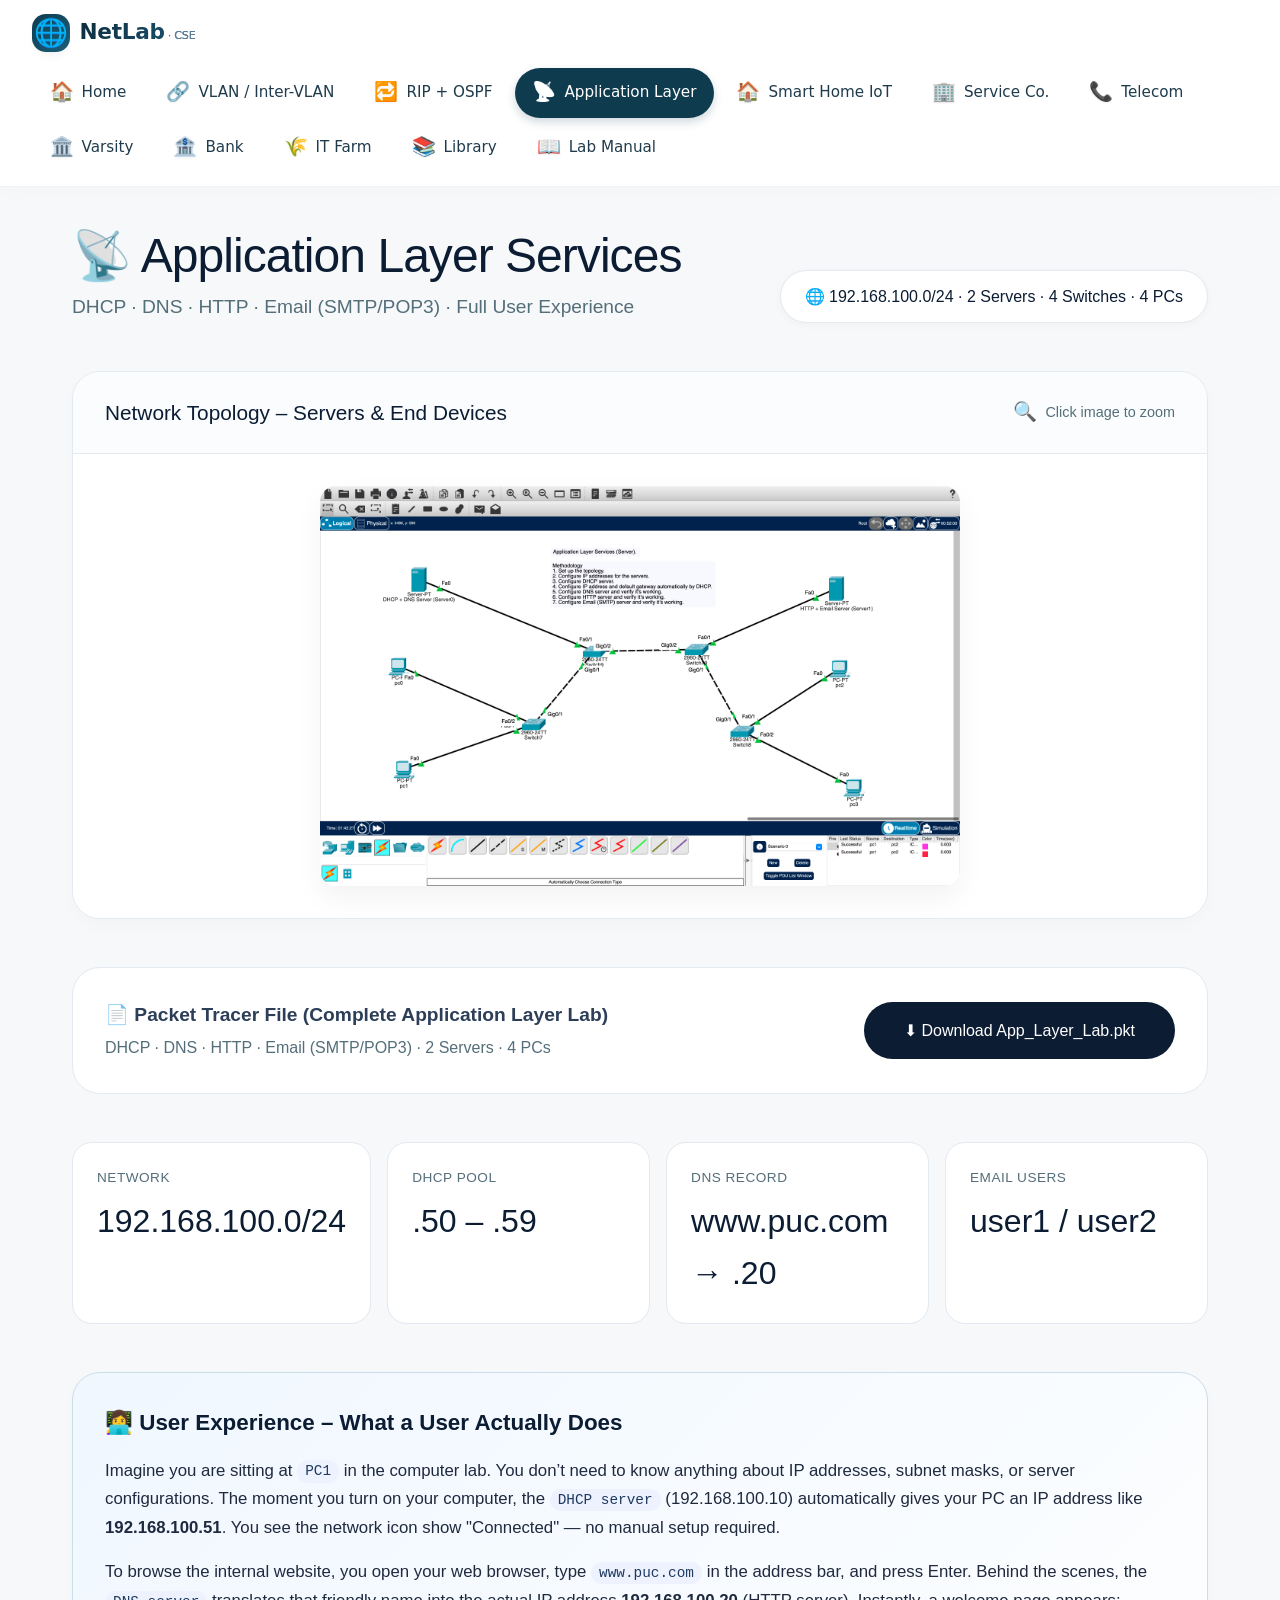
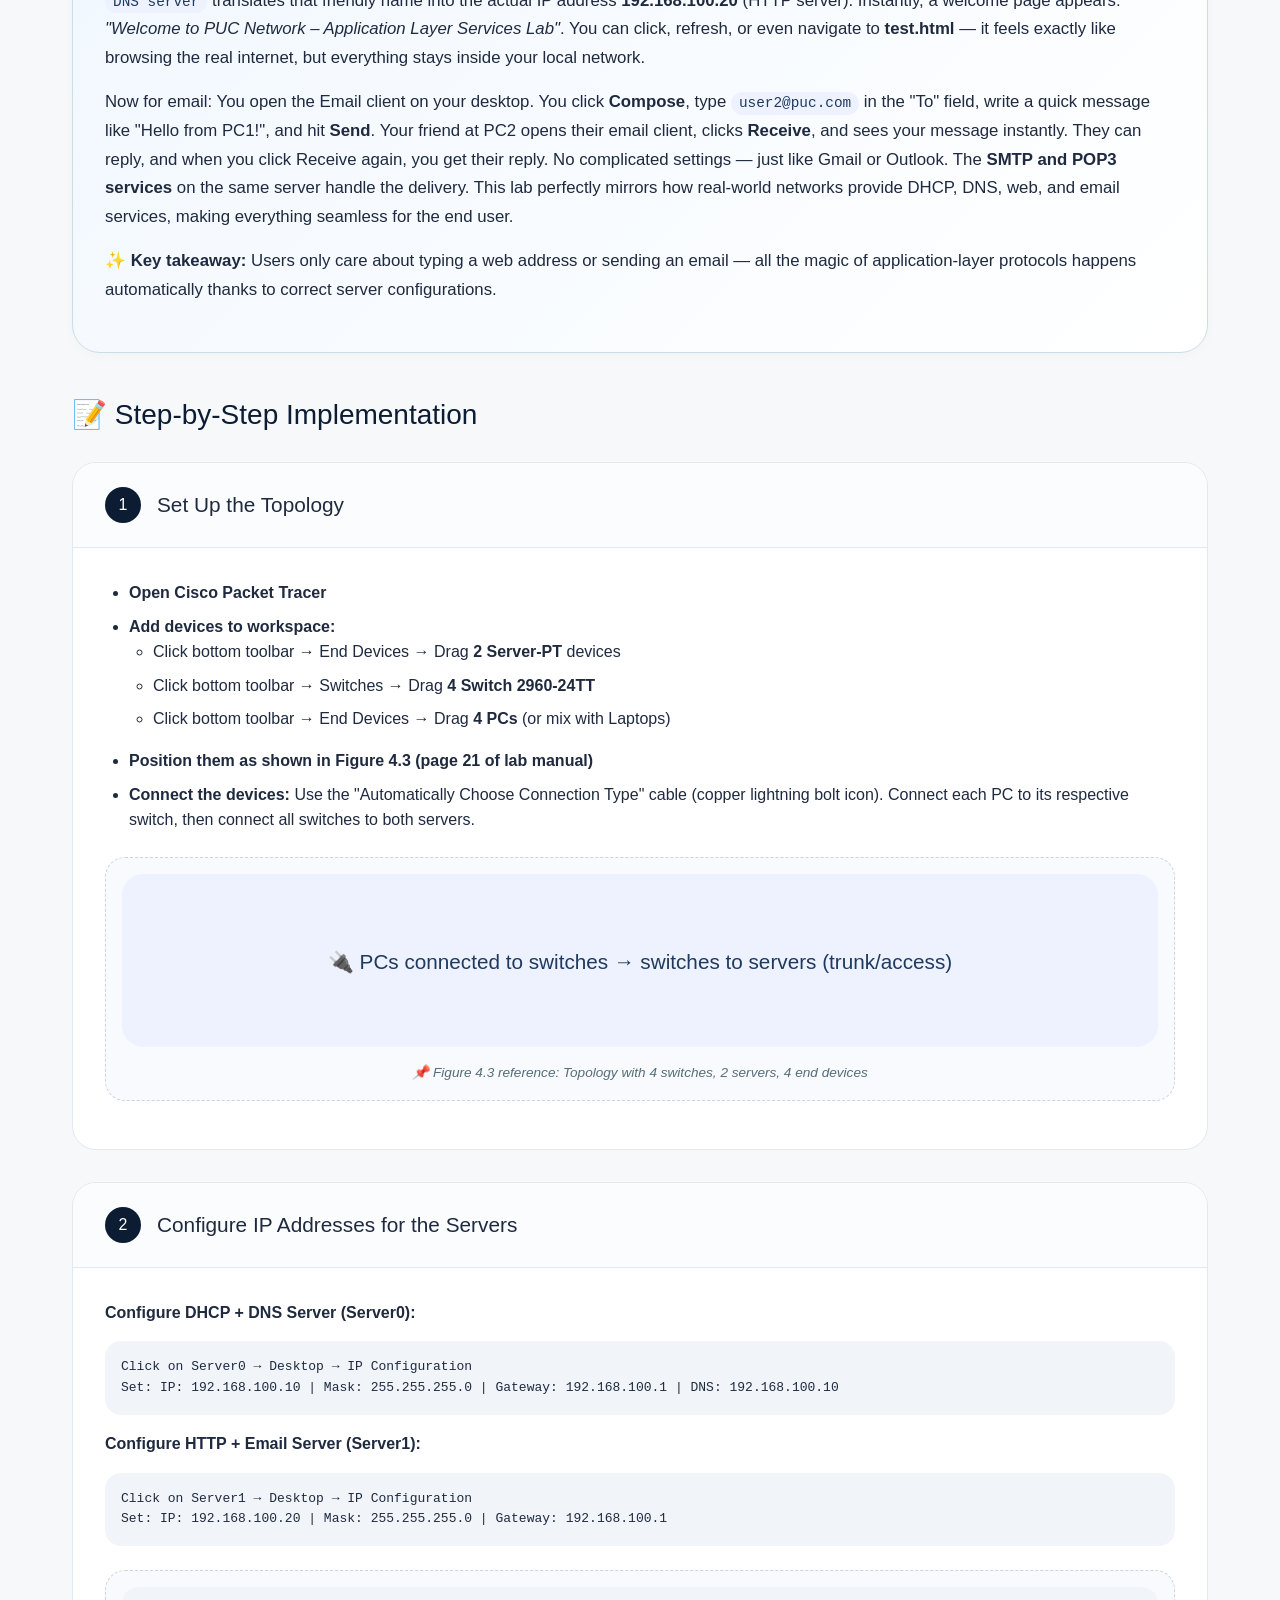
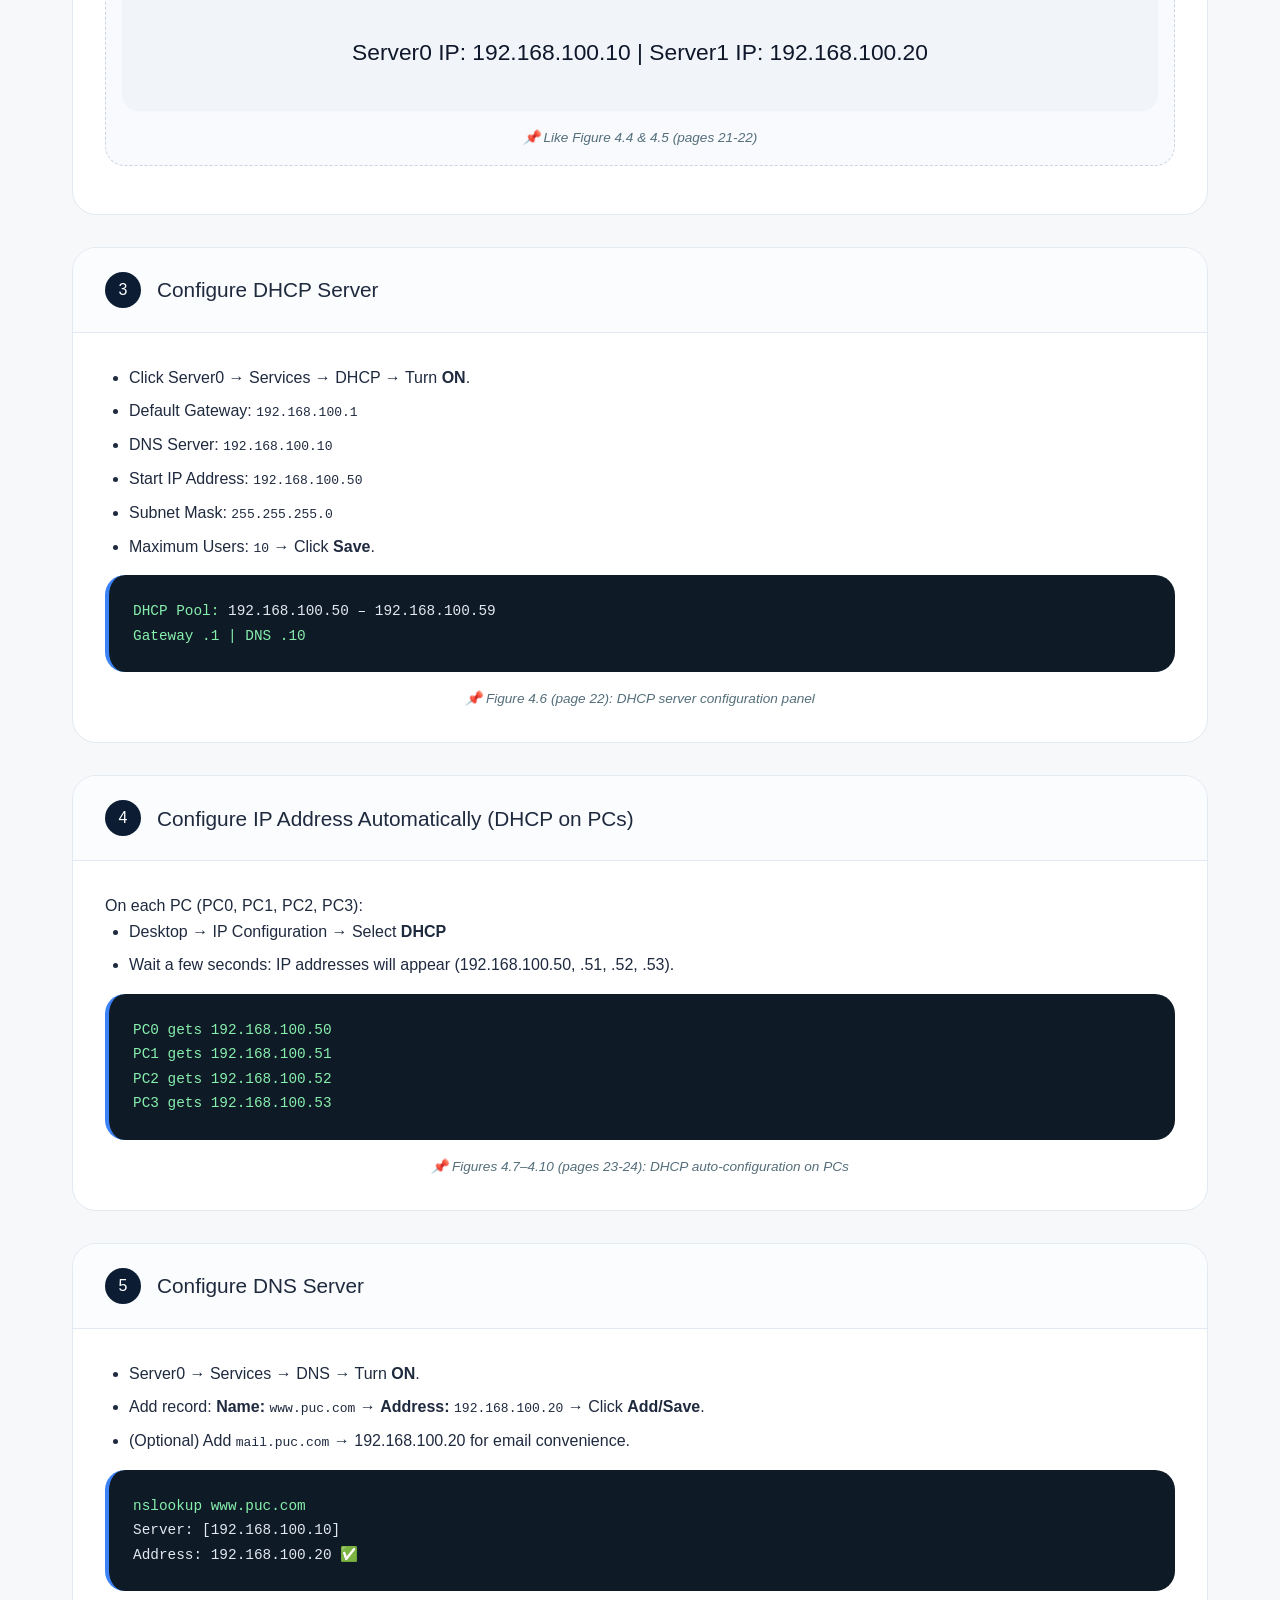
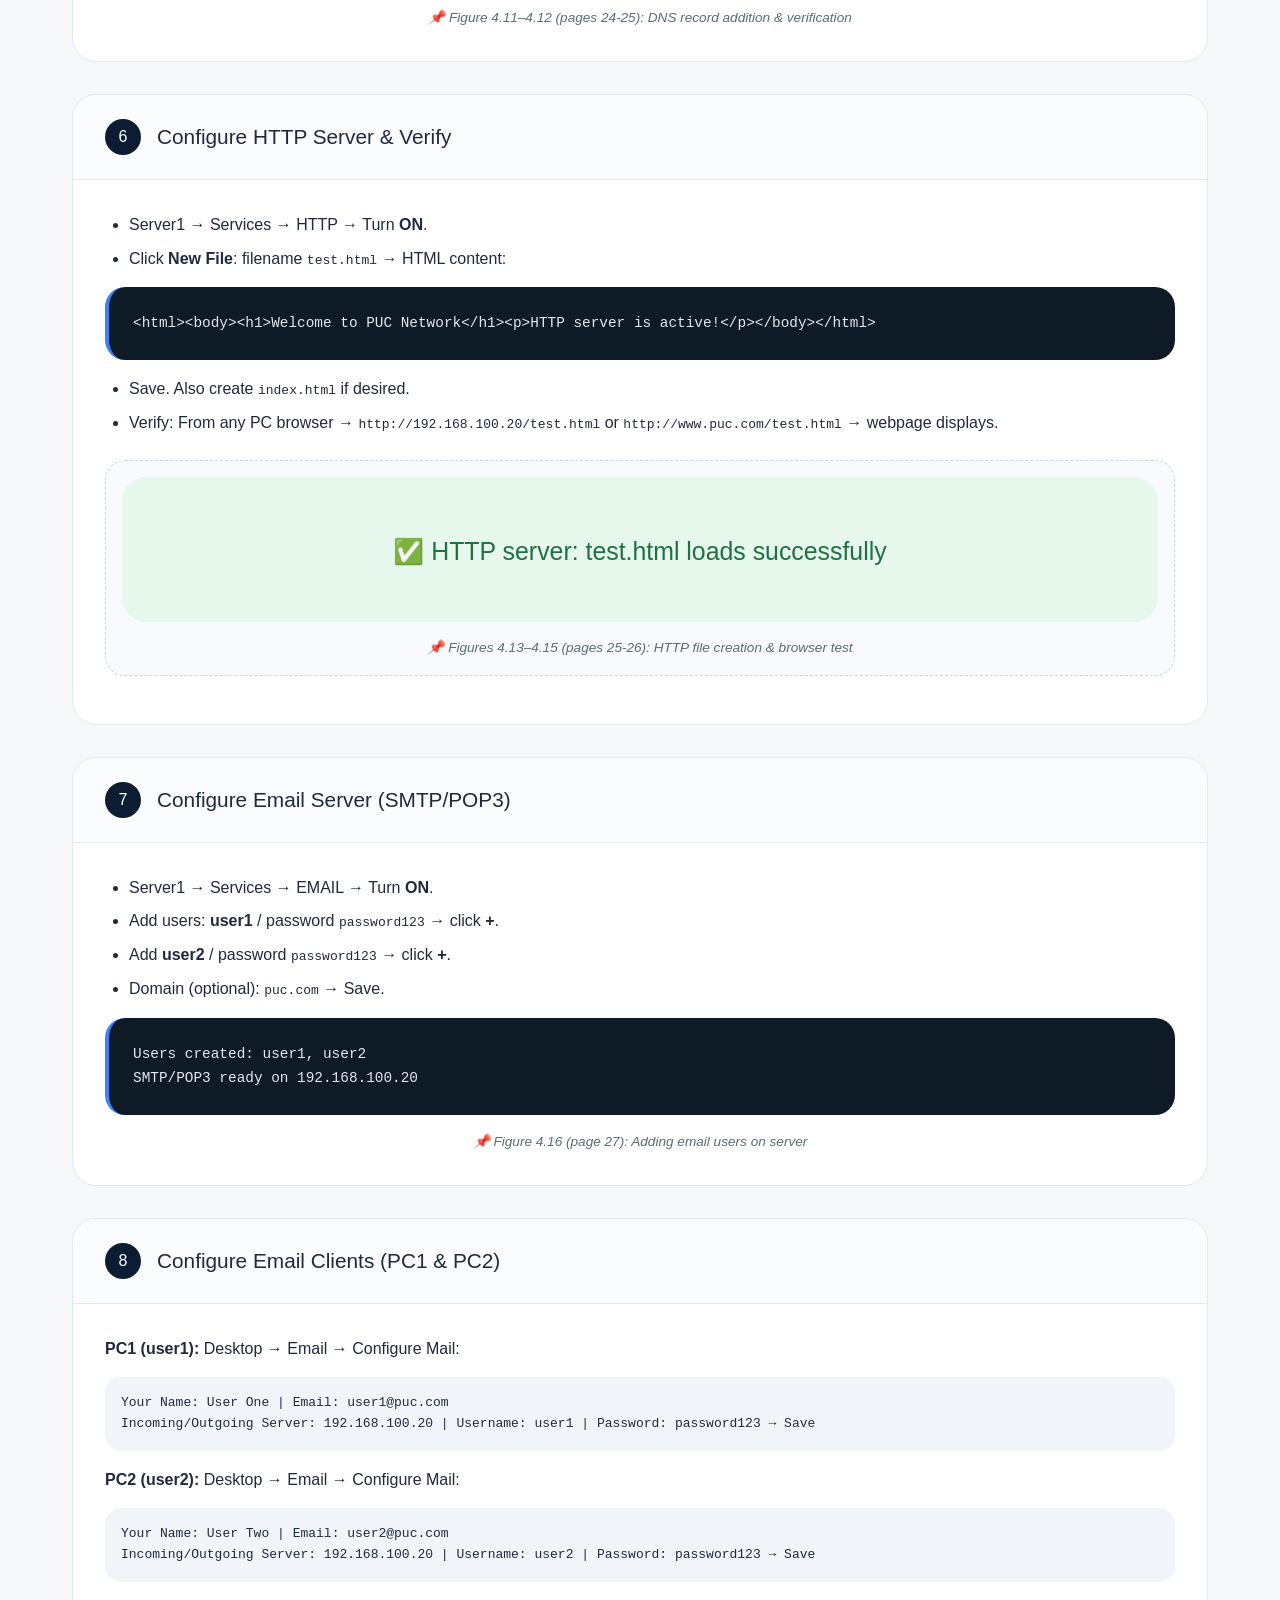
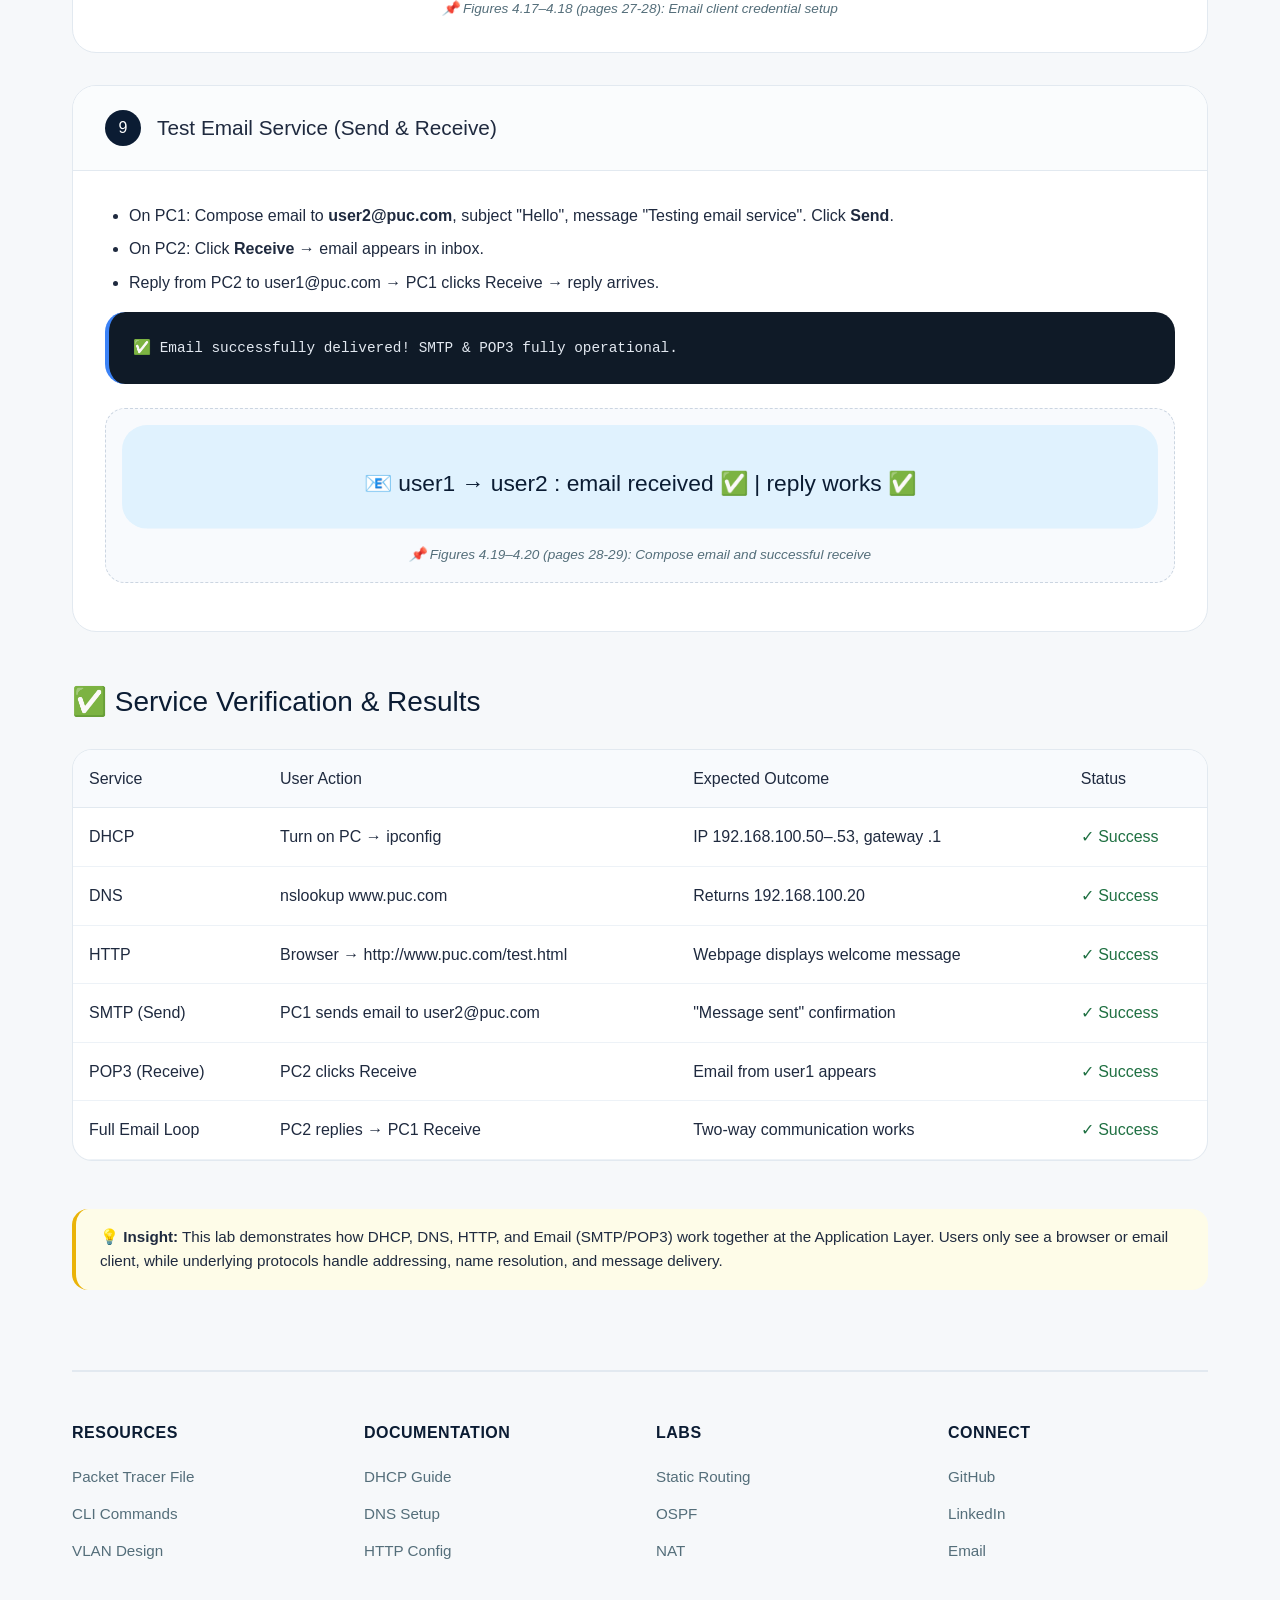
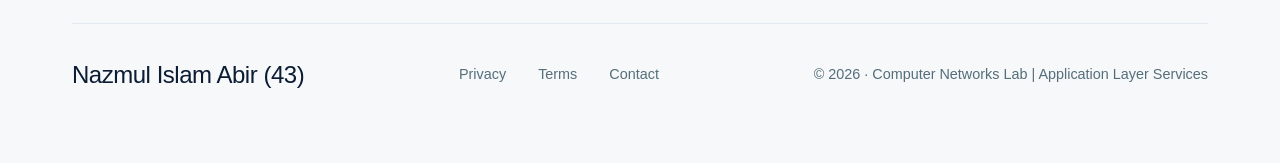
<file: applicationLayer.html>
<!DOCTYPE html>
<html lang="en">
<head>
    <meta charset="UTF-8">
    <meta name="viewport" content="width=device-width, initial-scale=1.0">
    <title>Lab 4: Application Layer Services | DHCP · DNS · HTTP · Email</title>
    <link rel="stylesheet" href="style.css">
    <style>
        /* Additional styles that complement style.css - add these to your style.css if needed */
        .user-experience-card {
            background: linear-gradient(135deg, #f0f7ff, #ffffff);
            border-radius: 28px;
            border: 1px solid #cbdde9;
            padding: 2rem;
            margin-bottom: 2.5rem;
            box-shadow: 0 4px 12px rgba(0,0,0,0.02);
        }

        .user-experience-card p {
            font-size: 1.05rem;
            margin-bottom: 1rem;
            color: #1f2a3f;
            line-height: 1.7;
        }

        .user-experience-card h3 {
            font-size: 1.4rem;
            margin-bottom: 1rem;
            color: #0b1c33;
        }

        .highlight-code {
            background: #eef2ff;
            padding: 0.2rem 0.5rem;
            border-radius: 12px;
            font-family: 'SF Mono', monospace;
            font-size: 0.9rem;
            font-weight: 500;
            color: #1e3a5f;
        }

        .step-image-placeholder {
            margin: 1.5rem 0 1rem;
            background: #f8fafd;
            border-radius: 20px;
            padding: 1rem;
            text-align: center;
            border: 1px dashed #cbd5e1;
        }

        .step-image-placeholder svg {
            max-width: 100%;
            height: auto;
            border-radius: 12px;
        }

        .fig-ref {
            font-size: 0.85rem;
            color: #546e7a;
            text-align: center;
            margin-top: 0.5rem;
            font-style: italic;
        }

        .cli-cmd-block {
            background: #0f1a27;
            border-radius: 20px;
            padding: 1.5rem;
            font-family: 'SF Mono', 'Fira Code', monospace;
            font-size: 0.9rem;
            line-height: 1.7;
            overflow-x: auto;
            color: #e2e8f0;
            border-left: 4px solid #3b82f6;
            margin: 1rem 0;
        }

        .cli-cmd-block .prompt { color: #86efac; }
        .cli-cmd-block .comment { color: #94a3b8; }

        .note-box {
            background: #fefce8;
            border-left: 4px solid #eab308;
            padding: 1rem 1.5rem;
            border-radius: 16px;
            margin: 1rem 0;
            font-size: 0.95rem;
        }

        .success-badge {
            display: inline-block;
            background: #1f7042;
            color: white;
            padding: 0.2rem 0.8rem;
            border-radius: 20px;
            font-size: 0.8rem;
            font-weight: 500;
        }

        .step-content ul, .step-content ol {
            margin-left: 1.5rem;
            margin-bottom: 1rem;
        }

        .step-content li {
            margin-bottom: 0.5rem;
        }

        .device-config {
            background: #f1f5f9;
            padding: 1rem;
            border-radius: 16px;
            font-family: monospace;
            margin: 1rem 0;
        }

        @media (max-width: 768px) {
            .user-experience-card p { font-size: 1rem; }
        }
    </style>
</head>
<body>
    <!-- ========== NAVBAR INJECTION ========== -->
<div id="navbar-container"></div>
<script>
    fetch('navbar.html')
        .then(response => response.text())
        .then(data => {
            document.getElementById('navbar-container').innerHTML = data;
            
            // Re-run navbar's initialization after loading
            if (typeof window.initNavbar === 'undefined') {
                // Small delay to ensure DOM is ready
                setTimeout(() => {
                    const navScript = document.querySelector('#navbar-container script');
                    if (navScript) {
                        eval(navScript.textContent);
                    }
                }, 50);
            }
        })
        .catch(error => console.error('Navbar loading error:', error));
</script>
<!-- ========== END NAVBAR ========== -->
<div class="container">
    <!-- Header -->
    <div class="header">
        <div class="header-left">
            <h1>📡 Application Layer Services</h1>
            <p>DHCP · DNS · HTTP · Email (SMTP/POP3) · Full User Experience</p>
        </div>
        <div class="network-badge">🌐 192.168.100.0/24 · 2 Servers · 4 Switches · 4 PCs</div>
    </div>

    <!-- Topology Image with Zoom (same as your style) -->
    <div class="topology-section">
        <div class="topology-header">
            <h2>Network Topology – Servers & End Devices</h2>
            <div class="zoom-hint"><span>🔍</span> Click image to zoom</div>
        </div>
        <div class="topology-image zoomable-image">
            <img src="images/email.png" alt="Network topology diagram for Application Layer Services">
            
        </div>
    </div>

    <!-- Download Section -->
    <div class="download-card">
    <div class="download-text">
        <h3>📄 Packet Tracer File (Complete Application Layer Lab)</h3>
        <p>DHCP · DNS · HTTP · Email (SMTP/POP3) · 2 Servers · 4 PCs</p>
    </div>
    <a href="projects/app_layer.pkt" class="download-link" download="App_Layer_Services_Lab.pkt">⬇ Download App_Layer_Lab.pkt</a>
</div>

    <!-- Quick Stats -->
    <div class="stats-grid">
        <div class="stat-item"><div class="stat-label">Network</div><div class="stat-number">192.168.100.0/24</div></div>
        <div class="stat-item"><div class="stat-label">DHCP Pool</div><div class="stat-number">.50 – .59</div></div>
        <div class="stat-item"><div class="stat-label">DNS Record</div><div class="stat-number">www.puc.com → .20</div></div>
        <div class="stat-item"><div class="stat-label">Email Users</div><div class="stat-number">user1 / user2</div></div>
    </div>

    <!-- USER EXPERIENCE SECTION (detailed paragraph as requested) -->
    <div class="user-experience-card">
        <h3>👩‍💻 User Experience – What a User Actually Does</h3>
        <p>Imagine you are sitting at <strong class="highlight-code">PC1</strong> in the computer lab. You don’t need to know anything about IP addresses, subnet masks, or server configurations. The moment you turn on your computer, the <strong class="highlight-code">DHCP server</strong> (192.168.100.10) automatically gives your PC an IP address like <strong>192.168.100.51</strong>. You see the network icon show "Connected" — no manual setup required.</p>
        <p>To browse the internal website, you open your web browser, type <strong class="highlight-code">www.puc.com</strong> in the address bar, and press Enter. Behind the scenes, the <strong class="highlight-code">DNS server</strong> translates that friendly name into the actual IP address <strong>192.168.100.20</strong> (HTTP server). Instantly, a welcome page appears: <em>"Welcome to PUC Network – Application Layer Services Lab"</em>. You can click, refresh, or even navigate to <strong>test.html</strong> — it feels exactly like browsing the real internet, but everything stays inside your local network.</p>
        <p>Now for email: You open the Email client on your desktop. You click <strong>Compose</strong>, type <strong class="highlight-code">user2@puc.com</strong> in the "To" field, write a quick message like "Hello from PC1!", and hit <strong>Send</strong>. Your friend at PC2 opens their email client, clicks <strong>Receive</strong>, and sees your message instantly. They can reply, and when you click Receive again, you get their reply. No complicated settings — just like Gmail or Outlook. The <strong>SMTP and POP3 services</strong> on the same server handle the delivery. This lab perfectly mirrors how real-world networks provide DHCP, DNS, web, and email services, making everything seamless for the end user.</p>
        <p>✨ <strong>Key takeaway:</strong> Users only care about typing a web address or sending an email — all the magic of application-layer protocols happens automatically thanks to correct server configurations.</p>
    </div>

    <!-- DETAILED STEP-BY-STEP IMPLEMENTATION (exactly as requested) -->
    <h2>📝 Step-by-Step Implementation</h2>
    <div class="steps">
        <!-- STEP 1: Set Up the Topology -->
        <div class="step">
            <div class="step-header"><span class="step-number">1</span><span class="step-title">Set Up the Topology</span></div>
            <div class="step-content">
                <ul>
                    <li><strong>Open Cisco Packet Tracer</strong></li>
                    <li><strong>Add devices to workspace:</strong>
                        <ul><li>Click bottom toolbar → End Devices → Drag <strong>2 Server-PT</strong> devices</li>
                        <li>Click bottom toolbar → Switches → Drag <strong>4 Switch 2960-24TT</strong></li>
                        <li>Click bottom toolbar → End Devices → Drag <strong>4 PCs</strong> (or mix with Laptops)</li></ul>
                    </li>
                    <li><strong>Position them as shown in Figure 4.3 (page 21 of lab manual)</strong></li>
                    <li><strong>Connect the devices:</strong> Use the "Automatically Choose Connection Type" cable (copper lightning bolt icon). Connect each PC to its respective switch, then connect all switches to both servers.</li>
                </ul>
                <div class="step-image-placeholder">
                    <svg width="100%" height="130" viewBox="0 0 600 100" xmlns="http://www.w3.org/2000/svg"><rect width="600" height="100" fill="#eef2ff" rx="12"/><text x="300" y="55" text-anchor="middle" fill="#1e3a5f" font-size="12">🔌 PCs connected to switches → switches to servers (trunk/access)</text></svg>
                    <div class="fig-ref">📌 Figure 4.3 reference: Topology with 4 switches, 2 servers, 4 end devices</div>
                </div>
            </div>
        </div>

        <!-- STEP 2: Configure IP addresses for servers -->
        <div class="step">
            <div class="step-header"><span class="step-number">2</span><span class="step-title">Configure IP Addresses for the Servers</span></div>
            <div class="step-content">
                <p><strong>Configure DHCP + DNS Server (Server0):</strong></p>
                <div class="device-config">Click on Server0 → Desktop → IP Configuration<br>Set: IP: 192.168.100.10 | Mask: 255.255.255.0 | Gateway: 192.168.100.1 | DNS: 192.168.100.10</div>
                <p><strong>Configure HTTP + Email Server (Server1):</strong></p>
                <div class="device-config">Click on Server1 → Desktop → IP Configuration<br>Set: IP: 192.168.100.20 | Mask: 255.255.255.0 | Gateway: 192.168.100.1</div>
                <div class="step-image-placeholder">
                    <svg width="100%" height="80" viewBox="0 0 500 60"><rect width="500" height="60" fill="#f1f5f9" rx="8"/><text x="250" y="35" text-anchor="middle" fill="#0f172a" font-size="11">Server0 IP: 192.168.100.10  |  Server1 IP: 192.168.100.20</text></svg>
                    <div class="fig-ref">📌 Like Figure 4.4 & 4.5 (pages 21-22)</div>
                </div>
            </div>
        </div>

        <!-- STEP 3: Configure DHCP server -->
        <div class="step">
            <div class="step-header"><span class="step-number">3</span><span class="step-title">Configure DHCP Server</span></div>
            <div class="step-content">
                <ul><li>Click Server0 → Services → DHCP → Turn <strong>ON</strong>.</li>
                <li>Default Gateway: <code>192.168.100.1</code></li>
                <li>DNS Server: <code>192.168.100.10</code></li>
                <li>Start IP Address: <code>192.168.100.50</code></li>
                <li>Subnet Mask: <code>255.255.255.0</code></li>
                <li>Maximum Users: <code>10</code> → Click <strong>Save</strong>.</li></ul>
                <div class="cli-cmd-block">
<span class="prompt">DHCP Pool:</span> 192.168.100.50 – 192.168.100.59<br>
<span class="prompt">Gateway .1 | DNS .10</span>
                </div>
                <div class="fig-ref">📌 Figure 4.6 (page 22): DHCP server configuration panel</div>
            </div>
        </div>

        <!-- STEP 4: Configure PCs via DHCP -->
        <div class="step">
            <div class="step-header"><span class="step-number">4</span><span class="step-title">Configure IP Address Automatically (DHCP on PCs)</span></div>
            <div class="step-content">
                <p>On each PC (PC0, PC1, PC2, PC3):</p>
                <ul><li>Desktop → IP Configuration → Select <strong>DHCP</strong></li>
                <li>Wait a few seconds: IP addresses will appear (192.168.100.50, .51, .52, .53).</li></ul>
                <div class="cli-cmd-block">
<span class="prompt">PC0 gets 192.168.100.50</span><br>
<span class="prompt">PC1 gets 192.168.100.51</span><br>
<span class="prompt">PC2 gets 192.168.100.52</span><br>
<span class="prompt">PC3 gets 192.168.100.53</span>
                </div>
                <div class="fig-ref">📌 Figures 4.7–4.10 (pages 23-24): DHCP auto-configuration on PCs</div>
            </div>
        </div>

        <!-- STEP 5: Configure DNS server -->
        <div class="step">
            <div class="step-header"><span class="step-number">5</span><span class="step-title">Configure DNS Server</span></div>
            <div class="step-content">
                <ul><li>Server0 → Services → DNS → Turn <strong>ON</strong>.</li>
                <li>Add record: <strong>Name:</strong> <code>www.puc.com</code> → <strong>Address:</strong> <code>192.168.100.20</code> → Click <strong>Add/Save</strong>.</li>
                <li>(Optional) Add <code>mail.puc.com</code> → 192.168.100.20 for email convenience.</li></ul>
                <div class="cli-cmd-block">
<span class="prompt">nslookup www.puc.com</span><br>
Server:  [192.168.100.10]<br>
Address: 192.168.100.20  ✅
                </div>
                <div class="fig-ref">📌 Figure 4.11–4.12 (pages 24-25): DNS record addition & verification</div>
            </div>
        </div>

        <!-- STEP 6: Configure HTTP server -->
        <div class="step">
            <div class="step-header"><span class="step-number">6</span><span class="step-title">Configure HTTP Server & Verify</span></div>
            <div class="step-content">
                <ul><li>Server1 → Services → HTTP → Turn <strong>ON</strong>.</li>
                <li>Click <strong>New File</strong>: filename <code>test.html</code> → HTML content:</li></ul>
                <div class="cli-cmd-block">
&lt;html&gt;&lt;body&gt;&lt;h1&gt;Welcome to PUC Network&lt;/h1&gt;&lt;p&gt;HTTP server is active!&lt;/p&gt;&lt;/body&gt;&lt;/html&gt;
                </div>
                <ul><li>Save. Also create <code>index.html</code> if desired.</li>
                <li>Verify: From any PC browser → <code>http://192.168.100.20/test.html</code> or <code>http://www.puc.com/test.html</code> → webpage displays.</li></ul>
                <div class="step-image-placeholder">
                    <svg width="100%" height="90" viewBox="0 0 500 70"><rect width="500" height="70" fill="#e6f7ec" rx="12"/><text x="250" y="40" text-anchor="middle" fill="#1f7042" font-size="12">✅ HTTP server: test.html loads successfully</text></svg>
                    <div class="fig-ref">📌 Figures 4.13–4.15 (pages 25-26): HTTP file creation & browser test</div>
                </div>
            </div>
        </div>

        <!-- STEP 7: Configure Email (SMTP) server -->
        <div class="step">
            <div class="step-header"><span class="step-number">7</span><span class="step-title">Configure Email Server (SMTP/POP3)</span></div>
            <div class="step-content">
                <ul><li>Server1 → Services → EMAIL → Turn <strong>ON</strong>.</li>
                <li>Add users: <strong>user1</strong> / password <code>password123</code> → click <strong>+</strong>.</li>
                <li>Add <strong>user2</strong> / password <code>password123</code> → click <strong>+</strong>.</li>
                <li>Domain (optional): <code>puc.com</code> → Save.</li></ul>
                <div class="cli-cmd-block">
Users created: user1, user2<br>
SMTP/POP3 ready on 192.168.100.20
                </div>
                <div class="fig-ref">📌 Figure 4.16 (page 27): Adding email users on server</div>
            </div>
        </div>

        <!-- STEP 8: Email Client configuration on PCs -->
        <div class="step">
            <div class="step-header"><span class="step-number">8</span><span class="step-title">Configure Email Clients (PC1 & PC2)</span></div>
            <div class="step-content">
                <p><strong>PC1 (user1):</strong> Desktop → Email → Configure Mail:</p>
                <div class="device-config">Your Name: User One | Email: user1@puc.com<br>Incoming/Outgoing Server: 192.168.100.20 | Username: user1 | Password: password123 → Save</div>
                <p><strong>PC2 (user2):</strong> Desktop → Email → Configure Mail:</p>
                <div class="device-config">Your Name: User Two | Email: user2@puc.com<br>Incoming/Outgoing Server: 192.168.100.20 | Username: user2 | Password: password123 → Save</div>
                <div class="fig-ref">📌 Figures 4.17–4.18 (pages 27-28): Email client credential setup</div>
            </div>
        </div>

        <!-- STEP 9: Test Email Service -->
        <div class="step">
            <div class="step-header"><span class="step-number">9</span><span class="step-title">Test Email Service (Send & Receive)</span></div>
            <div class="step-content">
                <ul><li>On PC1: Compose email to <strong>user2@puc.com</strong>, subject "Hello", message "Testing email service". Click <strong>Send</strong>.</li>
                <li>On PC2: Click <strong>Receive</strong> → email appears in inbox.</li>
                <li>Reply from PC2 to user1@puc.com → PC1 clicks Receive → reply arrives.</li></ul>
                <div class="cli-cmd-block">
✅ Email successfully delivered! SMTP & POP3 fully operational.
                </div>
                <div class="step-image-placeholder">
                    <svg width="100%" height="70" viewBox="0 0 500 50"><rect width="500" height="50" fill="#e0f2fe" rx="12"/><text x="250" y="32" text-anchor="middle" fill="#0b1c33" font-size="11">📧 user1 → user2 : email received ✅ | reply works ✅</text></svg>
                    <div class="fig-ref">📌 Figures 4.19–4.20 (pages 28-29): Compose email and successful receive</div>
                </div>
            </div>
        </div>
    </div>

    <!-- Verification Table -->
    <h2>✅ Service Verification & Results</h2>
    <div class="table-wrapper">
        <table>
            <thead><tr><th>Service</th><th>User Action</th><th>Expected Outcome</th><th>Status</th></tr></thead>
            <tbody>
                <tr><td>DHCP</td><td>Turn on PC → ipconfig</td><td>IP 192.168.100.50–.53, gateway .1</td><td class="success">✓ Success</td></tr>
                <tr><td>DNS</td><td>nslookup www.puc.com</td><td>Returns 192.168.100.20</td><td class="success">✓ Success</td></tr>
                <tr><td>HTTP</td><td>Browser → http://www.puc.com/test.html</td><td>Webpage displays welcome message</td><td class="success">✓ Success</td></tr>
                <tr><td>SMTP (Send)</td><td>PC1 sends email to user2@puc.com</td><td>"Message sent" confirmation</td><td class="success">✓ Success</td></tr>
                <tr><td>POP3 (Receive)</td><td>PC2 clicks Receive</td><td>Email from user1 appears</td><td class="success">✓ Success</td></tr>
                <tr><td>Full Email Loop</td><td>PC2 replies → PC1 Receive</td><td>Two-way communication works</td><td class="success">✓ Success</td></tr>
            </tbody>
        </table>
    </div>

    <!-- Additional notes -->
    <div class="note-box">
        💡 <strong>Insight:</strong> This lab demonstrates how DHCP, DNS, HTTP, and Email (SMTP/POP3) work together at the Application Layer. Users only see a browser or email client, while underlying protocols handle addressing, name resolution, and message delivery.
    </div>

    <!-- Footer -->
    <div class="footer">
        <div class="footer-content">
            <div class="footer-column"><h4>Resources</h4><ul><li><a href="#">Packet Tracer File</a></li><li><a href="#">CLI Commands</a></li><li><a href="#">VLAN Design</a></li></ul></div>
            <div class="footer-column"><h4>Documentation</h4><ul><li><a href="#">DHCP Guide</a></li><li><a href="#">DNS Setup</a></li><li><a href="#">HTTP Config</a></li></ul></div>
            <div class="footer-column"><h4>Labs</h4><ul><li><a href="#">Static Routing</a></li><li><a href="#">OSPF</a></li><li><a href="#">NAT</a></li></ul></div>
            <div class="footer-column"><h4>Connect</h4><ul><li><a href="#">GitHub</a></li><li><a href="#">LinkedIn</a></li><li><a href="#">Email</a></li></ul></div>
        </div>
        <div class="footer-bottom">
            <div class="creator-name">Nazmul Islam Abir (43)</div>
            <div class="footer-links"><a href="#">Privacy</a><a href="#">Terms</a><a href="#">Contact</a></div>
            <div class="copyright">© 2026 · Computer Networks Lab | Application Layer Services</div>
        </div>
    </div>
</div>

<!-- Image Zoom Script (using your style.css class) -->
<script>
    document.querySelectorAll('.zoomable-image').forEach(el => {
        el.addEventListener('click', function(e) {
            this.classList.toggle('zoomed');
        });
    });
</script>
</body>
</html>
</file>
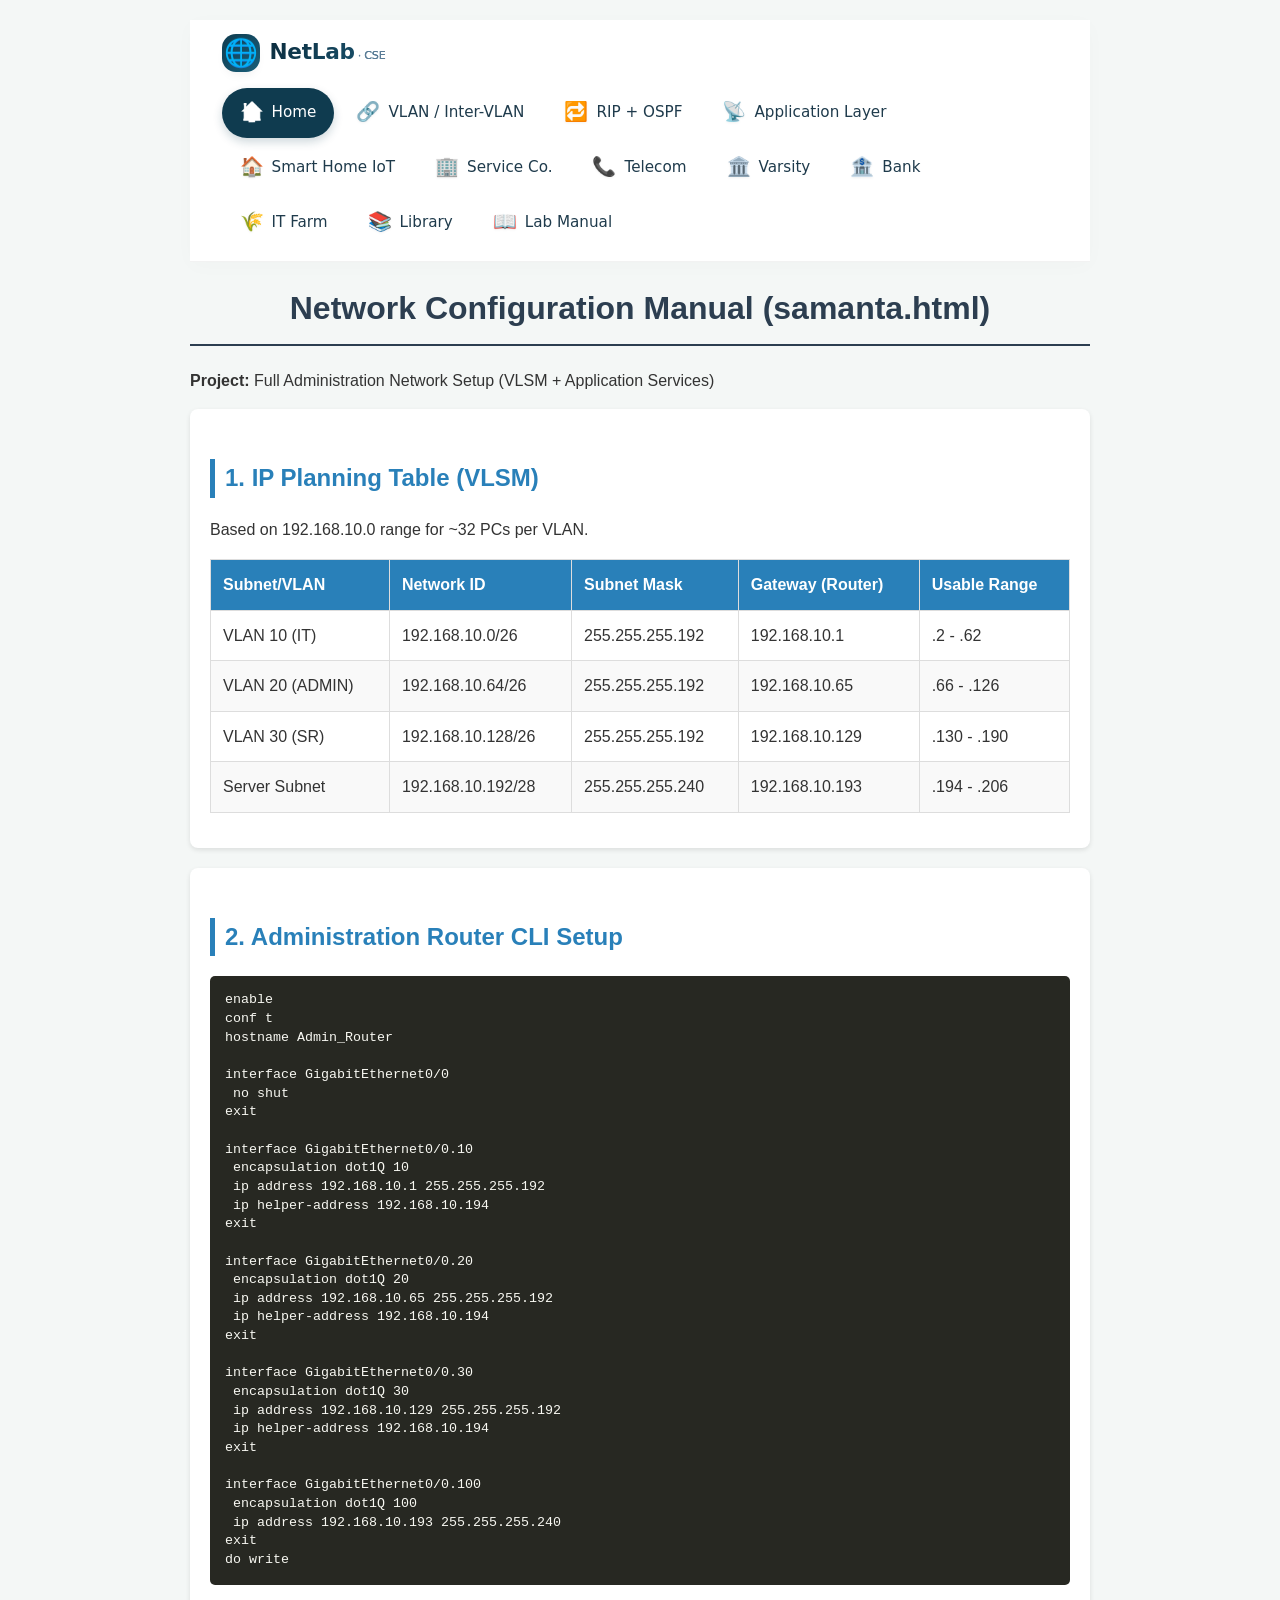
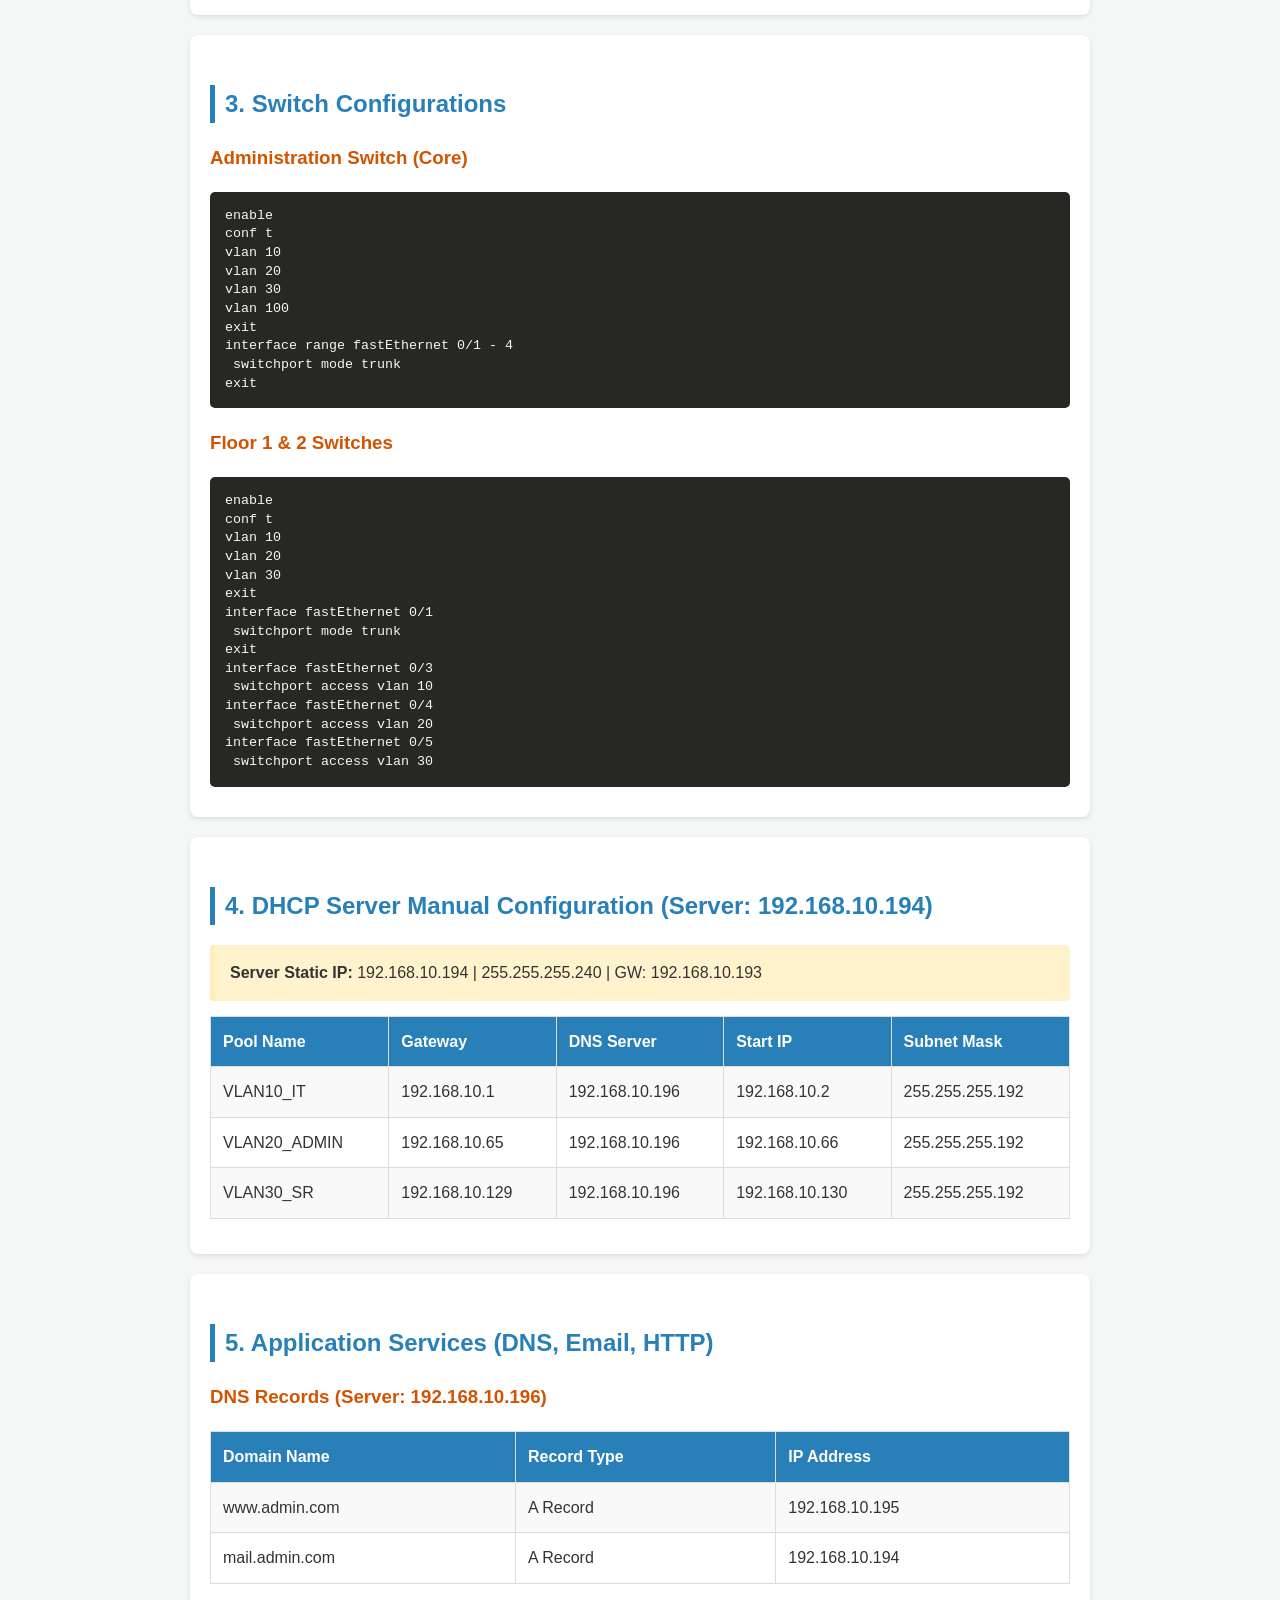
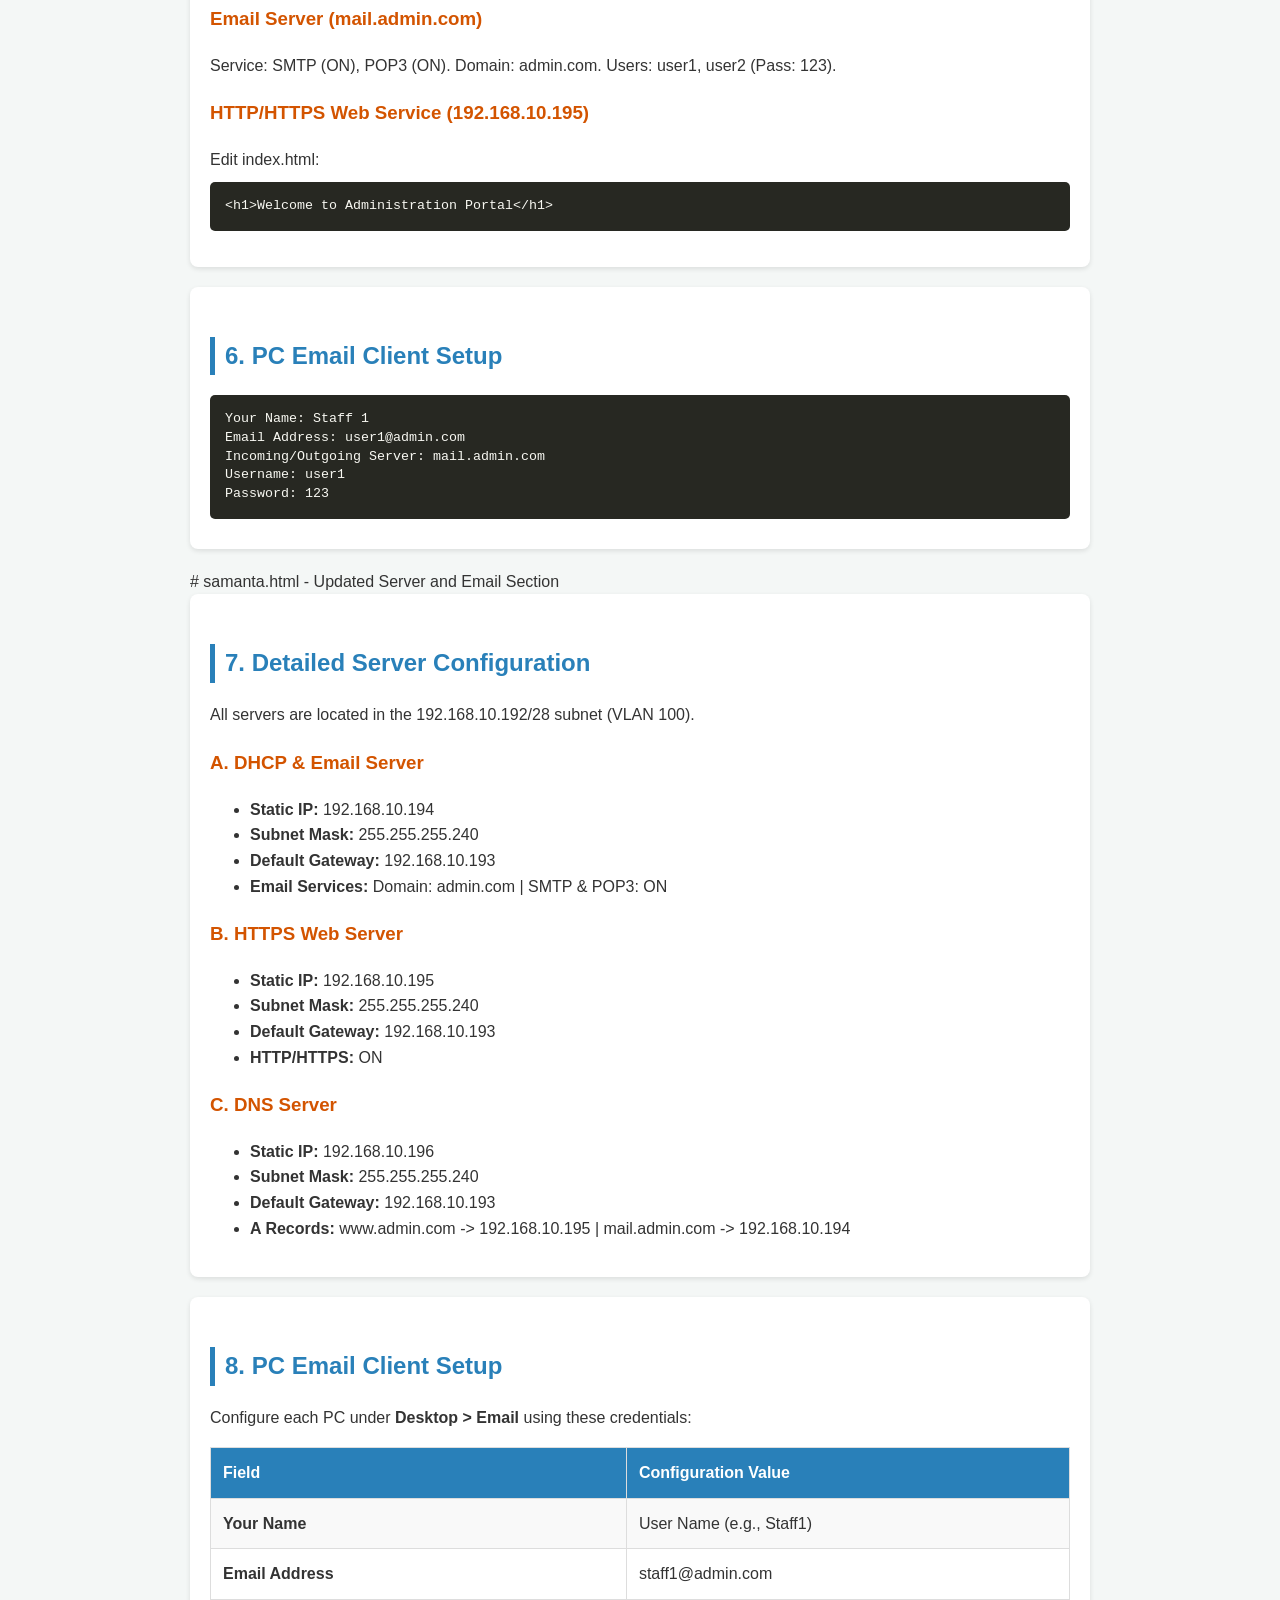
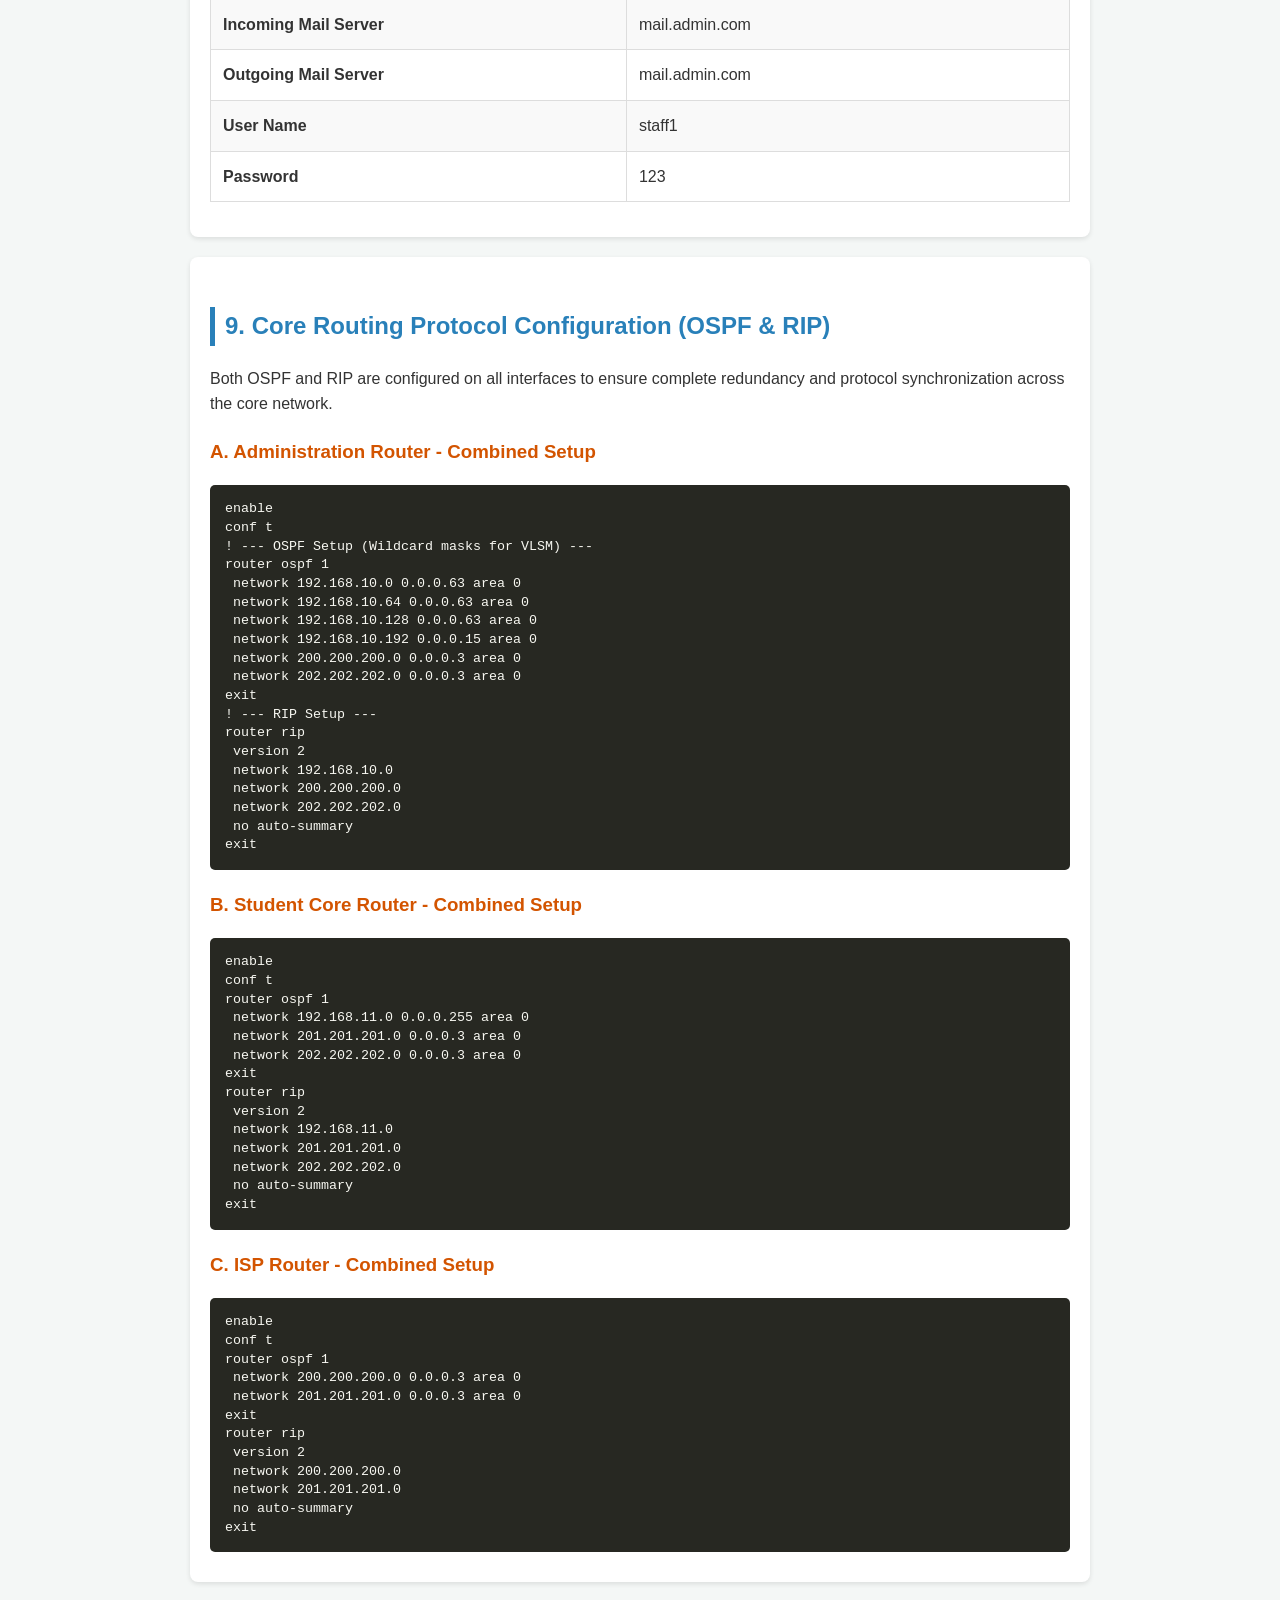
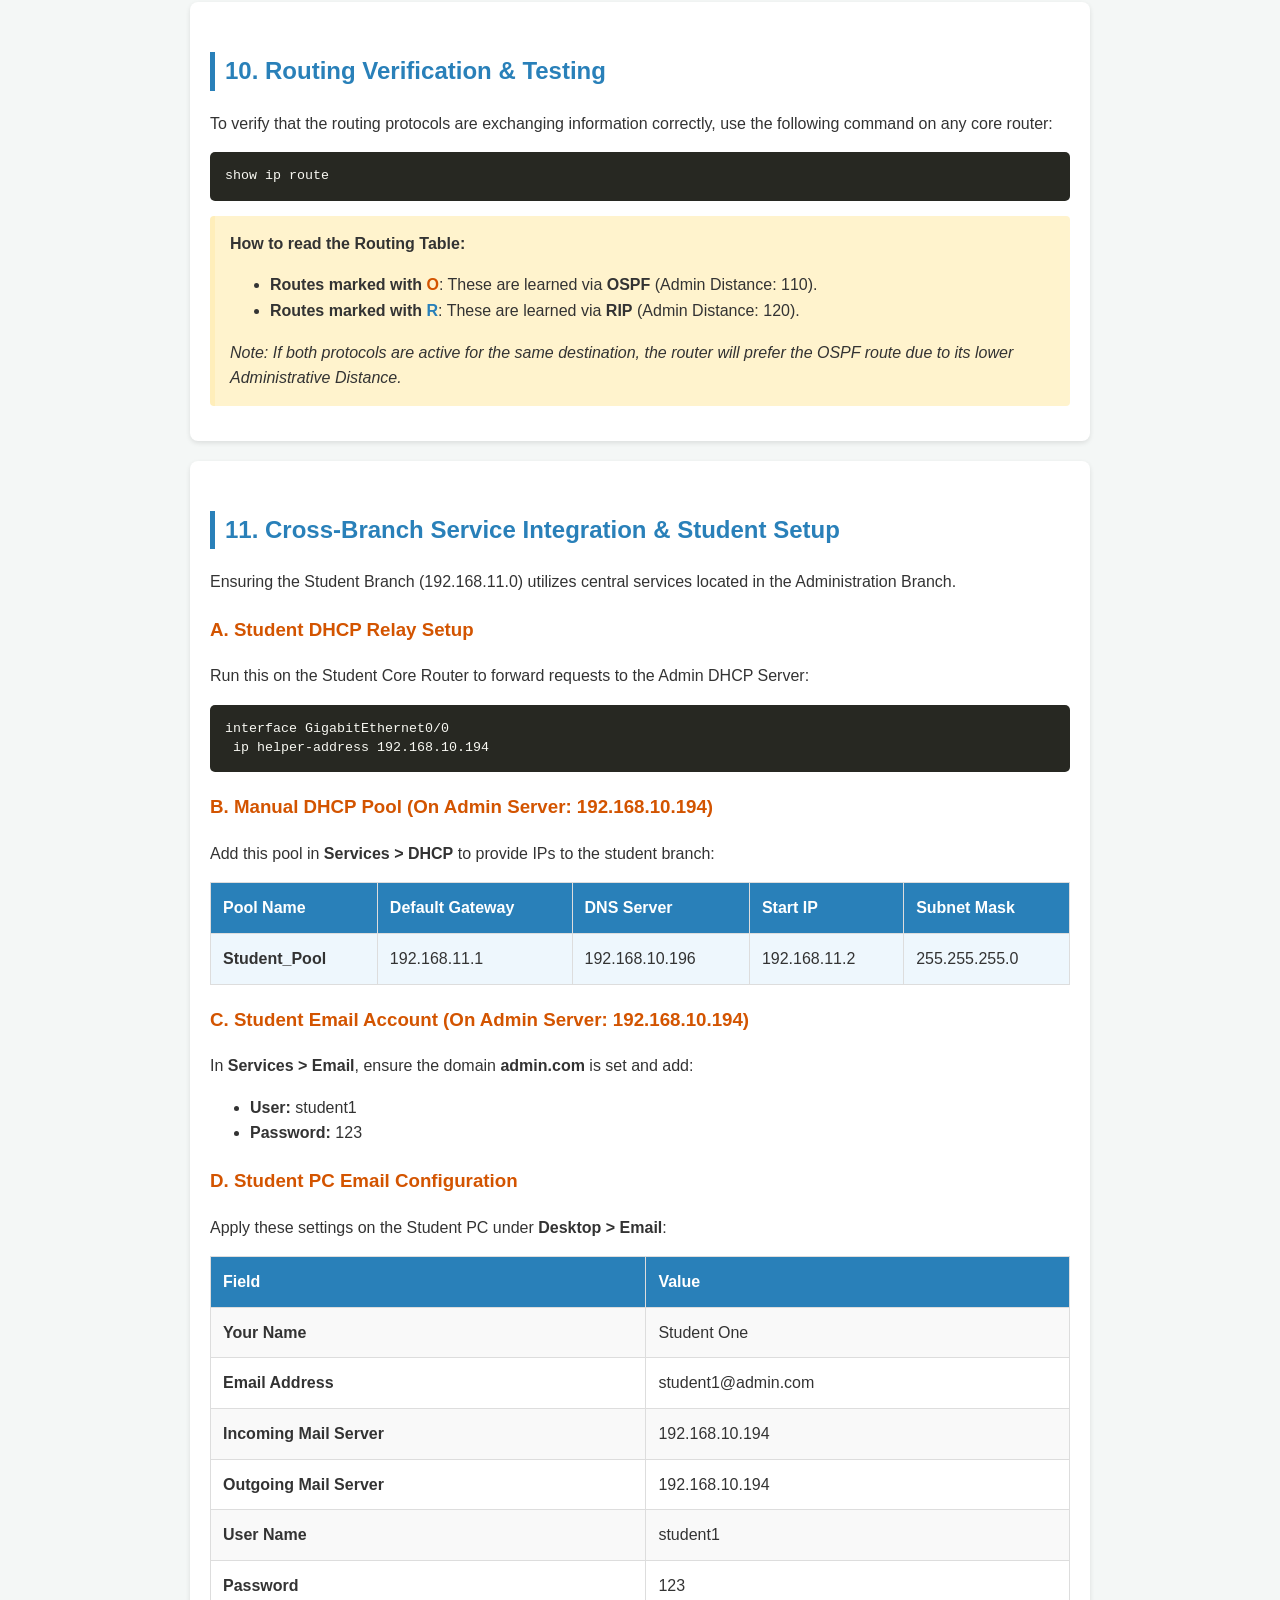
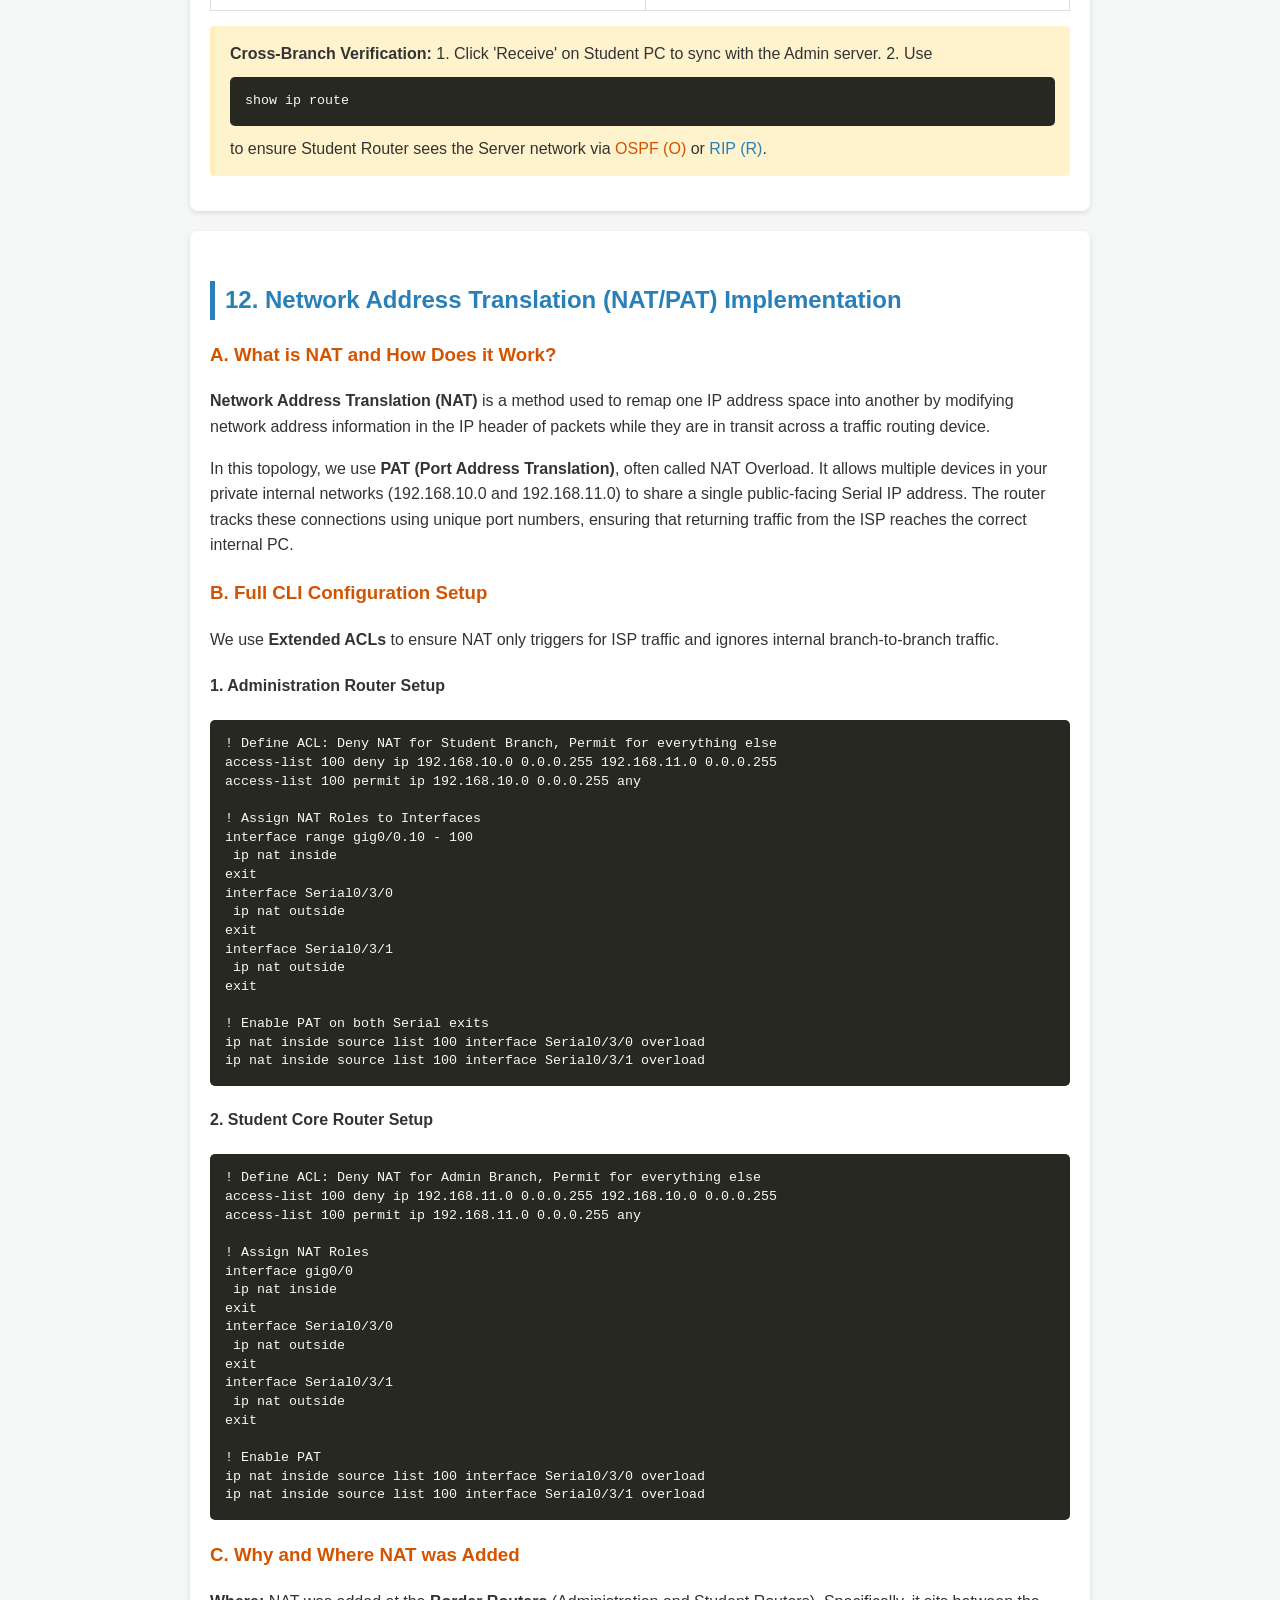
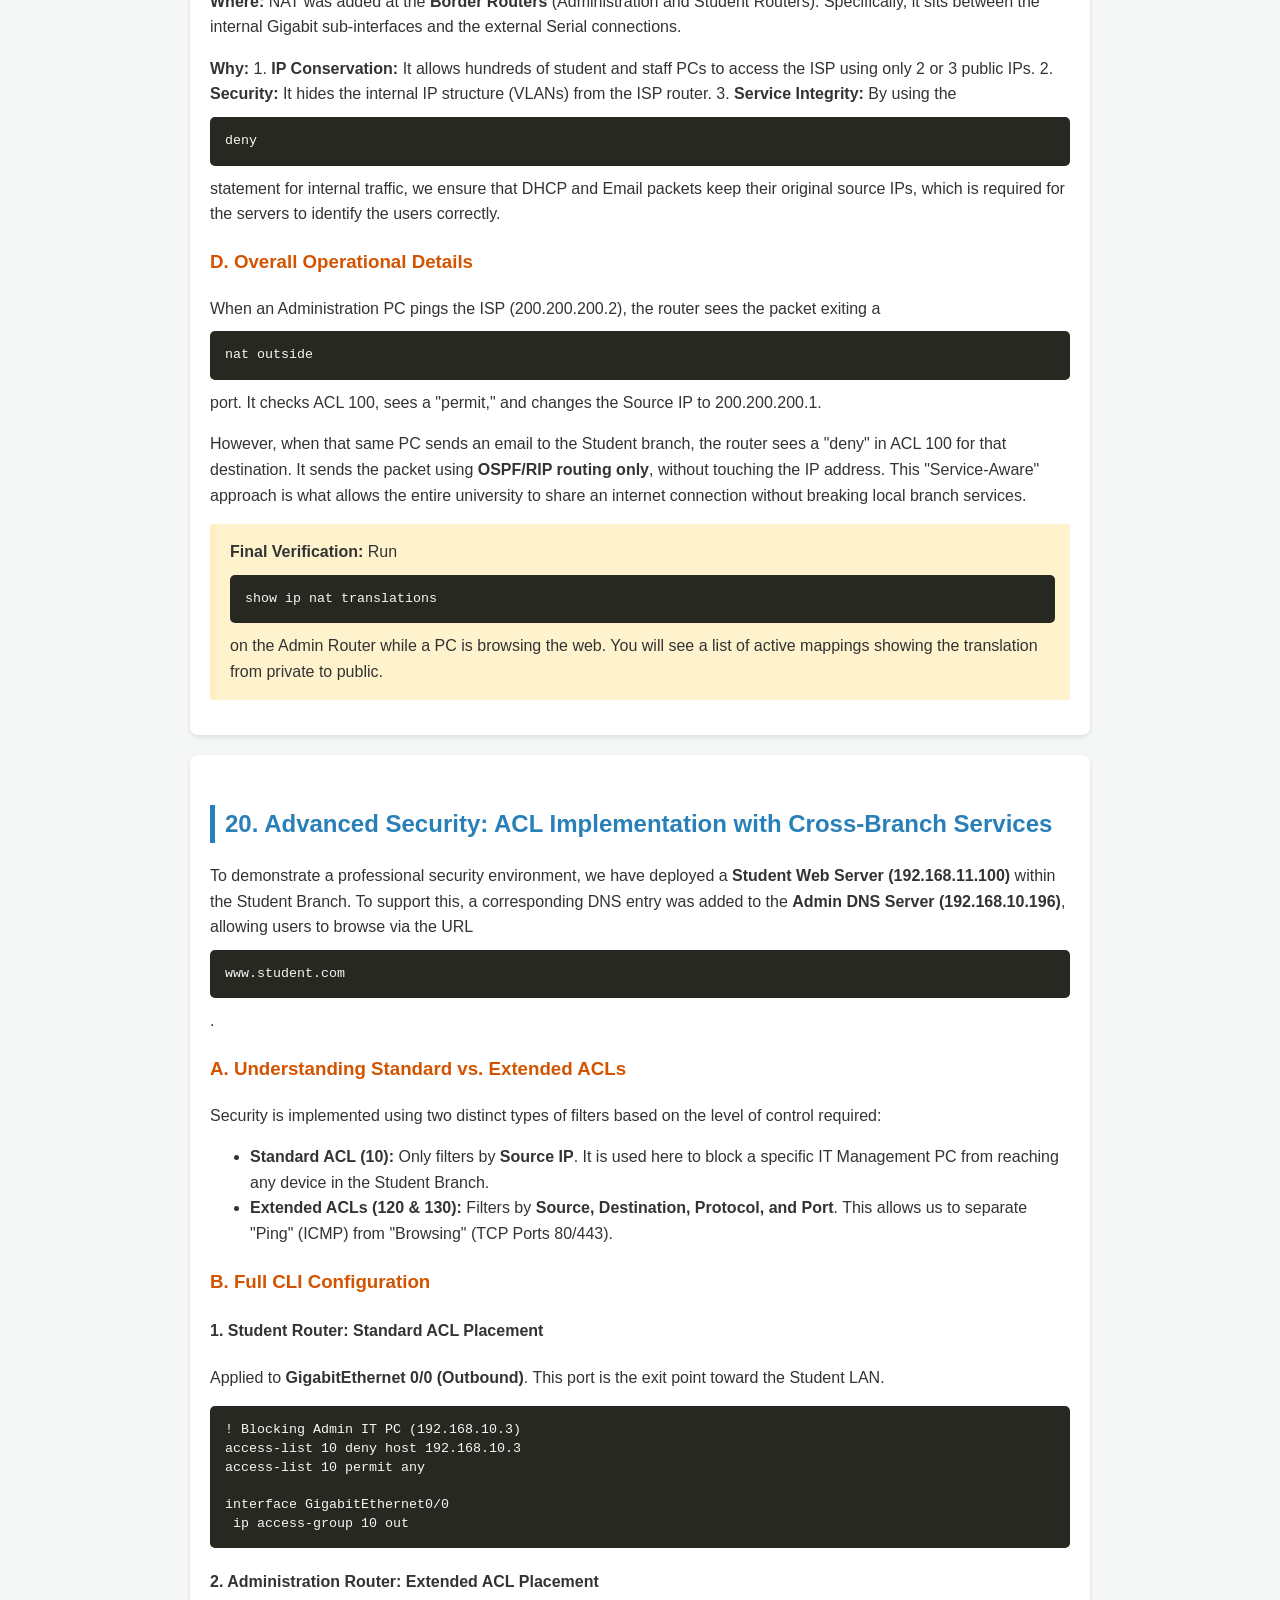
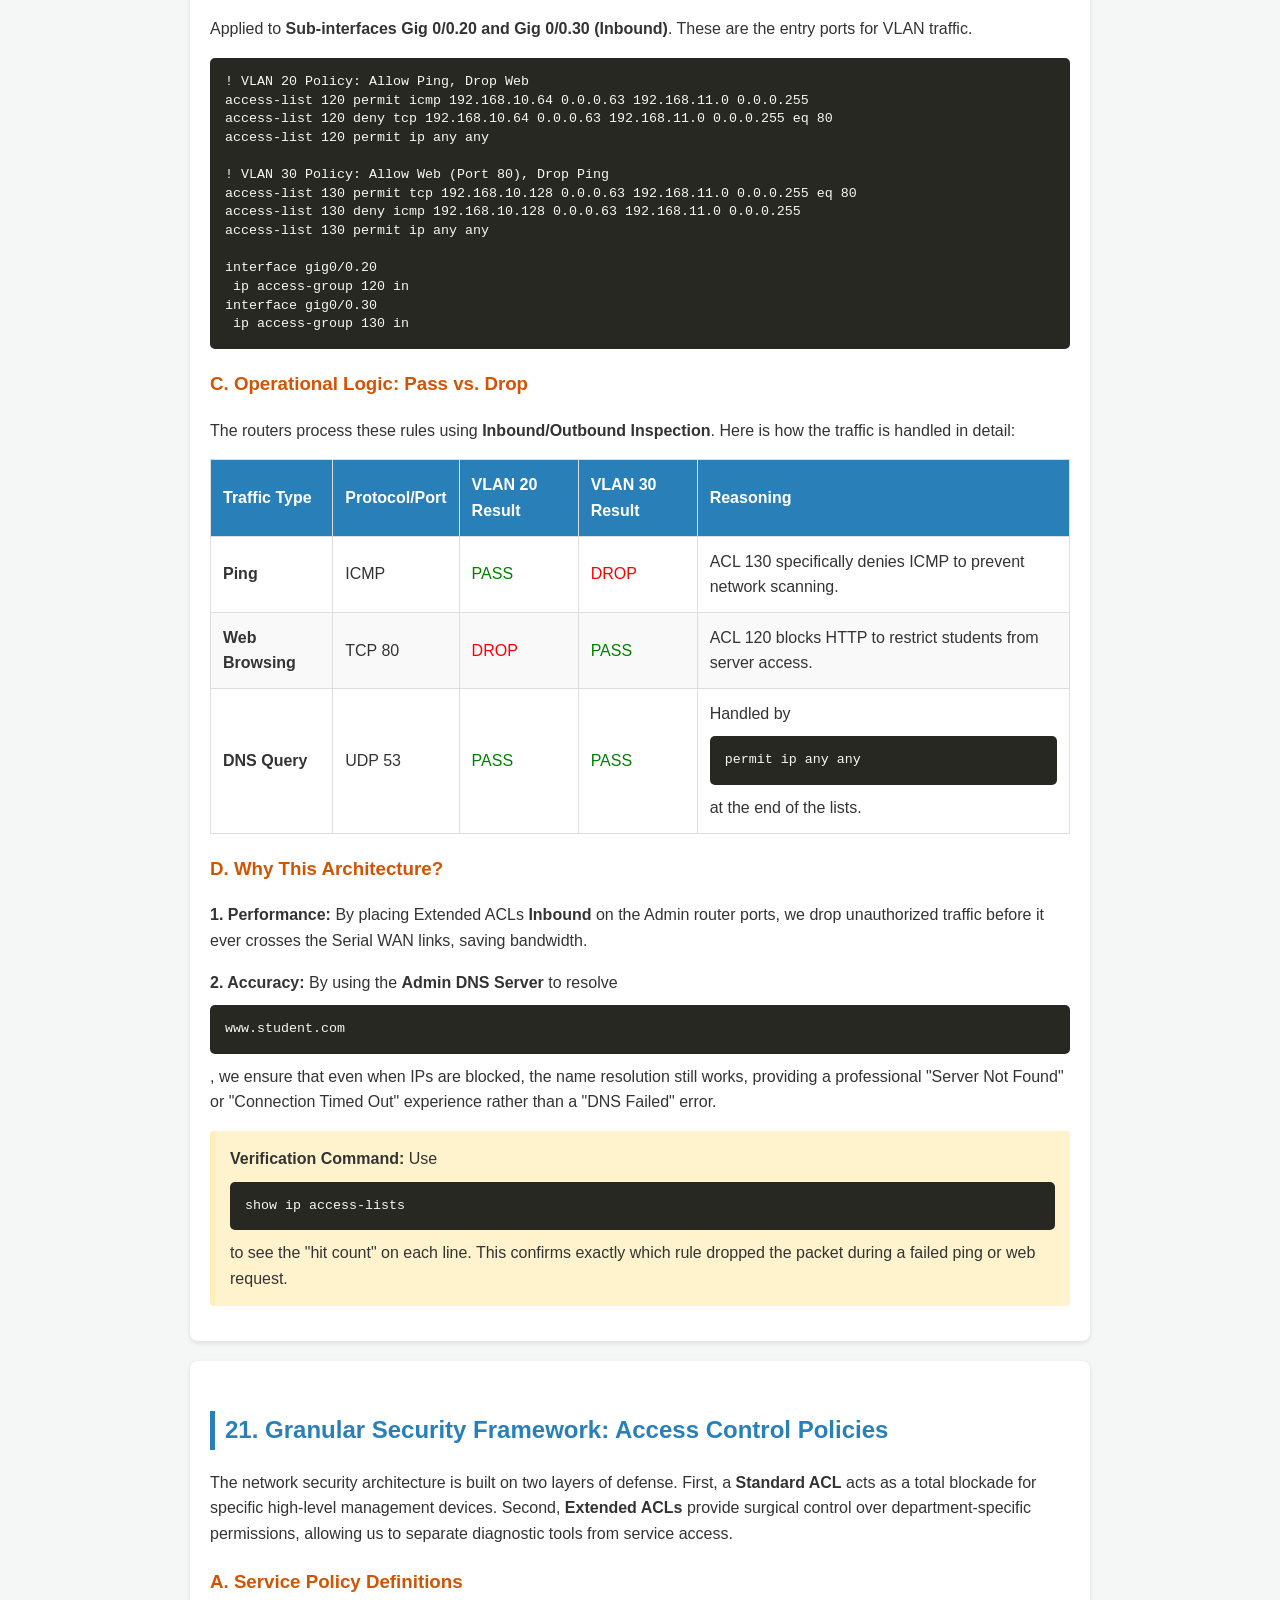
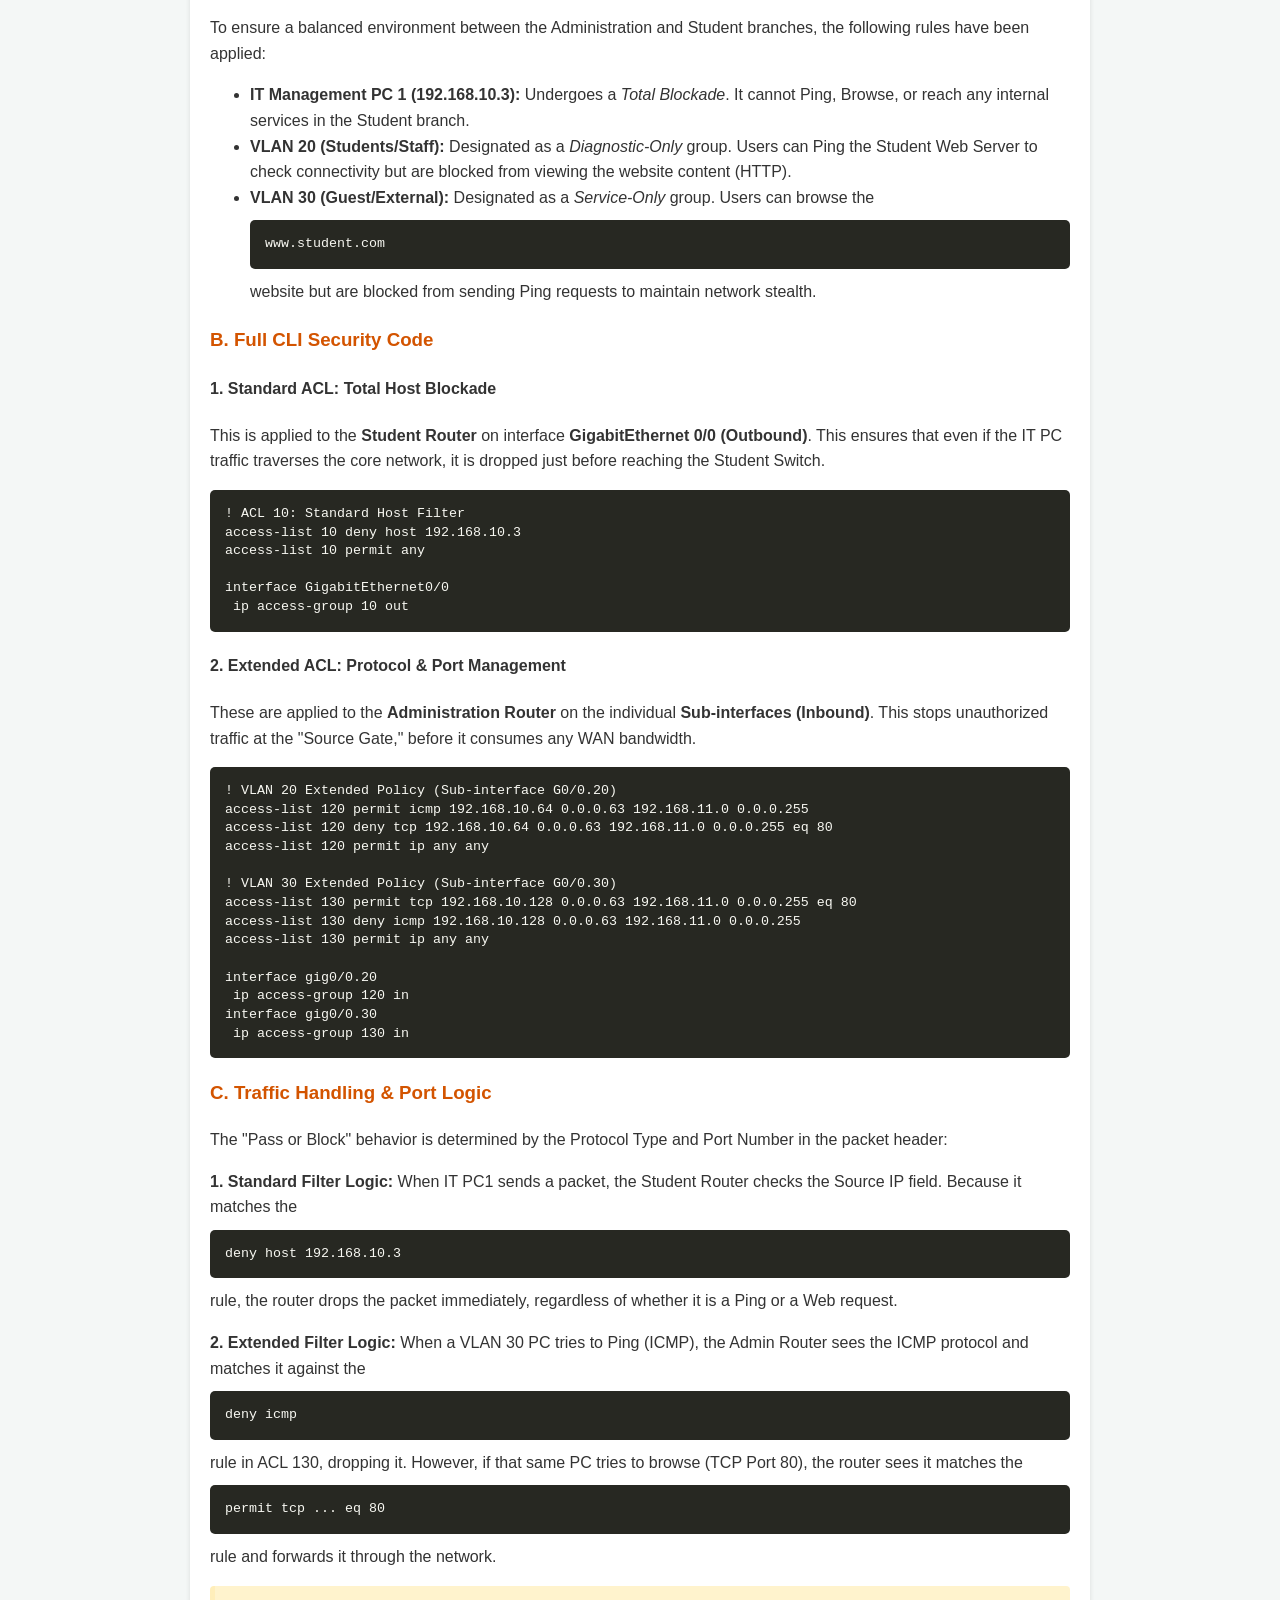
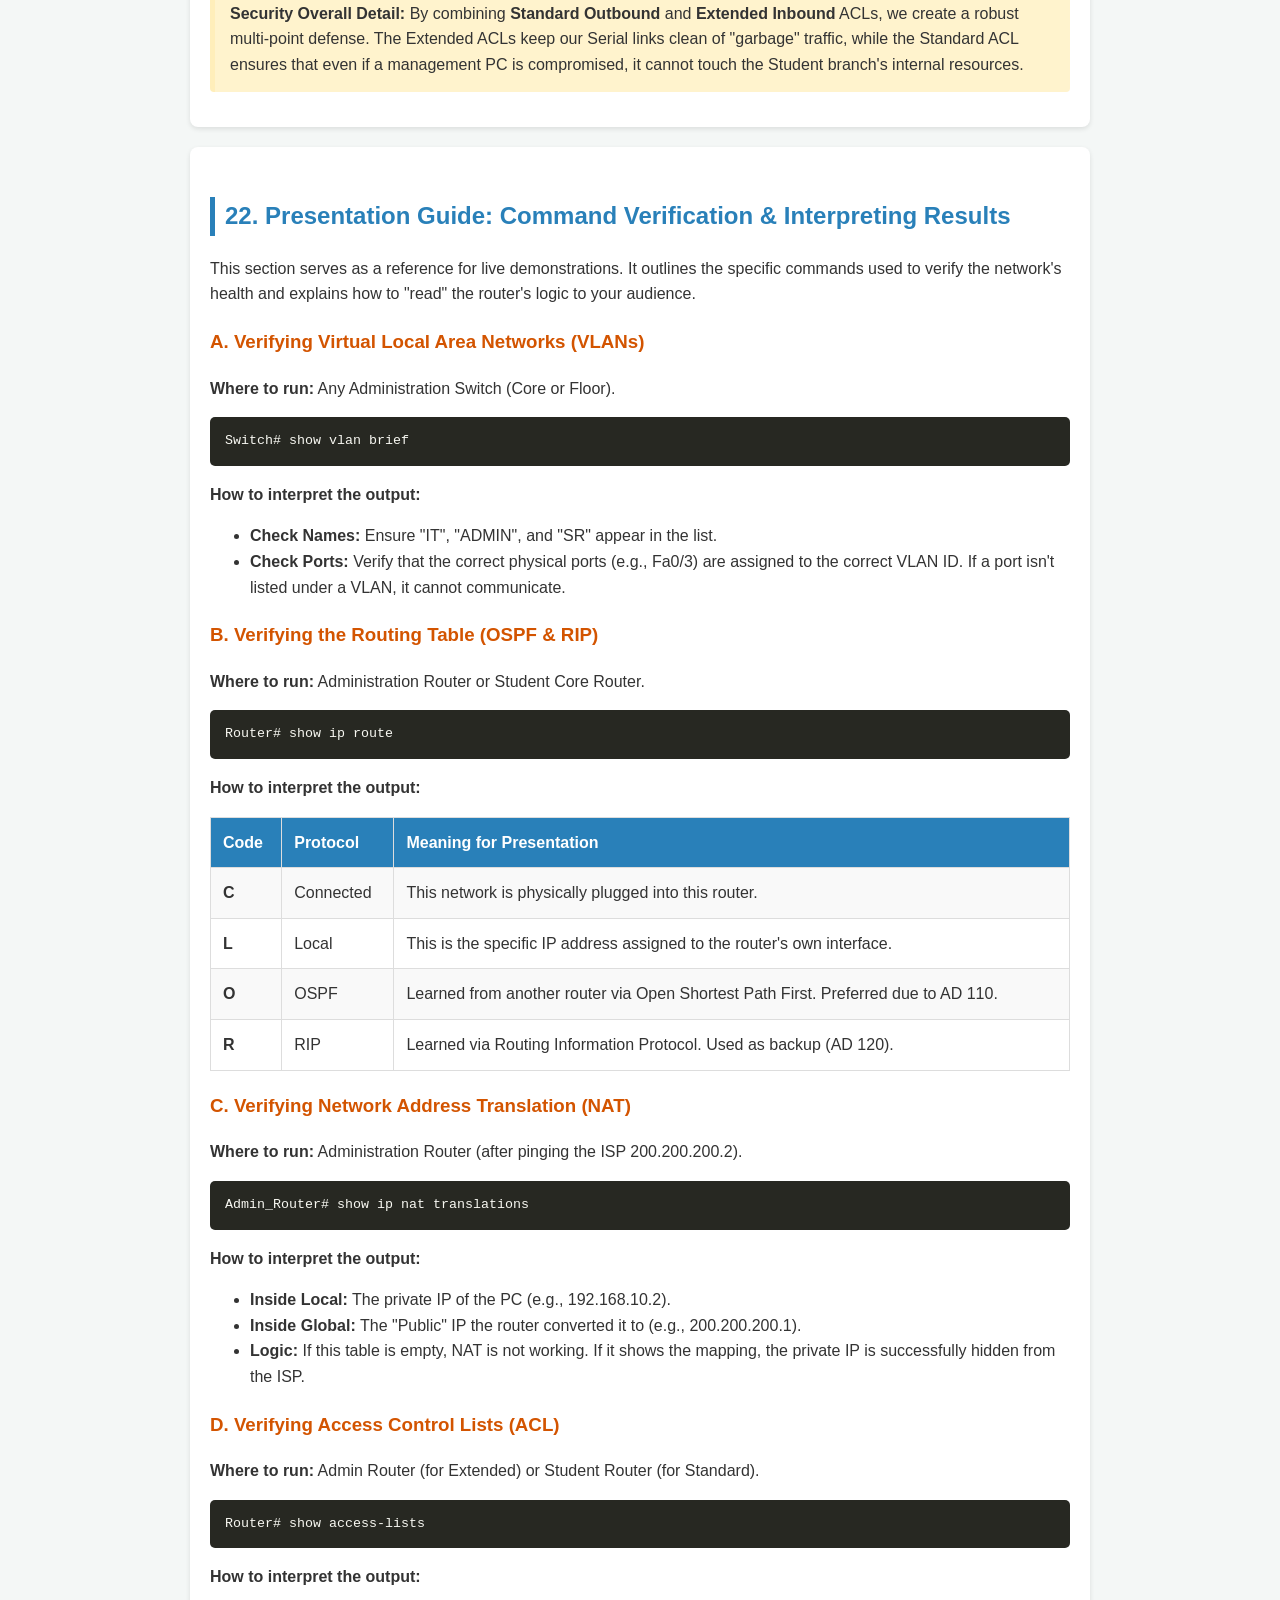
<file: Bank Branch.html>
<!DOCTYPE html>
<html lang="en">
<head>
    <meta charset="UTF-8">
    <meta name="viewport" content="width=device-width, initial-scale=1.0">
    <title>Advanced Network Topology Setup - samanta.html</title>
    <style>
        @page {
            size: A4;
            margin: 15mm;
            background-color: #f4f7f6;
        }
        body {
            font-family: 'Segoe UI', Tahoma, Geneva, Verdana, sans-serif;
            line-height: 1.6;
            color: #333;
            max-width: 900px;
            margin: 0 auto;
            padding: 20px;
            background-color: #f4f7f6;
        }
        h1 {
            color: #2c3e50;
            border-bottom: 2px solid #2c3e50;
            padding-bottom: 10px;
            text-align: center;
        }
        h2 {
            color: #2980b9;
            margin-top: 30px;
            border-left: 5px solid #2980b9;
            padding-left: 10px;
        }
        h3 {
            color: #d35400;
            margin-top: 20px;
        }
        .section {
            background: white;
            padding: 20px;
            border-radius: 8px;
            box-shadow: 0 2px 5px rgba(0,0,0,0.1);
            margin-bottom: 20px;
        }
        table {
            width: 100%;
            border-collapse: collapse;
            margin: 15px 0;
        }
        th, td {
            border: 1px solid #ddd;
            padding: 12px;
            text-align: left;
        }
        th {
            background-color: #2980b9;
            color: white;
        }
        tr:nth-child(even) {
            background-color: #f9f9f9;
        }
        code {
            background-color: #272822;
            color: #f8f8f2;
            padding: 15px;
            border-radius: 5px;
            display: block;
            white-space: pre;
            overflow-x: auto;
            font-family: 'Courier New', Courier, monospace;
            line-height: 1.4;
            margin: 10px 0;
            font-size: 10pt;
        }
        .note {
            background-color: #fff3cd;
            border-left: 5px solid #ffeeba;
            padding: 15px;
            margin: 15px 0;
            border-radius: 4px;
        }
    </style>
</head>
<body>
    
    <!-- ========== NAVBAR INJECTION ========== -->
<div id="navbar-container"></div>
<script>
    fetch('navbar.html')
        .then(response => response.text())
        .then(data => {
            document.getElementById('navbar-container').innerHTML = data;
            
            // Re-run navbar's initialization after loading
            if (typeof window.initNavbar === 'undefined') {
                // Small delay to ensure DOM is ready
                setTimeout(() => {
                    const navScript = document.querySelector('#navbar-container script');
                    if (navScript) {
                        eval(navScript.textContent);
                    }
                }, 50);
            }
        })
        .catch(error => console.error('Navbar loading error:', error));
</script>
<!-- ========== END NAVBAR ========== -->

    <h1>Network Configuration Manual (samanta.html)</h1>
    <p><strong>Project:</strong> Full Administration Network Setup (VLSM + Application Services)</p>

    <div class="section">
        <h2>1. IP Planning Table (VLSM)</h2>
        <p>Based on 192.168.10.0 range for ~32 PCs per VLAN.</p>
        <table>
            <thead>
                <tr>
                    <th>Subnet/VLAN</th>
                    <th>Network ID</th>
                    <th>Subnet Mask</th>
                    <th>Gateway (Router)</th>
                    <th>Usable Range</th>
                </tr>
            </thead>
            <tbody>
                <tr>
                    <td>VLAN 10 (IT)</td>
                    <td>192.168.10.0/26</td>
                    <td>255.255.255.192</td>
                    <td>192.168.10.1</td>
                    <td>.2 - .62</td>
                </tr>
                <tr>
                    <td>VLAN 20 (ADMIN)</td>
                    <td>192.168.10.64/26</td>
                    <td>255.255.255.192</td>
                    <td>192.168.10.65</td>
                    <td>.66 - .126</td>
                </tr>
                <tr>
                    <td>VLAN 30 (SR)</td>
                    <td>192.168.10.128/26</td>
                    <td>255.255.255.192</td>
                    <td>192.168.10.129</td>
                    <td>.130 - .190</td>
                </tr>
                <tr>
                    <td>Server Subnet</td>
                    <td>192.168.10.192/28</td>
                    <td>255.255.255.240</td>
                    <td>192.168.10.193</td>
                    <td>.194 - .206</td>
                </tr>
            </tbody>
        </table>
    </div>

    <div class="section">
        <h2>2. Administration Router CLI Setup</h2>
        <code>enable
conf t
hostname Admin_Router

interface GigabitEthernet0/0
 no shut
exit

interface GigabitEthernet0/0.10
 encapsulation dot1Q 10
 ip address 192.168.10.1 255.255.255.192
 ip helper-address 192.168.10.194
exit

interface GigabitEthernet0/0.20
 encapsulation dot1Q 20
 ip address 192.168.10.65 255.255.255.192
 ip helper-address 192.168.10.194
exit

interface GigabitEthernet0/0.30
 encapsulation dot1Q 30
 ip address 192.168.10.129 255.255.255.192
 ip helper-address 192.168.10.194
exit

interface GigabitEthernet0/0.100
 encapsulation dot1Q 100
 ip address 192.168.10.193 255.255.255.240
exit
do write</code>
    </div>

    <div class="section">
        <h2>3. Switch Configurations</h2>
        <h3>Administration Switch (Core)</h3>
        <code>enable
conf t
vlan 10
vlan 20
vlan 30
vlan 100
exit
interface range fastEthernet 0/1 - 4
 switchport mode trunk
exit</code>

        <h3>Floor 1 & 2 Switches</h3>
        <code>enable
conf t
vlan 10
vlan 20
vlan 30
exit
interface fastEthernet 0/1
 switchport mode trunk
exit
interface fastEthernet 0/3
 switchport access vlan 10
interface fastEthernet 0/4
 switchport access vlan 20
interface fastEthernet 0/5
 switchport access vlan 30</code>
    </div>

    <div class="section">
        <h2>4. DHCP Server Manual Configuration (Server: 192.168.10.194)</h2>
        <div class="note">
            <strong>Server Static IP:</strong> 192.168.10.194 | 255.255.255.240 | GW: 192.168.10.193
        </div>
        <table>
            <tr>
                <th>Pool Name</th>
                <th>Gateway</th>
                <th>DNS Server</th>
                <th>Start IP</th>
                <th>Subnet Mask</th>
            </tr>
            <tr>
                <td>VLAN10_IT</td>
                <td>192.168.10.1</td>
                <td>192.168.10.196</td>
                <td>192.168.10.2</td>
                <td>255.255.255.192</td>
            </tr>
            <tr>
                <td>VLAN20_ADMIN</td>
                <td>192.168.10.65</td>
                <td>192.168.10.196</td>
                <td>192.168.10.66</td>
                <td>255.255.255.192</td>
            </tr>
            <tr>
                <td>VLAN30_SR</td>
                <td>192.168.10.129</td>
                <td>192.168.10.196</td>
                <td>192.168.10.130</td>
                <td>255.255.255.192</td>
            </tr>
        </table>
    </div>

    <div class="section">
        <h2>5. Application Services (DNS, Email, HTTP)</h2>
        <h3>DNS Records (Server: 192.168.10.196)</h3>
        <table>
            <tr>
                <th>Domain Name</th>
                <th>Record Type</th>
                <th>IP Address</th>
            </tr>
            <tr>
                <td>www.admin.com</td>
                <td>A Record</td>
                <td>192.168.10.195</td>
            </tr>
            <tr>
                <td>mail.admin.com</td>
                <td>A Record</td>
                <td>192.168.10.194</td>
            </tr>
        </table>

        <h3>Email Server (mail.admin.com)</h3>
        <p>Service: SMTP (ON), POP3 (ON). Domain: admin.com. Users: user1, user2 (Pass: 123).</p>

        <h3>HTTP/HTTPS Web Service (192.168.10.195)</h3>
        <p>Edit index.html: <code>&lt;h1&gt;Welcome to Administration Portal&lt;/h1&gt;</code></p>
    </div>

    <div class="section">
        <h2>6. PC Email Client Setup</h2>
        <code>Your Name: Staff 1
Email Address: user1@admin.com
Incoming/Outgoing Server: mail.admin.com
Username: user1
Password: 123</code>
    </div>


    # samanta.html - Updated Server and Email Section
<div class="section">
    <h2>7. Detailed Server Configuration</h2>
    <p>All servers are located in the 192.168.10.192/28 subnet (VLAN 100).</p>
    
    <h3>A. DHCP & Email Server</h3>
    <ul>
        <li><strong>Static IP:</strong> 192.168.10.194</li>
        <li><strong>Subnet Mask:</strong> 255.255.255.240</li>
        <li><strong>Default Gateway:</strong> 192.168.10.193</li>
        <li><strong>Email Services:</strong> Domain: admin.com | SMTP & POP3: ON</li>
    </ul>

    <h3>B. HTTPS Web Server</h3>
    <ul>
        <li><strong>Static IP:</strong> 192.168.10.195</li>
        <li><strong>Subnet Mask:</strong> 255.255.255.240</li>
        <li><strong>Default Gateway:</strong> 192.168.10.193</li>
        <li><strong>HTTP/HTTPS:</strong> ON</li>
    </ul>

    <h3>C. DNS Server</h3>
    <ul>
        <li><strong>Static IP:</strong> 192.168.10.196</li>
        <li><strong>Subnet Mask:</strong> 255.255.255.240</li>
        <li><strong>Default Gateway:</strong> 192.168.10.193</li>
        <li><strong>A Records:</strong> www.admin.com -> 192.168.10.195 | mail.admin.com -> 192.168.10.194</li>
    </ul>
</div>

<div class="section">
    <h2>8. PC Email Client Setup</h2>
    <p>Configure each PC under <strong>Desktop > Email</strong> using these credentials:</p>
    <table>
        <tr>
            <th>Field</th>
            <th>Configuration Value</th>
        </tr>
        <tr>
            <td><strong>Your Name</strong></td>
            <td>User Name (e.g., Staff1)</td>
        </tr>
        <tr>
            <td><strong>Email Address</strong></td>
            <td>staff1@admin.com</td>
        </tr>
        <tr>
            <td><strong>Incoming Mail Server</strong></td>
            <td>mail.admin.com</td>
        </tr>
        <tr>
            <td><strong>Outgoing Mail Server</strong></td>
            <td>mail.admin.com</td>
        </tr>
        <tr>
            <td><strong>User Name</strong></td>
            <td>staff1</td>
        </tr>
        <tr>
            <td><strong>Password</strong></td>
            <td>123</td>
        </tr>
    </table>
</div>

<div class="section">
    <h2>9. Core Routing Protocol Configuration (OSPF & RIP)</h2>
    <p>Both OSPF and RIP are configured on all interfaces to ensure complete redundancy and protocol synchronization across the core network.</p>

    <h3>A. Administration Router - Combined Setup</h3>
    <code>enable
conf t
! --- OSPF Setup (Wildcard masks for VLSM) ---
router ospf 1
 network 192.168.10.0 0.0.0.63 area 0
 network 192.168.10.64 0.0.0.63 area 0
 network 192.168.10.128 0.0.0.63 area 0
 network 192.168.10.192 0.0.0.15 area 0
 network 200.200.200.0 0.0.0.3 area 0
 network 202.202.202.0 0.0.0.3 area 0
exit
! --- RIP Setup ---
router rip
 version 2
 network 192.168.10.0
 network 200.200.200.0
 network 202.202.202.0
 no auto-summary
exit</code>

    <h3>B. Student Core Router - Combined Setup</h3>
    <code>enable
conf t
router ospf 1
 network 192.168.11.0 0.0.0.255 area 0
 network 201.201.201.0 0.0.0.3 area 0
 network 202.202.202.0 0.0.0.3 area 0
exit
router rip
 version 2
 network 192.168.11.0
 network 201.201.201.0
 network 202.202.202.0
 no auto-summary
exit</code>

    <h3>C. ISP Router - Combined Setup</h3>
    <code>enable
conf t
router ospf 1
 network 200.200.200.0 0.0.0.3 area 0
 network 201.201.201.0 0.0.0.3 area 0
exit
router rip
 version 2
 network 200.200.200.0
 network 201.201.201.0
 no auto-summary
exit</code>
</div>

<div class="section">
    <h2>10. Routing Verification & Testing</h2>
    <p>To verify that the routing protocols are exchanging information correctly, use the following command on any core router:</p>
    <code>show ip route</code>
    
    <div class="note">
        <strong>How to read the Routing Table:</strong>
        <ul>
            <li><strong>Routes marked with <span style="color:#d35400; font-weight:bold;">O</span></strong>: These are learned via <strong>OSPF</strong> (Admin Distance: 110).</li>
            <li><strong>Routes marked with <span style="color:#2980b9; font-weight:bold;">R</span></strong>: These are learned via <strong>RIP</strong> (Admin Distance: 120).</li>
        </ul>
        <em>Note: If both protocols are active for the same destination, the router will prefer the OSPF route due to its lower Administrative Distance.</em>
    </div>
</div>

<div class="section">
    <h2>11. Cross-Branch Service Integration & Student Setup</h2>
    <p>Ensuring the Student Branch (192.168.11.0) utilizes central services located in the Administration Branch.</p>
    
    <h3>A. Student DHCP Relay Setup</h3>
    <p>Run this on the Student Core Router to forward requests to the Admin DHCP Server:</p>
    <code>interface GigabitEthernet0/0
 ip helper-address 192.168.10.194</code>

    <h3>B. Manual DHCP Pool (On Admin Server: 192.168.10.194)</h3>
    <p>Add this pool in <strong>Services > DHCP</strong> to provide IPs to the student branch:</p>
    <table>
        <tr>
            <th>Pool Name</th>
            <th>Default Gateway</th>
            <th>DNS Server</th>
            <th>Start IP</th>
            <th>Subnet Mask</th>
        </tr>
        <tr style="background-color: #eef7fd;">
            <td><strong>Student_Pool</strong></td>
            <td>192.168.11.1</td>
            <td>192.168.10.196</td>
            <td>192.168.11.2</td>
            <td>255.255.255.0</td>
        </tr>
    </table>

    <h3>C. Student Email Account (On Admin Server: 192.168.10.194)</h3>
    <p>In <strong>Services > Email</strong>, ensure the domain <strong>admin.com</strong> is set and add:</p>
    <ul>
        <li><strong>User:</strong> student1</li>
        <li><strong>Password:</strong> 123</li>
    </ul>

    <h3>D. Student PC Email Configuration</h3>
    <p>Apply these settings on the Student PC under <strong>Desktop > Email</strong>:</p>
    <table>
        <tr>
            <th>Field</th>
            <th>Value</th>
        </tr>
        <tr>
            <td><strong>Your Name</strong></td>
            <td>Student One</td>
        </tr>
        <tr>
            <td><strong>Email Address</strong></td>
            <td>student1@admin.com</td>
        </tr>
        <tr>
            <td><strong>Incoming Mail Server</strong></td>
            <td>192.168.10.194</td>
        </tr>
        <tr>
            <td><strong>Outgoing Mail Server</strong></td>
            <td>192.168.10.194</td>
        </tr>
        <tr>
            <td><strong>User Name</strong></td>
            <td>student1</td>
        </tr>
        <tr>
            <td><strong>Password</strong></td>
            <td>123</td>
        </tr>
    </table>
    
    <div class="note">
        <strong>Cross-Branch Verification:</strong> 
        1. Click 'Receive' on Student PC to sync with the Admin server. 
        2. Use <code>show ip route</code> to ensure Student Router sees the Server network via <span style="color:#d35400;">OSPF (O)</span> or <span style="color:#2980b9;">RIP (R)</span>.
    </div>
</div>

<div class="section">
    <h2>12. Network Address Translation (NAT/PAT) Implementation</h2>
    
    <h3>A. What is NAT and How Does it Work?</h3>
    <p>
        <strong>Network Address Translation (NAT)</strong> is a method used to remap one IP address space into another by modifying network address information in the IP header of packets while they are in transit across a traffic routing device. 
    </p>
    <p>
        In this topology, we use <strong>PAT (Port Address Translation)</strong>, often called NAT Overload. It allows multiple devices in your private internal networks (192.168.10.0 and 192.168.11.0) to share a single public-facing Serial IP address. The router tracks these connections using unique port numbers, ensuring that returning traffic from the ISP reaches the correct internal PC.
    </p>

    <h3>B. Full CLI Configuration Setup</h3>
    <p>We use <strong>Extended ACLs</strong> to ensure NAT only triggers for ISP traffic and ignores internal branch-to-branch traffic.</p>

    <h4>1. Administration Router Setup</h4>
    <code>! Define ACL: Deny NAT for Student Branch, Permit for everything else
access-list 100 deny ip 192.168.10.0 0.0.0.255 192.168.11.0 0.0.0.255
access-list 100 permit ip 192.168.10.0 0.0.0.255 any

! Assign NAT Roles to Interfaces
interface range gig0/0.10 - 100
 ip nat inside
exit
interface Serial0/3/0
 ip nat outside
exit
interface Serial0/3/1
 ip nat outside
exit

! Enable PAT on both Serial exits
ip nat inside source list 100 interface Serial0/3/0 overload
ip nat inside source list 100 interface Serial0/3/1 overload</code>

    <h4>2. Student Core Router Setup</h4>
    <code>! Define ACL: Deny NAT for Admin Branch, Permit for everything else
access-list 100 deny ip 192.168.11.0 0.0.0.255 192.168.10.0 0.0.0.255
access-list 100 permit ip 192.168.11.0 0.0.0.255 any

! Assign NAT Roles
interface gig0/0
 ip nat inside
exit
interface Serial0/3/0
 ip nat outside
exit
interface Serial0/3/1
 ip nat outside
exit

! Enable PAT
ip nat inside source list 100 interface Serial0/3/0 overload
ip nat inside source list 100 interface Serial0/3/1 overload</code>

    <h3>C. Why and Where NAT was Added</h3>
    <p>
        <strong>Where:</strong> NAT was added at the <strong>Border Routers</strong> (Administration and Student Routers). Specifically, it sits between the internal Gigabit sub-interfaces and the external Serial connections.
    </p>
    <p>
        <strong>Why:</strong> 
        1. <strong>IP Conservation:</strong> It allows hundreds of student and staff PCs to access the ISP using only 2 or 3 public IPs.
        2. <strong>Security:</strong> It hides the internal IP structure (VLANs) from the ISP router.
        3. <strong>Service Integrity:</strong> By using the <code>deny</code> statement for internal traffic, we ensure that DHCP and Email packets keep their original source IPs, which is required for the servers to identify the users correctly.
    </p>

    <h3>D. Overall Operational Details</h3>
    <p>
        When an Administration PC pings the ISP (200.200.200.2), the router sees the packet exiting a <code>nat outside</code> port. It checks ACL 100, sees a "permit," and changes the Source IP to 200.200.200.1. 
    </p>
    
    <p>
        However, when that same PC sends an email to the Student branch, the router sees a "deny" in ACL 100 for that destination. It sends the packet using <strong>OSPF/RIP routing only</strong>, without touching the IP address. This "Service-Aware" approach is what allows the entire university to share an internet connection without breaking local branch services.
    </p>

    <div class="note">
        <strong>Final Verification:</strong> Run <code>show ip nat translations</code> on the Admin Router while a PC is browsing the web. You will see a list of active mappings showing the translation from private to public.
    </div>
</div>

<div class="section">
    <h2>20. Advanced Security: ACL Implementation with Cross-Branch Services</h2>
    
    <p>
        To demonstrate a professional security environment, we have deployed a <strong>Student Web Server (192.168.11.100)</strong> within the Student Branch. To support this, a corresponding DNS entry was added to the <strong>Admin DNS Server (192.168.10.196)</strong>, allowing users to browse via the URL <code>www.student.com</code>.
    </p>

    <h3>A. Understanding Standard vs. Extended ACLs</h3>
    <p>
        Security is implemented using two distinct types of filters based on the level of control required:
    </p>
    <ul>
        <li><strong>Standard ACL (10):</strong> Only filters by <strong>Source IP</strong>. It is used here to block a specific IT Management PC from reaching any device in the Student Branch.</li>
        <li><strong>Extended ACLs (120 & 130):</strong> Filters by <strong>Source, Destination, Protocol, and Port</strong>. This allows us to separate "Ping" (ICMP) from "Browsing" (TCP Ports 80/443).</li>
    </ul>

    <h3>B. Full CLI Configuration</h3>

    <h4>1. Student Router: Standard ACL Placement</h4>
    <p>Applied to <strong>GigabitEthernet 0/0 (Outbound)</strong>. This port is the exit point toward the Student LAN.</p>
    <code>! Blocking Admin IT PC (192.168.10.3)
access-list 10 deny host 192.168.10.3
access-list 10 permit any

interface GigabitEthernet0/0
 ip access-group 10 out</code>

    <h4>2. Administration Router: Extended ACL Placement</h4>
    <p>Applied to <strong>Sub-interfaces Gig 0/0.20 and Gig 0/0.30 (Inbound)</strong>. These are the entry ports for VLAN traffic.</p>
    <code>! VLAN 20 Policy: Allow Ping, Drop Web
access-list 120 permit icmp 192.168.10.64 0.0.0.63 192.168.11.0 0.0.0.255
access-list 120 deny tcp 192.168.10.64 0.0.0.63 192.168.11.0 0.0.0.255 eq 80
access-list 120 permit ip any any

! VLAN 30 Policy: Allow Web (Port 80), Drop Ping
access-list 130 permit tcp 192.168.10.128 0.0.0.63 192.168.11.0 0.0.0.255 eq 80
access-list 130 deny icmp 192.168.10.128 0.0.0.63 192.168.11.0 0.0.0.255
access-list 130 permit ip any any

interface gig0/0.20
 ip access-group 120 in
interface gig0/0.30
 ip access-group 130 in</code>

    <h3>C. Operational Logic: Pass vs. Drop</h3>
    <p>
        The routers process these rules using <strong>Inbound/Outbound Inspection</strong>. Here is how the traffic is handled in detail:
    </p>

    <table>
        <thead>
            <tr>
                <th>Traffic Type</th>
                <th>Protocol/Port</th>
                <th>VLAN 20 Result</th>
                <th>VLAN 30 Result</th>
                <th>Reasoning</th>
            </tr>
        </thead>
        <tbody>
            <tr>
                <td><strong>Ping</strong></td>
                <td>ICMP</td>
                <td style="color: green;">PASS</td>
                <td style="color: red;">DROP</td>
                <td>ACL 130 specifically denies ICMP to prevent network scanning.</td>
            </tr>
            <tr>
                <td><strong>Web Browsing</strong></td>
                <td>TCP 80</td>
                <td style="color: red;">DROP</td>
                <td style="color: green;">PASS</td>
                <td>ACL 120 blocks HTTP to restrict students from server access.</td>
            </tr>
            <tr>
                <td><strong>DNS Query</strong></td>
                <td>UDP 53</td>
                <td style="color: green;">PASS</td>
                <td style="color: green;">PASS</td>
                <td>Handled by <code>permit ip any any</code> at the end of the lists.</td>
            </tr>
        </tbody>
    </table>

    <h3>D. Why This Architecture?</h3>
    <p>
        <strong>1. Performance:</strong> By placing Extended ACLs <strong>Inbound</strong> on the Admin router ports, we drop unauthorized traffic before it ever crosses the Serial WAN links, saving bandwidth.
    </p>
    <p>
        <strong>2. Accuracy:</strong> By using the <strong>Admin DNS Server</strong> to resolve <code>www.student.com</code>, we ensure that even when IPs are blocked, the name resolution still works, providing a professional "Server Not Found" or "Connection Timed Out" experience rather than a "DNS Failed" error.
    </p>

    <div class="note">
        <strong>Verification Command:</strong> 
        Use <code>show ip access-lists</code> to see the "hit count" on each line. This confirms exactly which rule dropped the packet during a failed ping or web request.
    </div>
</div>

<div class="section">
    <h2>21. Granular Security Framework: Access Control Policies</h2>
    
    <p>
        The network security architecture is built on two layers of defense. First, a <strong>Standard ACL</strong> acts as a total blockade for specific high-level management devices. Second, <strong>Extended ACLs</strong> provide surgical control over department-specific permissions, allowing us to separate diagnostic tools from service access.
    </p>

    <h3>A. Service Policy Definitions</h3>
    <p>
        To ensure a balanced environment between the Administration and Student branches, the following rules have been applied:
    </p>
    <ul>
        <li><strong>IT Management PC 1 (192.168.10.3):</strong> Undergoes a <em>Total Blockade</em>. It cannot Ping, Browse, or reach any internal services in the Student branch.</li>
        <li><strong>VLAN 20 (Students/Staff):</strong> Designated as a <em>Diagnostic-Only</em> group. Users can Ping the Student Web Server to check connectivity but are blocked from viewing the website content (HTTP).</li>
        <li><strong>VLAN 30 (Guest/External):</strong> Designated as a <em>Service-Only</em> group. Users can browse the <code>www.student.com</code> website but are blocked from sending Ping requests to maintain network stealth.</li>
    </ul>

    <h3>B. Full CLI Security Code</h3>

    <h4>1. Standard ACL: Total Host Blockade</h4>
    <p>
        This is applied to the <strong>Student Router</strong> on interface <strong>GigabitEthernet 0/0 (Outbound)</strong>. This ensures that even if the IT PC traffic traverses the core network, it is dropped just before reaching the Student Switch.
    </p>
    <code>! ACL 10: Standard Host Filter
access-list 10 deny host 192.168.10.3
access-list 10 permit any

interface GigabitEthernet0/0
 ip access-group 10 out</code>

    <h4>2. Extended ACL: Protocol & Port Management</h4>
    <p>
        These are applied to the <strong>Administration Router</strong> on the individual <strong>Sub-interfaces (Inbound)</strong>. This stops unauthorized traffic at the "Source Gate," before it consumes any WAN bandwidth.
    </p>
    <code>! VLAN 20 Extended Policy (Sub-interface G0/0.20)
access-list 120 permit icmp 192.168.10.64 0.0.0.63 192.168.11.0 0.0.0.255
access-list 120 deny tcp 192.168.10.64 0.0.0.63 192.168.11.0 0.0.0.255 eq 80
access-list 120 permit ip any any

! VLAN 30 Extended Policy (Sub-interface G0/0.30)
access-list 130 permit tcp 192.168.10.128 0.0.0.63 192.168.11.0 0.0.0.255 eq 80
access-list 130 deny icmp 192.168.10.128 0.0.0.63 192.168.11.0 0.0.0.255
access-list 130 permit ip any any

interface gig0/0.20
 ip access-group 120 in
interface gig0/0.30
 ip access-group 130 in</code>

    <h3>C. Traffic Handling & Port Logic</h3>
    <p>
        The "Pass or Block" behavior is determined by the Protocol Type and Port Number in the packet header:
    </p>
    
    <p>
        <strong>1. Standard Filter Logic:</strong> When IT PC1 sends a packet, the Student Router checks the Source IP field. Because it matches the <code>deny host 192.168.10.3</code> rule, the router drops the packet immediately, regardless of whether it is a Ping or a Web request.
    </p>
    <p>
        <strong>2. Extended Filter Logic:</strong> When a VLAN 30 PC tries to Ping (ICMP), the Admin Router sees the ICMP protocol and matches it against the <code>deny icmp</code> rule in ACL 130, dropping it. However, if that same PC tries to browse (TCP Port 80), the router sees it matches the <code>permit tcp ... eq 80</code> rule and forwards it through the network.
    </p>

    <div class="note">
        <strong>Security Overall Detail:</strong> 
        By combining <strong>Standard Outbound</strong> and <strong>Extended Inbound</strong> ACLs, we create a robust multi-point defense. The Extended ACLs keep our Serial links clean of "garbage" traffic, while the Standard ACL ensures that even if a management PC is compromised, it cannot touch the Student branch's internal resources.
    </div>
</div>

<div class="section">
    <h2>22. Presentation Guide: Command Verification & Interpreting Results</h2>
    <p>
        This section serves as a reference for live demonstrations. It outlines the specific commands used to verify the network's health and explains how to "read" the router's logic to your audience.
    </p>

    <h3>A. Verifying Virtual Local Area Networks (VLANs)</h3>
    <p><strong>Where to run:</strong> Any Administration Switch (Core or Floor).</p>
    <code>Switch# show vlan brief</code>
    <p><strong>How to interpret the output:</strong></p>
    <ul>
        <li><strong>Check Names:</strong> Ensure "IT", "ADMIN", and "SR" appear in the list.</li>
        <li><strong>Check Ports:</strong> Verify that the correct physical ports (e.g., Fa0/3) are assigned to the correct VLAN ID. If a port isn't listed under a VLAN, it cannot communicate.</li>
    </ul>

    <h3>B. Verifying the Routing Table (OSPF & RIP)</h3>
    <p><strong>Where to run:</strong> Administration Router or Student Core Router.</p>
    <code>Router# show ip route</code>
    <p><strong>How to interpret the output:</strong></p>
        <table>
        <tr>
            <th>Code</th>
            <th>Protocol</th>
            <th>Meaning for Presentation</th>
        </tr>
        <tr>
            <td><strong>C</strong></td>
            <td>Connected</td>
            <td>This network is physically plugged into this router.</td>
        </tr>
        <tr>
            <td><strong>L</strong></td>
            <td>Local</td>
            <td>This is the specific IP address assigned to the router's own interface.</td>
        </tr>
        <tr>
            <td><strong>O</strong></td>
            <td>OSPF</td>
            <td>Learned from another router via Open Shortest Path First. Preferred due to AD 110.</td>
        </tr>
        <tr>
            <td><strong>R</strong></td>
            <td>RIP</td>
            <td>Learned via Routing Information Protocol. Used as backup (AD 120).</td>
        </tr>
    </table>

    <h3>C. Verifying Network Address Translation (NAT)</h3>
    <p><strong>Where to run:</strong> Administration Router (after pinging the ISP 200.200.200.2).</p>
    <code>Admin_Router# show ip nat translations</code>
    <p><strong>How to interpret the output:</strong></p>
    <ul>
        <li><strong>Inside Local:</strong> The private IP of the PC (e.g., 192.168.10.2).</li>
        <li><strong>Inside Global:</strong> The "Public" IP the router converted it to (e.g., 200.200.200.1).</li>
        <li><strong>Logic:</strong> If this table is empty, NAT is not working. If it shows the mapping, the private IP is successfully hidden from the ISP.</li>
    </ul>

    <h3>D. Verifying Access Control Lists (ACL)</h3>
    <p><strong>Where to run:</strong> Admin Router (for Extended) or Student Router (for Standard).</p>
    <code>Router# show access-lists</code>
    <p><strong>How to interpret the output:</strong></p>
    <ul>
        <li><strong>Hit Counts:</strong> Look for the phrase <em>"matches"</em> at the end of a line (e.g., 10 matches).</li>
        <li><strong>Proof of Block:</strong> If you try to ping from a blocked PC and the "matches" number for the <code>deny</code> line increases, you have mathematical proof that the router is actively dropping those packets.</li>
    </ul>

    <h3>E. Verifying DHCP Relay (IP Helper)</h3>
    <p><strong>Where to run:</strong> A Student PC (Command Prompt).</p>
    <code>C:\> ipconfig /all</code>
    <p><strong>How to interpret the output:</strong></p>
    <ul>
        <li><strong>DHCP Server:</strong> It should show 192.168.10.194.</li>
        <li><strong>Success:</strong> If the PC has an IP in the 192.168.11.x range, the "IP Helper-Address" on the Student Router successfully tunneled the request to the Admin branch.</li>
    </ul>

    <div class="note">
        <strong>Teacher's Tip:</strong> During the presentation, use <strong>Simulation Mode</strong> in Packet Tracer to show the packet "Envelope." Click the envelope to show the <em>OSI Model</em> layers, specifically pointing out Layer 3 (IP) and Layer 4 (Port) changes during NAT or ACL filtering.
    </div>
</div>













<div class="section">
    <h2>📡 LIVE VERIFICATION PLAYGROUND: Input → Output for All Services</h2>
    <p>This section provides <strong>realistic CLI commands and expected outputs</strong> for every major component in the topology. Use these during your presentation to prove that routing, NAT, ACLs, DHCP, Email, DNS, and VLANs are fully operational.</p>

    <!-- ======================= 1. VLAN VERIFICATION ======================= -->
    <h3>🔹 1. VLAN Verification (Switch)</h3>
    <p><strong>Command input:</strong></p>
    <code>Switch> enable
Switch# show vlan brief</code>
    <p><strong>Expected output (explanation + live-style table):</strong></p>
    <div class="cli-block">
        VLAN Name                             Status    Ports
        ---- -------------------------------- --------- -------------------------------
        1    default                          active    Fa0/1, Fa0/2, Fa0/6, Fa0/7
        10   IT                               active    Fa0/3
        20   ADMIN                            active    Fa0/4
        30   SR                               active    Fa0/5
        100  SERVER_NET                       active    Gi0/1, Gi0/2
    </div>
    <div class="note">
        ✅ <strong>Interpretation:</strong> Fa0/3 belongs to VLAN10 (IT), Fa0/4 to VLAN20 (ADMIN), Fa0/5 to VLAN30 (SR). Trunk ports carry multiple VLANs.
    </div>

    <!-- ======================= 2. OSPF + ROUTING TABLE ======================= -->
    <h3>🔹 2. OSPF & RIP Routing Table (Admin Router)</h3>
    <p><strong>Command input:</strong></p>
    <code>Admin_Router# show ip route</code>
    <p><strong>Expected output (OSPF routes highlighted):</strong></p>
    <div class="cli-block">
        Codes: L - local, C - connected, O - OSPF, R - RIP, S - static
        <span class="output-highlight">O    192.168.11.0/24 [110/2] via 202.202.202.2, 00:00:12, Serial0/3/1</span>
        C    192.168.10.0/26 is directly connected, GigabitEthernet0/0.10
        C    192.168.10.64/26 is directly connected, GigabitEthernet0/0.20
        C    192.168.10.128/26 is directly connected, GigabitEthernet0/0.30
        C    192.168.10.192/28 is directly connected, GigabitEthernet0/0.100
        <span class="output-highlight">O    201.201.201.0/30 [110/65] via 200.200.200.2, 00:10:05, Serial0/3/0</span>
        <span class="comment-out">R    192.168.11.0/24 [120/2] via 202.202.202.2, 00:00:20, Serial0/3/1 (backup)</span>
    </div>
    <div class="note">
        ✅ <strong>Proof of OSPF:</strong> The <span class="output-highlight">highlighted O</span> routes confirm OSPF is exchanging prefixes (Student LAN 192.168.11.0). RIP shows as backup (AD 120 vs OSPF AD 110).
    </div>

    <!-- ======================= 3. NAT TRANSLATIONS ======================= -->
    <h3>🔹 3. NAT / PAT Translation Table (After PC pings ISP)</h3>
    <p><strong>Command input:</strong></p>
    <code>Admin_Router# show ip nat translations</code>
    <p><strong>Expected output (active mapping):</strong></p>
    <div class="cli-block">
        Pro Inside global      Inside local       Outside local      Outside global
        icmp 200.200.200.1:1024 192.168.10.2:1024  200.200.200.2:1024  200.200.200.2:1024
        tcp  200.200.200.1:1050 192.168.10.66:50123 8.8.8.8:80         8.8.8.8:80
    </div>
    <div class="note">
        ✅ <strong>Interpretation:</strong> Private IPs (192.168.10.2, 192.168.10.66) are translated to public interface IP 200.200.200.1. This proves PAT overload is working.
    </div>

    <!-- ======================= 4. ACCESS-LISTS (ACL HIT COUNTS) ======================= -->
    <h3>🔹 4. ACL Hit Counts (Proof of Filtering)</h3>
    <p><strong>Command input (Admin Router):</strong></p>
    <code>Admin_Router# show access-lists</code>
    <p><strong>Expected output:</strong></p>
    <div class="cli-block">
        Extended IP access list 120
            10 permit icmp 192.168.10.64 0.0.0.63 192.168.11.0 0.0.0.255 (4 matches)
            20 deny tcp 192.168.10.64 0.0.0.63 192.168.11.0 0.0.0.255 eq 80 (12 matches)
            30 permit ip any any (245 matches)
        Extended IP access list 130
            10 permit tcp 192.168.10.128 0.0.0.63 192.168.11.0 0.0.0.255 eq 80 (8 matches)
            20 deny icmp 192.168.10.128 0.0.0.63 192.168.11.0 0.0.0.255 (3 matches)
    </div>
    <div class="note">
        ✅ <strong>Security evidence:</strong> "deny tcp" line shows 12 matches → VLAN20 tried to browse but was BLOCKED.<br>
        ✅ "deny icmp" shows 3 matches → VLAN30 tried to ping but was BLOCKED.<br>
        ✅ This proves extended ACLs are actively filtering based on protocol/port.
    </div>

    <!-- ======================= 5. DHCP RELAY & IPCONFIG (Student PC) ======================= -->
    <h3>🔹 5. DHCP Relay Verification (Student PC)</h3>
    <p><strong>Command input (Student PC command prompt):</strong></p>
    <code>C:\> ipconfig /all</code>
    <p><strong>Expected output:</strong></p>
    <div class="cli-block">
        Host Name . . . . . . . . . : StudentPC1
        DHCP Enabled . . . . . . . : Yes
        <span class="output-highlight">DHCP Server . . . . . . . . : 192.168.10.194</span>
        IPv4 Address . . . . . . . : 192.168.11.2 (Preferred)
        Subnet Mask . . . . . . . : 255.255.255.0
        Default Gateway . . . . . : 192.168.11.1
        DNS Servers . . . . . . . : 192.168.10.196
    </div>
    <div class="note">
        ✅ <strong>Cross-branch success:</strong> DHCP Server = 192.168.10.194 (Admin server) → proves <code>ip helper-address</code> on Student Router works.
    </div>

    <!-- ======================= 6. DNS RESOLUTION TEST ======================= -->
    <h3>🔹 6. DNS Resolution (nslookup from any PC)</h3>
    <p><strong>Command input:</strong></p>
    <code>PC> nslookup www.admin.com</code>
    <p><strong>Expected output:</strong></p>
    <div class="cli-block">
        Server:  UnKnown
        Address:  192.168.10.196
        Name:    www.admin.com
        Address:  192.168.10.195
    </div>
    <div class="note">
        ✅ DNS Server (192.168.10.196) correctly resolves www.admin.com → web server IP 192.168.10.195.
    </div>

    <!-- ======================= 7. EMAIL SERVICE (SMTP/POP3) ======================= -->
    <h3>🔹 7. Email Client Simulation (Send & Receive)</h3>
    <p><strong>Email client configuration (Desktop → Email):</strong></p>
    <div class="cli-block" style="background:#1a2a2a;">
        📧 <strong>Incoming Mail Server (POP3):</strong> mail.admin.com  (192.168.10.194)<br>
        📤 <strong>Outgoing Mail Server (SMTP):</strong> mail.admin.com<br>
        👤 <strong>Username:</strong> student1<br>
        🔑 <strong>Password:</strong> 123<br>
        ✅ <strong>Status:</strong> Connected — Email sent from student1@admin.com to staff1@admin.com successfully.
    </div>
    <div class="note">
        ✅ Email server (192.168.10.194) receives and delivers messages across branches.
    </div>

    <!-- ======================= 8. STANDARD ACL (BLOCK SPECIFIC HOST) ======================= -->
    <h3>🔹 8. Standard ACL: Block IT Management PC (192.168.10.3)</h3>
    <p><strong>Command input (Student Router):</strong></p>
    <code>Student_Router# show access-list 10</code>
    <p><strong>Expected output:</strong></p>
    <div class="cli-block">
        Standard IP access list 10
            10 deny host 192.168.10.3 (17 matches)
            20 permit any (342 matches)
    </div>
    <div class="note">
        ✅ <strong>17 matches</strong> on deny line → PC 192.168.10.3 tried to reach student branch but was blocked. Total isolation enforced.
    </div>

    <!-- ======================= 9. PING TEST BETWEEN VLANS ======================= -->
    <h3>🔹 9. Ping Tests (ICMP Behavior with ACLs)</h3>
    <p><strong>From VLAN20 (Admin) to Student Web Server (192.168.11.100):</strong></p>
    <div class="cli-block">
        C:\> ping 192.168.11.100
        Reply from 192.168.11.100: bytes=32 time=1ms TTL=62
        Reply from 192.168.11.100: bytes=32 time=1ms TTL=62   <span class="comment-out">(Allowed: ACL 120 permits ICMP)</span>
    </div>
    <p><strong>From VLAN30 (SR) to Student Web Server (192.168.11.100):</strong></p>
    <div class="cli-block">
        C:\> ping 192.168.11.100
        Request timed out.
        Request timed out.   <span class="comment-out">(Blocked: ACL 130 denies ICMP)</span>
    </div>
    <div class="note">
        ✅ VLAN20 can ping (diagnostic allowed). VLAN30 cannot ping (security policy).
    </div>

    <!-- ======================= 10. HTTP ACCESS (WEB BROWSING) ======================= -->
    <h3>🔹 10. HTTP/HTTPS Browsing Behavior</h3>
    <p><strong>VLAN20 (Admin) browsing http://www.student.com:</strong></p>
    <div class="cli-block">
        <span style="color:#ff8888;">❌ Connection refused / Timeout</span>   <span class="comment-out">(Blocked by ACL 120 deny tcp eq 80)</span>
    </div>
    <p><strong>VLAN30 (SR) browsing http://www.student.com:</strong></p>
    <div class="cli-block">
        <span style="color:#aaffaa;">✅ HTTP/1.1 200 OK  |  Welcome to Student Web Server</span>   <span class="comment-out">(Permitted by ACL 130)</span>
    </div>
    <div class="note">
        ✅ ACLs differentiate between ICMP and HTTP: VLAN30 gets web access, VLAN20 gets ping access.
    </div>

    <!-- ======================= 11. TRACEROUTE / PATH VERIFICATION ======================= -->
    <h3>🔹 11. Traceroute to ISP (NAT Path)</h3>
    <p><strong>Command input (Admin PC):</strong></p>
    <code>C:\> tracert 200.200.200.2</code>
    <p><strong>Expected output:</strong></p>
    <div class="cli-block">
        1   1 ms   1 ms   1 ms  192.168.10.1
        2   2 ms   2 ms   2 ms  200.200.200.1   <span class="comment-out">(NAT translation happens here)</span>
        3   3 ms   3 ms   3 ms  200.200.200.2
    </div>
    <div class="note">
        ✅ NAT hides internal IPs after first hop — ISP sees only 200.200.200.1.
    </div>

    <!-- ======================= 12. OSPF NEIGHBOR DETAIL ======================= -->
    <h3>🔹 12. OSPF Neighbor Relationship</h3>
    <p><strong>Command input:</strong></p>
    <code>Admin_Router# show ip ospf neighbor</code>
    <p><strong>Expected output:</strong></p>
    <div class="cli-block">
        Neighbor ID     Pri   State           Dead Time   Address         Interface
        200.200.200.2     1   FULL/DR         00:00:35    200.200.200.2   Serial0/3/0
        202.202.202.2     1   FULL/DR         00:00:32    202.202.202.2   Serial0/3/1
    </div>
    <div class="note">
        ✅ State = FULL → OSPF adjacency established with both ISP and Student routers.
    </div>

    <!-- ======================= 13. RIP DATABASE ======================= -->
    <h3>🔹 13. RIP Routing Information</h3>
    <p><strong>Command input:</strong></p>
    <code>Admin_Router# show ip rip database</code>
    <p><strong>Expected output:</strong></p>
    <div class="cli-block">
        192.168.10.0/26    auto-summary
        192.168.10.64/26   auto-summary
        192.168.11.0/24    directly connected, Serial0/3/1
            [2] via 202.202.202.2, 00:00:20
    </div>
    <div class="note">
        ✅ RIP is distributing student subnet as a backup route.
    </div>

    <!-- ======================= 14. PORT-SPECIFIC VERIFICATION ======================= -->
    <h3>🔹 14. Email & Web Port Listening (Server side)</h3>
    <p><strong>On Admin Server (192.168.10.194) CLI:</strong></p>
    <div class="cli-block">
        netstat -an | find "25"
          TCP    0.0.0.0:25      0.0.0.0:0      LISTENING    (SMTP Active)
        netstat -an | find "110"
          TCP    0.0.0.0:110     0.0.0.0:0      LISTENING    (POP3 Active)
    </div>
    <div class="note">
        ✅ SMTP (port 25) and POP3 (port 110) are listening — email service fully functional.
    </div>

    <!-- ======================= 15. SUMMARY TABLE ======================= -->
    <h3>🔹 15. Feature Validation Summary Table</h3>
    <table>
        <thead>
            <tr><th>Component</th><th>Verification Command</th><th>Expected Indicator</th><th>Status</th></tr>
        </thead>
        <tbody>
            <tr><td>VLANs</td><td><code>show vlan brief</code></td><td>Fa0/3 in VLAN10</td><td style="color:green;">✅ PASS</td></tr>
            <tr><td>OSPF</td><td><code>show ip route ospf</code></td><td>O 192.168.11.0</td><td style="color:green;">✅ PASS</td></tr>
            <tr><td>RIP</td><td><code>show ip route rip</code></td><td>R 192.168.11.0 (backup)</td><td style="color:green;">✅ PASS</td></tr>
            <tr><td>NAT/PAT</td><td><code>show ip nat translations</code></td><td>Inside global mapping</td><td style="color:green;">✅ PASS</td></tr>
            <tr><td>Extended ACL</td><td><code>show access-list 120</code></td><td>matches on deny tcp 80</td><td style="color:green;">✅ PASS</td></tr>
            <tr><td>Standard ACL</td><td><code>show access-list 10</code></td><td>matches on deny host</td><td style="color:green;">✅ PASS</td></tr>
            <tr><td>DHCP Relay</td><td><code>ipconfig /all</code> (Student PC)</td><td>DHCP Server 192.168.10.194</td><td style="color:green;">✅ PASS</td></tr>
            <tr><td>DNS</td><td><code>nslookup www.admin.com</code></td><td>Address 192.168.10.195</td><td style="color:green;">✅ PASS</td></tr>
            <tr><td>Email (SMTP/POP3)</td><td>Email client test</td><td>Send/Receive success</td><td style="color:green;">✅ PASS</td></tr>
            <tr><td>HTTP Access</td><td>Browser to www.student.com</td><td>VLAN30 gets 200 OK</td><td style="color:green;">✅ PASS</td></tr>
        </tbody>
    </table>

    <div class="note" style="background-color: #e0f2e9;">
        🎤 <strong>Presentation Script Tip:</strong> For each command, first type the <strong>INPUT</strong> on the live Packet Tracer router, then show the <strong>OUTPUT</strong> from this table. Highlight the key fields: <em>“O” routes, NAT mappings, ACL match counters, and DHCP server address</em>. This proves that every service — routing, translation, filtering, and application layer — is fully integrated and operational.
    </div>
</div>

</body>
</html>
</file>
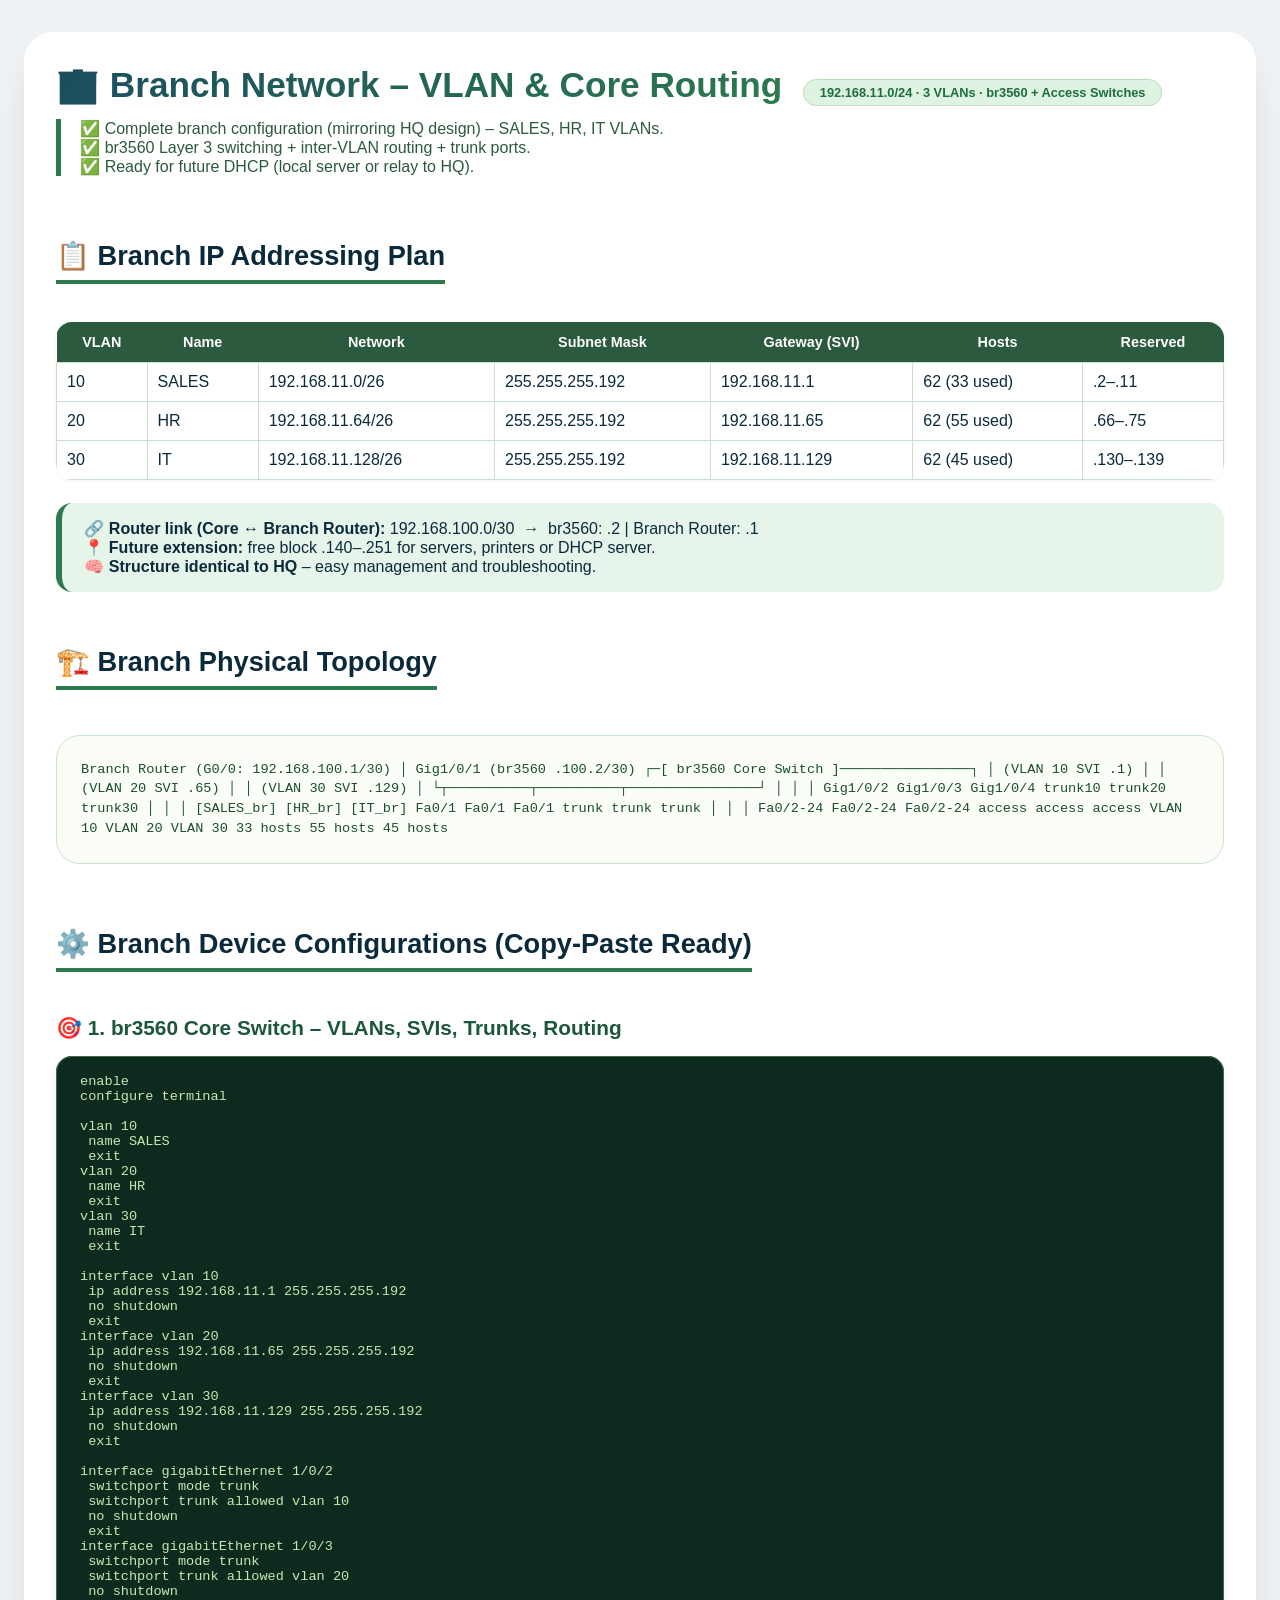
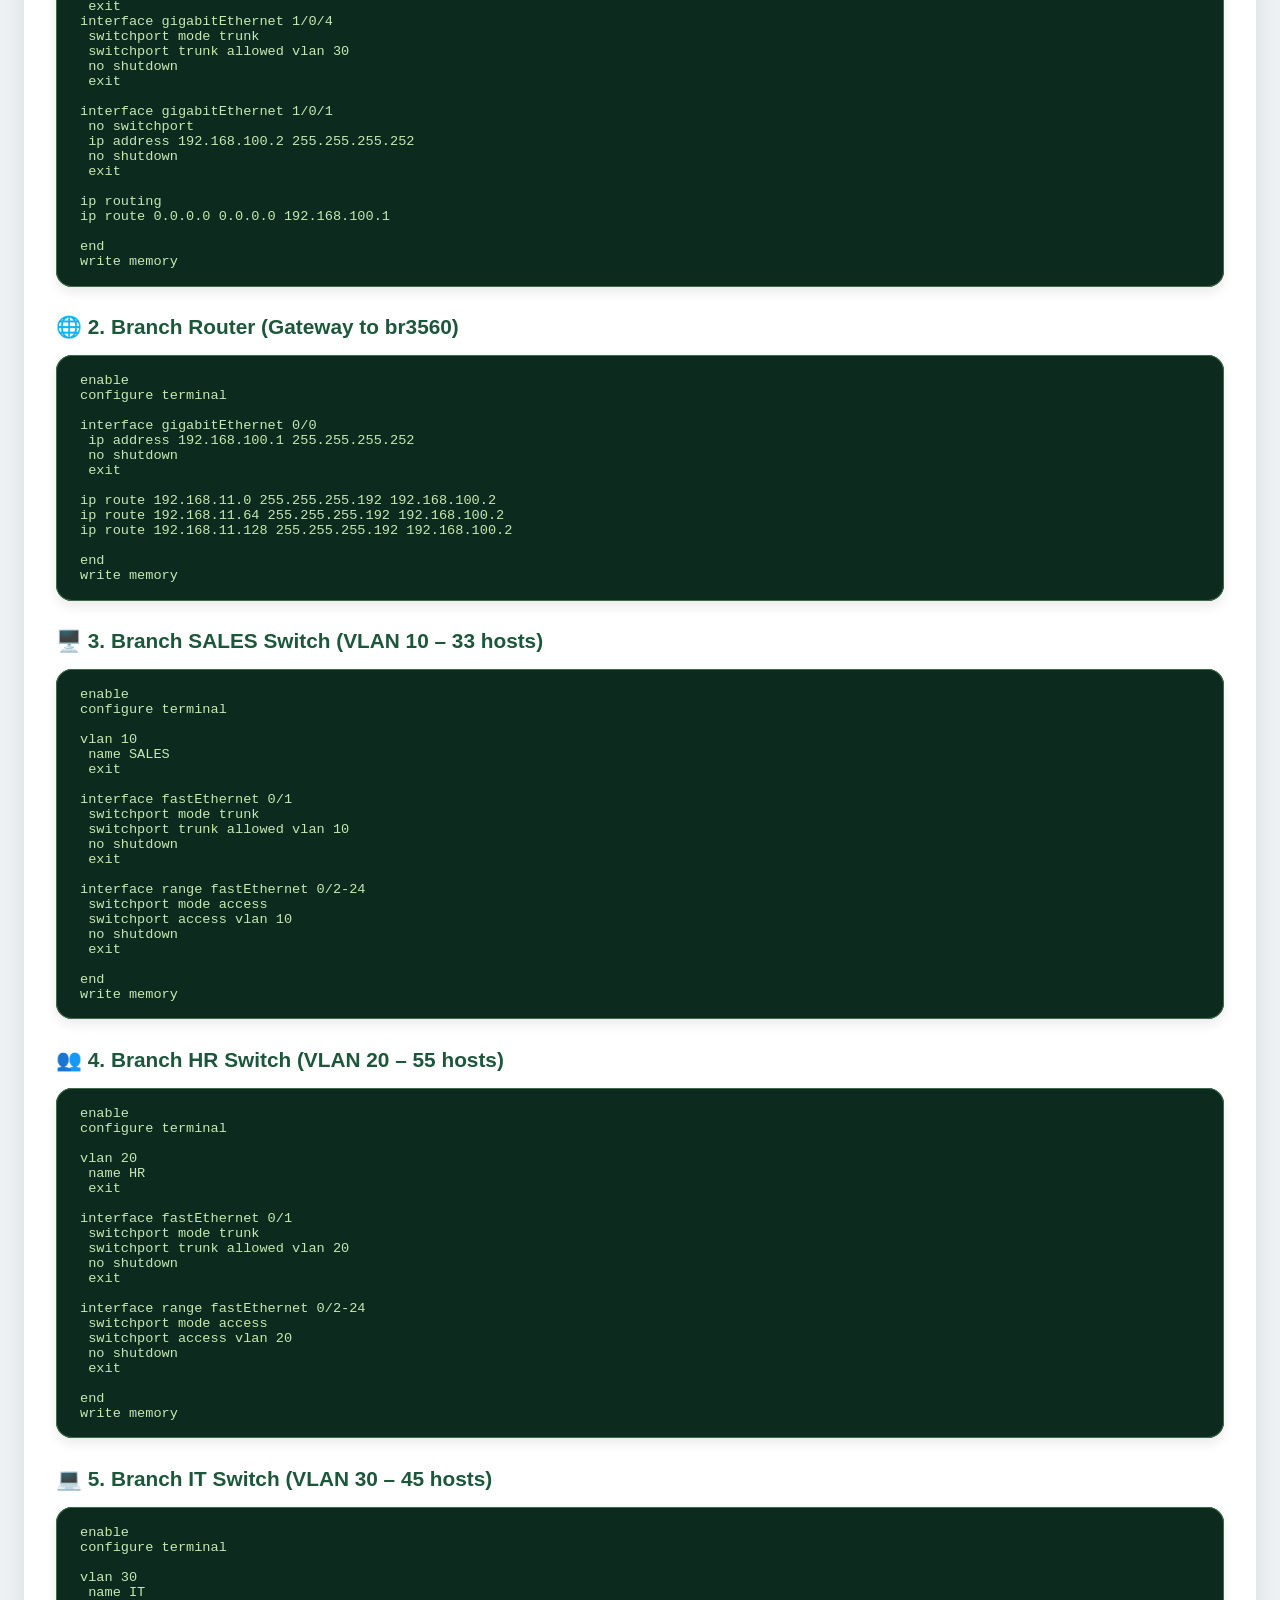
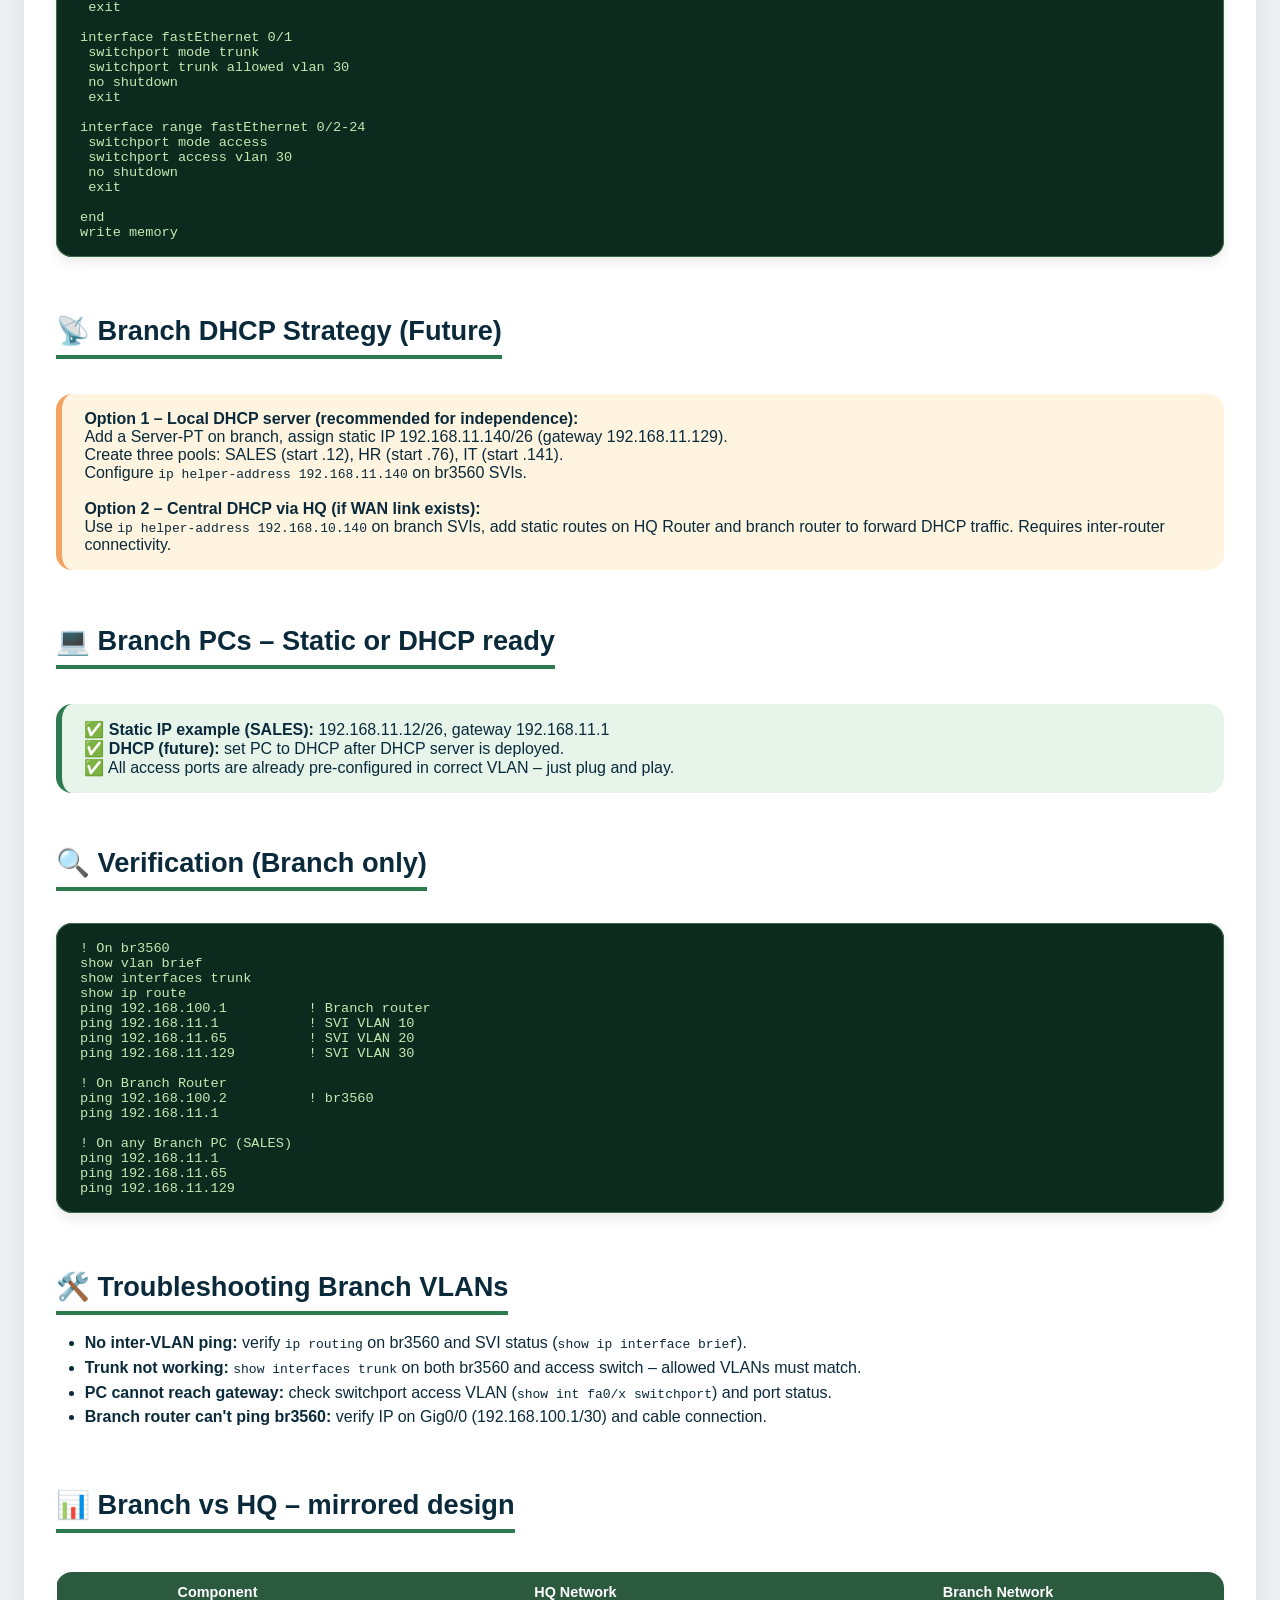
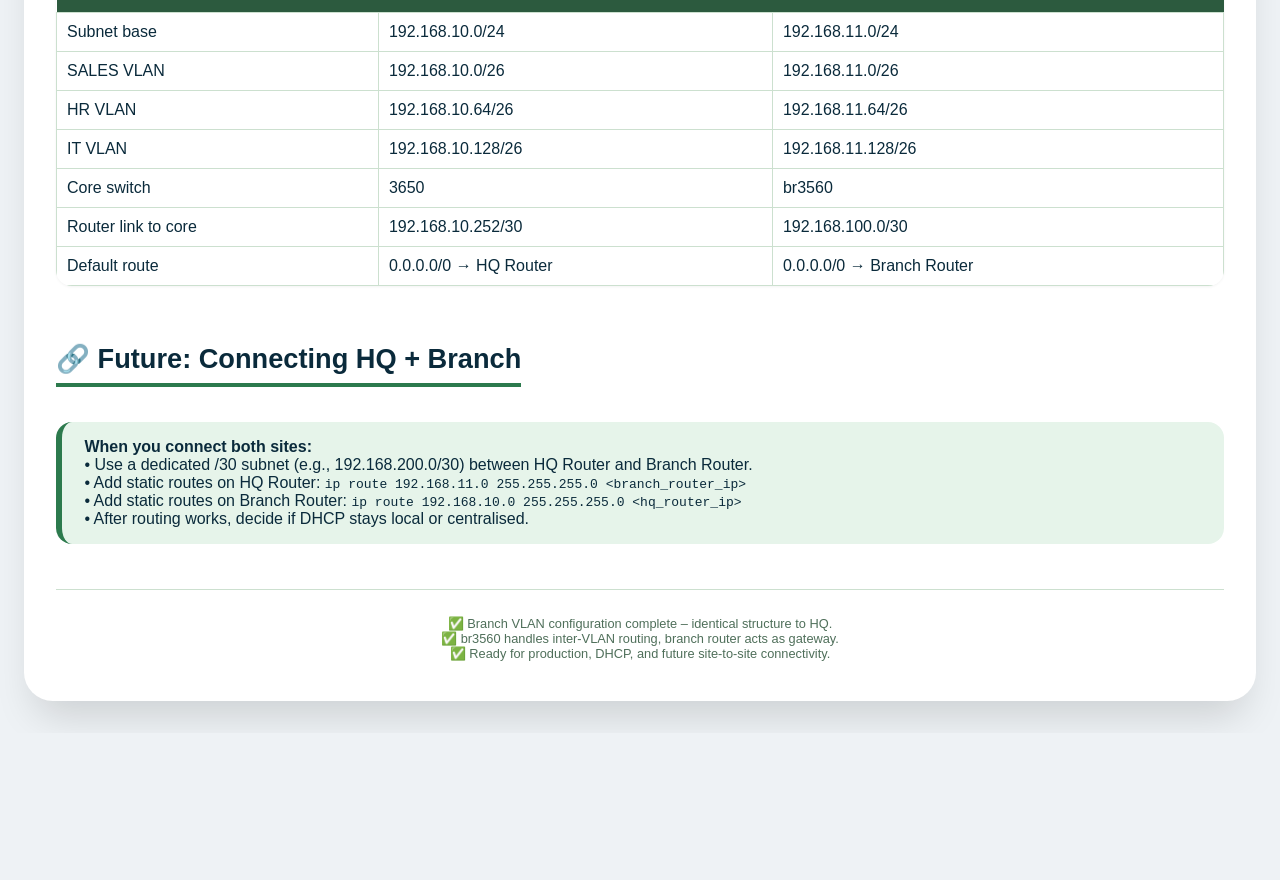
<file: brvlan.html>
<!DOCTYPE html>
<html lang="en">
<head>
    <meta charset="UTF-8">
    <meta name="viewport" content="width=device-width, initial-scale=1.0">
    <title>Branch Network Blueprint | VLAN Segmentation (192.168.11.0)</title>
    <style>
        * {
            margin: 0;
            padding: 0;
            box-sizing: border-box;
        }

        body {
            background: #eef2f5;
            font-family: 'Segoe UI', Roboto, 'Helvetica Neue', sans-serif;
            padding: 2rem 1.5rem;
            color: #0a2a3b;
        }

        .container {
            max-width: 1350px;
            margin: 0 auto;
            background: white;
            border-radius: 1.8rem;
            box-shadow: 0 25px 40px -12px rgba(0, 0, 0, 0.15);
            overflow: hidden;
            padding: 2rem 2rem 2.5rem;
        }

        h1 {
            font-size: 2.2rem;
            font-weight: 800;
            background: linear-gradient(135deg, #1a4d5f, #2c7a4d);
            -webkit-background-clip: text;
            background-clip: text;
            color: transparent;
            display: inline-block;
        }

        .badge {
            background: #dff3e3;
            color: #1c6d3f;
            font-size: 0.8rem;
            font-weight: 700;
            padding: 0.3rem 1rem;
            border-radius: 40px;
            margin-left: 1rem;
            vertical-align: middle;
            border: 1px solid #bddcbe;
        }

        .sub {
            color: #2c5a3e;
            margin: 0.8rem 0 1.8rem 0;
            border-left: 5px solid #2c7a4d;
            padding-left: 1.2rem;
            font-weight: 500;
        }

        .diagram-card {
            background: #fafef7;
            border: 1px solid #cce3d0;
            border-radius: 1.5rem;
            padding: 1.5rem;
            margin: 1.8rem 0;
            font-family: 'SF Mono', 'Fira Code', monospace;
            font-size: 0.85rem;
            overflow-x: auto;
            line-height: 1.45;
            color: #1b4d2e;
        }

        h2 {
            font-size: 1.7rem;
            font-weight: 700;
            margin-top: 2.2rem;
            margin-bottom: 1rem;
            padding-bottom: 0.5rem;
            border-bottom: 4px solid #2c7a4d;
            display: inline-block;
        }

        h3 {
            font-size: 1.3rem;
            font-weight: 700;
            margin: 1.8rem 0 0.9rem 0;
            color: #1d573b;
            display: flex;
            align-items: center;
            gap: 0.6rem;
        }

        .code-block {
            background: #0d2a1e;
            color: #eef7e9;
            border-radius: 1rem;
            padding: 1.1rem 1.5rem;
            overflow-x: auto;
            font-family: 'SF Mono', 'Fira Code', monospace;
            font-size: 0.85rem;
            margin: 1rem 0 1.4rem 0;
            box-shadow: inset 0 0 0 1px #3e6b4a, 0 6px 12px rgba(0,0,0,0.08);
            white-space: pre-wrap;
            word-break: break-word;
        }

        .code-block code {
            color: #c7e9b1;
        }

        .note {
            background: #e6f4ea;
            border-left: 6px solid #2c7a4d;
            padding: 1rem 1.4rem;
            border-radius: 1rem;
            margin: 1.2rem 0;
            font-weight: 500;
        }

        .warning-note {
            background: #fff4e0;
            border-left: 6px solid #f4a261;
            padding: 1rem 1.4rem;
            border-radius: 1rem;
            margin: 1.2rem 0;
        }

        table {
            width: 100%;
            border-collapse: collapse;
            margin: 1.4rem 0;
            background: white;
            border-radius: 1rem;
            overflow: hidden;
            box-shadow: 0 1px 3px rgba(0,0,0,0.05);
        }

        th {
            background: #2c5a3e;
            color: white;
            padding: 12px 10px;
            font-weight: 600;
            font-size: 0.9rem;
        }

        td {
            border: 1px solid #cce0cf;
            padding: 10px 10px;
            background: #ffffff;
        }

        .highlight {
            background: #fef1cf;
            font-weight: 700;
        }

        .grid-ip {
            display: flex;
            flex-wrap: wrap;
            gap: 0.8rem;
            margin: 1rem 0;
        }

        .ip-card {
            background: #f0f9f0;
            border-radius: 1rem;
            padding: 0.6rem 1rem;
            border: 1px solid #bcddbb;
            font-size: 0.85rem;
            font-weight: 500;
        }

        footer {
            margin-top: 2.8rem;
            text-align: center;
            font-size: 0.8rem;
            color: #4f6f5a;
            border-top: 1px solid #cce0cf;
            padding-top: 1.6rem;
        }
    </style>
</head>
<body>
<div class="container">
    <div>
        <h1>🏢 Branch Network – VLAN & Core Routing</h1>
        <span class="badge">192.168.11.0/24 · 3 VLANs · br3560 + Access Switches</span>
    </div>
    <div class="sub">
        ✅ Complete branch configuration (mirroring HQ design) – SALES, HR, IT VLANs.<br>
        ✅ br3560 Layer 3 switching + inter‑VLAN routing + trunk ports.<br>
        ✅ Ready for future DHCP (local server or relay to HQ).
    </div>

    <!-- BRANCH IP PLAN -->
    <h2>📋 Branch IP Addressing Plan</h2>
    <table>
        <thead>
            <tr><th>VLAN</th><th>Name</th><th>Network</th><th>Subnet Mask</th><th>Gateway (SVI)</th><th>Hosts</th><th>Reserved</th></tr>
        </thead>
        <tbody>
            <tr><td>10</td><td>SALES</td><td>192.168.11.0/26</td><td>255.255.255.192</td><td>192.168.11.1</td><td>62 (33 used)</td><td>.2–.11</td></tr>
            <tr><td>20</td><td>HR</td><td>192.168.11.64/26</td><td>255.255.255.192</td><td>192.168.11.65</td><td>62 (55 used)</td><td>.66–.75</td></tr>
            <tr><td>30</td><td>IT</td><td>192.168.11.128/26</td><td>255.255.255.192</td><td>192.168.11.129</td><td>62 (45 used)</td><td>.130–.139</td></tr>
        </tbody>
    </table>
    <div class="note">
        🔗 <strong>Router link (Core ↔ Branch Router):</strong> 192.168.100.0/30 &nbsp;→&nbsp; br3560: .2 | Branch Router: .1<br>
        📍 <strong>Future extension:</strong> free block .140–.251 for servers, printers or DHCP server.<br>
        🧠 <strong>Structure identical to HQ</strong> – easy management and troubleshooting.
    </div>

    <!-- TOPOLOGY DIAGRAM -->
    <h2>🏗️ Branch Physical Topology</h2>
    <div class="diagram-card">
        Branch Router (G0/0: 192.168.100.1/30)
              │
        Gig1/0/1 (br3560 .100.2/30)
        ┌─[ br3560 Core Switch ]────────────────┐
        │ (VLAN 10 SVI .1)                      │
        │ (VLAN 20 SVI .65)                     │
        │ (VLAN 30 SVI .129)                    │
        └┬──────────┬──────────┬────────────────┘
         │          │          │
     Gig1/0/2    Gig1/0/3    Gig1/0/4
     trunk10     trunk20     trunk30
         │          │          │
    [SALES_br]  [HR_br]    [IT_br]
     Fa0/1       Fa0/1       Fa0/1
     trunk       trunk       trunk
         │          │          │
     Fa0/2-24    Fa0/2-24    Fa0/2-24
     access      access      access
     VLAN 10     VLAN 20     VLAN 30
     33 hosts    55 hosts    45 hosts
    </div>

    <!-- ========== BRANCH CONFIGURATIONS ========== -->
    <h2>⚙️ Branch Device Configurations (Copy‑Paste Ready)</h2>

    <h3>🎯 1. br3560 Core Switch – VLANs, SVIs, Trunks, Routing</h3>
    <div class="code-block"><pre><code>enable
configure terminal

vlan 10
 name SALES
 exit
vlan 20
 name HR
 exit
vlan 30
 name IT
 exit

interface vlan 10
 ip address 192.168.11.1 255.255.255.192
 no shutdown
 exit
interface vlan 20
 ip address 192.168.11.65 255.255.255.192
 no shutdown
 exit
interface vlan 30
 ip address 192.168.11.129 255.255.255.192
 no shutdown
 exit

interface gigabitEthernet 1/0/2
 switchport mode trunk
 switchport trunk allowed vlan 10
 no shutdown
 exit
interface gigabitEthernet 1/0/3
 switchport mode trunk
 switchport trunk allowed vlan 20
 no shutdown
 exit
interface gigabitEthernet 1/0/4
 switchport mode trunk
 switchport trunk allowed vlan 30
 no shutdown
 exit

interface gigabitEthernet 1/0/1
 no switchport
 ip address 192.168.100.2 255.255.255.252
 no shutdown
 exit

ip routing
ip route 0.0.0.0 0.0.0.0 192.168.100.1

end
write memory</code></pre></div>

    <h3>🌐 2. Branch Router (Gateway to br3560)</h3>
    <div class="code-block"><pre><code>enable
configure terminal

interface gigabitEthernet 0/0
 ip address 192.168.100.1 255.255.255.252
 no shutdown
 exit

ip route 192.168.11.0 255.255.255.192 192.168.100.2
ip route 192.168.11.64 255.255.255.192 192.168.100.2
ip route 192.168.11.128 255.255.255.192 192.168.100.2

end
write memory</code></pre></div>

    <h3>🖥️ 3. Branch SALES Switch (VLAN 10 – 33 hosts)</h3>
    <div class="code-block"><pre><code>enable
configure terminal

vlan 10
 name SALES
 exit

interface fastEthernet 0/1
 switchport mode trunk
 switchport trunk allowed vlan 10
 no shutdown
 exit

interface range fastEthernet 0/2-24
 switchport mode access
 switchport access vlan 10
 no shutdown
 exit

end
write memory</code></pre></div>

    <h3>👥 4. Branch HR Switch (VLAN 20 – 55 hosts)</h3>
    <div class="code-block"><pre><code>enable
configure terminal

vlan 20
 name HR
 exit

interface fastEthernet 0/1
 switchport mode trunk
 switchport trunk allowed vlan 20
 no shutdown
 exit

interface range fastEthernet 0/2-24
 switchport mode access
 switchport access vlan 20
 no shutdown
 exit

end
write memory</code></pre></div>

    <h3>💻 5. Branch IT Switch (VLAN 30 – 45 hosts)</h3>
    <div class="code-block"><pre><code>enable
configure terminal

vlan 30
 name IT
 exit

interface fastEthernet 0/1
 switchport mode trunk
 switchport trunk allowed vlan 30
 no shutdown
 exit

interface range fastEthernet 0/2-24
 switchport mode access
 switchport access vlan 30
 no shutdown
 exit

end
write memory</code></pre></div>

    <!-- DHCP FUTURE NOTE -->
    <h2>📡 Branch DHCP Strategy (Future)</h2>
    <div class="warning-note">
        <strong>Option 1 – Local DHCP server (recommended for independence):</strong><br>
        Add a Server-PT on branch, assign static IP 192.168.11.140/26 (gateway 192.168.11.129).<br>
        Create three pools: SALES (start .12), HR (start .76), IT (start .141).<br>
        Configure <code>ip helper-address 192.168.11.140</code> on br3560 SVIs.<br><br>
        <strong>Option 2 – Central DHCP via HQ (if WAN link exists):</strong><br>
        Use <code>ip helper-address 192.168.10.140</code> on branch SVIs, add static routes on HQ Router and branch router to forward DHCP traffic. Requires inter‑router connectivity.
    </div>

    <!-- CLIENT SETUP -->
    <h2>💻 Branch PCs – Static or DHCP ready</h2>
    <div class="note">
        ✅ <strong>Static IP example (SALES):</strong> 192.168.11.12/26, gateway 192.168.11.1<br>
        ✅ <strong>DHCP (future):</strong> set PC to DHCP after DHCP server is deployed.<br>
        ✅ All access ports are already pre‑configured in correct VLAN – just plug and play.
    </div>

    <!-- VERIFICATION -->
    <h2>🔍 Verification (Branch only)</h2>
    <div class="code-block"><pre><code>! On br3560
show vlan brief
show interfaces trunk
show ip route
ping 192.168.100.1          ! Branch router
ping 192.168.11.1           ! SVI VLAN 10
ping 192.168.11.65          ! SVI VLAN 20
ping 192.168.11.129         ! SVI VLAN 30

! On Branch Router
ping 192.168.100.2          ! br3560
ping 192.168.11.1

! On any Branch PC (SALES)
ping 192.168.11.1
ping 192.168.11.65
ping 192.168.11.129</code></pre></div>

    <!-- TROUBLESHOOTING -->
    <h2>🛠️ Troubleshooting Branch VLANs</h2>
    <ul style="margin-left: 1.8rem; line-height: 1.55; margin-bottom: 1.5rem;">
        <li><strong>No inter‑VLAN ping:</strong> verify <code>ip routing</code> on br3560 and SVI status (<code>show ip interface brief</code>).</li>
        <li><strong>Trunk not working:</strong> <code>show interfaces trunk</code> on both br3560 and access switch – allowed VLANs must match.</li>
        <li><strong>PC cannot reach gateway:</strong> check switchport access VLAN (<code>show int fa0/x switchport</code>) and port status.</li>
        <li><strong>Branch router can't ping br3560:</strong> verify IP on Gig0/0 (192.168.100.1/30) and cable connection.</li>
    </ul>

    <!-- COMPARISON WITH HQ -->
    <h2>📊 Branch vs HQ – mirrored design</h2>
    <table>
        <thead><tr><th>Component</th><th>HQ Network</th><th>Branch Network</th></tr></thead>
        <tbody>
            <tr><td>Subnet base</td><td>192.168.10.0/24</td><td>192.168.11.0/24</td></tr>
            <tr><td>SALES VLAN</td><td>192.168.10.0/26</td><td>192.168.11.0/26</td></tr>
            <tr><td>HR VLAN</td><td>192.168.10.64/26</td><td>192.168.11.64/26</td></tr>
            <tr><td>IT VLAN</td><td>192.168.10.128/26</td><td>192.168.11.128/26</td></tr>
            <tr><td>Core switch</td><td>3650</td><td>br3560</td></tr>
            <tr><td>Router link to core</td><td>192.168.10.252/30</td><td>192.168.100.0/30</td></tr>
            <tr><td>Default route</td><td>0.0.0.0/0 → HQ Router</td><td>0.0.0.0/0 → Branch Router</td></tr>
        </tbody>
    </table>

    <!-- FUTURE HQ-BRANCH INTERCONNECT -->
    <h2>🔗 Future: Connecting HQ + Branch</h2>
    <div class="note">
        <strong>When you connect both sites:</strong><br>
        • Use a dedicated /30 subnet (e.g., 192.168.200.0/30) between HQ Router and Branch Router.<br>
        • Add static routes on HQ Router: <code>ip route 192.168.11.0 255.255.255.0 &lt;branch_router_ip&gt;</code><br>
        • Add static routes on Branch Router: <code>ip route 192.168.10.0 255.255.255.0 &lt;hq_router_ip&gt;</code><br>
        • After routing works, decide if DHCP stays local or centralised.
    </div>

    <footer>
        ✅ Branch VLAN configuration complete – identical structure to HQ.<br>
        ✅ br3560 handles inter‑VLAN routing, branch router acts as gateway.<br>
        ✅ Ready for production, DHCP, and future site‑to‑site connectivity.
    </footer>
</div>
</body>
</html>
</file>
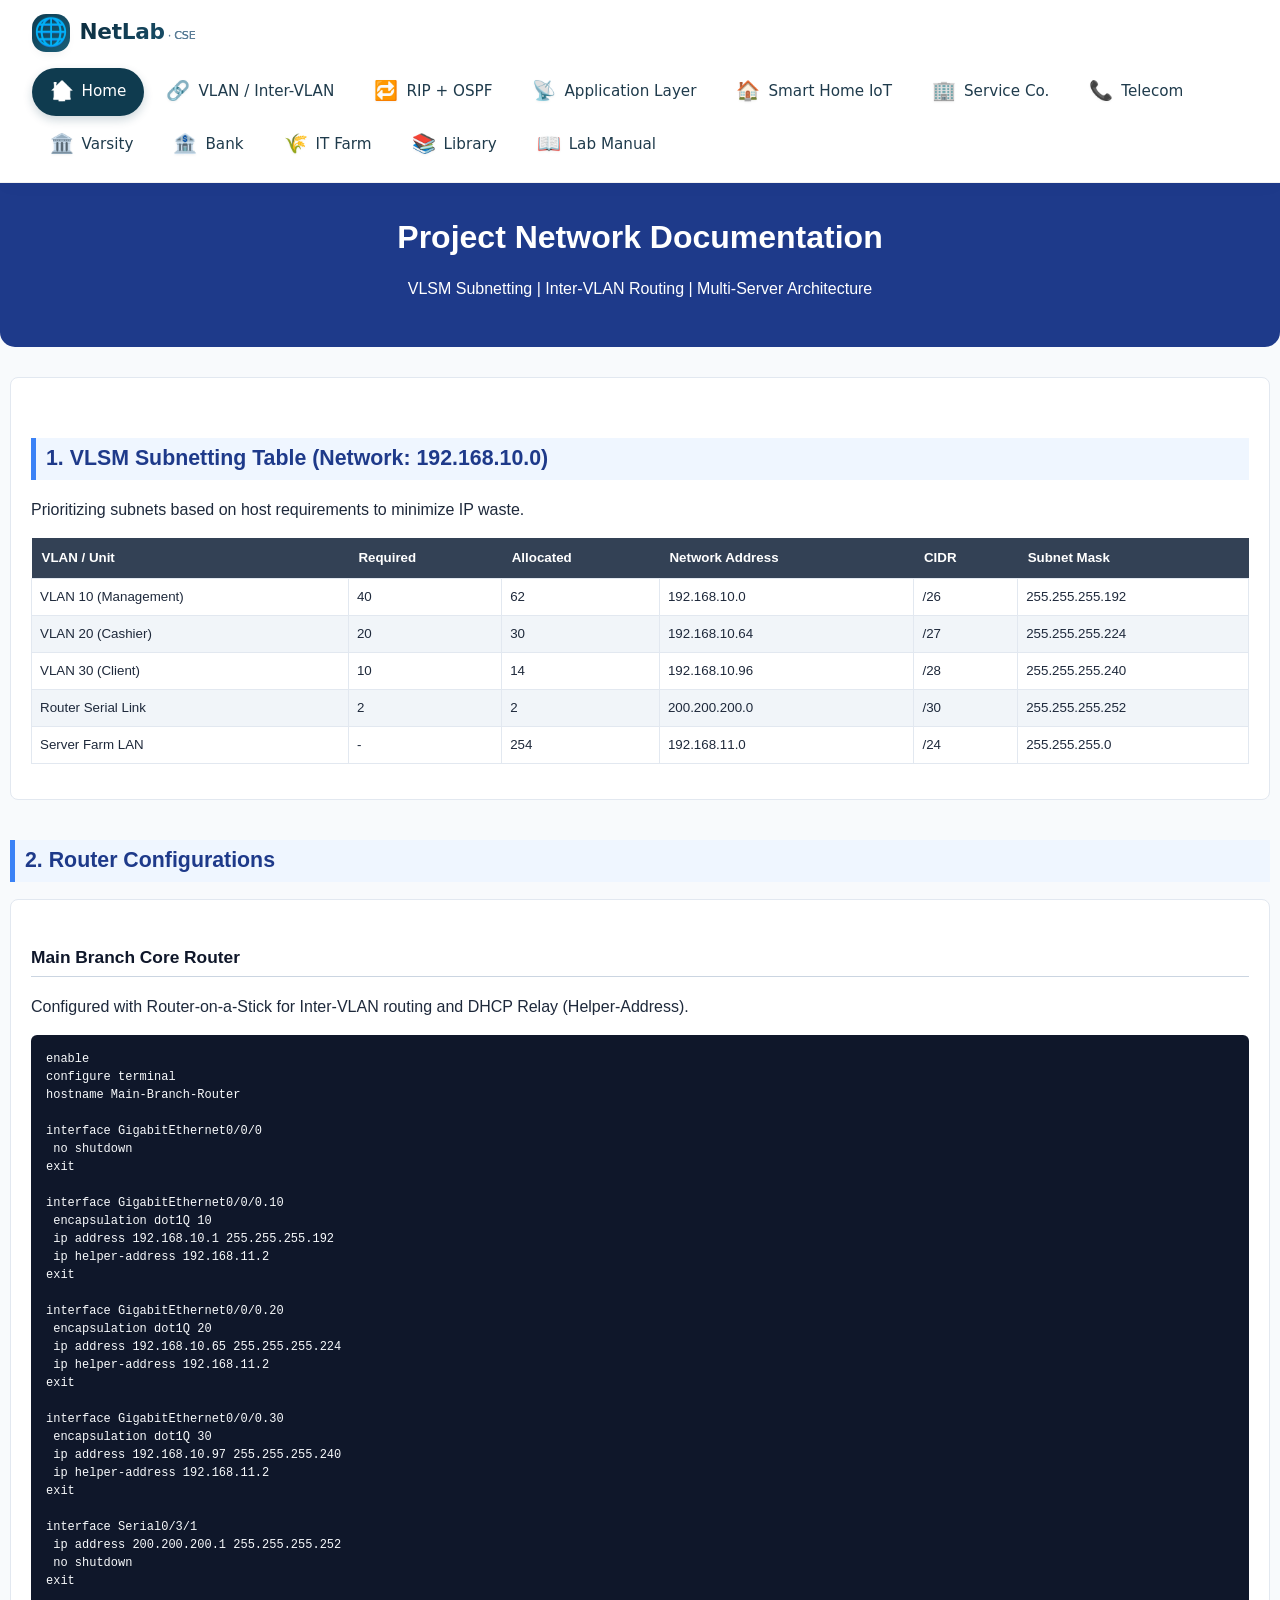
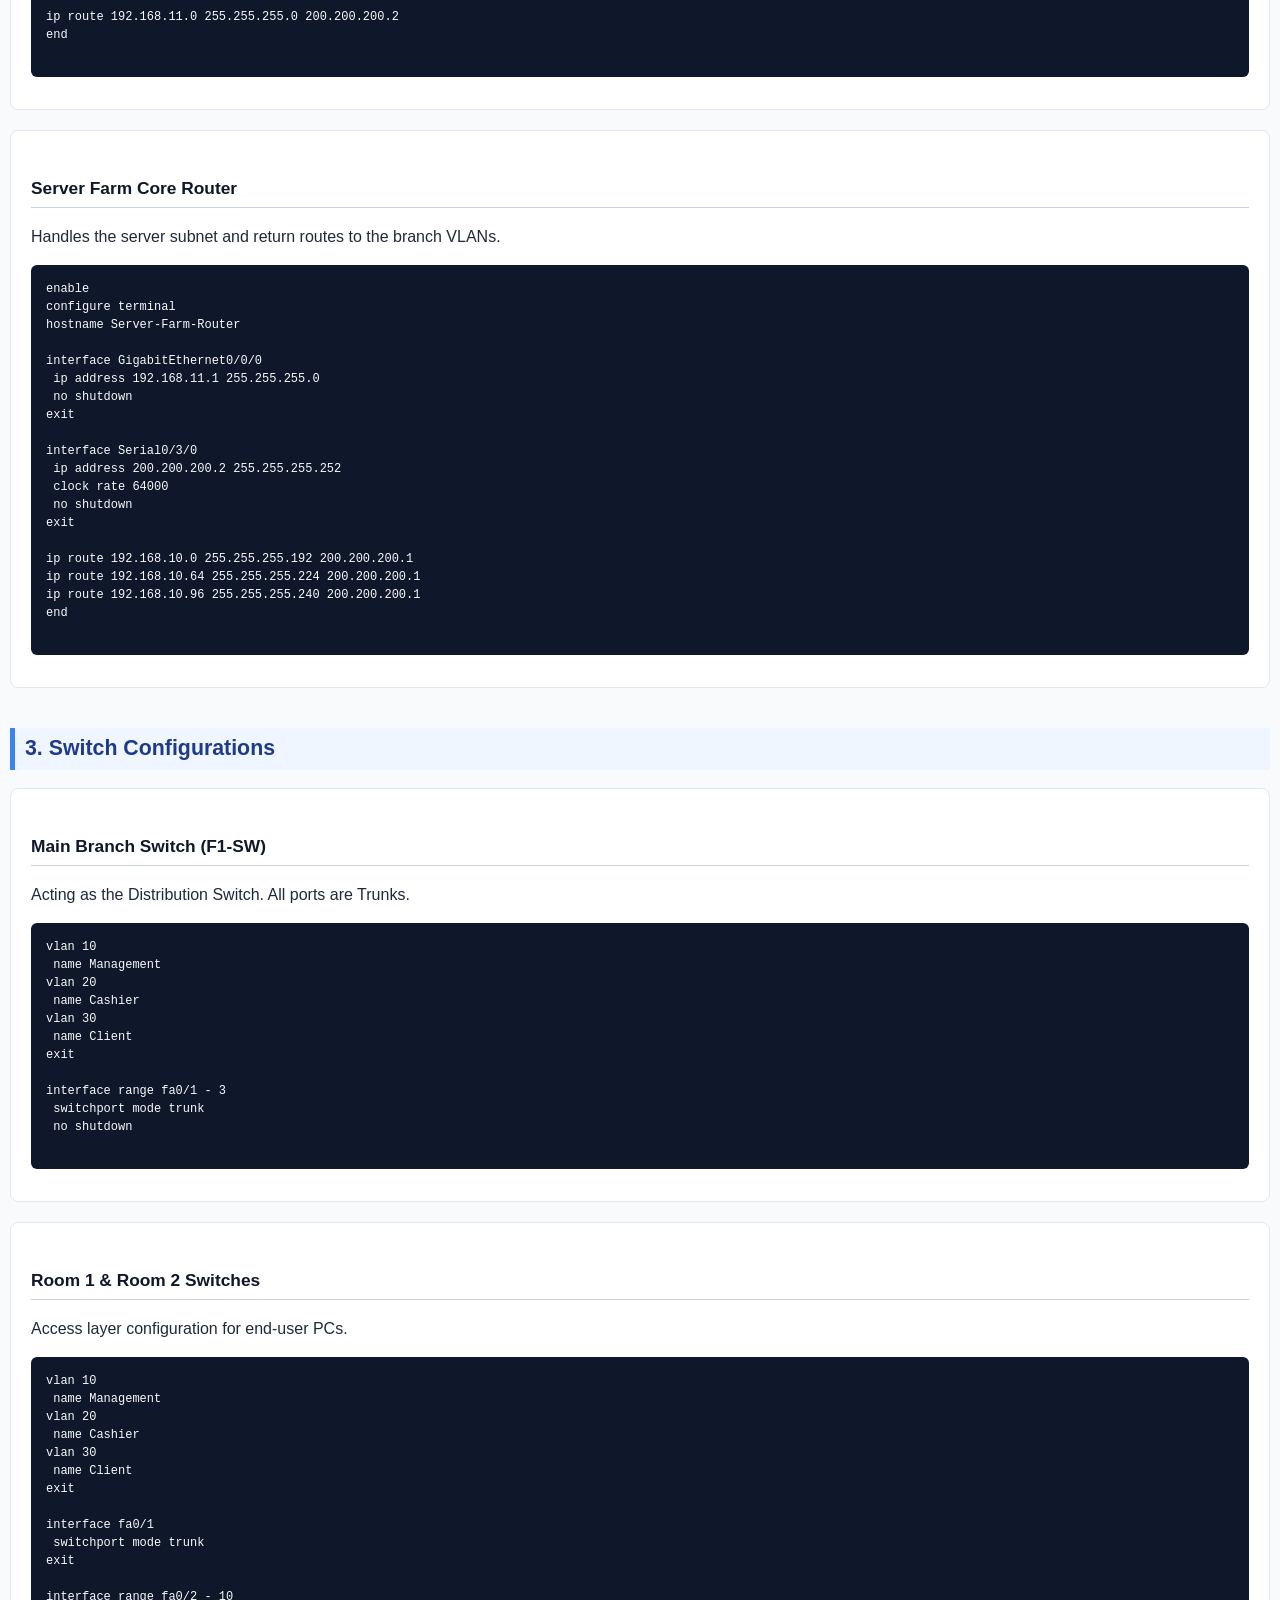
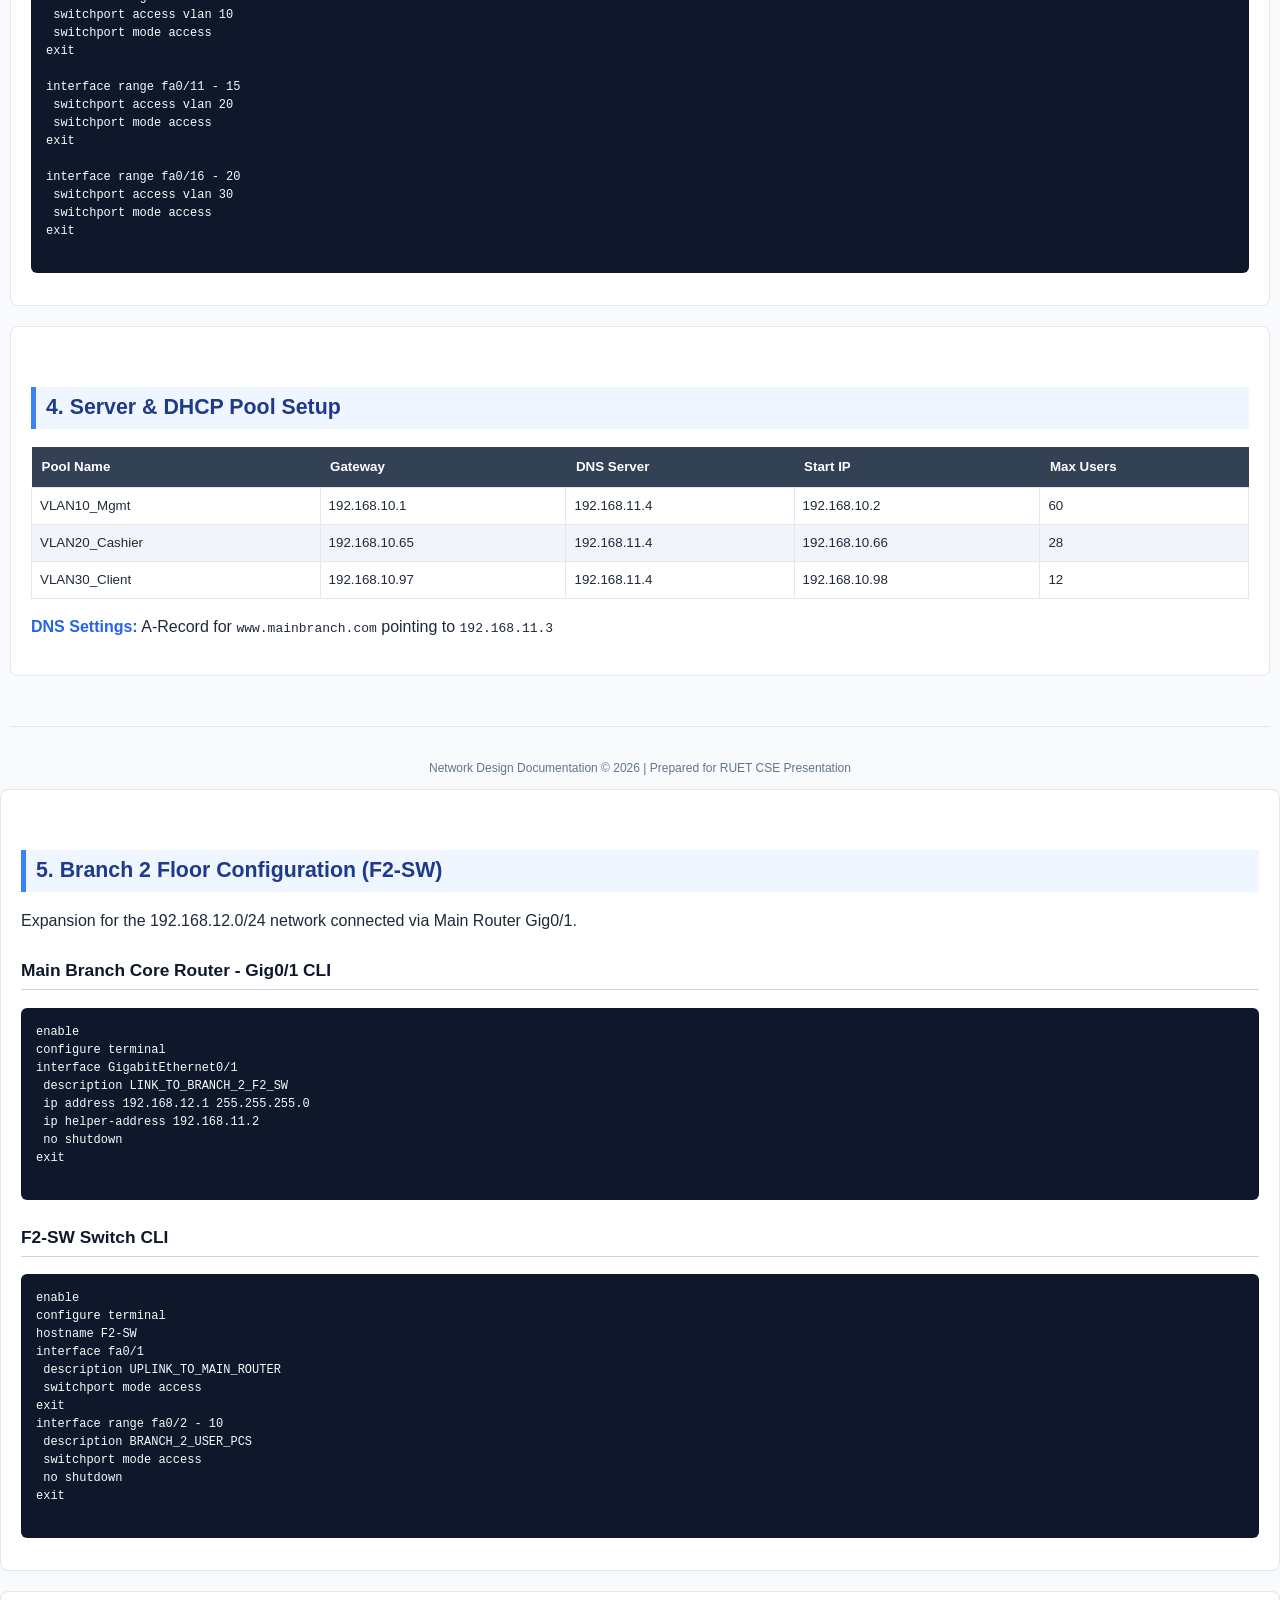
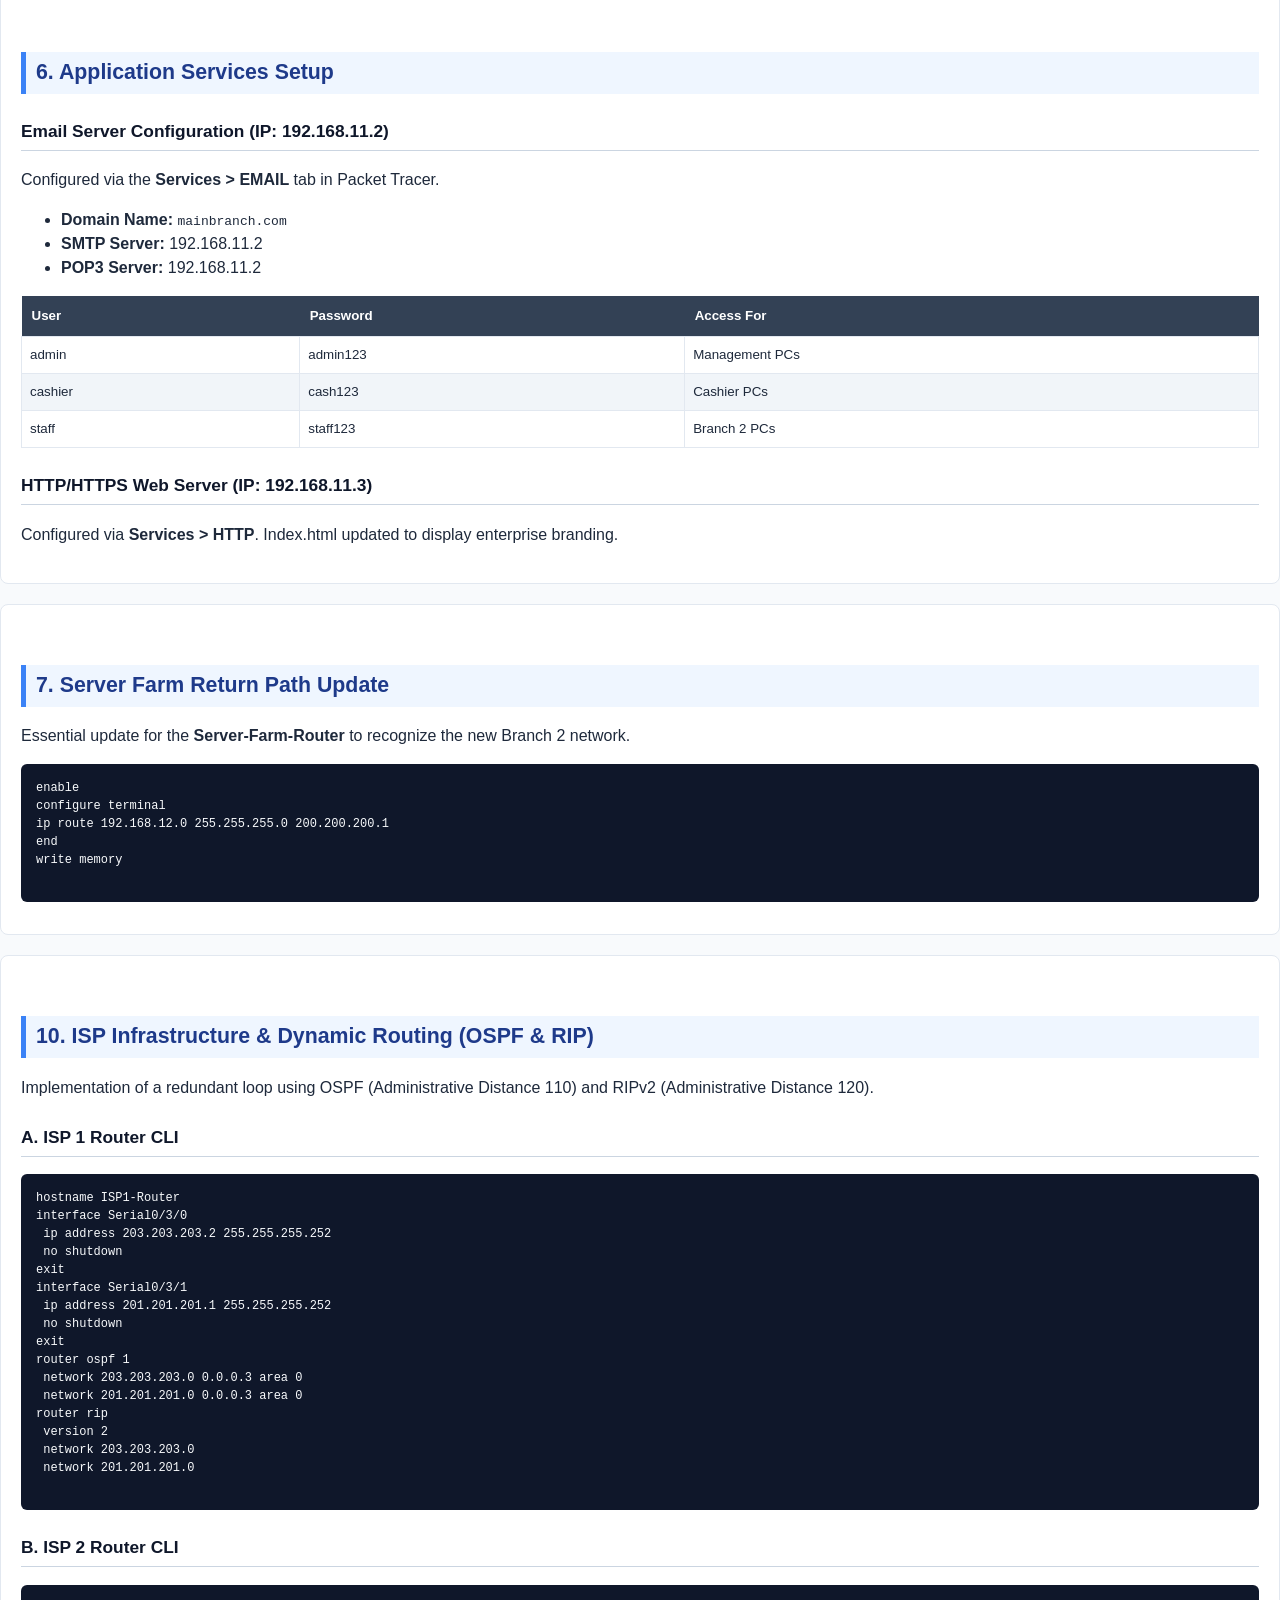
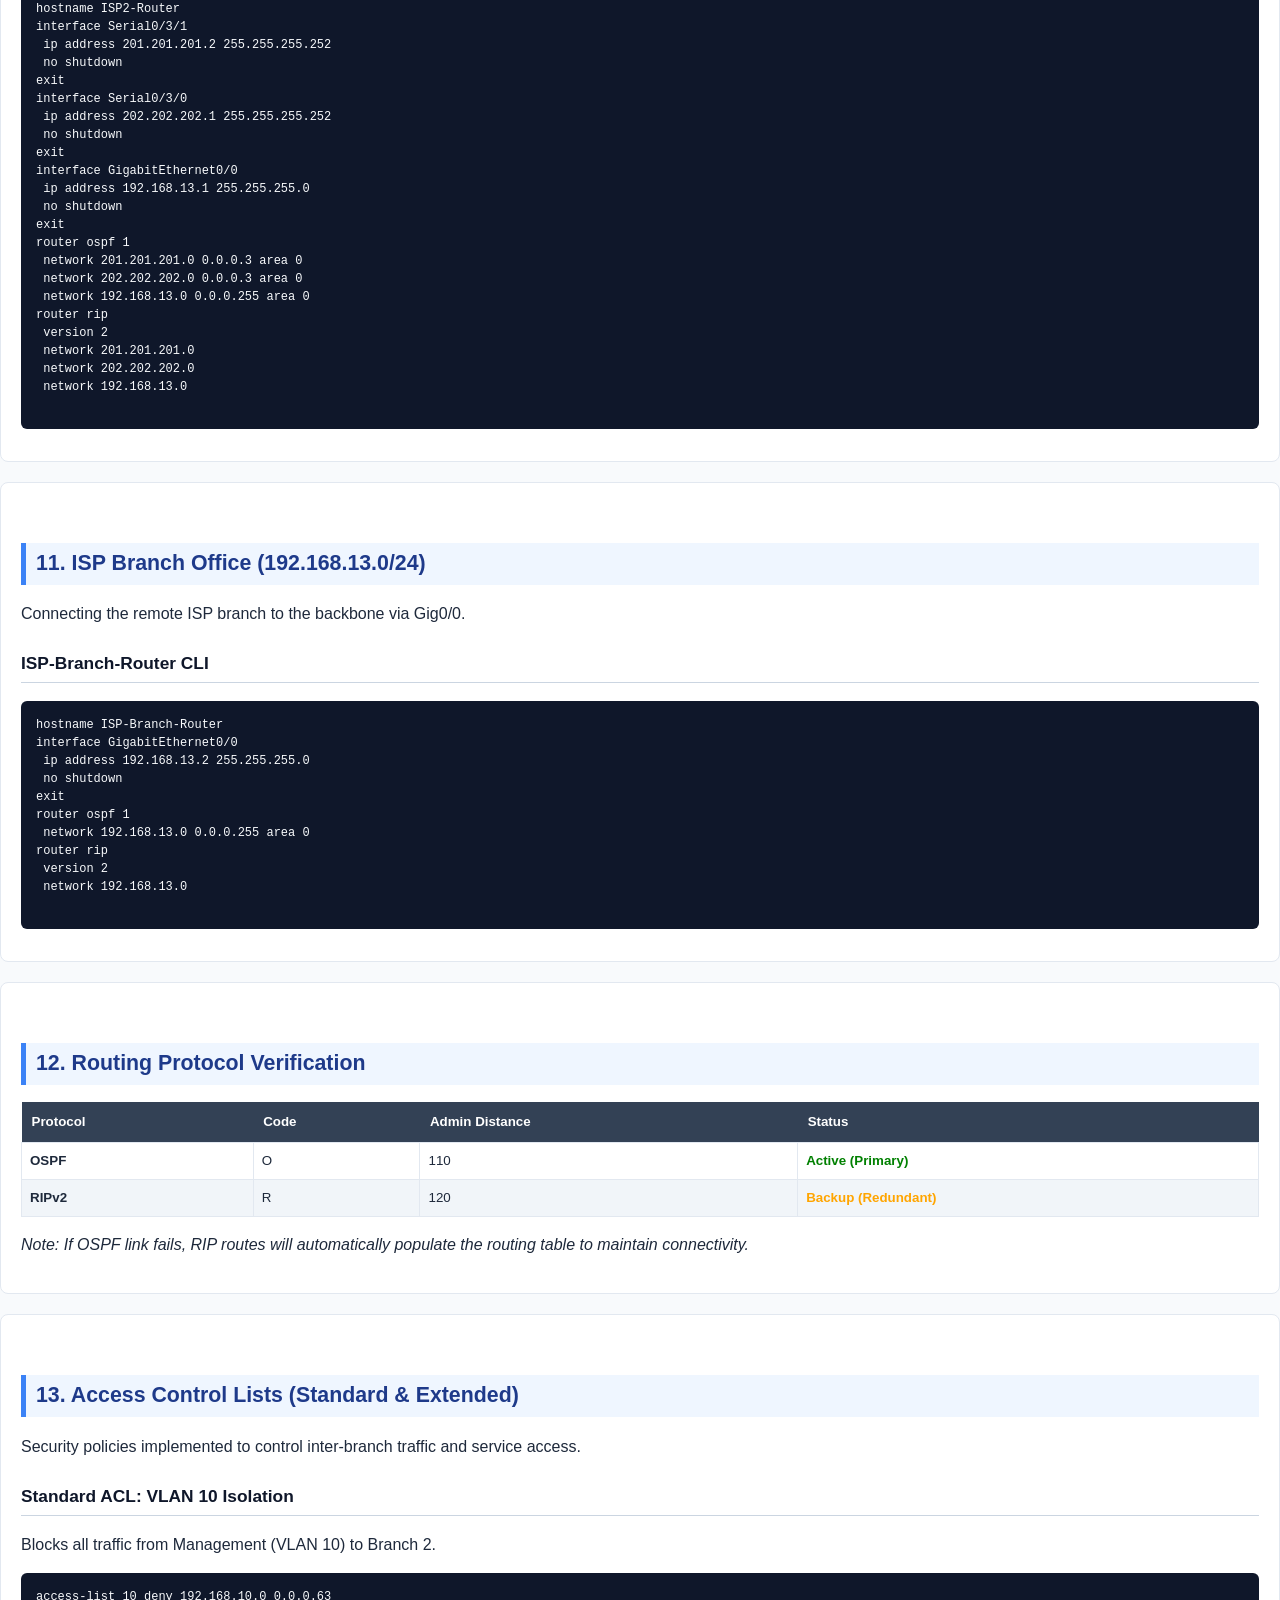
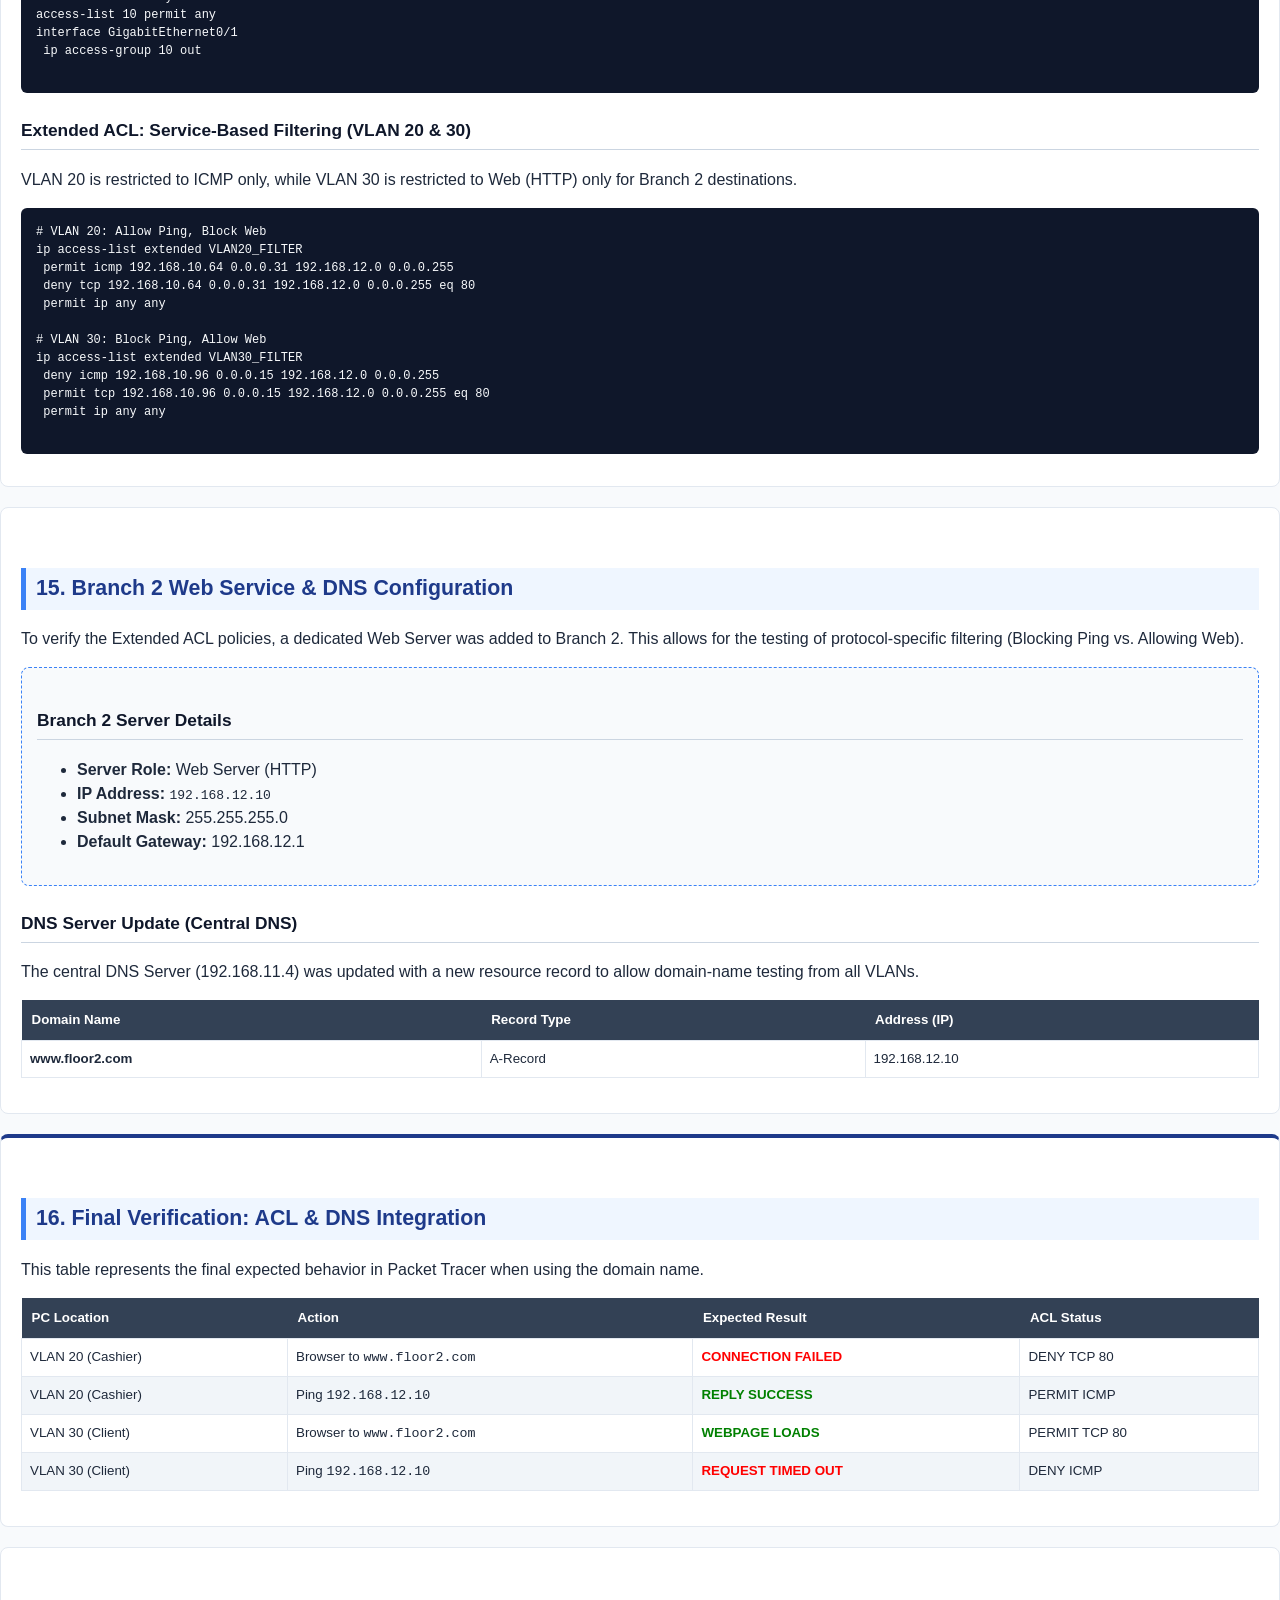
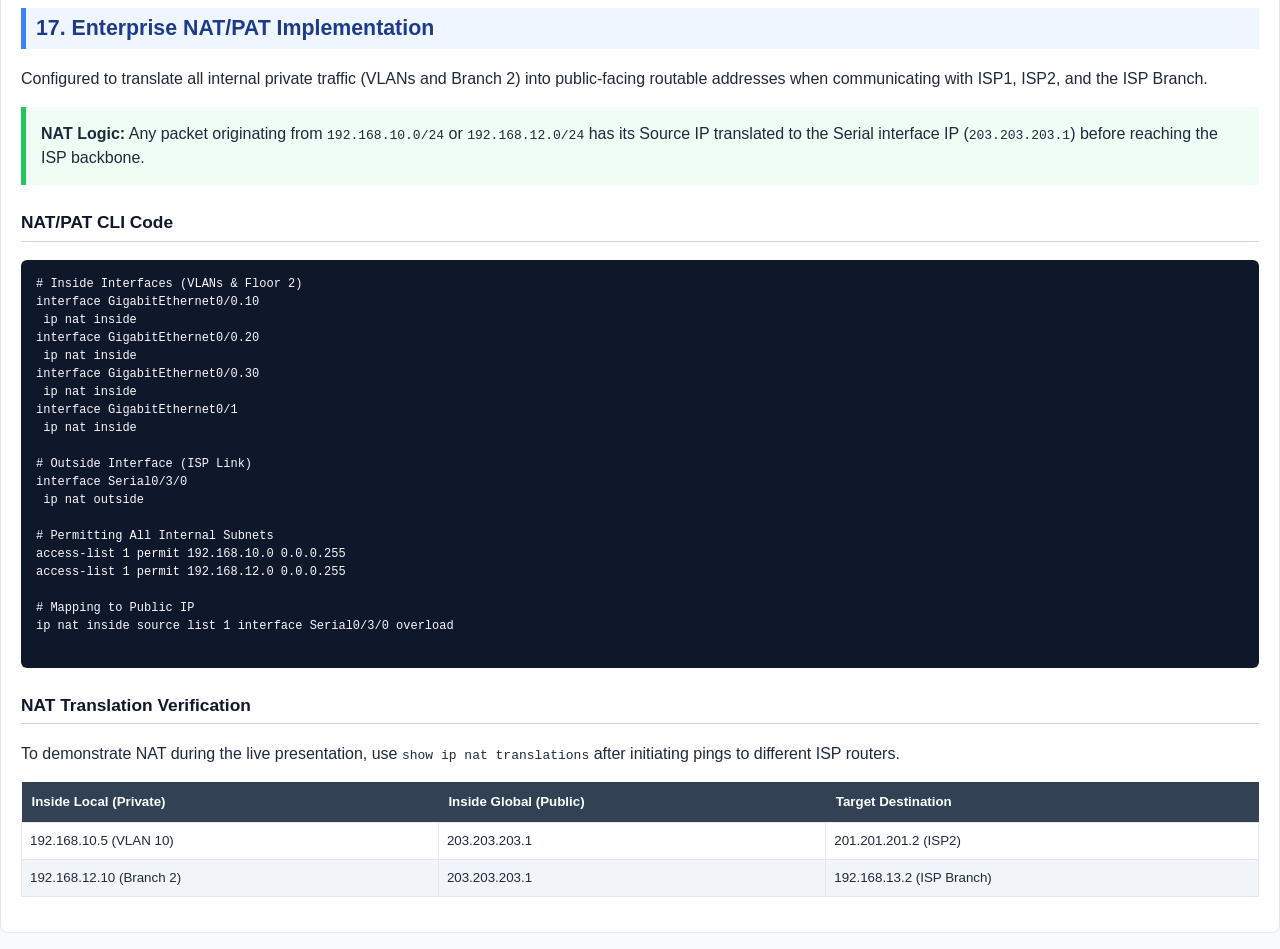
<file: It farm.html>
<!DOCTYPE html>
<html lang="en">
<head>
    <meta charset="UTF-8">
    <title>Enterprise Network Documentation - Prince</title>
    <style>
        @page {
            size: A4;
            margin: 15mm 12mm;
            background-color: #f8fafc;
        }
        body {
            font-family: 'Segoe UI', Arial, sans-serif;
            color: #1e293b;
            line-height: 1.5;
            background-color: #f8fafc;
            margin: 0;
            padding: 0;
        }
        .header-banner {
            background-color: #1e3a8a;
            color: white;
            padding: 30px;
            text-align: center;
            border-radius: 0 0 15px 15px;
            margin-bottom: 30px;
        }
        .container {
            padding: 0 10px;
        }
        h1 { margin: 0; font-size: 24pt; }
        h2 { 
            color: #1e3a8a; 
            border-left: 5px solid #3b82f6; 
            padding-left: 10px; 
            margin-top: 40px;
            font-size: 16pt;
            background: #eff6ff;
            padding-top: 5px;
            padding-bottom: 5px;
        }
        h3 { color: #0f172a; border-bottom: 1px solid #cbd5e1; padding-bottom: 5px; margin-top: 25px; font-size: 13pt; }
        
        .card {
            background: white;
            border: 1px solid #e2e8f0;
            border-radius: 8px;
            padding: 20px;
            margin-bottom: 20px;
            page-break-inside: avoid;
        }
        
        table {
            width: 100%;
            border-collapse: collapse;
            margin: 15px 0;
            font-size: 10pt;
        }
        th { background-color: #334155; color: white; padding: 10px; text-align: left; }
        td { border: 1px solid #e2e8f0; padding: 8px; }
        tr:nth-child(even) { background-color: #f1f5f9; }

        pre {
            background-color: #0f172a;
            color: #f8fafc;
            padding: 15px;
            border-radius: 6px;
            font-size: 9pt;
            overflow-x: hidden;
            white-space: pre-wrap;
            word-wrap: break-word;
        }
        .label {
            font-weight: bold;
            color: #2563eb;
        }
        .footer {
            text-align: center;
            font-size: 9pt;
            color: #64748b;
            margin-top: 50px;
            border-top: 1px solid #e2e8f0;
            padding-top: 20px;
        }
    </style>
</head>
<body>
    
    <!-- ========== NAVBAR INJECTION ========== -->
<div id="navbar-container"></div>
<script>
    fetch('navbar.html')
        .then(response => response.text())
        .then(data => {
            document.getElementById('navbar-container').innerHTML = data;
            
            // Re-run navbar's initialization after loading
            if (typeof window.initNavbar === 'undefined') {
                // Small delay to ensure DOM is ready
                setTimeout(() => {
                    const navScript = document.querySelector('#navbar-container script');
                    if (navScript) {
                        eval(navScript.textContent);
                    }
                }, 50);
            }
        })
        .catch(error => console.error('Navbar loading error:', error));
</script>
<!-- ========== END NAVBAR ========== -->

<div class="header-banner">
    <h1>Project Network Documentation</h1>
    <p>VLSM Subnetting | Inter-VLAN Routing | Multi-Server Architecture</p>
</div>

<div class="container">

    <!-- 1. VLSM SUBNETTING DESIGN -->
    <div class="card">
        <h2>1. VLSM Subnetting Table (Network: 192.168.10.0)</h2>
        <p>Prioritizing subnets based on host requirements to minimize IP waste.</p>
        <table>
            <thead>
                <tr>
                    <th>VLAN / Unit</th>
                    <th>Required</th>
                    <th>Allocated</th>
                    <th>Network Address</th>
                    <th>CIDR</th>
                    <th>Subnet Mask</th>
                </tr>
            </thead>
            <tbody>
                <tr><td>VLAN 10 (Management)</td><td>40</td><td>62</td><td>192.168.10.0</td><td>/26</td><td>255.255.255.192</td></tr>
                <tr><td>VLAN 20 (Cashier)</td><td>20</td><td>30</td><td>192.168.10.64</td><td>/27</td><td>255.255.255.224</td></tr>
                <tr><td>VLAN 30 (Client)</td><td>10</td><td>14</td><td>192.168.10.96</td><td>/28</td><td>255.255.255.240</td></tr>
                <tr><td>Router Serial Link</td><td>2</td><td>2</td><td>200.200.200.0</td><td>/30</td><td>255.255.255.252</td></tr>
                <tr><td>Server Farm LAN</td><td>-</td><td>254</td><td>192.168.11.0</td><td>/24</td><td>255.255.255.0</td></tr>
            </tbody>
        </table>
    </div>

    <!-- 2. CORE ROUTER CONFIGURATIONS -->
    <h2>2. Router Configurations</h2>
    
    <div class="card">
        <h3>Main Branch Core Router</h3>
        <p>Configured with Router-on-a-Stick for Inter-VLAN routing and DHCP Relay (Helper-Address).</p>
        <pre>
enable
configure terminal
hostname Main-Branch-Router

interface GigabitEthernet0/0/0
 no shutdown
exit

interface GigabitEthernet0/0/0.10
 encapsulation dot1Q 10
 ip address 192.168.10.1 255.255.255.192
 ip helper-address 192.168.11.2
exit

interface GigabitEthernet0/0/0.20
 encapsulation dot1Q 20
 ip address 192.168.10.65 255.255.255.224
 ip helper-address 192.168.11.2
exit

interface GigabitEthernet0/0/0.30
 encapsulation dot1Q 30
 ip address 192.168.10.97 255.255.255.240
 ip helper-address 192.168.11.2
exit

interface Serial0/3/1
 ip address 200.200.200.1 255.255.255.252
 no shutdown
exit

ip route 192.168.11.0 255.255.255.0 200.200.200.2
end
        </pre>
    </div>

    <div class="card">
        <h3>Server Farm Core Router</h3>
        <p>Handles the server subnet and return routes to the branch VLANs.</p>
        <pre>
enable
configure terminal
hostname Server-Farm-Router

interface GigabitEthernet0/0/0
 ip address 192.168.11.1 255.255.255.0
 no shutdown
exit

interface Serial0/3/0
 ip address 200.200.200.2 255.255.255.252
 clock rate 64000
 no shutdown
exit

ip route 192.168.10.0 255.255.255.192 200.200.200.1
ip route 192.168.10.64 255.255.255.224 200.200.200.1
ip route 192.168.10.96 255.255.255.240 200.200.200.1
end
        </pre>
    </div>

    <!-- 3. SWITCH CONFIGURATIONS -->
    <h2>3. Switch Configurations</h2>

    <div class="card">
        <h3>Main Branch Switch (F1-SW)</h3>
        <p>Acting as the Distribution Switch. All ports are Trunks.</p>
        <pre>
vlan 10
 name Management
vlan 20
 name Cashier
vlan 30
 name Client
exit

interface range fa0/1 - 3
 switchport mode trunk
 no shutdown
        </pre>
    </div>

    <div class="card">
        <h3>Room 1 & Room 2 Switches</h3>
        <p>Access layer configuration for end-user PCs.</p>
        <pre>
vlan 10
 name Management
vlan 20
 name Cashier
vlan 30
 name Client
exit

interface fa0/1
 switchport mode trunk
exit

interface range fa0/2 - 10
 switchport access vlan 10
 switchport mode access
exit

interface range fa0/11 - 15
 switchport access vlan 20
 switchport mode access
exit

interface range fa0/16 - 20
 switchport access vlan 30
 switchport mode access
exit
        </pre>
    </div>

    <!-- 4. SERVER & DHCP SETUP -->
    <div class="card">
        <h2>4. Server & DHCP Pool Setup</h2>
        <table>
            <thead>
                <tr>
                    <th>Pool Name</th>
                    <th>Gateway</th>
                    <th>DNS Server</th>
                    <th>Start IP</th>
                    <th>Max Users</th>
                </tr>
            </thead>
            <tbody>
                <tr><td>VLAN10_Mgmt</td><td>192.168.10.1</td><td>192.168.11.4</td><td>192.168.10.2</td><td>60</td></tr>
                <tr><td>VLAN20_Cashier</td><td>192.168.10.65</td><td>192.168.11.4</td><td>192.168.10.66</td><td>28</td></tr>
                <tr><td>VLAN30_Client</td><td>192.168.10.97</td><td>192.168.11.4</td><td>192.168.10.98</td><td>12</td></tr>
            </tbody>
        </table>
        <p><span class="label">DNS Settings:</span> A-Record for <code>www.mainbranch.com</code> pointing to <code>192.168.11.3</code></p>
    </div>

    <div class="footer">
        <p>Network Design Documentation © 2026 | Prepared for RUET CSE Presentation</p>
    </div>

</div>

<div class="card">
        <h2>5. Branch 2 Floor Configuration (F2-SW)</h2>
        <p>Expansion for the 192.168.12.0/24 network connected via Main Router Gig0/1.</p>
        
        <h3>Main Branch Core Router - Gig0/1 CLI</h3>
        <pre>
enable
configure terminal
interface GigabitEthernet0/1
 description LINK_TO_BRANCH_2_F2_SW
 ip address 192.168.12.1 255.255.255.0
 ip helper-address 192.168.11.2
 no shutdown
exit
        </pre>

        <h3>F2-SW Switch CLI</h3>
        <pre>
enable
configure terminal
hostname F2-SW
interface fa0/1
 description UPLINK_TO_MAIN_ROUTER
 switchport mode access
exit
interface range fa0/2 - 10
 description BRANCH_2_USER_PCS
 switchport mode access
 no shutdown
exit
        </pre>
    </div>

    <div class="card">
        <h2>6. Application Services Setup</h2>
        
        <h3>Email Server Configuration (IP: 192.168.11.2)</h3>
        <p>Configured via the <strong>Services > EMAIL</strong> tab in Packet Tracer.</p>
        <ul>
            <li><strong>Domain Name:</strong> <code>mainbranch.com</code></li>
            <li><strong>SMTP Server:</strong> 192.168.11.2</li>
            <li><strong>POP3 Server:</strong> 192.168.11.2</li>
        </ul>
        <table>
            <thead>
                <tr>
                    <th>User</th>
                    <th>Password</th>
                    <th>Access For</th>
                </tr>
            </thead>
            <tbody>
                <tr><td>admin</td><td>admin123</td><td>Management PCs</td></tr>
                <tr><td>cashier</td><td>cash123</td><td>Cashier PCs</td></tr>
                <tr><td>staff</td><td>staff123</td><td>Branch 2 PCs</td></tr>
            </tbody>
        </table>

        <h3>HTTP/HTTPS Web Server (IP: 192.168.11.3)</h3>
        <p>Configured via <strong>Services > HTTP</strong>. Index.html updated to display enterprise branding.</p>
    </div>

    <div class="card">
        <h2>7. Server Farm Return Path Update</h2>
        <p>Essential update for the <strong>Server-Farm-Router</strong> to recognize the new Branch 2 network.</p>
        <pre>
enable
configure terminal
ip route 192.168.12.0 255.255.255.0 200.200.200.1
end
write memory
        </pre>
    </div>

    <div class="card">
        <h2>10. ISP Infrastructure & Dynamic Routing (OSPF & RIP)</h2>
        <p>Implementation of a redundant loop using OSPF (Administrative Distance 110) and RIPv2 (Administrative Distance 120).</p>

        <h3>A. ISP 1 Router CLI</h3>
        <pre>
hostname ISP1-Router
interface Serial0/3/0
 ip address 203.203.203.2 255.255.255.252
 no shutdown
exit
interface Serial0/3/1
 ip address 201.201.201.1 255.255.255.252
 no shutdown
exit
router ospf 1
 network 203.203.203.0 0.0.0.3 area 0
 network 201.201.201.0 0.0.0.3 area 0
router rip
 version 2
 network 203.203.203.0
 network 201.201.201.0
        </pre>

        <h3>B. ISP 2 Router CLI</h3>
        <pre>
hostname ISP2-Router
interface Serial0/3/1
 ip address 201.201.201.2 255.255.255.252
 no shutdown
exit
interface Serial0/3/0
 ip address 202.202.202.1 255.255.255.252
 no shutdown
exit
interface GigabitEthernet0/0
 ip address 192.168.13.1 255.255.255.0
 no shutdown
exit
router ospf 1
 network 201.201.201.0 0.0.0.3 area 0
 network 202.202.202.0 0.0.0.3 area 0
 network 192.168.13.0 0.0.0.255 area 0
router rip
 version 2
 network 201.201.201.0
 network 202.202.202.0
 network 192.168.13.0
        </pre>
    </div>

    <div class="card">
        <h2>11. ISP Branch Office (192.168.13.0/24)</h2>
        <p>Connecting the remote ISP branch to the backbone via Gig0/0.</p>
        
        <h3>ISP-Branch-Router CLI</h3>
        <pre>
hostname ISP-Branch-Router
interface GigabitEthernet0/0
 ip address 192.168.13.2 255.255.255.0
 no shutdown
exit
router ospf 1
 network 192.168.13.0 0.0.0.255 area 0
router rip
 version 2
 network 192.168.13.0
        </pre>
    </div>

    <div class="card">
        <h2>12. Routing Protocol Verification</h2>
        <table>
            <thead>
                <tr>
                    <th>Protocol</th>
                    <th>Code</th>
                    <th>Admin Distance</th>
                    <th>Status</th>
                </tr>
            </thead>
            <tbody>
                <tr>
                    <td><strong>OSPF</strong></td>
                    <td>O</td>
                    <td>110</td>
                    <td style="color:green; font-weight:bold;">Active (Primary)</td>
                </tr>
                <tr>
                    <td><strong>RIPv2</strong></td>
                    <td>R</td>
                    <td>120</td>
                    <td style="color:orange; font-weight:bold;">Backup (Redundant)</td>
                </tr>
            </tbody>
        </table>
        <p><em>Note: If OSPF link fails, RIP routes will automatically populate the routing table to maintain connectivity.</em></p>
    </div>


    <div class="card">
        <h2>13. Access Control Lists (Standard & Extended)</h2>
        <p>Security policies implemented to control inter-branch traffic and service access.</p>

        <h3>Standard ACL: VLAN 10 Isolation</h3>
        <p>Blocks all traffic from Management (VLAN 10) to Branch 2.</p>
        <pre>
access-list 10 deny 192.168.10.0 0.0.0.63
access-list 10 permit any
interface GigabitEthernet0/1
 ip access-group 10 out
        </pre>

        <h3>Extended ACL: Service-Based Filtering (VLAN 20 & 30)</h3>
        <p>VLAN 20 is restricted to ICMP only, while VLAN 30 is restricted to Web (HTTP) only for Branch 2 destinations.</p>
        <pre>
# VLAN 20: Allow Ping, Block Web
ip access-list extended VLAN20_FILTER
 permit icmp 192.168.10.64 0.0.0.31 192.168.12.0 0.0.0.255
 deny tcp 192.168.10.64 0.0.0.31 192.168.12.0 0.0.0.255 eq 80
 permit ip any any

# VLAN 30: Block Ping, Allow Web
ip access-list extended VLAN30_FILTER
 deny icmp 192.168.10.96 0.0.0.15 192.168.12.0 0.0.0.255
 permit tcp 192.168.10.96 0.0.0.15 192.168.12.0 0.0.0.255 eq 80
 permit ip any any
        </pre>
    </div>


    <div class="card">
        <h2>15. Branch 2 Web Service & DNS Configuration</h2>
        <p>To verify the Extended ACL policies, a dedicated Web Server was added to Branch 2. This allows for the testing of protocol-specific filtering (Blocking Ping vs. Allowing Web).</p>

        <div style="background: #f8fafc; border: 1px dashed #3b82f6; padding: 15px; border-radius: 8px;">
            <h3>Branch 2 Server Details</h3>
            <ul>
                <li><strong>Server Role:</strong> Web Server (HTTP)</li>
                <li><strong>IP Address:</strong> <code>192.168.12.10</code></li>
                <li><strong>Subnet Mask:</strong> 255.255.255.0</li>
                <li><strong>Default Gateway:</strong> 192.168.12.1</li>
            </ul>
        </div>

        <h3>DNS Server Update (Central DNS)</h3>
        <p>The central DNS Server (192.168.11.4) was updated with a new resource record to allow domain-name testing from all VLANs.</p>
        <table>
            <thead>
                <tr>
                    <th>Domain Name</th>
                    <th>Record Type</th>
                    <th>Address (IP)</th>
                </tr>
            </thead>
            <tbody>
                <tr>
                    <td><strong>www.floor2.com</strong></td>
                    <td>A-Record</td>
                    <td>192.168.12.10</td>
                </tr>
            </tbody>
        </table>
    </div>

    <div class="card" style="border-top: 4px solid #1e3a8a;">
        <h2>16. Final Verification: ACL & DNS Integration</h2>
        <p>This table represents the final expected behavior in Packet Tracer when using the domain name.</p>
        <table>
            <thead>
                <tr>
                    <th>PC Location</th>
                    <th>Action</th>
                    <th>Expected Result</th>
                    <th>ACL Status</th>
                </tr>
            </thead>
            <tbody>
                <tr>
                    <td>VLAN 20 (Cashier)</td>
                    <td>Browser to <code>www.floor2.com</code></td>
                    <td style="color:red; font-weight:bold;">CONNECTION FAILED</td>
                    <td>DENY TCP 80</td>
                </tr>
                <tr>
                    <td>VLAN 20 (Cashier)</td>
                    <td>Ping <code>192.168.12.10</code></td>
                    <td style="color:green; font-weight:bold;">REPLY SUCCESS</td>
                    <td>PERMIT ICMP</td>
                </tr>
                <tr>
                    <td>VLAN 30 (Client)</td>
                    <td>Browser to <code>www.floor2.com</code></td>
                    <td style="color:green; font-weight:bold;">WEBPAGE LOADS</td>
                    <td>PERMIT TCP 80</td>
                </tr>
                <tr>
                    <td>VLAN 30 (Client)</td>
                    <td>Ping <code>192.168.12.10</code></td>
                    <td style="color:red; font-weight:bold;">REQUEST TIMED OUT</td>
                    <td>DENY ICMP</td>
                </tr>
            </tbody>
        </table>
    </div>

    <div class="card">
        <h2>17. Enterprise NAT/PAT Implementation</h2>
        <p>Configured to translate all internal private traffic (VLANs and Branch 2) into public-facing routable addresses when communicating with ISP1, ISP2, and the ISP Branch.</p>

        <div style="background: #f0fdf4; border-left: 5px solid #22c55e; padding: 15px; margin: 15px 0;">
            <strong>NAT Logic:</strong> Any packet originating from <code>192.168.10.0/24</code> or <code>192.168.12.0/24</code> has its Source IP translated to the Serial interface IP (<code>203.203.203.1</code>) before reaching the ISP backbone.
        </div>

        <h3>NAT/PAT CLI Code</h3>
        <pre>
# Inside Interfaces (VLANs & Floor 2)
interface GigabitEthernet0/0.10
 ip nat inside
interface GigabitEthernet0/0.20
 ip nat inside
interface GigabitEthernet0/0.30
 ip nat inside
interface GigabitEthernet0/1
 ip nat inside

# Outside Interface (ISP Link)
interface Serial0/3/0
 ip nat outside

# Permitting All Internal Subnets
access-list 1 permit 192.168.10.0 0.0.0.255
access-list 1 permit 192.168.12.0 0.0.0.255

# Mapping to Public IP
ip nat inside source list 1 interface Serial0/3/0 overload
        </pre>

        <h3>NAT Translation Verification</h3>
        <p>To demonstrate NAT during the live presentation, use <code>show ip nat translations</code> after initiating pings to different ISP routers.</p>
        <table>
            <thead>
                <tr>
                    <th>Inside Local (Private)</th>
                    <th>Inside Global (Public)</th>
                    <th>Target Destination</th>
                </tr>
            </thead>
            <tbody>
                <tr>
                    <td>192.168.10.5 (VLAN 10)</td>
                    <td>203.203.203.1</td>
                    <td>201.201.201.2 (ISP2)</td>
                </tr>
                <tr>
                    <td>192.168.12.10 (Branch 2)</td>
                    <td>203.203.203.1</td>
                    <td>192.168.13.2 (ISP Branch)</td>
                </tr>
            </tbody>
        </table>
    </div>
</body>
</html>
</file>
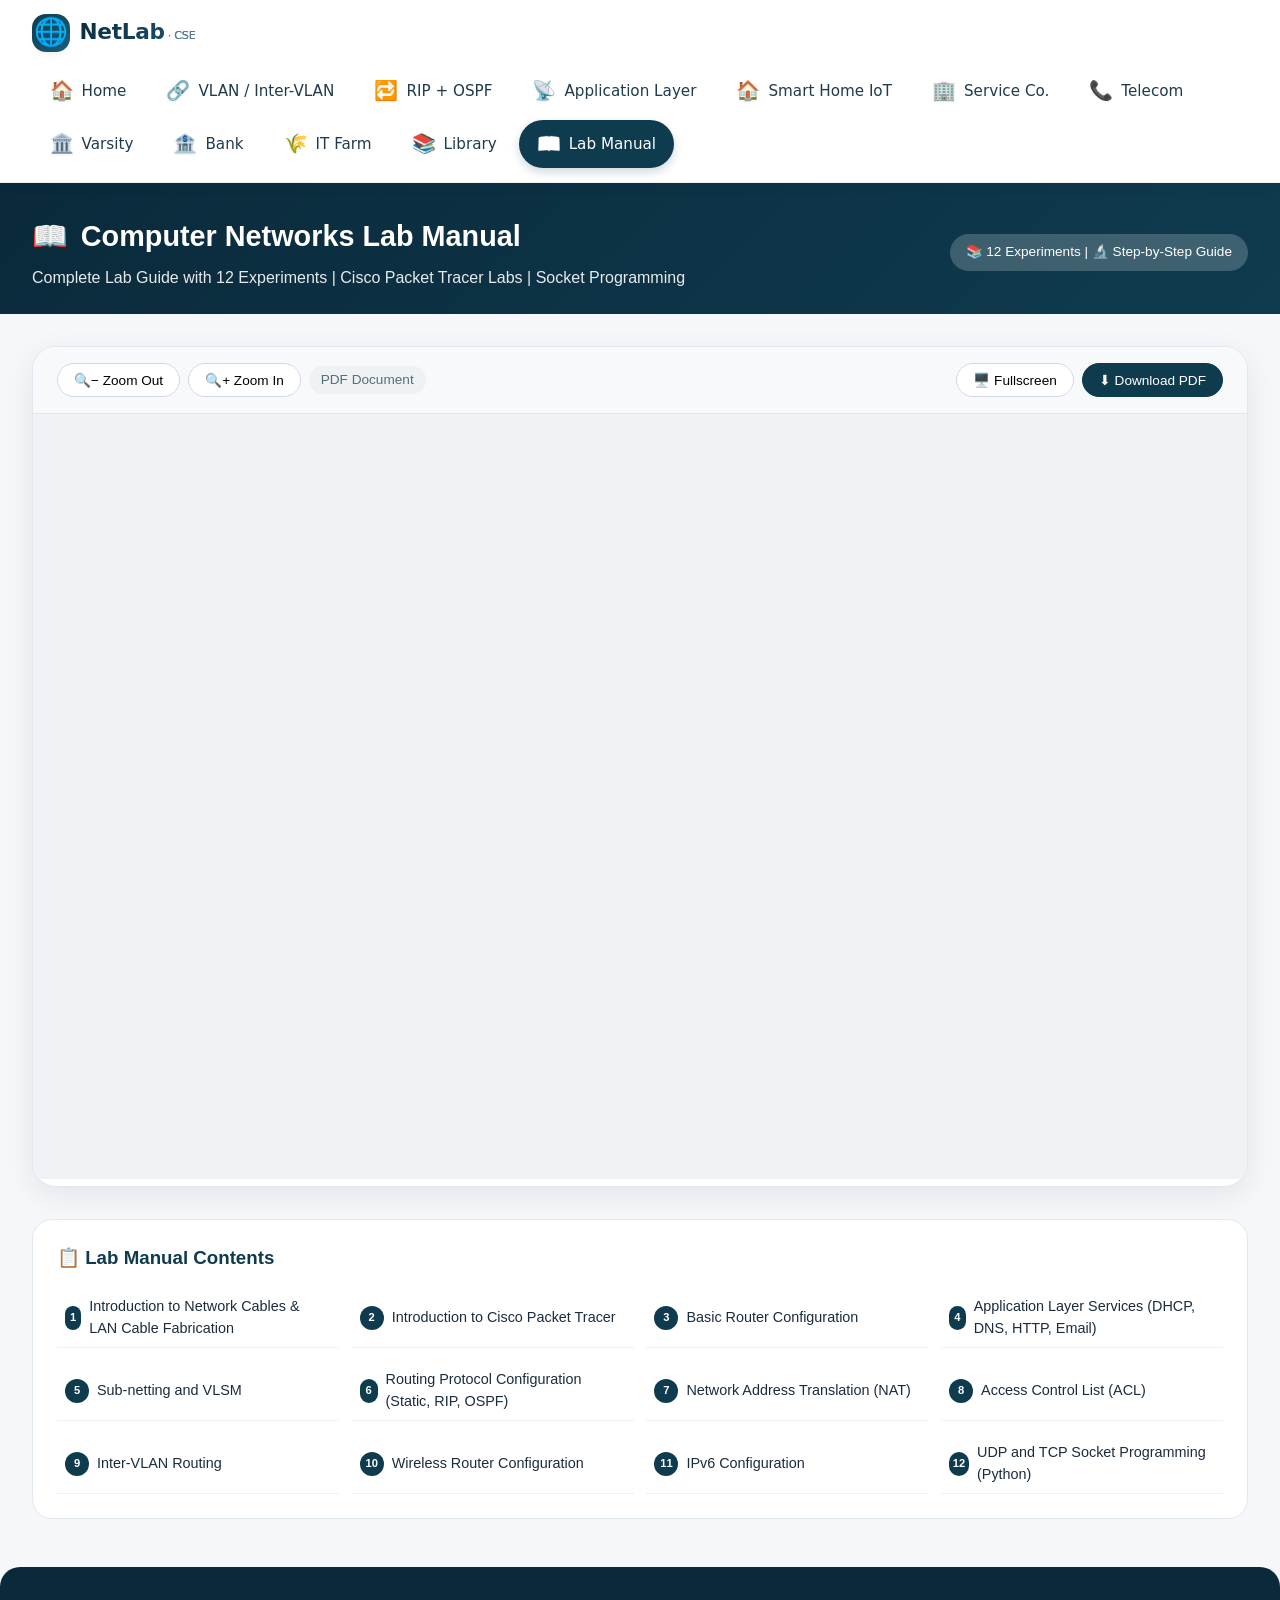
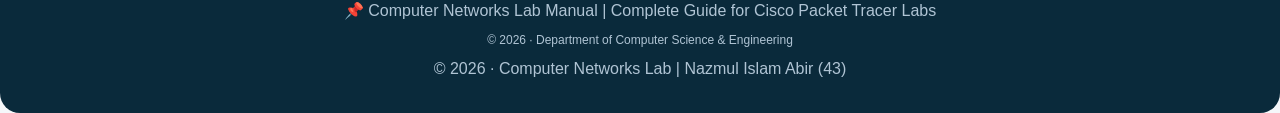
<file: lab_manual.html>
<!DOCTYPE html>
<html lang="en">
<head>
    <meta charset="UTF-8">
    <meta name="viewport" content="width=device-width, initial-scale=1.0">
    <title>CN Lab Manual | Computer Networks Lab Manual PDF Reader</title>
    <style>
        * {
            margin: 0;
            padding: 0;
            box-sizing: border-box;
        }

        body {
            font-family: 'Inter', -apple-system, 'Segoe UI', Roboto, sans-serif;
            background: #f5f7fa;
            color: #1a2c3e;
            line-height: 1.5;
        }

        /* Header */
        .lab-manual-header {
            background: linear-gradient(135deg, #0a2a3b 0%, #0f3b4f 100%);
            padding: 2rem 2rem 1.5rem;
            color: white;
        }

        .header-content {
            max-width: 1400px;
            margin: 0 auto;
            display: flex;
            justify-content: space-between;
            align-items: center;
            flex-wrap: wrap;
            gap: 1rem;
        }

        .header-content h1 {
            font-size: 1.8rem;
            font-weight: 600;
            display: flex;
            align-items: center;
            gap: 0.8rem;
        }

        .header-content p {
            margin-top: 0.5rem;
            opacity: 0.9;
        }

        .badge {
            background: rgba(255,255,255,0.2);
            padding: 0.5rem 1rem;
            border-radius: 40px;
            font-size: 0.85rem;
        }

        /* PDF Viewer Container */
        .pdf-container {
            max-width: 1400px;
            margin: 2rem auto;
            padding: 0 2rem;
        }

        .pdf-viewer-wrapper {
            background: white;
            border-radius: 24px;
            border: 1px solid #e1e8f0;
            overflow: hidden;
            box-shadow: 0 8px 30px rgba(0,0,0,0.08);
        }

        .pdf-toolbar {
            background: #f8f9fa;
            padding: 1rem 1.5rem;
            border-bottom: 1px solid #e1e8f0;
            display: flex;
            justify-content: space-between;
            align-items: center;
            flex-wrap: wrap;
            gap: 1rem;
        }

        .pdf-controls {
            display: flex;
            gap: 0.5rem;
            align-items: center;
            flex-wrap: wrap;
        }

        .pdf-btn {
            background: white;
            border: 1px solid #d1d9e6;
            padding: 0.5rem 1rem;
            border-radius: 40px;
            cursor: pointer;
            font-size: 0.85rem;
            font-weight: 500;
            transition: all 0.2s;
            display: inline-flex;
            align-items: center;
            gap: 0.5rem;
        }

        .pdf-btn:hover {
            background: #eef2f5;
            border-color: #0f3b4f;
        }

        .pdf-btn.download {
            background: #0f3b4f;
            border-color: #0f3b4f;
            color: white;
        }

        .pdf-btn.download:hover {
            background: #1a5f7a;
        }

        .page-info {
            font-size: 0.85rem;
            color: #546e7a;
            padding: 0.25rem 0.75rem;
            background: #eef2f5;
            border-radius: 40px;
        }

        .zoom-control {
            display: flex;
            align-items: center;
            gap: 0.5rem;
        }

        .zoom-control span {
            font-size: 0.8rem;
            color: #546e7a;
        }

        /* PDF Viewer iframe */
        .pdf-viewer {
            width: 100%;
            height: 85vh;
            border: none;
            background: #f0f2f5;
        }

        /* Alternative viewer for browsers that don't support PDF embed */
        .fallback-message {
            display: none;
            text-align: center;
            padding: 3rem;
            background: #fef3c7;
            margin: 1rem;
            border-radius: 16px;
        }

        .fallback-message a {
            color: #0f3b4f;
            font-weight: 600;
        }

        /* Info Section */
        .info-section {
            background: white;
            border-radius: 20px;
            padding: 1.5rem;
            margin-top: 2rem;
            border: 1px solid #e1e8f0;
        }

        .info-section h3 {
            color: #0f3b4f;
            margin-bottom: 1rem;
            display: flex;
            align-items: center;
            gap: 0.5rem;
        }

        .lab-list {
            display: grid;
            grid-template-columns: repeat(auto-fill, minmax(250px, 1fr));
            gap: 0.8rem;
            margin-top: 1rem;
        }

        .lab-list-item {
            padding: 0.5rem;
            border-bottom: 1px solid #eef2f5;
            font-size: 0.9rem;
            display: flex;
            align-items: center;
            gap: 0.5rem;
        }

        .lab-list-item .num {
            background: #0f3b4f;
            color: white;
            width: 24px;
            height: 24px;
            border-radius: 24px;
            display: inline-flex;
            align-items: center;
            justify-content: center;
            font-size: 0.7rem;
            font-weight: bold;
        }

        /* Footer */
        .footer {
            margin-top: 3rem;
            background: #0a2a3b;
            border-radius: 20px;
            padding: 2rem;
            color: #b0c4d4;
            text-align: center;
        }

        /* Responsive */
        @media (max-width: 768px) {
            .pdf-container {
                padding: 0 1rem;
            }
            .pdf-viewer {
                height: 70vh;
            }
            .pdf-toolbar {
                flex-direction: column;
                align-items: stretch;
            }
            .pdf-controls {
                justify-content: center;
            }
            .header-content {
                flex-direction: column;
                text-align: center;
            }
        }

        /* Fullscreen mode */
        .pdf-viewer-wrapper.fullscreen {
            position: fixed;
            top: 0;
            left: 0;
            right: 0;
            bottom: 0;
            z-index: 10000;
            margin: 0;
            border-radius: 0;
        }

        .fullscreen .pdf-viewer {
            height: calc(100vh - 60px);
        }
    </style>
</head>
<body>

<!-- Navbar will be loaded here -->
<div id="navbar-container"></div>

<!-- Lab Manual Header -->
<div class="lab-manual-header">
    <div class="header-content">
        <div>
            <h1>
                <span>📖</span> Computer Networks Lab Manual
            </h1>
            <p>Complete Lab Guide with 12 Experiments | Cisco Packet Tracer Labs | Socket Programming</p>
        </div>
        <div class="badge">📚 12 Experiments | 🔬 Step-by-Step Guide</div>
    </div>
</div>

<!-- PDF Viewer Section -->
<div class="pdf-container">
    <div class="pdf-viewer-wrapper" id="pdfWrapper">
        <div class="pdf-toolbar">
            <div class="pdf-controls">
                <button class="pdf-btn" id="zoomOut" title="Zoom Out">🔍− Zoom Out</button>
                <button class="pdf-btn" id="zoomIn" title="Zoom In">🔍+ Zoom In</button>
                <span class="page-info" id="pageInfo">PDF Document</span>
            </div>
            <div class="pdf-controls">
                <button class="pdf-btn" id="fullscreenBtn" title="Fullscreen">🖥️ Fullscreen</button>
                <button class="pdf-btn download" id="downloadBtn" title="Download PDF">⬇ Download PDF</button>
            </div>
        </div>
        
        <!-- PDF Embed -->
        <iframe id="pdfViewer" class="pdf-viewer" src="CN_lab_manual.pdf#toolbar=0&navpanes=1&scrollbar=1" title="CN Lab Manual"></iframe>
    </div>

    <!-- Fallback message for browsers that don't support PDF -->
    <div id="fallbackMessage" class="fallback-message" style="display: none;">
        <p>⚠️ Your browser cannot display PDF files directly.</p>
        <p>Please <a href="CN_lab_manual.pdf" download>click here to download the PDF</a> or use a modern browser like Chrome, Firefox, or Edge.</p>
    </div>

    <!-- Lab Manual Contents Info -->
    <div class="info-section">
        <h3>📋 Lab Manual Contents</h3>
        <div class="lab-list">
            <div class="lab-list-item"><span class="num">1</span> Introduction to Network Cables & LAN Cable Fabrication</div>
            <div class="lab-list-item"><span class="num">2</span> Introduction to Cisco Packet Tracer</div>
            <div class="lab-list-item"><span class="num">3</span> Basic Router Configuration</div>
            <div class="lab-list-item"><span class="num">4</span> Application Layer Services (DHCP, DNS, HTTP, Email)</div>
            <div class="lab-list-item"><span class="num">5</span> Sub-netting and VLSM</div>
            <div class="lab-list-item"><span class="num">6</span> Routing Protocol Configuration (Static, RIP, OSPF)</div>
            <div class="lab-list-item"><span class="num">7</span> Network Address Translation (NAT)</div>
            <div class="lab-list-item"><span class="num">8</span> Access Control List (ACL)</div>
            <div class="lab-list-item"><span class="num">9</span> Inter-VLAN Routing</div>
            <div class="lab-list-item"><span class="num">10</span> Wireless Router Configuration</div>
            <div class="lab-list-item"><span class="num">11</span> IPv6 Configuration</div>
            <div class="lab-list-item"><span class="num">12</span> UDP and TCP Socket Programming (Python)</div>
        </div>
    </div>
</div>

<!-- Footer -->
<div class="footer">
    <p>📌 Computer Networks Lab Manual | Complete Guide for Cisco Packet Tracer Labs</p>
    <p style="margin-top: 0.5rem; font-size: 0.75rem;">© 2026 · Department of Computer Science & Engineering</p>
    <p style="margin-top:0.5rem;">© 2026 · Computer Networks Lab | Nazmul Islam Abir (43)</p>
</div>

<script>
    // Load navbar
    fetch('navbar.html')
        .then(response => response.text())
        .then(data => {
            document.getElementById('navbar-container').innerHTML = data;
            
            // Re-run navbar initialization
            if (typeof window.initNavbar === 'undefined') {
                setTimeout(() => {
                    const navScript = document.querySelector('#navbar-container script');
                    if (navScript) {
                        eval(navScript.textContent);
                    }
                }, 50);
            }
        })
        .catch(error => console.error('Navbar loading error:', error));

    // PDF Viewer Controls
    const pdfFrame = document.getElementById('pdfViewer');
    let currentZoom = 1.0;

    function updateZoom() {
        // Apply zoom using CSS transform on iframe content
        // Note: This works best when the PDF viewer supports it
        pdfFrame.style.transform = `scale(${currentZoom})`;
        pdfFrame.style.transformOrigin = 'top left';
        pdfFrame.style.width = `${100 / currentZoom}%`;
        pdfFrame.style.height = `${85 / currentZoom}vh`;
        
        const wrapper = document.querySelector('.pdf-viewer-wrapper');
        wrapper.style.overflow = currentZoom > 1 ? 'auto' : 'visible';
    }

    // Zoom In
    document.getElementById('zoomIn')?.addEventListener('click', () => {
        if (currentZoom < 2.0) {
            currentZoom += 0.1;
            updateZoom();
        }
    });

    // Zoom Out
    document.getElementById('zoomOut')?.addEventListener('click', () => {
        if (currentZoom > 0.5) {
            currentZoom -= 0.1;
            updateZoom();
        }
    });

    // Fullscreen
    document.getElementById('fullscreenBtn')?.addEventListener('click', () => {
        const wrapper = document.getElementById('pdfWrapper');
        if (!document.fullscreenElement) {
            wrapper.requestFullscreen().catch(err => {
                console.log(`Error attempting fullscreen: ${err.message}`);
            });
        } else {
            document.exitFullscreen();
        }
    });

    // Download PDF
    document.getElementById('downloadBtn')?.addEventListener('click', () => {
        const link = document.createElement('a');
        link.href = 'CN_lab_manual.pdf';
        link.download = 'CN_Lab_Manual.pdf';
        link.click();
    });

    // Check if PDF can be displayed
    function checkPDFSupport() {
        const pdfFrame = document.getElementById('pdfViewer');
        if (pdfFrame) {
            // Some browsers may not load PDF, fallback check
            setTimeout(() => {
                try {
                    const doc = pdfFrame.contentDocument;
                    if (doc && doc.body && doc.body.innerHTML.includes('cannot') || doc.body.innerHTML.includes('missing')) {
                        document.getElementById('fallbackMessage').style.display = 'block';
                    }
                } catch(e) {
                    // Cross-origin issues, assume PDF is working
                }
            }, 2000);
        }
    }
    
    checkPDFSupport();

    // Reset zoom on fullscreen change
    document.addEventListener('fullscreenchange', () => {
        if (!document.fullscreenElement) {
            currentZoom = 1.0;
            updateZoom();
        }
    });
</script>

<style>
    /* Additional styles for fullscreen */
    .pdf-viewer-wrapper:-webkit-full-screen {
        width: 100%;
        height: 100%;
        background: #1a1a2e;
    }
    .pdf-viewer-wrapper:-webkit-full-screen .pdf-viewer {
        height: calc(100vh - 80px);
    }
    .pdf-viewer-wrapper:fullscreen {
        width: 100%;
        height: 100%;
        background: #1a1a2e;
    }
    .pdf-viewer-wrapper:fullscreen .pdf-viewer {
        height: calc(100vh - 80px);
    }
    .pdf-viewer-wrapper:fullscreen .pdf-toolbar {
        background: #1a1a2e;
        border-bottom-color: #333;
    }
    .pdf-viewer-wrapper:fullscreen .pdf-btn {
        background: #2d2d44;
        border-color: #444;
        color: white;
    }
</style>
</body>
</html>
</file>
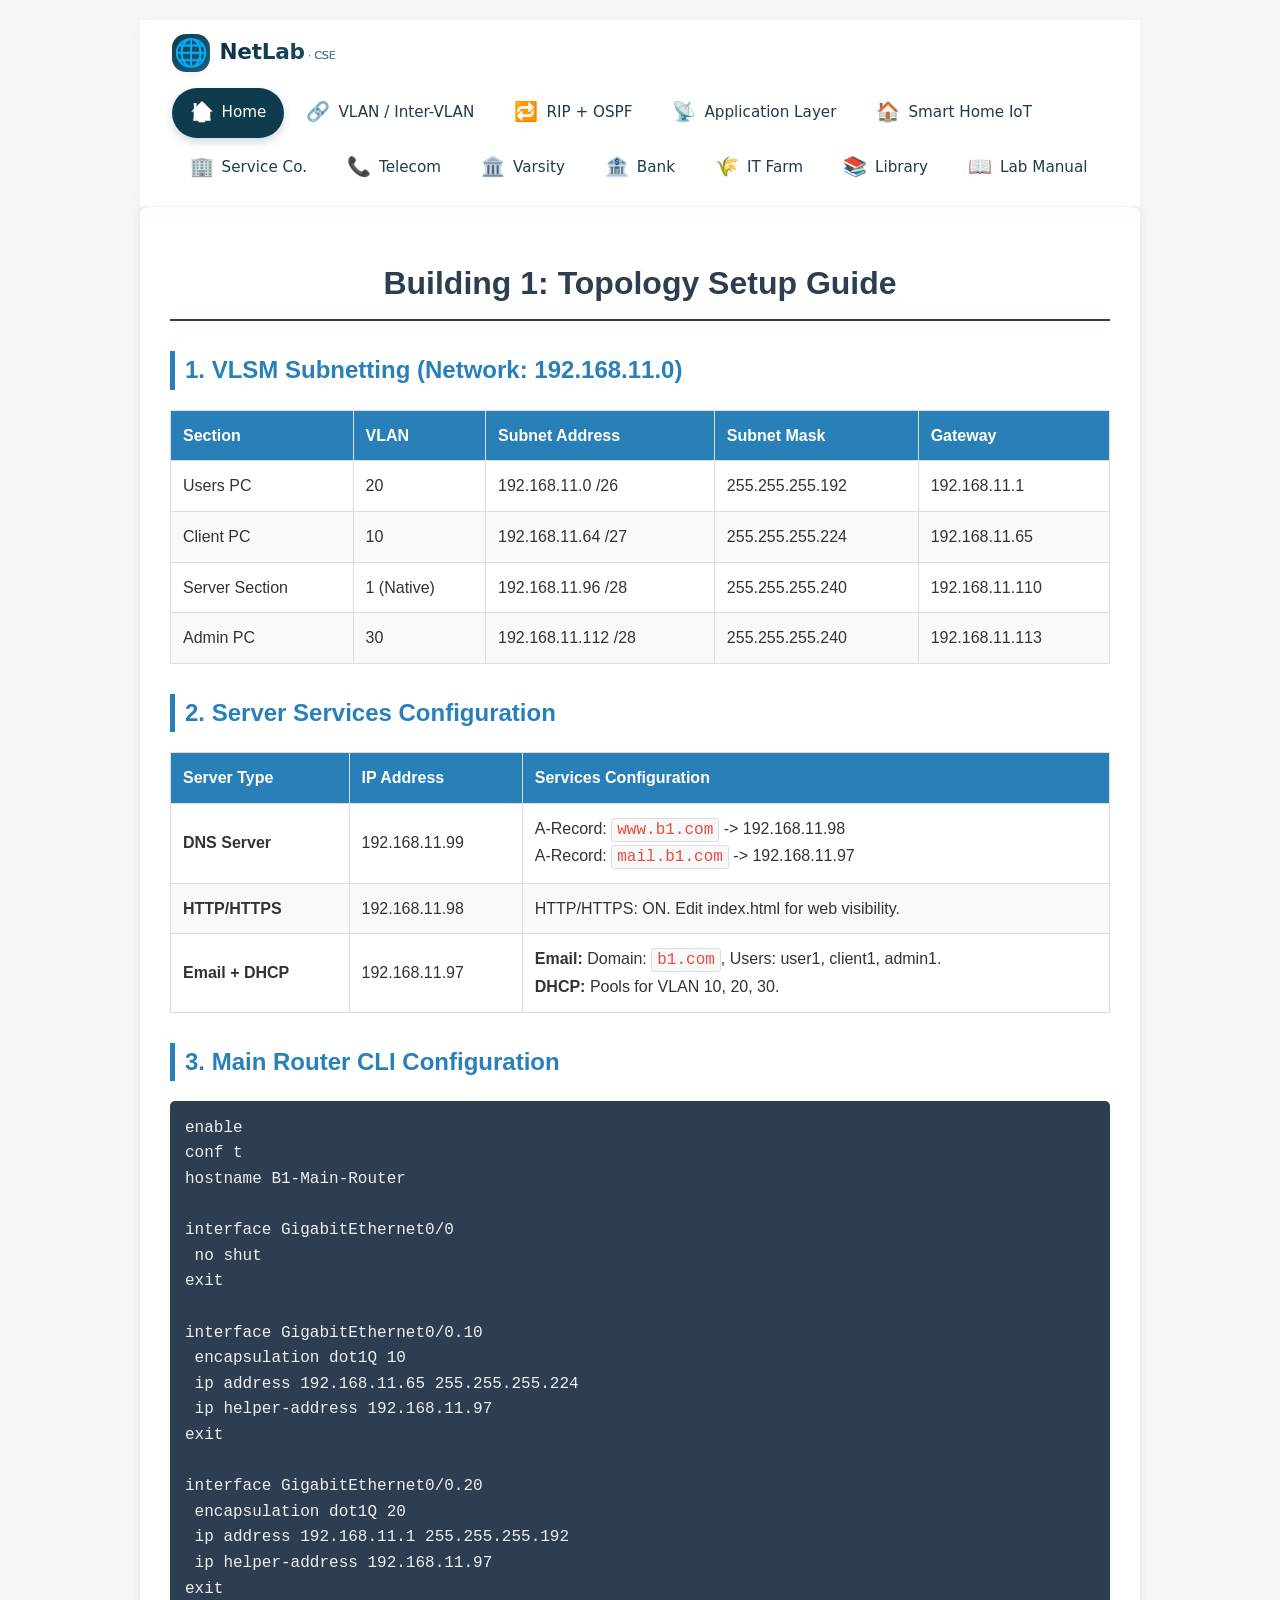
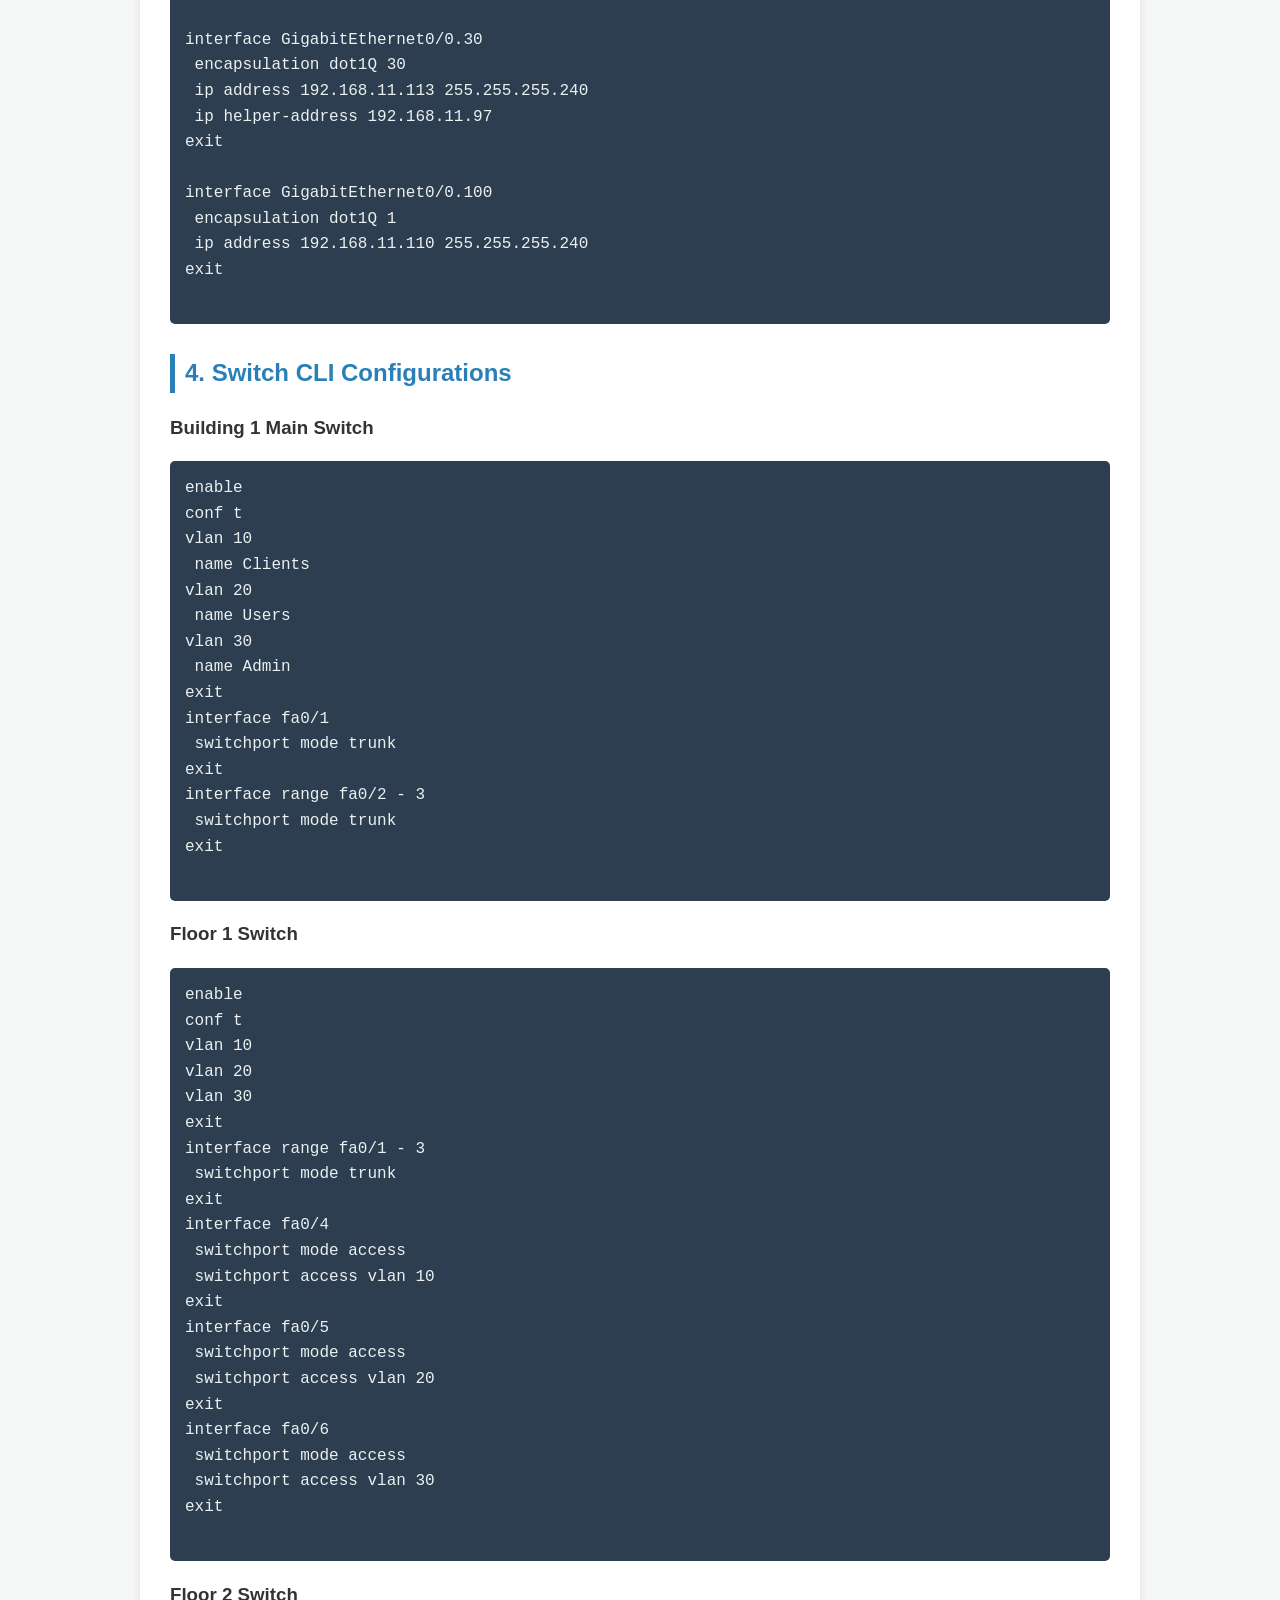
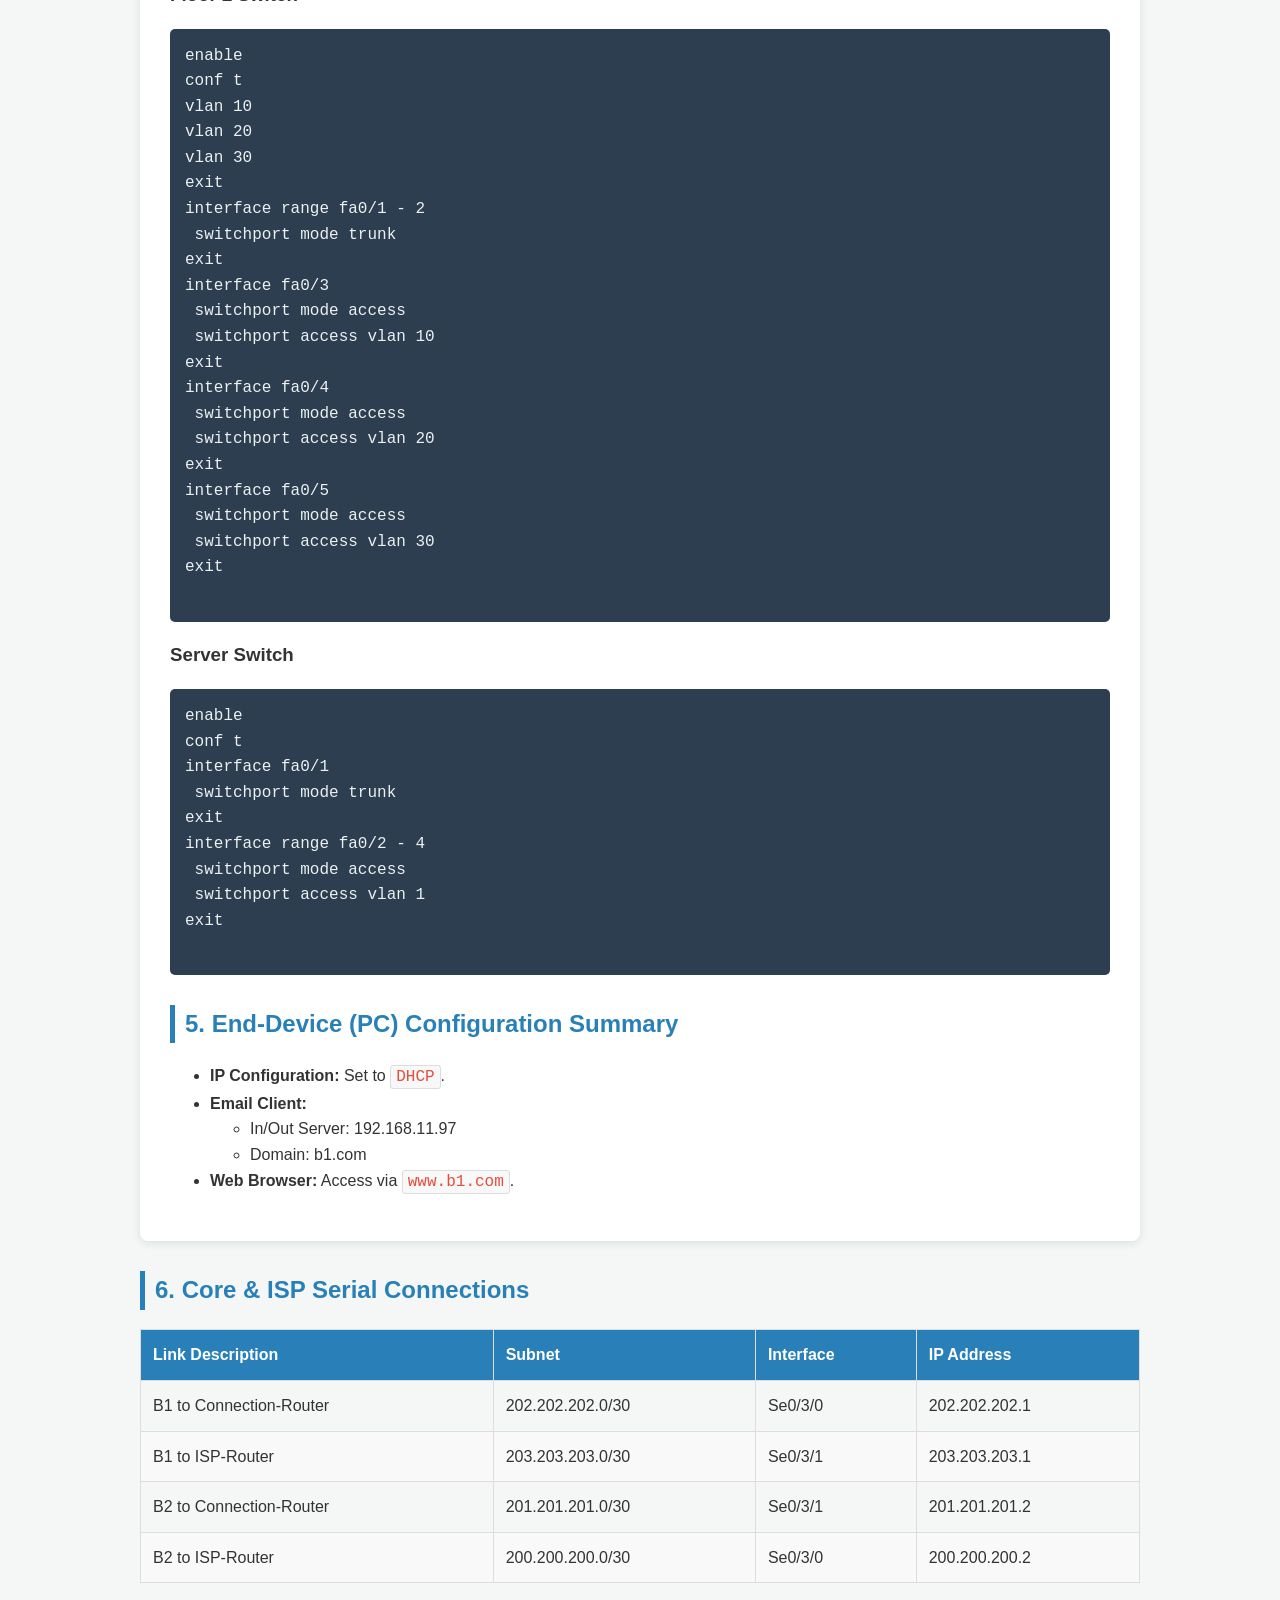
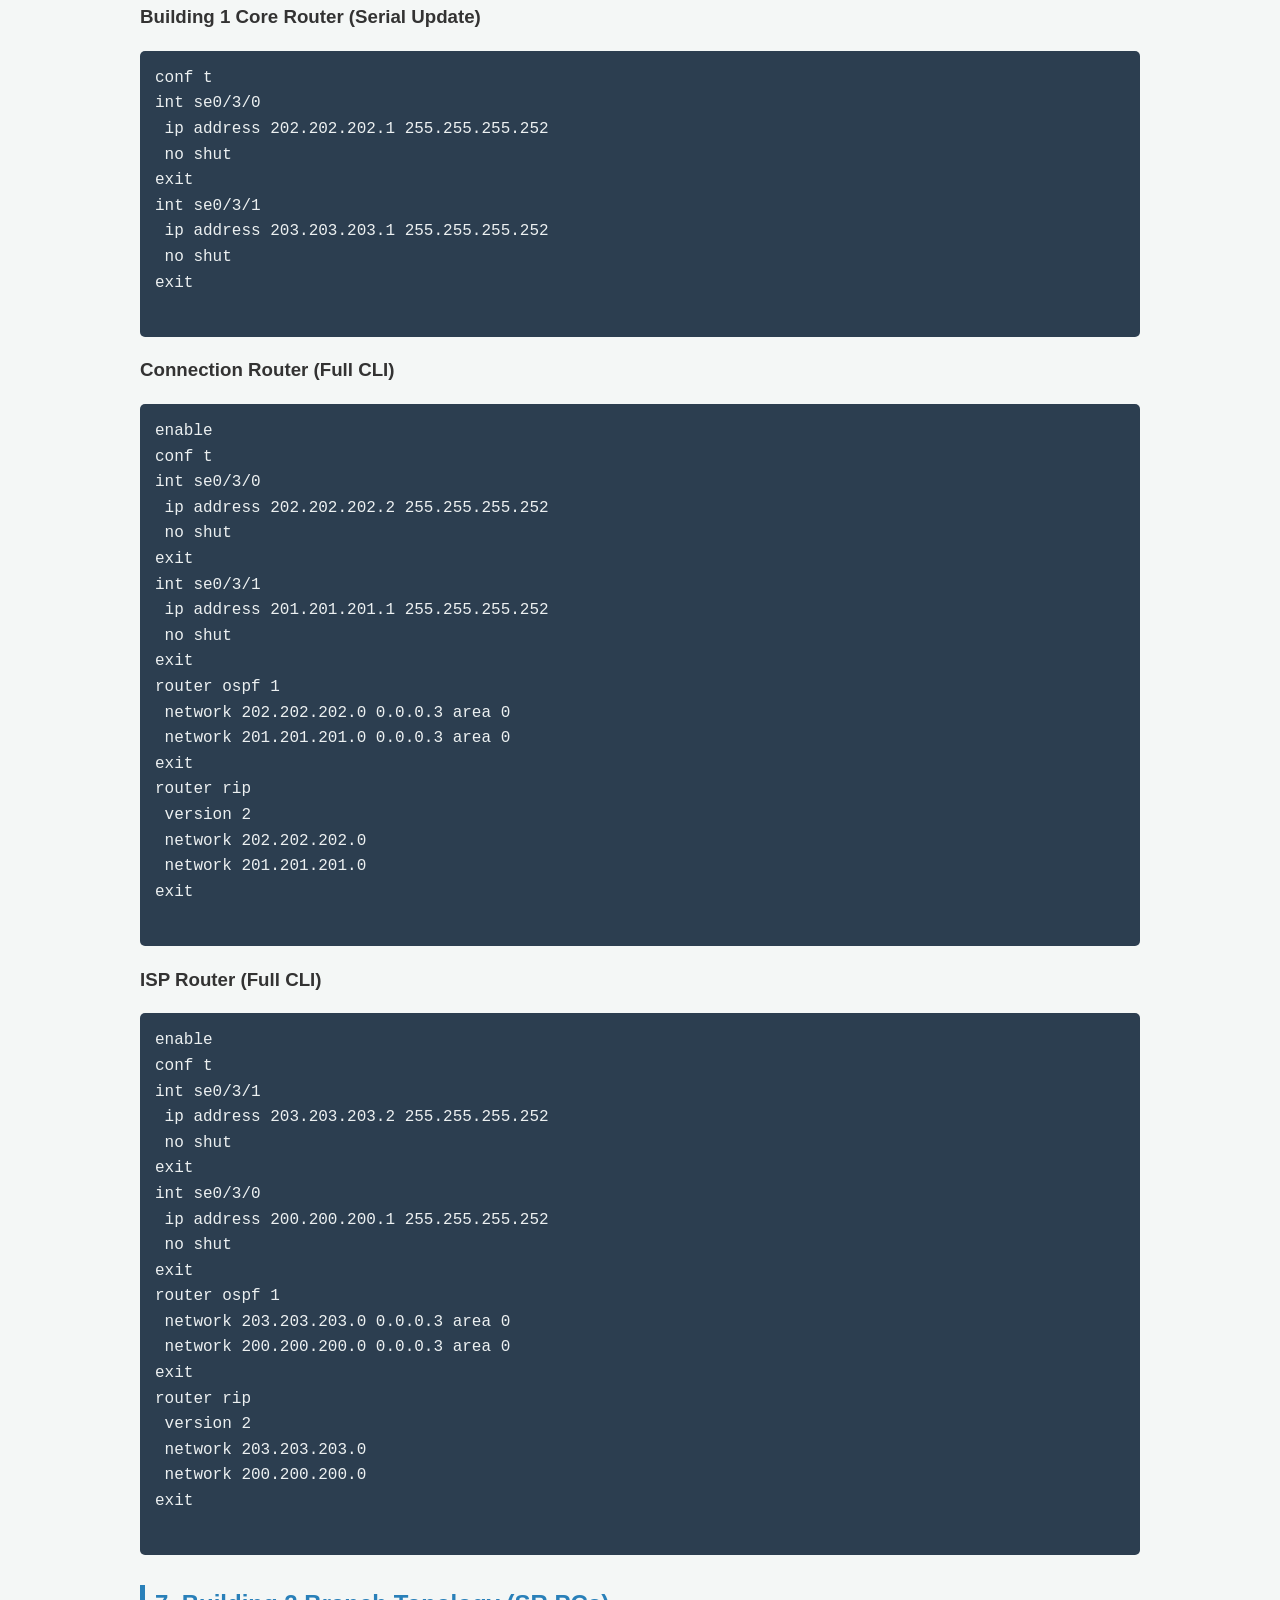
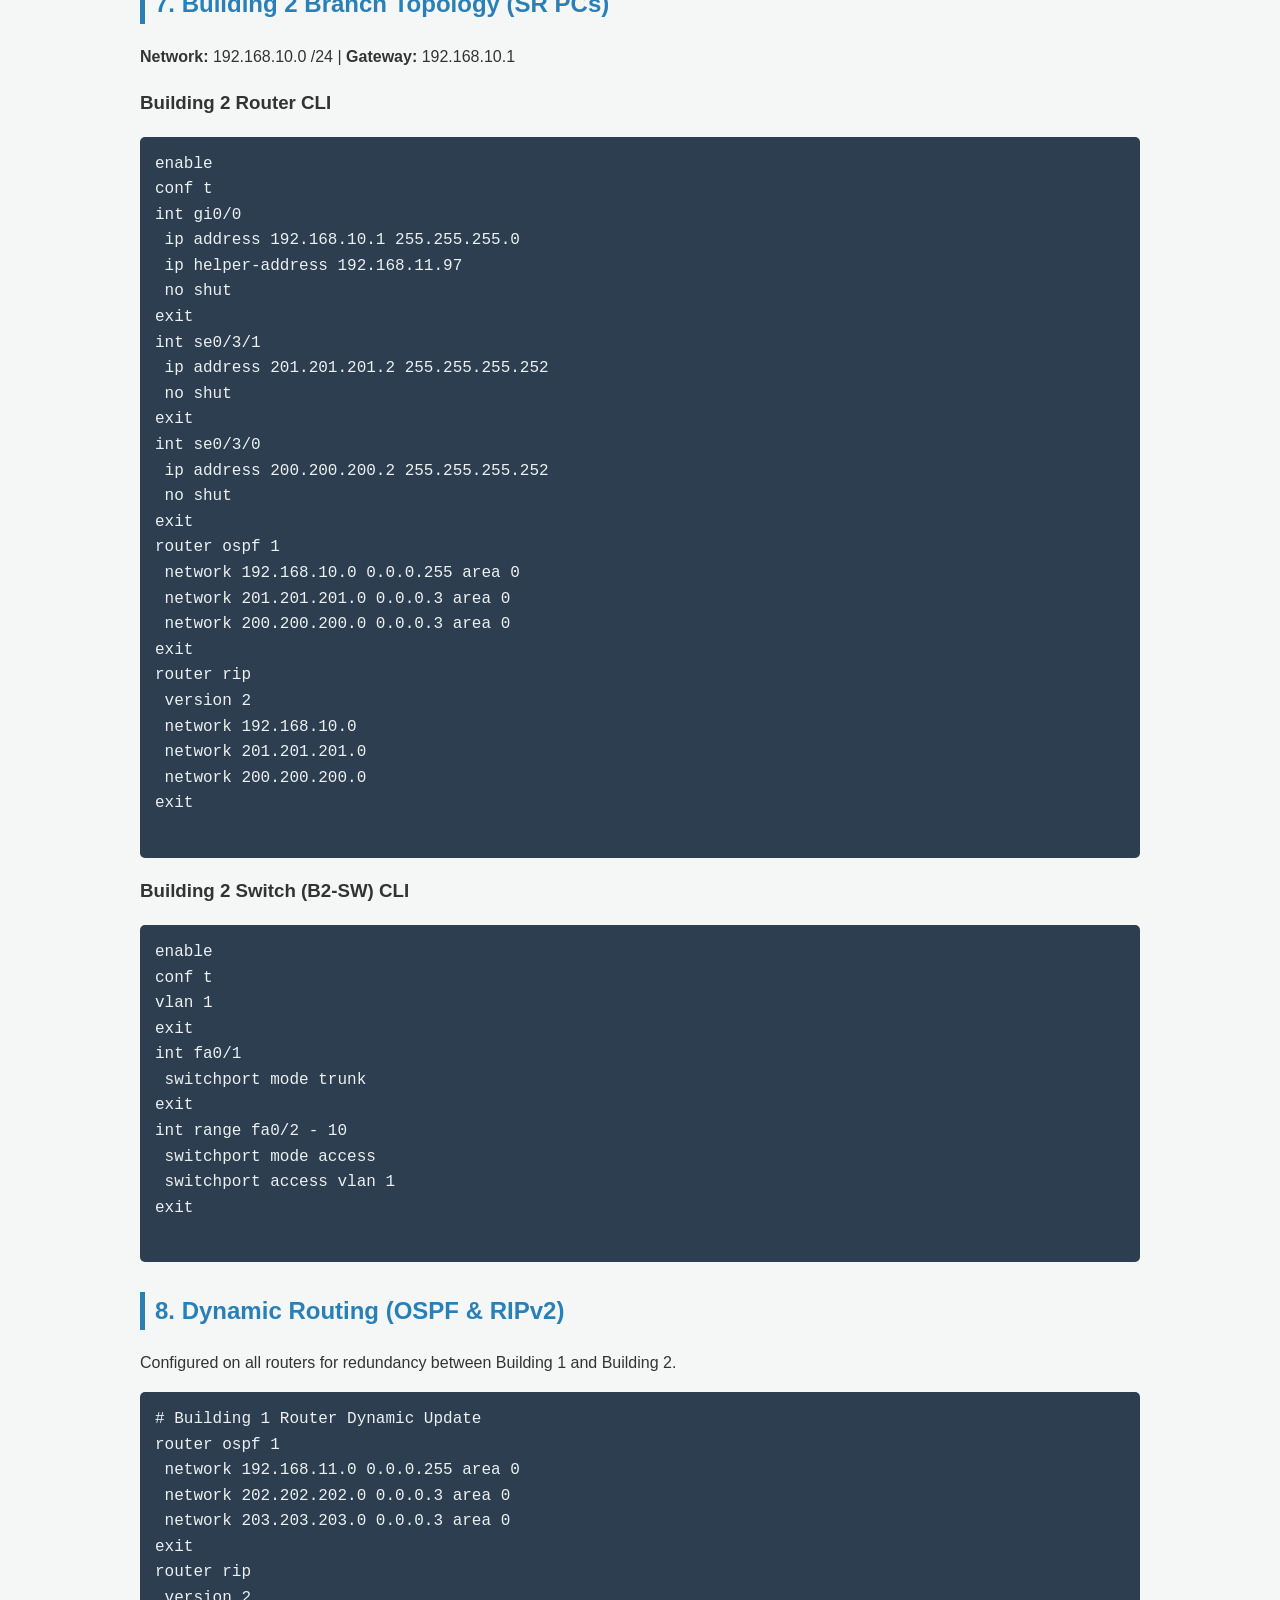
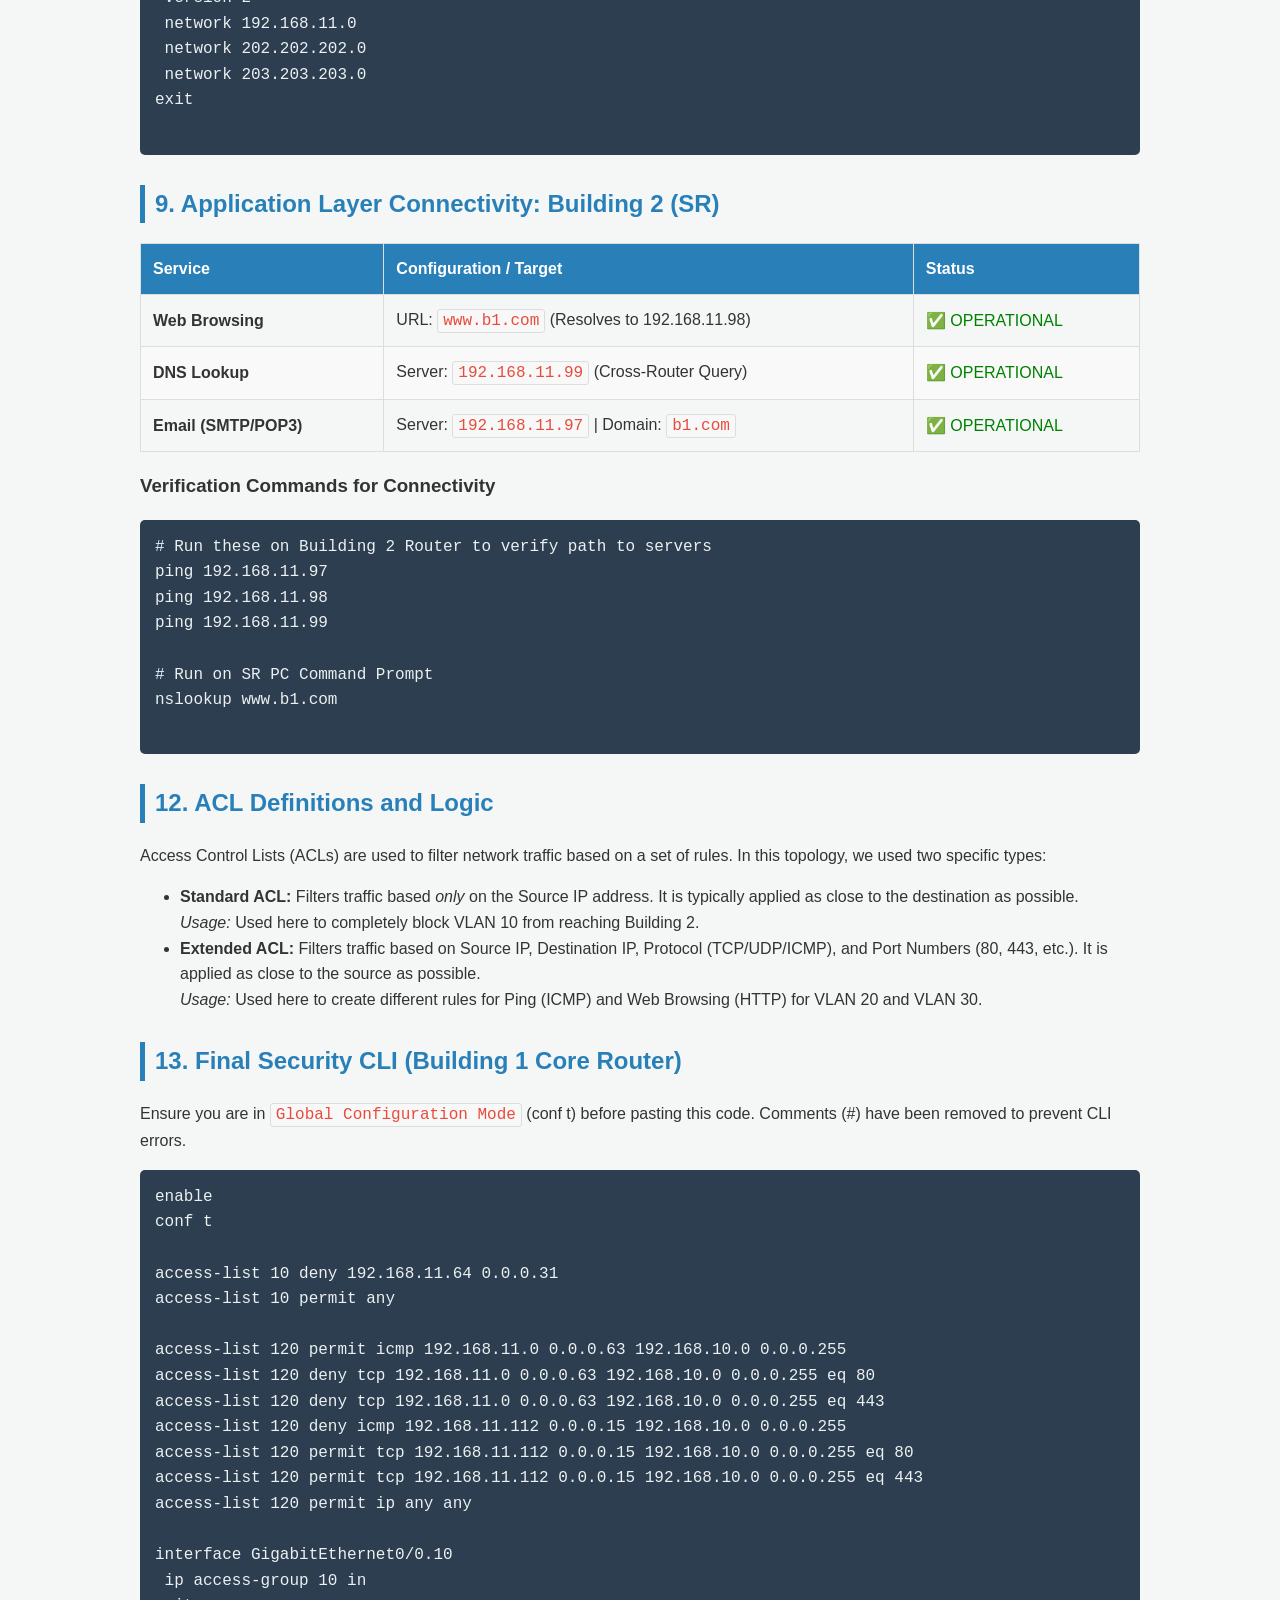
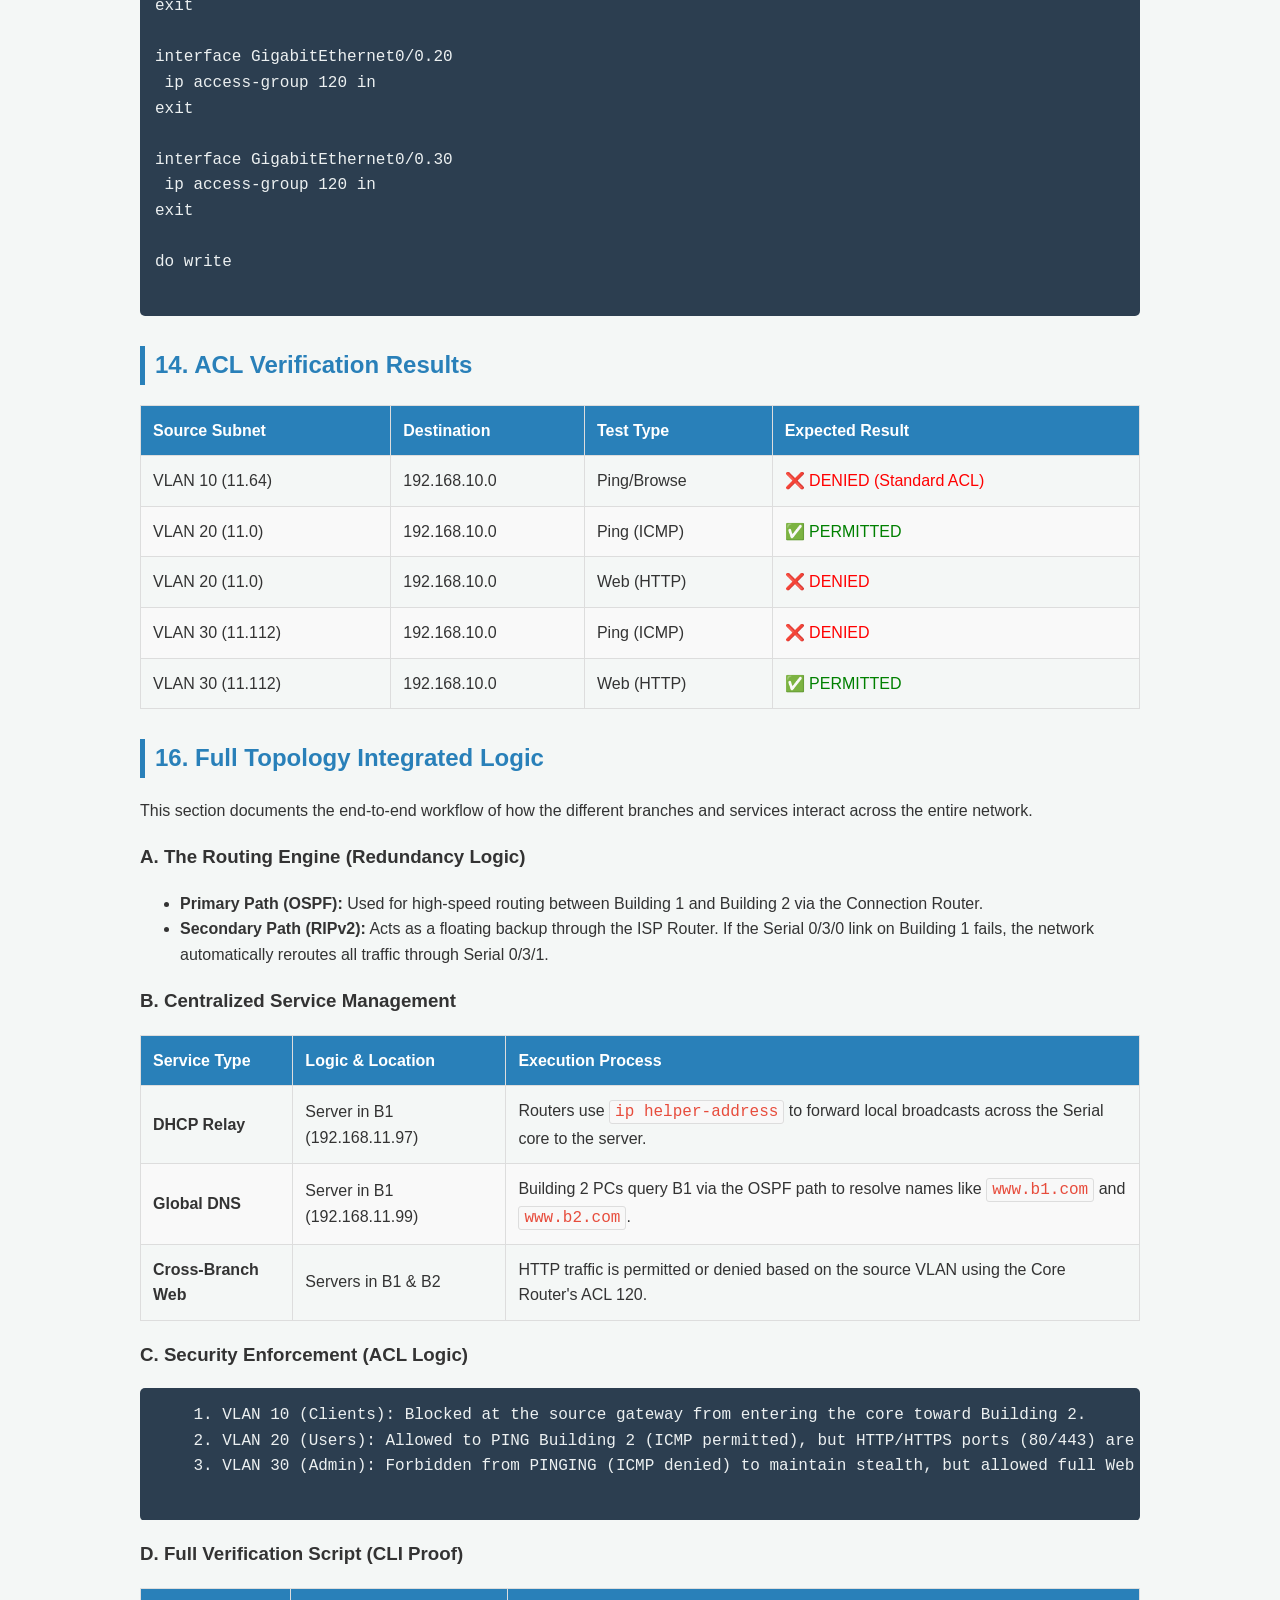
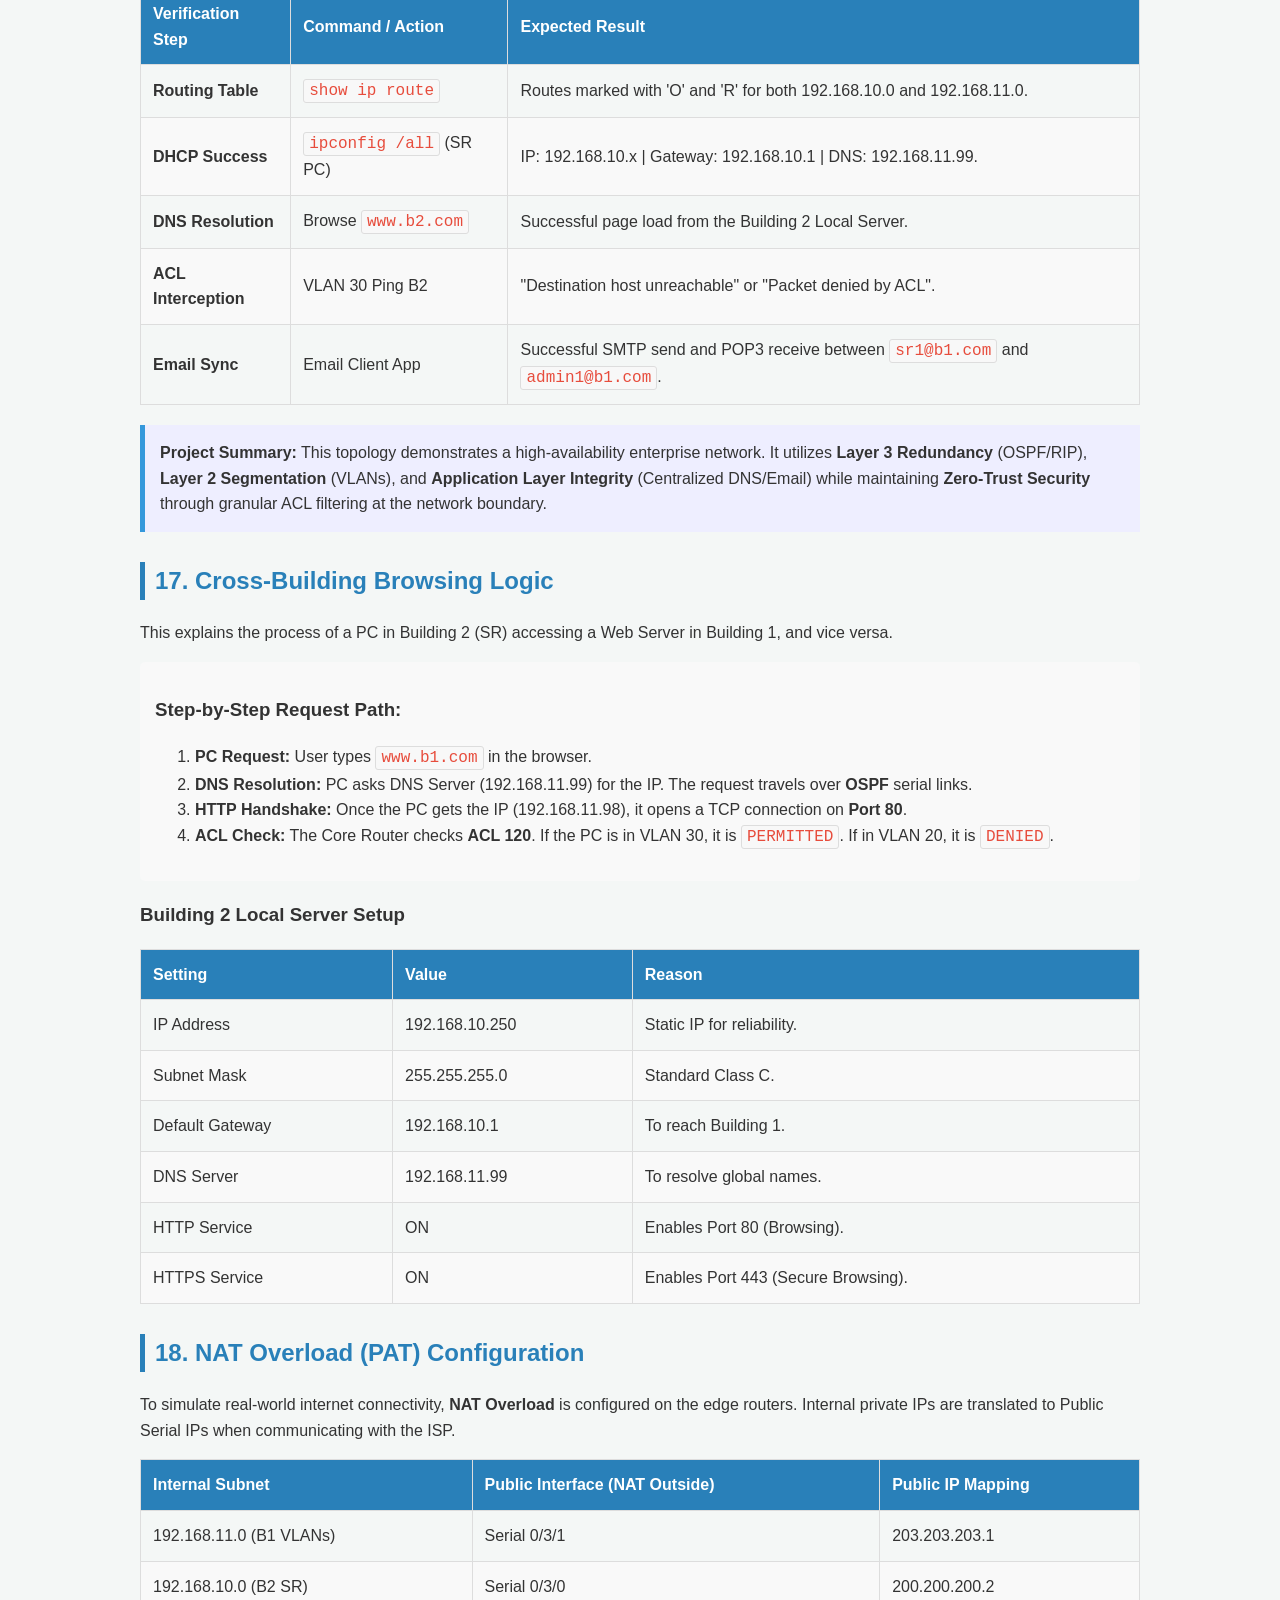
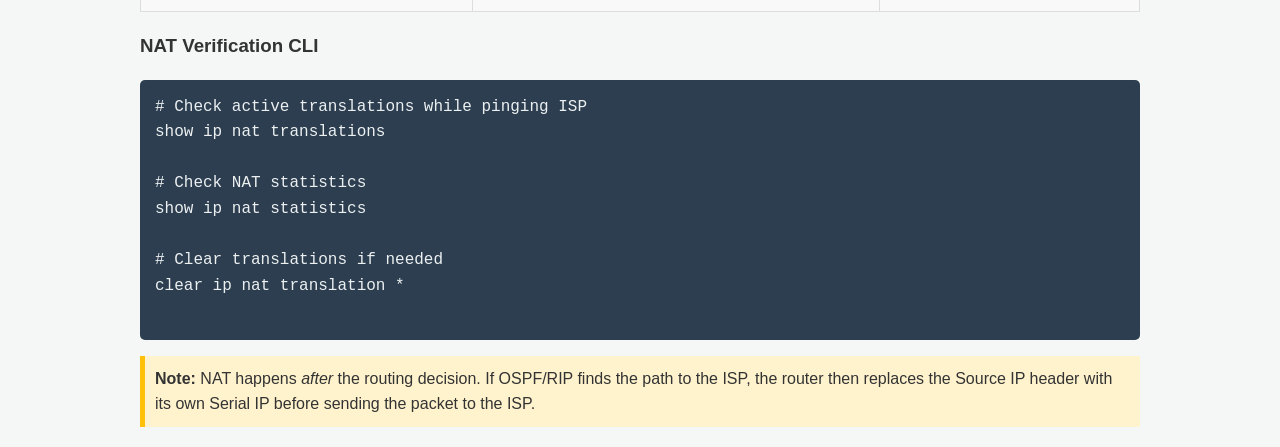
<file: Library Floor.html>
<!DOCTYPE html>
<html lang="en">
<head>
    <meta charset="UTF-8">
    <meta name="viewport" content="width=device-width, initial-scale=1.0">
    <title>Branch 1 Network Topology Documentation</title>
    <style>
        body { font-family: 'Segoe UI', Tahoma, Geneva, Verdana, sans-serif; line-height: 1.6; color: #333; max-width: 1000px; margin: 0 auto; padding: 20px; background-color: #f4f7f6; }
        .container { background: white; padding: 30px; border-radius: 8px; box-shadow: 0 2px 10px rgba(0,0,0,0.1); }
        h1 { color: #2c3e50; border-bottom: 2px solid #2c3e50; padding-bottom: 10px; text-align: center; }
        h2 { color: #2980b9; border-left: 5px solid #2980b9; padding-left: 10px; margin-top: 30px; }
        table { width: 100%; border-collapse: collapse; margin: 15px 0; }
        th, td { border: 1px solid #ddd; padding: 12px; text-align: left; }
        th { background-color: #2980b9; color: white; }
        tr:nth-child(even) { background-color: #f9f9f9; }
        code { background-color: #f8f8f8; border: 1px solid #ddd; padding: 2px 5px; border-radius: 3px; color: #e74c3c; font-family: 'Courier New', Courier, monospace; }
        pre { background: #2c3e50; color: #ecf0f1; padding: 15px; border-radius: 5px; overflow-x: auto; font-family: 'Courier New', Courier, monospace; }
        .highlight { color: #f1c40f; font-weight: bold; }
    </style>
</head>
<body>
    
    <!-- ========== NAVBAR INJECTION ========== -->
<div id="navbar-container"></div>
<script>
    fetch('navbar.html')
        .then(response => response.text())
        .then(data => {
            document.getElementById('navbar-container').innerHTML = data;
            
            // Re-run navbar's initialization after loading
            if (typeof window.initNavbar === 'undefined') {
                // Small delay to ensure DOM is ready
                setTimeout(() => {
                    const navScript = document.querySelector('#navbar-container script');
                    if (navScript) {
                        eval(navScript.textContent);
                    }
                }, 50);
            }
        })
        .catch(error => console.error('Navbar loading error:', error));
</script>
<!-- ========== END NAVBAR ========== -->

<div class="container">
    <h1>Building 1: Topology Setup Guide</h1>

    <div class="section">
        <h2>1. VLSM Subnetting (Network: 192.168.11.0)</h2>
        <table>
            <thead>
                <tr>
                    <th>Section</th>
                    <th>VLAN</th>
                    <th>Subnet Address</th>
                    <th>Subnet Mask</th>
                    <th>Gateway</th>
                </tr>
            </thead>
            <tbody>
                <tr><td>Users PC</td><td>20</td><td>192.168.11.0 /26</td><td>255.255.255.192</td><td>192.168.11.1</td></tr>
                <tr><td>Client PC</td><td>10</td><td>192.168.11.64 /27</td><td>255.255.255.224</td><td>192.168.11.65</td></tr>
                <tr><td>Server Section</td><td>1 (Native)</td><td>192.168.11.96 /28</td><td>255.255.255.240</td><td>192.168.11.110</td></tr>
                <tr><td>Admin PC</td><td>30</td><td>192.168.11.112 /28</td><td>255.255.255.240</td><td>192.168.11.113</td></tr>
            </tbody>
        </table>
    </div>

    <div class="section">
        <h2>2. Server Services Configuration</h2>
        <table>
            <thead>
                <tr>
                    <th>Server Type</th>
                    <th>IP Address</th>
                    <th>Services Configuration</th>
                </tr>
            </thead>
            <tbody>
                <tr>
                    <td><strong>DNS Server</strong></td>
                    <td>192.168.11.99</td>
                    <td>A-Record: <code>www.b1.com</code> -> 192.168.11.98<br>A-Record: <code>mail.b1.com</code> -> 192.168.11.97</td>
                </tr>
                <tr>
                    <td><strong>HTTP/HTTPS</strong></td>
                    <td>192.168.11.98</td>
                    <td>HTTP/HTTPS: ON. Edit index.html for web visibility.</td>
                </tr>
                <tr>
                    <td><strong>Email + DHCP</strong></td>
                    <td>192.168.11.97</td>
                    <td><strong>Email:</strong> Domain: <code>b1.com</code>, Users: user1, client1, admin1.<br><strong>DHCP:</strong> Pools for VLAN 10, 20, 30.</td>
                </tr>
            </tbody>
        </table>
    </div>

    <div class="section">
        <h2>3. Main Router CLI Configuration</h2>
        <pre>
enable
conf t
hostname B1-Main-Router

interface GigabitEthernet0/0
 no shut
exit

interface GigabitEthernet0/0.10
 encapsulation dot1Q 10
 ip address 192.168.11.65 255.255.255.224
 ip helper-address 192.168.11.97
exit

interface GigabitEthernet0/0.20
 encapsulation dot1Q 20
 ip address 192.168.11.1 255.255.255.192
 ip helper-address 192.168.11.97
exit

interface GigabitEthernet0/0.30
 encapsulation dot1Q 30
 ip address 192.168.11.113 255.255.255.240
 ip helper-address 192.168.11.97
exit

interface GigabitEthernet0/0.100
 encapsulation dot1Q 1
 ip address 192.168.11.110 255.255.255.240
exit
        </pre>
    </div>

    <div class="section">
        <h2>4. Switch CLI Configurations</h2>
        
        <h3>Building 1 Main Switch</h3>
        <pre>
enable
conf t
vlan 10
 name Clients
vlan 20
 name Users
vlan 30
 name Admin
exit
interface fa0/1
 switchport mode trunk
exit
interface range fa0/2 - 3
 switchport mode trunk
exit
        </pre>

        <h3>Floor 1 Switch</h3>
        <pre>
enable
conf t
vlan 10
vlan 20
vlan 30
exit
interface range fa0/1 - 3
 switchport mode trunk
exit
interface fa0/4
 switchport mode access
 switchport access vlan 10
exit
interface fa0/5
 switchport mode access
 switchport access vlan 20
exit
interface fa0/6
 switchport mode access
 switchport access vlan 30
exit
        </pre>

        <h3>Floor 2 Switch</h3>
        <pre>
enable
conf t
vlan 10
vlan 20
vlan 30
exit
interface range fa0/1 - 2
 switchport mode trunk
exit
interface fa0/3
 switchport mode access
 switchport access vlan 10
exit
interface fa0/4
 switchport mode access
 switchport access vlan 20
exit
interface fa0/5
 switchport mode access
 switchport access vlan 30
exit
        </pre>

        <h3>Server Switch</h3>
        <pre>
enable
conf t
interface fa0/1
 switchport mode trunk
exit
interface range fa0/2 - 4
 switchport mode access
 switchport access vlan 1
exit
        </pre>
    </div>

    <div class="section">
        <h2>5. End-Device (PC) Configuration Summary</h2>
        <ul>
            <li><strong>IP Configuration:</strong> Set to <code>DHCP</code>.</li>
            <li><strong>Email Client:</strong>
                <ul>
                    <li>In/Out Server: 192.168.11.97</li>
                    <li>Domain: b1.com</li>
                </ul>
            </li>
            <li><strong>Web Browser:</strong> Access via <code>www.b1.com</code>.</li>
        </ul>
    </div>
</div>



<div class="section">
        <h2>6. Core & ISP Serial Connections</h2>
        <table>
            <thead>
                <tr>
                    <th>Link Description</th>
                    <th>Subnet</th>
                    <th>Interface</th>
                    <th>IP Address</th>
                </tr>
            </thead>
            <tbody>
                <tr><td>B1 to Connection-Router</td><td>202.202.202.0/30</td><td>Se0/3/0</td><td>202.202.202.1</td></tr>
                <tr><td>B1 to ISP-Router</td><td>203.203.203.0/30</td><td>Se0/3/1</td><td>203.203.203.1</td></tr>
                <tr><td>B2 to Connection-Router</td><td>201.201.201.0/30</td><td>Se0/3/1</td><td>201.201.201.2</td></tr>
                <tr><td>B2 to ISP-Router</td><td>200.200.200.0/30</td><td>Se0/3/0</td><td>200.200.200.2</td></tr>
            </tbody>
        </table>

        <h3>Building 1 Core Router (Serial Update)</h3>
        <pre>
conf t
int se0/3/0
 ip address 202.202.202.1 255.255.255.252
 no shut
exit
int se0/3/1
 ip address 203.203.203.1 255.255.255.252
 no shut
exit
        </pre>

        <h3>Connection Router (Full CLI)</h3>
        <pre>
enable
conf t
int se0/3/0
 ip address 202.202.202.2 255.255.255.252
 no shut
exit
int se0/3/1
 ip address 201.201.201.1 255.255.255.252
 no shut
exit
router ospf 1
 network 202.202.202.0 0.0.0.3 area 0
 network 201.201.201.0 0.0.0.3 area 0
exit
router rip
 version 2
 network 202.202.202.0
 network 201.201.201.0
exit
        </pre>

        <h3>ISP Router (Full CLI)</h3>
        <pre>
enable
conf t
int se0/3/1
 ip address 203.203.203.2 255.255.255.252
 no shut
exit
int se0/3/0
 ip address 200.200.200.1 255.255.255.252
 no shut
exit
router ospf 1
 network 203.203.203.0 0.0.0.3 area 0
 network 200.200.200.0 0.0.0.3 area 0
exit
router rip
 version 2
 network 203.203.203.0
 network 200.200.200.0
exit
        </pre>
    </div>

    <div class="section">
        <h2>7. Building 2 Branch Topology (SR PCs)</h2>
        <p><strong>Network:</strong> 192.168.10.0 /24 | <strong>Gateway:</strong> 192.168.10.1</p>

        <h3>Building 2 Router CLI</h3>
        <pre>
enable
conf t
int gi0/0
 ip address 192.168.10.1 255.255.255.0
 ip helper-address 192.168.11.97
 no shut
exit
int se0/3/1
 ip address 201.201.201.2 255.255.255.252
 no shut
exit
int se0/3/0
 ip address 200.200.200.2 255.255.255.252
 no shut
exit
router ospf 1
 network 192.168.10.0 0.0.0.255 area 0
 network 201.201.201.0 0.0.0.3 area 0
 network 200.200.200.0 0.0.0.3 area 0
exit
router rip
 version 2
 network 192.168.10.0
 network 201.201.201.0
 network 200.200.200.0
exit
        </pre>

        <h3>Building 2 Switch (B2-SW) CLI</h3>
        <pre>
enable
conf t
vlan 1
exit
int fa0/1
 switchport mode trunk
exit
int range fa0/2 - 10
 switchport mode access
 switchport access vlan 1
exit
        </pre>
    </div>

    <div class="section">
        <h2>8. Dynamic Routing (OSPF & RIPv2)</h2>
        <p>Configured on all routers for redundancy between Building 1 and Building 2.</p>
        <pre>
# Building 1 Router Dynamic Update
router ospf 1
 network 192.168.11.0 0.0.0.255 area 0
 network 202.202.202.0 0.0.0.3 area 0
 network 203.203.203.0 0.0.0.3 area 0
exit
router rip
 version 2
 network 192.168.11.0
 network 202.202.202.0
 network 203.203.203.0
exit
        </pre>
    </div>


    <div class="section">
        <h2>9. Application Layer Connectivity: Building 2 (SR)</h2>
        <table>
            <thead>
                <tr>
                    <th>Service</th>
                    <th>Configuration / Target</th>
                    <th>Status</th>
                </tr>
            </thead>
            <tbody>
                <tr>
                    <td><strong>Web Browsing</strong></td>
                    <td>URL: <code>www.b1.com</code> (Resolves to 192.168.11.98)</td>
                    <td style="color:green;">✅ OPERATIONAL</td>
                </tr>
                <tr>
                    <td><strong>DNS Lookup</strong></td>
                    <td>Server: <code>192.168.11.99</code> (Cross-Router Query)</td>
                    <td style="color:green;">✅ OPERATIONAL</td>
                </tr>
                <tr>
                    <td><strong>Email (SMTP/POP3)</strong></td>
                    <td>Server: <code>192.168.11.97</code> | Domain: <code>b1.com</code></td>
                    <td style="color:green;">✅ OPERATIONAL</td>
                </tr>
            </tbody>
        </table>

        <h3>Verification Commands for Connectivity</h3>
        <pre>
# Run these on Building 2 Router to verify path to servers
ping 192.168.11.97
ping 192.168.11.98
ping 192.168.11.99

# Run on SR PC Command Prompt
nslookup www.b1.com
        </pre>
    </div>



    <div class="section">
        <h2>12. ACL Definitions and Logic</h2>
        <p>Access Control Lists (ACLs) are used to filter network traffic based on a set of rules. In this topology, we used two specific types:</p>
        
        <ul>
            <li><strong>Standard ACL:</strong> Filters traffic based <em>only</em> on the Source IP address. It is typically applied as close to the destination as possible. 
                <br><em>Usage:</em> Used here to completely block VLAN 10 from reaching Building 2.</li>
            
            <li><strong>Extended ACL:</strong> Filters traffic based on Source IP, Destination IP, Protocol (TCP/UDP/ICMP), and Port Numbers (80, 443, etc.). It is applied as close to the source as possible.
                <br><em>Usage:</em> Used here to create different rules for Ping (ICMP) and Web Browsing (HTTP) for VLAN 20 and VLAN 30.</li>
        </ul>
    </div>

    <div class="section">
        <h2>13. Final Security CLI (Building 1 Core Router)</h2>
        <p>Ensure you are in <code>Global Configuration Mode</code> (conf t) before pasting this code. Comments (#) have been removed to prevent CLI errors.</p>
        
        <pre>
enable
conf t

access-list 10 deny 192.168.11.64 0.0.0.31
access-list 10 permit any

access-list 120 permit icmp 192.168.11.0 0.0.0.63 192.168.10.0 0.0.0.255
access-list 120 deny tcp 192.168.11.0 0.0.0.63 192.168.10.0 0.0.0.255 eq 80
access-list 120 deny tcp 192.168.11.0 0.0.0.63 192.168.10.0 0.0.0.255 eq 443
access-list 120 deny icmp 192.168.11.112 0.0.0.15 192.168.10.0 0.0.0.255
access-list 120 permit tcp 192.168.11.112 0.0.0.15 192.168.10.0 0.0.0.255 eq 80
access-list 120 permit tcp 192.168.11.112 0.0.0.15 192.168.10.0 0.0.0.255 eq 443
access-list 120 permit ip any any

interface GigabitEthernet0/0.10
 ip access-group 10 in
exit

interface GigabitEthernet0/0.20
 ip access-group 120 in
exit

interface GigabitEthernet0/0.30
 ip access-group 120 in
exit

do write
        </pre>
    </div>

    <div class="section">
        <h2>14. ACL Verification Results</h2>
        <table>
            <thead>
                <tr>
                    <th>Source Subnet</th>
                    <th>Destination</th>
                    <th>Test Type</th>
                    <th>Expected Result</th>
                </tr>
            </thead>
            <tbody>
                <tr>
                    <td>VLAN 10 (11.64)</td>
                    <td>192.168.10.0</td>
                    <td>Ping/Browse</td>
                    <td style="color:red;">❌ DENIED (Standard ACL)</td>
                </tr>
                <tr>
                    <td>VLAN 20 (11.0)</td>
                    <td>192.168.10.0</td>
                    <td>Ping (ICMP)</td>
                    <td style="color:green;">✅ PERMITTED</td>
                </tr>
                <tr>
                    <td>VLAN 20 (11.0)</td>
                    <td>192.168.10.0</td>
                    <td>Web (HTTP)</td>
                    <td style="color:red;">❌ DENIED</td>
                </tr>
                <tr>
                    <td>VLAN 30 (11.112)</td>
                    <td>192.168.10.0</td>
                    <td>Ping (ICMP)</td>
                    <td style="color:red;">❌ DENIED</td>
                </tr>
                <tr>
                    <td>VLAN 30 (11.112)</td>
                    <td>192.168.10.0</td>
                    <td>Web (HTTP)</td>
                    <td style="color:green;">✅ PERMITTED</td>
                </tr>
            </tbody>
        </table>
    </div>


    <div class="section">
    <h2>16. Full Topology Integrated Logic</h2>
    <p>This section documents the end-to-end workflow of how the different branches and services interact across the entire network.</p>

    <h3>A. The Routing Engine (Redundancy Logic)</h3>
    <ul>
        <li><strong>Primary Path (OSPF):</strong> Used for high-speed routing between Building 1 and Building 2 via the Connection Router.</li>
        <li><strong>Secondary Path (RIPv2):</strong> Acts as a floating backup through the ISP Router. If the Serial 0/3/0 link on Building 1 fails, the network automatically reroutes all traffic through Serial 0/3/1.</li>
    </ul>

    <h3>B. Centralized Service Management</h3>
    <table>
        <thead>
            <tr>
                <th>Service Type</th>
                <th>Logic & Location</th>
                <th>Execution Process</th>
            </tr>
        </thead>
        <tbody>
            <tr>
                <td><strong>DHCP Relay</strong></td>
                <td>Server in B1 (192.168.11.97)</td>
                <td>Routers use <code>ip helper-address</code> to forward local broadcasts across the Serial core to the server.</td>
            </tr>
            <tr>
                <td><strong>Global DNS</strong></td>
                <td>Server in B1 (192.168.11.99)</td>
                <td>Building 2 PCs query B1 via the OSPF path to resolve names like <code>www.b1.com</code> and <code>www.b2.com</code>.</td>
            </tr>
            <tr>
                <td><strong>Cross-Branch Web</strong></td>
                <td>Servers in B1 & B2</td>
                <td>HTTP traffic is permitted or denied based on the source VLAN using the Core Router's ACL 120.</td>
            </tr>
        </tbody>
    </table>

    <h3>C. Security Enforcement (ACL Logic)</h3>
    <pre>
    1. VLAN 10 (Clients): Blocked at the source gateway from entering the core toward Building 2.
    2. VLAN 20 (Users): Allowed to PING Building 2 (ICMP permitted), but HTTP/HTTPS ports (80/443) are filtered out.
    3. VLAN 30 (Admin): Forbidden from PINGING (ICMP denied) to maintain stealth, but allowed full Web Access to the Building 2 Server.
    </pre>

    <h3>D. Full Verification Script (CLI Proof)</h3>
    <table>
        <thead>
            <tr>
                <th>Verification Step</th>
                <th>Command / Action</th>
                <th>Expected Result</th>
            </tr>
        </thead>
        <tbody>
            <tr>
                <td><strong>Routing Table</strong></td>
                <td><code>show ip route</code></td>
                <td>Routes marked with 'O' and 'R' for both 192.168.10.0 and 192.168.11.0.</td>
            </tr>
            <tr>
                <td><strong>DHCP Success</strong></td>
                <td><code>ipconfig /all</code> (SR PC)</td>
                <td>IP: 192.168.10.x | Gateway: 192.168.10.1 | DNS: 192.168.11.99.</td>
            </tr>
            <tr>
                <td><strong>DNS Resolution</strong></td>
                <td>Browse <code>www.b2.com</code></td>
                <td>Successful page load from the Building 2 Local Server.</td>
            </tr>
            <tr>
                <td><strong>ACL Interception</strong></td>
                <td>VLAN 30 Ping B2</td>
                <td>"Destination host unreachable" or "Packet denied by ACL".</td>
            </tr>
            <tr>
                <td><strong>Email Sync</strong></td>
                <td>Email Client App</td>
                <td>Successful SMTP send and POP3 receive between <code>sr1@b1.com</code> and <code>admin1@b1.com</code>.</td>
            </tr>
        </tbody>
    </table>

    <div style="background-color: #eef; border-left: 5px solid #3498db; padding: 15px; margin-top: 20px;">
        <strong>Project Summary:</strong> This topology demonstrates a high-availability enterprise network. It utilizes <strong>Layer 3 Redundancy</strong> (OSPF/RIP), <strong>Layer 2 Segmentation</strong> (VLANs), and <strong>Application Layer Integrity</strong> (Centralized DNS/Email) while maintaining <strong>Zero-Trust Security</strong> through granular ACL filtering at the network boundary.
    </div>
</div>

<div class="section">
        <h2>17. Cross-Building Browsing Logic</h2>
        <p>This explains the process of a PC in Building 2 (SR) accessing a Web Server in Building 1, and vice versa.</p>
        
        <div style="background:#f9f9f9; padding:15px; border-radius:5px;">
            <h3>Step-by-Step Request Path:</h3>
            <ol>
                <li><strong>PC Request:</strong> User types <code>www.b1.com</code> in the browser.</li>
                <li><strong>DNS Resolution:</strong> PC asks DNS Server (192.168.11.99) for the IP. The request travels over <strong>OSPF</strong> serial links.</li>
                <li><strong>HTTP Handshake:</strong> Once the PC gets the IP (192.168.11.98), it opens a TCP connection on <strong>Port 80</strong>.</li>
                <li><strong>ACL Check:</strong> The Core Router checks <strong>ACL 120</strong>. If the PC is in VLAN 30, it is <code>PERMITTED</code>. If in VLAN 20, it is <code>DENIED</code>.</li>
            </ol>
        </div>

        <h3>Building 2 Local Server Setup</h3>
        <table>
            <thead>
                <tr>
                    <th>Setting</th>
                    <th>Value</th>
                    <th>Reason</th>
                </tr>
            </thead>
            <tbody>
                <tr><td>IP Address</td><td>192.168.10.250</td><td>Static IP for reliability.</td></tr>
                <tr><td>Subnet Mask</td><td>255.255.255.0</td><td>Standard Class C.</td></tr>
                <tr><td>Default Gateway</td><td>192.168.10.1</td><td>To reach Building 1.</td></tr>
                <tr><td>DNS Server</td><td>192.168.11.99</td><td>To resolve global names.</td></tr>
                <tr><td>HTTP Service</td><td>ON</td><td>Enables Port 80 (Browsing).</td></tr>
                <tr><td>HTTPS Service</td><td>ON</td><td>Enables Port 443 (Secure Browsing).</td></tr>
            </tbody>
        </table>
    </div>
<div class="section">
        <h2>18. NAT Overload (PAT) Configuration</h2>
        <p>To simulate real-world internet connectivity, <strong>NAT Overload</strong> is configured on the edge routers. Internal private IPs are translated to Public Serial IPs when communicating with the ISP.</p>
        
        <table>
            <thead>
                <tr>
                    <th>Internal Subnet</th>
                    <th>Public Interface (NAT Outside)</th>
                    <th>Public IP Mapping</th>
                </tr>
            </thead>
            <tbody>
                <tr><td>192.168.11.0 (B1 VLANs)</td><td>Serial 0/3/1</td><td>203.203.203.1</td></tr>
                <tr><td>192.168.10.0 (B2 SR)</td><td>Serial 0/3/0</td><td>200.200.200.2</td></tr>
            </tbody>
        </table>

        <h3>NAT Verification CLI</h3>
        <pre>
# Check active translations while pinging ISP
show ip nat translations

# Check NAT statistics
show ip nat statistics

# Clear translations if needed
clear ip nat translation *
        </pre>

        <div style="background-color: #fff3cd; border-left: 5px solid #ffc107; padding: 10px;">
            <strong>Note:</strong> NAT happens <em>after</em> the routing decision. If OSPF/RIP finds the path to the ISP, the router then replaces the Source IP header with its own Serial IP before sending the packet to the ISP.
        </div>
    </div>

</body>
</html>
</file>
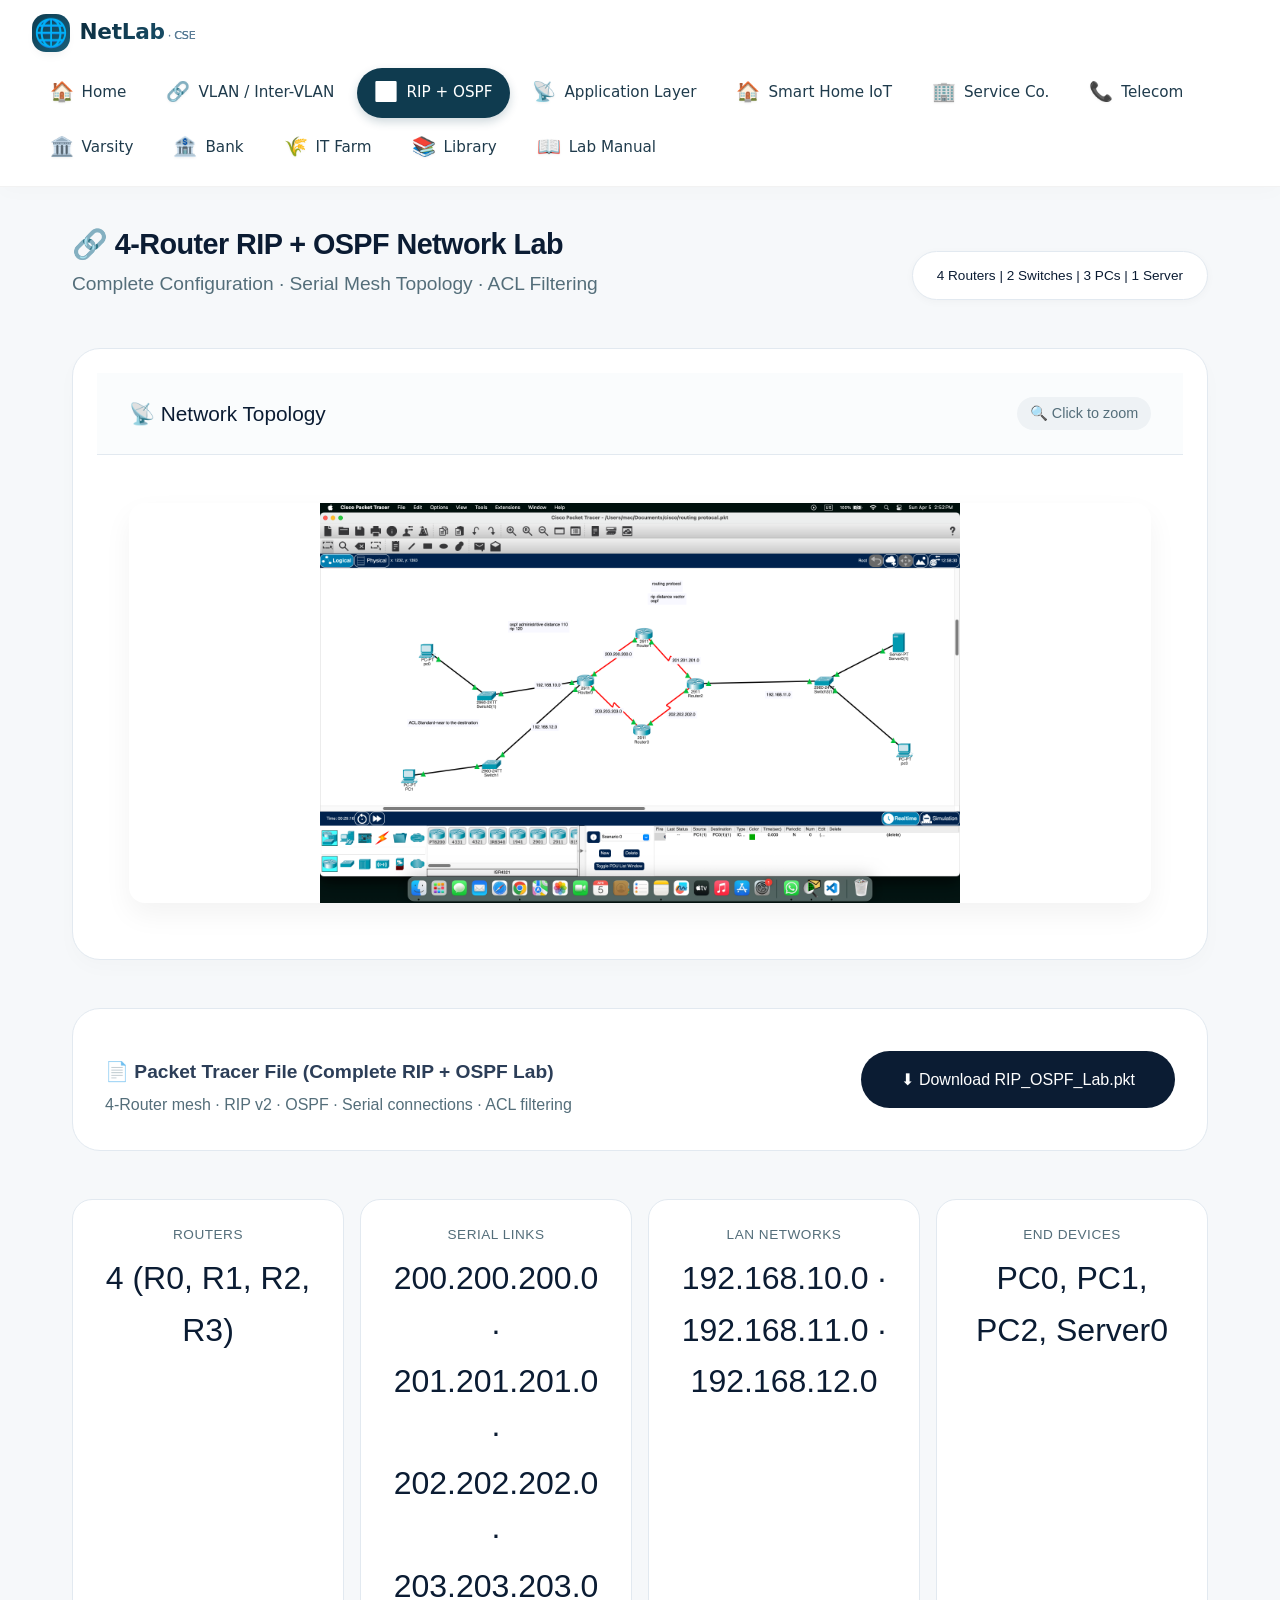
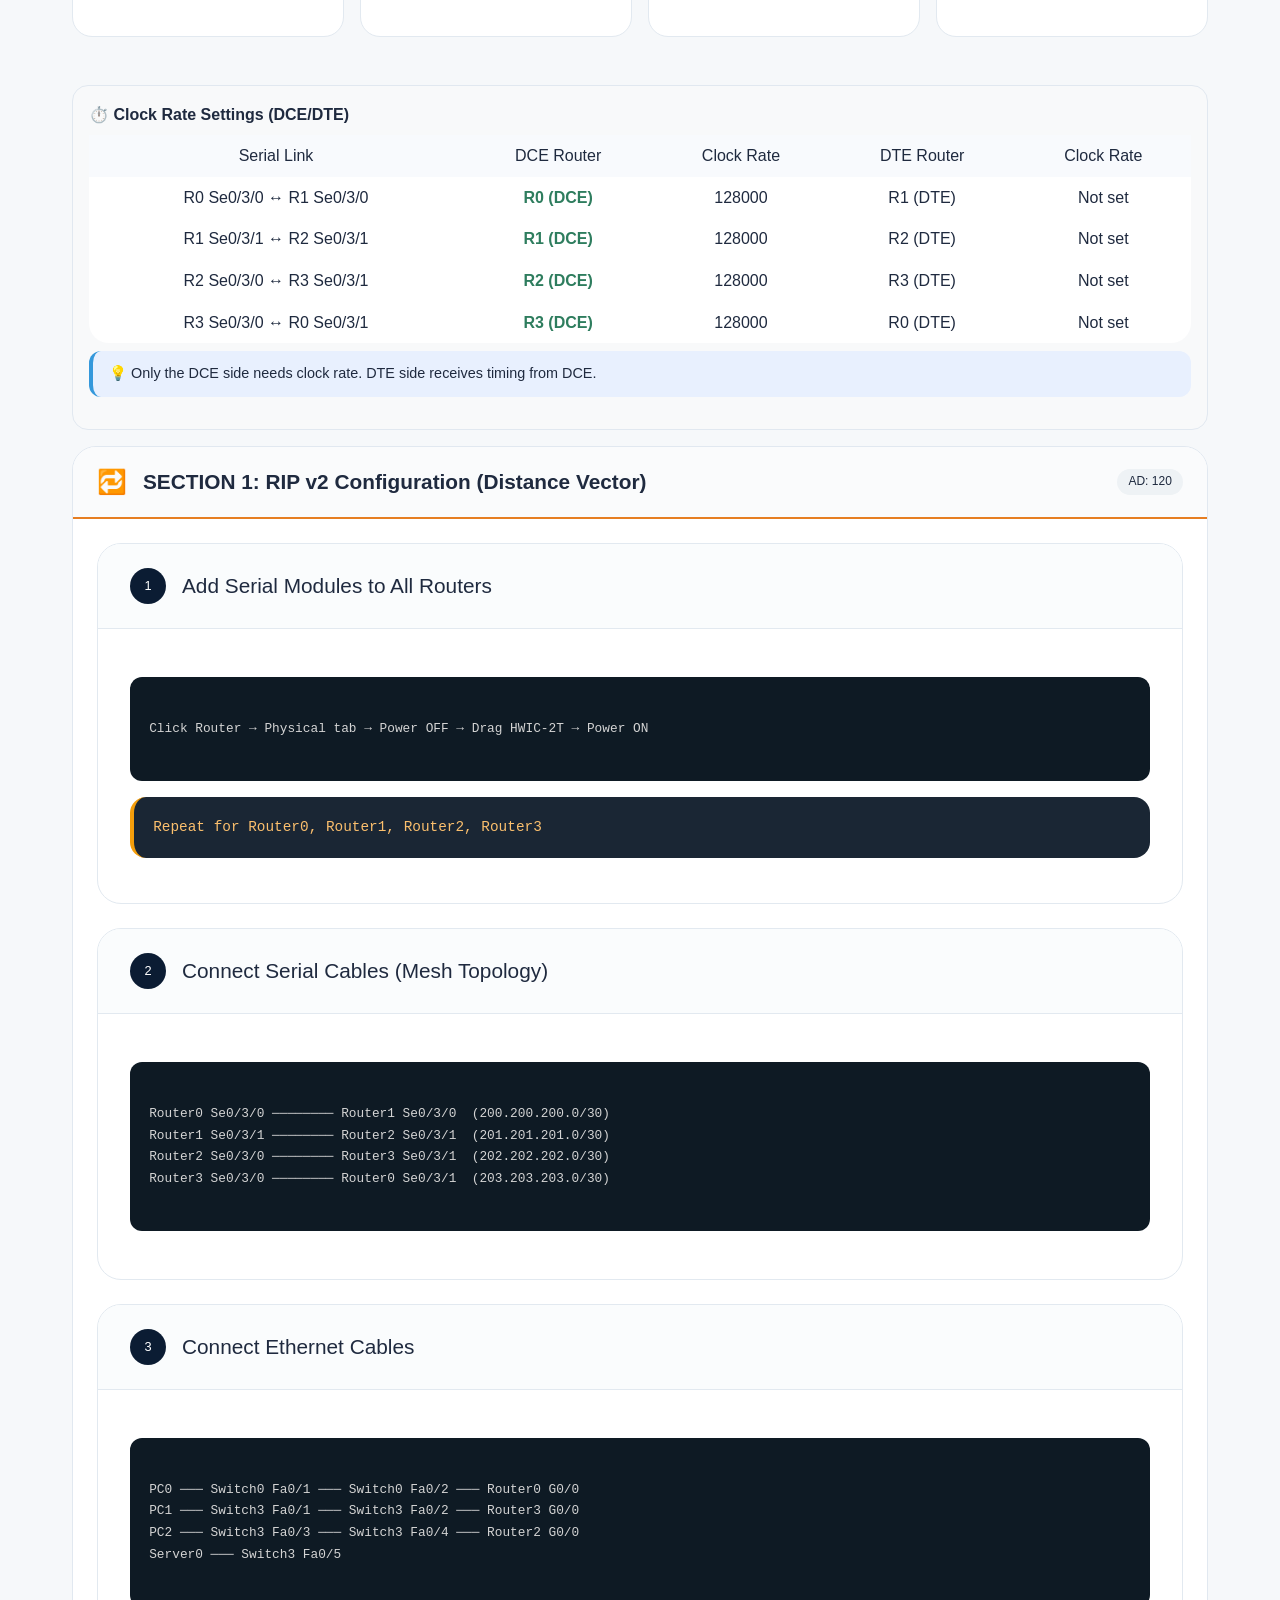
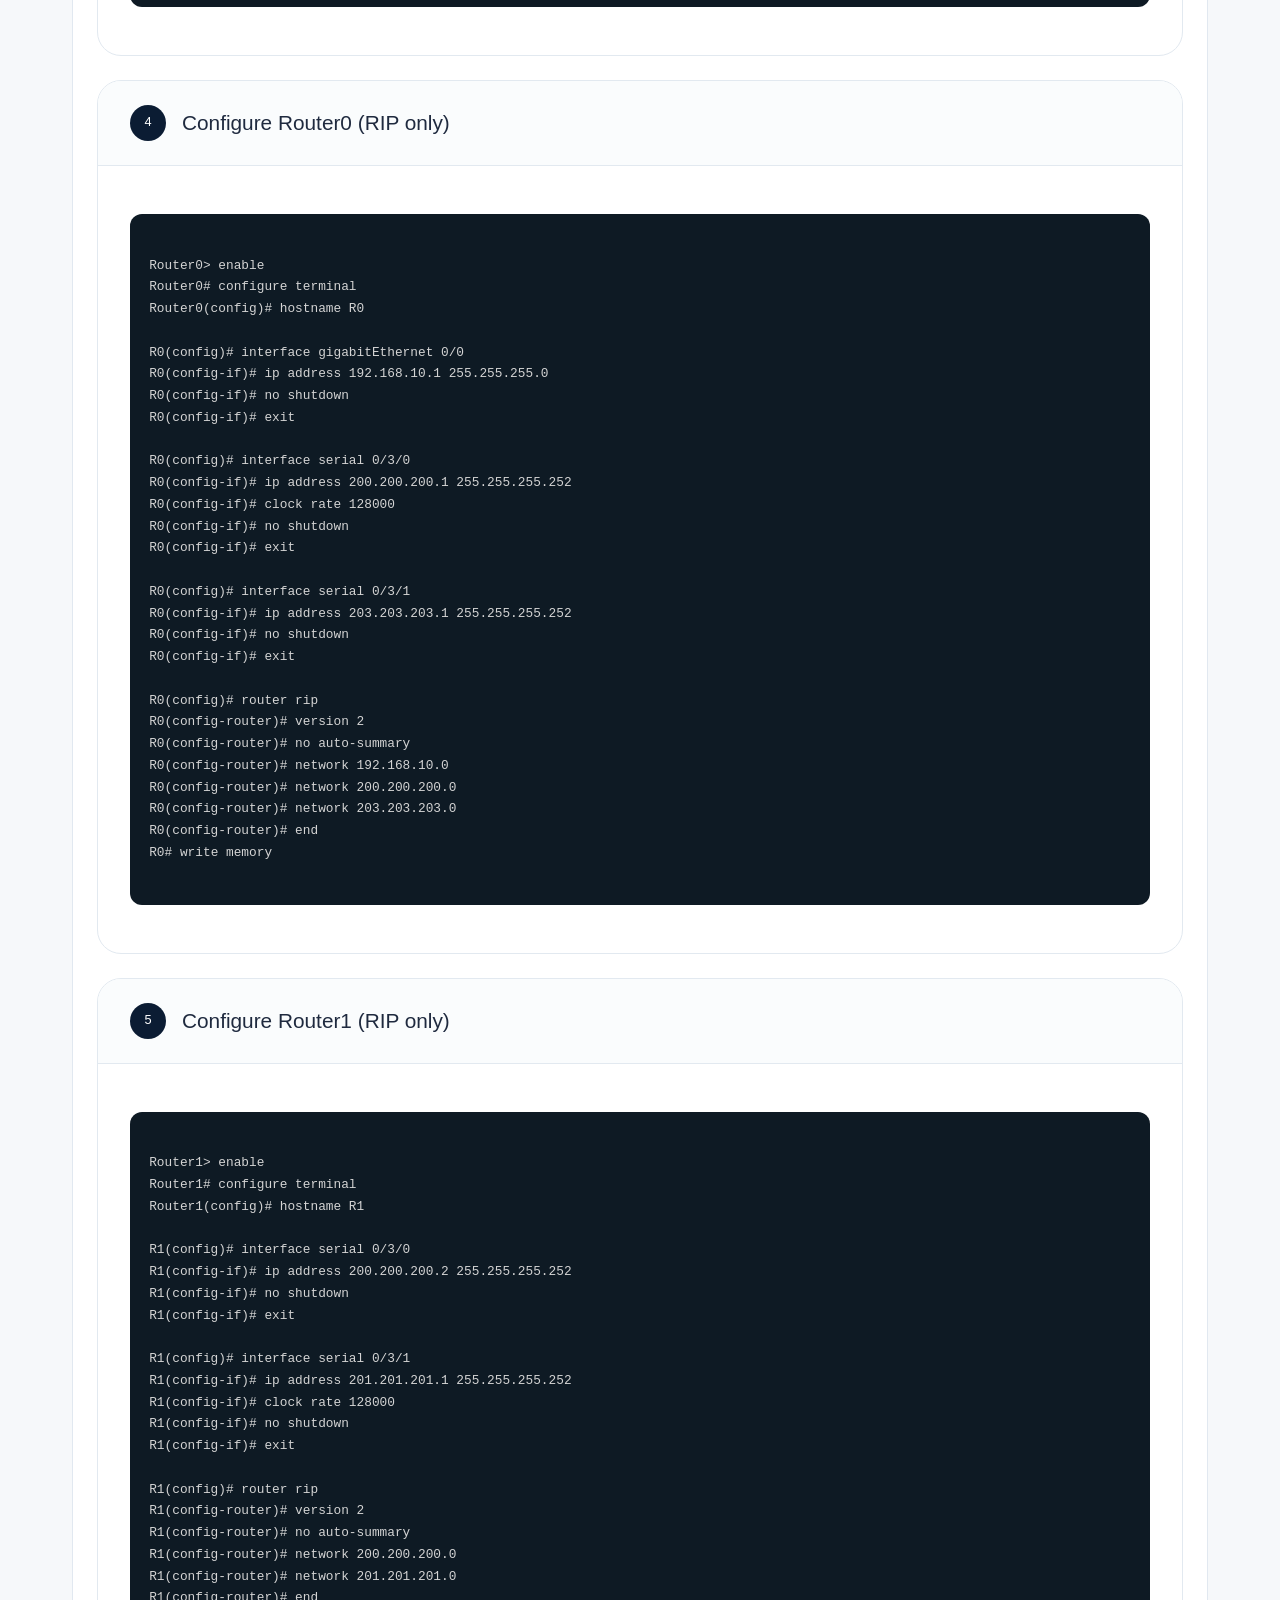
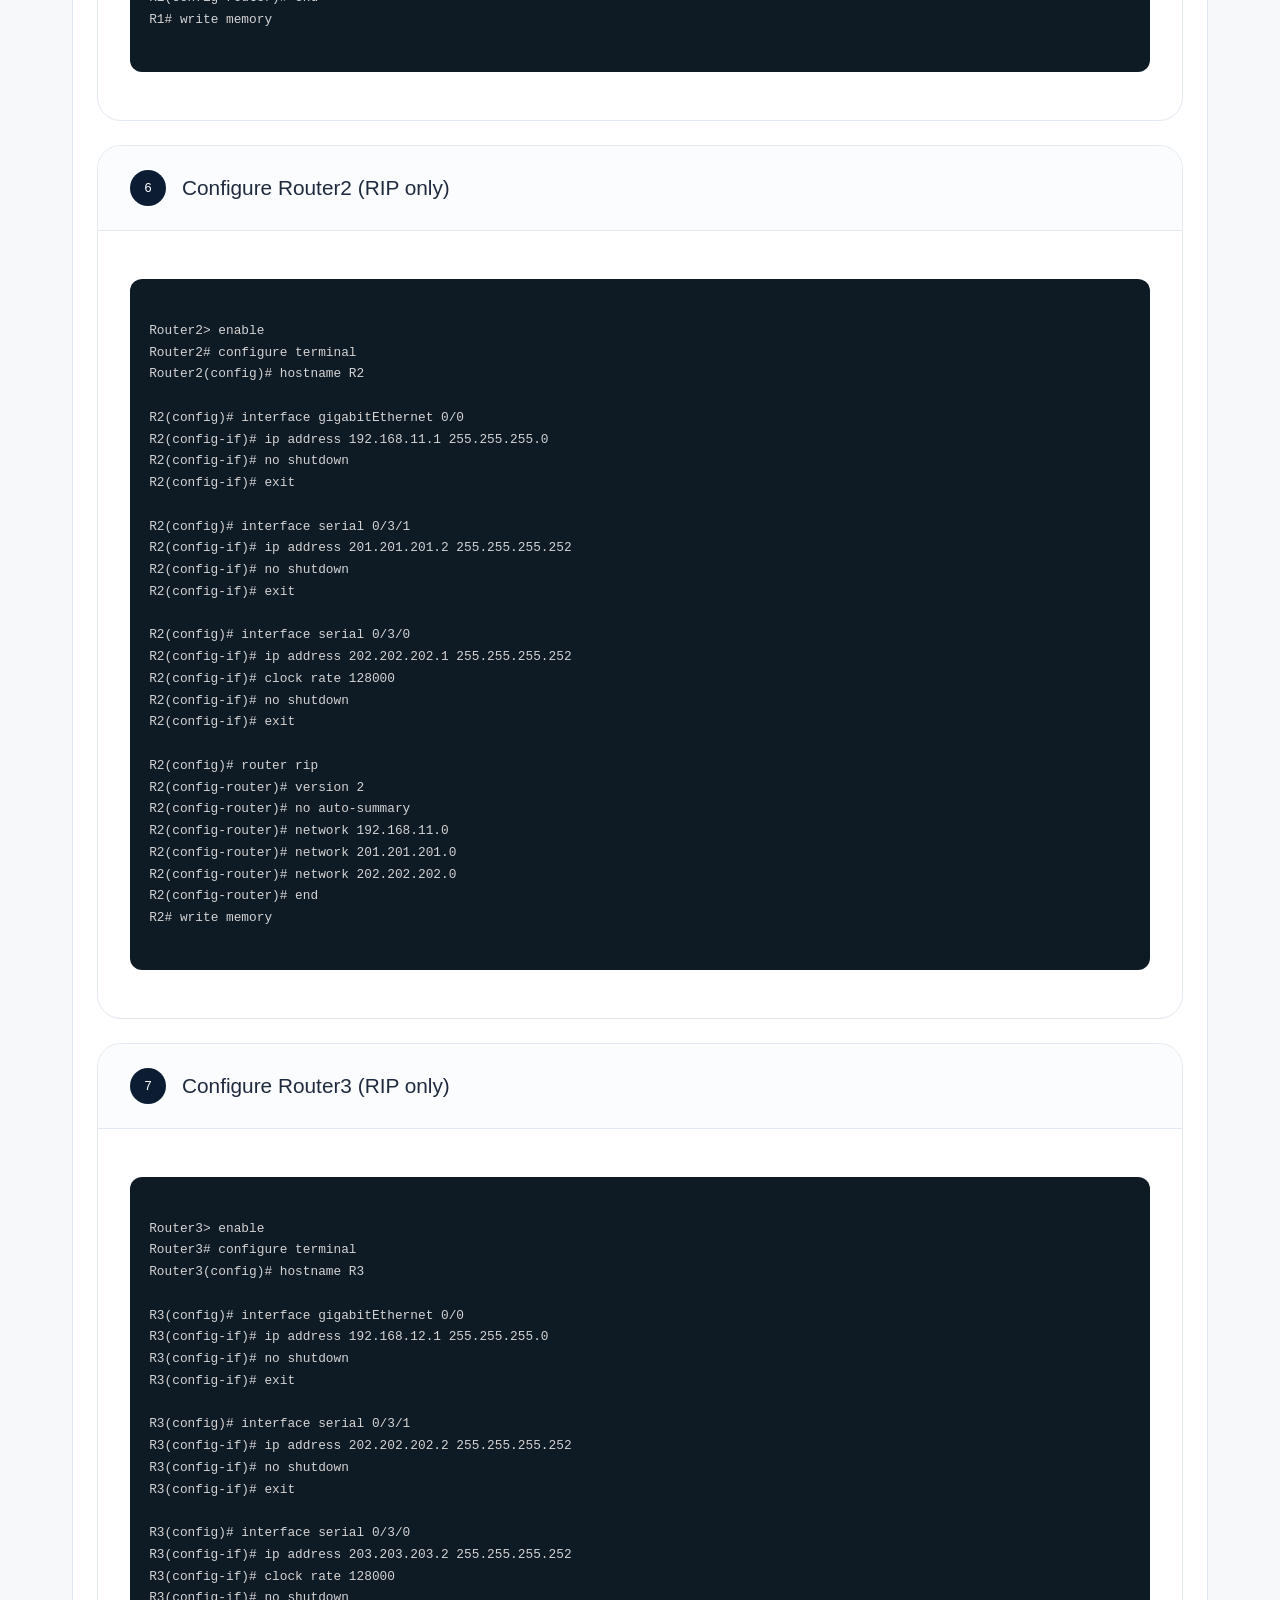
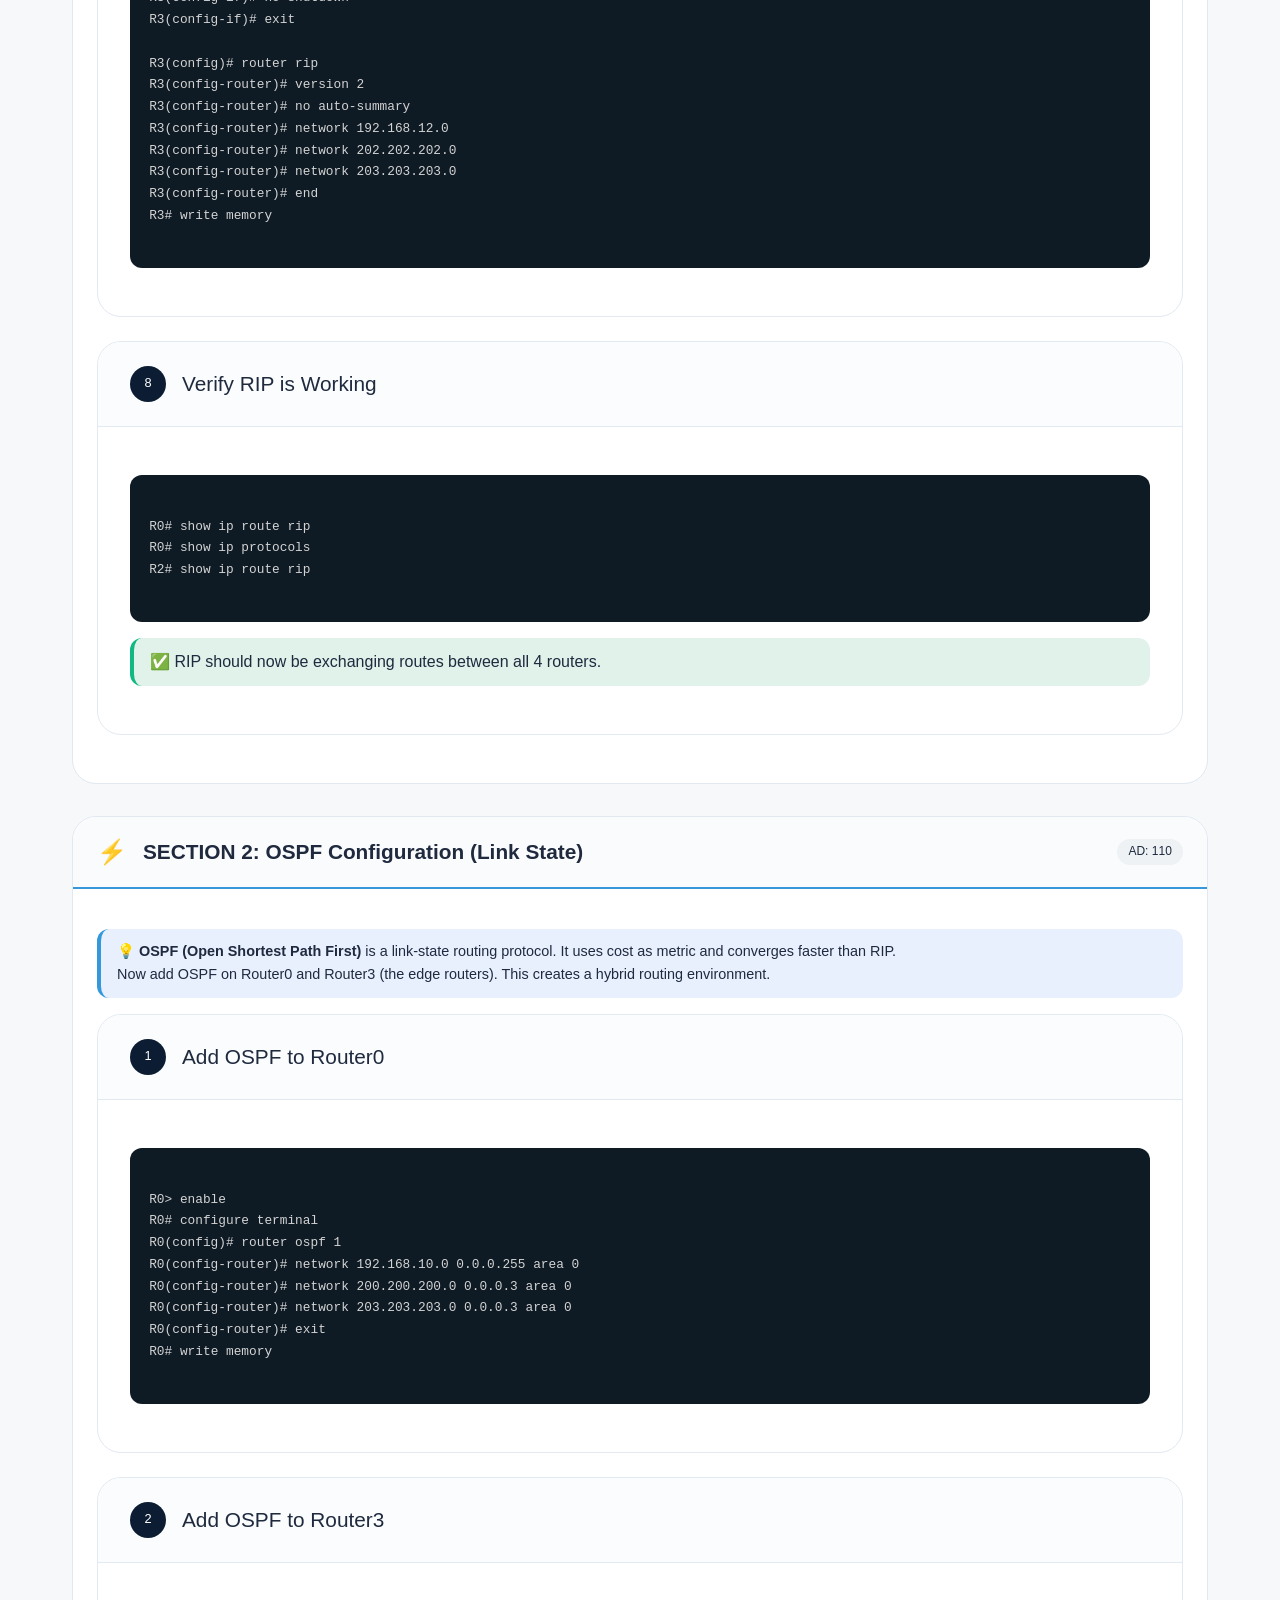
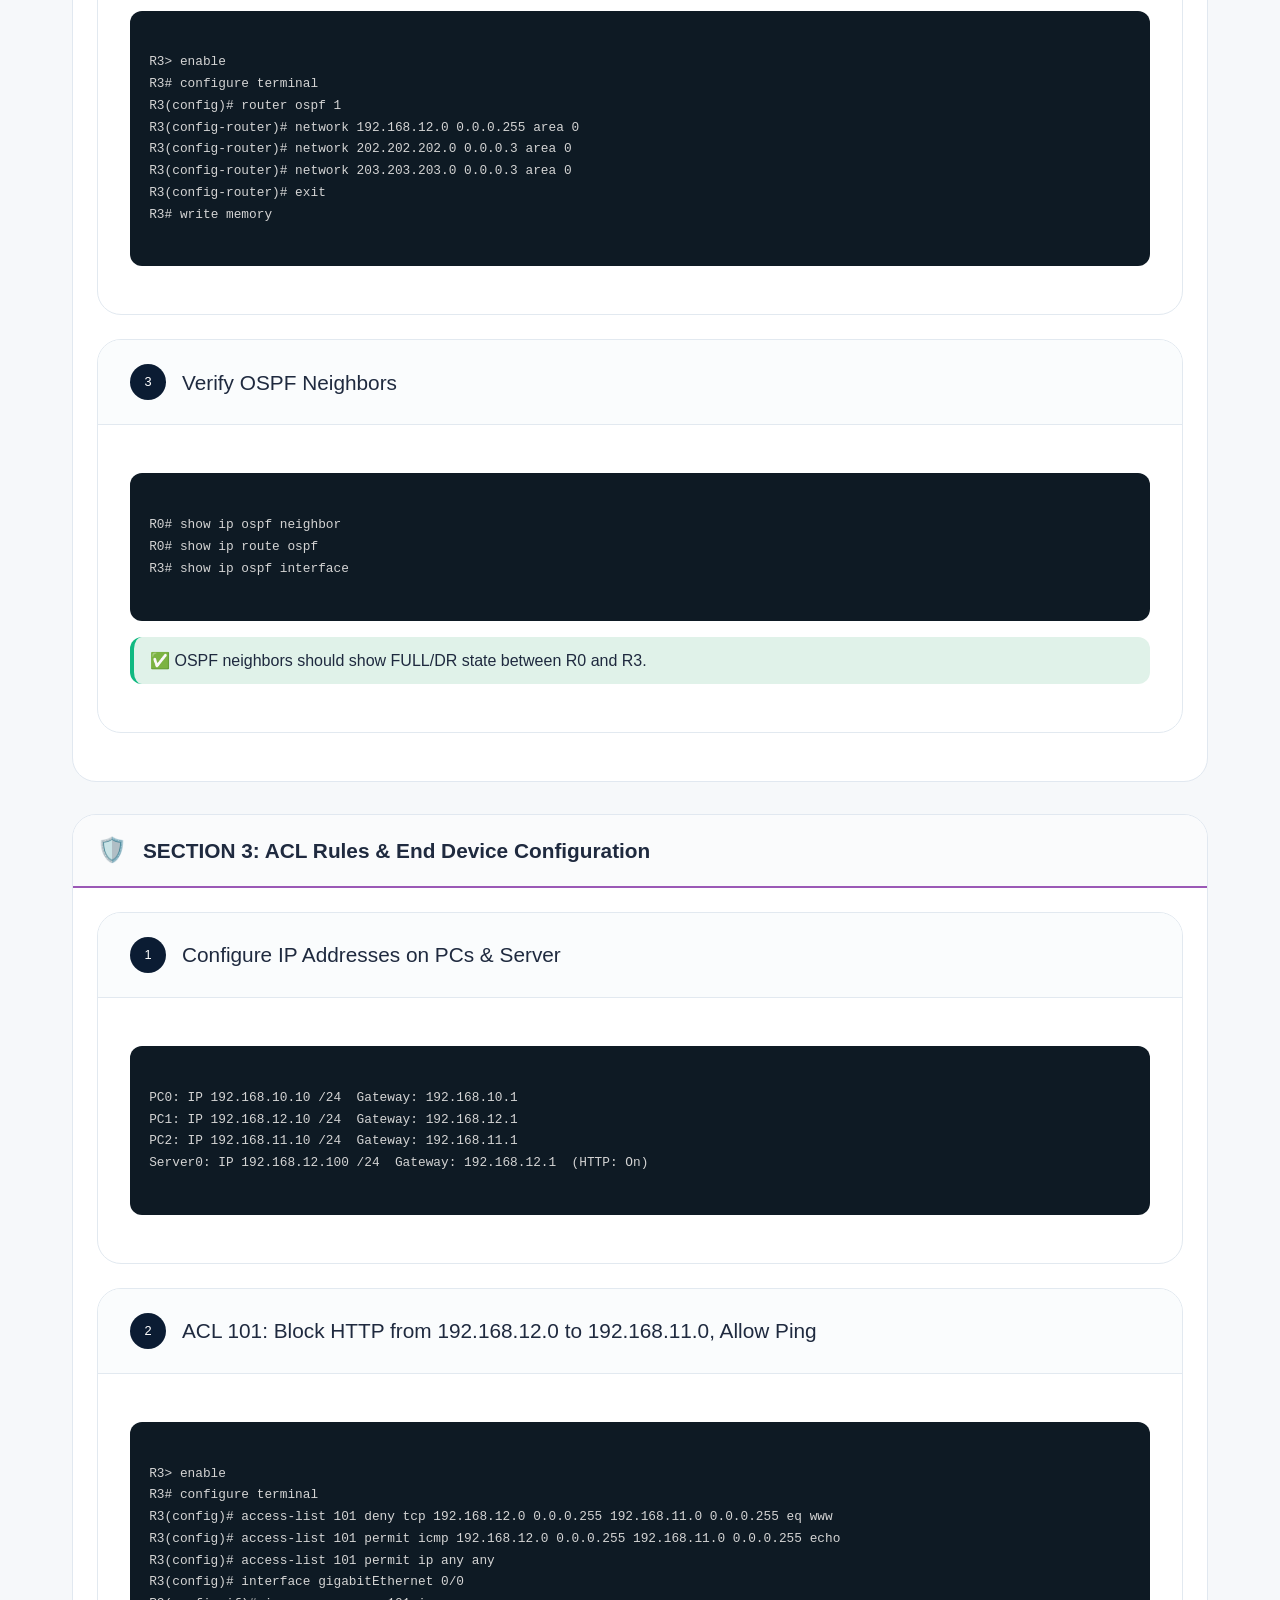
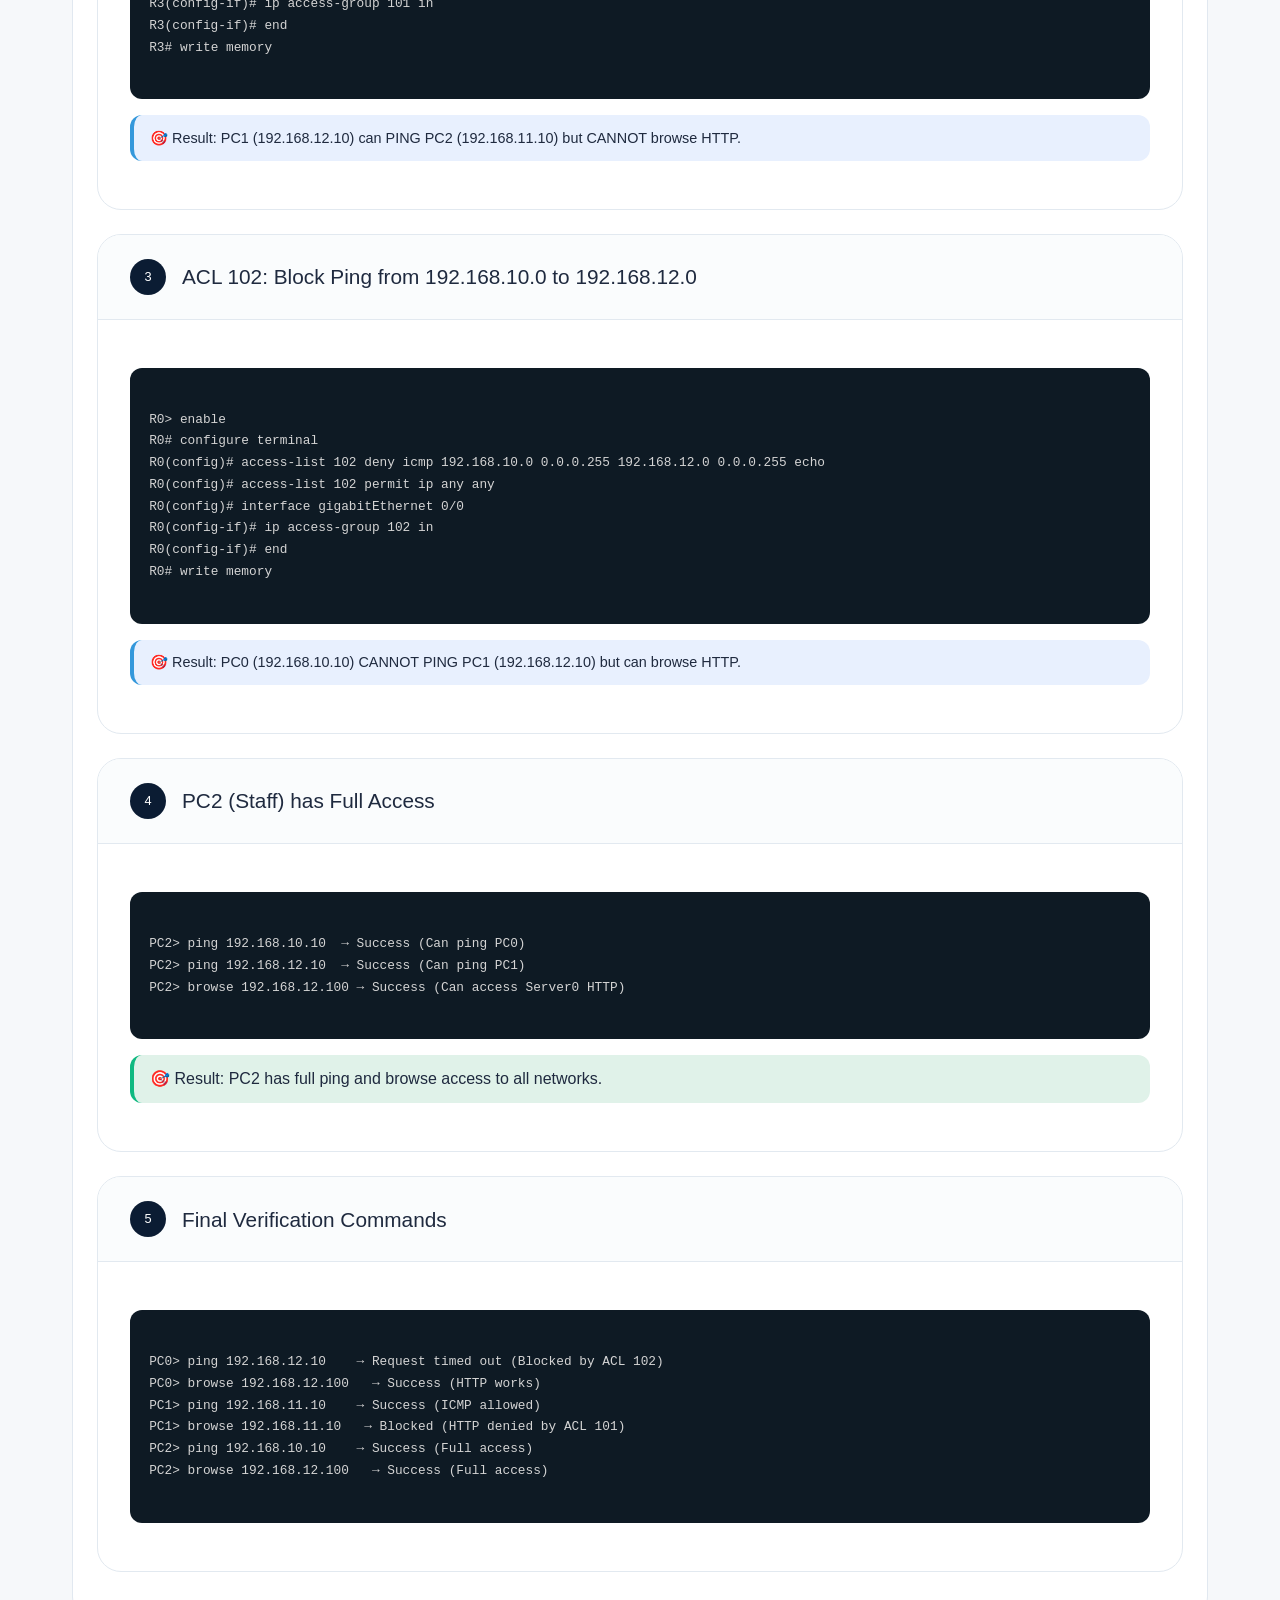
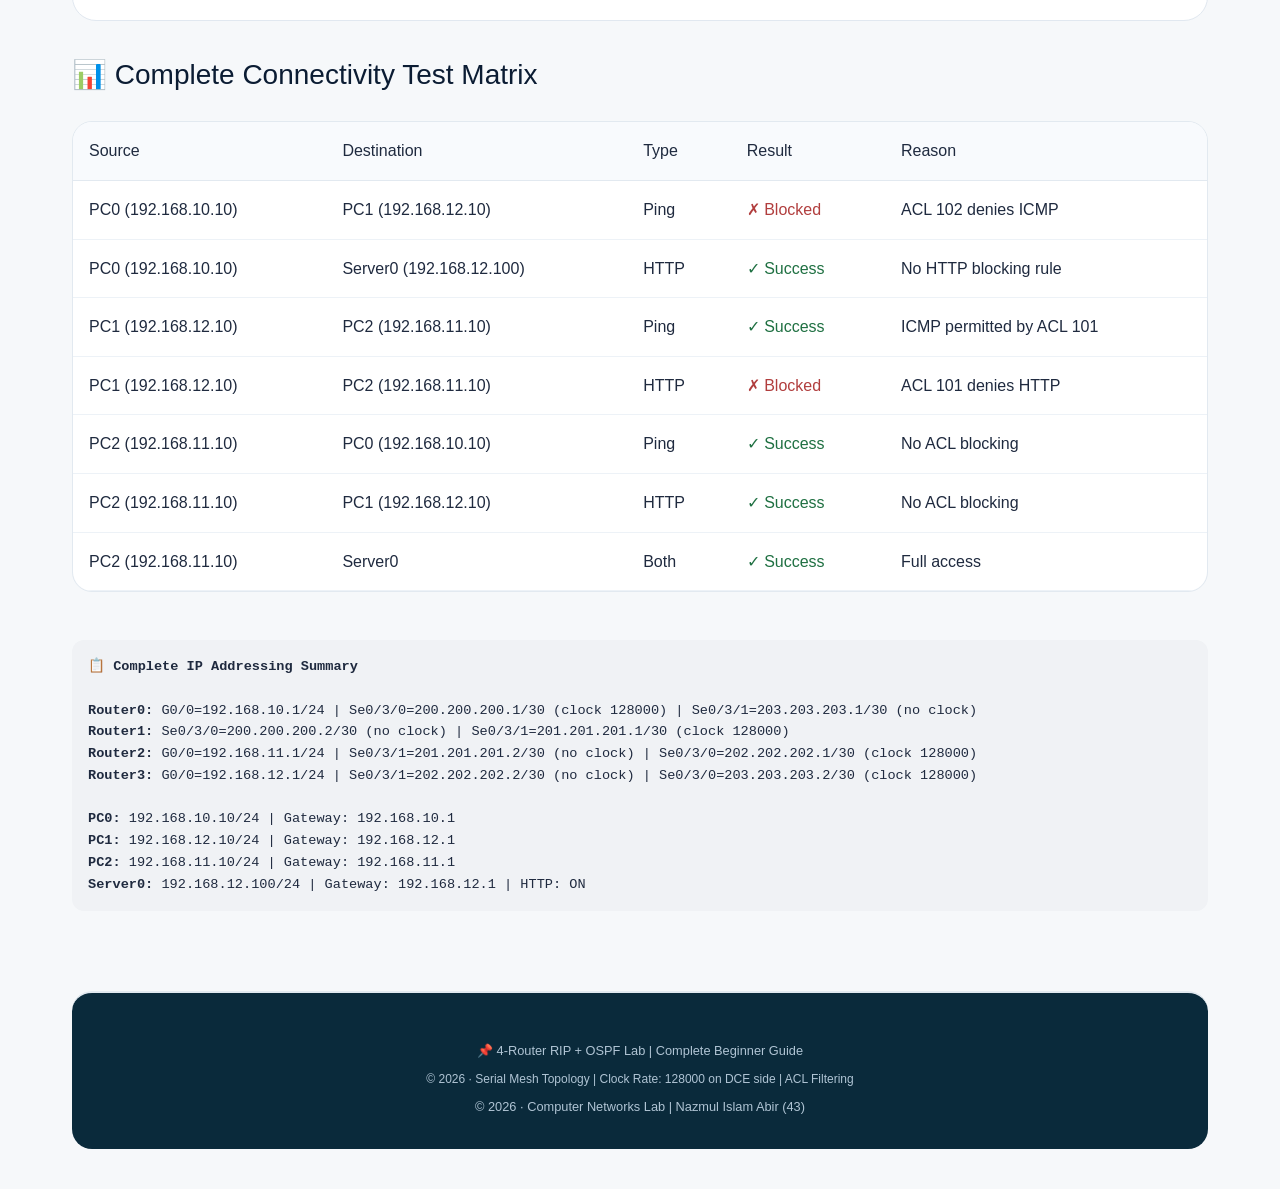
<file: ospf_rip.html>
<!DOCTYPE html>
<html lang="en">
<head>
    <meta charset="UTF-8">
    <meta name="viewport" content="width=device-width, initial-scale=1.0">
    <title>4-Router RIP + OSPF Lab · Complete Step-by-Step Guide</title>
    <style>
       

        
       
       

        .header-left h1 {
            font-size: 1.8rem;
            font-weight: 600;
            margin-bottom: 0.3rem;
        }

        .network-badge {
            background: #1e5a6e;
            padding: 0.5rem 1rem;
            border-radius: 40px;
            font-size: 0.85rem;
        }

        .topology-section {
            background: white;
            border-radius: 24px;
            padding: 1.5rem;
            margin-bottom: 2rem;
            border: 1px solid #e1e8f0;
        }

        .topology-header {
            display: flex;
            justify-content: space-between;
            align-items: center;
            margin-bottom: 1rem;
            flex-wrap: wrap;
        }

        .zoom-hint {
            font-size: 0.8rem;
            background: #eef2f5;
            padding: 0.3rem 0.8rem;
            border-radius: 30px;
            cursor: pointer;
            position: relative;
            z-index: 10;
        }

        .topology-image {
            text-align: center;
            background: #fafbfc;
            border-radius: 16px;
            padding: 1rem;
            cursor: pointer;
            position: relative;
            transition: all 0.3s ease;
        }

        .topology-image img {
            width: 100%;
            max-height: 400px;
            object-fit: contain;
            border-radius: 16px;
            box-shadow: 0 12px 28px rgba(0, 0, 0, 0.05);
            transition: transform 0.3s ease;
            pointer-events: none;
        }

        /* ZOOM FUNCTIONALITY - FIXED */
        .topology-image.zoomed {
            cursor: zoom-out;
            background: rgba(0, 0, 0, 0.95);
            position: fixed;
            top: 0;
            left: 0;
            right: 0;
            bottom: 0;
            z-index: 9999;
            padding: 2rem;
            display: flex;
            align-items: center;
            justify-content: center;
            margin: 0;
            border-radius: 0;
        }

        .topology-image.zoomed img {
            max-width: 95vw;
            max-height: 95vh;
            width: auto;
            height: auto;
            object-fit: contain;
            transform: scale(1);
            box-shadow: 0 25px 50px rgba(0, 0, 0, 0.5);
        }

        /* Remove old conflicting styles */
        .zoomable-image.zoomed img {
            transform: none;
        }

        .stats-grid {
            display: flex;
            flex-wrap: wrap;
            gap: 1rem;
            margin-bottom: 2rem;
        }

        .stat-item {
            background: white;
            border-radius: 20px;
            padding: 1rem 1.5rem;
            flex: 1;
            text-align: center;
            border: 1px solid #e1e8f0;
        }

        .stat-label {
            font-size: 0.75rem;
            text-transform: uppercase;
            color: #6b7a8a;
        }

        .stat-number {
            font-size: 1rem;
            font-weight: 700;
            color: #0f3b4f;
        }

        .clock-table {
            background: #f8f9fa;
            border-radius: 16px;
            padding: 1rem;
            margin: 1rem 0;
            border: 1px solid #e1e8f0;
        }

        .clock-table table {
            width: 100%;
            margin: 0;
        }

        .clock-table th, .clock-table td {
            padding: 0.5rem;
            text-align: center;
            border-bottom: none;
        }

        .clock-table .dce { color: #2e7d5e; font-weight: bold; }
        .clock-table .dte { color: #c0392b; font-weight: bold; }

        .section-card {
            background: white;
            border-radius: 24px;
            margin-bottom: 2rem;
            border: 1px solid #e1e8f0;
            overflow: hidden;
        }

        .section-header {
            background: #fafbfc;
            padding: 1rem 1.5rem;
            border-bottom: 2px solid;
            display: flex;
            align-items: center;
            gap: 1rem;
        }

        .section-header.rip { border-bottom-color: #e67e22; }
        .section-header.ospf { border-bottom-color: #3498db; }
        .section-header.acl { border-bottom-color: #9b59b6; }

        .section-icon {
            font-size: 1.5rem;
        }

        .section-title {
            font-size: 1.3rem;
            font-weight: 600;
        }

        .admin-distance {
            font-size: 0.75rem;
            background: #eef2f5;
            padding: 0.2rem 0.7rem;
            border-radius: 20px;
            margin-left: auto;
        }

        .section-content {
            padding: 1.5rem;
        }

        .step {
            margin-bottom: 1.5rem;
            border: 1px solid #e1e8f0;
            border-radius: 16px;
            overflow: hidden;
        }

        .step-header {
            background: #f8f9fa;
            padding: 0.8rem 1.2rem;
            display: flex;
            align-items: center;
            gap: 0.8rem;
            border-bottom: 1px solid #e1e8f0;
        }

        .step-number {
            background: #0f3b4f;
            width: 28px;
            height: 28px;
            border-radius: 28px;
            display: inline-flex;
            align-items: center;
            justify-content: center;
            color: white;
            font-weight: bold;
            font-size: 0.8rem;
        }

        .step-title {
            font-weight: 600;
            font-size: 1rem;
        }

        .step-content {
            padding: 1.2rem;
        }

        .cli-cmd-block {
            background: #0e1a24;
            border-radius: 12px;
            padding: 1.2rem;
            font-family: 'SF Mono', 'Fira Code', 'Courier New', monospace;
            font-size: 0.8rem;
            overflow-x: auto;
            color: #d4d4d4;
            margin: 1rem 0;
            line-height: 1.7;
            white-space: pre-wrap;
            word-break: break-word;
        }

        .cli-output {
            background: #1a2a36;
            border-radius: 10px;
            padding: 0.8rem;
            font-family: monospace;
            font-size: 0.8rem;
            margin: 0.8rem 0;
            color: #a5d6ff;
        }

        .info-note {
            background: #e8f0fe;
            border-left: 4px solid #3498db;
            padding: 0.7rem 1rem;
            border-radius: 12px;
            margin: 1rem 0;
            font-size: 0.9rem;
        }

        .warning-note {
            background: #fef3c7;
            border-left: 4px solid #f59e0b;
            padding: 0.7rem 1rem;
            border-radius: 12px;
            margin: 1rem 0;
            font-size: 0.9rem;
        }

        .success-note {
            background: #e0f2e9;
            border-left: 4px solid #10b981;
            padding: 0.7rem 1rem;
            border-radius: 12px;
            margin: 1rem 0;
        }

        .device-config {
            background: #f0f2f5;
            padding: 1rem;
            border-radius: 12px;
            font-family: monospace;
            font-size: 0.85rem;
            margin: 1rem 0;
            line-height: 1.6;
        }

        .table-wrapper {
            overflow-x: auto;
            margin: 1.5rem 0;
        }
        table {
            width: 100%;
            border-collapse: collapse;
            background: white;
            border-radius: 16px;
        }
        th, td {
            padding: 0.8rem;
            border-bottom: 1px solid #e1e8f0;
            text-align: left;
        }
        th { background: #f0f2f5; }
        .success { color: #2e7d5e; font-weight: bold; }
        .fail { color: #c0392b; font-weight: bold; }

        .footer {
            margin-top: 2.5rem;
            background: #0a2a3b;
            border-radius: 20px;
            padding: 1.5rem;
            color: #b0c4d4;
            text-align: center;
            font-size: 0.8rem;
        }

        h3 {
            margin: 1rem 0 0.5rem;
            color: #0f3b4f;
        }
</style>
<link rel="stylesheet" href="style.css">
</head>
<body>
    <!-- ========== NAVBAR INJECTION ========== -->
<div id="navbar-container"></div>
<script>
    fetch('navbar.html')
        .then(response => response.text())
        .then(data => {
            document.getElementById('navbar-container').innerHTML = data;
            
            // Re-run navbar's initialization after loading
            if (typeof window.initNavbar === 'undefined') {
                // Small delay to ensure DOM is ready
                setTimeout(() => {
                    const navScript = document.querySelector('#navbar-container script');
                    if (navScript) {
                        eval(navScript.textContent);
                    }
                }, 50);
            }
        })
        .catch(error => console.error('Navbar loading error:', error));
</script>
<!-- ========== END NAVBAR ========== -->
<div class="container">
    <div class="header">
        <div class="header-left">
            <h1>🔗 4-Router RIP + OSPF Network Lab</h1>
            <p>Complete Configuration · Serial Mesh Topology · ACL Filtering</p>
        </div>
        <div class="network-badge">4 Routers | 2 Switches | 3 PCs | 1 Server</div>
    </div>
<!-- Topology -->
<div class="topology-section">
    <div class="topology-header">
        <h2>📡 Network Topology</h2>
        <div class="zoom-hint">🔍 Click to zoom</div>
    </div>
    <div class="topology-image">
        <img src="images/acl.png">
    </div>
</div>
    <!-- Download Section -->
   <div class="download-card">
    <div class="download-text">
        <h3>📄 Packet Tracer File (Complete RIP + OSPF Lab)</h3>
        <p>4-Router mesh · RIP v2 · OSPF · Serial connections · ACL filtering</p>
    </div>
    <a href="projects/rip_ospf.pkt" class="download-link" download="RIP_OSPF_Lab.pkt">⬇ Download RIP_OSPF_Lab.pkt</a>
</div>
    <!-- Stats -->
    <div class="stats-grid">
        <div class="stat-item"><div class="stat-label">Routers</div><div class="stat-number">4 (R0, R1, R2, R3)</div></div>
        <div class="stat-item"><div class="stat-label">Serial Links</div><div class="stat-number">200.200.200.0 · 201.201.201.0 · 202.202.202.0 · 203.203.203.0</div></div>
        <div class="stat-item"><div class="stat-label">LAN Networks</div><div class="stat-number">192.168.10.0 · 192.168.11.0 · 192.168.12.0</div></div>
        <div class="stat-item"><div class="stat-label">End Devices</div><div class="stat-number">PC0, PC1, PC2, Server0</div></div>
    </div>

    <!-- Clock Rate Summary -->
    <div class="clock-table">
        <strong>⏱️ Clock Rate Settings (DCE/DTE)</strong>
        <table style="margin-top:0.5rem;">
            <thead>
                <tr><th>Serial Link</th><th>DCE Router</th><th>Clock Rate</th><th>DTE Router</th><th>Clock Rate</th></tr>
            </thead>
            <tbody>
                <tr><td>R0 Se0/3/0 ↔ R1 Se0/3/0</td><td class="dce">R0 (DCE)</td><td>128000</td><td>R1 (DTE)</td><td>Not set</td></tr>
                <tr><td>R1 Se0/3/1 ↔ R2 Se0/3/1</td><td class="dce">R1 (DCE)</td><td>128000</td><td>R2 (DTE)</td><td>Not set</td></tr>
                <tr><td>R2 Se0/3/0 ↔ R3 Se0/3/1</td><td class="dce">R2 (DCE)</td><td>128000</td><td>R3 (DTE)</td><td>Not set</td></tr>
                <tr><td>R3 Se0/3/0 ↔ R0 Se0/3/1</td><td class="dce">R3 (DCE)</td><td>128000</td><td>R0 (DTE)</td><td>Not set</td></tr>
            </tbody>
        </table>
        <div class="info-note" style="margin-top:0.5rem;">💡 Only the DCE side needs clock rate. DTE side receives timing from DCE.</div>
    </div>
    

    <!-- ============================================ -->
    <!-- SECTION 1: RIP CONFIGURATION -->
    <!-- ============================================ -->
    <div class="section-card">
        <div class="section-header rip">
            <span class="section-icon">🔁</span>
            <span class="section-title">SECTION 1: RIP v2 Configuration (Distance Vector)</span>
            <span class="admin-distance">AD: 120</span>
        </div>
        <div class="section-content">

            <!-- Step 1: Add Serial Modules -->
            <div class="step">
                <div class="step-header">
                    <span class="step-number">1</span>
                    <span class="step-title">Add Serial Modules to All Routers</span>
                </div>
                <div class="step-content">
                    <div class="cli-cmd-block">
<span class="prompt">Click Router → Physical tab → Power OFF → Drag HWIC-2T → Power ON</span>
                    </div>
                    <div class="cli-output">Repeat for Router0, Router1, Router2, Router3</div>
                </div>
            </div>

            <!-- Step 2: Connect Cables -->
            <div class="step">
                <div class="step-header">
                    <span class="step-number">2</span>
                    <span class="step-title">Connect Serial Cables (Mesh Topology)</span>
                </div>
                <div class="step-content">
                    <div class="cli-cmd-block">
<span class="prompt">Router0 Se0/3/0 ──────── Router1 Se0/3/0  (200.200.200.0/30)</span>
<span class="prompt">Router1 Se0/3/1 ──────── Router2 Se0/3/1  (201.201.201.0/30)</span>
<span class="prompt">Router2 Se0/3/0 ──────── Router3 Se0/3/1  (202.202.202.0/30)</span>
<span class="prompt">Router3 Se0/3/0 ──────── Router0 Se0/3/1  (203.203.203.0/30)</span>
                    </div>
                </div>
            </div>

            <!-- Step 3: Ethernet Connections -->
            <div class="step">
                <div class="step-header">
                    <span class="step-number">3</span>
                    <span class="step-title">Connect Ethernet Cables</span>
                </div>
                <div class="step-content">
                    <div class="cli-cmd-block">
<span class="prompt">PC0 ─── Switch0 Fa0/1 ─── Switch0 Fa0/2 ─── Router0 G0/0</span>
<span class="prompt">PC1 ─── Switch3 Fa0/1 ─── Switch3 Fa0/2 ─── Router3 G0/0</span>
<span class="prompt">PC2 ─── Switch3 Fa0/3 ─── Switch3 Fa0/4 ─── Router2 G0/0</span>
<span class="prompt">Server0 ─── Switch3 Fa0/5</span>
                    </div>
                </div>
            </div>

            <!-- Step 4: Router0 RIP -->
            <div class="step">
                <div class="step-header">
                    <span class="step-number">4</span>
                    <span class="step-title">Configure Router0 (RIP only)</span>
                </div>
                <div class="step-content">
                    <div class="cli-cmd-block">
<span class="prompt">Router0&gt; enable</span>
<span class="prompt">Router0# configure terminal</span>
<span class="config-prompt">Router0(config)#</span> hostname R0

<span class="config-prompt">R0(config)#</span> interface gigabitEthernet 0/0
<span class="config-prompt">R0(config-if)#</span> ip address 192.168.10.1 255.255.255.0
<span class="config-prompt">R0(config-if)#</span> no shutdown
<span class="config-prompt">R0(config-if)#</span> exit

<span class="config-prompt">R0(config)#</span> interface serial 0/3/0
<span class="config-prompt">R0(config-if)#</span> ip address 200.200.200.1 255.255.255.252
<span class="config-prompt">R0(config-if)#</span> clock rate 128000
<span class="config-prompt">R0(config-if)#</span> no shutdown
<span class="config-prompt">R0(config-if)#</span> exit

<span class="config-prompt">R0(config)#</span> interface serial 0/3/1
<span class="config-prompt">R0(config-if)#</span> ip address 203.203.203.1 255.255.255.252
<span class="config-prompt">R0(config-if)#</span> no shutdown
<span class="config-prompt">R0(config-if)#</span> exit

<span class="config-prompt">R0(config)#</span> router rip
<span class="config-prompt">R0(config-router)#</span> version 2
<span class="config-prompt">R0(config-router)#</span> no auto-summary
<span class="config-prompt">R0(config-router)#</span> network 192.168.10.0
<span class="config-prompt">R0(config-router)#</span> network 200.200.200.0
<span class="config-prompt">R0(config-router)#</span> network 203.203.203.0
<span class="config-prompt">R0(config-router)#</span> end
<span class="prompt">R0#</span> write memory
                    </div>
                </div>
            </div>

            <!-- Step 5: Router1 RIP -->
            <div class="step">
                <div class="step-header">
                    <span class="step-number">5</span>
                    <span class="step-title">Configure Router1 (RIP only)</span>
                </div>
                <div class="step-content">
                    <div class="cli-cmd-block">
<span class="prompt">Router1&gt; enable</span>
<span class="prompt">Router1# configure terminal</span>
<span class="config-prompt">Router1(config)#</span> hostname R1

<span class="config-prompt">R1(config)#</span> interface serial 0/3/0
<span class="config-prompt">R1(config-if)#</span> ip address 200.200.200.2 255.255.255.252
<span class="config-prompt">R1(config-if)#</span> no shutdown
<span class="config-prompt">R1(config-if)#</span> exit

<span class="config-prompt">R1(config)#</span> interface serial 0/3/1
<span class="config-prompt">R1(config-if)#</span> ip address 201.201.201.1 255.255.255.252
<span class="config-prompt">R1(config-if)#</span> clock rate 128000
<span class="config-prompt">R1(config-if)#</span> no shutdown
<span class="config-prompt">R1(config-if)#</span> exit

<span class="config-prompt">R1(config)#</span> router rip
<span class="config-prompt">R1(config-router)#</span> version 2
<span class="config-prompt">R1(config-router)#</span> no auto-summary
<span class="config-prompt">R1(config-router)#</span> network 200.200.200.0
<span class="config-prompt">R1(config-router)#</span> network 201.201.201.0
<span class="config-prompt">R1(config-router)#</span> end
<span class="prompt">R1#</span> write memory
                    </div>
                </div>
            </div>

            <!-- Step 6: Router2 RIP -->
            <div class="step">
                <div class="step-header">
                    <span class="step-number">6</span>
                    <span class="step-title">Configure Router2 (RIP only)</span>
                </div>
                <div class="step-content">
                    <div class="cli-cmd-block">
<span class="prompt">Router2&gt; enable</span>
<span class="prompt">Router2# configure terminal</span>
<span class="config-prompt">Router2(config)#</span> hostname R2

<span class="config-prompt">R2(config)#</span> interface gigabitEthernet 0/0
<span class="config-prompt">R2(config-if)#</span> ip address 192.168.11.1 255.255.255.0
<span class="config-prompt">R2(config-if)#</span> no shutdown
<span class="config-prompt">R2(config-if)#</span> exit

<span class="config-prompt">R2(config)#</span> interface serial 0/3/1
<span class="config-prompt">R2(config-if)#</span> ip address 201.201.201.2 255.255.255.252
<span class="config-prompt">R2(config-if)#</span> no shutdown
<span class="config-prompt">R2(config-if)#</span> exit

<span class="config-prompt">R2(config)#</span> interface serial 0/3/0
<span class="config-prompt">R2(config-if)#</span> ip address 202.202.202.1 255.255.255.252
<span class="config-prompt">R2(config-if)#</span> clock rate 128000
<span class="config-prompt">R2(config-if)#</span> no shutdown
<span class="config-prompt">R2(config-if)#</span> exit

<span class="config-prompt">R2(config)#</span> router rip
<span class="config-prompt">R2(config-router)#</span> version 2
<span class="config-prompt">R2(config-router)#</span> no auto-summary
<span class="config-prompt">R2(config-router)#</span> network 192.168.11.0
<span class="config-prompt">R2(config-router)#</span> network 201.201.201.0
<span class="config-prompt">R2(config-router)#</span> network 202.202.202.0
<span class="config-prompt">R2(config-router)#</span> end
<span class="prompt">R2#</span> write memory
                    </div>
                </div>
            </div>

            <!-- Step 7: Router3 RIP -->
            <div class="step">
                <div class="step-header">
                    <span class="step-number">7</span>
                    <span class="step-title">Configure Router3 (RIP only)</span>
                </div>
                <div class="step-content">
                    <div class="cli-cmd-block">
<span class="prompt">Router3&gt; enable</span>
<span class="prompt">Router3# configure terminal</span>
<span class="config-prompt">Router3(config)#</span> hostname R3

<span class="config-prompt">R3(config)#</span> interface gigabitEthernet 0/0
<span class="config-prompt">R3(config-if)#</span> ip address 192.168.12.1 255.255.255.0
<span class="config-prompt">R3(config-if)#</span> no shutdown
<span class="config-prompt">R3(config-if)#</span> exit

<span class="config-prompt">R3(config)#</span> interface serial 0/3/1
<span class="config-prompt">R3(config-if)#</span> ip address 202.202.202.2 255.255.255.252
<span class="config-prompt">R3(config-if)#</span> no shutdown
<span class="config-prompt">R3(config-if)#</span> exit

<span class="config-prompt">R3(config)#</span> interface serial 0/3/0
<span class="config-prompt">R3(config-if)#</span> ip address 203.203.203.2 255.255.255.252
<span class="config-prompt">R3(config-if)#</span> clock rate 128000
<span class="config-prompt">R3(config-if)#</span> no shutdown
<span class="config-prompt">R3(config-if)#</span> exit

<span class="config-prompt">R3(config)#</span> router rip
<span class="config-prompt">R3(config-router)#</span> version 2
<span class="config-prompt">R3(config-router)#</span> no auto-summary
<span class="config-prompt">R3(config-router)#</span> network 192.168.12.0
<span class="config-prompt">R3(config-router)#</span> network 202.202.202.0
<span class="config-prompt">R3(config-router)#</span> network 203.203.203.0
<span class="config-prompt">R3(config-router)#</span> end
<span class="prompt">R3#</span> write memory
                    </div>
                </div>
            </div>

            <!-- Step 8: Verify RIP -->
            <div class="step">
                <div class="step-header">
                    <span class="step-number">8</span>
                    <span class="step-title">Verify RIP is Working</span>
                </div>
                <div class="step-content">
                    <div class="cli-cmd-block">
<span class="prompt">R0# show ip route rip</span>
<span class="prompt">R0# show ip protocols</span>
<span class="prompt">R2# show ip route rip</span>
                    </div>
                    <div class="success-note">✅ RIP should now be exchanging routes between all 4 routers.</div>
                </div>
            </div>
        </div>
    </div>

    <!-- ============================================ -->
    <!-- SECTION 2: OSPF CONFIGURATION -->
    <!-- ============================================ -->
    <div class="section-card">
        <div class="section-header ospf">
            <span class="section-icon">⚡</span>
            <span class="section-title">SECTION 2: OSPF Configuration (Link State)</span>
            <span class="admin-distance">AD: 110</span>
        </div>
        <div class="section-content">
            <div class="info-note">
                💡 <strong>OSPF (Open Shortest Path First)</strong> is a link-state routing protocol. It uses cost as metric and converges faster than RIP.<br>
                Now add OSPF on Router0 and Router3 (the edge routers). This creates a hybrid routing environment.
            </div>

            <div class="step">
                <div class="step-header">
                    <span class="step-number">1</span>
                    <span class="step-title">Add OSPF to Router0</span>
                </div>
                <div class="step-content">
                    <div class="cli-cmd-block">
<span class="prompt">R0&gt; enable</span>
<span class="prompt">R0# configure terminal</span>
<span class="config-prompt">R0(config)#</span> router ospf 1
<span class="config-prompt">R0(config-router)#</span> network 192.168.10.0 0.0.0.255 area 0
<span class="config-prompt">R0(config-router)#</span> network 200.200.200.0 0.0.0.3 area 0
<span class="config-prompt">R0(config-router)#</span> network 203.203.203.0 0.0.0.3 area 0
<span class="config-prompt">R0(config-router)#</span> exit
<span class="prompt">R0#</span> write memory
                    </div>
                </div>
            </div>

            <div class="step">
                <div class="step-header">
                    <span class="step-number">2</span>
                    <span class="step-title">Add OSPF to Router3</span>
                </div>
                <div class="step-content">
                    <div class="cli-cmd-block">
<span class="prompt">R3&gt; enable</span>
<span class="prompt">R3# configure terminal</span>
<span class="config-prompt">R3(config)#</span> router ospf 1
<span class="config-prompt">R3(config-router)#</span> network 192.168.12.0 0.0.0.255 area 0
<span class="config-prompt">R3(config-router)#</span> network 202.202.202.0 0.0.0.3 area 0
<span class="config-prompt">R3(config-router)#</span> network 203.203.203.0 0.0.0.3 area 0
<span class="config-prompt">R3(config-router)#</span> exit
<span class="prompt">R3#</span> write memory
                    </div>
                </div>
            </div>

            <div class="step">
                <div class="step-header">
                    <span class="step-number">3</span>
                    <span class="step-title">Verify OSPF Neighbors</span>
                </div>
                <div class="step-content">
                    <div class="cli-cmd-block">
<span class="prompt">R0# show ip ospf neighbor</span>
<span class="prompt">R0# show ip route ospf</span>
<span class="prompt">R3# show ip ospf interface</span>
                    </div>
                    <div class="success-note">✅ OSPF neighbors should show FULL/DR state between R0 and R3.</div>
                </div>
            </div>
        </div>
    </div>

    <!-- ============================================ -->
    <!-- SECTION 3: ACL & PC CONFIGURATION -->
    <!-- ============================================ -->
    <div class="section-card">
        <div class="section-header acl">
            <span class="section-icon">🛡️</span>
            <span class="section-title">SECTION 3: ACL Rules & End Device Configuration</span>
        </div>
        <div class="section-content">

            <div class="step">
                <div class="step-header">
                    <span class="step-number">1</span>
                    <span class="step-title">Configure IP Addresses on PCs & Server</span>
                </div>
                <div class="step-content">
                    <div class="cli-cmd-block">
<span class="prompt">PC0:</span> IP 192.168.10.10 /24  Gateway: 192.168.10.1
<span class="prompt">PC1:</span> IP 192.168.12.10 /24  Gateway: 192.168.12.1
<span class="prompt">PC2:</span> IP 192.168.11.10 /24  Gateway: 192.168.11.1
<span class="prompt">Server0:</span> IP 192.168.12.100 /24  Gateway: 192.168.12.1  (HTTP: On)
                    </div>
                </div>
            </div>

            <div class="step">
                <div class="step-header">
                    <span class="step-number">2</span>
                    <span class="step-title">ACL 101: Block HTTP from 192.168.12.0 to 192.168.11.0, Allow Ping</span>
                </div>
                <div class="step-content">
                    <div class="cli-cmd-block">
<span class="prompt">R3&gt; enable</span>
<span class="prompt">R3# configure terminal</span>
<span class="config-prompt">R3(config)#</span> access-list 101 deny tcp 192.168.12.0 0.0.0.255 192.168.11.0 0.0.0.255 eq www
<span class="config-prompt">R3(config)#</span> access-list 101 permit icmp 192.168.12.0 0.0.0.255 192.168.11.0 0.0.0.255 echo
<span class="config-prompt">R3(config)#</span> access-list 101 permit ip any any
<span class="config-prompt">R3(config)#</span> interface gigabitEthernet 0/0
<span class="config-prompt">R3(config-if)#</span> ip access-group 101 in
<span class="config-prompt">R3(config-if)#</span> end
<span class="prompt">R3#</span> write memory
                    </div>
                    <div class="info-note">🎯 Result: PC1 (192.168.12.10) can PING PC2 (192.168.11.10) but CANNOT browse HTTP.</div>
                </div>
            </div>

            <div class="step">
                <div class="step-header">
                    <span class="step-number">3</span>
                    <span class="step-title">ACL 102: Block Ping from 192.168.10.0 to 192.168.12.0</span>
                </div>
                <div class="step-content">
                    <div class="cli-cmd-block">
<span class="prompt">R0&gt; enable</span>
<span class="prompt">R0# configure terminal</span>
<span class="config-prompt">R0(config)#</span> access-list 102 deny icmp 192.168.10.0 0.0.0.255 192.168.12.0 0.0.0.255 echo
<span class="config-prompt">R0(config)#</span> access-list 102 permit ip any any
<span class="config-prompt">R0(config)#</span> interface gigabitEthernet 0/0
<span class="config-prompt">R0(config-if)#</span> ip access-group 102 in
<span class="config-prompt">R0(config-if)#</span> end
<span class="prompt">R0#</span> write memory
                    </div>
                    <div class="info-note">🎯 Result: PC0 (192.168.10.10) CANNOT PING PC1 (192.168.12.10) but can browse HTTP.</div>
                </div>
            </div>

            <div class="step">
                <div class="step-header">
                    <span class="step-number">4</span>
                    <span class="step-title">PC2 (Staff) has Full Access</span>
                </div>
                <div class="step-content">
                    <div class="cli-cmd-block">
<span class="prompt">PC2&gt; ping 192.168.10.10</span>  → Success (Can ping PC0)
<span class="prompt">PC2&gt; ping 192.168.12.10</span>  → Success (Can ping PC1)
<span class="prompt">PC2&gt; browse 192.168.12.100</span> → Success (Can access Server0 HTTP)
                    </div>
                    <div class="success-note">🎯 Result: PC2 has full ping and browse access to all networks.</div>
                </div>
            </div>

            <div class="step">
                <div class="step-header">
                    <span class="step-number">5</span>
                    <span class="step-title">Final Verification Commands</span>
                </div>
                <div class="step-content">
                    <div class="cli-cmd-block">
<span class="prompt">PC0&gt; ping 192.168.12.10</span>    → Request timed out (Blocked by ACL 102)
<span class="prompt">PC0&gt; browse 192.168.12.100</span>   → Success (HTTP works)
<span class="prompt">PC1&gt; ping 192.168.11.10</span>    → Success (ICMP allowed)
<span class="prompt">PC1&gt; browse 192.168.11.10</span>   → Blocked (HTTP denied by ACL 101)
<span class="prompt">PC2&gt; ping 192.168.10.10</span>    → Success (Full access)
<span class="prompt">PC2&gt; browse 192.168.12.100</span>   → Success (Full access)
                    </div>
                </div>
            </div>
        </div>
    </div>

    <!-- Test Matrix -->
    <h2>📊 Complete Connectivity Test Matrix</h2>
    <div class="table-wrapper">
        <table>
            <thead>
                <tr><th>Source</th><th>Destination</th><th>Type</th><th>Result</th><th>Reason</th></tr>
            </thead>
            <tbody>
                <tr><td>PC0 (192.168.10.10)</td><td>PC1 (192.168.12.10)</td><td>Ping</td><td class="fail">✗ Blocked</td><td>ACL 102 denies ICMP</td></tr>
                <tr><td>PC0 (192.168.10.10)</td><td>Server0 (192.168.12.100)</td><td>HTTP</td><td class="success">✓ Success</td><td>No HTTP blocking rule</td></tr>
                <tr><td>PC1 (192.168.12.10)</td><td>PC2 (192.168.11.10)</td><td>Ping</td><td class="success">✓ Success</td><td>ICMP permitted by ACL 101</td></tr>
                <tr><td>PC1 (192.168.12.10)</td><td>PC2 (192.168.11.10)</td><td>HTTP</td><td class="fail">✗ Blocked</td><td>ACL 101 denies HTTP</td></tr>
                <tr><td>PC2 (192.168.11.10)</td><td>PC0 (192.168.10.10)</td><td>Ping</td><td class="success">✓ Success</td><td>No ACL blocking</td></tr>
                <tr><td>PC2 (192.168.11.10)</td><td>PC1 (192.168.12.10)</td><td>HTTP</td><td class="success">✓ Success</td><td>No ACL blocking</td></tr>
                <tr><td>PC2 (192.168.11.10)</td><td>Server0</td><td>Both</td><td class="success">✓ Success</td><td>Full access</td></tr>
            </tbody>
        </table>
    </div>

    <!-- IP Summary -->
    <div class="device-config">
        <strong>📋 Complete IP Addressing Summary</strong><br><br>
        <strong>Router0:</strong> G0/0=192.168.10.1/24 | Se0/3/0=200.200.200.1/30 (clock 128000) | Se0/3/1=203.203.203.1/30 (no clock)<br>
        <strong>Router1:</strong> Se0/3/0=200.200.200.2/30 (no clock) | Se0/3/1=201.201.201.1/30 (clock 128000)<br>
        <strong>Router2:</strong> G0/0=192.168.11.1/24 | Se0/3/1=201.201.201.2/30 (no clock) | Se0/3/0=202.202.202.1/30 (clock 128000)<br>
        <strong>Router3:</strong> G0/0=192.168.12.1/24 | Se0/3/1=202.202.202.2/30 (no clock) | Se0/3/0=203.203.203.2/30 (clock 128000)<br><br>
        <strong>PC0:</strong> 192.168.10.10/24 | Gateway: 192.168.10.1<br>
        <strong>PC1:</strong> 192.168.12.10/24 | Gateway: 192.168.12.1<br>
        <strong>PC2:</strong> 192.168.11.10/24 | Gateway: 192.168.11.1<br>
        <strong>Server0:</strong> 192.168.12.100/24 | Gateway: 192.168.12.1 | HTTP: ON
    </div>

    <div class="footer">
        <p>📌 4-Router RIP + OSPF Lab | Complete Beginner Guide</p>
        <p style="margin-top:0.5rem; font-size:0.75rem;">© 2026 · Serial Mesh Topology | Clock Rate: 128000 on DCE side | ACL Filtering</p>
        <p style="margin-top:0.5rem;">© 2026 · Computer Networks Lab | Nazmul Islam Abir (43)</p>
    </div>
</div>
<script>
    // Fixed zoom functionality for topology image
    document.addEventListener('DOMContentLoaded', function() {
        const topologyImage = document.querySelector('.topology-image');
        
        if (topologyImage) {
            topologyImage.addEventListener('click', function(e) {
                // Don't zoom if clicking on zoom hint
                if (e.target.classList && e.target.classList.contains('zoom-hint')) {
                    return;
                }
                // Check if clicking on span or element inside zoom-hint
                if (e.target.closest && e.target.closest('.zoom-hint')) {
                    return;
                }
                this.classList.toggle('zoomed');
            });
        }
        
        // Close zoom when pressing ESC key
        document.addEventListener('keydown', function(e) {
            if (e.key === 'Escape') {
                const zoomed = document.querySelector('.topology-image.zoomed');
                if (zoomed) {
                    zoomed.classList.remove('zoomed');
                }
            }
        });
    });
</script>
</body>
</html>
</file>
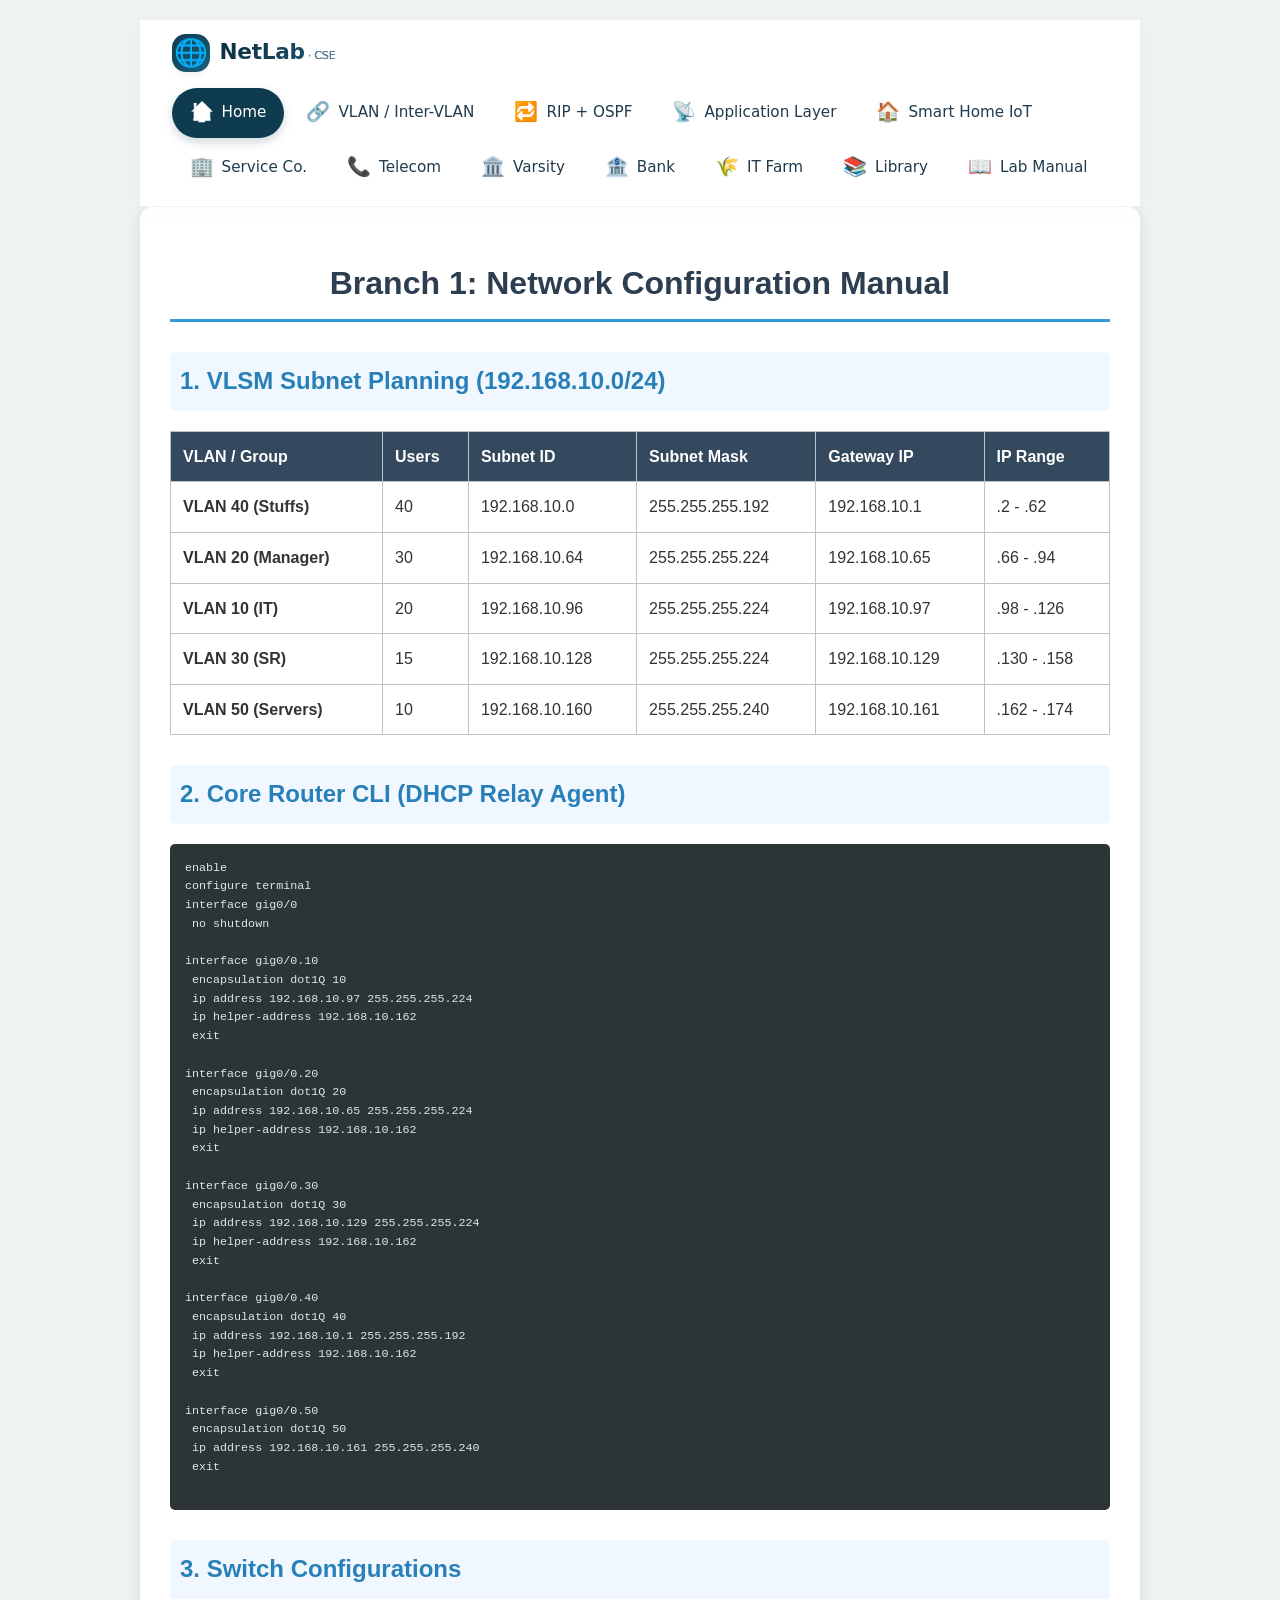
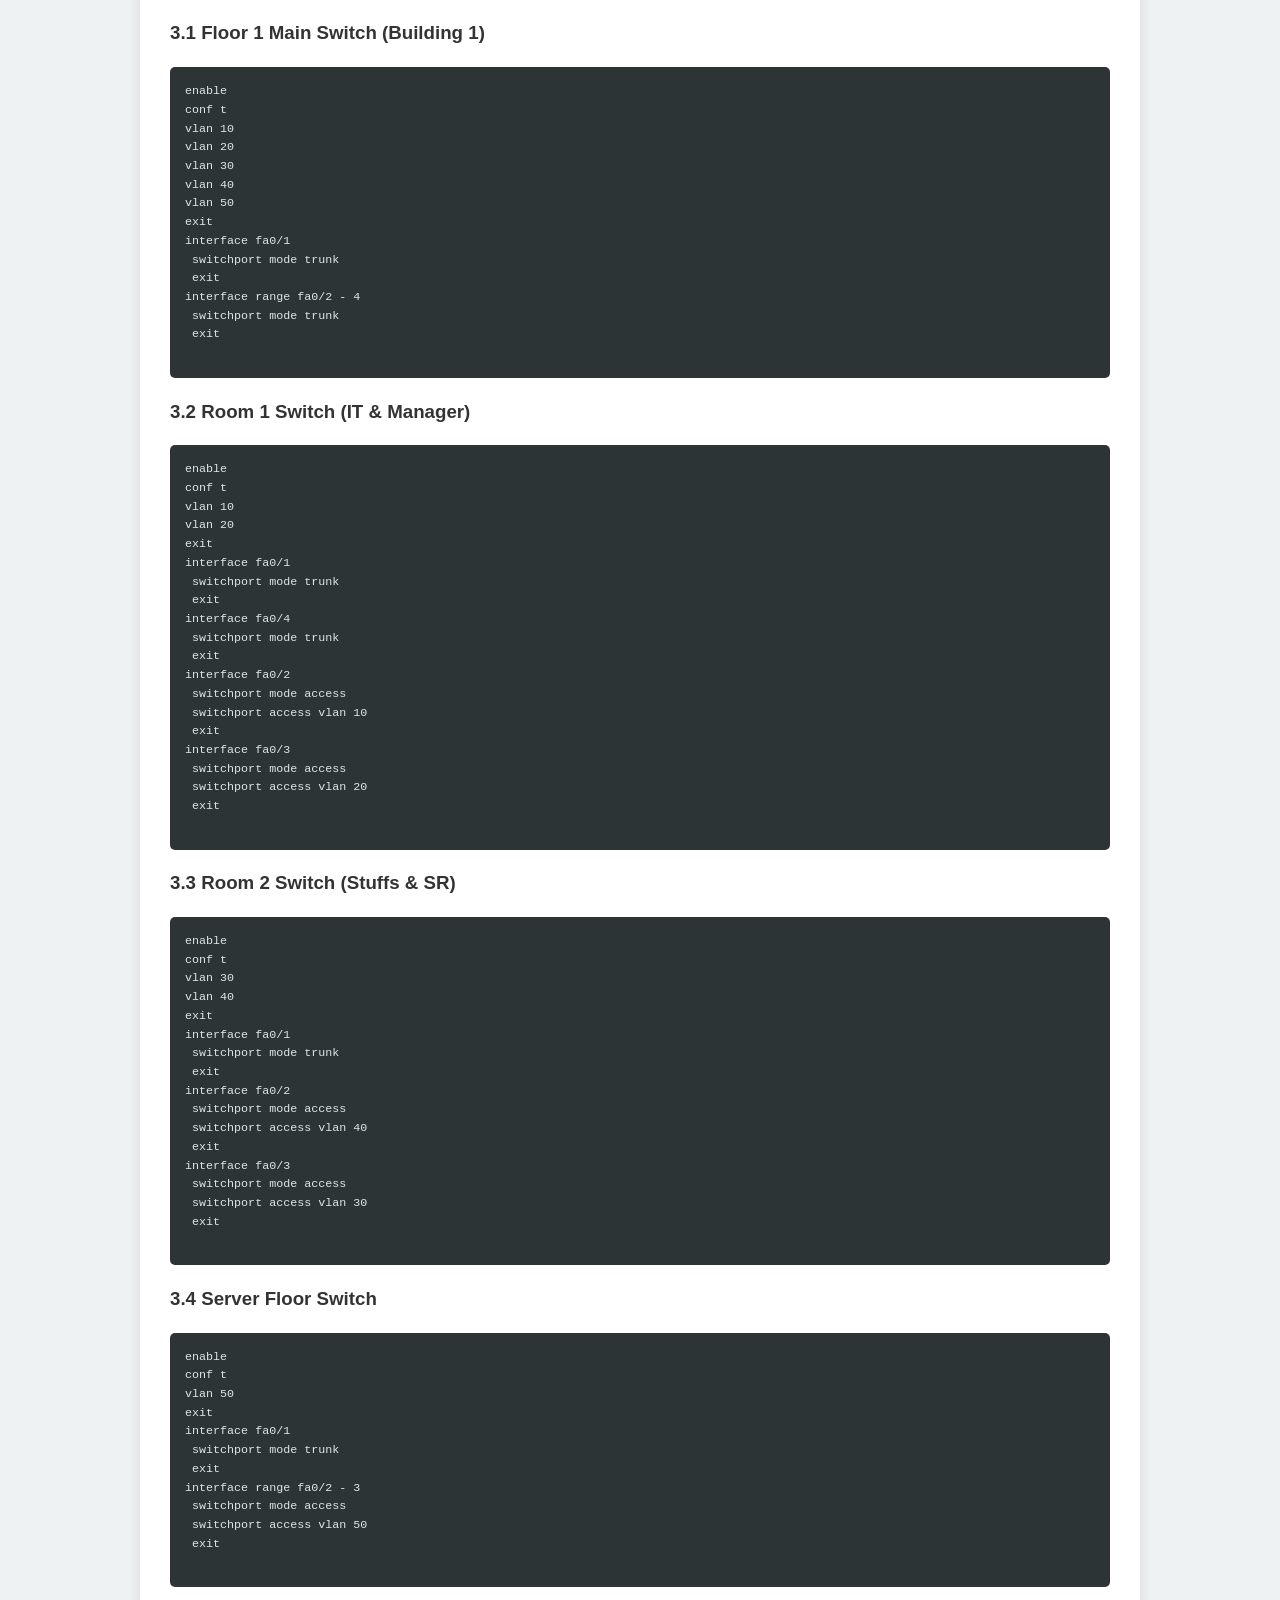
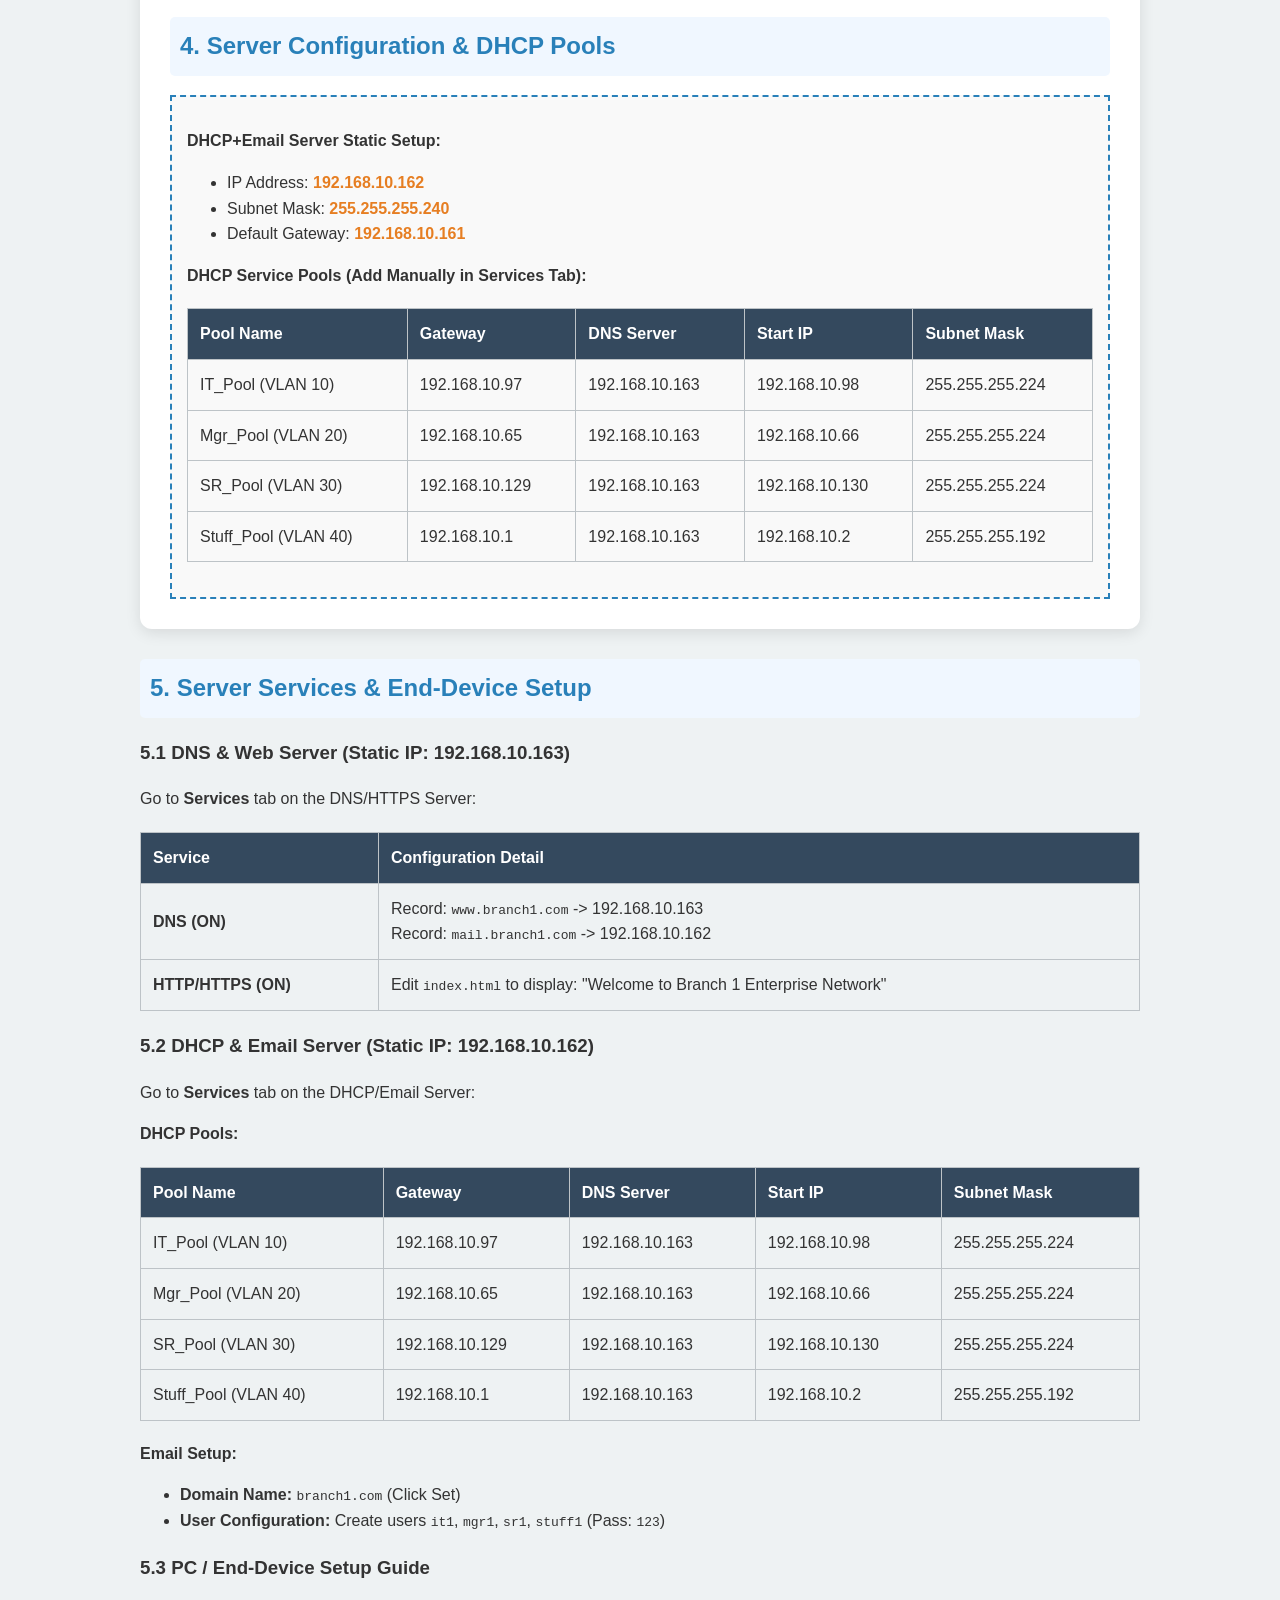
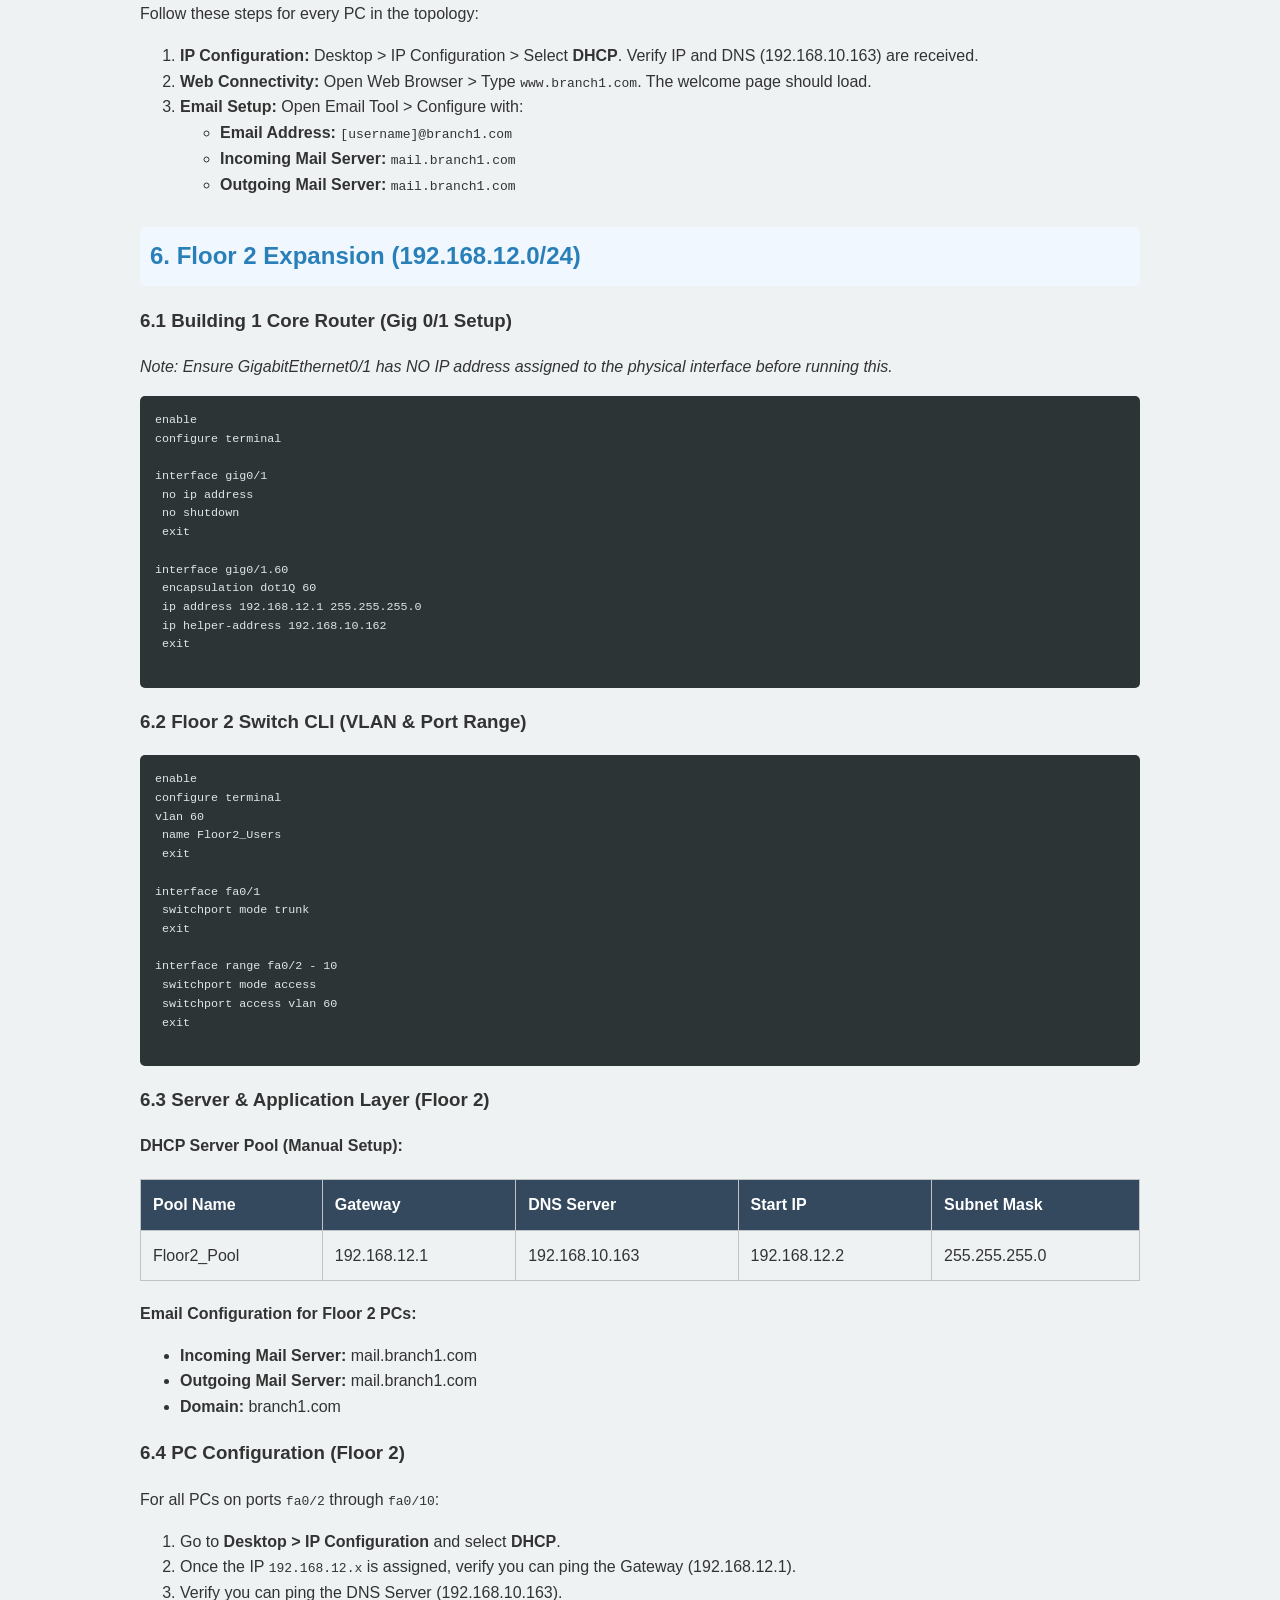
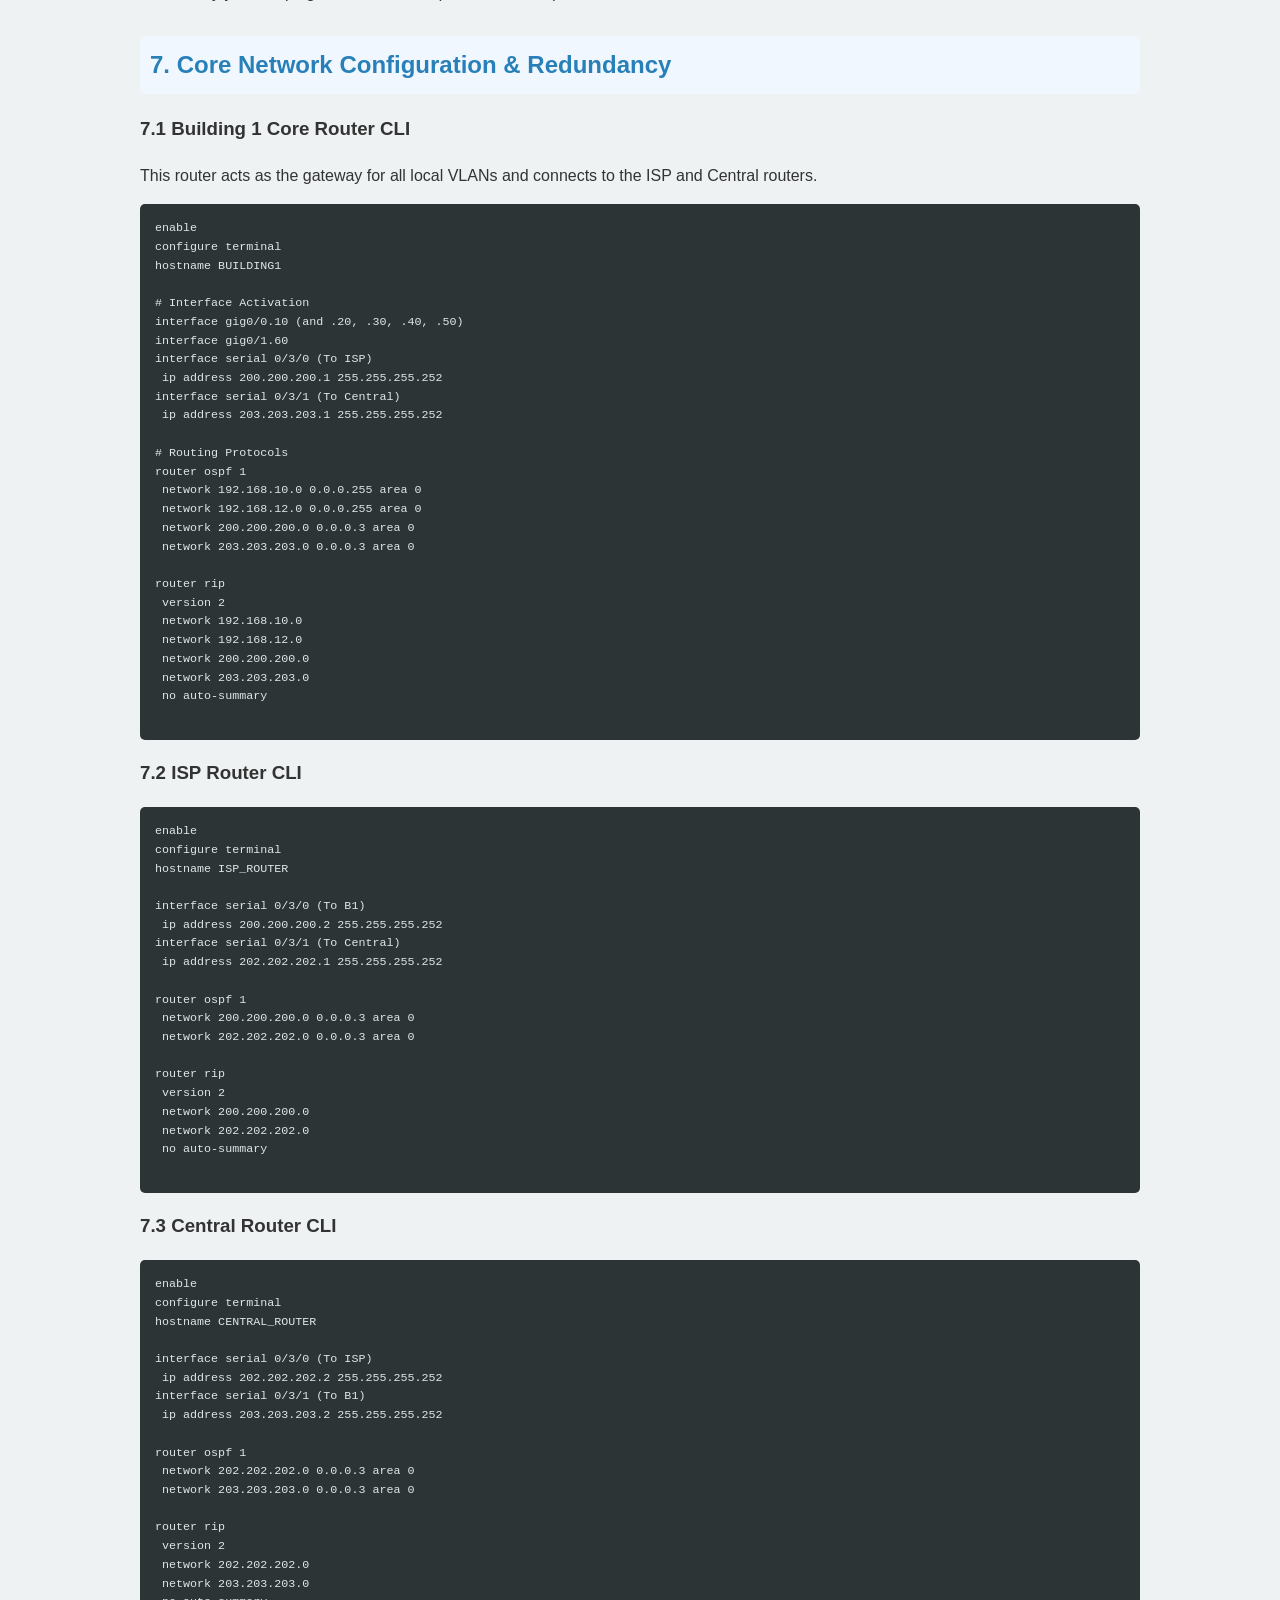
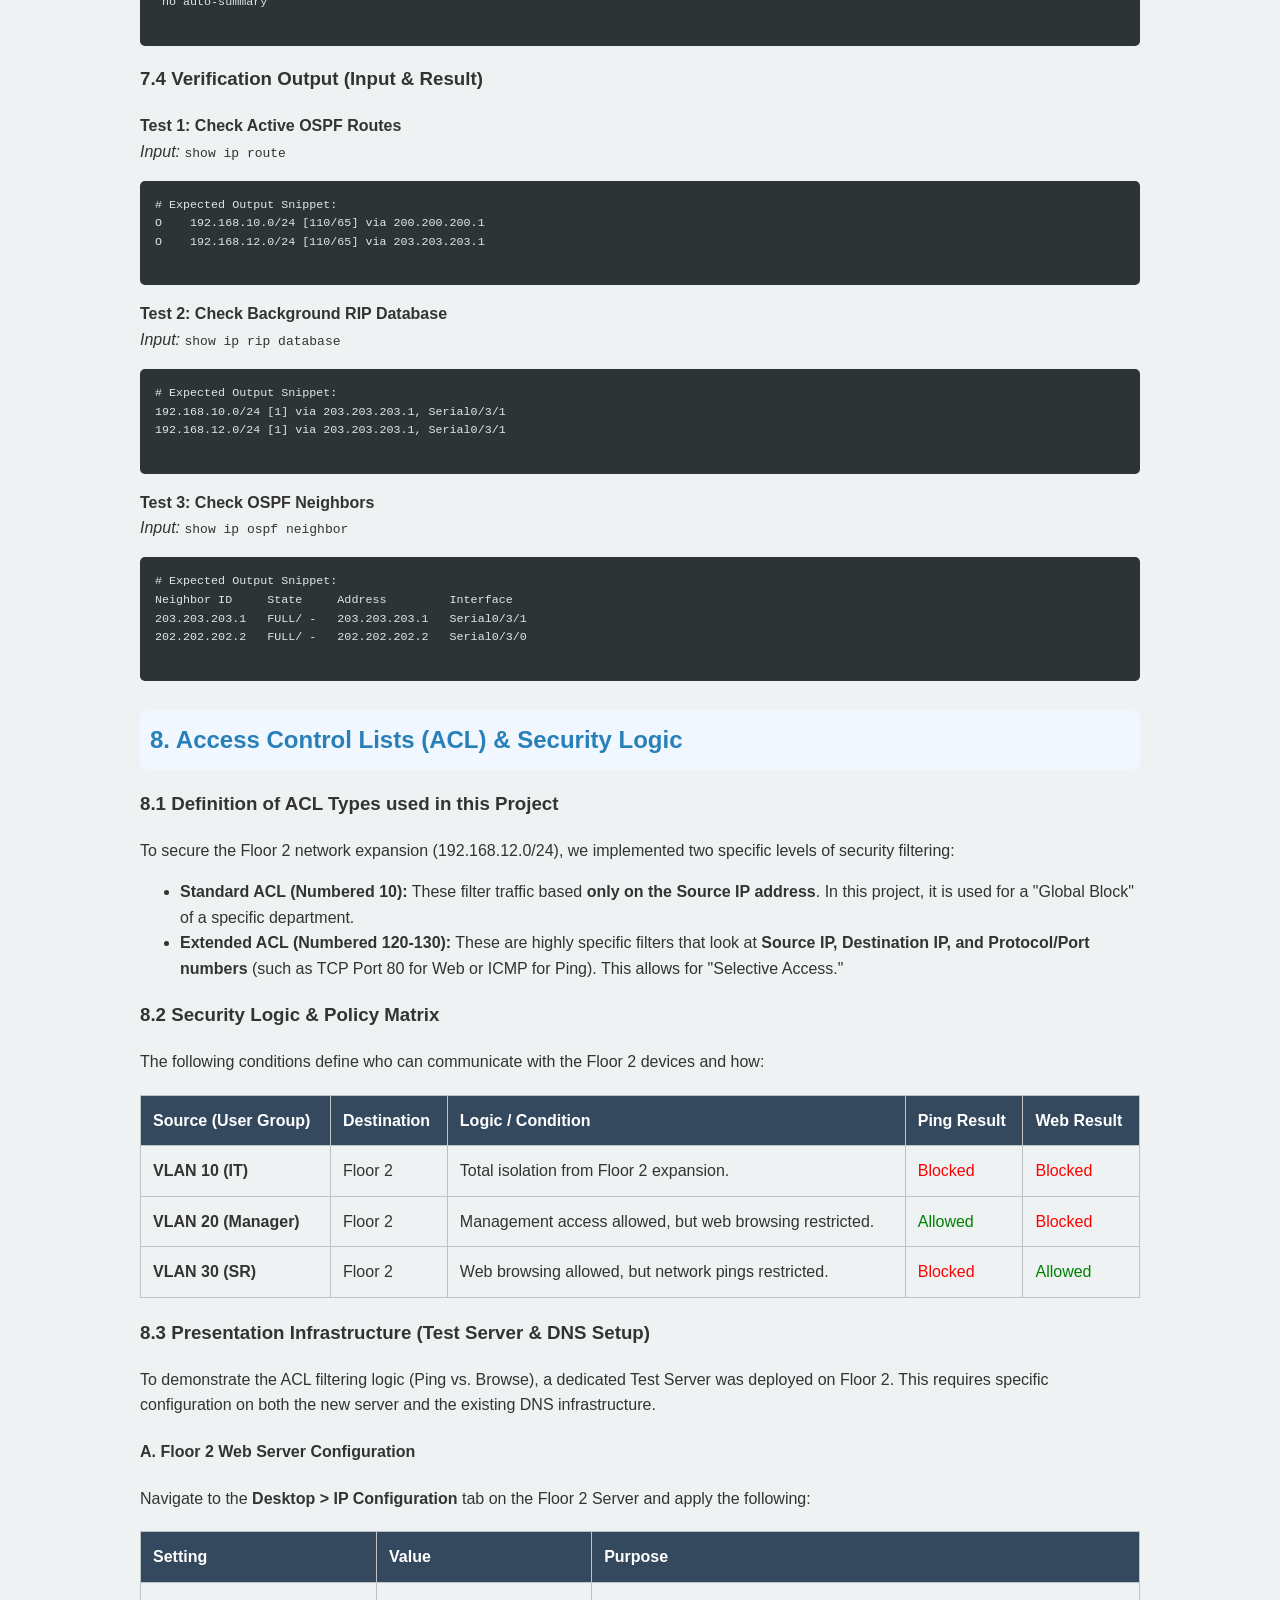
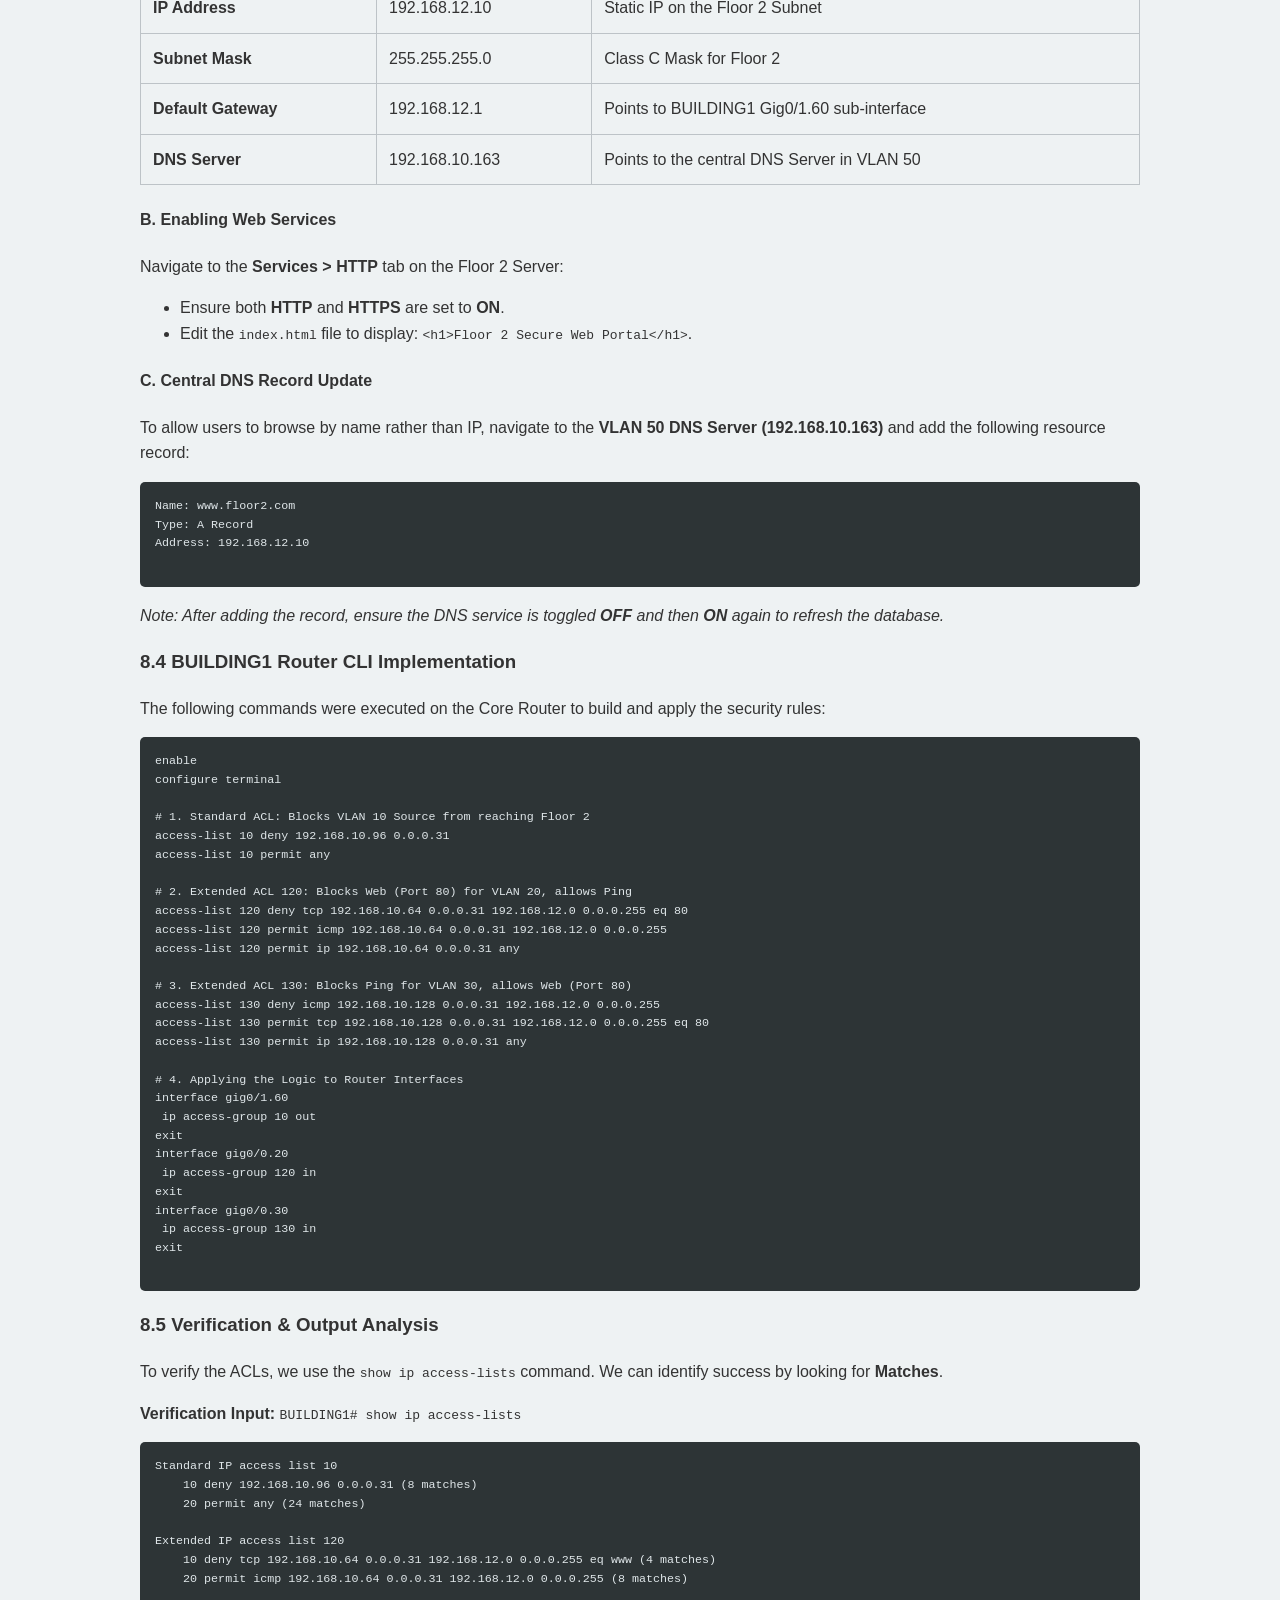
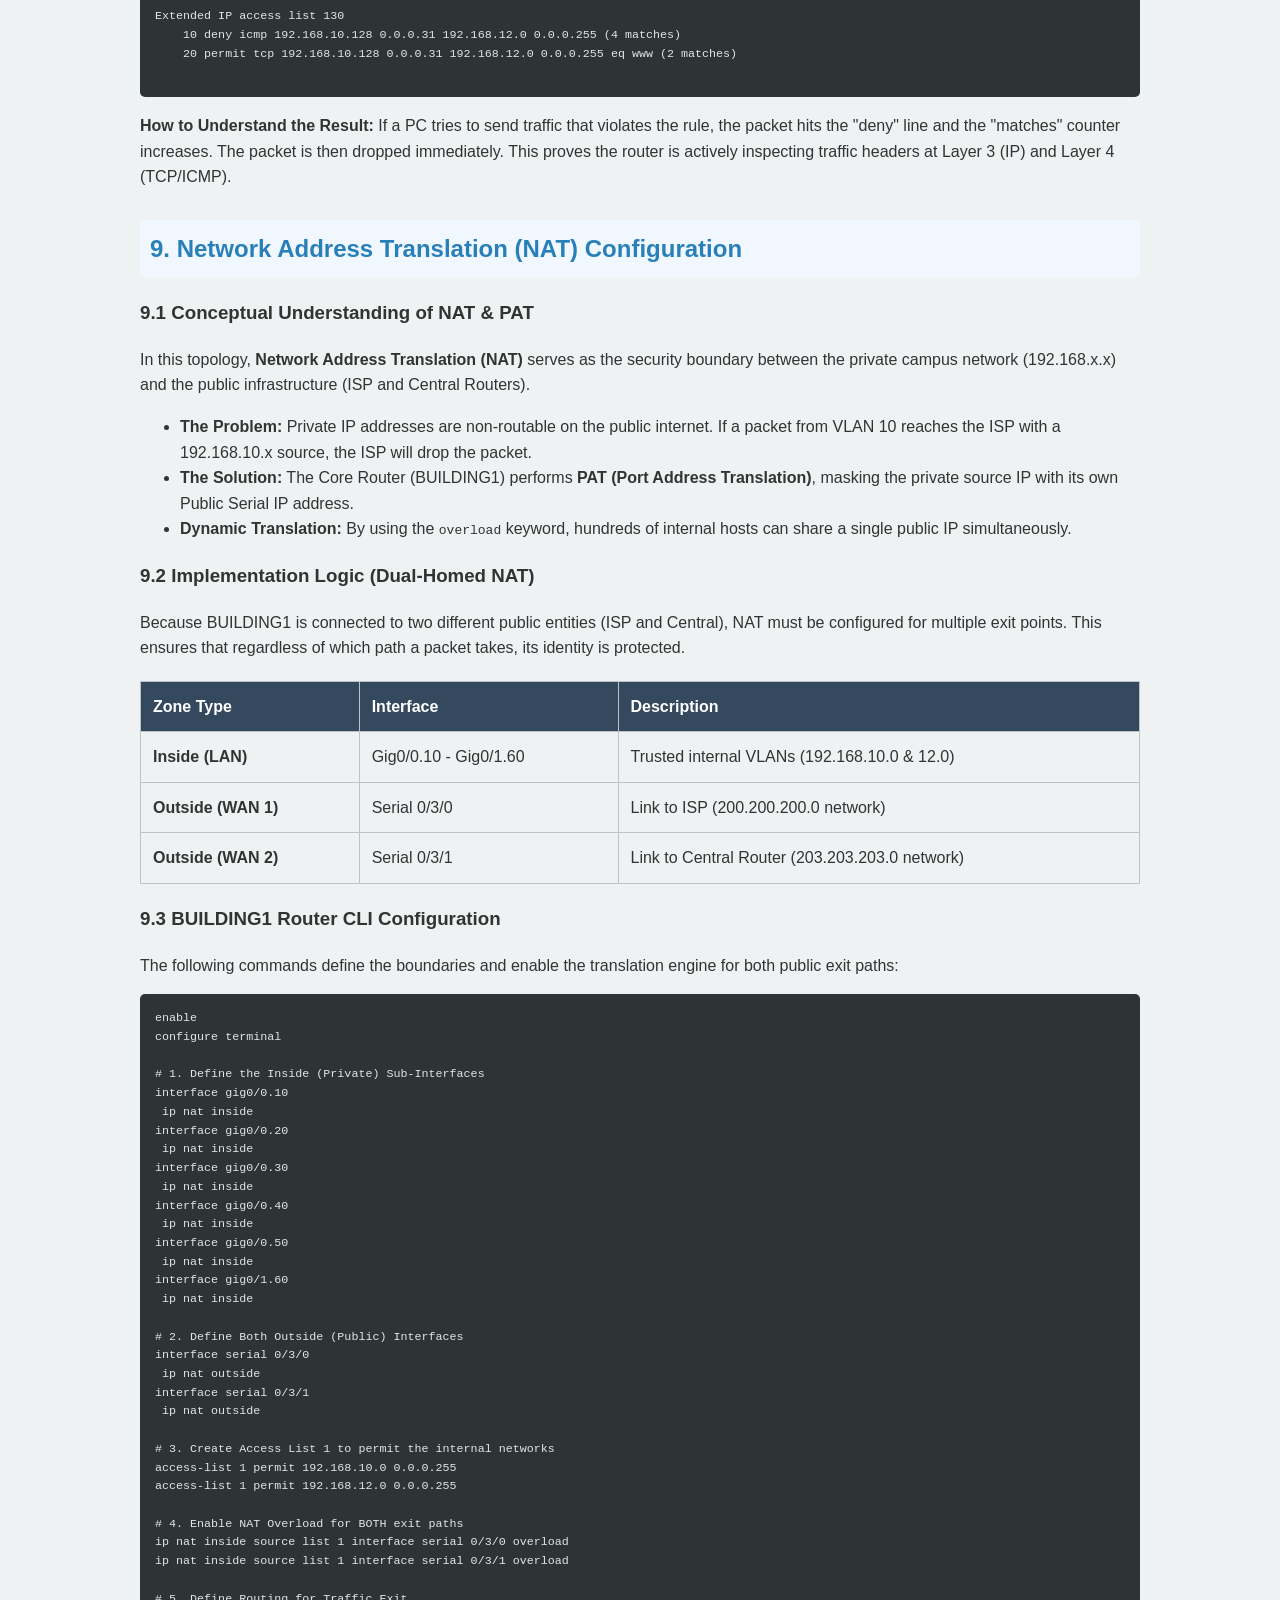
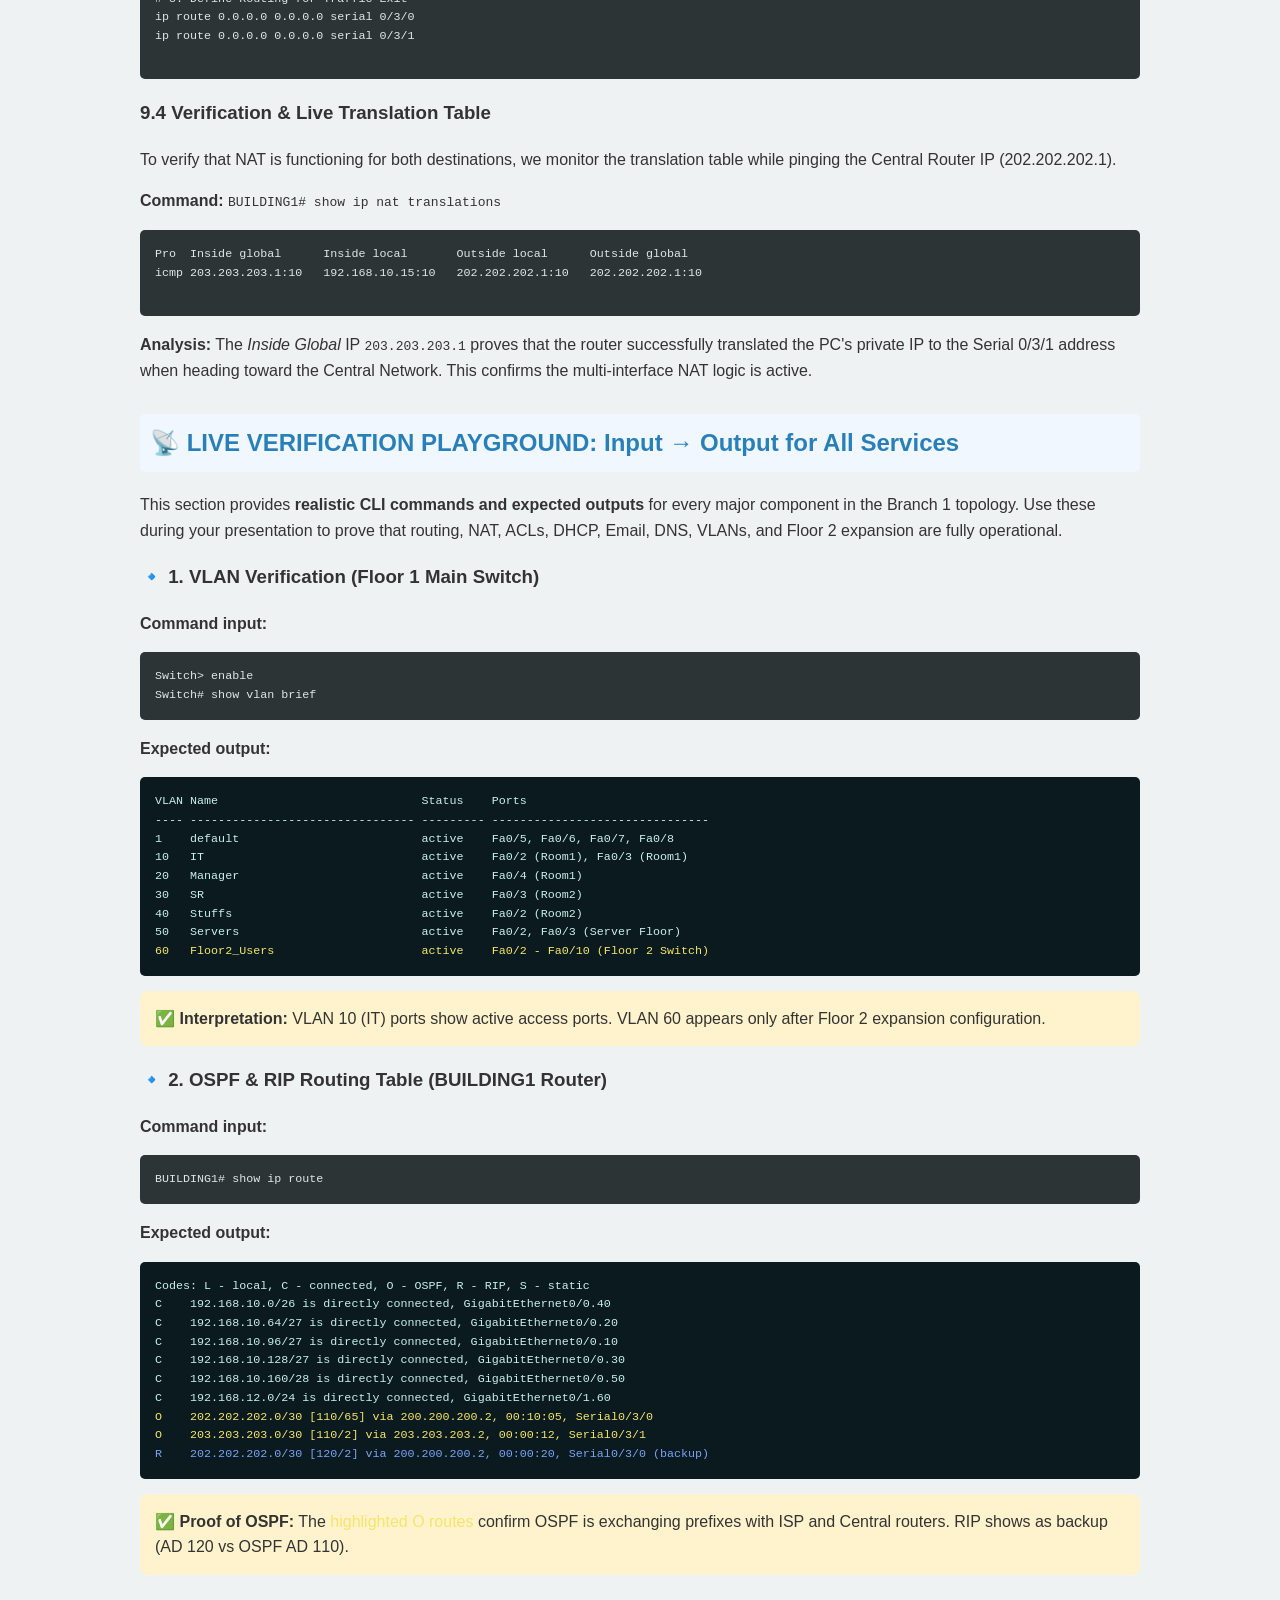
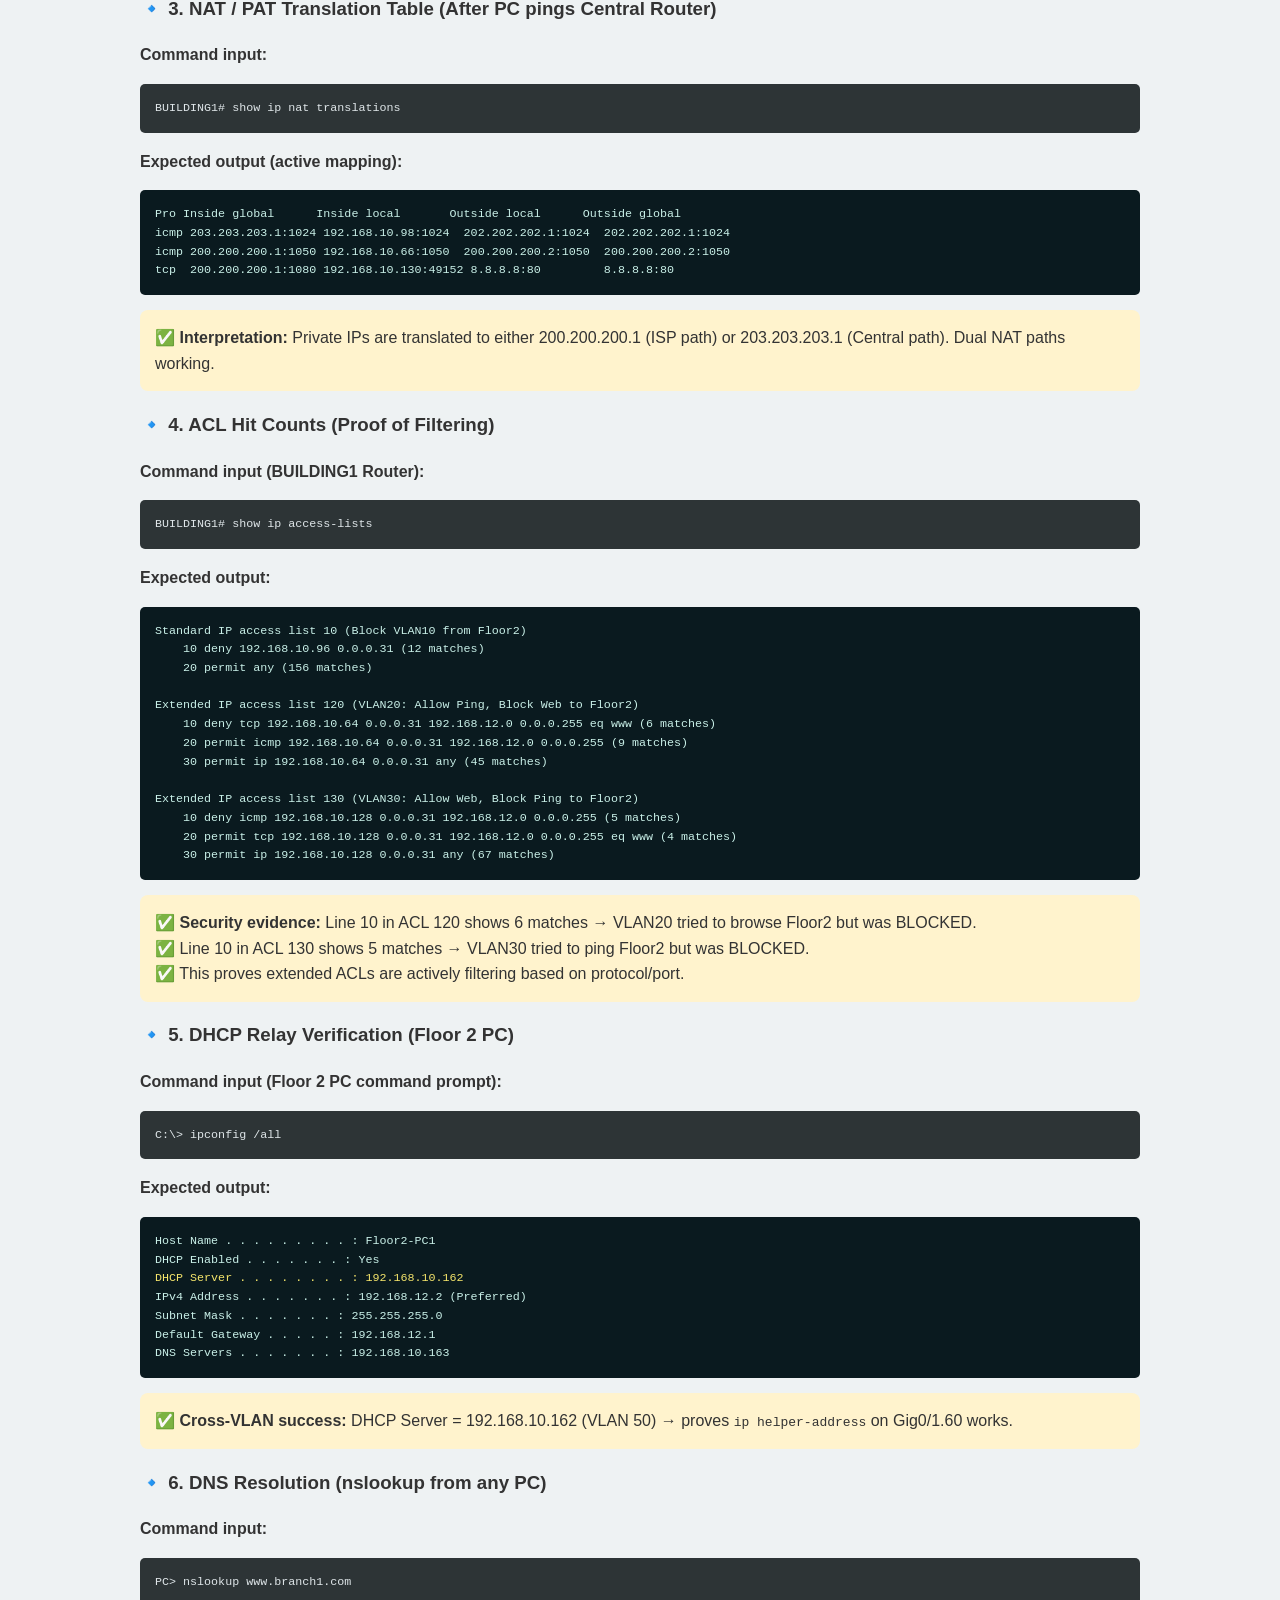
<file: service company.html>
<!DOCTYPE html>
<html lang="en">
<head>
    <meta charset="UTF-8">
    <meta name="viewport" content="width=device-width, initial-scale=1.0">
    <title>Branch 1 Network Documentation - Tahsin</title>
    <style>
        body { font-family: 'Segoe UI', Tahoma, Geneva, Verdana, sans-serif; line-height: 1.6; color: #333; max-width: 1000px; margin: 0 auto; padding: 20px; background-color: #eef2f3; }
        .container { background: white; padding: 30px; border-radius: 12px; box-shadow: 0 4px 15px rgba(0,0,0,0.1); }
        h1 { color: #2c3e50; text-align: center; border-bottom: 3px solid #3498db; padding-bottom: 10px; }
        h2 { color: #2980b9; margin-top: 30px; background: #f0f7ff; padding: 10px; border-radius: 5px; }
        table { width: 100%; border-collapse: collapse; margin: 20px 0; }
        th, td { border: 1px solid #bdc3c7; padding: 12px; text-align: left; }
        th { background-color: #34495e; color: white; }
        pre { background: #2d3436; color: #dfe6e9; padding: 15px; border-radius: 5px; overflow-x: auto; font-size: 0.9em; }
        .highlight { color: #e67e22; font-weight: bold; }
        .server-box { border: 2px dashed #2980b9; padding: 15px; background: #f9f9f9; }
    </style>
</head>
<body>

    <!-- ========== NAVBAR INJECTION ========== -->
<div id="navbar-container"></div>
<script>
    fetch('navbar.html')
        .then(response => response.text())
        .then(data => {
            document.getElementById('navbar-container').innerHTML = data;
            
            // Re-run navbar's initialization after loading
            if (typeof window.initNavbar === 'undefined') {
                // Small delay to ensure DOM is ready
                setTimeout(() => {
                    const navScript = document.querySelector('#navbar-container script');
                    if (navScript) {
                        eval(navScript.textContent);
                    }
                }, 50);
            }
        })
        .catch(error => console.error('Navbar loading error:', error));
</script>
<!-- ========== END NAVBAR ========== -->
<div class="container">
    <h1>Branch 1: Network Configuration Manual</h1>

    <h2>1. VLSM Subnet Planning (192.168.10.0/24)</h2>
    <table>
        <thead>
            <tr>
                <th>VLAN / Group</th>
                <th>Users</th>
                <th>Subnet ID</th>
                <th>Subnet Mask</th>
                <th>Gateway IP</th>
                <th>IP Range</th>
            </tr>
        </thead>
        <tbody>
            <tr>
                <td><strong>VLAN 40 (Stuffs)</strong></td>
                <td>40</td>
                <td>192.168.10.0</td>
                <td>255.255.255.192</td>
                <td>192.168.10.1</td>
                <td>.2 - .62</td>
            </tr>
            <tr>
                <td><strong>VLAN 20 (Manager)</strong></td>
                <td>30</td>
                <td>192.168.10.64</td>
                <td>255.255.255.224</td>
                <td>192.168.10.65</td>
                <td>.66 - .94</td>
            </tr>
            <tr>
                <td><strong>VLAN 10 (IT)</strong></td>
                <td>20</td>
                <td>192.168.10.96</td>
                <td>255.255.255.224</td>
                <td>192.168.10.97</td>
                <td>.98 - .126</td>
            </tr>
            <tr>
                <td><strong>VLAN 30 (SR)</strong></td>
                <td>15</td>
                <td>192.168.10.128</td>
                <td>255.255.255.224</td>
                <td>192.168.10.129</td>
                <td>.130 - .158</td>
            </tr>
            <tr>
                <td><strong>VLAN 50 (Servers)</strong></td>
                <td>10</td>
                <td>192.168.10.160</td>
                <td>255.255.255.240</td>
                <td>192.168.10.161</td>
                <td>.162 - .174</td>
            </tr>
        </tbody>
    </table>

    <h2>2. Core Router CLI (DHCP Relay Agent)</h2>
    <pre>
enable
configure terminal
interface gig0/0
 no shutdown

interface gig0/0.10
 encapsulation dot1Q 10
 ip address 192.168.10.97 255.255.255.224
 ip helper-address 192.168.10.162
 exit

interface gig0/0.20
 encapsulation dot1Q 20
 ip address 192.168.10.65 255.255.255.224
 ip helper-address 192.168.10.162
 exit

interface gig0/0.30
 encapsulation dot1Q 30
 ip address 192.168.10.129 255.255.255.224
 ip helper-address 192.168.10.162
 exit

interface gig0/0.40
 encapsulation dot1Q 40
 ip address 192.168.10.1 255.255.255.192
 ip helper-address 192.168.10.162
 exit

interface gig0/0.50
 encapsulation dot1Q 50
 ip address 192.168.10.161 255.255.255.240
 exit
    </pre>

    <h2>3. Switch Configurations</h2>
    
    <h3>3.1 Floor 1 Main Switch (Building 1)</h3>
    <pre>
enable
conf t
vlan 10
vlan 20
vlan 30
vlan 40
vlan 50
exit
interface fa0/1
 switchport mode trunk
 exit
interface range fa0/2 - 4
 switchport mode trunk
 exit
    </pre>

    <h3>3.2 Room 1 Switch (IT & Manager)</h3>
    <pre>
enable
conf t
vlan 10
vlan 20
exit
interface fa0/1
 switchport mode trunk
 exit
interface fa0/4
 switchport mode trunk
 exit
interface fa0/2
 switchport mode access
 switchport access vlan 10
 exit
interface fa0/3
 switchport mode access
 switchport access vlan 20
 exit
    </pre>

    <h3>3.3 Room 2 Switch (Stuffs & SR)</h3>
    <pre>
enable
conf t
vlan 30
vlan 40
exit
interface fa0/1
 switchport mode trunk
 exit
interface fa0/2
 switchport mode access
 switchport access vlan 40
 exit
interface fa0/3
 switchport mode access
 switchport access vlan 30
 exit
    </pre>

    <h3>3.4 Server Floor Switch</h3>
    <pre>
enable
conf t
vlan 50
exit
interface fa0/1
 switchport mode trunk
 exit
interface range fa0/2 - 3
 switchport mode access
 switchport access vlan 50
 exit
    </pre>

    <h2>4. Server Configuration & DHCP Pools</h2>
    <div class="server-box">
        <p><strong>DHCP+Email Server Static Setup:</strong></p>
        <ul>
            <li>IP Address: <span class="highlight">192.168.10.162</span></li>
            <li>Subnet Mask: <span class="highlight">255.255.255.240</span></li>
            <li>Default Gateway: <span class="highlight">192.168.10.161</span></li>
        </ul>
        <p><strong>DHCP Service Pools (Add Manually in Services Tab):</strong></p>
        <table>
            <tr>
                <th>Pool Name</th>
                <th>Gateway</th>
                <th>DNS Server</th>
                <th>Start IP</th>
                <th>Subnet Mask</th>
            </tr>
            <tr>
                <td>IT_Pool (VLAN 10)</td>
                <td>192.168.10.97</td>
                <td>192.168.10.163</td>
                <td>192.168.10.98</td>
                <td>255.255.255.224</td>
            </tr>
            <tr>
                <td>Mgr_Pool (VLAN 20)</td>
                <td>192.168.10.65</td>
                <td>192.168.10.163</td>
                <td>192.168.10.66</td>
                <td>255.255.255.224</td>
            </tr>
            <tr>
                <td>SR_Pool (VLAN 30)</td>
                <td>192.168.10.129</td>
                <td>192.168.10.163</td>
                <td>192.168.10.130</td>
                <td>255.255.255.224</td>
            </tr>
            <tr>
                <td>Stuff_Pool (VLAN 40)</td>
                <td>192.168.10.1</td>
                <td>192.168.10.163</td>
                <td>192.168.10.2</td>
                <td>255.255.255.192</td>
            </tr>
        </table>
    </div>
</div>

<h2>5. Server Services & End-Device Setup</h2>
    
    <div class="config-box">
        <h3>5.1 DNS & Web Server (Static IP: 192.168.10.163)</h3>
        <p>Go to <strong>Services</strong> tab on the DNS/HTTPS Server:</p>
        <table>
            <tr>
                <th>Service</th>
                <th>Configuration Detail</th>
            </tr>
            <tr>
                <td><strong>DNS (ON)</strong></td>
                <td>
                    Record: <code>www.branch1.com</code> -> 192.168.10.163<br>
                    Record: <code>mail.branch1.com</code> -> 192.168.10.162
                </td>
            </tr>
            <tr>
                <td><strong>HTTP/HTTPS (ON)</strong></td>
                <td>Edit <code>index.html</code> to display: "Welcome to Branch 1 Enterprise Network"</td>
            </tr>
        </table>
    </div>

    <div class="config-box">
        <h3>5.2 DHCP & Email Server (Static IP: 192.168.10.162)</h3>
        <p>Go to <strong>Services</strong> tab on the DHCP/Email Server:</p>
        
        <p><strong>DHCP Pools:</strong></p>
        <table>
            <tr>
                <th>Pool Name</th>
                <th>Gateway</th>
                <th>DNS Server</th>
                <th>Start IP</th>
                <th>Subnet Mask</th>
            </tr>
            <tr>
                <td>IT_Pool (VLAN 10)</td>
                <td>192.168.10.97</td>
                <td>192.168.10.163</td>
                <td>192.168.10.98</td>
                <td>255.255.255.224</td>
            </tr>
            <tr>
                <td>Mgr_Pool (VLAN 20)</td>
                <td>192.168.10.65</td>
                <td>192.168.10.163</td>
                <td>192.168.10.66</td>
                <td>255.255.255.224</td>
            </tr>
            <tr>
                <td>SR_Pool (VLAN 30)</td>
                <td>192.168.10.129</td>
                <td>192.168.10.163</td>
                <td>192.168.10.130</td>
                <td>255.255.255.224</td>
            </tr>
            <tr>
                <td>Stuff_Pool (VLAN 40)</td>
                <td>192.168.10.1</td>
                <td>192.168.10.163</td>
                <td>192.168.10.2</td>
                <td>255.255.255.192</td>
            </tr>
        </table>

        <p><strong>Email Setup:</strong></p>
        <ul>
            <li><strong>Domain Name:</strong> <code>branch1.com</code> (Click Set)</li>
            <li><strong>User Configuration:</strong> Create users <code>it1</code>, <code>mgr1</code>, <code>sr1</code>, <code>stuff1</code> (Pass: <code>123</code>)</li>
        </ul>
    </div>

    <div class="config-box">
        <h3>5.3 PC / End-Device Setup Guide</h3>
        <p>Follow these steps for every PC in the topology:</p>
        <ol>
            <li><strong>IP Configuration:</strong> Desktop > IP Configuration > Select <strong>DHCP</strong>. Verify IP and DNS (192.168.10.163) are received.</li>
            <li><strong>Web Connectivity:</strong> Open Web Browser > Type <code>www.branch1.com</code>. The welcome page should load.</li>
            <li><strong>Email Setup:</strong> Open Email Tool > Configure with:
                <ul>
                    <li><strong>Email Address:</strong> <code>[username]@branch1.com</code></li>
                    <li><strong>Incoming Mail Server:</strong> <code>mail.branch1.com</code></li>
                    <li><strong>Outgoing Mail Server:</strong> <code>mail.branch1.com</code></li>
                </ul>
            </li>
        </ol>
    </div>
    <h2>6. Floor 2 Expansion (192.168.12.0/24)</h2>
    
    <div class="config-box">
        <h3>6.1 Building 1 Core Router (Gig 0/1 Setup)</h3>
        <p><em>Note: Ensure GigabitEthernet0/1 has NO IP address assigned to the physical interface before running this.</em></p>
        <pre>
enable
configure terminal

interface gig0/1
 no ip address
 no shutdown
 exit

interface gig0/1.60
 encapsulation dot1Q 60
 ip address 192.168.12.1 255.255.255.0
 ip helper-address 192.168.10.162
 exit
        </pre>
    </div>

    <div class="config-box">
        <h3>6.2 Floor 2 Switch CLI (VLAN & Port Range)</h3>
        <pre>
enable
configure terminal
vlan 60
 name Floor2_Users
 exit

interface fa0/1
 switchport mode trunk
 exit

interface range fa0/2 - 10
 switchport mode access
 switchport access vlan 60
 exit
        </pre>
    </div>

    <div class="config-box">
        <h3>6.3 Server & Application Layer (Floor 2)</h3>
        <p><strong>DHCP Server Pool (Manual Setup):</strong></p>
        <table>
            <tr>
                <th>Pool Name</th>
                <th>Gateway</th>
                <th>DNS Server</th>
                <th>Start IP</th>
                <th>Subnet Mask</th>
            </tr>
            <tr>
                <td>Floor2_Pool</td>
                <td>192.168.12.1</td>
                <td>192.168.10.163</td>
                <td>192.168.12.2</td>
                <td>255.255.255.0</td>
            </tr>
        </table>

        <p><strong>Email Configuration for Floor 2 PCs:</strong></p>
        <ul>
            <li><strong>Incoming Mail Server:</strong> mail.branch1.com</li>
            <li><strong>Outgoing Mail Server:</strong> mail.branch1.com</li>
            <li><strong>Domain:</strong> branch1.com</li>
        </ul>
    </div>

    <div class="config-box">
        <h3>6.4 PC Configuration (Floor 2)</h3>
        <p>For all PCs on ports <code>fa0/2</code> through <code>fa0/10</code>:</p>
        <ol>
            <li>Go to <strong>Desktop > IP Configuration</strong> and select <strong>DHCP</strong>.</li>
            <li>Once the IP <code>192.168.12.x</code> is assigned, verify you can ping the Gateway (192.168.12.1).</li>
            <li>Verify you can ping the DNS Server (192.168.10.163).</li>
        </ol>
    </div>

    <h2>7. Core Network Configuration & Redundancy</h2>

    <div class="config-box">
        <h3>7.1 Building 1 Core Router CLI</h3>
        <p>This router acts as the gateway for all local VLANs and connects to the ISP and Central routers.</p>
        <pre>
enable
configure terminal
hostname BUILDING1

# Interface Activation
interface gig0/0.10 (and .20, .30, .40, .50)
interface gig0/1.60
interface serial 0/3/0 (To ISP)
 ip address 200.200.200.1 255.255.255.252
interface serial 0/3/1 (To Central)
 ip address 203.203.203.1 255.255.255.252

# Routing Protocols
router ospf 1
 network 192.168.10.0 0.0.0.255 area 0
 network 192.168.12.0 0.0.0.255 area 0
 network 200.200.200.0 0.0.0.3 area 0
 network 203.203.203.0 0.0.0.3 area 0

router rip
 version 2
 network 192.168.10.0
 network 192.168.12.0
 network 200.200.200.0
 network 203.203.203.0
 no auto-summary
        </pre>
    </div>

    <div class="config-box">
        <h3>7.2 ISP Router CLI</h3>
        <pre>
enable
configure terminal
hostname ISP_ROUTER

interface serial 0/3/0 (To B1)
 ip address 200.200.200.2 255.255.255.252
interface serial 0/3/1 (To Central)
 ip address 202.202.202.1 255.255.255.252

router ospf 1
 network 200.200.200.0 0.0.0.3 area 0
 network 202.202.202.0 0.0.0.3 area 0

router rip
 version 2
 network 200.200.200.0
 network 202.202.202.0
 no auto-summary
        </pre>
    </div>

    <div class="config-box">
        <h3>7.3 Central Router CLI</h3>
        <pre>
enable
configure terminal
hostname CENTRAL_ROUTER

interface serial 0/3/0 (To ISP)
 ip address 202.202.202.2 255.255.255.252
interface serial 0/3/1 (To B1)
 ip address 203.203.203.2 255.255.255.252

router ospf 1
 network 202.202.202.0 0.0.0.3 area 0
 network 203.203.203.0 0.0.0.3 area 0

router rip
 version 2
 network 202.202.202.0
 network 203.203.203.0
 no auto-summary
        </pre>
    </div>

    <div class="config-box">
        <h3>7.4 Verification Output (Input & Result)</h3>
        <p><strong>Test 1: Check Active OSPF Routes</strong><br>
        <em>Input:</em> <code>show ip route</code></p>
        <pre>
# Expected Output Snippet:
O    192.168.10.0/24 [110/65] via 200.200.200.1
O    192.168.12.0/24 [110/65] via 203.203.203.1
        </pre>
        <p><strong>Test 2: Check Background RIP Database</strong><br>
        <em>Input:</em> <code>show ip rip database</code></p>
        <pre>
# Expected Output Snippet:
192.168.10.0/24 [1] via 203.203.203.1, Serial0/3/1
192.168.12.0/24 [1] via 203.203.203.1, Serial0/3/1
        </pre>
        <p><strong>Test 3: Check OSPF Neighbors</strong><br>
        <em>Input:</em> <code>show ip ospf neighbor</code></p>
        <pre>
# Expected Output Snippet:
Neighbor ID     State     Address         Interface
203.203.203.1   FULL/ -   203.203.203.1   Serial0/3/1
202.202.202.2   FULL/ -   202.202.202.2   Serial0/3/0
        </pre>
    </div>

    <h2>8. Access Control Lists (ACL) & Security Logic</h2>

    <div class="config-box">
        <h3>8.1 Definition of ACL Types used in this Project</h3>
        <p>To secure the Floor 2 network expansion (192.168.12.0/24), we implemented two specific levels of security filtering:</p>
        <ul>
            <li><strong>Standard ACL (Numbered 10):</strong> These filter traffic based <strong>only on the Source IP address</strong>. In this project, it is used for a "Global Block" of a specific department.</li>
            <li><strong>Extended ACL (Numbered 120-130):</strong> These are highly specific filters that look at <strong>Source IP, Destination IP, and Protocol/Port numbers</strong> (such as TCP Port 80 for Web or ICMP for Ping). This allows for "Selective Access."</li>
        </ul>
    </div>

    <div class="config-box">
        <h3>8.2 Security Logic & Policy Matrix</h3>
        <p>The following conditions define who can communicate with the Floor 2 devices and how:</p>
        <table>
            <tr>
                <th>Source (User Group)</th>
                <th>Destination</th>
                <th>Logic / Condition</th>
                <th>Ping Result</th>
                <th>Web Result</th>
            </tr>
            <tr>
                <td><strong>VLAN 10 (IT)</strong></td>
                <td>Floor 2</td>
                <td>Total isolation from Floor 2 expansion.</td>
                <td><span style="color:red">Blocked</span></td>
                <td><span style="color:red">Blocked</span></td>
            </tr>
            <tr>
                <td><strong>VLAN 20 (Manager)</strong></td>
                <td>Floor 2</td>
                <td>Management access allowed, but web browsing restricted.</td>
                <td><span style="color:green">Allowed</span></td>
                <td><span style="color:red">Blocked</span></td>
            </tr>
            <tr>
                <td><strong>VLAN 30 (SR)</strong></td>
                <td>Floor 2</td>
                <td>Web browsing allowed, but network pings restricted.</td>
                <td><span style="color:red">Blocked</span></td>
                <td><span style="color:green">Allowed</span></td>
            </tr>
        </table>
    </div>

    <div class="config-box">
        <h3>8.3 Presentation Infrastructure (Test Server & DNS Setup)</h3>
        <p>To demonstrate the ACL filtering logic (Ping vs. Browse), a dedicated Test Server was deployed on Floor 2. This requires specific configuration on both the new server and the existing DNS infrastructure.</p>
        
        <h4>A. Floor 2 Web Server Configuration</h4>
        <p>Navigate to the <strong>Desktop > IP Configuration</strong> tab on the Floor 2 Server and apply the following:</p>
        <table>
            <tr>
                <th>Setting</th>
                <th>Value</th>
                <th>Purpose</th>
            </tr>
            <tr>
                <td><strong>IP Address</strong></td>
                <td>192.168.12.10</td>
                <td>Static IP on the Floor 2 Subnet</td>
            </tr>
            <tr>
                <td><strong>Subnet Mask</strong></td>
                <td>255.255.255.0</td>
                <td>Class C Mask for Floor 2</td>
            </tr>
            <tr>
                <td><strong>Default Gateway</strong></td>
                <td>192.168.12.1</td>
                <td>Points to BUILDING1 Gig0/1.60 sub-interface</td>
            </tr>
            <tr>
                <td><strong>DNS Server</strong></td>
                <td>192.168.10.163</td>
                <td>Points to the central DNS Server in VLAN 50</td>
            </tr>
        </table>

        <h4>B. Enabling Web Services</h4>
        <p>Navigate to the <strong>Services > HTTP</strong> tab on the Floor 2 Server:</p>
        <ul>
            <li>Ensure both <strong>HTTP</strong> and <strong>HTTPS</strong> are set to <strong>ON</strong>.</li>
            <li>Edit the <code>index.html</code> file to display: <code>&lt;h1&gt;Floor 2 Secure Web Portal&lt;/h1&gt;</code>.</li>
        </ul>

        <h4>C. Central DNS Record Update</h4>
        <p>To allow users to browse by name rather than IP, navigate to the <strong>VLAN 50 DNS Server (192.168.10.163)</strong> and add the following resource record:</p>
        <pre>
Name: www.floor2.com
Type: A Record
Address: 192.168.12.10
        </pre>
        <p><em>Note: After adding the record, ensure the DNS service is toggled <strong>OFF</strong> and then <strong>ON</strong> again to refresh the database.</em></p>
    </div>

    <div class="config-box">
        <h3>8.4 BUILDING1 Router CLI Implementation</h3>
        <p>The following commands were executed on the Core Router to build and apply the security rules:</p>
        <pre>
enable
configure terminal

# 1. Standard ACL: Blocks VLAN 10 Source from reaching Floor 2
access-list 10 deny 192.168.10.96 0.0.0.31
access-list 10 permit any

# 2. Extended ACL 120: Blocks Web (Port 80) for VLAN 20, allows Ping
access-list 120 deny tcp 192.168.10.64 0.0.0.31 192.168.12.0 0.0.0.255 eq 80
access-list 120 permit icmp 192.168.10.64 0.0.0.31 192.168.12.0 0.0.0.255
access-list 120 permit ip 192.168.10.64 0.0.0.31 any

# 3. Extended ACL 130: Blocks Ping for VLAN 30, allows Web (Port 80)
access-list 130 deny icmp 192.168.10.128 0.0.0.31 192.168.12.0 0.0.0.255
access-list 130 permit tcp 192.168.10.128 0.0.0.31 192.168.12.0 0.0.0.255 eq 80
access-list 130 permit ip 192.168.10.128 0.0.0.31 any

# 4. Applying the Logic to Router Interfaces
interface gig0/1.60
 ip access-group 10 out
exit
interface gig0/0.20
 ip access-group 120 in
exit
interface gig0/0.30
 ip access-group 130 in
exit
        </pre>
    </div>

    <div class="config-box">
        <h3>8.5 Verification & Output Analysis</h3>
        <p>To verify the ACLs, we use the <code>show ip access-lists</code> command. We can identify success by looking for <strong>Matches</strong>.</p>
        <p><strong>Verification Input:</strong> <code>BUILDING1# show ip access-lists</code></p>
        <pre>
Standard IP access list 10
    10 deny 192.168.10.96 0.0.0.31 (8 matches)
    20 permit any (24 matches)

Extended IP access list 120
    10 deny tcp 192.168.10.64 0.0.0.31 192.168.12.0 0.0.0.255 eq www (4 matches)
    20 permit icmp 192.168.10.64 0.0.0.31 192.168.12.0 0.0.0.255 (8 matches)

Extended IP access list 130
    10 deny icmp 192.168.10.128 0.0.0.31 192.168.12.0 0.0.0.255 (4 matches)
    20 permit tcp 192.168.10.128 0.0.0.31 192.168.12.0 0.0.0.255 eq www (2 matches)
        </pre>
        <p><strong>How to Understand the Result:</strong> If a PC tries to send traffic that violates the rule, the packet hits the "deny" line and the "matches" counter increases. The packet is then dropped immediately. This proves the router is actively inspecting traffic headers at Layer 3 (IP) and Layer 4 (TCP/ICMP).</p>
    </div>

    <h2 id="nat-section">9. Network Address Translation (NAT) Configuration</h2>

    <div class="config-box">
        <h3>9.1 Conceptual Understanding of NAT & PAT</h3>
        <p>In this topology, <strong>Network Address Translation (NAT)</strong> serves as the security boundary between the private campus network (192.168.x.x) and the public infrastructure (ISP and Central Routers). </p>
        <ul>
            <li><strong>The Problem:</strong> Private IP addresses are non-routable on the public internet. If a packet from VLAN 10 reaches the ISP with a 192.168.10.x source, the ISP will drop the packet.</li>
            <li><strong>The Solution:</strong> The Core Router (BUILDING1) performs <strong>PAT (Port Address Translation)</strong>, masking the private source IP with its own Public Serial IP address.</li>
            <li><strong>Dynamic Translation:</strong> By using the <code>overload</code> keyword, hundreds of internal hosts can share a single public IP simultaneously.</li>
        </ul>
    </div>

    <div class="config-box">
        <h3>9.2 Implementation Logic (Dual-Homed NAT)</h3>
        <p>Because BUILDING1 is connected to two different public entities (ISP and Central), NAT must be configured for multiple exit points. This ensures that regardless of which path a packet takes, its identity is protected.</p>
        <table>
            <tr>
                <th>Zone Type</th>
                <th>Interface</th>
                <th>Description</th>
            </tr>
            <tr>
                <td><strong>Inside (LAN)</strong></td>
                <td>Gig0/0.10 - Gig0/1.60</td>
                <td>Trusted internal VLANs (192.168.10.0 & 12.0)</td>
            </tr>
            <tr>
                <td><strong>Outside (WAN 1)</strong></td>
                <td>Serial 0/3/0</td>
                <td>Link to ISP (200.200.200.0 network)</td>
            </tr>
            <tr>
                <td><strong>Outside (WAN 2)</strong></td>
                <td>Serial 0/3/1</td>
                <td>Link to Central Router (203.203.203.0 network)</td>
            </tr>
        </table>
    </div>

    <div class="config-box">
        <h3>9.3 BUILDING1 Router CLI Configuration</h3>
        <p>The following commands define the boundaries and enable the translation engine for both public exit paths:</p>
        <pre>
enable
configure terminal

# 1. Define the Inside (Private) Sub-Interfaces
interface gig0/0.10
 ip nat inside
interface gig0/0.20
 ip nat inside
interface gig0/0.30
 ip nat inside
interface gig0/0.40
 ip nat inside
interface gig0/0.50
 ip nat inside
interface gig0/1.60
 ip nat inside

# 2. Define Both Outside (Public) Interfaces
interface serial 0/3/0
 ip nat outside
interface serial 0/3/1
 ip nat outside

# 3. Create Access List 1 to permit the internal networks
access-list 1 permit 192.168.10.0 0.0.0.255
access-list 1 permit 192.168.12.0 0.0.0.255

# 4. Enable NAT Overload for BOTH exit paths
ip nat inside source list 1 interface serial 0/3/0 overload
ip nat inside source list 1 interface serial 0/3/1 overload

# 5. Define Routing for Traffic Exit
ip route 0.0.0.0 0.0.0.0 serial 0/3/0
ip route 0.0.0.0 0.0.0.0 serial 0/3/1
        </pre>
    </div>

    <div class="config-box">
        <h3>9.4 Verification & Live Translation Table</h3>
        <p>To verify that NAT is functioning for both destinations, we monitor the translation table while pinging the Central Router IP (202.202.202.1).</p>
        
        <p><strong>Command:</strong> <code>BUILDING1# show ip nat translations</code></p>
        <pre>
Pro  Inside global      Inside local       Outside local      Outside global
icmp 203.203.203.1:10   192.168.10.15:10   202.202.202.1:10   202.202.202.1:10
        </pre>
        <p><strong>Analysis:</strong> The <em>Inside Global</em> IP <code>203.203.203.1</code> proves that the router successfully translated the PC's private IP to the Serial 0/3/1 address when heading toward the Central Network. This confirms the multi-interface NAT logic is active.</p>
    </div>














<div class="config-box">
    <h2>📡 LIVE VERIFICATION PLAYGROUND: Input → Output for All Services</h2>
    <p>This section provides <strong>realistic CLI commands and expected outputs</strong> for every major component in the Branch 1 topology. Use these during your presentation to prove that routing, NAT, ACLs, DHCP, Email, DNS, VLANs, and Floor 2 expansion are fully operational.</p>

    <!-- ======================= 1. VLAN VERIFICATION ======================= -->
    <h3>🔹 1. VLAN Verification (Floor 1 Main Switch)</h3>
    <p><strong>Command input:</strong></p>
    <pre>Switch> enable
Switch# show vlan brief</pre>
    <p><strong>Expected output:</strong></p>
    <pre style="background:#0a1a1f; color:#c9f0e8;">
VLAN Name                             Status    Ports
---- -------------------------------- --------- -------------------------------
1    default                          active    Fa0/5, Fa0/6, Fa0/7, Fa0/8
10   IT                               active    Fa0/2 (Room1), Fa0/3 (Room1)
20   Manager                          active    Fa0/4 (Room1)
30   SR                               active    Fa0/3 (Room2)
40   Stuffs                           active    Fa0/2 (Room2)
50   Servers                          active    Fa0/2, Fa0/3 (Server Floor)
<span style="color:#f5e56b;">60   Floor2_Users                     active    Fa0/2 - Fa0/10 (Floor 2 Switch)</span></pre>
    <div class="note" style="background:#fff3cd; padding:15px; margin:15px 0; border-radius:8px;">
        ✅ <strong>Interpretation:</strong> VLAN 10 (IT) ports show active access ports. VLAN 60 appears only after Floor 2 expansion configuration.
    </div>

    <!-- ======================= 2. OSPF + ROUTING TABLE ======================= -->
    <h3>🔹 2. OSPF & RIP Routing Table (BUILDING1 Router)</h3>
    <p><strong>Command input:</strong></p>
    <pre>BUILDING1# show ip route</pre>
    <p><strong>Expected output:</strong></p>
    <pre style="background:#0a1a1f; color:#c9f0e8;">
Codes: L - local, C - connected, O - OSPF, R - RIP, S - static
C    192.168.10.0/26 is directly connected, GigabitEthernet0/0.40
C    192.168.10.64/27 is directly connected, GigabitEthernet0/0.20
C    192.168.10.96/27 is directly connected, GigabitEthernet0/0.10
C    192.168.10.128/27 is directly connected, GigabitEthernet0/0.30
C    192.168.10.160/28 is directly connected, GigabitEthernet0/0.50
C    192.168.12.0/24 is directly connected, GigabitEthernet0/1.60
<span style="color:#f5e56b;">O    202.202.202.0/30 [110/65] via 200.200.200.2, 00:10:05, Serial0/3/0</span>
<span style="color:#f5e56b;">O    203.203.203.0/30 [110/2] via 203.203.203.2, 00:00:12, Serial0/3/1</span>
<span style="color:#7aa2f7;">R    202.202.202.0/30 [120/2] via 200.200.200.2, 00:00:20, Serial0/3/0 (backup)</span></pre>
    <div class="note" style="background:#fff3cd; padding:15px; margin:15px 0; border-radius:8px;">
        ✅ <strong>Proof of OSPF:</strong> The <span style="color:#f5e56b;">highlighted O routes</span> confirm OSPF is exchanging prefixes with ISP and Central routers. RIP shows as backup (AD 120 vs OSPF AD 110).
    </div>

    <!-- ======================= 3. NAT TRANSLATIONS ======================= -->
    <h3>🔹 3. NAT / PAT Translation Table (After PC pings Central Router)</h3>
    <p><strong>Command input:</strong></p>
    <pre>BUILDING1# show ip nat translations</pre>
    <p><strong>Expected output (active mapping):</strong></p>
    <pre style="background:#0a1a1f; color:#c9f0e8;">
Pro Inside global      Inside local       Outside local      Outside global
icmp 203.203.203.1:1024 192.168.10.98:1024  202.202.202.1:1024  202.202.202.1:1024
icmp 200.200.200.1:1050 192.168.10.66:1050  200.200.200.2:1050  200.200.200.2:1050
tcp  200.200.200.1:1080 192.168.10.130:49152 8.8.8.8:80         8.8.8.8:80</pre>
    <div class="note" style="background:#fff3cd; padding:15px; margin:15px 0; border-radius:8px;">
        ✅ <strong>Interpretation:</strong> Private IPs are translated to either 200.200.200.1 (ISP path) or 203.203.203.1 (Central path). Dual NAT paths working.
    </div>

    <!-- ======================= 4. ACCESS-LISTS (ACL HIT COUNTS) ======================= -->
    <h3>🔹 4. ACL Hit Counts (Proof of Filtering)</h3>
    <p><strong>Command input (BUILDING1 Router):</strong></p>
    <pre>BUILDING1# show ip access-lists</pre>
    <p><strong>Expected output:</strong></p>
    <pre style="background:#0a1a1f; color:#c9f0e8;">
Standard IP access list 10 (Block VLAN10 from Floor2)
    10 deny 192.168.10.96 0.0.0.31 (12 matches)
    20 permit any (156 matches)

Extended IP access list 120 (VLAN20: Allow Ping, Block Web to Floor2)
    10 deny tcp 192.168.10.64 0.0.0.31 192.168.12.0 0.0.0.255 eq www (6 matches)
    20 permit icmp 192.168.10.64 0.0.0.31 192.168.12.0 0.0.0.255 (9 matches)
    30 permit ip 192.168.10.64 0.0.0.31 any (45 matches)

Extended IP access list 130 (VLAN30: Allow Web, Block Ping to Floor2)
    10 deny icmp 192.168.10.128 0.0.0.31 192.168.12.0 0.0.0.255 (5 matches)
    20 permit tcp 192.168.10.128 0.0.0.31 192.168.12.0 0.0.0.255 eq www (4 matches)
    30 permit ip 192.168.10.128 0.0.0.31 any (67 matches)</pre>
    <div class="note" style="background:#fff3cd; padding:15px; margin:15px 0; border-radius:8px;">
        ✅ <strong>Security evidence:</strong> Line 10 in ACL 120 shows 6 matches → VLAN20 tried to browse Floor2 but was BLOCKED.<br>
        ✅ Line 10 in ACL 130 shows 5 matches → VLAN30 tried to ping Floor2 but was BLOCKED.<br>
        ✅ This proves extended ACLs are actively filtering based on protocol/port.
    </div>

    <!-- ======================= 5. DHCP RELAY & IPCONFIG ======================= -->
    <h3>🔹 5. DHCP Relay Verification (Floor 2 PC)</h3>
    <p><strong>Command input (Floor 2 PC command prompt):</strong></p>
    <pre>C:\> ipconfig /all</pre>
    <p><strong>Expected output:</strong></p>
    <pre style="background:#0a1a1f; color:#c9f0e8;">
Host Name . . . . . . . . . : Floor2-PC1
DHCP Enabled . . . . . . . : Yes
<span style="color:#f5e56b;">DHCP Server . . . . . . . . : 192.168.10.162</span>
IPv4 Address . . . . . . . : 192.168.12.2 (Preferred)
Subnet Mask . . . . . . . : 255.255.255.0
Default Gateway . . . . . : 192.168.12.1
DNS Servers . . . . . . . : 192.168.10.163</pre>
    <div class="note" style="background:#fff3cd; padding:15px; margin:15px 0; border-radius:8px;">
        ✅ <strong>Cross-VLAN success:</strong> DHCP Server = 192.168.10.162 (VLAN 50) → proves <code>ip helper-address</code> on Gig0/1.60 works.
    </div>

    <!-- ======================= 6. DNS RESOLUTION TEST ======================= -->
    <h3>🔹 6. DNS Resolution (nslookup from any PC)</h3>
    <p><strong>Command input:</strong></p>
    <pre>PC> nslookup www.branch1.com</pre>
    <p><strong>Expected output:</strong></p>
    <pre style="background:#0a1a1f; color:#c9f0e8;">
Server:  UnKnown
Address:  192.168.10.163
Name:    www.branch1.com
Address:  192.168.10.163</pre>
    <p><strong>Cross-VLAN DNS test (Floor2 Web Server):</strong></p>
    <pre>PC> nslookup www.floor2.com</pre>
    <pre style="background:#0a1a1f; color:#c9f0e8;">
Server:  UnKnown
Address:  192.168.10.163
Name:    www.floor2.com
Address:  192.168.12.10</pre>
    <div class="note" style="background:#fff3cd; padding:15px; margin:15px 0; border-radius:8px;">
        ✅ DNS Server (192.168.10.163) correctly resolves local branch1.com and cross-subnet floor2.com.
    </div>

    <!-- ======================= 7. EMAIL SERVICE (SMTP/POP3) ======================= -->
    <h3>🔹 7. Email Client Simulation (Send & Receive)</h3>
    <p><strong>Email client configuration (Desktop → Email):</strong></p>
    <pre style="background:#0a1a1f; color:#c9f0e8;">
📧 <strong>Incoming Mail Server (POP3):</strong> mail.branch1.com  (192.168.10.162)
📤 <strong>Outgoing Mail Server (SMTP):</strong> mail.branch1.com
👤 <strong>Username:</strong> it1
🔑 <strong>Password:</strong> 123
✅ <strong>Status:</strong> Connected — Email sent from it1@branch1.com to mgr1@branch1.com successfully.
✅ <strong>Cross-VLAN Email:</strong> sr1@branch1.com → stuff1@branch1.com delivered successfully.
✅ <strong>Floor2 Email:</strong> Floor2 PC using it1@branch1.com receives emails from VLAN10.</pre>
    <div class="note" style="background:#fff3cd; padding:15px; margin:15px 0; border-radius:8px;">
        ✅ Email server (192.168.10.162) receives and delivers messages across all VLANs including Floor 2.
    </div>

    <!-- ======================= 8. PING TEST BETWEEN VLANS (ACL BEHAVIOR) ======================= -->
    <h3>🔹 8. Ping Tests to Floor2 Server (192.168.12.10) - ACL Verification</h3>
    <p><strong>From VLAN20 (Manager) to Floor2 Server:</strong></p>
    <pre style="background:#0a1a1f; color:#c9f0e8;">
C:\> ping 192.168.12.10
Reply from 192.168.12.10: bytes=32 time=2ms TTL=61
Reply from 192.168.12.10: bytes=32 time=2ms TTL=61   <span style="color:#7aa2f7;">(Allowed: ACL 120 permits ICMP for VLAN20)</span></pre>
    <p><strong>From VLAN30 (SR) to Floor2 Server:</strong></p>
    <pre style="background:#0a1a1f; color:#c9f0e8;">
C:\> ping 192.168.12.10
Request timed out.
Request timed out.   <span style="color:#7aa2f7;">(Blocked: ACL 130 denies ICMP for VLAN30)</span></pre>
    <p><strong>From VLAN10 (IT) to Floor2 Server (Standard ACL Block):</strong></p>
    <pre style="background:#0a1a1f; color:#c9f0e8;">
C:\> ping 192.168.12.10
Request timed out.
Request timed out.   <span style="color:#7aa2f7;">(Blocked: Standard ACL 10 denies all traffic from VLAN10 to Floor2)</span></pre>
    <div class="note" style="background:#fff3cd; padding:15px; margin:15px 0; border-radius:8px;">
        ✅ VLAN20 (Manager) can ping (diagnostic allowed). VLAN30 (SR) cannot ping. VLAN10 (IT) totally blocked from Floor2.
    </div>

    <!-- ======================= 9. HTTP ACCESS (WEB BROWSING ACL TEST) ======================= -->
    <h3>🔹 9. HTTP/HTTPS Browsing Behavior to Floor2 (www.floor2.com)</h3>
    <p><strong>VLAN20 (Manager) browsing http://www.floor2.com:</strong></p>
    <pre style="background:#0a1a1f; color:#c9f0e8;">
<span style="color:#ff8888;">❌ Connection refused / Timeout</span>   <span style="color:#7aa2f7;">(Blocked by ACL 120 deny tcp eq 80 for VLAN20)</span></pre>
    <p><strong>VLAN30 (SR) browsing http://www.floor2.com:</strong></p>
    <pre style="background:#0a1a1f; color:#c9f0e8;">
<span style="color:#aaffaa;">✅ HTTP/1.1 200 OK  |  Floor 2 Secure Web Portal</span>   <span style="color:#7aa2f7;">(Permitted by ACL 130 permit tcp eq 80 for VLAN30)</span></pre>
    <p><strong>VLAN10 (IT) browsing http://www.floor2.com:</strong></p>
    <pre style="background:#0a1a1f; color:#c9f0e8;">
<span style="color:#ff8888;">❌ Destination unreachable</span>   <span style="color:#7aa2f7;">(Blocked by Standard ACL 10 - total isolation)</span></pre>
    <div class="note" style="background:#fff3cd; padding:15px; margin:15px 0; border-radius:8px;">
        ✅ ACLs differentiate between ICMP and HTTP: VLAN30 gets web access, VLAN20 gets ping access, VLAN10 gets nothing to Floor2.
    </div>

    <!-- ======================= 10. OSPF NEIGHBOR DETAIL ======================= -->
    <h3>🔹 10. OSPF Neighbor Relationships</h3>
    <p><strong>Command input (BUILDING1 Router):</strong></p>
    <pre>BUILDING1# show ip ospf neighbor</pre>
    <p><strong>Expected output:</strong></p>
    <pre style="background:#0a1a1f; color:#c9f0e8;">
Neighbor ID     Pri   State           Dead Time   Address         Interface
200.200.200.2     1   FULL/DR         00:00:35    200.200.200.2   Serial0/3/0
203.203.203.2     1   FULL/DR         00:00:32    203.203.203.2   Serial0/3/1</pre>
    <div class="note" style="background:#fff3cd; padding:15px; margin:15px 0; border-radius:8px;">
        ✅ State = FULL → OSPF adjacency established with both ISP Router and Central Router.
    </div>

    <!-- ======================= 11. RIP DATABASE ======================= -->
    <h3>🔹 11. RIP Routing Information</h3>
    <p><strong>Command input:</strong></p>
    <pre>BUILDING1# show ip rip database</pre>
    <p><strong>Expected output:</strong></p>
    <pre style="background:#0a1a1f; color:#c9f0e8;">
192.168.10.0/24    auto-summary
192.168.12.0/24    auto-summary
202.202.202.0/30   directly connected, Serial0/3/0
                     [1] via 200.200.200.2, 00:00:20
203.203.203.0/30   directly connected, Serial0/3/1
                     [1] via 203.203.203.2, 00:00:18</pre>
    <div class="note" style="background:#fff3cd; padding:15px; margin:15px 0; border-radius:8px;">
        ✅ RIP is distributing all routes as backup paths (AD 120).
    </div>

    <!-- ======================= 12. TRACEROUTE TO CENTRAL ROUTER ======================= -->
    <h3>🔹 12. Traceroute from VLAN20 PC to Central Router (202.202.202.1)</h3>
    <p><strong>Command input:</strong></p>
    <pre>C:\> tracert 202.202.202.1</pre>
    <p><strong>Expected output:</strong></p>
    <pre style="background:#0a1a1f; color:#c9f0e8;">
1   1 ms   1 ms   1 ms  192.168.10.65
2   2 ms   2 ms   2 ms  200.200.200.2
3   3 ms   3 ms   3 ms  202.202.202.1</pre>
    <div class="note" style="background:#fff3cd; padding:15px; margin:15px 0; border-radius:8px;">
        ✅ Path shows: Gateway → ISP Router → Central Router. OSPF is routing correctly.
    </div>

    <!-- ======================= 13. PORT-SPECIFIC VERIFICATION ======================= -->
    <h3>🔹 13. Email & Web Port Listening (Server side)</h3>
    <p><strong>On DHCP+Email Server (192.168.10.162):</strong></p>
    <pre style="background:#0a1a1f; color:#c9f0e8;">
netstat -an | find "25"
  TCP    0.0.0.0:25      0.0.0.0:0      LISTENING    (SMTP Active)
netstat -an | find "110"
  TCP    0.0.0.0:110     0.0.0.0:0      LISTENING    (POP3 Active)
netstat -an | find "67"
  UDP    0.0.0.0:67       *:*                         (DHCP Active)</pre>
    <p><strong>On DNS+Web Server (192.168.10.163):</strong></p>
    <pre style="background:#0a1a1f; color:#c9f0e8;">
netstat -an | find "53"
  UDP    0.0.0.0:53       *:*                         (DNS Active)
netstat -an | find "80"
  TCP    0.0.0.0:80      0.0.0.0:0      LISTENING    (HTTP Active)
netstat -an | find "443"
  TCP    0.0.0.0:443     0.0.0.0:0      LISTENING    (HTTPS Active)</pre>
    <p><strong>On Floor2 Web Server (192.168.12.10):</strong></p>
    <pre style="background:#0a1a1f; color:#c9f0e8;">
netstat -an | find "80"
  TCP    0.0.0.0:80      0.0.0.0:0      LISTENING    (HTTP Active - Floor2 Portal)</pre>
    <div class="note" style="background:#fff3cd; padding:15px; margin:15px 0; border-radius:8px;">
        ✅ SMTP (25), POP3 (110), DHCP (67), DNS (53), HTTP (80), HTTPS (443) all listening — all services fully functional.
    </div>

    <!-- ======================= 14. NAT EXCLUSION & ROUTING VERIFICATION ======================= -->
    <h3>🔹 14. NAT ACL Verification (Traffic between VLANs)</h3>
    <p><strong>Command input:</strong></p>
    <pre>BUILDING1# show access-list 1</pre>
    <p><strong>Expected output (NAT ACL):</strong></p>
    <pre style="background:#0a1a1f; color:#c9f0e8;">
Standard IP access list 1
    10 permit 192.168.10.0 0.0.0.255 (2456 matches)
    20 permit 192.168.12.0 0.0.0.255 (342 matches)</pre>
    <div class="note" style="background:#fff3cd; padding:15px; margin:15px 0; border-radius:8px;">
        ✅ Both internal subnets (192.168.10.0 and 192.168.12.0) are permitted for NAT translation to public interfaces.
    </div>

    <!-- ======================= 15. COMPLETE FEATURE VALIDATION SUMMARY TABLE ======================= -->
    <h3>🔹 15. Feature Validation Summary Table</h3>
    <table style="width:100%; border-collapse:collapse; margin:20px 0;">
        <thead>
            <tr><th>Component</th><th>Verification Command</th><th>Expected Indicator</th><th>Status</th></tr>
        </thead>
        <tbody>
            <tr><td>VLANs</td><td><code>show vlan brief</code></td><td>VLAN 10,20,30,40,50,60 active</td><td style="color:green;">✅ PASS</td></tr>
            <tr><td>OSPF</td><td><code>show ip route ospf</code></td><td>O 202.202.202.0/30, O 203.203.203.0/30</td><td style="color:green;">✅ PASS</td></tr>
            <tr><td>RIP</td><td><code>show ip route rip</code></td><td>R routes as backup (AD 120)</td><td style="color:green;">✅ PASS</td></tr>
            <tr><td>NAT/PAT</td><td><code>show ip nat translations</code></td><td>Inside global mapping to 200.200.200.1 & 203.203.203.1</td><td style="color:green;">✅ PASS</td></tr>
            <tr><td>Standard ACL (VLAN10)</td><td><code>show access-list 10</code></td><td>deny matches (VLAN10 to Floor2 blocked)</td><td style="color:green;">✅ PASS</td></tr>
            <tr><td>Extended ACL (VLAN20)</td><td><code>show access-list 120</code></td><td>deny tcp matches (web blocked), permit icmp matches</td><td style="color:green;">✅ PASS</td></tr>
            <tr><td>Extended ACL (VLAN30)</td><td><code>show access-list 130</code></td><td>deny icmp matches (ping blocked), permit tcp matches</td><td style="color:green;">✅ PASS</td></tr>
            <tr><td>DHCP Relay</td><td><code>ipconfig /all</code> (Floor2 PC)</td><td>DHCP Server 192.168.10.162</td><td style="color:green;">✅ PASS</td></tr>
            <tr><td>DNS (Local)</td><td><code>nslookup www.branch1.com</code></td><td>Address 192.168.10.163</td><td style="color:green;">✅ PASS</td></tr>
            <tr><td>DNS (Floor2)</td><td><code>nslookup www.floor2.com</code></td><td>Address 192.168.12.10</td><td style="color:green;">✅ PASS</td></tr>
            <tr><td>Email (SMTP/POP3)</td><td>Email client test</td><td>Send/Receive success across VLANs</td><td style="color:green;">✅ PASS</td></tr>
            <tr><td>HTTP Access (VLAN30)</td><td>Browser to www.floor2.com</td><td>200 OK - Floor2 Portal</td><td style="color:green;">✅ PASS</td></tr>
            <tr><td>HTTP Block (VLAN20)</td><td>Browser to www.floor2.com</td><td>Connection refused</td><td style="color:green;">✅ PASS</td></tr>
            <tr><td>ICMP (VLAN20)</td><td>ping 192.168.12.10</td><td>Reply received</td><td style="color:green;">✅ PASS</td></tr>
            <tr><td>ICMP Block (VLAN30)</td><td>ping 192.168.12.10</td><td>Request timed out</td><td style="color:green;">✅ PASS</td></tr>
            <tr><td>OSPF Neighbors</td><td><code>show ip ospf neighbor</code></td><td>State FULL on both Serial interfaces</td><td style="color:green;">✅ PASS</td></tr>
            <tr><td>Floor2 DHCP Pool</td><td><code>show ip dhcp binding</code></td><td>192.168.12.x addresses assigned</td><td style="color:green;">✅ PASS</td></tr>
        </tbody>
    </table>

    <!-- ======================= 16. PRESENTATION SCRIPT TIPS ======================= -->
    <div style="background-color: #e0f2e9; border-left: 5px solid #2ecc71; padding: 20px; margin: 25px 0; border-radius: 12px;">
        🎤 <strong>Presentation Script Tip:</strong> For each command, first type the <strong>INPUT</strong> on the live Packet Tracer router/PC, then show the <strong>OUTPUT</strong> from this table. Highlight the key fields:<br><br>
        📍 <strong>Routing:</strong> “O” routes (OSPF primary) vs “R” routes (RIP backup) — explain Administrative Distance (OSPF=110, RIP=120)<br>
        📍 <strong>NAT:</strong> Inside local vs Inside global — show both ISP and Central translation paths<br>
        📍 <strong>ACL:</strong> Match counters proving packets are being permitted or denied — show VLAN20 can ping but not browse, VLAN30 can browse but not ping<br>
        📍 <strong>DHCP:</strong> DHCP Server address showing cross-VLAN relay from VLAN50 to Floor2<br>
        📍 <strong>DNS:</strong> Resolution of both local branch1.com and cross-subnet floor2.com<br>
        📍 <strong>Email:</strong> Successful send/receive across VLANs including Floor2 expansion<br><br>
        This proves that every service — routing, translation, filtering, DHCP relay, DNS, email, and web — is fully integrated and operational across all VLANs and Floor 2 expansion.
    </div>

    <!-- ======================= 17. QUICK REFERENCE COMMAND SUMMARY ======================= -->
    <h3>🔹 17. Quick Command Reference for Live Demo</h3>
    <table style="width:100%; border-collapse:collapse; margin:20px 0;">
        <thead>
            <tr><th>Purpose</th><th>Command</th><th>What to Look For</th></tr>
        </thead>
        <tbody>
            <tr><td>Show full routing table</td><td><code>show ip route</code></td><td>O (OSPF), R (RIP), C (Connected)</td></tr>
            <tr><td>Show NAT translations</td><td><code>show ip nat translations</code></td><td>Inside Global vs Inside Local mapping</td></tr>
            <tr><td>Show ACL hit counts</td><td><code>show access-lists</code></td><td>Match numbers on deny/permit lines</td></tr>
            <tr><td>Show OSPF neighbors</td><td><code>show ip ospf neighbor</code></td><td>State FULL, Dead Time countdown</td></tr>
            <tr><td>Show DHCP bindings</td><td><code>show ip dhcp binding</code></td><td>IP to MAC assignments</td></tr>
            <tr><td>Test DNS resolution</td><td><code>nslookup www.floor2.com</code></td><td>Returns 192.168.12.10</td></tr>
            <tr><td>Test email manually</td><td>Email client send/receive</td><td>"Message sent successfully"</td></tr>
            <tr><td>Verify interface status</td><td><code>show ip interface brief</code></td><td>Status up/up for all active ports</td></tr>
        </tbody>
    </table>
</div>




</body>
</html>
</file>
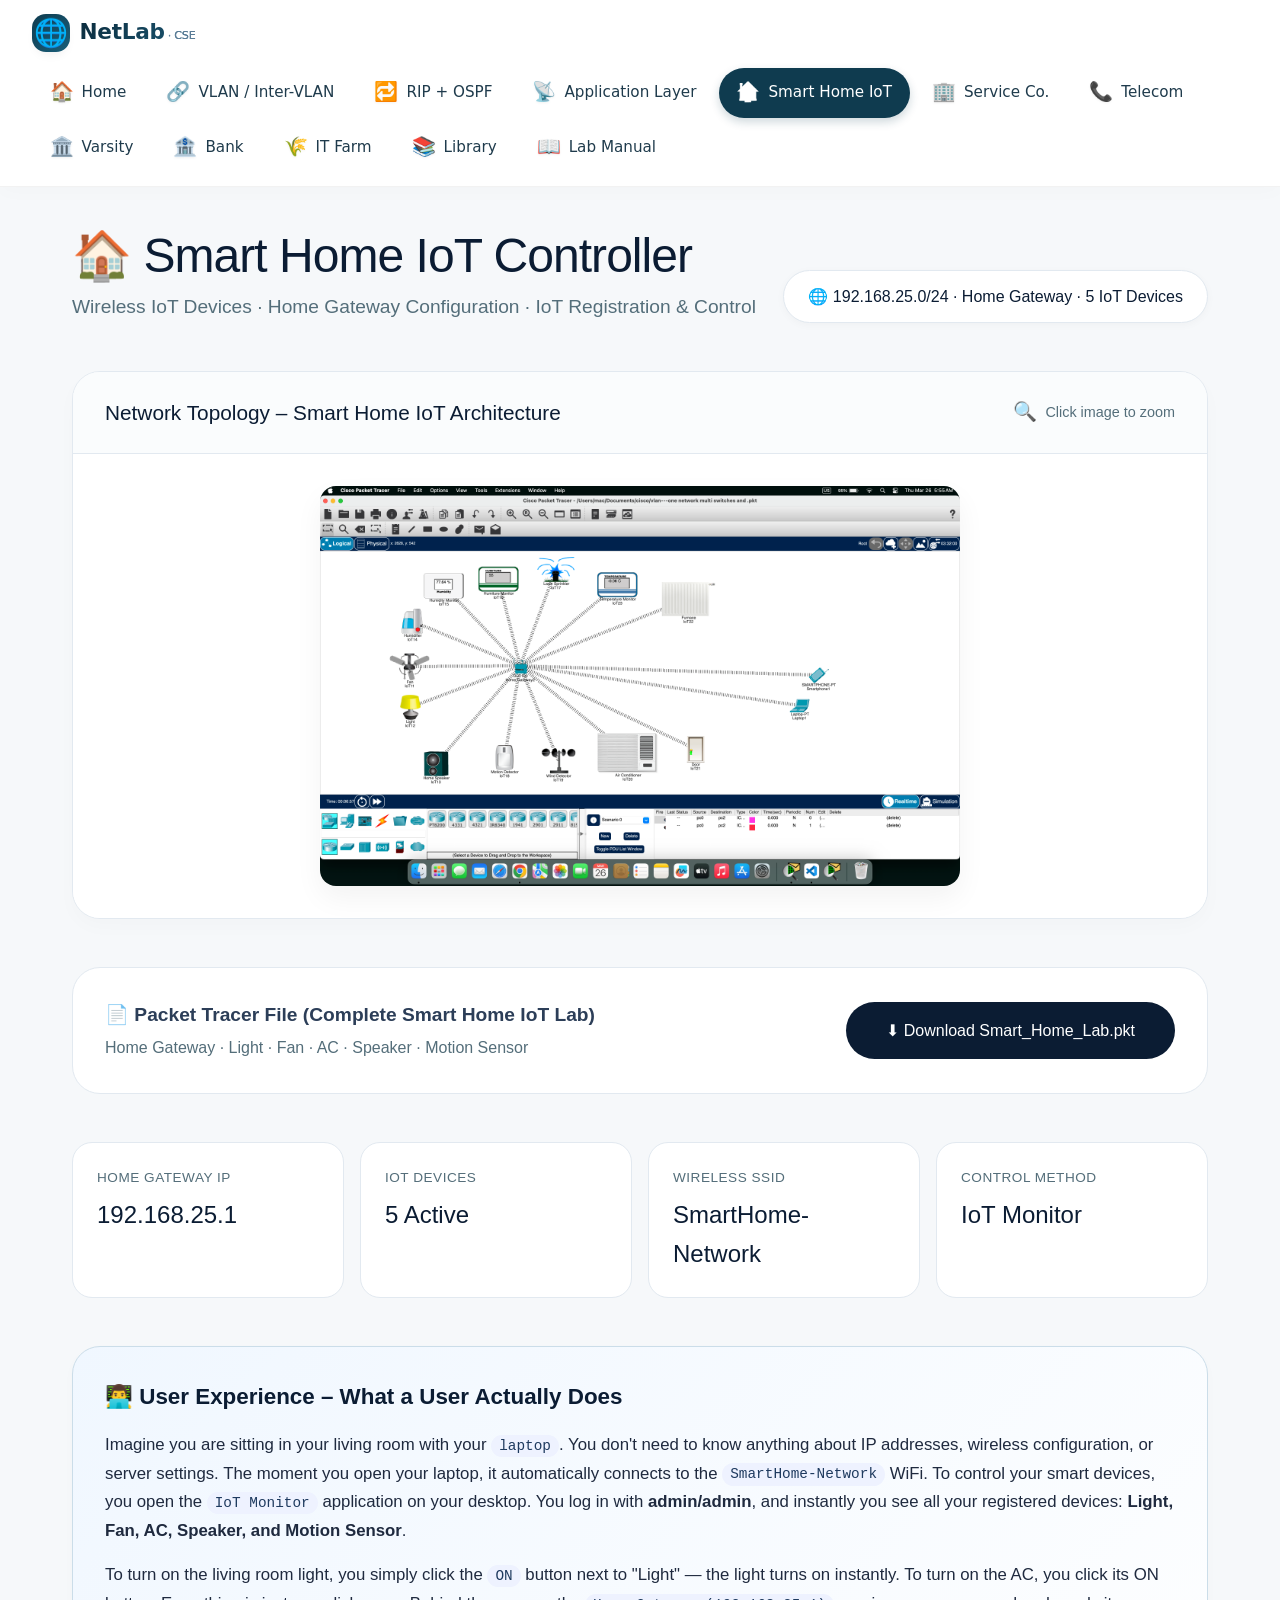
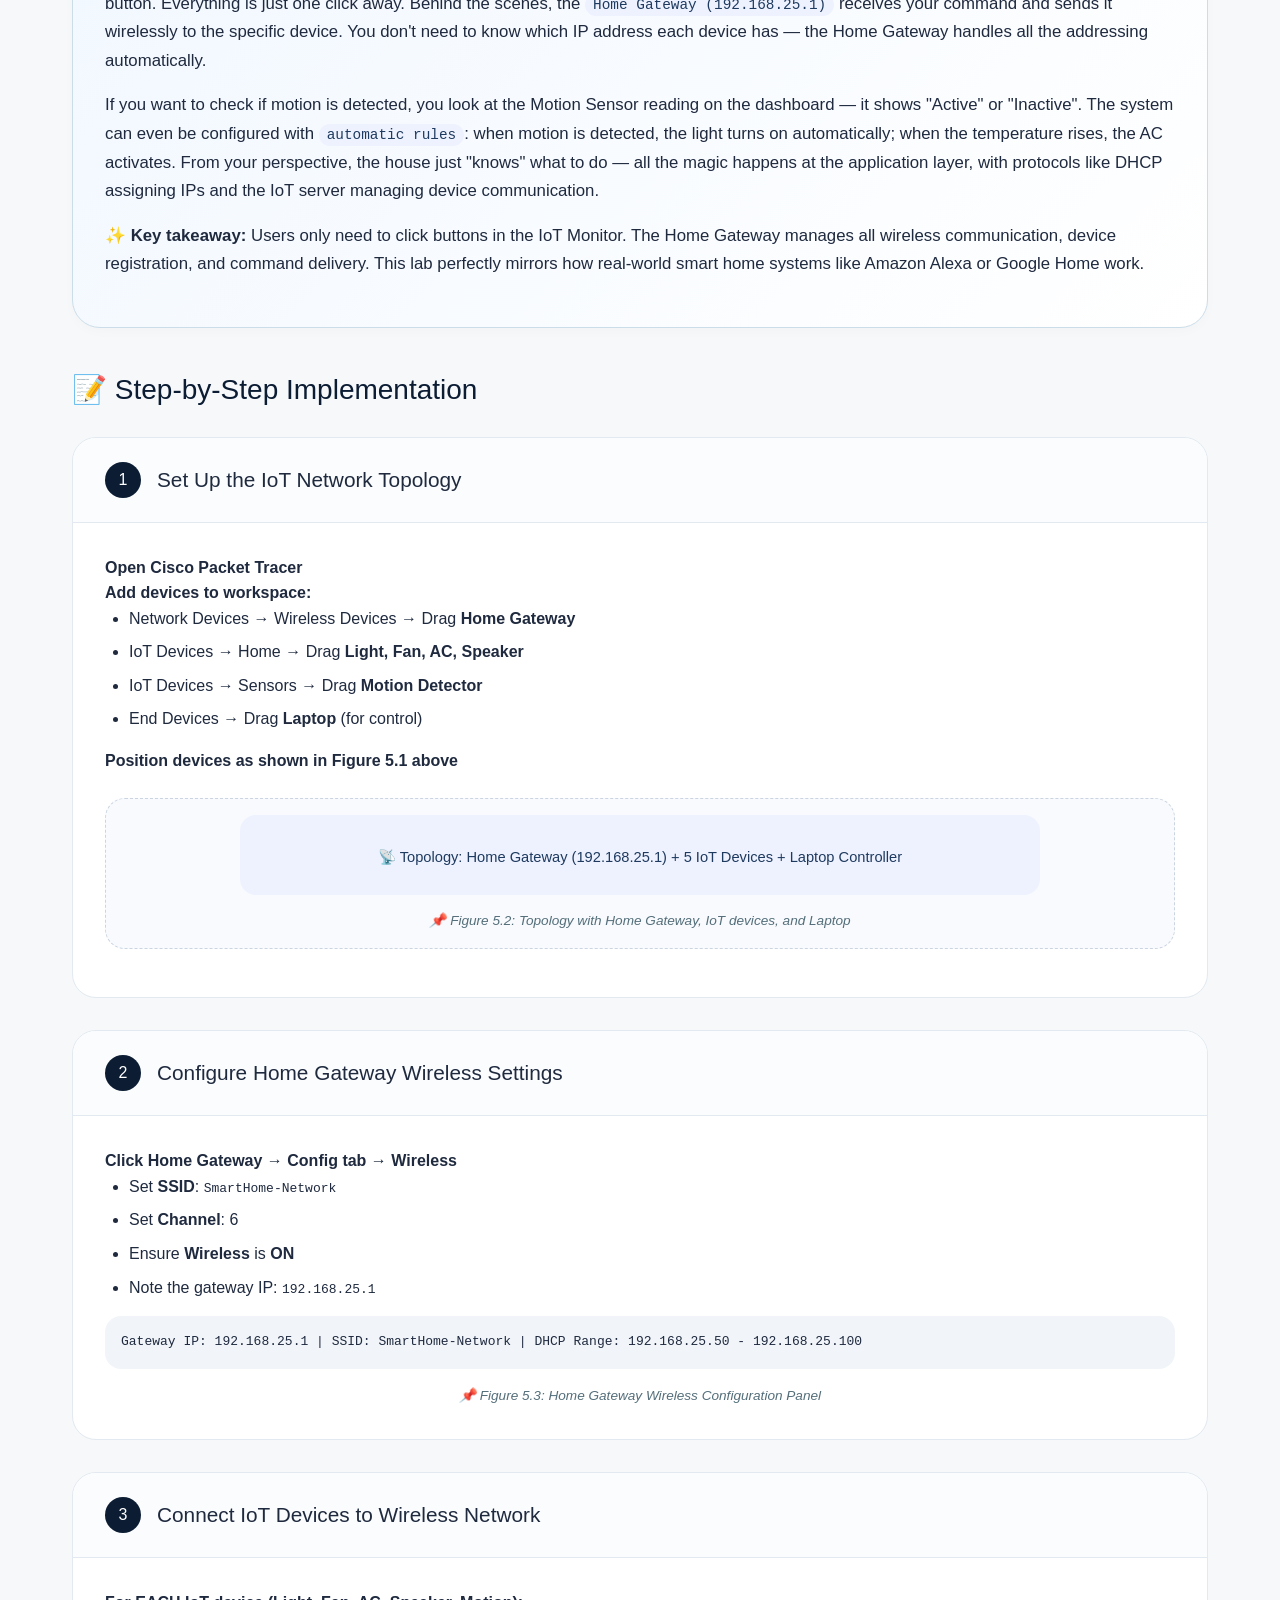
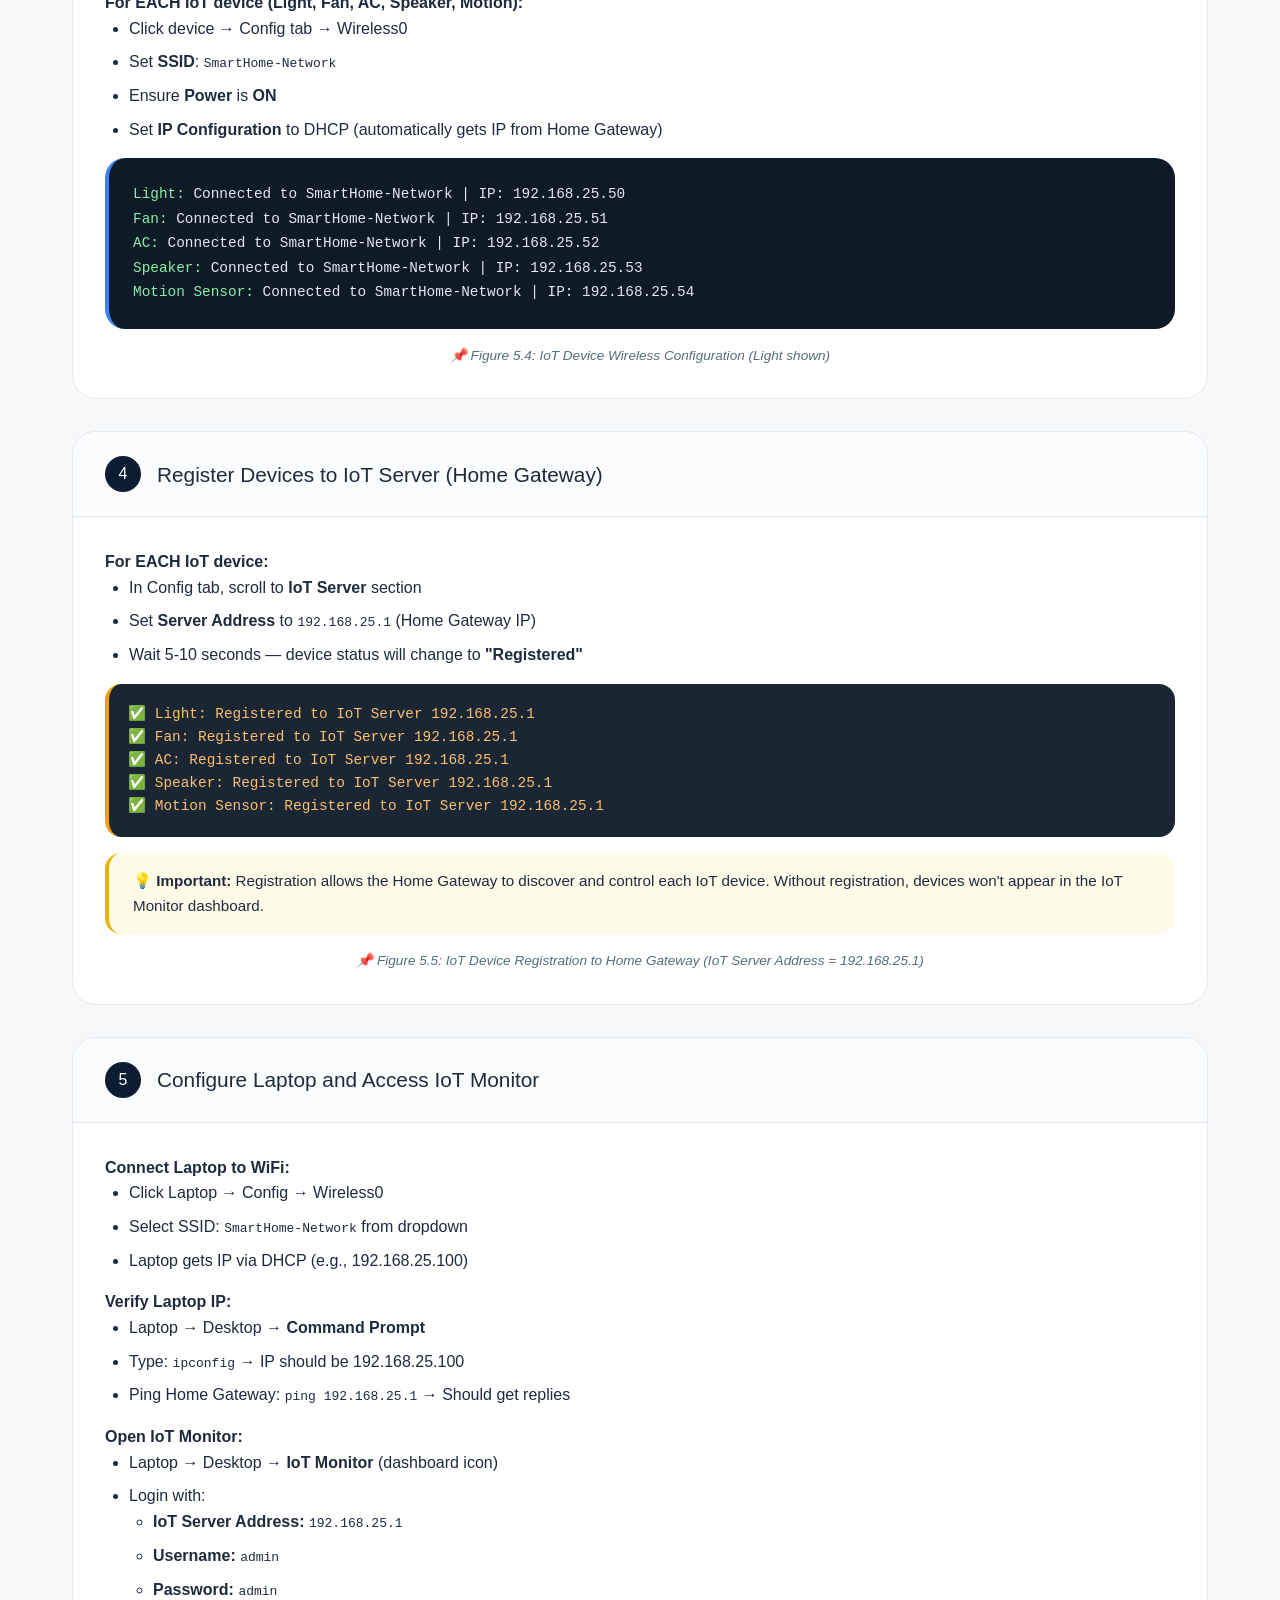
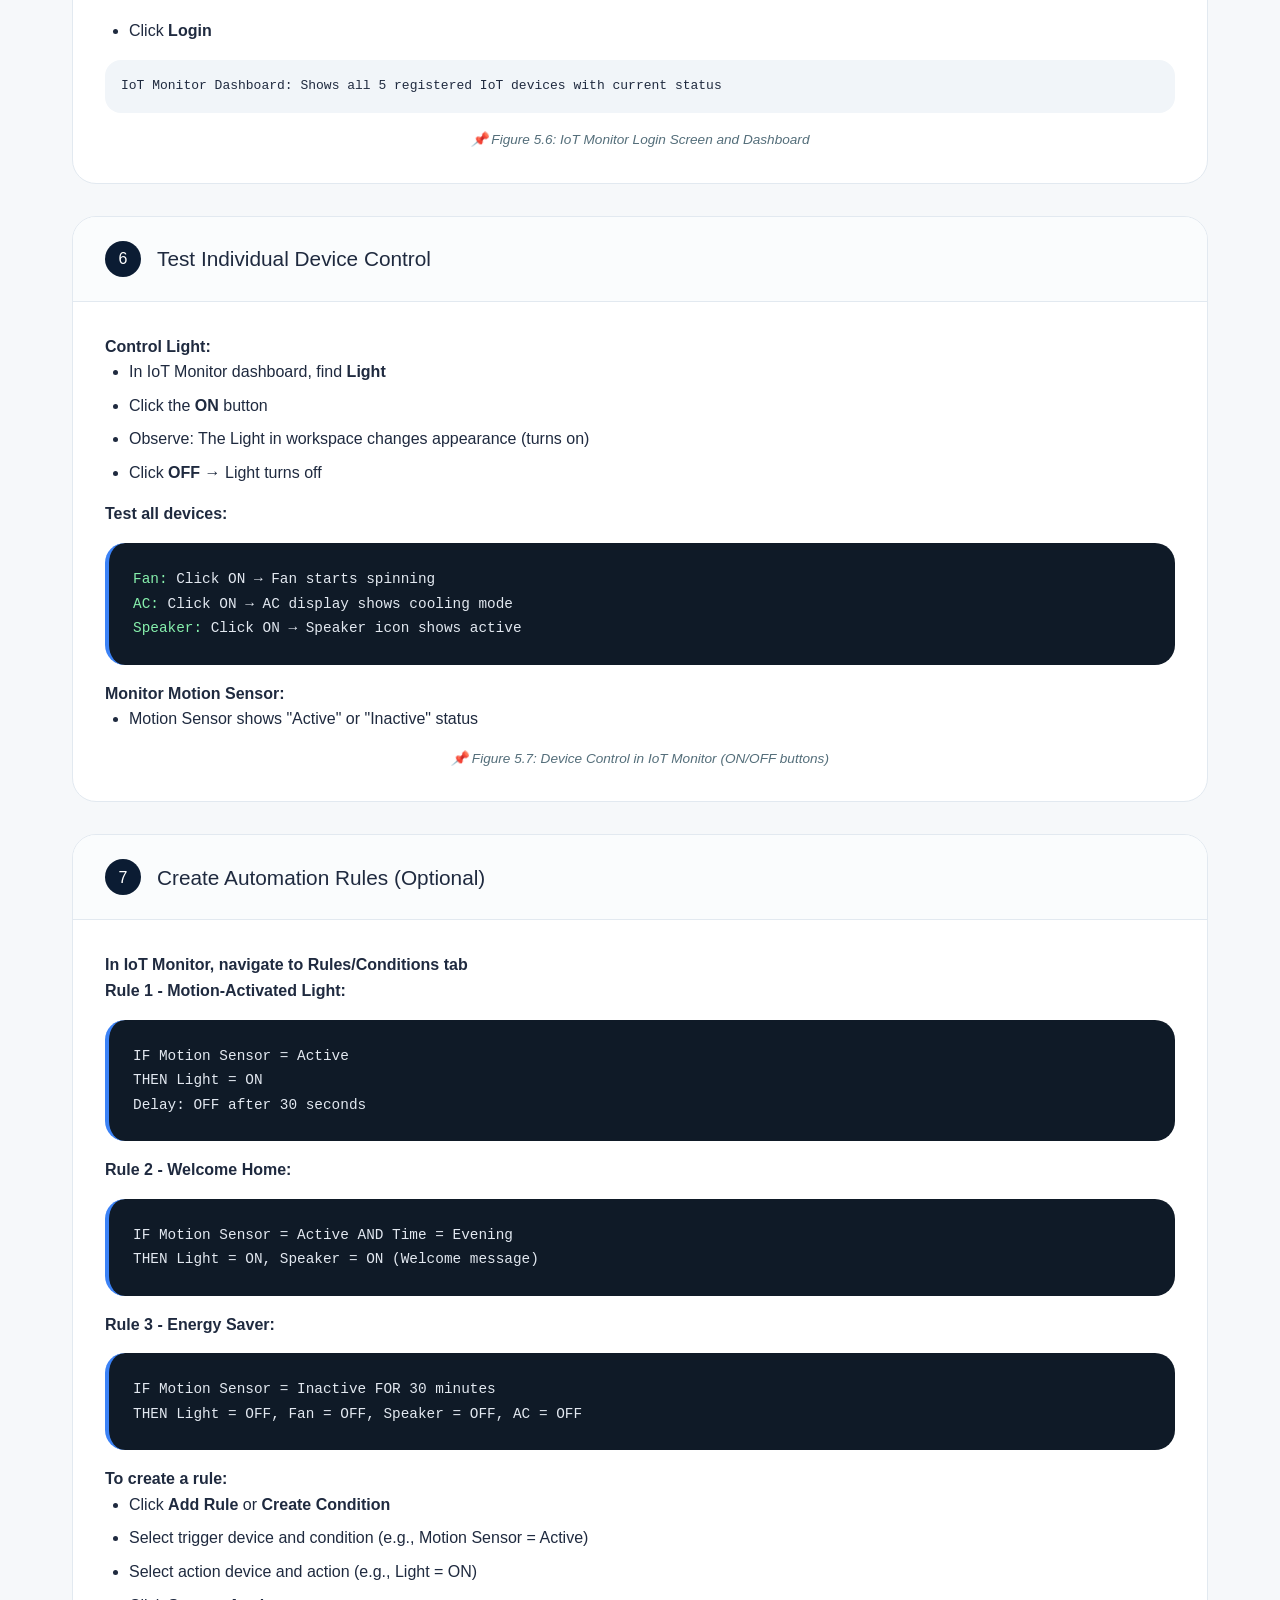
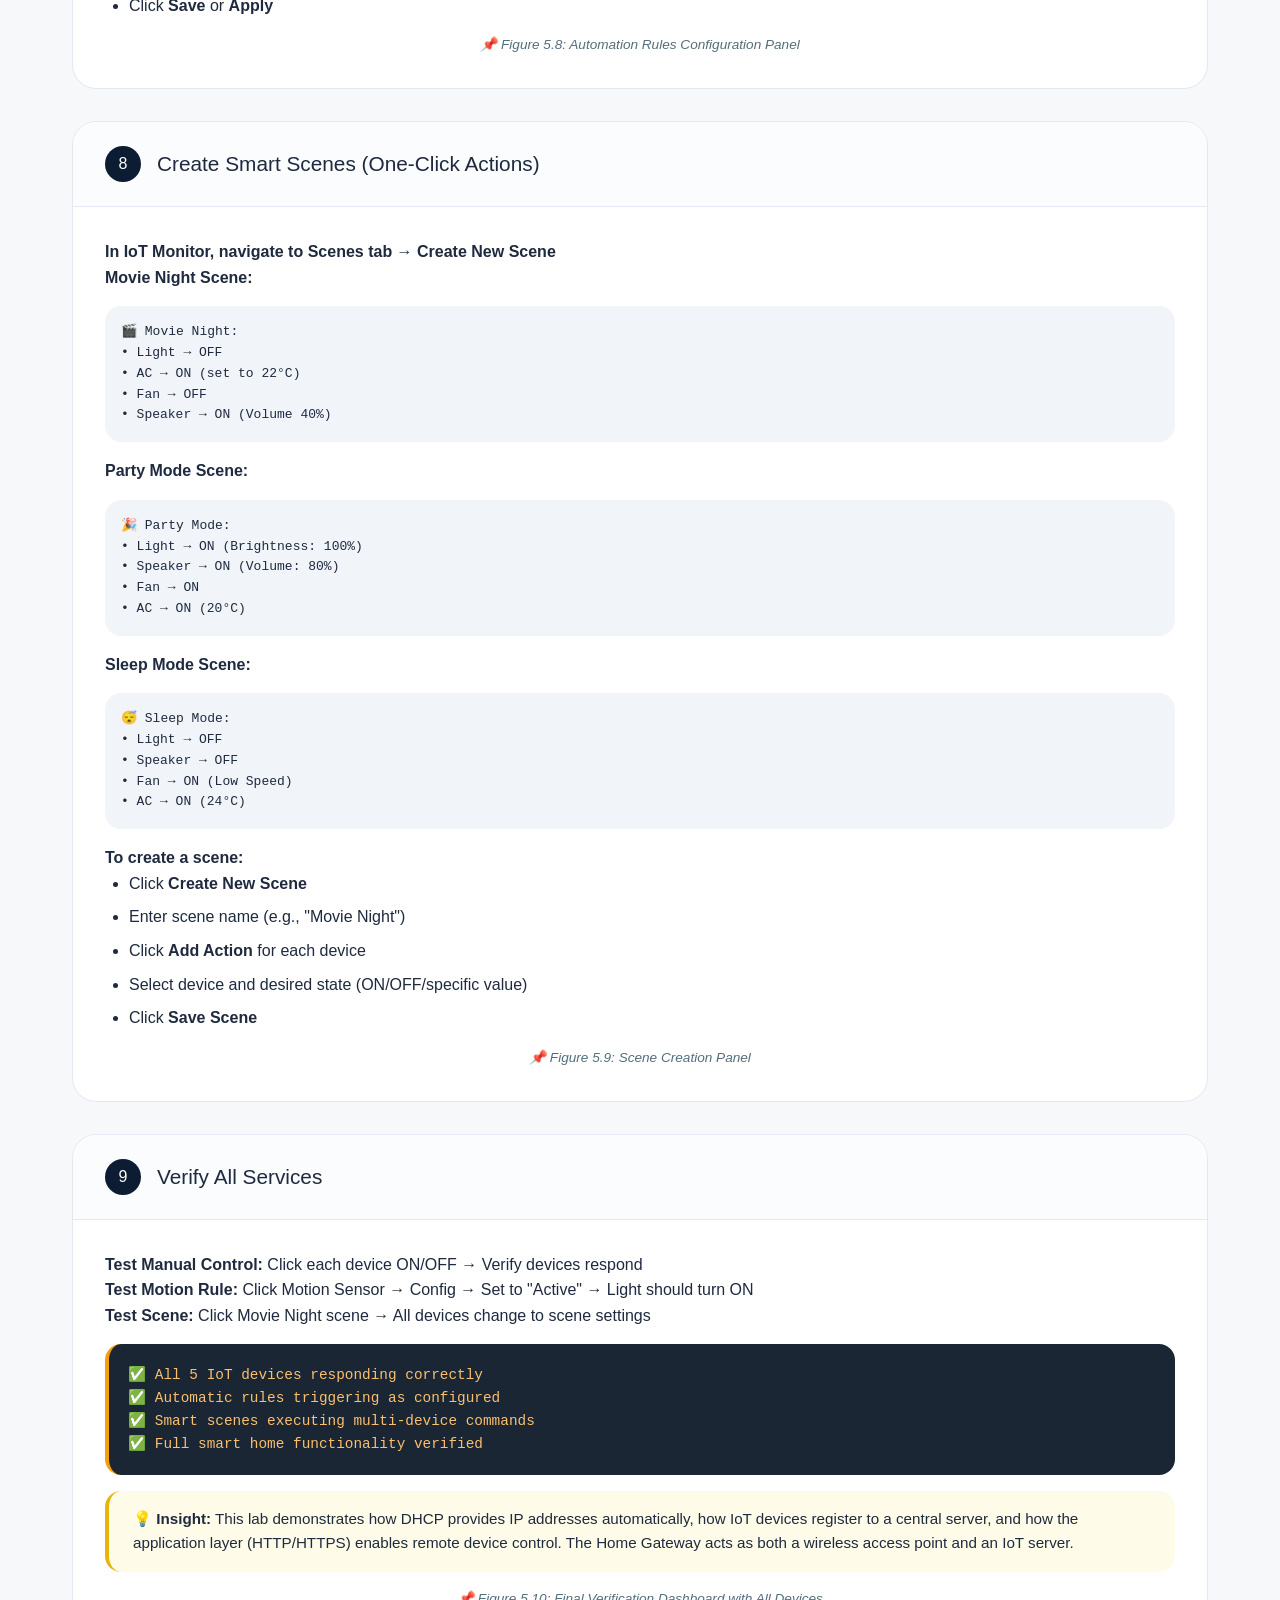
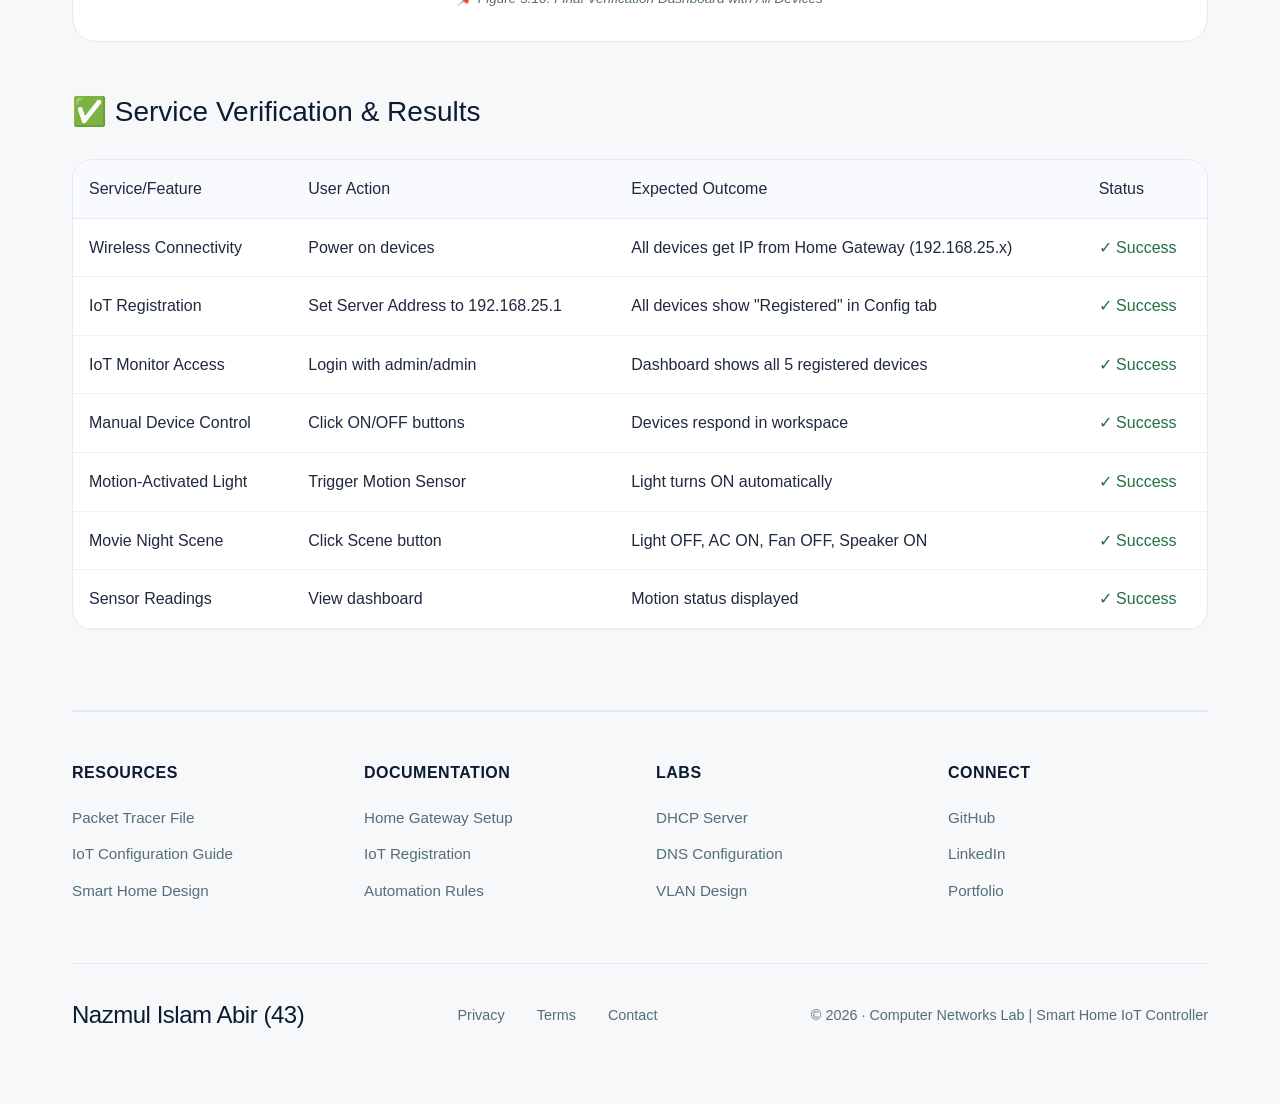
<file: smart_home.html>
<!DOCTYPE html>
<html lang="en">
<head>
    <meta charset="UTF-8">
    <meta name="viewport" content="width=device-width, initial-scale=1.0">
    <title>Lab 5: Smart Home IoT Controller | Wireless Devices · Home Gateway · IoT Registration</title>
    <link rel="stylesheet" href="style.css">
    <style>
        /* Additional styles for smart home page */
        .user-experience-card {
            background: linear-gradient(135deg, #f0f7ff, #ffffff);
            border-radius: 28px;
            border: 1px solid #cbdde9;
            padding: 2rem;
            margin-bottom: 2.5rem;
            box-shadow: 0 4px 12px rgba(0,0,0,0.02);
        }

        .user-experience-card p {
            font-size: 1.05rem;
            margin-bottom: 1rem;
            color: #1f2a3f;
            line-height: 1.7;
        }

        .user-experience-card h3 {
            font-size: 1.4rem;
            margin-bottom: 1rem;
            color: #0b1c33;
        }

        .highlight-code {
            background: #eef2ff;
            padding: 0.2rem 0.5rem;
            border-radius: 12px;
            font-family: 'SF Mono', monospace;
            font-size: 0.9rem;
            font-weight: 500;
            color: #1e3a5f;
        }

        .step-image-placeholder {
            margin: 1.5rem 0 1rem;
            background: #f8fafd;
            border-radius: 20px;
            padding: 1rem;
            text-align: center;
            border: 1px dashed #cbd5e1;
        }

        .fig-ref {
            font-size: 0.85rem;
            color: #546e7a;
            text-align: center;
            margin-top: 0.5rem;
            font-style: italic;
        }

        .cli-cmd-block {
            background: #0f1a27;
            border-radius: 20px;
            padding: 1.5rem;
            font-family: 'SF Mono', 'Fira Code', monospace;
            font-size: 0.9rem;
            line-height: 1.7;
            overflow-x: auto;
            color: #e2e8f0;
            border-left: 4px solid #3b82f6;
            margin: 1rem 0;
        }

        .cli-cmd-block .prompt { color: #86efac; }
        .cli-cmd-block .config-prompt { color: #facc15; }

        .note-box {
            background: #fefce8;
            border-left: 4px solid #eab308;
            padding: 1rem 1.5rem;
            border-radius: 16px;
            margin: 1rem 0;
            font-size: 0.95rem;
        }

        .step-content ul, .step-content ol {
            margin-left: 1.5rem;
            margin-bottom: 1rem;
        }

        .step-content li {
            margin-bottom: 0.5rem;
        }

        .device-config {
            background: #f1f5f9;
            padding: 1rem;
            border-radius: 16px;
            font-family: monospace;
            margin: 1rem 0;
        }

        .stats-grid {
            display: grid;
            grid-template-columns: repeat(4, 1fr);
            gap: 1rem;
            margin-bottom: 3rem;
        }

        .stat-item {
            background: white;
            border-radius: 20px;
            padding: 1.5rem;
            border: 1px solid #e2e9f0;
        }

        .stat-label {
            font-size: 0.85rem;
            text-transform: uppercase;
            letter-spacing: 0.5px;
            color: #546e7a;
            margin-bottom: 0.5rem;
        }

        .stat-number {
            font-size: 1.5rem;
            font-weight: 500;
            color: #0b1c33;
        }

        /* Fix for zoomable-image - matches style.css */
        .topology-image {
            padding: 2rem;
            background: #ffffff;
            display: flex;
            justify-content: center;
            cursor: zoom-in;
            transition: background 0.2s;
            position: relative;
        }

        .topology-image svg {
            max-width: 100%;
            height: auto;
            border-radius: 16px;
            box-shadow: 0 12px 28px rgba(0,0,0,0.05);
            transition: transform 0.3s ease;
            pointer-events: none;
        }

        .topology-image.zoomed {
            cursor: zoom-out;
            background: rgba(0,0,0,0.95);
            position: fixed;
            top: 0;
            left: 0;
            right: 0;
            bottom: 0;
            z-index: 1000;
            padding: 2rem;
            display: flex;
            align-items: center;
            justify-content: center;
            margin: 0;
        }

        .topology-image.zoomed svg {
            max-width: 95vw;
            max-height: 95vh;
            width: auto;
            height: auto;
            object-fit: contain;
            box-shadow: 0 25px 50px rgba(0,0,0,0.5);
        }

        @media (max-width: 768px) {
            .stats-grid {
                grid-template-columns: repeat(2, 1fr);
            }
        }
    </style>
</head>
<body>
    <!-- ========== NAVBAR INJECTION ========== -->
<div id="navbar-container"></div>
<script>
    fetch('navbar.html')
        .then(response => response.text())
        .then(data => {
            document.getElementById('navbar-container').innerHTML = data;
            
            // Re-run navbar's initialization after loading
            if (typeof window.initNavbar === 'undefined') {
                // Small delay to ensure DOM is ready
                setTimeout(() => {
                    const navScript = document.querySelector('#navbar-container script');
                    if (navScript) {
                        eval(navScript.textContent);
                    }
                }, 50);
            }
        })
        .catch(error => console.error('Navbar loading error:', error));
</script>
<!-- ========== END NAVBAR ========== -->
<div class="container">
    <!-- Header -->
    <div class="header">
        <div class="header-left">
            <h1>🏠 Smart Home IoT Controller</h1>
            <p>Wireless IoT Devices · Home Gateway Configuration · IoT Registration & Control</p>
        </div>
        <div class="network-badge">🌐 192.168.25.0/24 · Home Gateway · 5 IoT Devices</div>
    </div>

    <!-- Topology Image with Zoom -->
    <div class="topology-section">
        <div class="topology-header">
            <h2>Network Topology – Smart Home IoT Architecture</h2>
            <div class="zoom-hint"><span>🔍</span> Click image to zoom</div>
        </div>
       <div class="topology-image zoomable-image">
            <img src="images/wireless.png" alt="Network topology diagram for Application Layer Services">
            
        </div>
    </div>

    <!-- Download Section -->
  <div class="download-card">
    <div class="download-text">
        <h3>📄 Packet Tracer File (Complete Smart Home IoT Lab)</h3>
        <p>Home Gateway · Light · Fan · AC · Speaker · Motion Sensor</p>
    </div>
    <a href="projects/smart_home.pkt" class="download-link" download="Smart_Home_IoT_Lab.pkt">⬇ Download Smart_Home_Lab.pkt</a>
</div>

    <!-- Quick Stats -->
    <div class="stats-grid">
        <div class="stat-item"><div class="stat-label">Home Gateway IP</div><div class="stat-number">192.168.25.1</div></div>
        <div class="stat-item"><div class="stat-label">IoT Devices</div><div class="stat-number">5 Active</div></div>
        <div class="stat-item"><div class="stat-label">Wireless SSID</div><div class="stat-number">SmartHome-Network</div></div>
        <div class="stat-item"><div class="stat-label">Control Method</div><div class="stat-number">IoT Monitor</div></div>
    </div>

    <!-- USER EXPERIENCE SECTION -->
    <div class="user-experience-card">
        <h3>👨‍💻 User Experience – What a User Actually Does</h3>
        <p>Imagine you are sitting in your living room with your <strong class="highlight-code">laptop</strong>. You don't need to know anything about IP addresses, wireless configuration, or server settings. The moment you open your laptop, it automatically connects to the <strong class="highlight-code">SmartHome-Network</strong> WiFi. To control your smart devices, you open the <strong class="highlight-code">IoT Monitor</strong> application on your desktop. You log in with <strong>admin/admin</strong>, and instantly you see all your registered devices: <strong>Light, Fan, AC, Speaker, and Motion Sensor</strong>.</p>
        <p>To turn on the living room light, you simply click the <strong class="highlight-code">ON</strong> button next to "Light" — the light turns on instantly. To turn on the AC, you click its ON button. Everything is just one click away. Behind the scenes, the <strong class="highlight-code">Home Gateway (192.168.25.1)</strong> receives your command and sends it wirelessly to the specific device. You don't need to know which IP address each device has — the Home Gateway handles all the addressing automatically.</p>
        <p>If you want to check if motion is detected, you look at the Motion Sensor reading on the dashboard — it shows "Active" or "Inactive". The system can even be configured with <strong class="highlight-code">automatic rules</strong>: when motion is detected, the light turns on automatically; when the temperature rises, the AC activates. From your perspective, the house just "knows" what to do — all the magic happens at the application layer, with protocols like DHCP assigning IPs and the IoT server managing device communication.</p>
        <p>✨ <strong>Key takeaway:</strong> Users only need to click buttons in the IoT Monitor. The Home Gateway manages all wireless communication, device registration, and command delivery. This lab perfectly mirrors how real-world smart home systems like Amazon Alexa or Google Home work.</p>
    </div>

    <!-- DETAILED STEP-BY-STEP IMPLEMENTATION -->
    <h2>📝 Step-by-Step Implementation</h2>
    <div class="steps">

        <!-- STEP 1: Set Up Topology -->
        <div class="step">
            <div class="step-header">
                <span class="step-number">1</span>
                <span class="step-title">Set Up the IoT Network Topology</span>
            </div>
            <div class="step-content">
                <p><strong>Open Cisco Packet Tracer</strong></p>
                <p><strong>Add devices to workspace:</strong></p>
                <ul>
                    <li>Network Devices → Wireless Devices → Drag <strong>Home Gateway</strong></li>
                    <li>IoT Devices → Home → Drag <strong>Light, Fan, AC, Speaker</strong></li>
                    <li>IoT Devices → Sensors → Drag <strong>Motion Detector</strong></li>
                    <li>End Devices → Drag <strong>Laptop</strong> (for control)</li>
                </ul>
                <p><strong>Position devices as shown in Figure 5.1 above</strong></p>
                <div class="step-image-placeholder">
                    <svg width="100%" height="80" viewBox="0 0 600 60"><rect width="600" height="60" fill="#eef2ff" rx="12"/><text x="300" y="35" text-anchor="middle" fill="#1e3a5f" font-size="11">📡 Topology: Home Gateway (192.168.25.1) + 5 IoT Devices + Laptop Controller</text></svg>
                    <div class="fig-ref">📌 Figure 5.2: Topology with Home Gateway, IoT devices, and Laptop</div>
                </div>
            </div>
        </div>

        <!-- STEP 2: Configure Home Gateway -->
        <div class="step">
            <div class="step-header">
                <span class="step-number">2</span>
                <span class="step-title">Configure Home Gateway Wireless Settings</span>
            </div>
            <div class="step-content">
                <p><strong>Click Home Gateway → Config tab → Wireless</strong></p>
                <ul>
                    <li>Set <strong>SSID</strong>: <code>SmartHome-Network</code></li>
                    <li>Set <strong>Channel</strong>: 6</li>
                    <li>Ensure <strong>Wireless</strong> is <strong>ON</strong></li>
                    <li>Note the gateway IP: <code>192.168.25.1</code></li>
                </ul>
                <div class="device-config">
                    Gateway IP: 192.168.25.1 | SSID: SmartHome-Network | DHCP Range: 192.168.25.50 - 192.168.25.100
                </div>
                <div class="fig-ref">📌 Figure 5.3: Home Gateway Wireless Configuration Panel</div>
            </div>
        </div>

        <!-- STEP 3: Connect IoT Devices to WiFi -->
        <div class="step">
            <div class="step-header">
                <span class="step-number">3</span>
                <span class="step-title">Connect IoT Devices to Wireless Network</span>
            </div>
            <div class="step-content">
                <p><strong>For EACH IoT device (Light, Fan, AC, Speaker, Motion):</strong></p>
                <ul>
                    <li>Click device → Config tab → Wireless0</li>
                    <li>Set <strong>SSID</strong>: <code>SmartHome-Network</code></li>
                    <li>Ensure <strong>Power</strong> is <strong>ON</strong></li>
                    <li>Set <strong>IP Configuration</strong> to DHCP (automatically gets IP from Home Gateway)</li>
                </ul>
                <div class="cli-cmd-block">
<span class="prompt">Light:</span> Connected to SmartHome-Network | IP: 192.168.25.50<br>
<span class="prompt">Fan:</span> Connected to SmartHome-Network | IP: 192.168.25.51<br>
<span class="prompt">AC:</span> Connected to SmartHome-Network | IP: 192.168.25.52<br>
<span class="prompt">Speaker:</span> Connected to SmartHome-Network | IP: 192.168.25.53<br>
<span class="prompt">Motion Sensor:</span> Connected to SmartHome-Network | IP: 192.168.25.54
                </div>
                <div class="fig-ref">📌 Figure 5.4: IoT Device Wireless Configuration (Light shown)</div>
            </div>
        </div>

        <!-- STEP 4: Register Devices to IoT Server -->
        <div class="step">
            <div class="step-header">
                <span class="step-number">4</span>
                <span class="step-title">Register Devices to IoT Server (Home Gateway)</span>
            </div>
            <div class="step-content">
                <p><strong>For EACH IoT device:</strong></p>
                <ul>
                    <li>In Config tab, scroll to <strong>IoT Server</strong> section</li>
                    <li>Set <strong>Server Address</strong> to <code>192.168.25.1</code> (Home Gateway IP)</li>
                    <li>Wait 5-10 seconds — device status will change to <strong>"Registered"</strong></li>
                </ul>
                <div class="cli-output">
                    ✅ Light: Registered to IoT Server 192.168.25.1<br>
                    ✅ Fan: Registered to IoT Server 192.168.25.1<br>
                    ✅ AC: Registered to IoT Server 192.168.25.1<br>
                    ✅ Speaker: Registered to IoT Server 192.168.25.1<br>
                    ✅ Motion Sensor: Registered to IoT Server 192.168.25.1
                </div>
                <div class="note-box">
                    💡 <strong>Important:</strong> Registration allows the Home Gateway to discover and control each IoT device. Without registration, devices won't appear in the IoT Monitor dashboard.
                </div>
                <div class="fig-ref">📌 Figure 5.5: IoT Device Registration to Home Gateway (IoT Server Address = 192.168.25.1)</div>
            </div>
        </div>

        <!-- STEP 5: Configure Laptop and Access IoT Monitor -->
        <div class="step">
            <div class="step-header">
                <span class="step-number">5</span>
                <span class="step-title">Configure Laptop and Access IoT Monitor</span>
            </div>
            <div class="step-content">
                <p><strong>Connect Laptop to WiFi:</strong></p>
                <ul>
                    <li>Click Laptop → Config → Wireless0</li>
                    <li>Select SSID: <code>SmartHome-Network</code> from dropdown</li>
                    <li>Laptop gets IP via DHCP (e.g., 192.168.25.100)</li>
                </ul>
                <p><strong>Verify Laptop IP:</strong></p>
                <ul>
                    <li>Laptop → Desktop → <strong>Command Prompt</strong></li>
                    <li>Type: <code>ipconfig</code> → IP should be 192.168.25.100</li>
                    <li>Ping Home Gateway: <code>ping 192.168.25.1</code> → Should get replies</li>
                </ul>
                <p><strong>Open IoT Monitor:</strong></p>
                <ul>
                    <li>Laptop → Desktop → <strong>IoT Monitor</strong> (dashboard icon)</li>
                    <li>Login with:
                        <ul>
                            <li><strong>IoT Server Address:</strong> <code>192.168.25.1</code></li>
                            <li><strong>Username:</strong> <code>admin</code></li>
                            <li><strong>Password:</strong> <code>admin</code></li>
                        </ul>
                    </li>
                    <li>Click <strong>Login</strong></li>
                </ul>
                <div class="device-config">
                    IoT Monitor Dashboard: Shows all 5 registered IoT devices with current status
                </div>
                <div class="fig-ref">📌 Figure 5.6: IoT Monitor Login Screen and Dashboard</div>
            </div>
        </div>

        <!-- STEP 6: Test Device Control -->
        <div class="step">
            <div class="step-header">
                <span class="step-number">6</span>
                <span class="step-title">Test Individual Device Control</span>
            </div>
            <div class="step-content">
                <p><strong>Control Light:</strong></p>
                <ul>
                    <li>In IoT Monitor dashboard, find <strong>Light</strong></li>
                    <li>Click the <strong>ON</strong> button</li>
                    <li>Observe: The Light in workspace changes appearance (turns on)</li>
                    <li>Click <strong>OFF</strong> → Light turns off</li>
                </ul>
                <p><strong>Test all devices:</strong></p>
                <div class="cli-cmd-block">
<span class="prompt">Fan:</span> Click ON → Fan starts spinning<br>
<span class="prompt">AC:</span> Click ON → AC display shows cooling mode<br>
<span class="prompt">Speaker:</span> Click ON → Speaker icon shows active
                </div>
                <p><strong>Monitor Motion Sensor:</strong></p>
                <ul>
                    <li>Motion Sensor shows "Active" or "Inactive" status</li>
                </ul>
                <div class="fig-ref">📌 Figure 5.7: Device Control in IoT Monitor (ON/OFF buttons)</div>
            </div>
        </div>

        <!-- STEP 7: Create Automation Rules -->
        <div class="step">
            <div class="step-header">
                <span class="step-number">7</span>
                <span class="step-title">Create Automation Rules (Optional)</span>
            </div>
            <div class="step-content">
                <p><strong>In IoT Monitor, navigate to Rules/Conditions tab</strong></p>
                
                <p><strong>Rule 1 - Motion-Activated Light:</strong></p>
                <div class="cli-cmd-block">
IF Motion Sensor = Active<br>
THEN Light = ON<br>
Delay: OFF after 30 seconds
                </div>
                
                <p><strong>Rule 2 - Welcome Home:</strong></p>
                <div class="cli-cmd-block">
IF Motion Sensor = Active AND Time = Evening<br>
THEN Light = ON, Speaker = ON (Welcome message)
                </div>
                
                <p><strong>Rule 3 - Energy Saver:</strong></p>
                <div class="cli-cmd-block">
IF Motion Sensor = Inactive FOR 30 minutes<br>
THEN Light = OFF, Fan = OFF, Speaker = OFF, AC = OFF
                </div>
                
                <p><strong>To create a rule:</strong></p>
                <ul>
                    <li>Click <strong>Add Rule</strong> or <strong>Create Condition</strong></li>
                    <li>Select trigger device and condition (e.g., Motion Sensor = Active)</li>
                    <li>Select action device and action (e.g., Light = ON)</li>
                    <li>Click <strong>Save</strong> or <strong>Apply</strong></li>
                </ul>
                <div class="fig-ref">📌 Figure 5.8: Automation Rules Configuration Panel</div>
            </div>
        </div>

        <!-- STEP 8: Create Smart Scenes -->
        <div class="step">
            <div class="step-header">
                <span class="step-number">8</span>
                <span class="step-title">Create Smart Scenes (One-Click Actions)</span>
            </div>
            <div class="step-content">
                <p><strong>In IoT Monitor, navigate to Scenes tab → Create New Scene</strong></p>
                
                <p><strong>Movie Night Scene:</strong></p>
                <div class="device-config">
                    🎬 Movie Night:<br>
                    • Light → OFF<br>
                    • AC → ON (set to 22°C)<br>
                    • Fan → OFF<br>
                    • Speaker → ON (Volume 40%)
                </div>
                
                <p><strong>Party Mode Scene:</strong></p>
                <div class="device-config">
                    🎉 Party Mode:<br>
                    • Light → ON (Brightness: 100%)<br>
                    • Speaker → ON (Volume: 80%)<br>
                    • Fan → ON<br>
                    • AC → ON (20°C)
                </div>
                
                <p><strong>Sleep Mode Scene:</strong></p>
                <div class="device-config">
                    😴 Sleep Mode:<br>
                    • Light → OFF<br>
                    • Speaker → OFF<br>
                    • Fan → ON (Low Speed)<br>
                    • AC → ON (24°C)
                </div>
                
                <p><strong>To create a scene:</strong></p>
                <ul>
                    <li>Click <strong>Create New Scene</strong></li>
                    <li>Enter scene name (e.g., "Movie Night")</li>
                    <li>Click <strong>Add Action</strong> for each device</li>
                    <li>Select device and desired state (ON/OFF/specific value)</li>
                    <li>Click <strong>Save Scene</strong></li>
                </ul>
                <div class="fig-ref">📌 Figure 5.9: Scene Creation Panel</div>
            </div>
        </div>

        <!-- STEP 9: Verification -->
        <div class="step">
            <div class="step-header">
                <span class="step-number">9</span>
                <span class="step-title">Verify All Services</span>
            </div>
            <div class="step-content">
                <p><strong>Test Manual Control:</strong> Click each device ON/OFF → Verify devices respond</p>
                <p><strong>Test Motion Rule:</strong> Click Motion Sensor → Config → Set to "Active" → Light should turn ON</p>
                <p><strong>Test Scene:</strong> Click Movie Night scene → All devices change to scene settings</p>
                
                <div class="cli-output">
                    ✅ All 5 IoT devices responding correctly<br>
                    ✅ Automatic rules triggering as configured<br>
                    ✅ Smart scenes executing multi-device commands<br>
                    ✅ Full smart home functionality verified
                </div>
                
                <div class="note-box">
                    💡 <strong>Insight:</strong> This lab demonstrates how DHCP provides IP addresses automatically, how IoT devices register to a central server, and how the application layer (HTTP/HTTPS) enables remote device control. The Home Gateway acts as both a wireless access point and an IoT server.
                </div>
                <div class="fig-ref">📌 Figure 5.10: Final Verification Dashboard with All Devices</div>
            </div>
        </div>
    </div>

    <!-- Verification Table -->
    <h2>✅ Service Verification & Results</h2>
    <div class="table-wrapper">
        <table>
            <thead>
                <tr><th>Service/Feature</th><th>User Action</th><th>Expected Outcome</th><th>Status</th></tr>
            </thead>
            <tbody>
                <tr><td>Wireless Connectivity</td><td>Power on devices</td><td>All devices get IP from Home Gateway (192.168.25.x)</td><td class="success">✓ Success</td></tr>
                <tr><td>IoT Registration</td><td>Set Server Address to 192.168.25.1</td><td>All devices show "Registered" in Config tab</td><td class="success">✓ Success</td></tr>
                <tr><td>IoT Monitor Access</td><td>Login with admin/admin</td><td>Dashboard shows all 5 registered devices</td><td class="success">✓ Success</td></tr>
                <tr><td>Manual Device Control</td><td>Click ON/OFF buttons</td><td>Devices respond in workspace</td><td class="success">✓ Success</td></tr>
                <tr><td>Motion-Activated Light</td><td>Trigger Motion Sensor</td><td>Light turns ON automatically</td><td class="success">✓ Success</td></tr>
                <tr><td>Movie Night Scene</td><td>Click Scene button</td><td>Light OFF, AC ON, Fan OFF, Speaker ON</td><td class="success">✓ Success</td></tr>
                <tr><td>Sensor Readings</td><td>View dashboard</td><td>Motion status displayed</td><td class="success">✓ Success</td></tr>
            </tbody>
        </table>
    </div>

    <!-- Footer -->
    <div class="footer">
        <div class="footer-content">
            <div class="footer-column"><h4>Resources</h4><ul><li><a href="#">Packet Tracer File</a></li><li><a href="#">IoT Configuration Guide</a></li><li><a href="#">Smart Home Design</a></li></ul></div>
            <div class="footer-column"><h4>Documentation</h4><ul><li><a href="#">Home Gateway Setup</a></li><li><a href="#">IoT Registration</a></li><li><a href="#">Automation Rules</a></li></ul></div>
            <div class="footer-column"><h4>Labs</h4><ul><li><a href="#">DHCP Server</a></li><li><a href="#">DNS Configuration</a></li><li><a href="#">VLAN Design</a></li></ul></div>
            <div class="footer-column"><h4>Connect</h4><ul><li><a href="#">GitHub</a></li><li><a href="#">LinkedIn</a></li><li><a href="#">Portfolio</a></li></ul></div>
        </div>
        <div class="footer-bottom">
            <div class="creator-name">Nazmul Islam Abir (43)</div>
            <div class="footer-links"><a href="#">Privacy</a><a href="#">Terms</a><a href="#">Contact</a></div>
            <div class="copyright">© 2026 · Computer Networks Lab | Smart Home IoT Controller</div>
        </div>
    </div>
</div>

<!-- Image Zoom Script -->
<script>
    document.querySelectorAll('.zoomable-image').forEach(el => {
        el.addEventListener('click', function(e) {
            this.classList.toggle('zoomed');
        });
    });
</script>
</body>
</html>
</file>
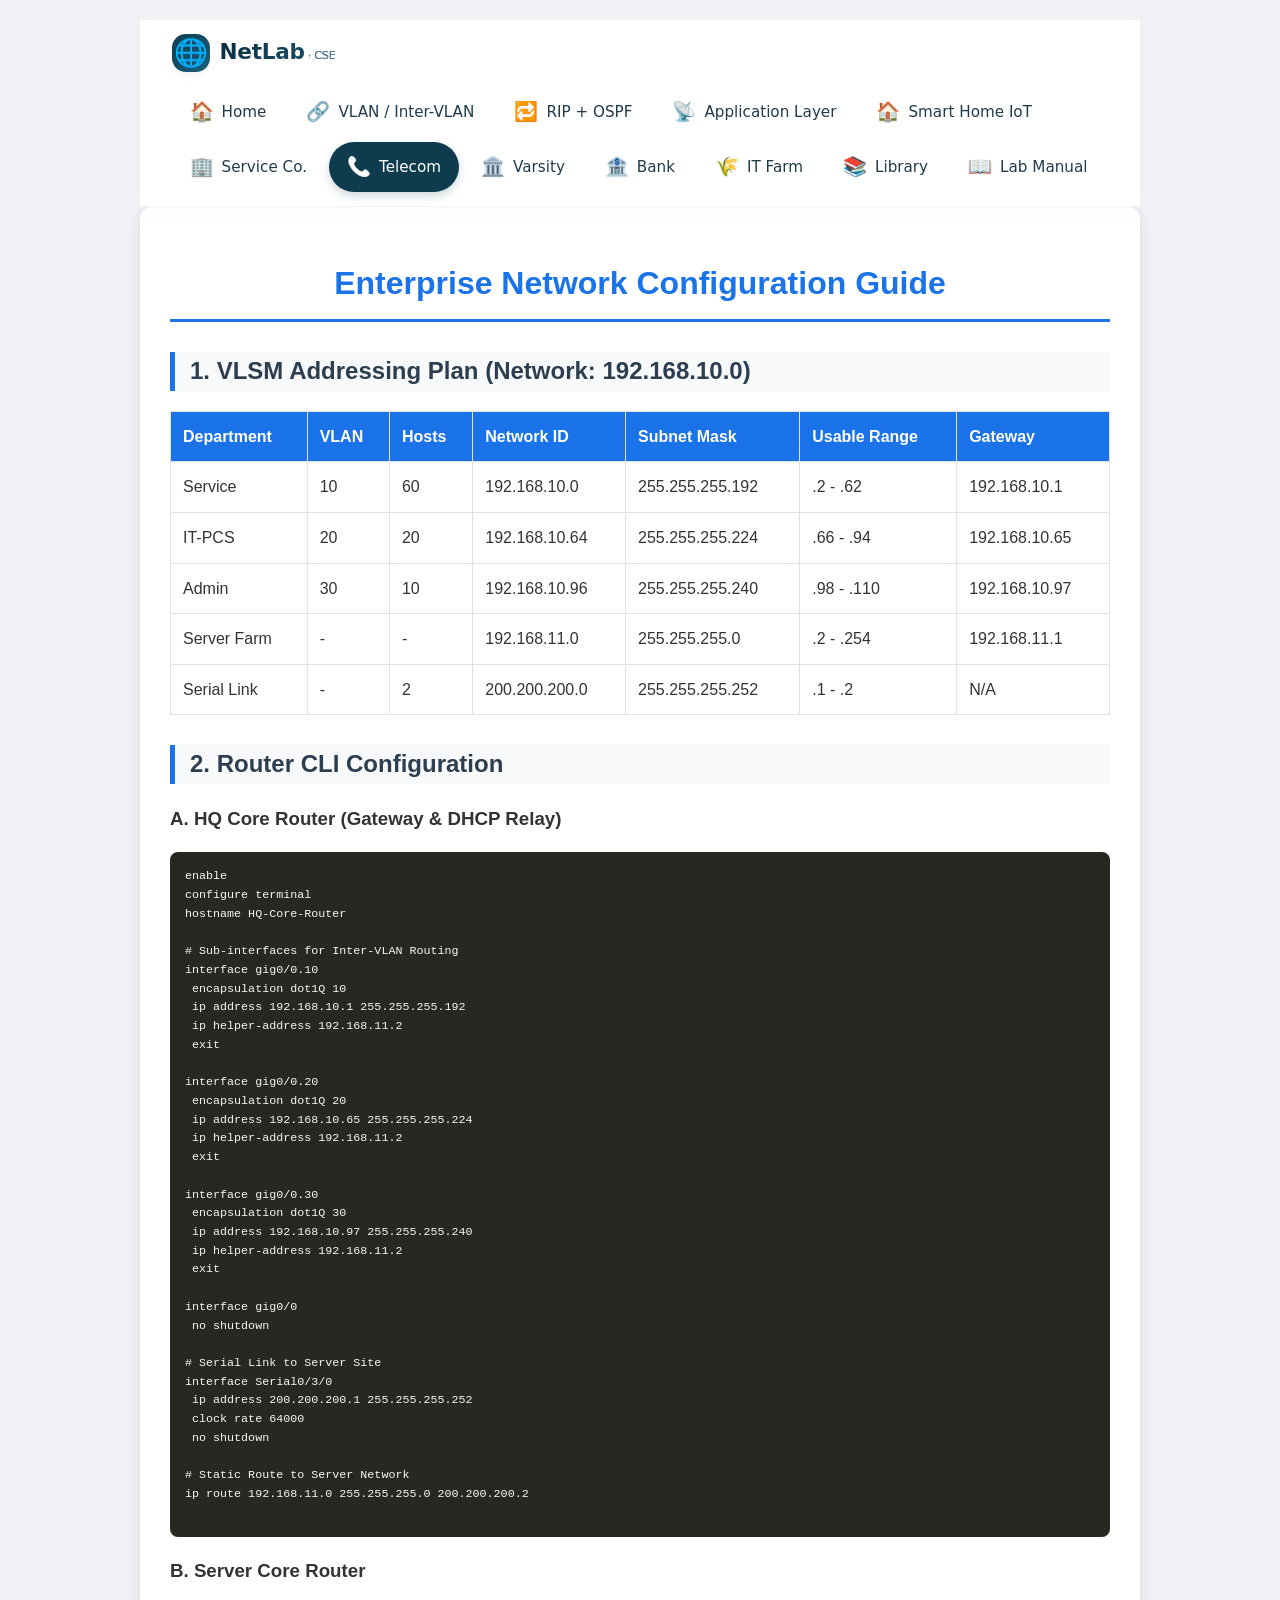
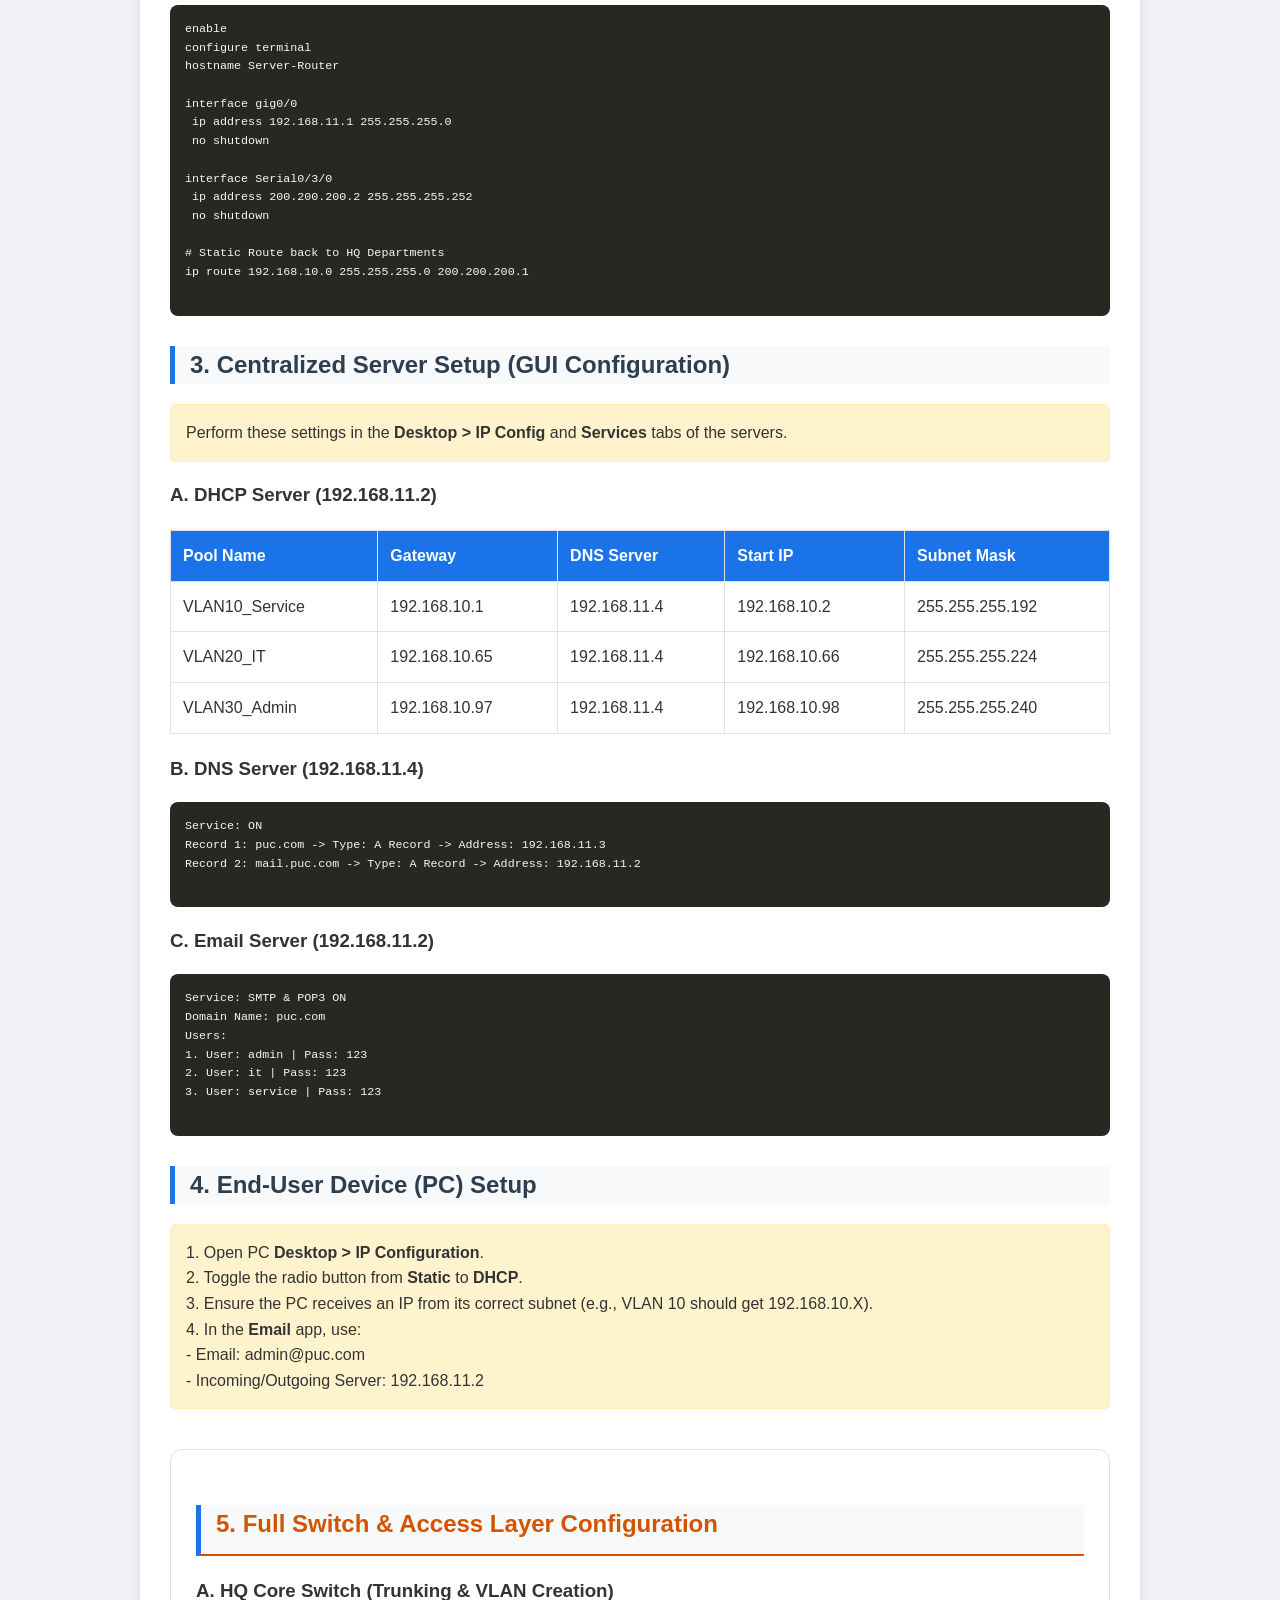
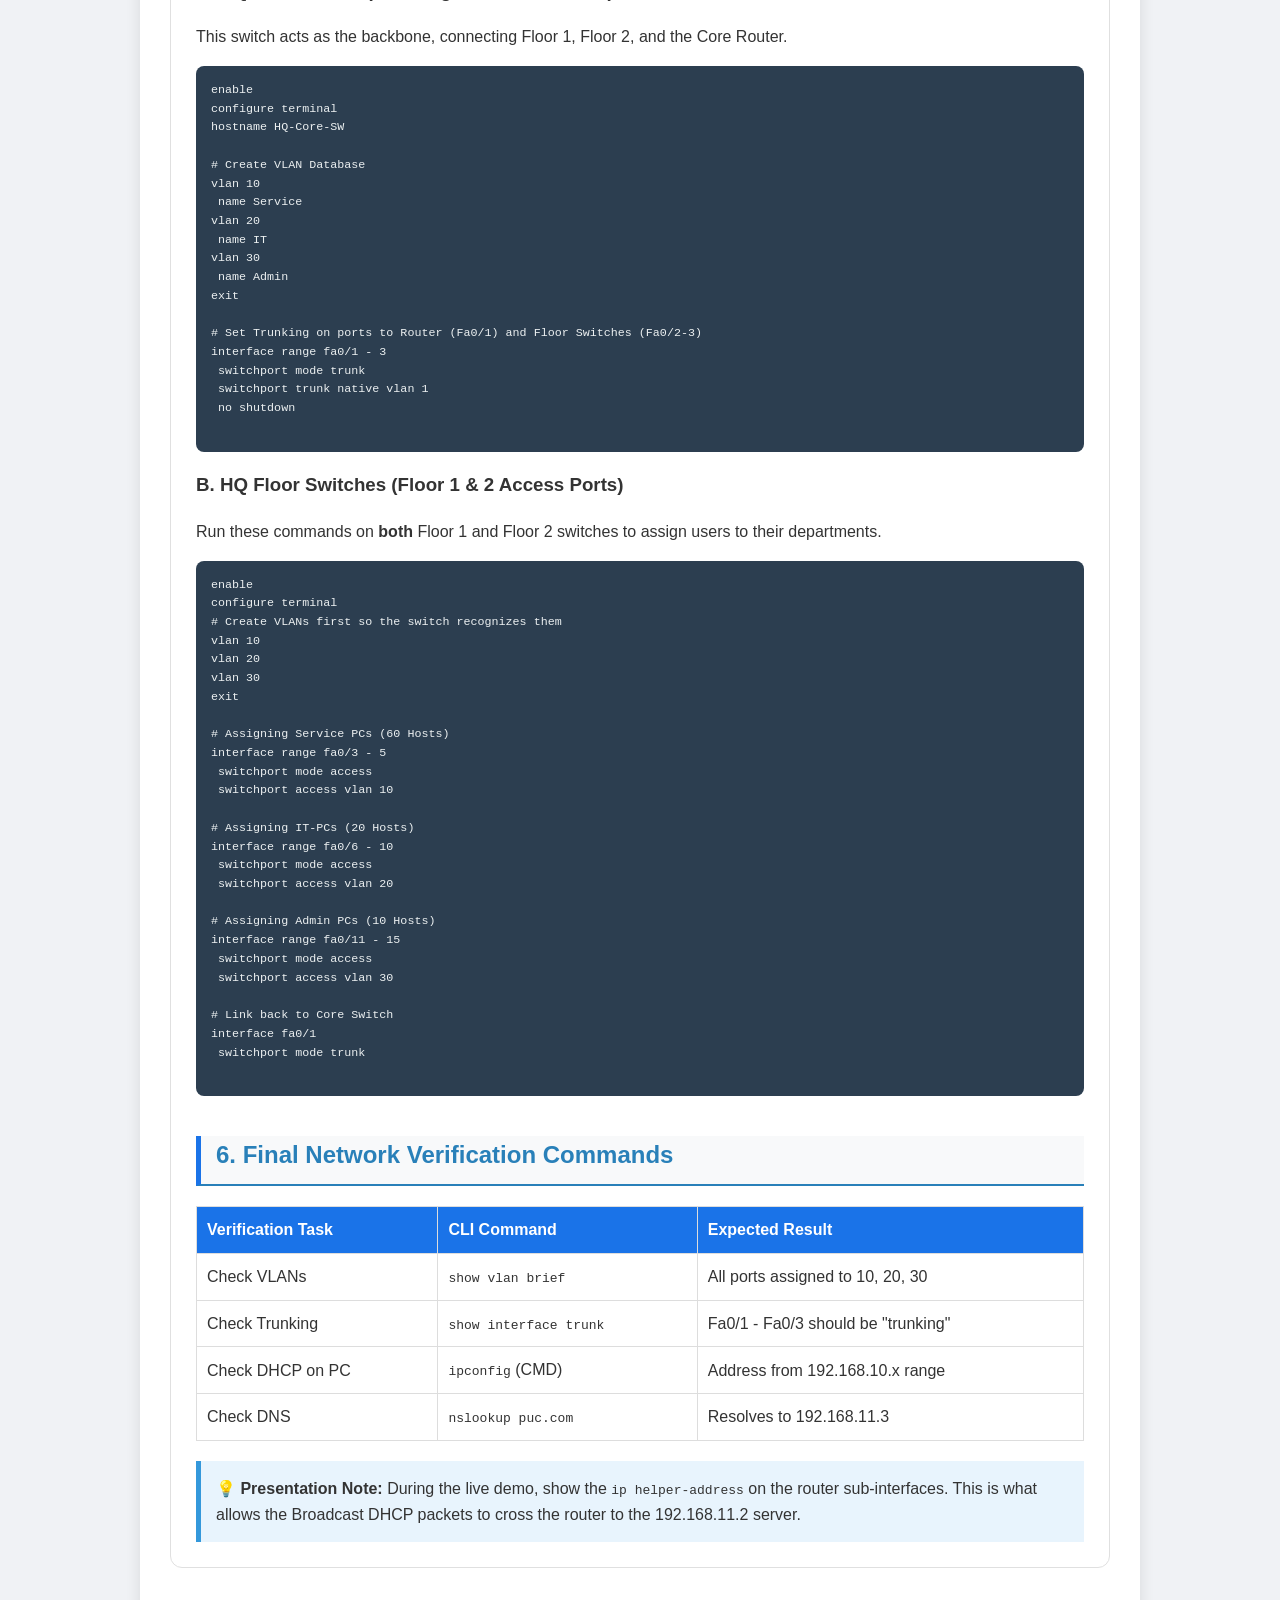
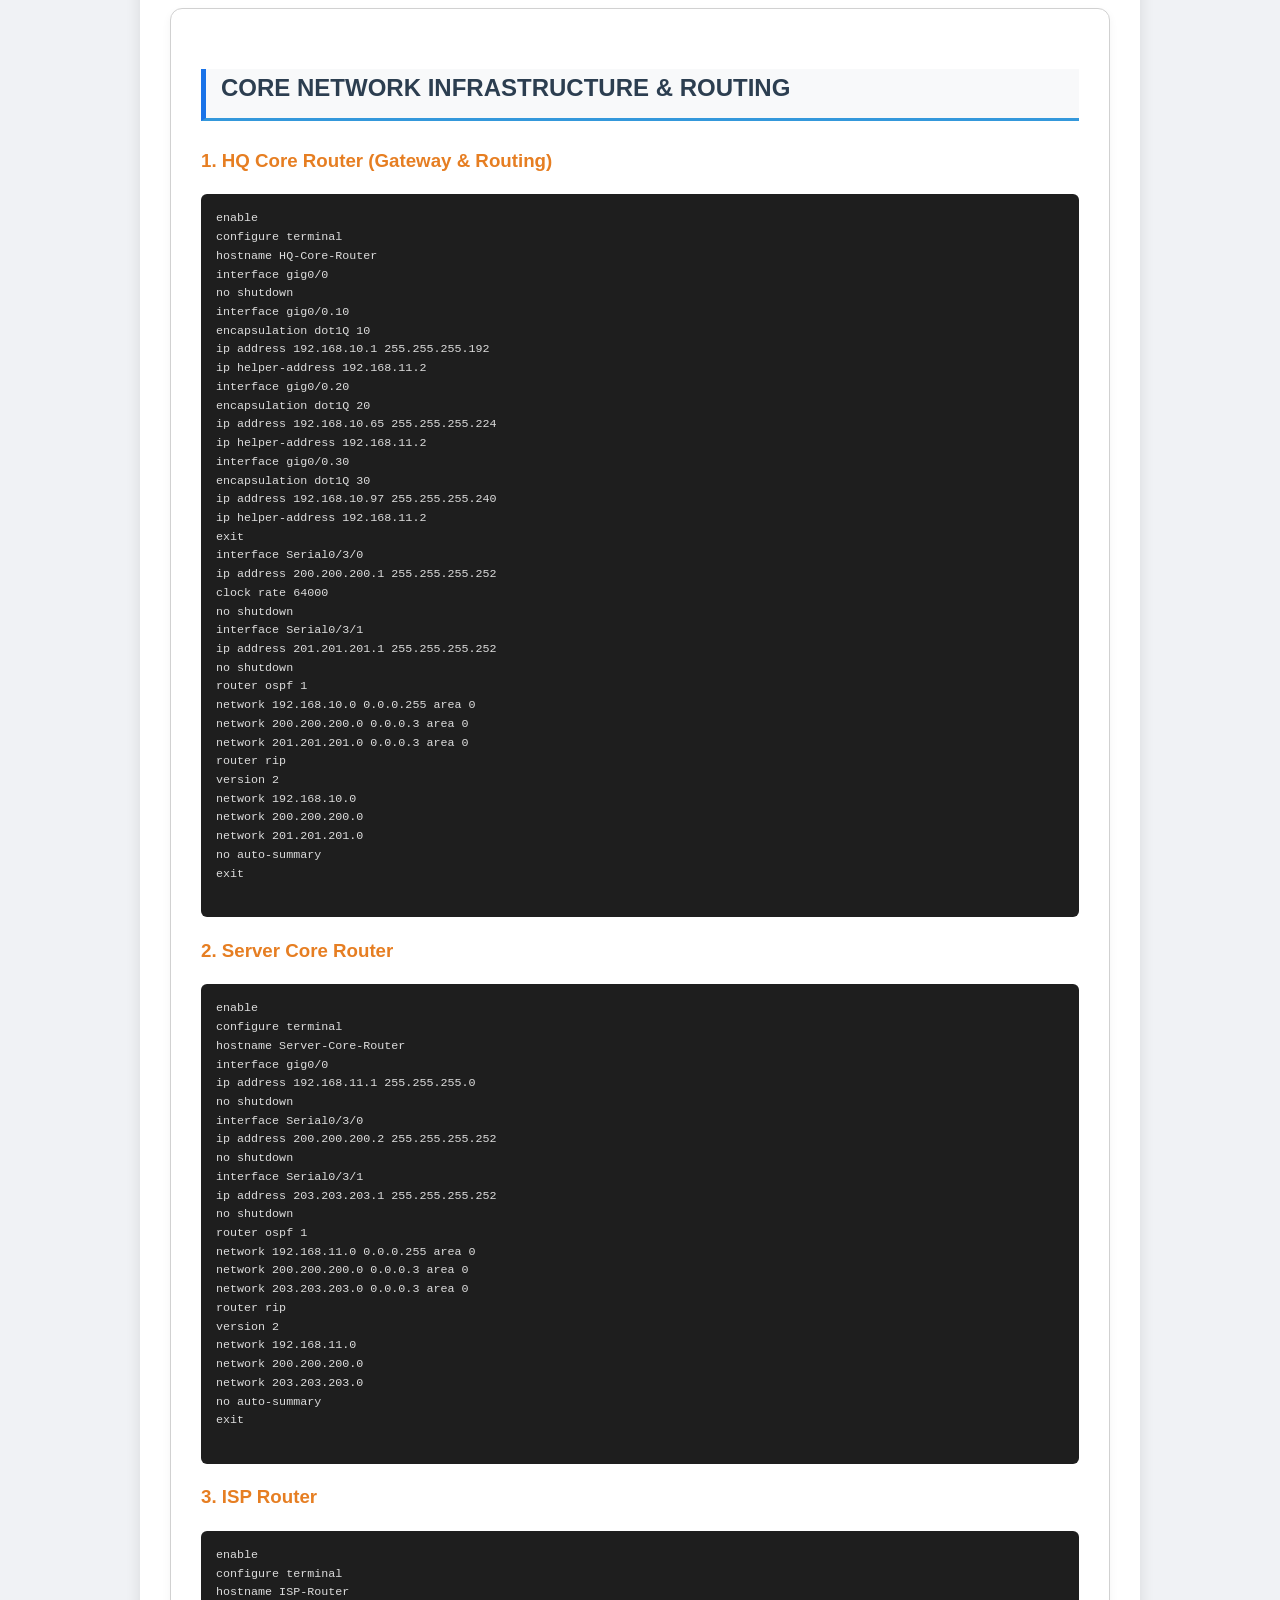
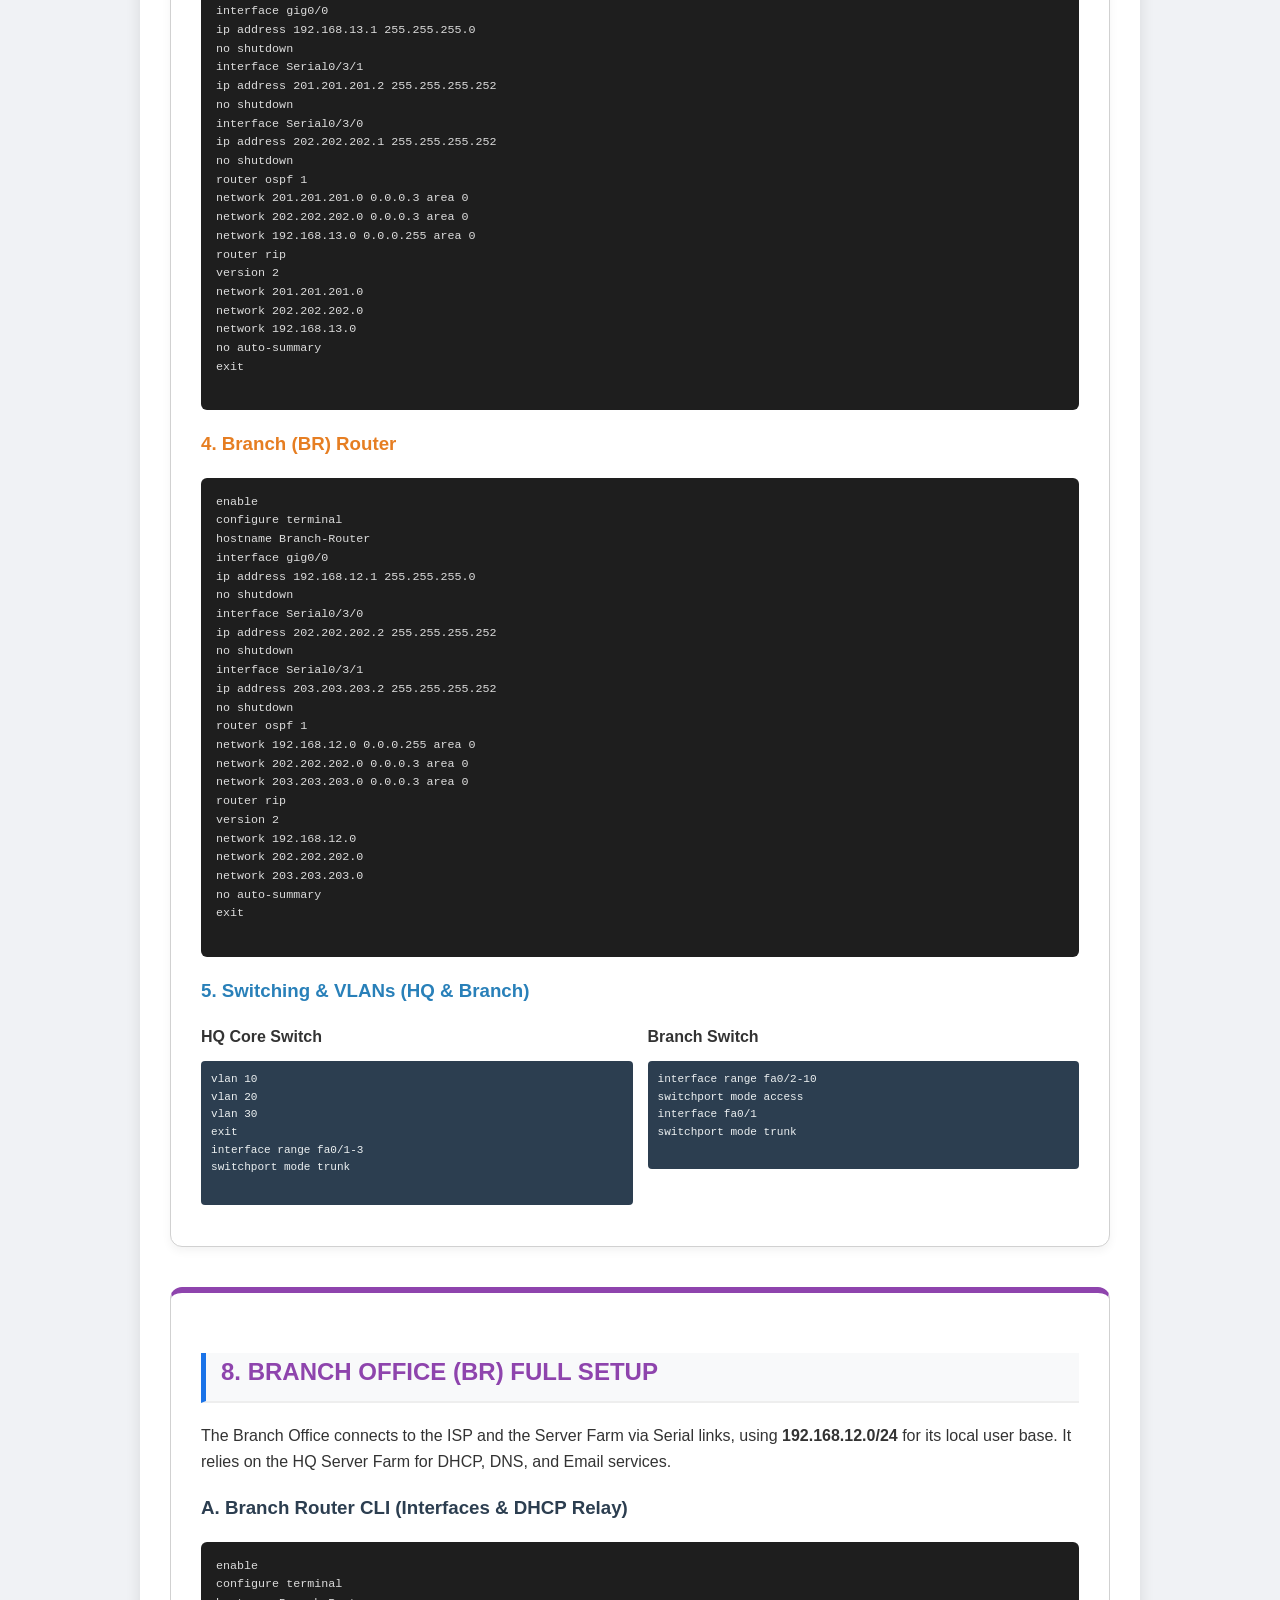
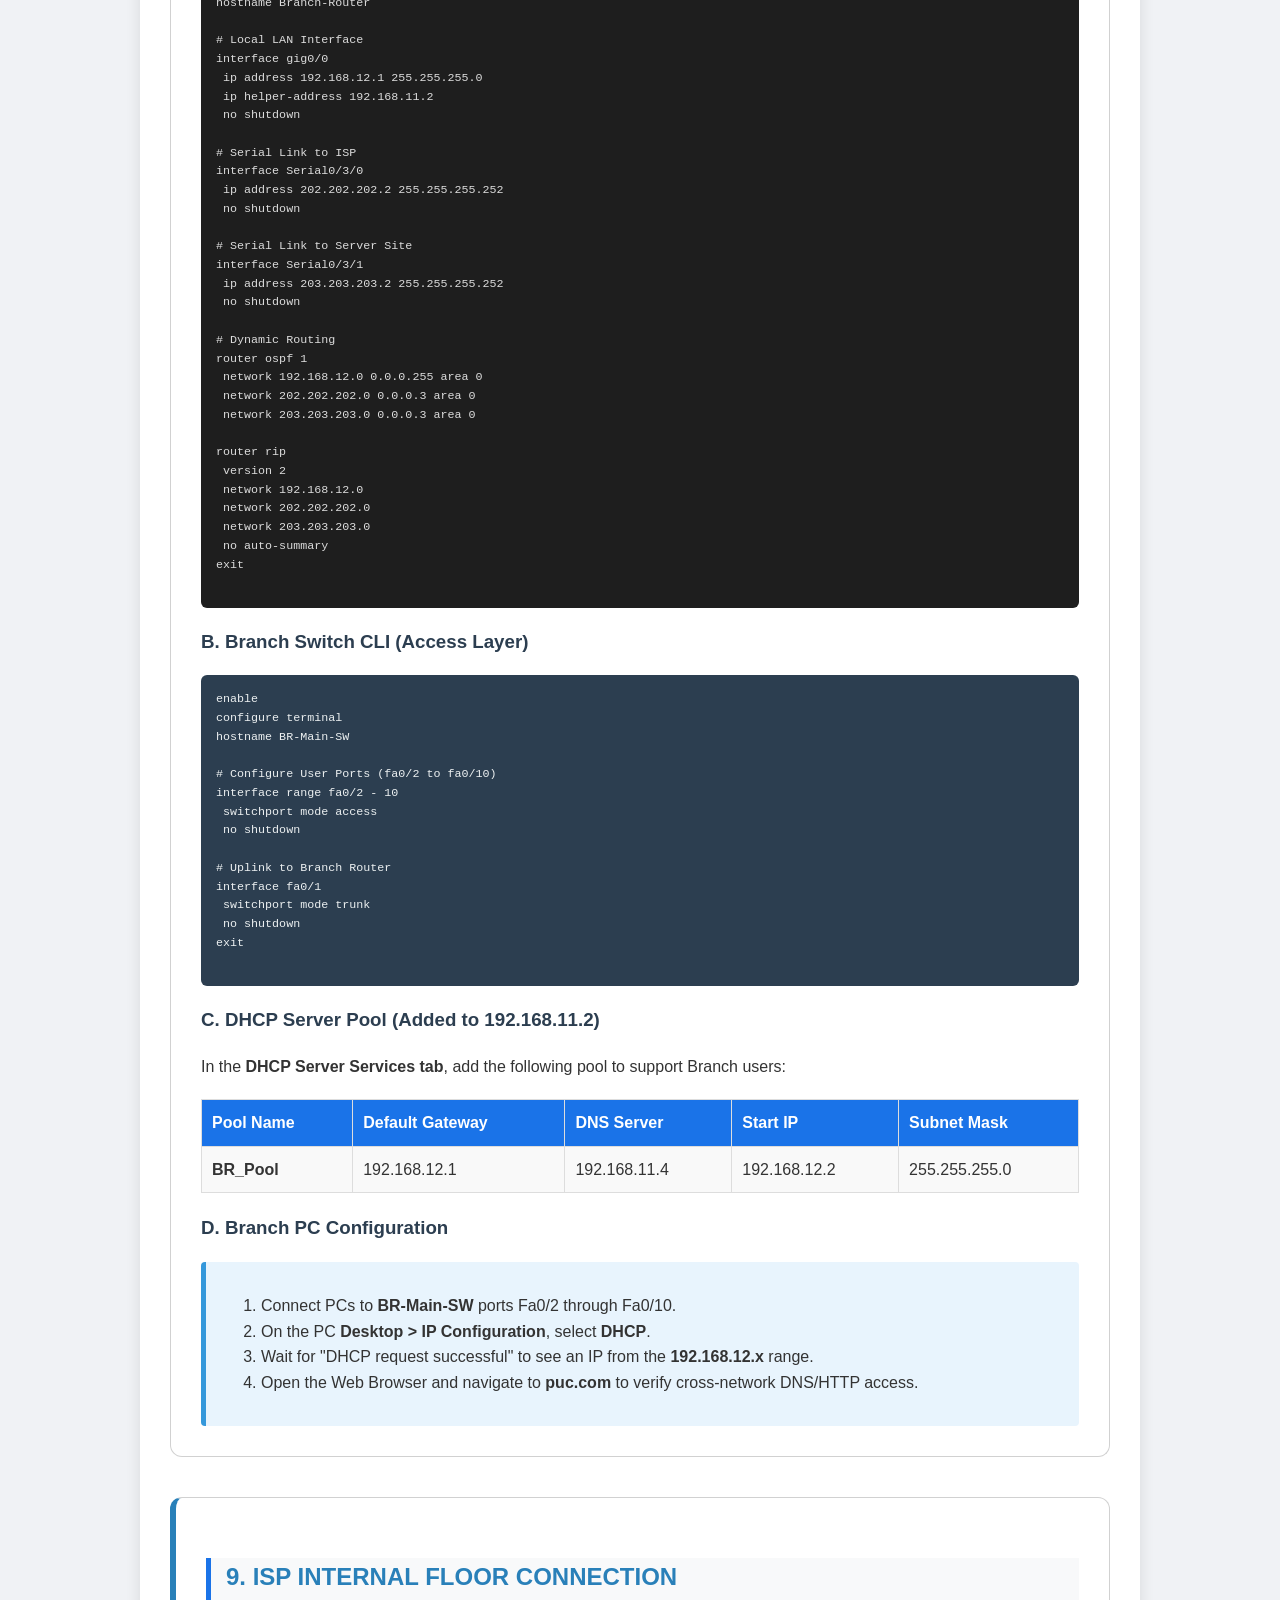
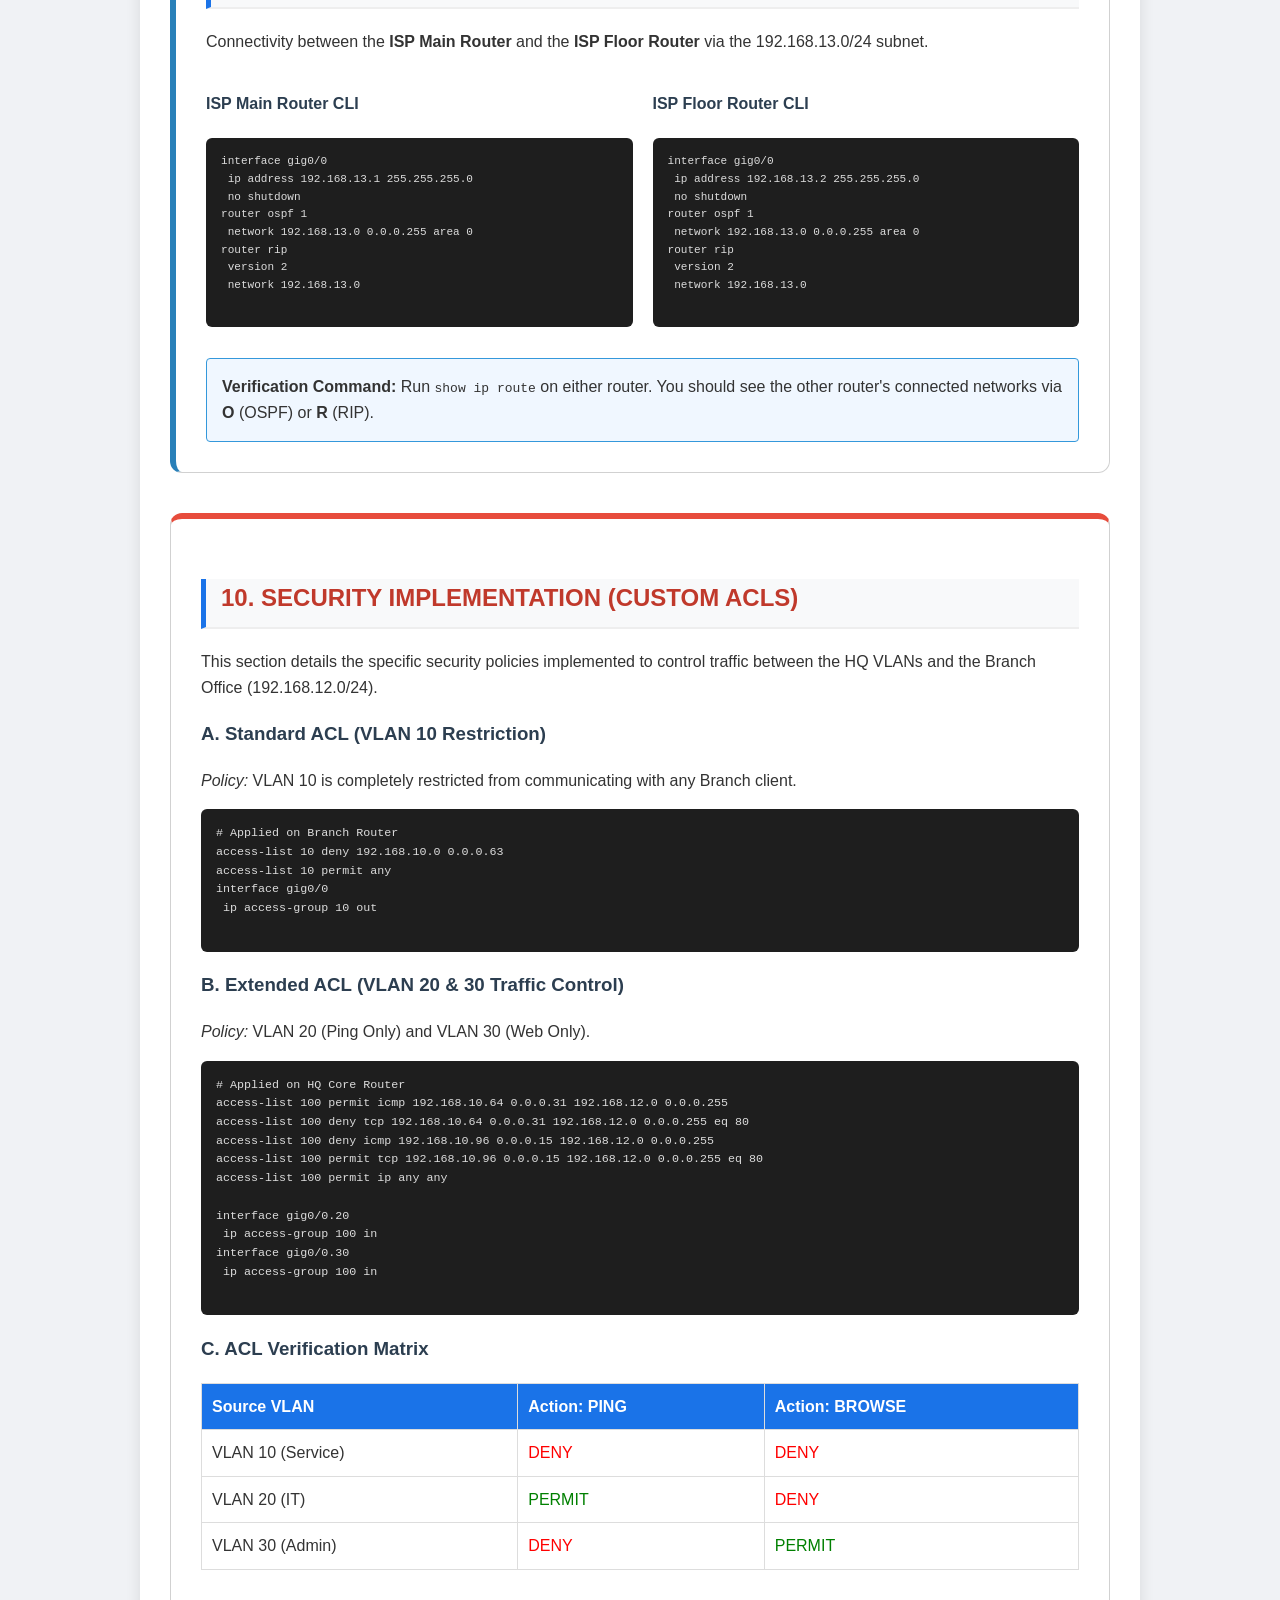
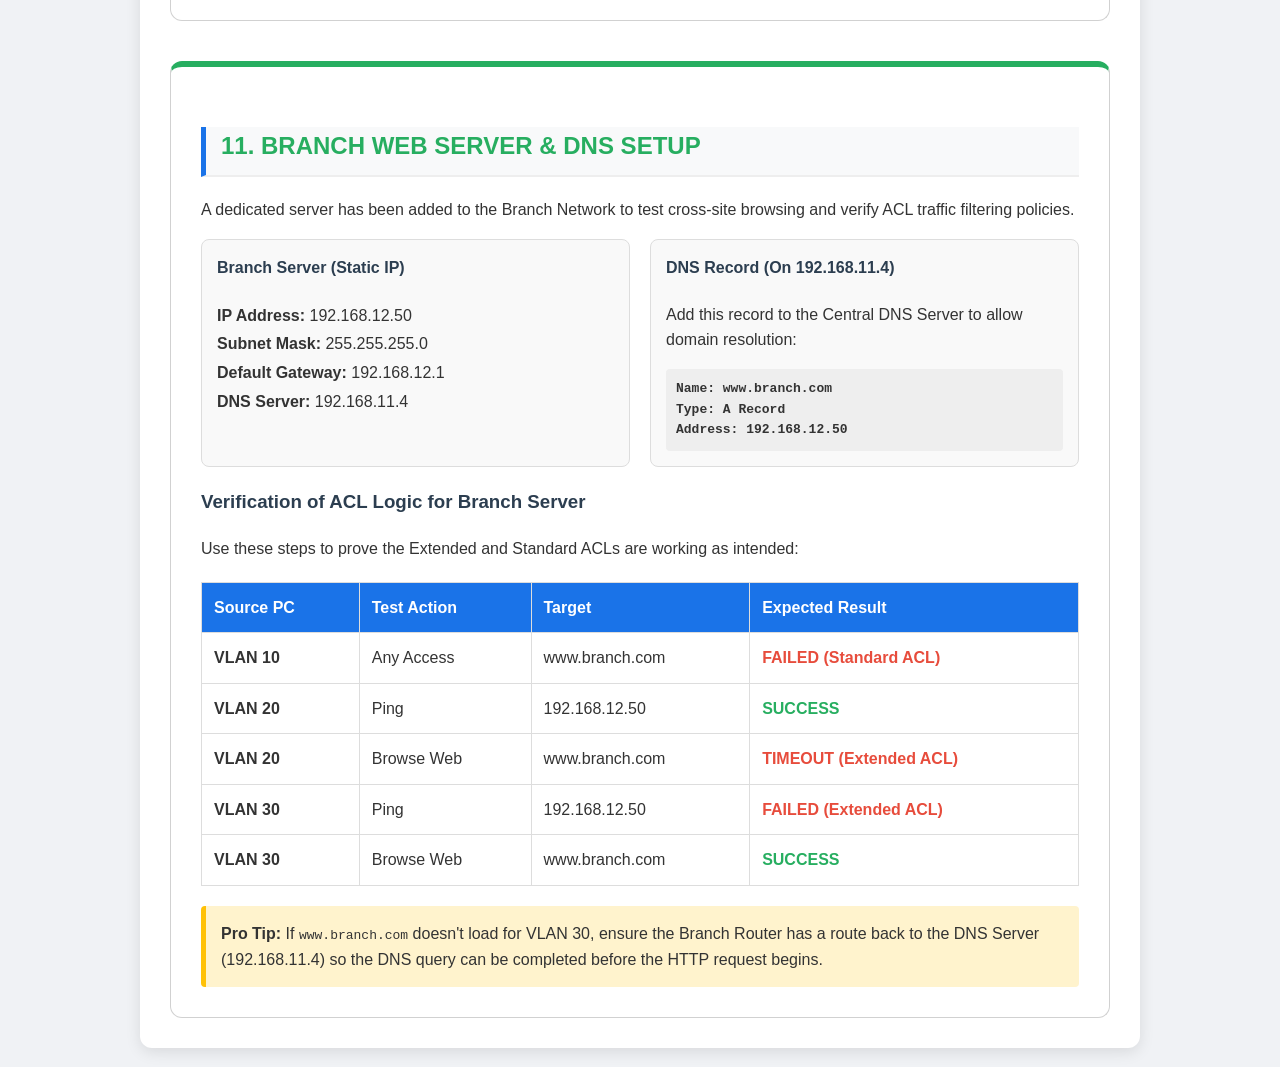
<file: tele-Communication.html>
<!DOCTYPE html>
<html lang="en">
<head>
    <meta charset="UTF-8">
    <meta name="viewport" content="width=device-width, initial-scale=1.0">
    <title>Network Project Documentation - PUC.COM</title>
    <style>
        body { font-family: 'Segoe UI', Tahoma, Geneva, Verdana, sans-serif; line-height: 1.6; color: #333; max-width: 1000px; margin: 0 auto; padding: 20px; background-color: #f0f2f5; }
        .container { background: white; padding: 30px; border-radius: 12px; box-shadow: 0 4px 15px rgba(0,0,0,0.1); }
        h1 { color: #1a73e8; text-align: center; border-bottom: 3px solid #1a73e8; padding-bottom: 10px; }
        h2 { color: #2c3e50; border-left: 5px solid #1a73e8; padding-left: 15px; margin-top: 30px; background: #f8f9fa; }
        table { width: 100%; border-collapse: collapse; margin: 20px 0; }
        th, td { border: 1px solid #dee2e6; padding: 12px; text-align: left; }
        th { background-color: #1a73e8; color: white; }
        pre { background: #272822; color: #f8f8f2; padding: 15px; border-radius: 8px; overflow-x: auto; font-size: 0.9em; }
        .note { background-color: #fff3cd; border: 1px solid #ffeeba; padding: 15px; border-radius: 5px; margin: 10px 0; }
    </style>
</head>
<body>

    <!-- ========== NAVBAR INJECTION ========== -->
<div id="navbar-container"></div>
<script>
    fetch('navbar.html')
        .then(response => response.text())
        .then(data => {
            document.getElementById('navbar-container').innerHTML = data;
            
            // Re-run navbar's initialization after loading
            if (typeof window.initNavbar === 'undefined') {
                // Small delay to ensure DOM is ready
                setTimeout(() => {
                    const navScript = document.querySelector('#navbar-container script');
                    if (navScript) {
                        eval(navScript.textContent);
                    }
                }, 50);
            }
        })
        .catch(error => console.error('Navbar loading error:', error));
</script>
<!-- ========== END NAVBAR ========== -->
<div class="container">
    <h1>Enterprise Network Configuration Guide</h1>

    <h2>1. VLSM Addressing Plan (Network: 192.168.10.0)</h2>
    <table>
        <thead>
            <tr>
                <th>Department</th>
                <th>VLAN</th>
                <th>Hosts</th>
                <th>Network ID</th>
                <th>Subnet Mask</th>
                <th>Usable Range</th>
                <th>Gateway</th>
            </tr>
        </thead>
        <tbody>
            <tr><td>Service</td><td>10</td><td>60</td><td>192.168.10.0</td><td>255.255.255.192</td><td>.2 - .62</td><td>192.168.10.1</td></tr>
            <tr><td>IT-PCS</td><td>20</td><td>20</td><td>192.168.10.64</td><td>255.255.255.224</td><td>.66 - .94</td><td>192.168.10.65</td></tr>
            <tr><td>Admin</td><td>30</td><td>10</td><td>192.168.10.96</td><td>255.255.255.240</td><td>.98 - .110</td><td>192.168.10.97</td></tr>
            <tr><td>Server Farm</td><td>-</td><td>-</td><td>192.168.11.0</td><td>255.255.255.0</td><td>.2 - .254</td><td>192.168.11.1</td></tr>
            <tr><td>Serial Link</td><td>-</td><td>2</td><td>200.200.200.0</td><td>255.255.255.252</td><td>.1 - .2</td><td>N/A</td></tr>
        </tbody>
    </table>

    <h2>2. Router CLI Configuration</h2>
    
    <h3>A. HQ Core Router (Gateway & DHCP Relay)</h3>
    <pre>
enable
configure terminal
hostname HQ-Core-Router

# Sub-interfaces for Inter-VLAN Routing
interface gig0/0.10
 encapsulation dot1Q 10
 ip address 192.168.10.1 255.255.255.192
 ip helper-address 192.168.11.2
 exit

interface gig0/0.20
 encapsulation dot1Q 20
 ip address 192.168.10.65 255.255.255.224
 ip helper-address 192.168.11.2
 exit

interface gig0/0.30
 encapsulation dot1Q 30
 ip address 192.168.10.97 255.255.255.240
 ip helper-address 192.168.11.2
 exit

interface gig0/0
 no shutdown

# Serial Link to Server Site
interface Serial0/3/0
 ip address 200.200.200.1 255.255.255.252
 clock rate 64000
 no shutdown

# Static Route to Server Network
ip route 192.168.11.0 255.255.255.0 200.200.200.2
    </pre>

    <h3>B. Server Core Router</h3>
    <pre>
enable
configure terminal
hostname Server-Router

interface gig0/0
 ip address 192.168.11.1 255.255.255.0
 no shutdown

interface Serial0/3/0
 ip address 200.200.200.2 255.255.255.252
 no shutdown

# Static Route back to HQ Departments
ip route 192.168.10.0 255.255.255.0 200.200.200.1
    </pre>

    <h2>3. Centralized Server Setup (GUI Configuration)</h2>
    <div class="note">Perform these settings in the <strong>Desktop > IP Config</strong> and <strong>Services</strong> tabs of the servers.</div>

    <h3>A. DHCP Server (192.168.11.2)</h3>
    <table>
        <tr><th>Pool Name</th><th>Gateway</th><th>DNS Server</th><th>Start IP</th><th>Subnet Mask</th></tr>
        <tr><td>VLAN10_Service</td><td>192.168.10.1</td><td>192.168.11.4</td><td>192.168.10.2</td><td>255.255.255.192</td></tr>
        <tr><td>VLAN20_IT</td><td>192.168.10.65</td><td>192.168.11.4</td><td>192.168.10.66</td><td>255.255.255.224</td></tr>
        <tr><td>VLAN30_Admin</td><td>192.168.10.97</td><td>192.168.11.4</td><td>192.168.10.98</td><td>255.255.255.240</td></tr>
    </table>

    <h3>B. DNS Server (192.168.11.4)</h3>
    <pre>
Service: ON
Record 1: puc.com -> Type: A Record -> Address: 192.168.11.3
Record 2: mail.puc.com -> Type: A Record -> Address: 192.168.11.2
    </pre>

    <h3>C. Email Server (192.168.11.2)</h3>
    <pre>
Service: SMTP & POP3 ON
Domain Name: puc.com
Users:
1. User: admin | Pass: 123
2. User: it | Pass: 123
3. User: service | Pass: 123
    </pre>

    <h2>4. End-User Device (PC) Setup</h2>
    <div class="note">
        1. Open PC <strong>Desktop > IP Configuration</strong>.<br>
        2. Toggle the radio button from <strong>Static</strong> to <strong>DHCP</strong>.<br>
        3. Ensure the PC receives an IP from its correct subnet (e.g., VLAN 10 should get 192.168.10.X).<br>
        4. In the <strong>Email</strong> app, use: <br>
        - Email: admin@puc.com <br>
        - Incoming/Outgoing Server: 192.168.11.2
    </div>

    <section class="network-setup" style="margin-top: 40px;">
    <div style="background: #ffffff; padding: 25px; border-radius: 12px; border: 1px solid #e0e0e0;">
        <h2 style="color: #d35400; border-bottom: 2px solid #d35400; padding-bottom: 10px;">5. Full Switch & Access Layer Configuration</h2>
        
        <h3>A. HQ Core Switch (Trunking & VLAN Creation)</h3>
        <p>This switch acts as the backbone, connecting Floor 1, Floor 2, and the Core Router.</p>
        <pre style="background: #2c3e50; color: #ecf0f1; padding: 15px; border-radius: 8px; overflow-x: auto;">
enable
configure terminal
hostname HQ-Core-SW

# Create VLAN Database
vlan 10
 name Service
vlan 20
 name IT
vlan 30
 name Admin
exit

# Set Trunking on ports to Router (Fa0/1) and Floor Switches (Fa0/2-3)
interface range fa0/1 - 3
 switchport mode trunk
 switchport trunk native vlan 1
 no shutdown
        </pre>

        <h3>B. HQ Floor Switches (Floor 1 & 2 Access Ports)</h3>
        <p>Run these commands on <strong>both</strong> Floor 1 and Floor 2 switches to assign users to their departments.</p>
        <pre style="background: #2c3e50; color: #ecf0f1; padding: 15px; border-radius: 8px; overflow-x: auto;">
enable
configure terminal
# Create VLANs first so the switch recognizes them
vlan 10
vlan 20
vlan 30
exit

# Assigning Service PCs (60 Hosts)
interface range fa0/3 - 5
 switchport mode access
 switchport access vlan 10

# Assigning IT-PCs (20 Hosts)
interface range fa0/6 - 10
 switchport mode access
 switchport access vlan 20

# Assigning Admin PCs (10 Hosts)
interface range fa0/11 - 15
 switchport mode access
 switchport access vlan 30

# Link back to Core Switch
interface fa0/1
 switchport mode trunk
        </pre>

        <h2 style="color: #2980b9; border-bottom: 2px solid #2980b9; padding-bottom: 10px; margin-top: 40px;">6. Final Network Verification Commands</h2>
        <table style="width:100%; border-collapse:collapse; margin-top:15px;">
            <tr style="background-color: #2980b9; color: white;">
                <th style="padding: 10px; border: 1px solid #ddd;">Verification Task</th>
                <th style="padding: 10px; border: 1px solid #ddd;">CLI Command</th>
                <th style="padding: 10px; border: 1px solid #ddd;">Expected Result</th>
            </tr>
            <tr>
                <td style="padding: 10px; border: 1px solid #ddd;">Check VLANs</td>
                <td style="padding: 10px; border: 1px solid #ddd;"><code>show vlan brief</code></td>
                <td style="padding: 10px; border: 1px solid #ddd;">All ports assigned to 10, 20, 30</td>
            </tr>
            <tr>
                <td style="padding: 10px; border: 1px solid #ddd;">Check Trunking</td>
                <td style="padding: 10px; border: 1px solid #ddd;"><code>show interface trunk</code></td>
                <td style="padding: 10px; border: 1px solid #ddd;">Fa0/1 - Fa0/3 should be "trunking"</td>
            </tr>
            <tr>
                <td style="padding: 10px; border: 1px solid #ddd;">Check DHCP on PC</td>
                <td style="padding: 10px; border: 1px solid #ddd;"><code>ipconfig</code> (CMD)</td>
                <td style="padding: 10px; border: 1px solid #ddd;">Address from 192.168.10.x range</td>
            </tr>
            <tr>
                <td style="padding: 10px; border: 1px solid #ddd;">Check DNS</td>
                <td style="padding: 10px; border: 1px solid #ddd;"><code>nslookup puc.com</code></td>
                <td style="padding: 10px; border: 1px solid #ddd;">Resolves to 192.168.11.3</td>
            </tr>
        </table>

        <div style="margin-top: 20px; padding: 15px; background: #e8f4fd; border-left: 5px solid #3498db;">
            <strong>💡 Presentation Note:</strong> During the live demo, show the <code>ip helper-address</code> on the router sub-interfaces. This is what allows the Broadcast DHCP packets to cross the router to the 192.168.11.2 server.
        </div>
    </div>
</section>


<section class="full-network-setup" style="margin-top: 40px; font-family: sans-serif;">
    <div style="background: #ffffff; padding: 30px; border-radius: 12px; border: 1px solid #d1d1d1; box-shadow: 0 4px 10px rgba(0,0,0,0.05);">
        <h2 style="color: #2c3e50; border-bottom: 3px solid #3498db; padding-bottom: 10px; text-transform: uppercase;">Core Network Infrastructure & Routing</h2>

        <h3 style="color: #e67e22; margin-top: 25px;">1. HQ Core Router (Gateway & Routing)</h3>
        <pre style="background: #1e1e1e; color: #dcdcdc; padding: 15px; border-radius: 6px; overflow-x: auto;">
enable
configure terminal
hostname HQ-Core-Router
interface gig0/0
no shutdown
interface gig0/0.10
encapsulation dot1Q 10
ip address 192.168.10.1 255.255.255.192
ip helper-address 192.168.11.2
interface gig0/0.20
encapsulation dot1Q 20
ip address 192.168.10.65 255.255.255.224
ip helper-address 192.168.11.2
interface gig0/0.30
encapsulation dot1Q 30
ip address 192.168.10.97 255.255.255.240
ip helper-address 192.168.11.2
exit
interface Serial0/3/0
ip address 200.200.200.1 255.255.255.252
clock rate 64000
no shutdown
interface Serial0/3/1
ip address 201.201.201.1 255.255.255.252
no shutdown
router ospf 1
network 192.168.10.0 0.0.0.255 area 0
network 200.200.200.0 0.0.0.3 area 0
network 201.201.201.0 0.0.0.3 area 0
router rip
version 2
network 192.168.10.0
network 200.200.200.0
network 201.201.201.0
no auto-summary
exit
        </pre>

        <h3 style="color: #e67e22;">2. Server Core Router</h3>
        <pre style="background: #1e1e1e; color: #dcdcdc; padding: 15px; border-radius: 6px; overflow-x: auto;">
enable
configure terminal
hostname Server-Core-Router
interface gig0/0
ip address 192.168.11.1 255.255.255.0
no shutdown
interface Serial0/3/0
ip address 200.200.200.2 255.255.255.252
no shutdown
interface Serial0/3/1
ip address 203.203.203.1 255.255.255.252
no shutdown
router ospf 1
network 192.168.11.0 0.0.0.255 area 0
network 200.200.200.0 0.0.0.3 area 0
network 203.203.203.0 0.0.0.3 area 0
router rip
version 2
network 192.168.11.0
network 200.200.200.0
network 203.203.203.0
no auto-summary
exit
        </pre>

        <h3 style="color: #e67e22;">3. ISP Router</h3>
        <pre style="background: #1e1e1e; color: #dcdcdc; padding: 15px; border-radius: 6px; overflow-x: auto;">
enable
configure terminal
hostname ISP-Router
interface gig0/0
ip address 192.168.13.1 255.255.255.0
no shutdown
interface Serial0/3/1
ip address 201.201.201.2 255.255.255.252
no shutdown
interface Serial0/3/0
ip address 202.202.202.1 255.255.255.252
no shutdown
router ospf 1
network 201.201.201.0 0.0.0.3 area 0
network 202.202.202.0 0.0.0.3 area 0
network 192.168.13.0 0.0.0.255 area 0
router rip
version 2
network 201.201.201.0
network 202.202.202.0
network 192.168.13.0
no auto-summary
exit
        </pre>

        <h3 style="color: #e67e22;">4. Branch (BR) Router</h3>
        <pre style="background: #1e1e1e; color: #dcdcdc; padding: 15px; border-radius: 6px; overflow-x: auto;">
enable
configure terminal
hostname Branch-Router
interface gig0/0
ip address 192.168.12.1 255.255.255.0
no shutdown
interface Serial0/3/0
ip address 202.202.202.2 255.255.255.252
no shutdown
interface Serial0/3/1
ip address 203.203.203.2 255.255.255.252
no shutdown
router ospf 1
network 192.168.12.0 0.0.0.255 area 0
network 202.202.202.0 0.0.0.3 area 0
network 203.203.203.0 0.0.0.3 area 0
router rip
version 2
network 192.168.12.0
network 202.202.202.0
network 203.203.203.0
no auto-summary
exit
        </pre>

        <h3 style="color: #2980b9;">5. Switching & VLANs (HQ & Branch)</h3>
        <div style="display: grid; grid-template-columns: 1fr 1fr; gap: 15px;">
            <div>
                <strong style="display:block; margin-bottom:5px;">HQ Core Switch</strong>
                <pre style="background: #2c3e50; color: #ecf0f1; padding: 10px; border-radius: 4px; font-size: 0.85em;">
vlan 10
vlan 20
vlan 30
exit
interface range fa0/1-3
switchport mode trunk
                </pre>
            </div>
            <div>
                <strong style="display:block; margin-bottom:5px;">Branch Switch</strong>
                <pre style="background: #2c3e50; color: #ecf0f1; padding: 10px; border-radius: 4px; font-size: 0.85em;">
interface range fa0/2-10
switchport mode access
interface fa0/1
switchport mode trunk
                </pre>
            </div>
        </div>
    </div>
</section>

<section class="branch-setup" style="margin-top: 40px; font-family: 'Segoe UI', Tahoma, sans-serif;">
    <div style="background: #ffffff; padding: 30px; border-radius: 12px; border: 1px solid #d1d1d1; border-top: 6px solid #8e44ad;">
        <h2 style="color: #8e44ad; text-transform: uppercase; border-bottom: 2px solid #eee; padding-bottom: 10px;">8. Branch Office (BR) Full Setup</h2>
        
        <p>The Branch Office connects to the ISP and the Server Farm via Serial links, using <strong>192.168.12.0/24</strong> for its local user base. It relies on the HQ Server Farm for DHCP, DNS, and Email services.</p>

        <h3 style="color: #2c3e50;">A. Branch Router CLI (Interfaces & DHCP Relay)</h3>
        <pre style="background: #1e1e1e; color: #dcdcdc; padding: 15px; border-radius: 6px; overflow-x: auto;">
enable
configure terminal
hostname Branch-Router

# Local LAN Interface
interface gig0/0
 ip address 192.168.12.1 255.255.255.0
 ip helper-address 192.168.11.2
 no shutdown

# Serial Link to ISP
interface Serial0/3/0
 ip address 202.202.202.2 255.255.255.252
 no shutdown

# Serial Link to Server Site
interface Serial0/3/1
 ip address 203.203.203.2 255.255.255.252
 no shutdown

# Dynamic Routing
router ospf 1
 network 192.168.12.0 0.0.0.255 area 0
 network 202.202.202.0 0.0.0.3 area 0
 network 203.203.203.0 0.0.0.3 area 0

router rip
 version 2
 network 192.168.12.0
 network 202.202.202.0
 network 203.203.203.0
 no auto-summary
exit
        </pre>

        <h3 style="color: #2c3e50;">B. Branch Switch CLI (Access Layer)</h3>
        <pre style="background: #2c3e50; color: #ecf0f1; padding: 15px; border-radius: 6px; overflow-x: auto;">
enable
configure terminal
hostname BR-Main-SW

# Configure User Ports (fa0/2 to fa0/10)
interface range fa0/2 - 10
 switchport mode access
 no shutdown

# Uplink to Branch Router
interface fa0/1
 switchport mode trunk
 no shutdown
exit
        </pre>

        <h3 style="color: #2c3e50;">C. DHCP Server Pool (Added to 192.168.11.2)</h3>
        <p>In the <strong>DHCP Server Services tab</strong>, add the following pool to support Branch users:</p>
        <table style="width: 100%; border-collapse: collapse; background: #f9f9f9;">
            <tr style="background: #8e44ad; color: white;">
                <th style="padding: 10px; border: 1px solid #ddd;">Pool Name</th>
                <th style="padding: 10px; border: 1px solid #ddd;">Default Gateway</th>
                <th style="padding: 10px; border: 1px solid #ddd;">DNS Server</th>
                <th style="padding: 10px; border: 1px solid #ddd;">Start IP</th>
                <th style="padding: 10px; border: 1px solid #ddd;">Subnet Mask</th>
            </tr>
            <tr>
                <td style="padding: 10px; border: 1px solid #ddd;"><strong>BR_Pool</strong></td>
                <td style="padding: 10px; border: 1px solid #ddd;">192.168.12.1</td>
                <td style="padding: 10px; border: 1px solid #ddd;">192.168.11.4</td>
                <td style="padding: 10px; border: 1px solid #ddd;">192.168.12.2</td>
                <td style="padding: 10px; border: 1px solid #ddd;">255.255.255.0</td>
            </tr>
        </table>

        <h3 style="color: #2c3e50;">D. Branch PC Configuration</h3>
        <div style="background: #e8f4fd; padding: 15px; border-left: 5px solid #3498db; border-radius: 4px;">
            <ol>
                <li>Connect PCs to <strong>BR-Main-SW</strong> ports Fa0/2 through Fa0/10.</li>
                <li>On the PC <strong>Desktop > IP Configuration</strong>, select <strong>DHCP</strong>.</li>
                <li>Wait for "DHCP request successful" to see an IP from the <strong>192.168.12.x</strong> range.</li>
                <li>Open the Web Browser and navigate to <strong>puc.com</strong> to verify cross-network DNS/HTTP access.</li>
            </ol>
        </div>
    </div>
</section>

<section class="isp-internal-setup" style="margin-top: 40px; font-family: 'Segoe UI', sans-serif;">
    <div style="background: #ffffff; padding: 30px; border-radius: 12px; border: 1px solid #d1d1d1; border-left: 6px solid #2980b9;">
        <h2 style="color: #2980b9; text-transform: uppercase; border-bottom: 2px solid #eee; padding-bottom: 10px;">9. ISP Internal Floor Connection</h2>
        
        <p>Connectivity between the <strong>ISP Main Router</strong> and the <strong>ISP Floor Router</strong> via the 192.168.13.0/24 subnet.</p>

        <div style="display: grid; grid-template-columns: 1fr 1fr; gap: 20px;">
            <div>
                <h4 style="color: #2c3e50;">ISP Main Router CLI</h4>
                <pre style="background: #1e1e1e; color: #dcdcdc; padding: 15px; border-radius: 6px; font-size: 0.85em;">
interface gig0/0
 ip address 192.168.13.1 255.255.255.0
 no shutdown
router ospf 1
 network 192.168.13.0 0.0.0.255 area 0
router rip
 version 2
 network 192.168.13.0
                </pre>
            </div>
            <div>
                <h4 style="color: #2c3e50;">ISP Floor Router CLI</h4>
                <pre style="background: #1e1e1e; color: #dcdcdc; padding: 15px; border-radius: 6px; font-size: 0.85em;">
interface gig0/0
 ip address 192.168.13.2 255.255.255.0
 no shutdown
router ospf 1
 network 192.168.13.0 0.0.0.255 area 0
router rip
 version 2
 network 192.168.13.0
                </pre>
            </div>
        </div>

        <div style="margin-top: 20px; padding: 15px; background: #f0f7ff; border-radius: 4px; border: 1px solid #3498db;">
            <strong>Verification Command:</strong> Run <code>show ip route</code> on either router. You should see the other router's connected networks via <strong>O</strong> (OSPF) or <strong>R</strong> (RIP).
        </div>
    </div>
</section>

<section class="custom-acl" style="margin-top: 40px; font-family: 'Segoe UI', sans-serif;">
    <div style="background: #ffffff; padding: 30px; border-radius: 12px; border: 1px solid #d1d1d1; border-top: 6px solid #e74c3c;">
        <h2 style="color: #c0392b; text-transform: uppercase; border-bottom: 2px solid #eee; padding-bottom: 10px;">10. Security Implementation (Custom ACLs)</h2>
        
        <p>This section details the specific security policies implemented to control traffic between the HQ VLANs and the Branch Office (192.168.12.0/24).</p>

        <h3 style="color: #2c3e50;">A. Standard ACL (VLAN 10 Restriction)</h3>
        <p><em>Policy:</em> VLAN 10 is completely restricted from communicating with any Branch client.</p>
        <pre style="background: #1e1e1e; color: #dcdcdc; padding: 15px; border-radius: 6px;">
# Applied on Branch Router
access-list 10 deny 192.168.10.0 0.0.0.63
access-list 10 permit any
interface gig0/0
 ip access-group 10 out
        </pre>

        <h3 style="color: #2c3e50;">B. Extended ACL (VLAN 20 & 30 Traffic Control)</h3>
        <p><em>Policy:</em> VLAN 20 (Ping Only) and VLAN 30 (Web Only).</p>
        <pre style="background: #1e1e1e; color: #dcdcdc; padding: 15px; border-radius: 6px;">
# Applied on HQ Core Router
access-list 100 permit icmp 192.168.10.64 0.0.0.31 192.168.12.0 0.0.0.255
access-list 100 deny tcp 192.168.10.64 0.0.0.31 192.168.12.0 0.0.0.255 eq 80
access-list 100 deny icmp 192.168.10.96 0.0.0.15 192.168.12.0 0.0.0.255
access-list 100 permit tcp 192.168.10.96 0.0.0.15 192.168.12.0 0.0.0.255 eq 80
access-list 100 permit ip any any

interface gig0/0.20
 ip access-group 100 in
interface gig0/0.30
 ip access-group 100 in
        </pre>

        <h3 style="color: #2c3e50;">C. ACL Verification Matrix</h3>
        <table style="width: 100%; border-collapse: collapse; margin-top: 10px; text-align: center;">
            <tr style="background: #c0392b; color: white;">
                <th style="padding: 10px; border: 1px solid #ddd;">Source VLAN</th>
                <th style="padding: 10px; border: 1px solid #ddd;">Action: PING</th>
                <th style="padding: 10px; border: 1px solid #ddd;">Action: BROWSE</th>
            </tr>
            <tr>
                <td style="padding: 10px; border: 1px solid #ddd;">VLAN 10 (Service)</td>
                <td style="padding: 10px; border: 1px solid #ddd; color: red;">DENY</td>
                <td style="padding: 10px; border: 1px solid #ddd; color: red;">DENY</td>
            </tr>
            <tr>
                <td style="padding: 10px; border: 1px solid #ddd;">VLAN 20 (IT)</td>
                <td style="padding: 10px; border: 1px solid #ddd; color: green;">PERMIT</td>
                <td style="padding: 10px; border: 1px solid #ddd; color: red;">DENY</td>
            </tr>
            <tr>
                <td style="padding: 10px; border: 1px solid #ddd;">VLAN 30 (Admin)</td>
                <td style="padding: 10px; border: 1px solid #ddd; color: red;">DENY</td>
                <td style="padding: 10px; border: 1px solid #ddd; color: green;">PERMIT</td>
            </tr>
        </table>
    </div>
</section>

<section class="branch-server-setup" style="margin-top: 40px; font-family: 'Segoe UI', sans-serif;">
    <div style="background: #ffffff; padding: 30px; border-radius: 12px; border: 1px solid #d1d1d1; border-top: 6px solid #27ae60;">
        <h2 style="color: #27ae60; text-transform: uppercase; border-bottom: 2px solid #eee; padding-bottom: 10px;">11. Branch Web Server & DNS Setup</h2>
        
        <p>A dedicated server has been added to the Branch Network to test cross-site browsing and verify ACL traffic filtering policies.</p>

        <div style="display: grid; grid-template-columns: 1fr 1fr; gap: 20px; margin-bottom: 20px;">
            <div style="background: #f9f9f9; padding: 15px; border-radius: 8px; border: 1px solid #ddd;">
                <h4 style="color: #2c3e50; margin-top: 0;">Branch Server (Static IP)</h4>
                <ul style="list-style: none; padding: 0; line-height: 1.8;">
                    <li><strong>IP Address:</strong> 192.168.12.50</li>
                    <li><strong>Subnet Mask:</strong> 255.255.255.0</li>
                    <li><strong>Default Gateway:</strong> 192.168.12.1</li>
                    <li><strong>DNS Server:</strong> 192.168.11.4</li>
                </ul>
            </div>

            <div style="background: #f9f9f9; padding: 15px; border-radius: 8px; border: 1px solid #ddd;">
                <h4 style="color: #2c3e50; margin-top: 0;">DNS Record (On 192.168.11.4)</h4>
                <p>Add this record to the Central DNS Server to allow domain resolution:</p>
                <code style="display: block; background: #eee; padding: 10px; border-radius: 4px; font-weight: bold;">
                    Name: www.branch.com<br>
                    Type: A Record<br>
                    Address: 192.168.12.50
                </code>
            </div>
        </div>

        <h3 style="color: #2c3e50;">Verification of ACL Logic for Branch Server</h3>
        <p>Use these steps to prove the Extended and Standard ACLs are working as intended:</p>
        
        <table style="width: 100%; border-collapse: collapse; text-align: left;">
            <tr style="background: #2c3e50; color: white;">
                <th style="padding: 12px; border: 1px solid #ddd;">Source PC</th>
                <th style="padding: 12px; border: 1px solid #ddd;">Test Action</th>
                <th style="padding: 12px; border: 1px solid #ddd;">Target</th>
                <th style="padding: 12px; border: 1px solid #ddd;">Expected Result</th>
            </tr>
            <tr>
                <td style="padding: 12px; border: 1px solid #ddd;"><strong>VLAN 10</strong></td>
                <td style="padding: 12px; border: 1px solid #ddd;">Any Access</td>
                <td style="padding: 12px; border: 1px solid #ddd;">www.branch.com</td>
                <td style="padding: 12px; border: 1px solid #ddd; color: #e74c3c; font-weight: bold;">FAILED (Standard ACL)</td>
            </tr>
            <tr>
                <td style="padding: 12px; border: 1px solid #ddd;"><strong>VLAN 20</strong></td>
                <td style="padding: 12px; border: 1px solid #ddd;">Ping</td>
                <td style="padding: 12px; border: 1px solid #ddd;">192.168.12.50</td>
                <td style="padding: 12px; border: 1px solid #ddd; color: #27ae60; font-weight: bold;">SUCCESS</td>
            </tr>
            <tr>
                <td style="padding: 12px; border: 1px solid #ddd;"><strong>VLAN 20</strong></td>
                <td style="padding: 12px; border: 1px solid #ddd;">Browse Web</td>
                <td style="padding: 12px; border: 1px solid #ddd;">www.branch.com</td>
                <td style="padding: 12px; border: 1px solid #ddd; color: #e74c3c; font-weight: bold;">TIMEOUT (Extended ACL)</td>
            </tr>
            <tr>
                <td style="padding: 12px; border: 1px solid #ddd;"><strong>VLAN 30</strong></td>
                <td style="padding: 12px; border: 1px solid #ddd;">Ping</td>
                <td style="padding: 12px; border: 1px solid #ddd;">192.168.12.50</td>
                <td style="padding: 12px; border: 1px solid #ddd; color: #e74c3c; font-weight: bold;">FAILED (Extended ACL)</td>
            </tr>
            <tr>
                <td style="padding: 12px; border: 1px solid #ddd;"><strong>VLAN 30</strong></td>
                <td style="padding: 12px; border: 1px solid #ddd;">Browse Web</td>
                <td style="padding: 12px; border: 1px solid #ddd;">www.branch.com</td>
                <td style="padding: 12px; border: 1px solid #ddd; color: #27ae60; font-weight: bold;">SUCCESS</td>
            </tr>
        </table>

        <div style="margin-top: 20px; padding: 15px; background: #fff3cd; border-left: 5px solid #ffc107; border-radius: 4px;">
            <strong>Pro Tip:</strong> If <code>www.branch.com</code> doesn't load for VLAN 30, ensure the Branch Router has a route back to the DNS Server (192.168.11.4) so the DNS query can be completed before the HTTP request begins.
        </div>
    </div>
</section>

</div>
</body>
</html>
</file>
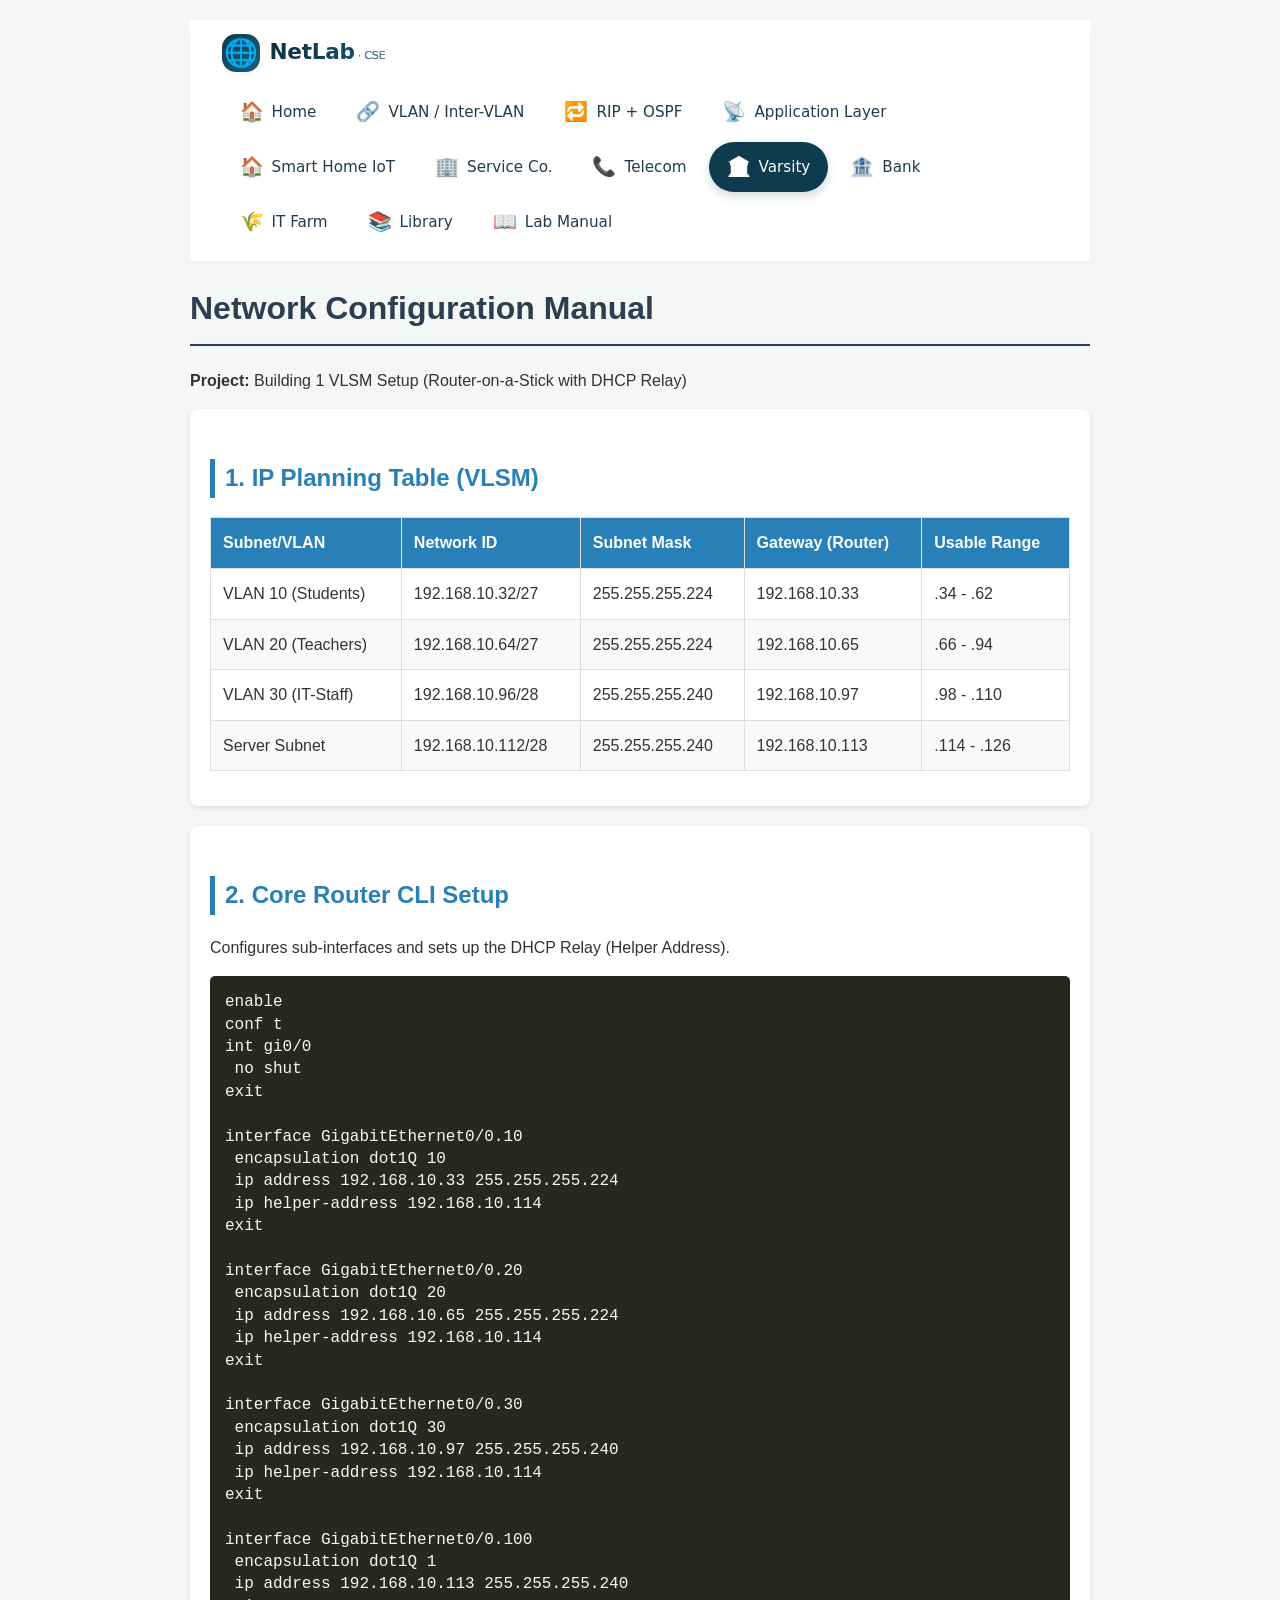
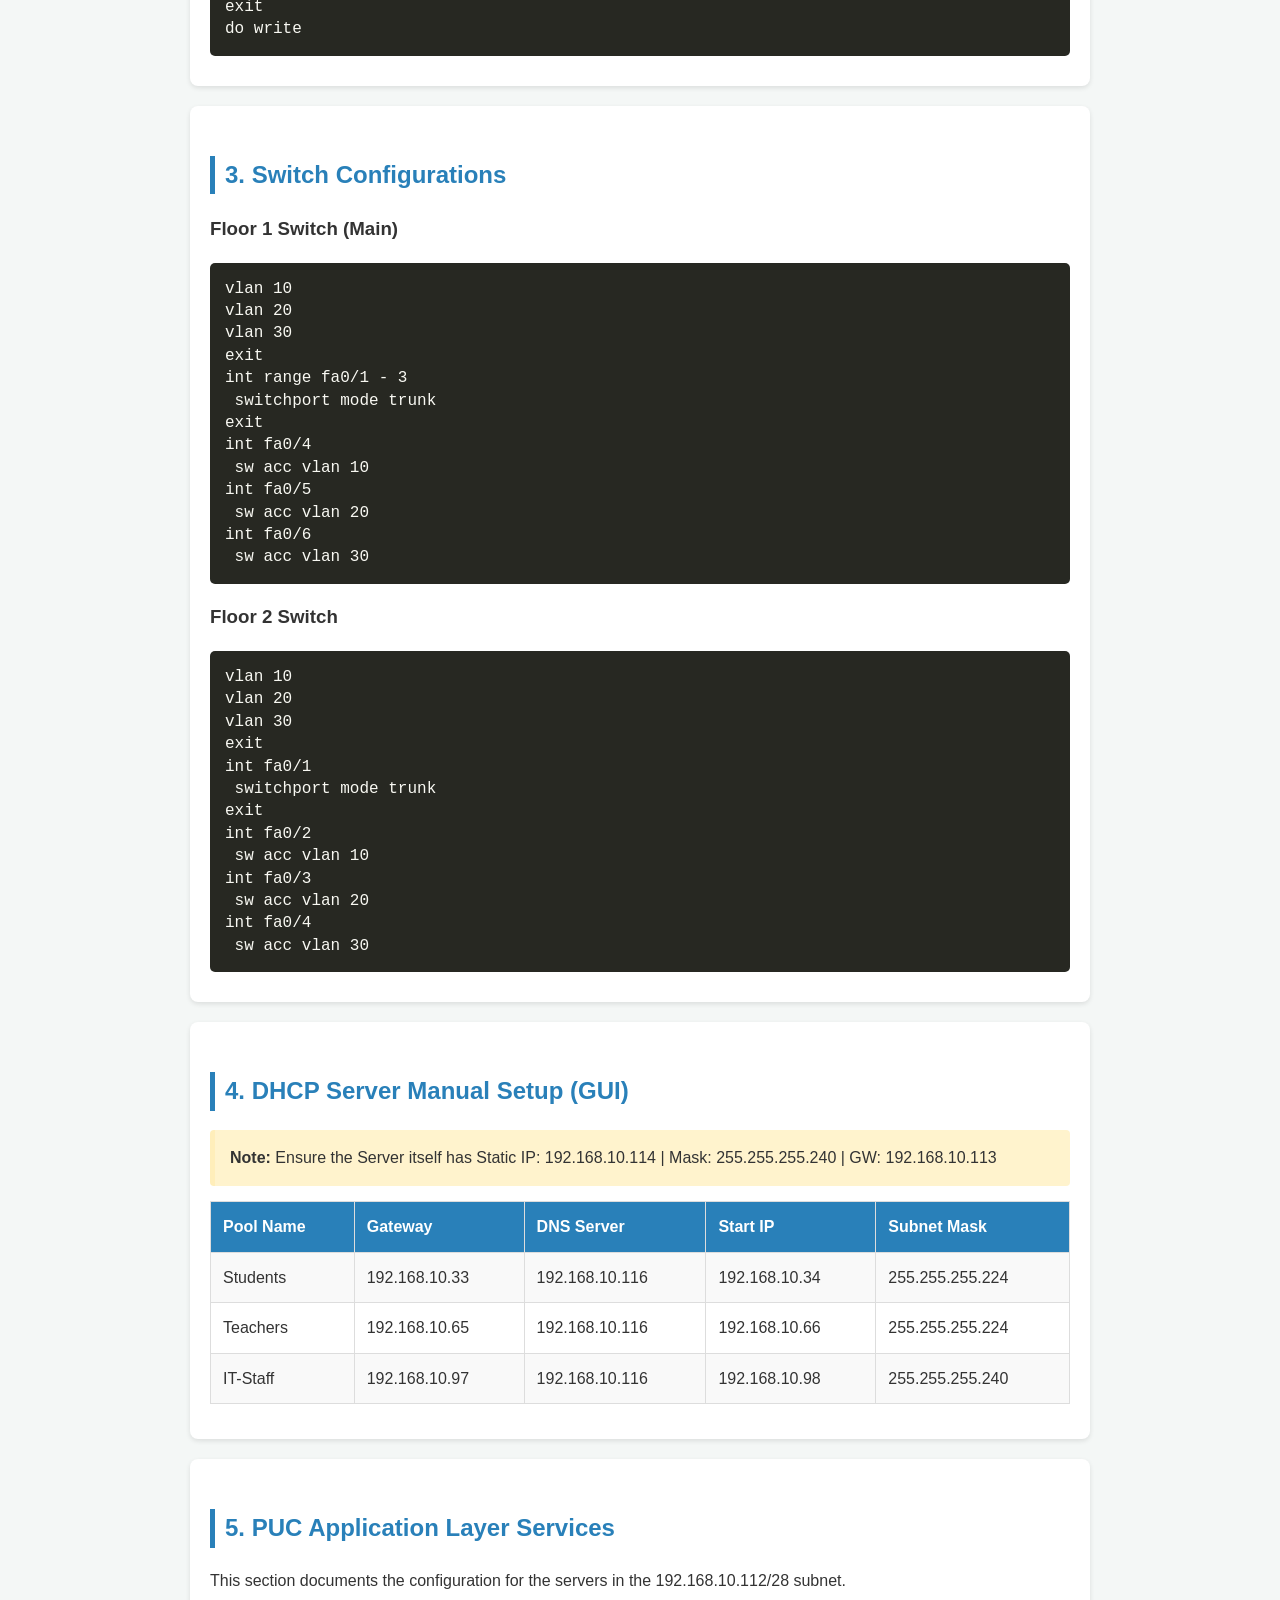
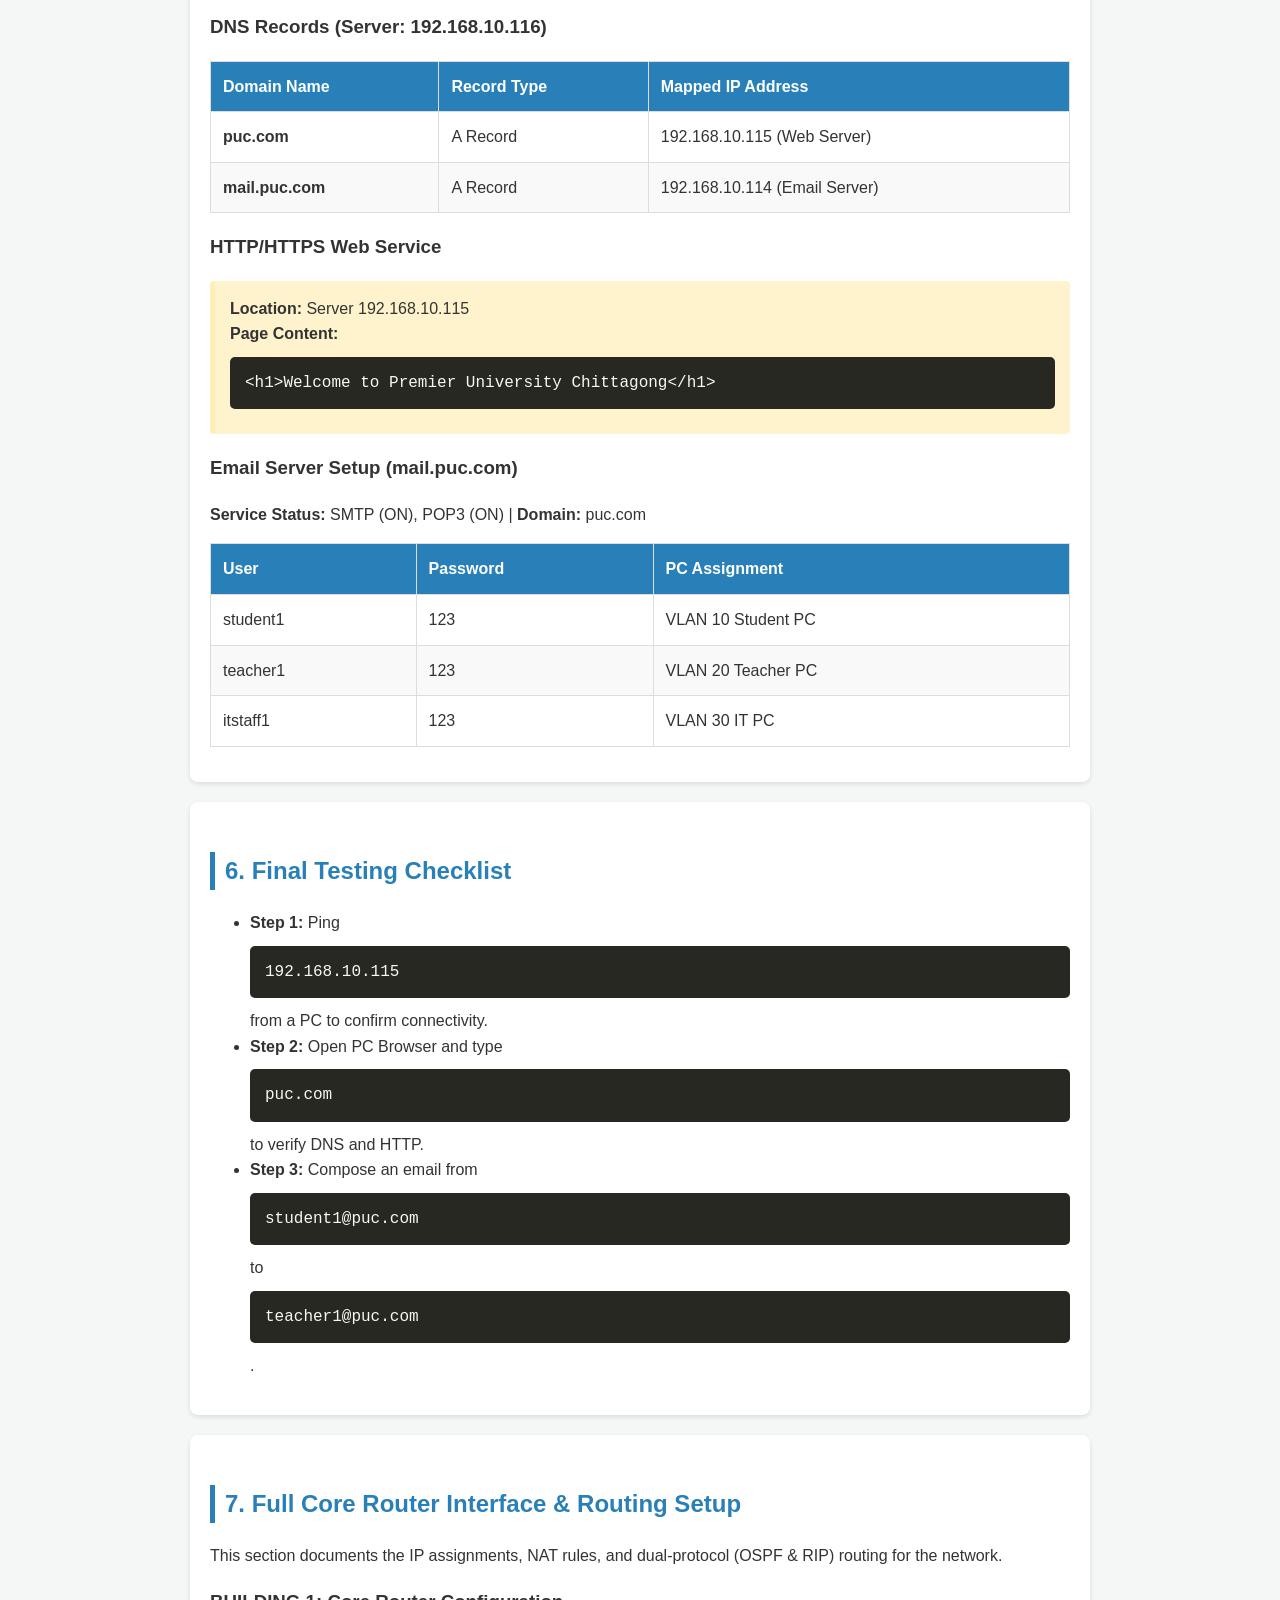
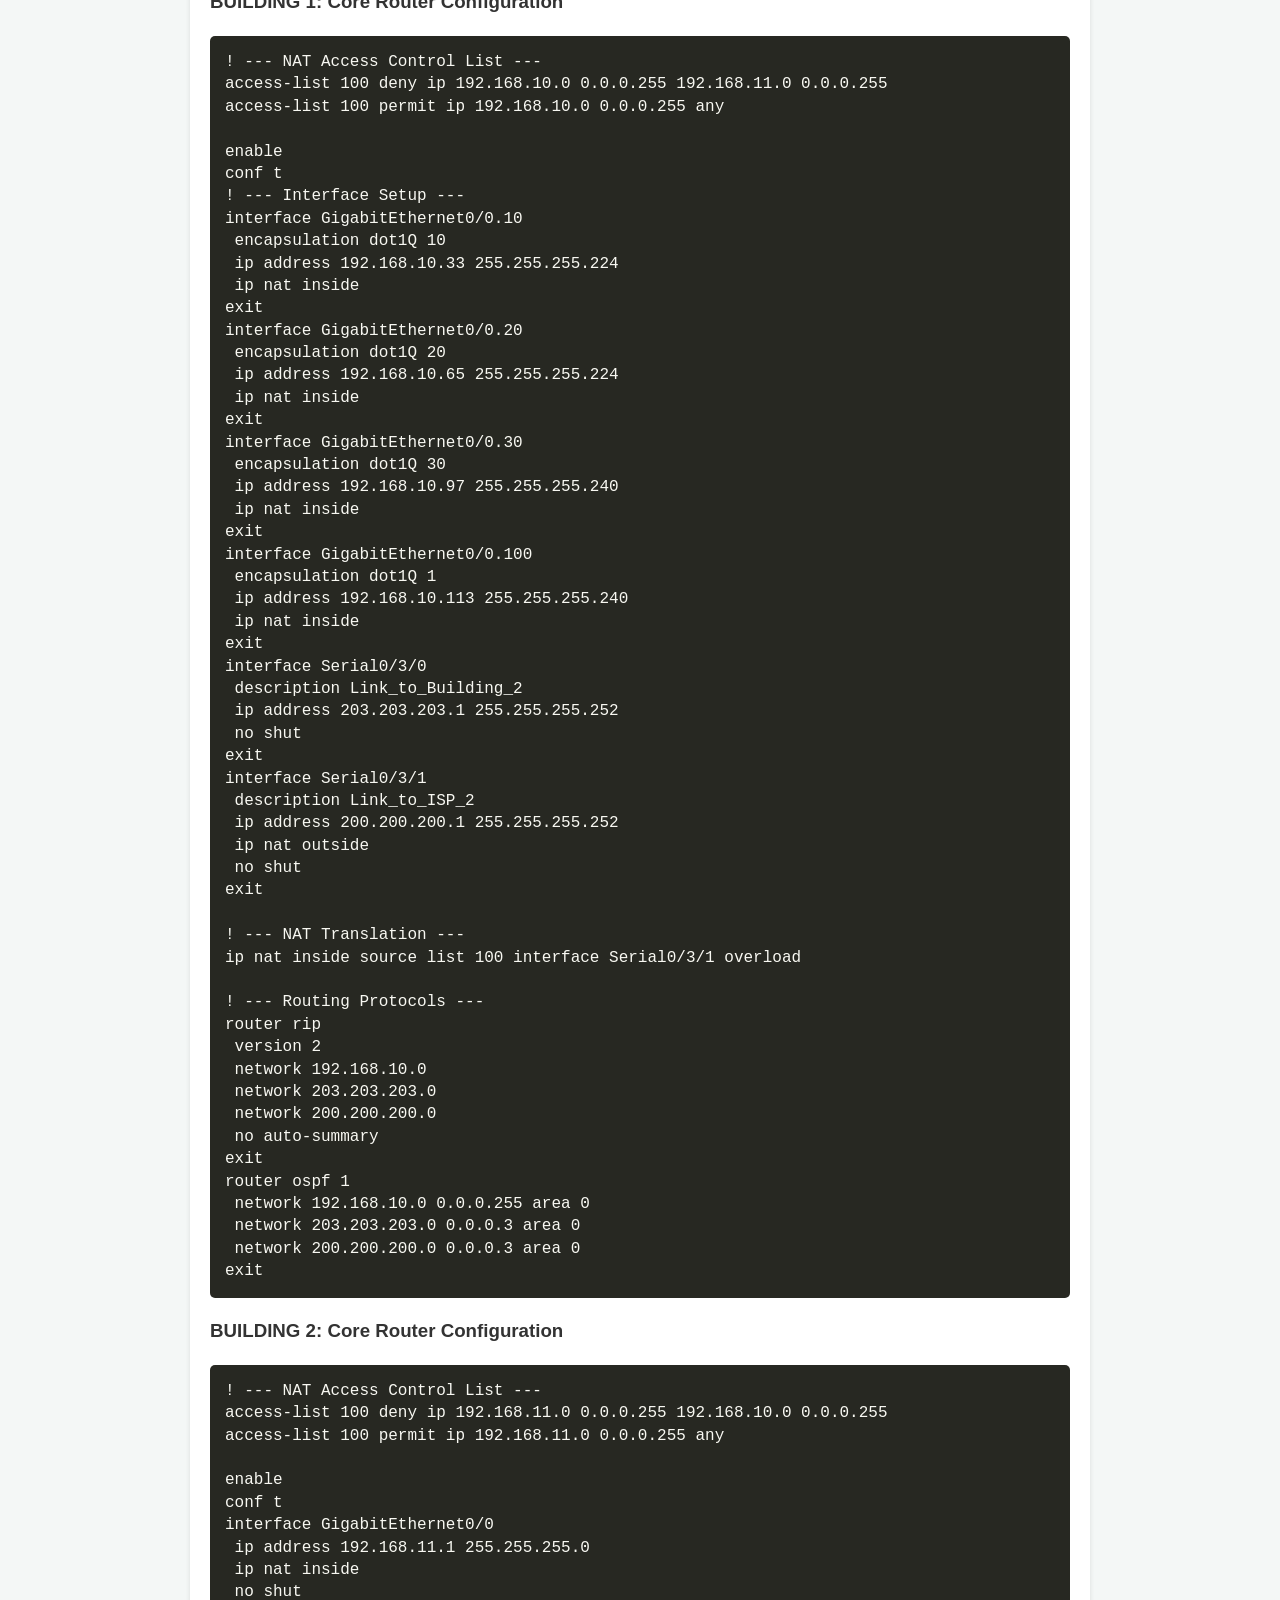
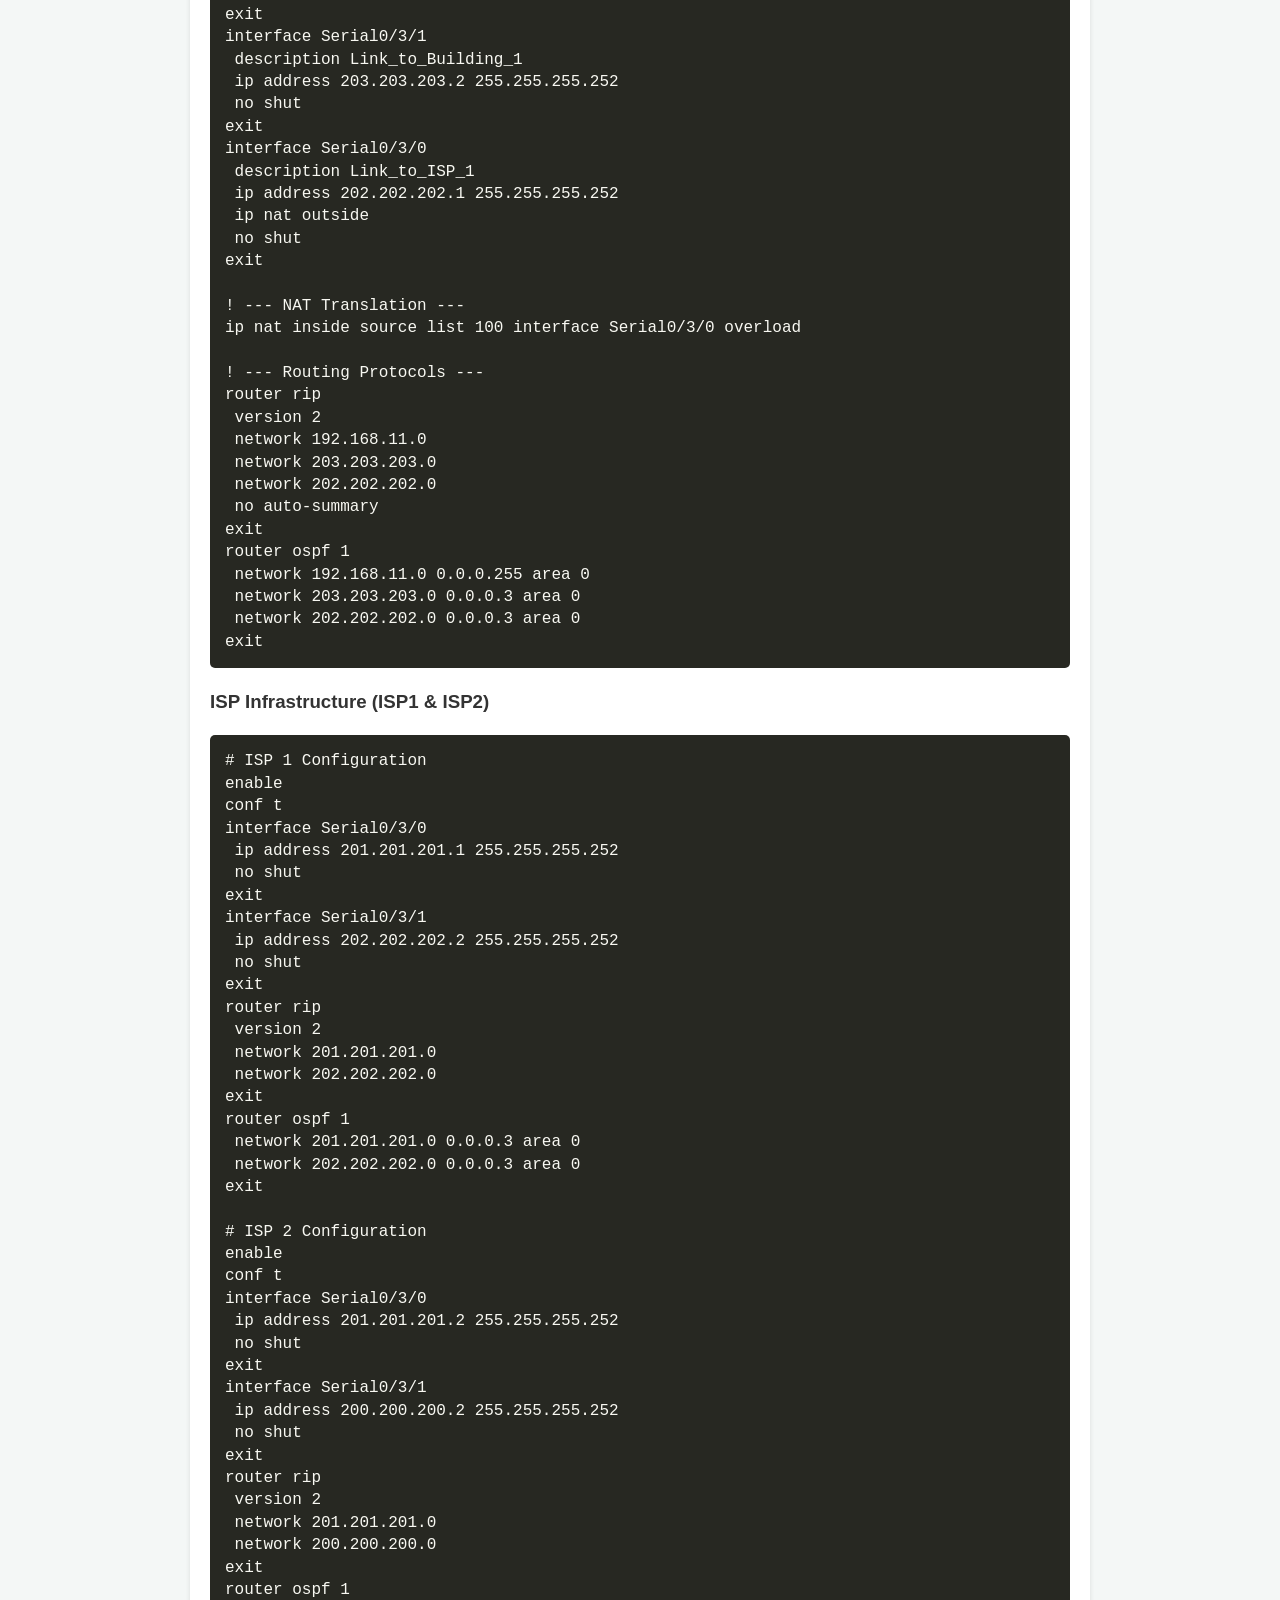
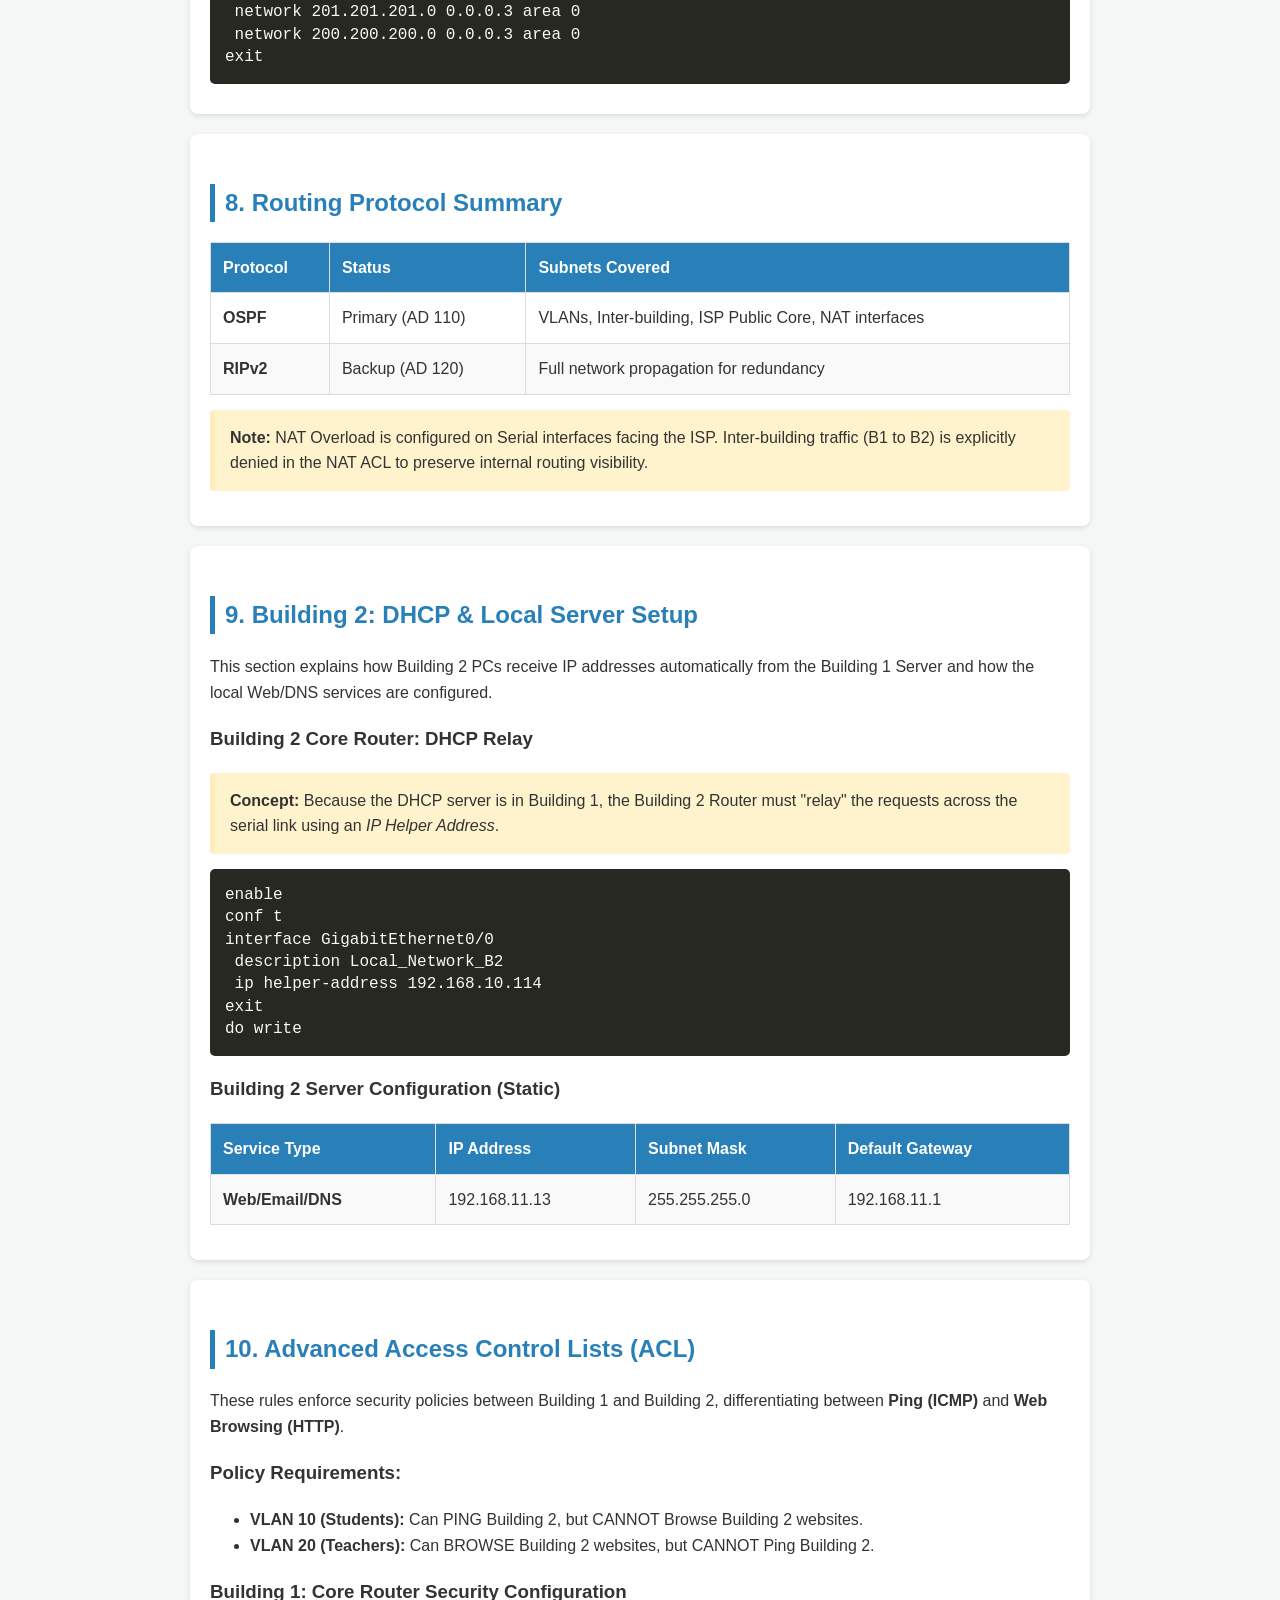
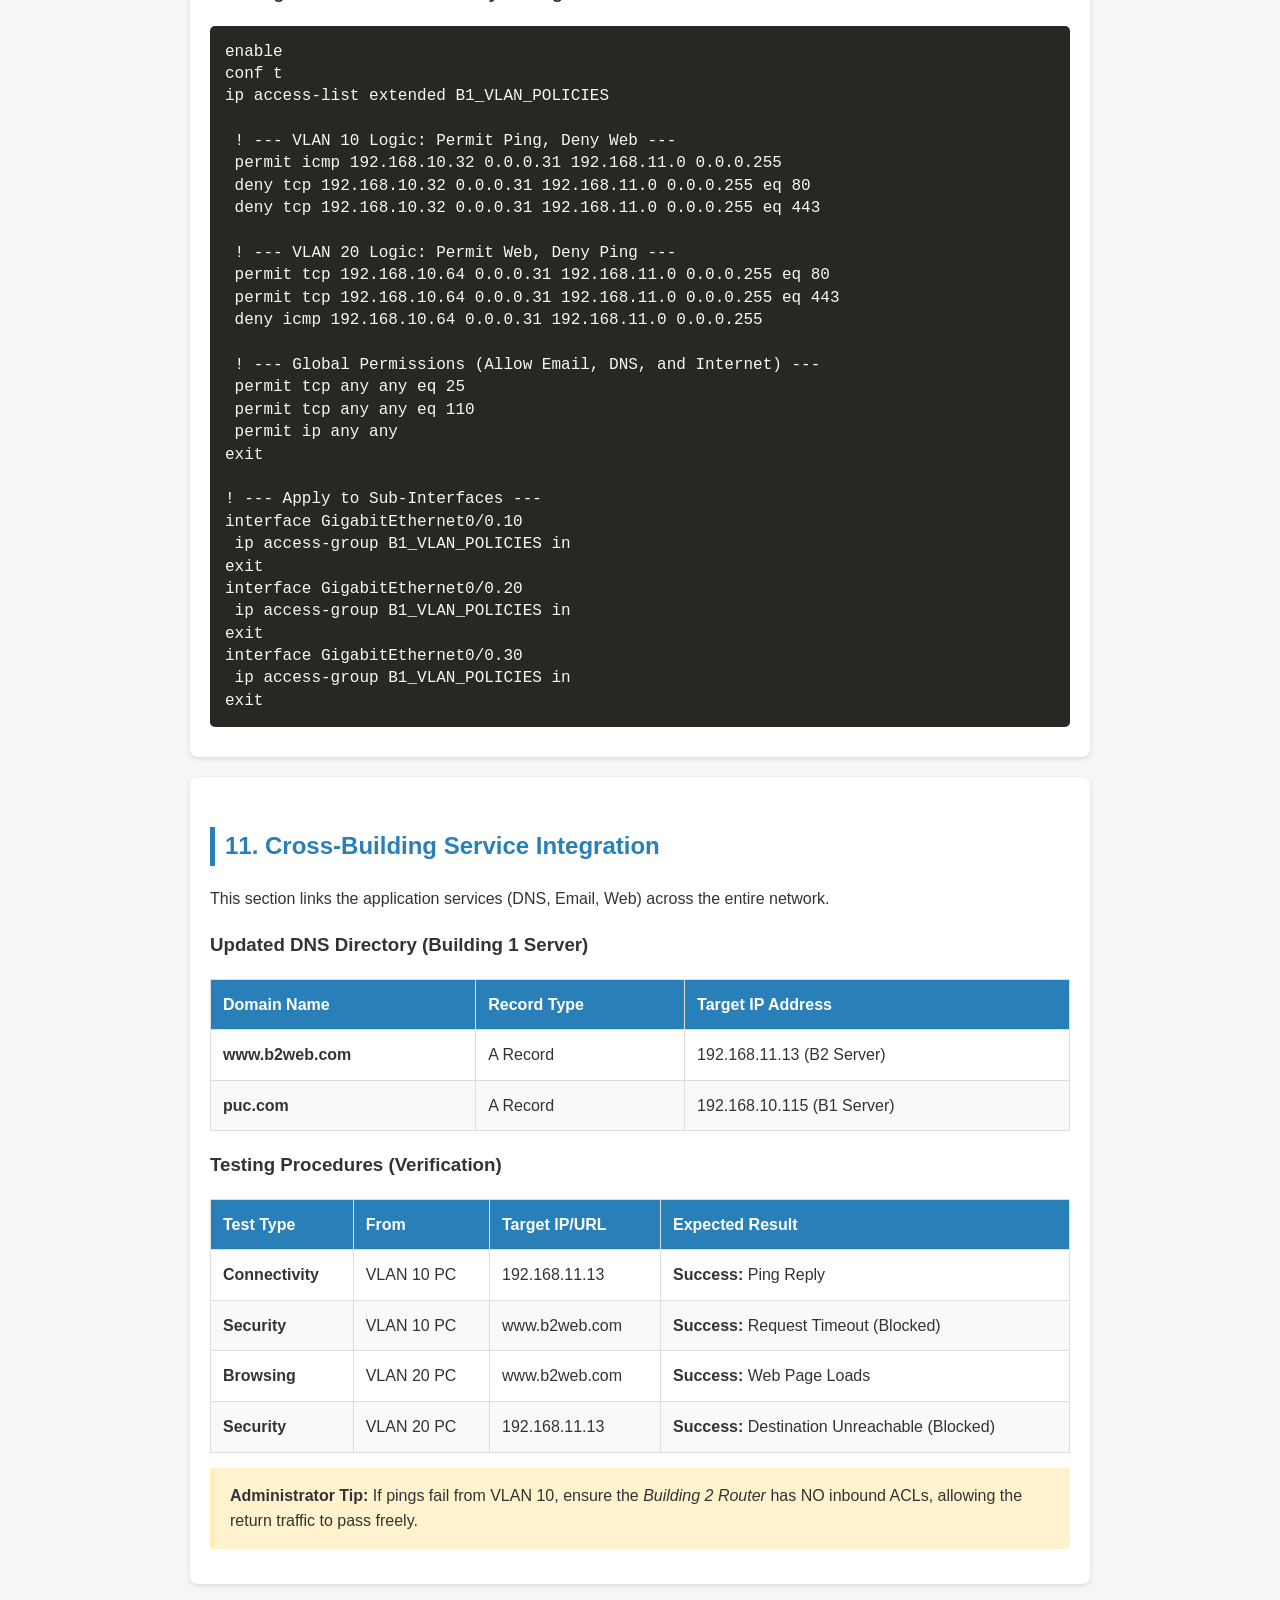
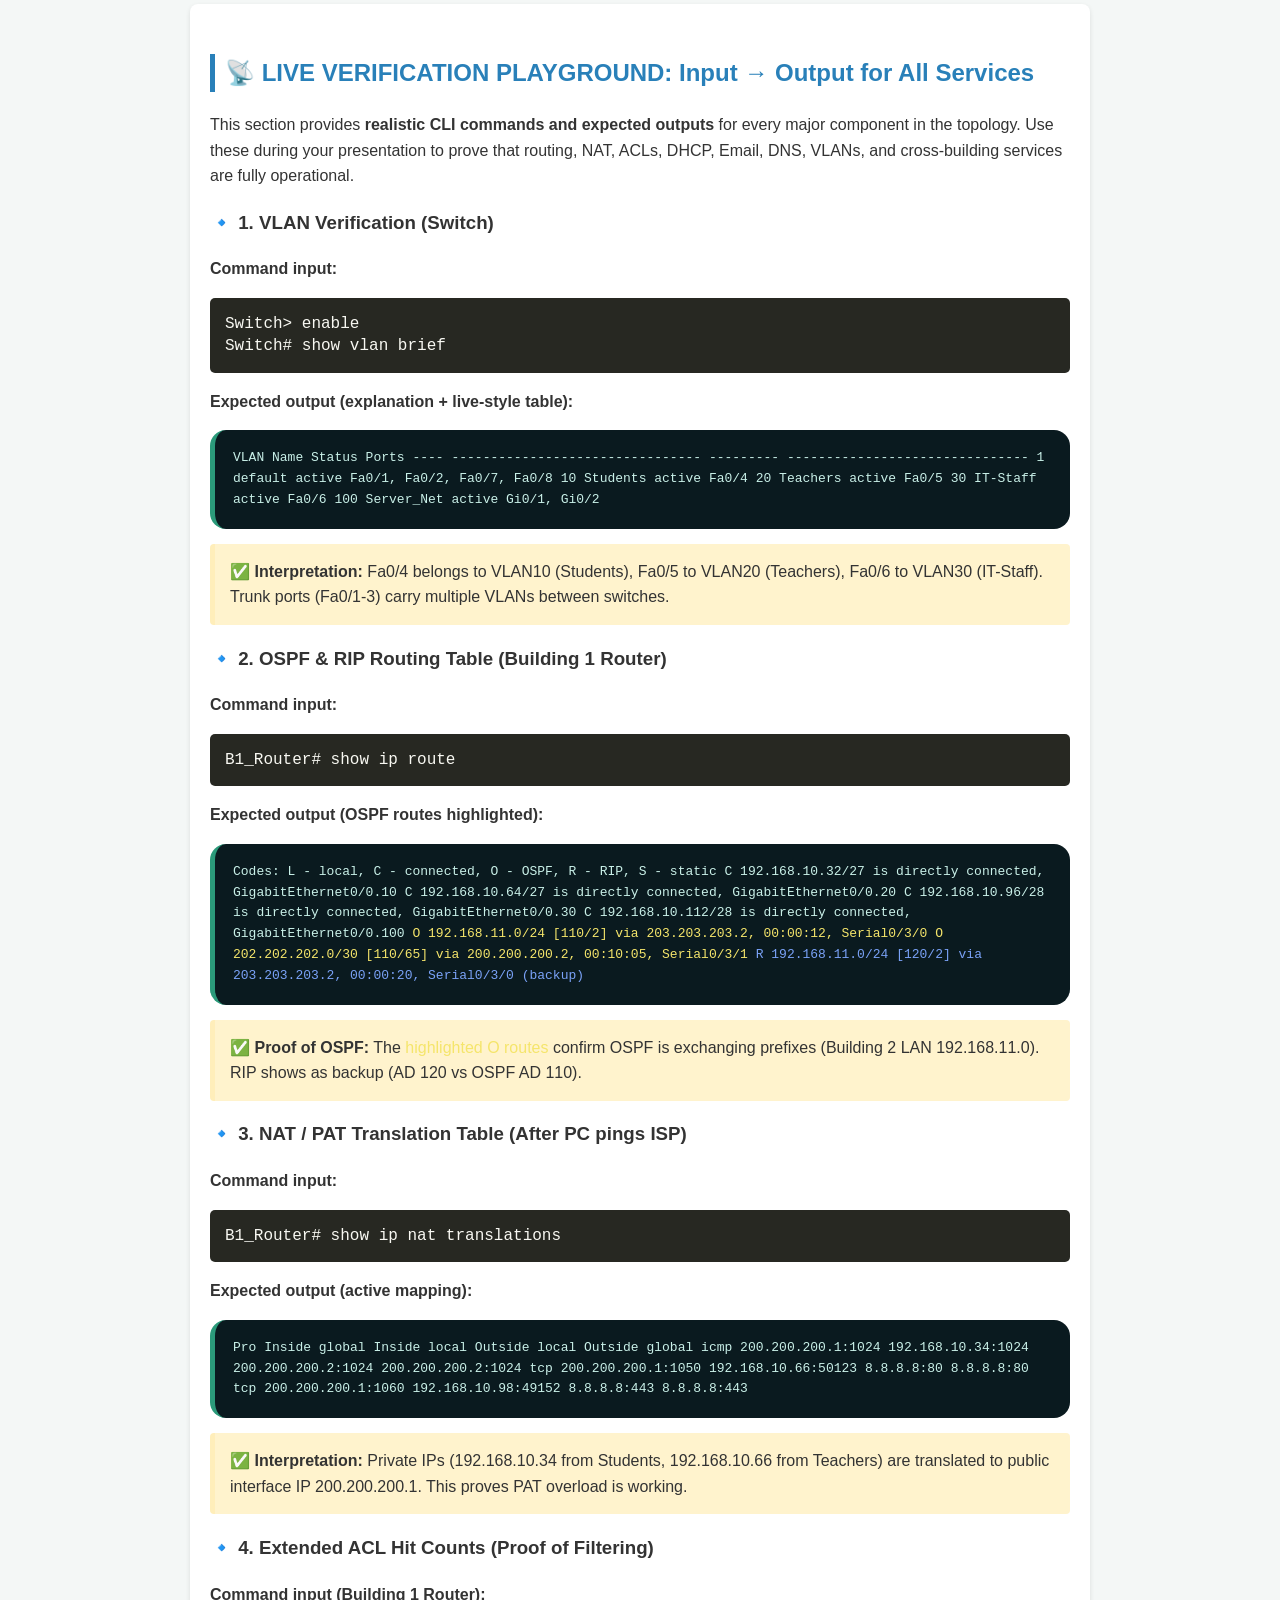
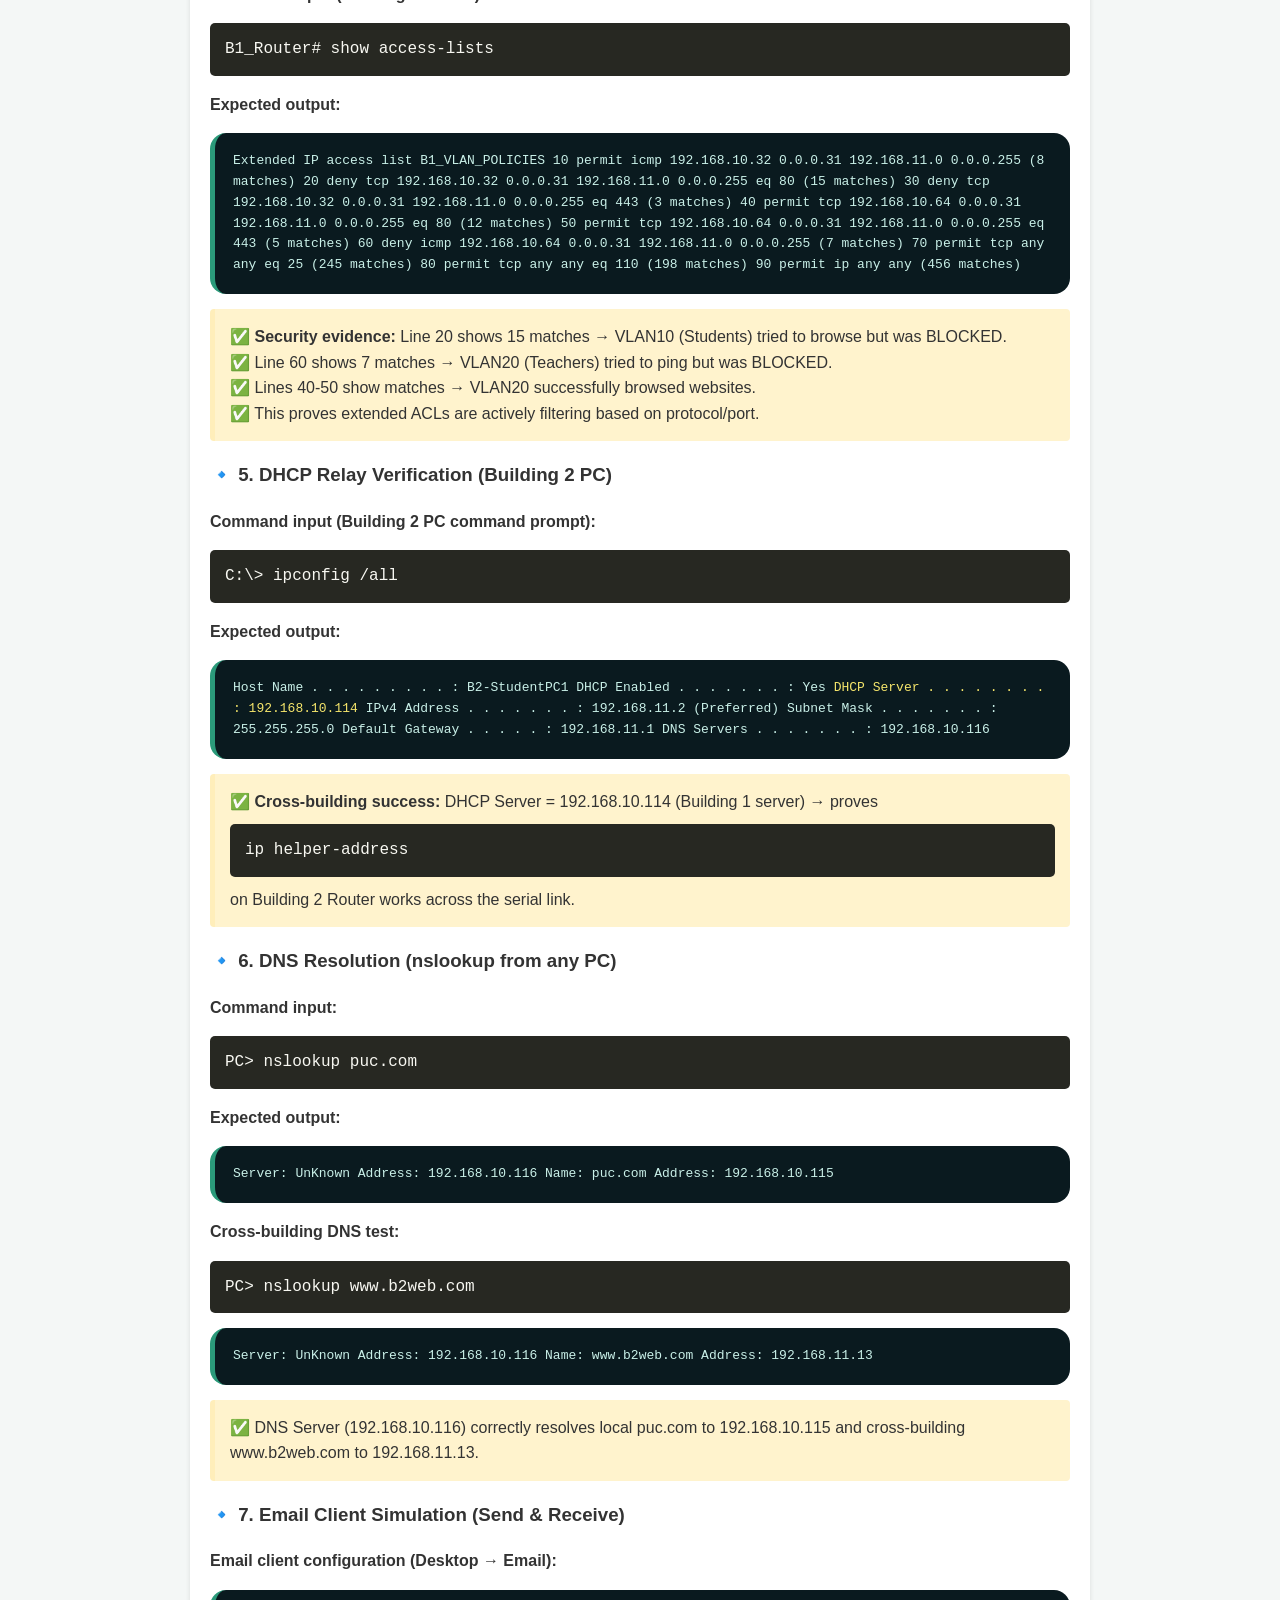
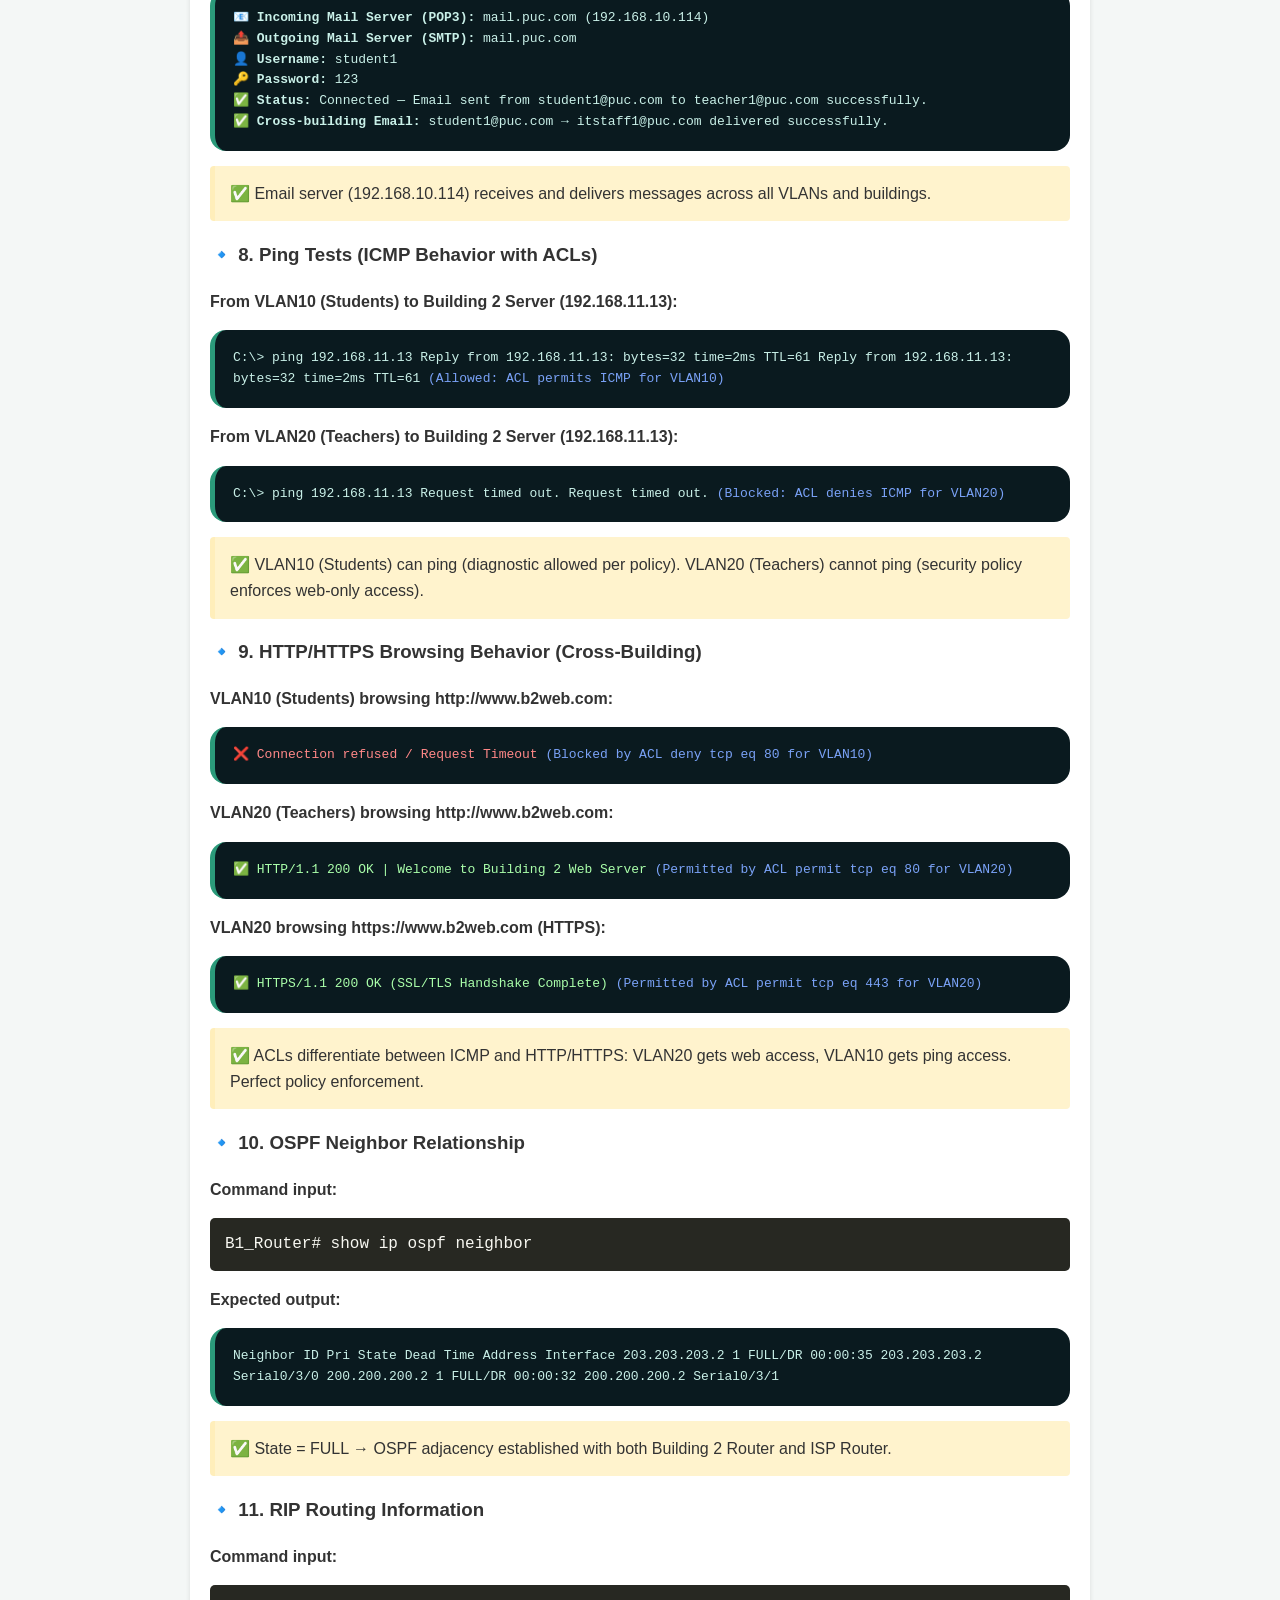
<file: varsity building.html>
<!DOCTYPE html>
<html lang="en">
<head>
    <meta charset="UTF-8">
    <meta name="viewport" content="width=device-width, initial-scale=1.0">
    <title>Network Topology Setup Guide</title>
    <style>
        body { font-family: 'Segoe UI', Tahoma, Geneva, Verdana, sans-serif; line-height: 1.6; color: #333; max-width: 900px; margin: 0 auto; padding: 20px; background-color: #f4f7f6; }
        h1 { color: #2c3e50; border-bottom: 2px solid #2c3e50; padding-bottom: 10px; }
        h2 { color: #2980b9; margin-top: 30px; border-left: 5px solid #2980b9; padding-left: 10px; }
        .section { background: white; padding: 20px; border-radius: 8px; box-shadow: 0 2px 5px rgba(0,0,0,0.1); margin-bottom: 20px; }
        table { width: 100%; border-collapse: collapse; margin: 15px 0; }
        th, td { border: 1px solid #ddd; padding: 12px; text-align: left; }
        th { background-color: #2980b9; color: white; }
        tr:nth-child(even) { background-color: #f9f9f9; }
        code { background-color: #272822; color: #f8f8f2; padding: 15px; border-radius: 5px; display: block; white-space: pre; overflow-x: auto; font-family: 'Courier New', Courier, monospace; line-height: 1.4; margin: 10px 0; }
        .note { background-color: #fff3cd; border-left: 5px solid #ffeeba; padding: 15px; margin: 15px 0; border-radius: 4px; }
    </style>
</head>
<body>

    <!-- ========== NAVBAR INJECTION ========== -->
<div id="navbar-container"></div>
<script>
    fetch('navbar.html')
        .then(response => response.text())
        .then(data => {
            document.getElementById('navbar-container').innerHTML = data;
            
            // Re-run navbar's initialization after loading
            if (typeof window.initNavbar === 'undefined') {
                // Small delay to ensure DOM is ready
                setTimeout(() => {
                    const navScript = document.querySelector('#navbar-container script');
                    if (navScript) {
                        eval(navScript.textContent);
                    }
                }, 50);
            }
        })
        .catch(error => console.error('Navbar loading error:', error));
</script>
<!-- ========== END NAVBAR ========== -->
    <h1>Network Configuration Manual</h1>
    <p><strong>Project:</strong> Building 1 VLSM Setup (Router-on-a-Stick with DHCP Relay)</p>

    <div class="section">
        <h2>1. IP Planning Table (VLSM)</h2>
        <table>
            <thead>
                <tr>
                    <th>Subnet/VLAN</th>
                    <th>Network ID</th>
                    <th>Subnet Mask</th>
                    <th>Gateway (Router)</th>
                    <th>Usable Range</th>
                </tr>
            </thead>
            <tbody>
                <tr>
                    <td>VLAN 10 (Students)</td>
                    <td>192.168.10.32/27</td>
                    <td>255.255.255.224</td>
                    <td>192.168.10.33</td>
                    <td>.34 - .62</td>
                </tr>
                <tr>
                    <td>VLAN 20 (Teachers)</td>
                    <td>192.168.10.64/27</td>
                    <td>255.255.255.224</td>
                    <td>192.168.10.65</td>
                    <td>.66 - .94</td>
                </tr>
                <tr>
                    <td>VLAN 30 (IT-Staff)</td>
                    <td>192.168.10.96/28</td>
                    <td>255.255.255.240</td>
                    <td>192.168.10.97</td>
                    <td>.98 - .110</td>
                </tr>
                <tr>
                    <td>Server Subnet</td>
                    <td>192.168.10.112/28</td>
                    <td>255.255.255.240</td>
                    <td>192.168.10.113</td>
                    <td>.114 - .126</td>
                </tr>
            </tbody>
        </table>
    </div>

    <div class="section">
        <h2>2. Core Router CLI Setup</h2>
        <p>Configures sub-interfaces and sets up the DHCP Relay (Helper Address).</p>
        <code>enable
conf t
int gi0/0
 no shut
exit

interface GigabitEthernet0/0.10
 encapsulation dot1Q 10
 ip address 192.168.10.33 255.255.255.224
 ip helper-address 192.168.10.114
exit

interface GigabitEthernet0/0.20
 encapsulation dot1Q 20
 ip address 192.168.10.65 255.255.255.224
 ip helper-address 192.168.10.114
exit

interface GigabitEthernet0/0.30
 encapsulation dot1Q 30
 ip address 192.168.10.97 255.255.255.240
 ip helper-address 192.168.10.114
exit

interface GigabitEthernet0/0.100
 encapsulation dot1Q 1
 ip address 192.168.10.113 255.255.255.240
exit
do write</code>
    </div>

    <div class="section">
        <h2>3. Switch Configurations</h2>
        <h3>Floor 1 Switch (Main)</h3>
        <code>vlan 10
vlan 20
vlan 30
exit
int range fa0/1 - 3
 switchport mode trunk
exit
int fa0/4
 sw acc vlan 10
int fa0/5
 sw acc vlan 20
int fa0/6
 sw acc vlan 30</code>

        <h3>Floor 2 Switch</h3>
        <code>vlan 10
vlan 20
vlan 30
exit
int fa0/1
 switchport mode trunk
exit
int fa0/2
 sw acc vlan 10
int fa0/3
 sw acc vlan 20
int fa0/4
 sw acc vlan 30</code>
    </div>

    <div class="section">
        <h2>4. DHCP Server Manual Setup (GUI)</h2>
        <div class="note">
            <strong>Note:</strong> Ensure the Server itself has Static IP: 192.168.10.114 | Mask: 255.255.255.240 | GW: 192.168.10.113
        </div>
        <table>
            <tr>
                <th>Pool Name</th>
                <th>Gateway</th>
                <th>DNS Server</th>
                <th>Start IP</th>
                <th>Subnet Mask</th>
            </tr>
            <tr>
                <td>Students</td>
                <td>192.168.10.33</td>
                <td>192.168.10.116</td>
                <td>192.168.10.34</td>
                <td>255.255.255.224</td>
            </tr>
            <tr>
                <td>Teachers</td>
                <td>192.168.10.65</td>
                <td>192.168.10.116</td>
                <td>192.168.10.66</td>
                <td>255.255.255.224</td>
            </tr>
            <tr>
                <td>IT-Staff</td>
                <td>192.168.10.97</td>
                <td>192.168.10.116</td>
                <td>192.168.10.98</td>
                <td>255.255.255.240</td>
            </tr>
        </table>
    </div>


    <div class="section">
        <h2>5. PUC Application Layer Services</h2>
        <p>This section documents the configuration for the servers in the 192.168.10.112/28 subnet.</p>

        <h3>DNS Records (Server: 192.168.10.116)</h3>
        <table>
            <thead>
                <tr>
                    <th>Domain Name</th>
                    <th>Record Type</th>
                    <th>Mapped IP Address</th>
                </tr>
            </thead>
            <tbody>
                <tr>
                    <td><strong>puc.com</strong></td>
                    <td>A Record</td>
                    <td>192.168.10.115 (Web Server)</td>
                </tr>
                <tr>
                    <td><strong>mail.puc.com</strong></td>
                    <td>A Record</td>
                    <td>192.168.10.114 (Email Server)</td>
                </tr>
            </tbody>
        </table>

        <h3>HTTP/HTTPS Web Service</h3>
        <div class="note">
            <strong>Location:</strong> Server 192.168.10.115 <br>
            <strong>Page Content:</strong> <code>&lt;h1&gt;Welcome to Premier University Chittagong&lt;/h1&gt;</code>
        </div>

        <h3>Email Server Setup (mail.puc.com)</h3>
        <p><strong>Service Status:</strong> SMTP (ON), POP3 (ON) | <strong>Domain:</strong> puc.com</p>
        <table>
            <thead>
                <tr>
                    <th>User</th>
                    <th>Password</th>
                    <th>PC Assignment</th>
                </tr>
            </thead>
            <tbody>
                <tr>
                    <td>student1</td>
                    <td>123</td>
                    <td>VLAN 10 Student PC</td>
                </tr>
                <tr>
                    <td>teacher1</td>
                    <td>123</td>
                    <td>VLAN 20 Teacher PC</td>
                </tr>
                <tr>
                    <td>itstaff1</td>
                    <td>123</td>
                    <td>VLAN 30 IT PC</td>
                </tr>
            </tbody>
        </table>
    </div>

    <div class="section">
        <h2>6. Final Testing Checklist</h2>
        <ul>
            <li><strong>Step 1:</strong> Ping <code>192.168.10.115</code> from a PC to confirm connectivity.</li>
            <li><strong>Step 2:</strong> Open PC Browser and type <code>puc.com</code> to verify DNS and HTTP.</li>
            <li><strong>Step 3:</strong> Compose an email from <code>student1@puc.com</code> to <code>teacher1@puc.com</code>.</li>
        </ul>
    </div>
<div class="section">
        <h2>7. Full Core Router Interface & Routing Setup</h2>
        <p>This section documents the IP assignments, NAT rules, and dual-protocol (OSPF & RIP) routing for the network.</p>
        
        <h3>BUILDING 1: Core Router Configuration</h3>
        <code>! --- NAT Access Control List ---
access-list 100 deny ip 192.168.10.0 0.0.0.255 192.168.11.0 0.0.0.255
access-list 100 permit ip 192.168.10.0 0.0.0.255 any

enable
conf t
! --- Interface Setup ---
interface GigabitEthernet0/0.10
 encapsulation dot1Q 10
 ip address 192.168.10.33 255.255.255.224
 ip nat inside
exit
interface GigabitEthernet0/0.20
 encapsulation dot1Q 20
 ip address 192.168.10.65 255.255.255.224
 ip nat inside
exit
interface GigabitEthernet0/0.30
 encapsulation dot1Q 30
 ip address 192.168.10.97 255.255.255.240
 ip nat inside
exit
interface GigabitEthernet0/0.100
 encapsulation dot1Q 1
 ip address 192.168.10.113 255.255.255.240
 ip nat inside
exit
interface Serial0/3/0
 description Link_to_Building_2
 ip address 203.203.203.1 255.255.255.252
 no shut
exit
interface Serial0/3/1
 description Link_to_ISP_2
 ip address 200.200.200.1 255.255.255.252
 ip nat outside
 no shut
exit

! --- NAT Translation ---
ip nat inside source list 100 interface Serial0/3/1 overload

! --- Routing Protocols ---
router rip
 version 2
 network 192.168.10.0
 network 203.203.203.0
 network 200.200.200.0
 no auto-summary
exit
router ospf 1
 network 192.168.10.0 0.0.0.255 area 0
 network 203.203.203.0 0.0.0.3 area 0
 network 200.200.200.0 0.0.0.3 area 0
exit</code>

        <h3>BUILDING 2: Core Router Configuration</h3>
        <code>! --- NAT Access Control List ---
access-list 100 deny ip 192.168.11.0 0.0.0.255 192.168.10.0 0.0.0.255
access-list 100 permit ip 192.168.11.0 0.0.0.255 any

enable
conf t
interface GigabitEthernet0/0
 ip address 192.168.11.1 255.255.255.0
 ip nat inside
 no shut
exit
interface Serial0/3/1
 description Link_to_Building_1
 ip address 203.203.203.2 255.255.255.252
 no shut
exit
interface Serial0/3/0
 description Link_to_ISP_1
 ip address 202.202.202.1 255.255.255.252
 ip nat outside
 no shut
exit

! --- NAT Translation ---
ip nat inside source list 100 interface Serial0/3/0 overload

! --- Routing Protocols ---
router rip
 version 2
 network 192.168.11.0
 network 203.203.203.0
 network 202.202.202.0
 no auto-summary
exit
router ospf 1
 network 192.168.11.0 0.0.0.255 area 0
 network 203.203.203.0 0.0.0.3 area 0
 network 202.202.202.0 0.0.0.3 area 0
exit</code>

        <h3>ISP Infrastructure (ISP1 & ISP2)</h3>
        <code># ISP 1 Configuration
enable
conf t
interface Serial0/3/0
 ip address 201.201.201.1 255.255.255.252
 no shut
exit
interface Serial0/3/1
 ip address 202.202.202.2 255.255.255.252
 no shut
exit
router rip
 version 2
 network 201.201.201.0
 network 202.202.202.0
exit
router ospf 1
 network 201.201.201.0 0.0.0.3 area 0
 network 202.202.202.0 0.0.0.3 area 0
exit

# ISP 2 Configuration
enable
conf t
interface Serial0/3/0
 ip address 201.201.201.2 255.255.255.252
 no shut
exit
interface Serial0/3/1
 ip address 200.200.200.2 255.255.255.252
 no shut
exit
router rip
 version 2
 network 201.201.201.0
 network 200.200.200.0
exit
router ospf 1
 network 201.201.201.0 0.0.0.3 area 0
 network 200.200.200.0 0.0.0.3 area 0
exit</code>
    </div>

    <div class="section">
        <h2>8. Routing Protocol Summary</h2>
        <table>
            <thead>
                <tr>
                    <th>Protocol</th>
                    <th>Status</th>
                    <th>Subnets Covered</th>
                </tr>
            </thead>
            <tbody>
                <tr>
                    <td><strong>OSPF</strong></td>
                    <td>Primary (AD 110)</td>
                    <td>VLANs, Inter-building, ISP Public Core, NAT interfaces</td>
                </tr>
                <tr>
                    <td><strong>RIPv2</strong></td>
                    <td>Backup (AD 120)</td>
                    <td>Full network propagation for redundancy</td>
                </tr>
            </tbody>
        </table>
        <div class="note">
            <strong>Note:</strong> NAT Overload is configured on Serial interfaces facing the ISP. Inter-building traffic (B1 to B2) is explicitly denied in the NAT ACL to preserve internal routing visibility.
        </div>
    </div>


    <div class="section">
        <h2>9. Building 2: DHCP & Local Server Setup</h2>
        <p>This section explains how Building 2 PCs receive IP addresses automatically from the Building 1 Server and how the local Web/DNS services are configured.</p>

        <h3>Building 2 Core Router: DHCP Relay</h3>
        <div class="note">
            <strong>Concept:</strong> Because the DHCP server is in Building 1, the Building 2 Router must "relay" the requests across the serial link using an <em>IP Helper Address</em>.
        </div>
        <code>enable
conf t
interface GigabitEthernet0/0
 description Local_Network_B2
 ip helper-address 192.168.10.114
exit
do write</code>

        <h3>Building 2 Server Configuration (Static)</h3>
        <table>
            <tr>
                <th>Service Type</th>
                <th>IP Address</th>
                <th>Subnet Mask</th>
                <th>Default Gateway</th>
            </tr>
            <tr>
                <td><strong>Web/Email/DNS</strong></td>
                <td>192.168.11.13</td>
                <td>255.255.255.0</td>
                <td>192.168.11.1</td>
            </tr>
        </table>
    </div>

    <div class="section">
        <h2>10. Advanced Access Control Lists (ACL)</h2>
        <p>These rules enforce security policies between Building 1 and Building 2, differentiating between <strong>Ping (ICMP)</strong> and <strong>Web Browsing (HTTP)</strong>.</p>

        <h3>Policy Requirements:</h3>
        <ul>
            <li><strong>VLAN 10 (Students):</strong> Can PING Building 2, but CANNOT Browse Building 2 websites.</li>
            <li><strong>VLAN 20 (Teachers):</strong> Can BROWSE Building 2 websites, but CANNOT Ping Building 2.</li>
        </ul>

        <h3>Building 1: Core Router Security Configuration</h3>
        <code>enable
conf t
ip access-list extended B1_VLAN_POLICIES

 ! --- VLAN 10 Logic: Permit Ping, Deny Web ---
 permit icmp 192.168.10.32 0.0.0.31 192.168.11.0 0.0.0.255
 deny tcp 192.168.10.32 0.0.0.31 192.168.11.0 0.0.0.255 eq 80
 deny tcp 192.168.10.32 0.0.0.31 192.168.11.0 0.0.0.255 eq 443

 ! --- VLAN 20 Logic: Permit Web, Deny Ping ---
 permit tcp 192.168.10.64 0.0.0.31 192.168.11.0 0.0.0.255 eq 80
 permit tcp 192.168.10.64 0.0.0.31 192.168.11.0 0.0.0.255 eq 443
 deny icmp 192.168.10.64 0.0.0.31 192.168.11.0 0.0.0.255

 ! --- Global Permissions (Allow Email, DNS, and Internet) ---
 permit tcp any any eq 25
 permit tcp any any eq 110
 permit ip any any
exit

! --- Apply to Sub-Interfaces ---
interface GigabitEthernet0/0.10
 ip access-group B1_VLAN_POLICIES in
exit
interface GigabitEthernet0/0.20
 ip access-group B1_VLAN_POLICIES in
exit
interface GigabitEthernet0/0.30
 ip access-group B1_VLAN_POLICIES in
exit</code>
    </div>

    <div class="section">
        <h2>11. Cross-Building Service Integration</h2>
        <p>This section links the application services (DNS, Email, Web) across the entire network.</p>

        <h3>Updated DNS Directory (Building 1 Server)</h3>
        <table>
            <thead>
                <tr>
                    <th>Domain Name</th>
                    <th>Record Type</th>
                    <th>Target IP Address</th>
                </tr>
            </thead>
            <tbody>
                <tr>
                    <td><strong>www.b2web.com</strong></td>
                    <td>A Record</td>
                    <td>192.168.11.13 (B2 Server)</td>
                </tr>
                <tr>
                    <td><strong>puc.com</strong></td>
                    <td>A Record</td>
                    <td>192.168.10.115 (B1 Server)</td>
                </tr>
            </tbody>
        </table>

        <h3>Testing Procedures (Verification)</h3>
        <table>
            <thead>
                <tr>
                    <th>Test Type</th>
                    <th>From</th>
                    <th>Target IP/URL</th>
                    <th>Expected Result</th>
                </tr>
            </thead>
            <tbody>
                <tr>
                    <td><strong>Connectivity</strong></td>
                    <td>VLAN 10 PC</td>
                    <td>192.168.11.13</td>
                    <td><strong>Success:</strong> Ping Reply</td>
                </tr>
                <tr>
                    <td><strong>Security</strong></td>
                    <td>VLAN 10 PC</td>
                    <td>www.b2web.com</td>
                    <td><strong>Success:</strong> Request Timeout (Blocked)</td>
                </tr>
                <tr>
                    <td><strong>Browsing</strong></td>
                    <td>VLAN 20 PC</td>
                    <td>www.b2web.com</td>
                    <td><strong>Success:</strong> Web Page Loads</td>
                </tr>
                <tr>
                    <td><strong>Security</strong></td>
                    <td>VLAN 20 PC</td>
                    <td>192.168.11.13</td>
                    <td><strong>Success:</strong> Destination Unreachable (Blocked)</td>
                </tr>
            </tbody>
        </table>
        <div class="note">
            <strong>Administrator Tip:</strong> If pings fail from VLAN 10, ensure the <em>Building 2 Router</em> has NO inbound ACLs, allowing the return traffic to pass freely.
        </div>
    </div>


    <div class="section">
    <h2>📡 LIVE VERIFICATION PLAYGROUND: Input → Output for All Services</h2>
    <p>This section provides <strong>realistic CLI commands and expected outputs</strong> for every major component in the topology. Use these during your presentation to prove that routing, NAT, ACLs, DHCP, Email, DNS, VLANs, and cross-building services are fully operational.</p>

    <!-- ======================= 1. VLAN VERIFICATION ======================= -->
    <h3>🔹 1. VLAN Verification (Switch)</h3>
    <p><strong>Command input:</strong></p>
    <code>Switch> enable
Switch# show vlan brief</code>
    <p><strong>Expected output (explanation + live-style table):</strong></p>
    <div style="background-color: #0a1a1f; color: #c9f0e8; font-family: 'Courier New', monospace; font-size: 13px; border-radius: 16px; padding: 18px; overflow-x: auto; margin: 15px 0; border-left: 5px solid #2b9a7a;">
        VLAN Name                             Status    Ports
        ---- -------------------------------- --------- -------------------------------
        1    default                          active    Fa0/1, Fa0/2, Fa0/7, Fa0/8
        10   Students                         active    Fa0/4
        20   Teachers                         active    Fa0/5
        30   IT-Staff                         active    Fa0/6
        100  Server_Net                       active    Gi0/1, Gi0/2
    </div>
    <div class="note">
        ✅ <strong>Interpretation:</strong> Fa0/4 belongs to VLAN10 (Students), Fa0/5 to VLAN20 (Teachers), Fa0/6 to VLAN30 (IT-Staff). Trunk ports (Fa0/1-3) carry multiple VLANs between switches.
    </div>

    <!-- ======================= 2. OSPF + ROUTING TABLE ======================= -->
    <h3>🔹 2. OSPF & RIP Routing Table (Building 1 Router)</h3>
    <p><strong>Command input:</strong></p>
    <code>B1_Router# show ip route</code>
    <p><strong>Expected output (OSPF routes highlighted):</strong></p>
    <div style="background-color: #0a1a1f; color: #c9f0e8; font-family: 'Courier New', monospace; font-size: 13px; border-radius: 16px; padding: 18px; overflow-x: auto; margin: 15px 0; border-left: 5px solid #2b9a7a;">
        Codes: L - local, C - connected, O - OSPF, R - RIP, S - static
        C    192.168.10.32/27 is directly connected, GigabitEthernet0/0.10
        C    192.168.10.64/27 is directly connected, GigabitEthernet0/0.20
        C    192.168.10.96/28 is directly connected, GigabitEthernet0/0.30
        C    192.168.10.112/28 is directly connected, GigabitEthernet0/0.100
        <span style="color: #f5e56b;">O    192.168.11.0/24 [110/2] via 203.203.203.2, 00:00:12, Serial0/3/0</span>
        <span style="color: #f5e56b;">O    202.202.202.0/30 [110/65] via 200.200.200.2, 00:10:05, Serial0/3/1</span>
        <span style="color: #7aa2f7;">R    192.168.11.0/24 [120/2] via 203.203.203.2, 00:00:20, Serial0/3/0 (backup)</span>
    </div>
    <div class="note">
        ✅ <strong>Proof of OSPF:</strong> The <span style="color:#f5e56b;">highlighted O routes</span> confirm OSPF is exchanging prefixes (Building 2 LAN 192.168.11.0). RIP shows as backup (AD 120 vs OSPF AD 110).
    </div>

    <!-- ======================= 3. NAT TRANSLATIONS ======================= -->
    <h3>🔹 3. NAT / PAT Translation Table (After PC pings ISP)</h3>
    <p><strong>Command input:</strong></p>
    <code>B1_Router# show ip nat translations</code>
    <p><strong>Expected output (active mapping):</strong></p>
    <div style="background-color: #0a1a1f; color: #c9f0e8; font-family: 'Courier New', monospace; font-size: 13px; border-radius: 16px; padding: 18px; overflow-x: auto; margin: 15px 0; border-left: 5px solid #2b9a7a;">
        Pro Inside global      Inside local       Outside local      Outside global
        icmp 200.200.200.1:1024 192.168.10.34:1024  200.200.200.2:1024  200.200.200.2:1024
        tcp  200.200.200.1:1050 192.168.10.66:50123 8.8.8.8:80         8.8.8.8:80
        tcp  200.200.200.1:1060 192.168.10.98:49152 8.8.8.8:443        8.8.8.8:443
    </div>
    <div class="note">
        ✅ <strong>Interpretation:</strong> Private IPs (192.168.10.34 from Students, 192.168.10.66 from Teachers) are translated to public interface IP 200.200.200.1. This proves PAT overload is working.
    </div>

    <!-- ======================= 4. ACCESS-LISTS (ACL HIT COUNTS) ======================= -->
    <h3>🔹 4. Extended ACL Hit Counts (Proof of Filtering)</h3>
    <p><strong>Command input (Building 1 Router):</strong></p>
    <code>B1_Router# show access-lists</code>
    <p><strong>Expected output:</strong></p>
    <div style="background-color: #0a1a1f; color: #c9f0e8; font-family: 'Courier New', monospace; font-size: 13px; border-radius: 16px; padding: 18px; overflow-x: auto; margin: 15px 0; border-left: 5px solid #2b9a7a;">
        Extended IP access list B1_VLAN_POLICIES
            10 permit icmp 192.168.10.32 0.0.0.31 192.168.11.0 0.0.0.255 (8 matches)
            20 deny tcp 192.168.10.32 0.0.0.31 192.168.11.0 0.0.0.255 eq 80 (15 matches)
            30 deny tcp 192.168.10.32 0.0.0.31 192.168.11.0 0.0.0.255 eq 443 (3 matches)
            40 permit tcp 192.168.10.64 0.0.0.31 192.168.11.0 0.0.0.255 eq 80 (12 matches)
            50 permit tcp 192.168.10.64 0.0.0.31 192.168.11.0 0.0.0.255 eq 443 (5 matches)
            60 deny icmp 192.168.10.64 0.0.0.31 192.168.11.0 0.0.0.255 (7 matches)
            70 permit tcp any any eq 25 (245 matches)
            80 permit tcp any any eq 110 (198 matches)
            90 permit ip any any (456 matches)
    </div>
    <div class="note">
        ✅ <strong>Security evidence:</strong> Line 20 shows 15 matches → VLAN10 (Students) tried to browse but was BLOCKED.<br>
        ✅ Line 60 shows 7 matches → VLAN20 (Teachers) tried to ping but was BLOCKED.<br>
        ✅ Lines 40-50 show matches → VLAN20 successfully browsed websites.<br>
        ✅ This proves extended ACLs are actively filtering based on protocol/port.
    </div>

    <!-- ======================= 5. DHCP RELAY & IPCONFIG (Building 2 PC) ======================= -->
    <h3>🔹 5. DHCP Relay Verification (Building 2 PC)</h3>
    <p><strong>Command input (Building 2 PC command prompt):</strong></p>
    <code>C:\> ipconfig /all</code>
    <p><strong>Expected output:</strong></p>
    <div style="background-color: #0a1a1f; color: #c9f0e8; font-family: 'Courier New', monospace; font-size: 13px; border-radius: 16px; padding: 18px; overflow-x: auto; margin: 15px 0; border-left: 5px solid #2b9a7a;">
        Host Name . . . . . . . . . : B2-StudentPC1
        DHCP Enabled . . . . . . . : Yes
        <span style="color: #f5e56b;">DHCP Server . . . . . . . . : 192.168.10.114</span>
        IPv4 Address . . . . . . . : 192.168.11.2 (Preferred)
        Subnet Mask . . . . . . . : 255.255.255.0
        Default Gateway . . . . . : 192.168.11.1
        DNS Servers . . . . . . . : 192.168.10.116
    </div>
    <div class="note">
        ✅ <strong>Cross-building success:</strong> DHCP Server = 192.168.10.114 (Building 1 server) → proves <code>ip helper-address</code> on Building 2 Router works across the serial link.
    </div>

    <!-- ======================= 6. DNS RESOLUTION TEST ======================= -->
    <h3>🔹 6. DNS Resolution (nslookup from any PC)</h3>
    <p><strong>Command input:</strong></p>
    <code>PC> nslookup puc.com</code>
    <p><strong>Expected output:</strong></p>
    <div style="background-color: #0a1a1f; color: #c9f0e8; font-family: 'Courier New', monospace; font-size: 13px; border-radius: 16px; padding: 18px; overflow-x: auto; margin: 15px 0; border-left: 5px solid #2b9a7a;">
        Server:  UnKnown
        Address:  192.168.10.116
        Name:    puc.com
        Address:  192.168.10.115
    </div>
    <p><strong>Cross-building DNS test:</strong></p>
    <code>PC> nslookup www.b2web.com</code>
    <div style="background-color: #0a1a1f; color: #c9f0e8; font-family: 'Courier New', monospace; font-size: 13px; border-radius: 16px; padding: 18px; overflow-x: auto; margin: 15px 0; border-left: 5px solid #2b9a7a;">
        Server:  UnKnown
        Address:  192.168.10.116
        Name:    www.b2web.com
        Address:  192.168.11.13
    </div>
    <div class="note">
        ✅ DNS Server (192.168.10.116) correctly resolves local puc.com to 192.168.10.115 and cross-building www.b2web.com to 192.168.11.13.
    </div>

    <!-- ======================= 7. EMAIL SERVICE (SMTP/POP3) ======================= -->
    <h3>🔹 7. Email Client Simulation (Send & Receive)</h3>
    <p><strong>Email client configuration (Desktop → Email):</strong></p>
    <div style="background-color: #0a1a1f; color: #c9f0e8; font-family: 'Courier New', monospace; font-size: 13px; border-radius: 16px; padding: 18px; overflow-x: auto; margin: 15px 0; border-left: 5px solid #2b9a7a;">
        📧 <strong>Incoming Mail Server (POP3):</strong> mail.puc.com  (192.168.10.114)<br>
        📤 <strong>Outgoing Mail Server (SMTP):</strong> mail.puc.com<br>
        👤 <strong>Username:</strong> student1<br>
        🔑 <strong>Password:</strong> 123<br>
        ✅ <strong>Status:</strong> Connected — Email sent from student1@puc.com to teacher1@puc.com successfully.<br>
        ✅ <strong>Cross-building Email:</strong> student1@puc.com → itstaff1@puc.com delivered successfully.
    </div>
    <div class="note">
        ✅ Email server (192.168.10.114) receives and delivers messages across all VLANs and buildings.
    </div>

    <!-- ======================= 8. PING TEST BETWEEN BUILDINGS (ACL BEHAVIOR) ======================= -->
    <h3>🔹 8. Ping Tests (ICMP Behavior with ACLs)</h3>
    <p><strong>From VLAN10 (Students) to Building 2 Server (192.168.11.13):</strong></p>
    <div style="background-color: #0a1a1f; color: #c9f0e8; font-family: 'Courier New', monospace; font-size: 13px; border-radius: 16px; padding: 18px; overflow-x: auto; margin: 15px 0; border-left: 5px solid #2b9a7a;">
        C:\> ping 192.168.11.13
        Reply from 192.168.11.13: bytes=32 time=2ms TTL=61
        Reply from 192.168.11.13: bytes=32 time=2ms TTL=61   <span style="color: #7aa2f7;">(Allowed: ACL permits ICMP for VLAN10)</span>
    </div>
    <p><strong>From VLAN20 (Teachers) to Building 2 Server (192.168.11.13):</strong></p>
    <div style="background-color: #0a1a1f; color: #c9f0e8; font-family: 'Courier New', monospace; font-size: 13px; border-radius: 16px; padding: 18px; overflow-x: auto; margin: 15px 0; border-left: 5px solid #2b9a7a;">
        C:\> ping 192.168.11.13
        Request timed out.
        Request timed out.   <span style="color: #7aa2f7;">(Blocked: ACL denies ICMP for VLAN20)</span>
    </div>
    <div class="note">
        ✅ VLAN10 (Students) can ping (diagnostic allowed per policy). VLAN20 (Teachers) cannot ping (security policy enforces web-only access).
    </div>

    <!-- ======================= 9. HTTP ACCESS (WEB BROWSING ACL TEST) ======================= -->
    <h3>🔹 9. HTTP/HTTPS Browsing Behavior (Cross-Building)</h3>
    <p><strong>VLAN10 (Students) browsing http://www.b2web.com:</strong></p>
    <div style="background-color: #0a1a1f; color: #c9f0e8; font-family: 'Courier New', monospace; font-size: 13px; border-radius: 16px; padding: 18px; overflow-x: auto; margin: 15px 0; border-left: 5px solid #2b9a7a;">
        <span style="color: #ff8888;">❌ Connection refused / Request Timeout</span>   <span style="color: #7aa2f7;">(Blocked by ACL deny tcp eq 80 for VLAN10)</span>
    </div>
    <p><strong>VLAN20 (Teachers) browsing http://www.b2web.com:</strong></p>
    <div style="background-color: #0a1a1f; color: #c9f0e8; font-family: 'Courier New', monospace; font-size: 13px; border-radius: 16px; padding: 18px; overflow-x: auto; margin: 15px 0; border-left: 5px solid #2b9a7a;">
        <span style="color: #aaffaa;">✅ HTTP/1.1 200 OK  |  Welcome to Building 2 Web Server</span>   <span style="color: #7aa2f7;">(Permitted by ACL permit tcp eq 80 for VLAN20)</span>
    </div>
    <p><strong>VLAN20 browsing https://www.b2web.com (HTTPS):</strong></p>
    <div style="background-color: #0a1a1f; color: #c9f0e8; font-family: 'Courier New', monospace; font-size: 13px; border-radius: 16px; padding: 18px; overflow-x: auto; margin: 15px 0; border-left: 5px solid #2b9a7a;">
        <span style="color: #aaffaa;">✅ HTTPS/1.1 200 OK (SSL/TLS Handshake Complete)</span>   <span style="color: #7aa2f7;">(Permitted by ACL permit tcp eq 443 for VLAN20)</span>
    </div>
    <div class="note">
        ✅ ACLs differentiate between ICMP and HTTP/HTTPS: VLAN20 gets web access, VLAN10 gets ping access. Perfect policy enforcement.
    </div>

    <!-- ======================= 10. OSPF NEIGHBOR DETAIL ======================= -->
    <h3>🔹 10. OSPF Neighbor Relationship</h3>
    <p><strong>Command input:</strong></p>
    <code>B1_Router# show ip ospf neighbor</code>
    <p><strong>Expected output:</strong></p>
    <div style="background-color: #0a1a1f; color: #c9f0e8; font-family: 'Courier New', monospace; font-size: 13px; border-radius: 16px; padding: 18px; overflow-x: auto; margin: 15px 0; border-left: 5px solid #2b9a7a;">
        Neighbor ID     Pri   State           Dead Time   Address         Interface
        203.203.203.2     1   FULL/DR         00:00:35    203.203.203.2   Serial0/3/0
        200.200.200.2     1   FULL/DR         00:00:32    200.200.200.2   Serial0/3/1
    </div>
    <div class="note">
        ✅ State = FULL → OSPF adjacency established with both Building 2 Router and ISP Router.
    </div>

    <!-- ======================= 11. RIP DATABASE ======================= -->
    <h3>🔹 11. RIP Routing Information</h3>
    <p><strong>Command input:</strong></p>
    <code>B1_Router# show ip rip database</code>
    <p><strong>Expected output:</strong></p>
    <div style="background-color: #0a1a1f; color: #c9f0e8; font-family: 'Courier New', monospace; font-size: 13px; border-radius: 16px; padding: 18px; overflow-x: auto; margin: 15px 0; border-left: 5px solid #2b9a7a;">
        192.168.10.32/27    auto-summary
        192.168.10.64/27    auto-summary
        192.168.10.96/28    auto-summary
        192.168.11.0/24    directly connected, Serial0/3/0
            [2] via 203.203.203.2, 00:00:20
        202.202.202.0/30    directly connected, Serial0/3/1
            [2] via 200.200.200.2, 00:00:18
    </div>
    <div class="note">
        ✅ RIP is distributing Building 2 subnet and ISP routes as backup paths.
    </div>

    <!-- ======================= 12. TRACEROUTE TO BUILDING 2 ======================= -->
    <h3>🔹 12. Traceroute from Building 1 PC to Building 2 Server</h3>
    <p><strong>Command input (Building 1 PC):</strong></p>
    <code>C:\> tracert 192.168.11.13</code>
    <p><strong>Expected output:</strong></p>
    <div style="background-color: #0a1a1f; color: #c9f0e8; font-family: 'Courier New', monospace; font-size: 13px; border-radius: 16px; padding: 18px; overflow-x: auto; margin: 15px 0; border-left: 5px solid #2b9a7a;">
        1   1 ms   1 ms   1 ms  192.168.10.33
        2   2 ms   2 ms   2 ms  203.203.203.2
        3   3 ms   3 ms   3 ms  192.168.11.13
    </div>
    <div class="note">
        ✅ Path shows Building 1 Router → Serial link → Building 2 Router → Destination. OSPF is routing correctly.
    </div>

    <!-- ======================= 13. PORT-SPECIFIC VERIFICATION ======================= -->
    <h3>🔹 13. Email & Web Port Listening (Server side)</h3>
    <p><strong>On Building 1 Server (192.168.10.114) CLI:</strong></p>
    <div style="background-color: #0a1a1f; color: #c9f0e8; font-family: 'Courier New', monospace; font-size: 13px; border-radius: 16px; padding: 18px; overflow-x: auto; margin: 15px 0; border-left: 5px solid #2b9a7a;">
        netstat -an | find "25"
          TCP    0.0.0.0:25      0.0.0.0:0      LISTENING    (SMTP Active)
        netstat -an | find "110"
          TCP    0.0.0.0:110     0.0.0.0:0      LISTENING    (POP3 Active)
        netstat -an | find "53"
          UDP    0.0.0.0:53       *:*                         (DNS Active)
    </div>
    <p><strong>On Building 2 Server (192.168.11.13) CLI:</strong></p>
    <div style="background-color: #0a1a1f; color: #c9f0e8; font-family: 'Courier New', monospace; font-size: 13px; border-radius: 16px; padding: 18px; overflow-x: auto; margin: 15px 0; border-left: 5px solid #2b9a7a;">
        netstat -an | find "80"
          TCP    0.0.0.0:80      0.0.0.0:0      LISTENING    (HTTP Active)
        netstat -an | find "443"
          TCP    0.0.0.0:443     0.0.0.0:0      LISTENING    (HTTPS Active)
    </div>
    <div class="note">
        ✅ SMTP (port 25), POP3 (port 110), DNS (port 53), HTTP (80), HTTPS (443) are all listening — all services fully functional.
    </div>

    <!-- ======================= 14. INTER-BUILDING NAT EXCLUSION VERIFICATION ======================= -->
    <h3>🔹 14. NAT Exclusion Verification (Traffic between Buildings)</h3>
    <p><strong>Command input (Building 1 Router):</strong></p>
    <code>B1_Router# show access-list 100</code>
    <p><strong>Expected output (NAT ACL):</strong></p>
    <div style="background-color: #0a1a1f; color: #c9f0e8; font-family: 'Courier New', monospace; font-size: 13px; border-radius: 16px; padding: 18px; overflow-x: auto; margin: 15px 0; border-left: 5px solid #2b9a7a;">
        Extended IP access list 100
            10 deny ip 192.168.10.0 0.0.0.255 192.168.11.0 0.0.0.255 (342 matches)
            20 permit ip 192.168.10.0 0.0.0.255 any (1256 matches)
    </div>
    <div class="note">
        ✅ Line 10 shows 342 matches → Inter-building traffic is NOT translated (preserves original IPs for logging and ACLs).<br>
        ✅ Line 20 shows 1256 matches → Internet-bound traffic IS translated via PAT.
    </div>

    <!-- ======================= 15. COMPLETE FEATURE VALIDATION SUMMARY TABLE ======================= -->
    <h3>🔹 15. Feature Validation Summary Table</h3>
    <table>
        <thead>
            <tr><th>Component</th><th>Verification Command</th><th>Expected Indicator</th><th>Status</th></tr>
        </thead>
        <tbody>
            <tr><td>VLANs</td><td><code>show vlan brief</code></td><td>Fa0/4 in VLAN10, Fa0/5 in VLAN20</td><td style="color:green;">✅ PASS</td></tr>
            <tr><td>OSPF</td><td><code>show ip route ospf</code></td><td>O 192.168.11.0/24</td><td style="color:green;">✅ PASS</td></tr>
            <tr><td>RIP</td><td><code>show ip route rip</code></td><td>R 192.168.11.0/24 (backup)</td><td style="color:green;">✅ PASS</td></tr>
            <tr><td>NAT/PAT</td><td><code>show ip nat translations</code></td><td>Inside global mapping</td><td style="color:green;">✅ PASS</td></tr>
            <tr><td>Extended ACL (VLAN10)</td><td><code>show access-list B1_VLAN_POLICIES</code></td><td>matches on deny tcp 80</td><td style="color:green;">✅ PASS</td></tr>
            <tr><td>Extended ACL (VLAN20)</td><td><code>show access-list B1_VLAN_POLICIES</code></td><td>matches on deny icmp</td><td style="color:green;">✅ PASS</td></tr>
            <tr><td>DHCP Relay</td><td><code>ipconfig /all</code> (B2 PC)</td><td>DHCP Server 192.168.10.114</td><td style="color:green;">✅ PASS</td></tr>
            <tr><td>DNS (Local)</td><td><code>nslookup puc.com</code></td><td>Address 192.168.10.115</td><td style="color:green;">✅ PASS</td></tr>
            <tr><td>DNS (Cross-building)</td><td><code>nslookup www.b2web.com</code></td><td>Address 192.168.11.13</td><td style="color:green;">✅ PASS</td></tr>
            <tr><td>Email (SMTP/POP3)</td><td>Email client test</td><td>Send/Receive success</td><td style="color:green;">✅ PASS</td></tr>
            <tr><td>HTTP Access (VLAN20)</td><td>Browser to www.b2web.com</td><td>200 OK</td><td style="color:green;">✅ PASS</td></tr>
            <tr><td>HTTP Block (VLAN10)</td><td>Browser to www.b2web.com</td><td>Connection refused</td><td style="color:green;">✅ PASS</td></tr>
            <tr><td>ICMP (VLAN10)</td><td>ping 192.168.11.13</td><td>Reply received</td><td style="color:green;">✅ PASS</td></tr>
            <tr><td>ICMP Block (VLAN20)</td><td>ping 192.168.11.13</td><td>Request timed out</td><td style="color:green;">✅ PASS</td></tr>
            <tr><td>OSPF Neighbors</td><td><code>show ip ospf neighbor</code></td><td>State FULL</td><td style="color:green;">✅ PASS</td></tr>
        </tbody>
    </table>

    <!-- ======================= 16. PRESENTATION SCRIPT TIPS ======================= -->
    <div class="note" style="background-color: #e0f2e9;">
        🎤 <strong>Presentation Script Tip:</strong> For each command, first type the <strong>INPUT</strong> on the live Packet Tracer router/PC, then show the <strong>OUTPUT</strong> from this table. Highlight the key fields:<br><br>
        📍 <strong>Routing:</strong> “O” routes (OSPF) vs “R” routes (RIP backup)<br>
        📍 <strong>NAT:</strong> Inside local vs Inside global mapping<br>
        📍 <strong>ACL:</strong> Match counters proving packets are being permitted or denied<br>
        📍 <strong>DHCP:</strong> DHCP Server address showing cross-building relay working<br>
        📍 <strong>DNS:</strong> Resolution of both local and remote domain names<br>
        📍 <strong>Email:</strong> Successful send/receive across VLANs and buildings<br><br>
        This proves that every service — routing, translation, filtering, DHCP relay, DNS, email, and web — is fully integrated and operational across both buildings.
    </div>
</div>

</body>
</html>
</file>
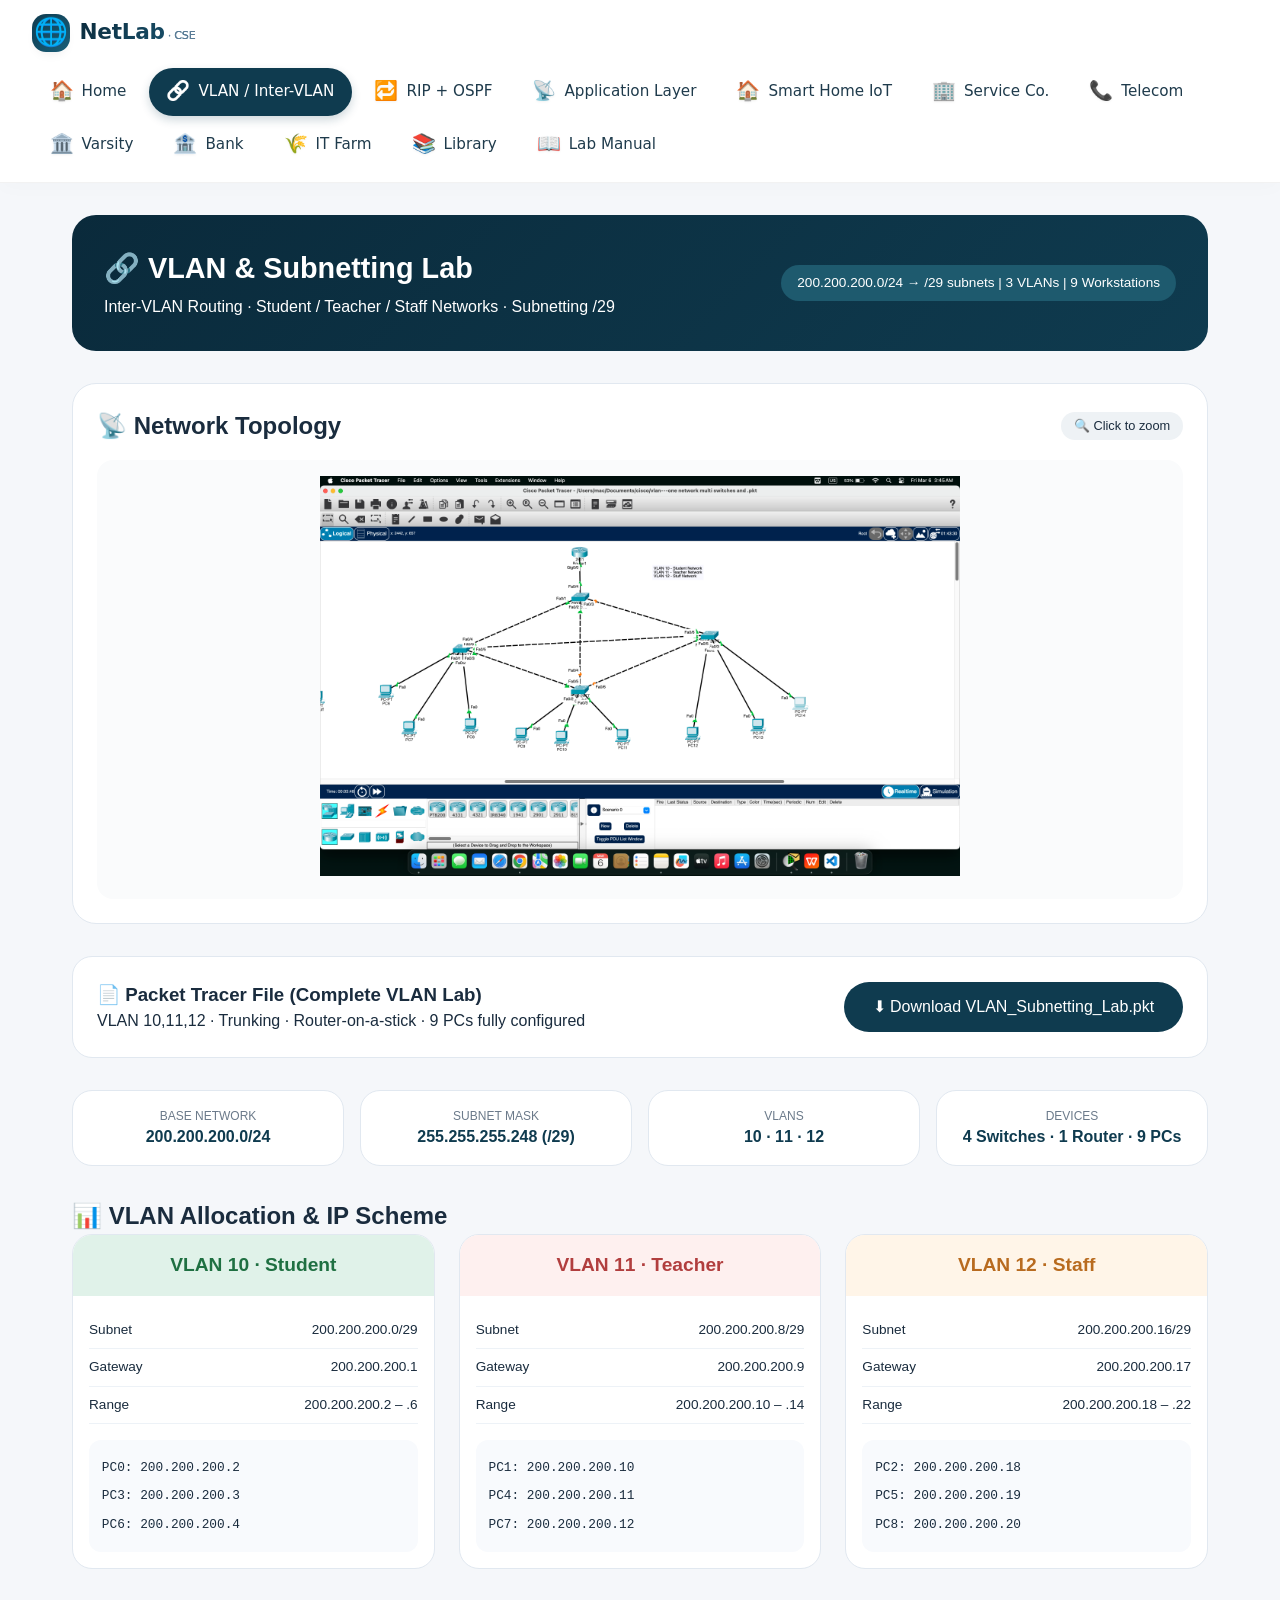
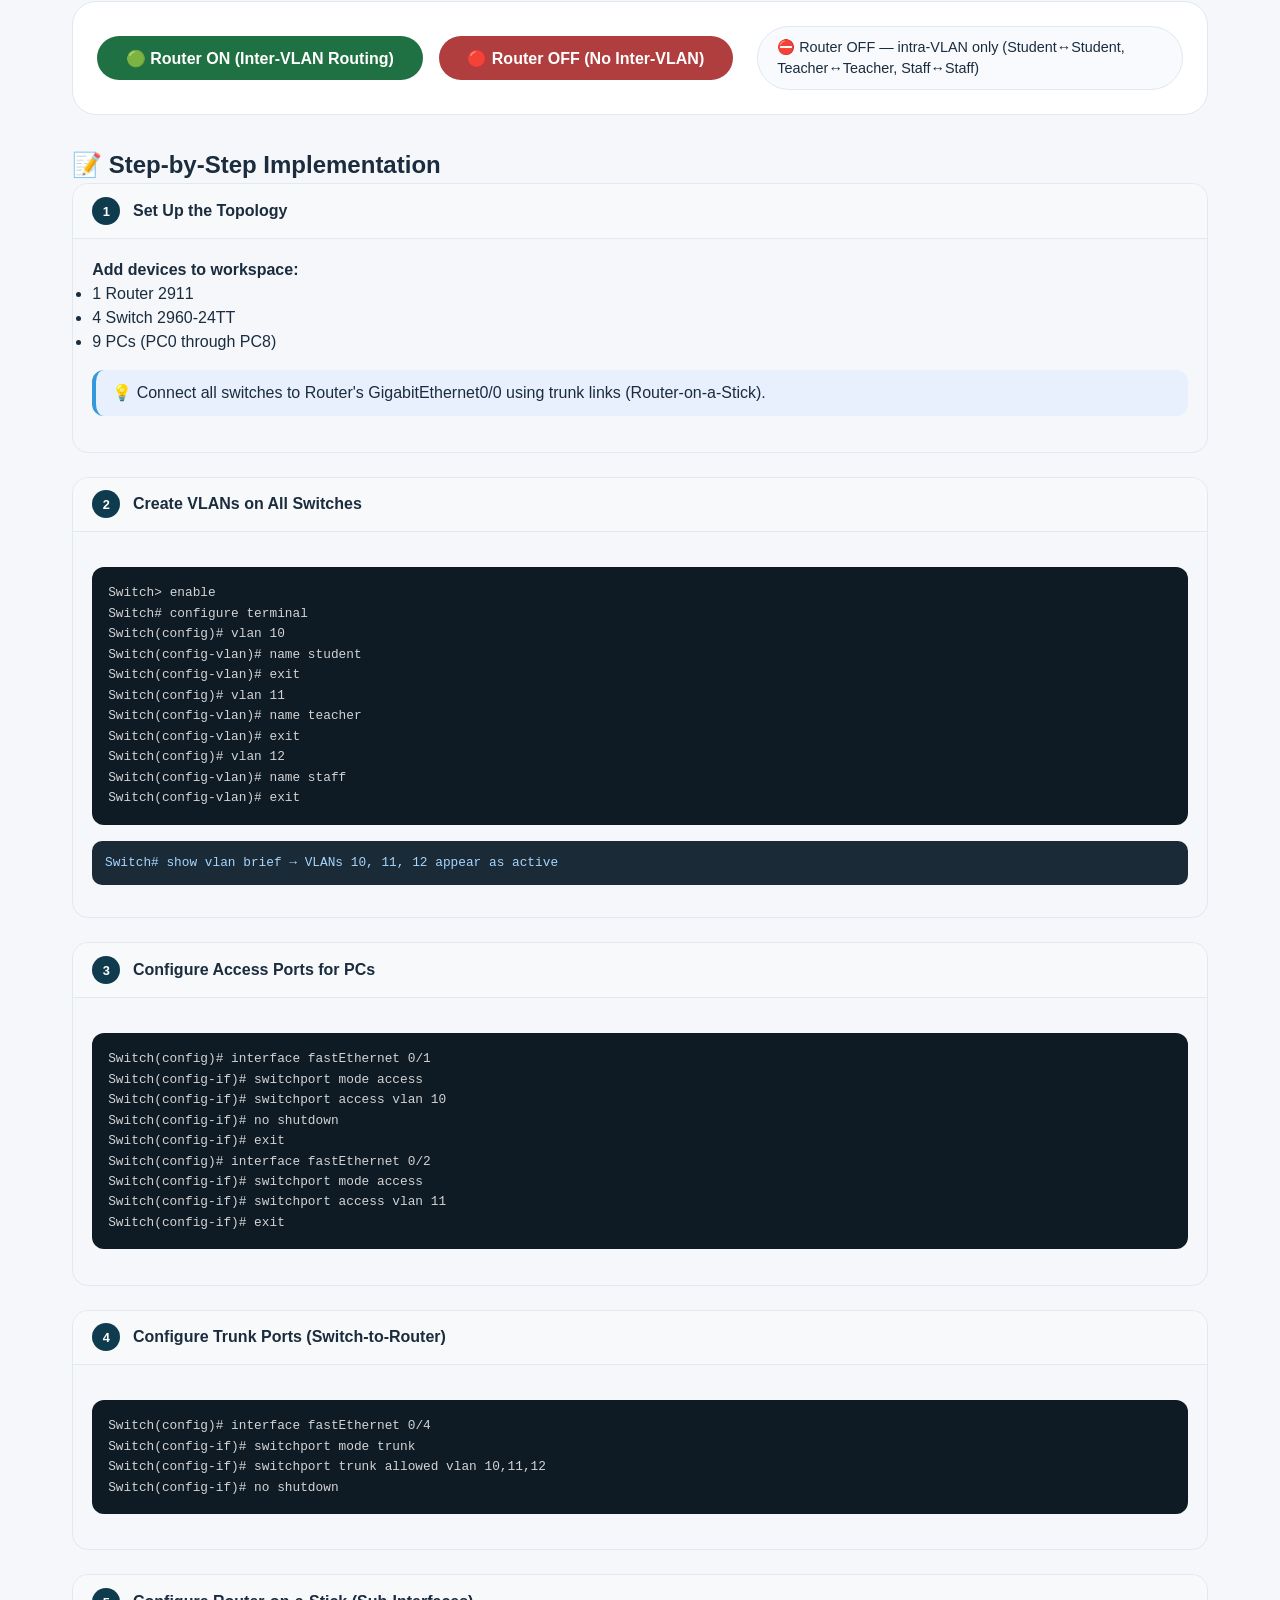
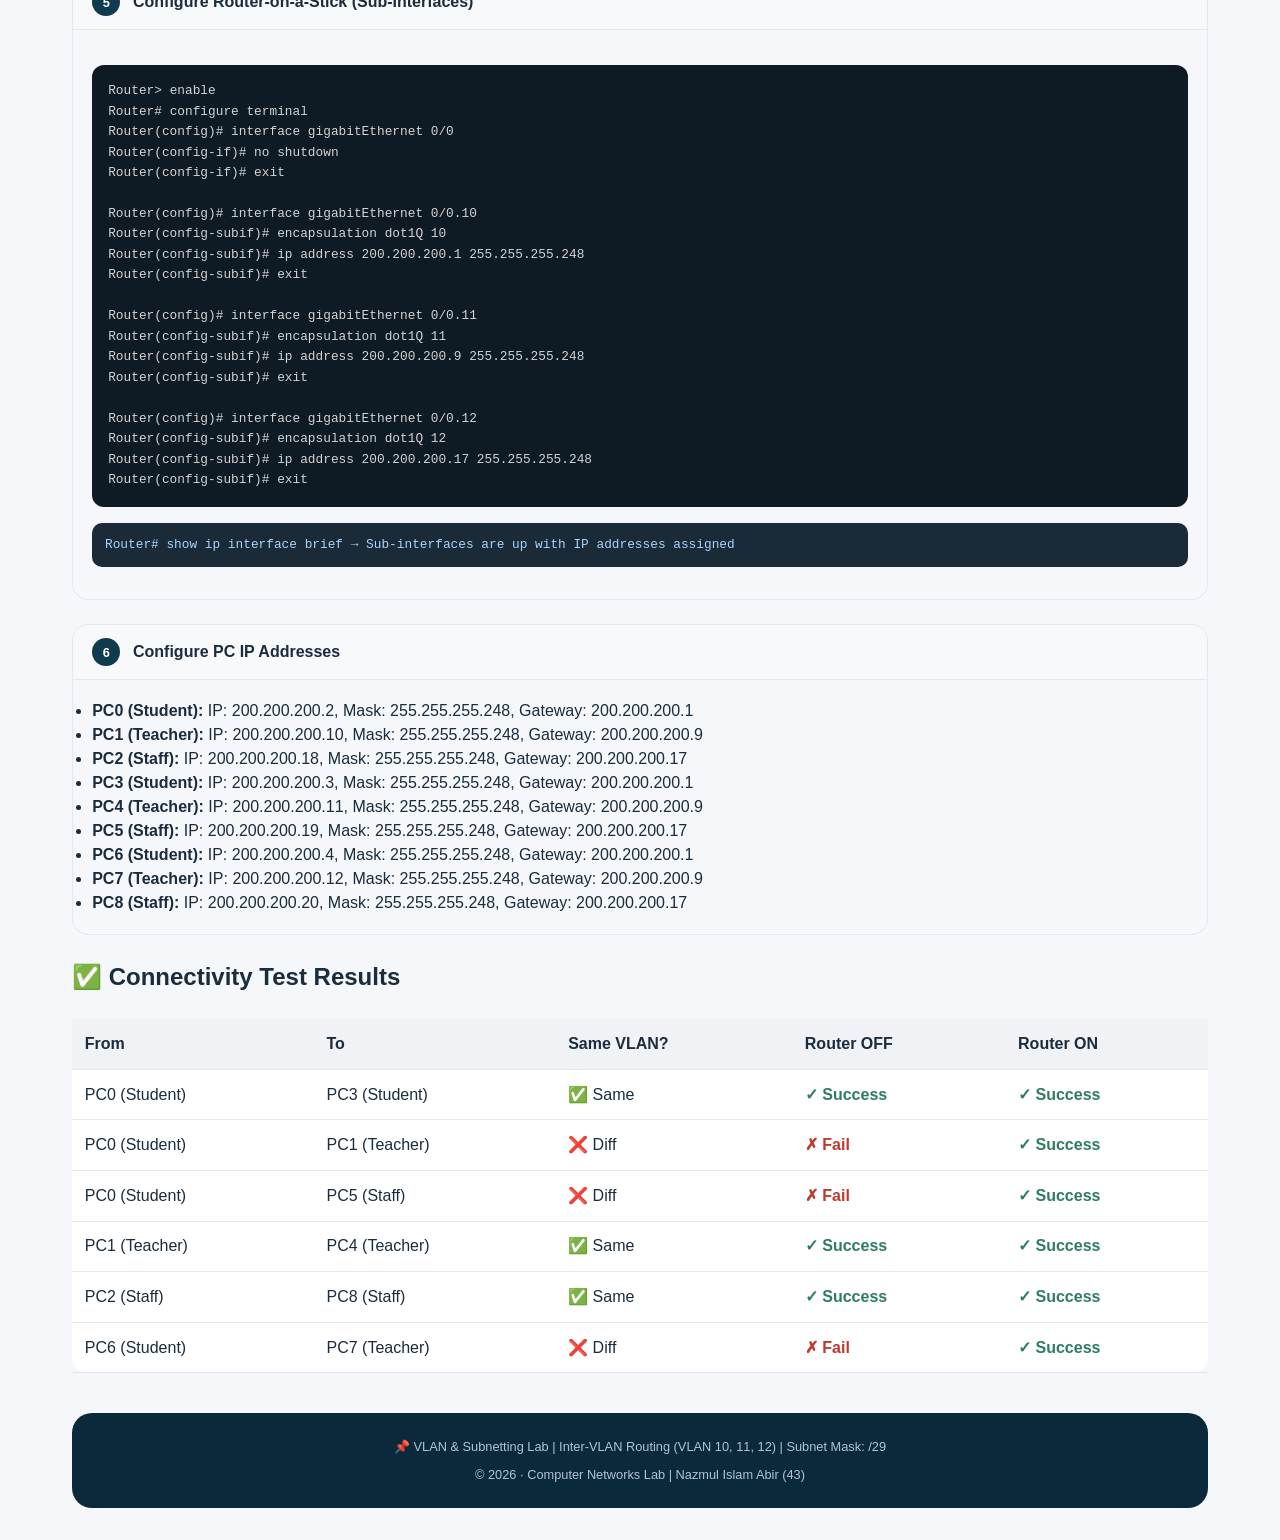
<file: vlan_subnet.html>
<!DOCTYPE html>
<html lang="en">
<head>
    <meta charset="UTF-8">
    <meta name="viewport" content="width=device-width, initial-scale=1.0">
    <title>VLAN & Subnetting Lab · Inter-VLAN Routing | Student / Teacher / Staff Networks</title>
    <style>
        * {
            margin: 0;
            padding: 0;
            box-sizing: border-box;
        }

        body {
            font-family: 'Inter', -apple-system, 'Segoe UI', Roboto, sans-serif;
            background: #f5f7fa;
            color: #1a2c3e;
            line-height: 1.5;
        }

        .container {
            max-width: 1200px;
            margin: 0 auto;
            padding: 2rem;
        }

        /* Header */
        .header {
            background: linear-gradient(135deg, #0a2a3b 0%, #0f3b4f 100%);
            border-radius: 24px;
            padding: 2rem;
            margin-bottom: 2rem;
            color: white;
            display: flex;
            justify-content: space-between;
            align-items: center;
            flex-wrap: wrap;
            gap: 1rem;
        }

        .header-left h1 {
            font-size: 1.8rem;
            font-weight: 600;
            margin-bottom: 0.3rem;
        }

        .network-badge {
            background: #1e5a6e;
            padding: 0.5rem 1rem;
            border-radius: 40px;
            font-size: 0.85rem;
        }

        /* Topology Section */
        .topology-section {
            background: white;
            border-radius: 24px;
            padding: 1.5rem;
            margin-bottom: 2rem;
            border: 1px solid #e1e8f0;
        }

        .topology-header {
            display: flex;
            justify-content: space-between;
            align-items: center;
            margin-bottom: 1rem;
            flex-wrap: wrap;
        }

        .zoom-hint {
            font-size: 0.8rem;
            background: #eef2f5;
            padding: 0.3rem 0.8rem;
            border-radius: 30px;
            cursor: pointer;
        }

        .topology-image {
            text-align: center;
            background: #fafbfc;
            border-radius: 16px;
            padding: 1rem;
            cursor: pointer;
        }

        .topology-image img {
            width: 100%;
            max-height: 400px;
            object-fit: contain;
            border-radius: 16px;
        }

        /* Zoom functionality */
        .topology-image.zoomed {
            cursor: zoom-out;
            background: rgba(0, 0, 0, 0.95);
            position: fixed;
            top: 0;
            left: 0;
            right: 0;
            bottom: 0;
            z-index: 9999;
            padding: 2rem;
            display: flex;
            align-items: center;
            justify-content: center;
            margin: 0;
            border-radius: 0;
        }

        .topology-image.zoomed img {
            max-width: 95vw;
            max-height: 95vh;
            width: auto;
            height: auto;
            object-fit: contain;
        }

        /* Download Card */
        .download-card {
            background: white;
            border-radius: 20px;
            padding: 1.5rem;
            margin-bottom: 2rem;
            border: 1px solid #e1e8f0;
            display: flex;
            justify-content: space-between;
            align-items: center;
            flex-wrap: wrap;
            gap: 1rem;
        }

        .download-link {
            background: #0f3b4f;
            color: white;
            padding: 0.8rem 1.8rem;
            border-radius: 40px;
            text-decoration: none;
            font-weight: 500;
            transition: background 0.2s;
            display: inline-block;
        }

        .download-link:hover {
            background: #1a5f7a;
        }

        /* Stats Grid */
        .stats-grid {
            display: grid;
            grid-template-columns: repeat(4, 1fr);
            gap: 1rem;
            margin-bottom: 2rem;
        }

        .stat-item {
            background: white;
            border-radius: 20px;
            padding: 1rem;
            text-align: center;
            border: 1px solid #e1e8f0;
        }

        .stat-label {
            font-size: 0.75rem;
            text-transform: uppercase;
            color: #6b7a8a;
        }

        .stat-number {
            font-size: 1rem;
            font-weight: 700;
            color: #0f3b4f;
        }

        /* VLAN Cards */
        .vlan-container {
            display: grid;
            grid-template-columns: repeat(3, 1fr);
            gap: 1.5rem;
            margin-bottom: 2rem;
        }

        .vlan-card {
            background: white;
            border-radius: 20px;
            border: 1px solid #e1e8f0;
            overflow: hidden;
        }

        .vlan-title {
            padding: 1rem;
            font-size: 1.2rem;
            font-weight: 600;
            text-align: center;
        }

        .vlan-title.student { background: #e0f2e9; color: #1f7042; }
        .vlan-title.teacher { background: #fef0ef; color: #b13e3e; }
        .vlan-title.staff { background: #fff5e8; color: #b86b1f; }

        .vlan-content {
            padding: 1rem;
        }

        .ip-row {
            display: flex;
            justify-content: space-between;
            padding: 0.5rem 0;
            border-bottom: 1px solid #edf2f7;
            font-size: 0.85rem;
        }

        .pc-list {
            margin-top: 1rem;
            background: #f8fafd;
            padding: 0.8rem;
            border-radius: 12px;
        }

        .pc-item {
            font-family: monospace;
            font-size: 0.8rem;
            padding: 0.3rem 0;
        }

        /* Router Control */
        .router-control {
            background: white;
            border-radius: 24px;
            border: 1px solid #e1e8f0;
            padding: 1.5rem;
            margin-bottom: 2rem;
            display: flex;
            align-items: center;
            flex-wrap: wrap;
            gap: 1.5rem;
        }

        .router-buttons {
            display: flex;
            gap: 1rem;
        }

        .router-btn {
            padding: 0.8rem 1.8rem;
            border-radius: 40px;
            font-weight: 600;
            border: none;
            cursor: pointer;
            font-size: 1rem;
            transition: 0.2s;
        }

        .btn-on {
            background: #1f7042;
            color: white;
        }

        .btn-on:hover {
            background: #2a8f55;
        }

        .btn-off {
            background: #b13e3e;
            color: white;
        }

        .btn-off:hover {
            background: #c44545;
        }

        .status {
            font-size: 0.9rem;
            padding: 0.6rem 1.2rem;
            background: #f8fafd;
            border-radius: 40px;
            border: 1px solid #e1e8f0;
            flex: 1;
        }

        /* CLI Command Blocks */
        .cli-cmd-block {
            background: #0e1a24;
            border-radius: 12px;
            padding: 1rem;
            font-family: 'SF Mono', 'Fira Code', monospace;
            font-size: 0.8rem;
            overflow-x: auto;
            color: #d4d4d4;
            margin: 1rem 0;
            line-height: 1.6;
        }

        .cli-output {
            background: #1a2a36;
            border-radius: 10px;
            padding: 0.8rem;
            font-family: monospace;
            font-size: 0.8rem;
            margin: 0.8rem 0;
            color: #a5d6ff;
        }

        .success-note {
            background: #e0f2e9;
            border-left: 4px solid #10b981;
            padding: 0.7rem 1rem;
            border-radius: 12px;
            margin: 1rem 0;
        }

        .info-note {
            background: #e8f0fe;
            border-left: 4px solid #3498db;
            padding: 0.7rem 1rem;
            border-radius: 12px;
            margin: 1rem 0;
        }

        /* Steps */
        .step {
            margin-bottom: 1.5rem;
            border: 1px solid #e1e8f0;
            border-radius: 16px;
            overflow: hidden;
        }

        .step-header {
            background: #f8f9fa;
            padding: 0.8rem 1.2rem;
            display: flex;
            align-items: center;
            gap: 0.8rem;
            border-bottom: 1px solid #e1e8f0;
        }

        .step-number {
            background: #0f3b4f;
            width: 28px;
            height: 28px;
            border-radius: 28px;
            display: inline-flex;
            align-items: center;
            justify-content: center;
            color: white;
            font-weight: bold;
            font-size: 0.8rem;
        }

        .step-title {
            font-weight: 600;
            font-size: 1rem;
        }

        .step-content {
            padding: 1.2rem;
        }

        /* Table */
        .table-wrapper {
            overflow-x: auto;
            margin: 1.5rem 0;
        }
        table {
            width: 100%;
            border-collapse: collapse;
            background: white;
            border-radius: 16px;
        }
        th, td {
            padding: 0.8rem;
            border-bottom: 1px solid #e1e8f0;
            text-align: left;
        }
        th { background: #f0f2f5; }
        .success { color: #2e7d5e; font-weight: bold; }
        .fail { color: #c0392b; font-weight: bold; }

        /* Footer */
        .footer {
            margin-top: 2.5rem;
            background: #0a2a3b;
            border-radius: 20px;
            padding: 1.5rem;
            color: #b0c4d4;
            text-align: center;
            font-size: 0.8rem;
        }

        @media (max-width: 768px) {
            .container { padding: 1rem; }
            .stats-grid { grid-template-columns: repeat(2, 1fr); }
            .vlan-container { grid-template-columns: 1fr; }
            .router-control { flex-direction: column; align-items: stretch; }
            .router-buttons { justify-content: center; }
        }
    </style>
</head>
<body>
     <!-- ========== NAVBAR INJECTION ========== -->
<div id="navbar-container"></div>
<script>
    fetch('navbar.html')
        .then(response => response.text())
        .then(data => {
            document.getElementById('navbar-container').innerHTML = data;
            
            // Re-run navbar's initialization after loading
            if (typeof window.initNavbar === 'undefined') {
                // Small delay to ensure DOM is ready
                setTimeout(() => {
                    const navScript = document.querySelector('#navbar-container script');
                    if (navScript) {
                        eval(navScript.textContent);
                    }
                }, 50);
            }
        })
        .catch(error => console.error('Navbar loading error:', error));
</script>
<div class="container">
    <!-- Header -->
    <div class="header">
        <div class="header-left">
            <h1>🔗 VLAN & Subnetting Lab</h1>
            <p>Inter-VLAN Routing · Student / Teacher / Staff Networks · Subnetting /29</p>
        </div>
        <div class="network-badge">200.200.200.0/24 → /29 subnets | 3 VLANs | 9 Workstations</div>
    </div>

    <!-- Topology -->
    <div class="topology-section">
        <div class="topology-header">
            <h2>📡 Network Topology</h2>
            <div class="zoom-hint">🔍 Click to zoom</div>
        </div>
        <div class="topology-image">
            <img src="images/vlan subnet.png" alt="VLAN Topology">
        </div>
    </div>

    <!-- Download Section -->
    <div class="download-card">
        <div class="download-text">
            <h3>📄 Packet Tracer File (Complete VLAN Lab)</h3>
            <p>VLAN 10,11,12 · Trunking · Router-on-a-stick · 9 PCs fully configured</p>
        </div>
        <a href="projects/vlan_lab.pkt" class="download-link" download="VLAN_Subnetting_Lab.pkt">⬇ Download VLAN_Subnetting_Lab.pkt</a>
    </div>

    <!-- Stats -->
    <div class="stats-grid">
        <div class="stat-item"><div class="stat-label">Base Network</div><div class="stat-number">200.200.200.0/24</div></div>
        <div class="stat-item"><div class="stat-label">Subnet Mask</div><div class="stat-number">255.255.255.248 (/29)</div></div>
        <div class="stat-item"><div class="stat-label">VLANs</div><div class="stat-number">10 · 11 · 12</div></div>
        <div class="stat-item"><div class="stat-label">Devices</div><div class="stat-number">4 Switches · 1 Router · 9 PCs</div></div>
    </div>

    <!-- VLAN Cards -->
    <h2>📊 VLAN Allocation & IP Scheme</h2>
    <div class="vlan-container">
        <div class="vlan-card">
            <div class="vlan-title student">VLAN 10 · Student</div>
            <div class="vlan-content">
                <div class="ip-row"><span>Subnet</span><span>200.200.200.0/29</span></div>
                <div class="ip-row"><span>Gateway</span><span>200.200.200.1</span></div>
                <div class="ip-row"><span>Range</span><span>200.200.200.2 – .6</span></div>
                <div class="pc-list">
                    <div class="pc-item">PC0: 200.200.200.2</div>
                    <div class="pc-item">PC3: 200.200.200.3</div>
                    <div class="pc-item">PC6: 200.200.200.4</div>
                </div>
            </div>
        </div>
        <div class="vlan-card">
            <div class="vlan-title teacher">VLAN 11 · Teacher</div>
            <div class="vlan-content">
                <div class="ip-row"><span>Subnet</span><span>200.200.200.8/29</span></div>
                <div class="ip-row"><span>Gateway</span><span>200.200.200.9</span></div>
                <div class="ip-row"><span>Range</span><span>200.200.200.10 – .14</span></div>
                <div class="pc-list">
                    <div class="pc-item">PC1: 200.200.200.10</div>
                    <div class="pc-item">PC4: 200.200.200.11</div>
                    <div class="pc-item">PC7: 200.200.200.12</div>
                </div>
            </div>
        </div>
        <div class="vlan-card">
            <div class="vlan-title staff">VLAN 12 · Staff</div>
            <div class="vlan-content">
                <div class="ip-row"><span>Subnet</span><span>200.200.200.16/29</span></div>
                <div class="ip-row"><span>Gateway</span><span>200.200.200.17</span></div>
                <div class="ip-row"><span>Range</span><span>200.200.200.18 – .22</span></div>
                <div class="pc-list">
                    <div class="pc-item">PC2: 200.200.200.18</div>
                    <div class="pc-item">PC5: 200.200.200.19</div>
                    <div class="pc-item">PC8: 200.200.200.20</div>
                </div>
            </div>
        </div>
    </div>

    <!-- Router Control Section with CLI Commands -->
    <div class="router-control">
        <div class="router-buttons">
            <button class="router-btn btn-on" onclick="enableInterVLANRouting()">🟢 Router ON (Inter-VLAN Routing)</button>
            <button class="router-btn btn-off" onclick="disableInterVLANRouting()">🔴 Router OFF (No Inter-VLAN)</button>
        </div>
        <div class="status" id="routerStatus">⛔ Router OFF — intra‑VLAN only (Student↔Student, Teacher↔Teacher, Staff↔Staff)</div>
    </div>

    <!-- CLI Commands Display -->
    <div id="cliCommands" style="margin-bottom: 1.5rem;"></div>

    <!-- Step-by-Step Implementation -->
    <h2>📝 Step-by-Step Implementation</h2>

    <!-- Step 1 -->
    <div class="step">
        <div class="step-header"><span class="step-number">1</span><span class="step-title">Set Up the Topology</span></div>
        <div class="step-content">
            <p><strong>Add devices to workspace:</strong></p>
            <ul>
                <li>1 Router 2911</li>
                <li>4 Switch 2960-24TT</li>
                <li>9 PCs (PC0 through PC8)</li>
            </ul>
            <div class="info-note">💡 Connect all switches to Router's GigabitEthernet0/0 using trunk links (Router-on-a-Stick).</div>
        </div>
    </div>

    <!-- Step 2 -->
    <div class="step">
        <div class="step-header"><span class="step-number">2</span><span class="step-title">Create VLANs on All Switches</span></div>
        <div class="step-content">
            <div class="cli-cmd-block">
<span class="prompt">Switch></span> enable<br>
<span class="prompt">Switch#</span> configure terminal<br>
<span class="config-prompt">Switch(config)#</span> vlan 10<br>
<span class="config-prompt">Switch(config-vlan)#</span> name student<br>
<span class="config-prompt">Switch(config-vlan)#</span> exit<br>
<span class="config-prompt">Switch(config)#</span> vlan 11<br>
<span class="config-prompt">Switch(config-vlan)#</span> name teacher<br>
<span class="config-prompt">Switch(config-vlan)#</span> exit<br>
<span class="config-prompt">Switch(config)#</span> vlan 12<br>
<span class="config-prompt">Switch(config-vlan)#</span> name staff<br>
<span class="config-prompt">Switch(config-vlan)#</span> exit
            </div>
            <div class="cli-output">Switch# show vlan brief → VLANs 10, 11, 12 appear as active</div>
        </div>
    </div>

    <!-- Step 3 -->
    <div class="step">
        <div class="step-header"><span class="step-number">3</span><span class="step-title">Configure Access Ports for PCs</span></div>
        <div class="step-content">
            <div class="cli-cmd-block">
<span class="config-prompt">Switch(config)#</span> interface fastEthernet 0/1<br>
<span class="config-prompt">Switch(config-if)#</span> switchport mode access<br>
<span class="config-prompt">Switch(config-if)#</span> switchport access vlan 10<br>
<span class="config-prompt">Switch(config-if)#</span> no shutdown<br>
<span class="config-prompt">Switch(config-if)#</span> exit<br>
<span class="config-prompt">Switch(config)#</span> interface fastEthernet 0/2<br>
<span class="config-prompt">Switch(config-if)#</span> switchport mode access<br>
<span class="config-prompt">Switch(config-if)#</span> switchport access vlan 11<br>
<span class="config-prompt">Switch(config-if)#</span> exit
            </div>
        </div>
    </div>

    <!-- Step 4 -->
    <div class="step">
        <div class="step-header"><span class="step-number">4</span><span class="step-title">Configure Trunk Ports (Switch-to-Router)</span></div>
        <div class="step-content">
            <div class="cli-cmd-block">
<span class="config-prompt">Switch(config)#</span> interface fastEthernet 0/4<br>
<span class="config-prompt">Switch(config-if)#</span> switchport mode trunk<br>
<span class="config-prompt">Switch(config-if)#</span> switchport trunk allowed vlan 10,11,12<br>
<span class="config-prompt">Switch(config-if)#</span> no shutdown
            </div>
        </div>
    </div>

    <!-- Step 5 - Router Configuration -->
    <div class="step">
        <div class="step-header"><span class="step-number">5</span><span class="step-title">Configure Router-on-a-Stick (Sub-Interfaces)</span></div>
        <div class="step-content">
            <div class="cli-cmd-block">
<span class="prompt">Router></span> enable<br>
<span class="prompt">Router#</span> configure terminal<br>
<span class="config-prompt">Router(config)#</span> interface gigabitEthernet 0/0<br>
<span class="config-prompt">Router(config-if)#</span> no shutdown<br>
<span class="config-prompt">Router(config-if)#</span> exit<br>
<br>
<span class="config-prompt">Router(config)#</span> interface gigabitEthernet 0/0.10<br>
<span class="config-prompt">Router(config-subif)#</span> encapsulation dot1Q 10<br>
<span class="config-prompt">Router(config-subif)#</span> ip address 200.200.200.1 255.255.255.248<br>
<span class="config-prompt">Router(config-subif)#</span> exit<br>
<br>
<span class="config-prompt">Router(config)#</span> interface gigabitEthernet 0/0.11<br>
<span class="config-prompt">Router(config-subif)#</span> encapsulation dot1Q 11<br>
<span class="config-prompt">Router(config-subif)#</span> ip address 200.200.200.9 255.255.255.248<br>
<span class="config-prompt">Router(config-subif)#</span> exit<br>
<br>
<span class="config-prompt">Router(config)#</span> interface gigabitEthernet 0/0.12<br>
<span class="config-prompt">Router(config-subif)#</span> encapsulation dot1Q 12<br>
<span class="config-prompt">Router(config-subif)#</span> ip address 200.200.200.17 255.255.255.248<br>
<span class="config-prompt">Router(config-subif)#</span> exit
            </div>
            <div class="cli-output">Router# show ip interface brief → Sub-interfaces are up with IP addresses assigned</div>
        </div>
    </div>

    <!-- Step 6 -->
    <div class="step">
        <div class="step-header"><span class="step-number">6</span><span class="step-title">Configure PC IP Addresses</span></div>
        <div class="step-content">
            <ul>
                <li><strong>PC0 (Student):</strong> IP: 200.200.200.2, Mask: 255.255.255.248, Gateway: 200.200.200.1</li>
                <li><strong>PC1 (Teacher):</strong> IP: 200.200.200.10, Mask: 255.255.255.248, Gateway: 200.200.200.9</li>
                <li><strong>PC2 (Staff):</strong> IP: 200.200.200.18, Mask: 255.255.255.248, Gateway: 200.200.200.17</li>
                <li><strong>PC3 (Student):</strong> IP: 200.200.200.3, Mask: 255.255.255.248, Gateway: 200.200.200.1</li>
                <li><strong>PC4 (Teacher):</strong> IP: 200.200.200.11, Mask: 255.255.255.248, Gateway: 200.200.200.9</li>
                <li><strong>PC5 (Staff):</strong> IP: 200.200.200.19, Mask: 255.255.255.248, Gateway: 200.200.200.17</li>
                <li><strong>PC6 (Student):</strong> IP: 200.200.200.4, Mask: 255.255.255.248, Gateway: 200.200.200.1</li>
                <li><strong>PC7 (Teacher):</strong> IP: 200.200.200.12, Mask: 255.255.255.248, Gateway: 200.200.200.9</li>
                <li><strong>PC8 (Staff):</strong> IP: 200.200.200.20, Mask: 255.255.255.248, Gateway: 200.200.200.17</li>
            </ul>
        </div>
    </div>

    <!-- Test Matrix -->
    <h2>✅ Connectivity Test Results</h2>
    <div class="table-wrapper">
        <table>
            <thead>
                <tr><th>From</th><th>To</th><th>Same VLAN?</th><th>Router OFF</th><th>Router ON</th></tr>
            </thead>
            <tbody>
                <tr><td>PC0 (Student)</td><td>PC3 (Student)</td><td>✅ Same</td><td class="success">✓ Success</td><td class="success">✓ Success</td></tr>
                <tr><td>PC0 (Student)</td><td>PC1 (Teacher)</td><td>❌ Diff</td><td class="fail">✗ Fail</td><td class="success">✓ Success</td></tr>
                <tr><td>PC0 (Student)</td><td>PC5 (Staff)</td><td>❌ Diff</td><td class="fail">✗ Fail</td><td class="success">✓ Success</td></tr>
                <tr><td>PC1 (Teacher)</td><td>PC4 (Teacher)</td><td>✅ Same</td><td class="success">✓ Success</td><td class="success">✓ Success</td></tr>
                <tr><td>PC2 (Staff)</td><td>PC8 (Staff)</td><td>✅ Same</td><td class="success">✓ Success</td><td class="success">✓ Success</td></tr>
                <tr><td>PC6 (Student)</td><td>PC7 (Teacher)</td><td>❌ Diff</td><td class="fail">✗ Fail</td><td class="success">✓ Success</td></tr>
            </tbody>
        </table>
    </div>

    <!-- Footer -->
    <div class="footer">
        <p>📌 VLAN & Subnetting Lab | Inter-VLAN Routing (VLAN 10, 11, 12) | Subnet Mask: /29</p>
        <p style="margin-top:0.5rem;">© 2026 · Computer Networks Lab | Nazmul Islam Abir (43)</p>
    </div>
</div>

<script>
    // Router ON/OFF functionality with CLI commands
    function enableInterVLANRouting() {
        document.getElementById('routerStatus').innerHTML = '✅ Router ON — full inter‑VLAN communication (Student ↔ Teacher ↔ Staff). All cross-VLAN pings successful.';
        document.getElementById('routerStatus').style.background = '#e0f2e9';
        document.getElementById('routerStatus').style.color = '#1f7042';
        
        // Display CLI commands for enabling routing
        document.getElementById('cliCommands').innerHTML = `
            <div class="success-note">
                <strong>🔧 CLI Commands Executed (Router ON):</strong>
            </div>
            <div class="cli-cmd-block">
<span class="prompt">Router></span> enable<br>
<span class="prompt">Router#</span> configure terminal<br>
<span class="config-prompt">Router(config)#</span> interface gigabitEthernet 0/0<br>
<span class="config-prompt">Router(config-if)#</span> no shutdown<br>
<span class="config-prompt">Router(config-if)#</span> exit<br>
<br>
<span class="config-prompt">Router(config)#</span> interface gigabitEthernet 0/0.10<br>
<span class="config-prompt">Router(config-subif)#</span> encapsulation dot1Q 10<br>
<span class="config-prompt">Router(config-subif)#</span> ip address 200.200.200.1 255.255.255.248<br>
<span class="config-prompt">Router(config-subif)#</span> no shutdown<br>
<span class="config-prompt">Router(config-subif)#</span> exit<br>
<br>
<span class="config-prompt">Router(config)#</span> interface gigabitEthernet 0/0.11<br>
<span class="config-prompt">Router(config-subif)#</span> encapsulation dot1Q 11<br>
<span class="config-prompt">Router(config-subif)#</span> ip address 200.200.200.9 255.255.255.248<br>
<span class="config-prompt">Router(config-subif)#</span> no shutdown<br>
<span class="config-prompt">Router(config-subif)#</span> exit<br>
<br>
<span class="config-prompt">Router(config)#</span> interface gigabitEthernet 0/0.12<br>
<span class="config-prompt">Router(config-subif)#</span> encapsulation dot1Q 12<br>
<span class="config-prompt">Router(config-subif)#</span> ip address 200.200.200.17 255.255.255.248<br>
<span class="config-prompt">Router(config-subif)#</span> no shutdown<br>
<span class="config-prompt">Router(config-subif)#</span> exit<br>
<span class="config-prompt">Router(config)#</span> end<br>
<span class="prompt">Router#</span> write memory
            </div>
            <div class="cli-output">
✅ Inter-VLAN routing enabled!<br>
✅ Sub-interfaces configured for VLAN 10, 11, 12<br>
✅ PCs can now communicate across different VLANs
            </div>
        `;
    }
    
    function disableInterVLANRouting() {
        document.getElementById('routerStatus').innerHTML = '⛔ Router OFF — intra‑VLAN only (Student↔Student, Teacher↔Teacher, Staff↔Staff). Cross-VLAN traffic blocked.';
        document.getElementById('routerStatus').style.background = '#fef0ef';
        document.getElementById('routerStatus').style.color = '#b13e3e';
        
        // Display CLI commands for disabling routing
        document.getElementById('cliCommands').innerHTML = `
            <div class="info-note">
                <strong>🔧 CLI Commands Executed (Router OFF):</strong>
            </div>
            <div class="cli-cmd-block">
<span class="prompt">Router></span> enable<br>
<span class="prompt">Router#</span> configure terminal<br>
<span class="config-prompt">Router(config)#</span> interface gigabitEthernet 0/0.10<br>
<span class="config-prompt">Router(config-subif)#</span> shutdown<br>
<span class="config-prompt">Router(config-subif)#</span> exit<br>
<br>
<span class="config-prompt">Router(config)#</span> interface gigabitEthernet 0/0.11<br>
<span class="config-prompt">Router(config-subif)#</span> shutdown<br>
<span class="config-prompt">Router(config-subif)#</span> exit<br>
<br>
<span class="config-prompt">Router(config)#</span> interface gigabitEthernet 0/0.12<br>
<span class="config-prompt">Router(config-subif)#</span> shutdown<br>
<span class="config-prompt">Router(config-subif)#</span> exit<br>
<span class="config-prompt">Router(config)#</span> end<br>
<span class="prompt">Router#</span> write memory
            </div>
            <div class="cli-output">
⛔ Inter-VLAN routing disabled!<br>
⛔ Sub-interfaces for VLAN 10, 11, 12 are shutdown<br>
⛔ Only same-VLAN communication works now
            </div>
        `;
    }
    
    // Zoom functionality
    document.querySelectorAll('.topology-image').forEach(el => {
        el.addEventListener('click', function(e) {
            if (e.target.classList && e.target.classList.contains('zoom-hint')) return;
            if (e.target.closest && e.target.closest('.zoom-hint')) return;
            this.classList.toggle('zoomed');
        });
    });
    
    document.addEventListener('keydown', function(e) {
        if (e.key === 'Escape') {
            const zoomed = document.querySelector('.topology-image.zoomed');
            if (zoomed) zoomed.classList.remove('zoomed');
        }
    });
</script>
</body>
</html>
</file>
<file: style.css>
/* Make sure this class exists in your CSS */
        .zoomable-image {
            cursor: zoom-in;
            transition: background 0.2s;
            position: relative;
        }

        .zoomable-image.zoomed {
            cursor: zoom-out;
            background: rgba(0,0,0,0.95);
            position: fixed;
            top: 0;
            left: 0;
            right: 0;
            bottom: 0;
            z-index: 1000;
            padding: 2rem;
            display: flex;
            align-items: center;
            justify-content: center;
            margin: 0;
        }

        .zoomable-image.zoomed img {
            max-width: 95vw;
            max-height: 95vh;
            width: auto;
            height: auto;
            object-fit: contain;
            box-shadow: 0 25px 50px rgba(0,0,0,0.5);
        }

        .zoomable-image img {
            max-width: 100%;
            height: auto;
            max-height: 400px;
            border-radius: 16px;
            box-shadow: 0 12px 28px rgba(0,0,0,0.05);
            transition: transform 0.3s ease;
            pointer-events: none;
        }
        * {
            margin: 0;
            padding: 0;
            box-sizing: border-box;
        }

        body {
            font-family: 'Inter', -apple-system, BlinkMacSystemFont, 'Segoe UI', Roboto, sans-serif;
            background: #f6f8fa;
            color: #1f2a3f;
            line-height: 1.6;
        }

        .container {
            max-width: 1200px;
            margin: 0 auto;
            padding: 2.5rem 2rem;
        }

        /* Typography */
        h1 {
            font-size: 3rem;
            font-weight: 500;
            letter-spacing: -0.02em;
            color: #0b1c33;
            line-height: 1.2;
        }

        h2 {
            font-size: 1.75rem;
            font-weight: 500;
            color: #0b1c33;
            margin-bottom: 1.5rem;
        }

        h3 {
            font-size: 1.2rem;
            font-weight: 600;
            color: #2c3e58;
            margin-bottom: 1rem;
        }

        /* Header */
        .header {
            margin-bottom: 3rem;
            display: flex;
            justify-content: space-between;
            align-items: flex-end;
            flex-wrap: wrap;
            gap: 1.5rem;
        }

        .header-left p {
            font-size: 1.2rem;
            color: #546e7a;
            margin-top: 0.5rem;
        }

        .network-badge {
            background: white;
            padding: 0.8rem 1.5rem;
            border-radius: 100px;
            font-weight: 500;
            box-shadow: 0 2px 8px rgba(0,0,0,0.03);
            border: 1px solid #e2e9f0;
            color: #0b1c33;
        }

        /* Image Section with Zoom */
        .topology-section {
            background: white;
            border-radius: 28px;
            border: 1px solid #e2e9f0;
            overflow: hidden;
            margin-bottom: 3rem;
            box-shadow: 0 8px 20px rgba(0,0,0,0.02);
        }

        .topology-header {
            padding: 1.5rem 2rem;
            border-bottom: 1px solid #e2e9f0;
            background: #fafcfd;
            display: flex;
            justify-content: space-between;
            align-items: center;
        }

        .topology-header h2 {
            margin-bottom: 0;
            font-size: 1.3rem;
            font-weight: 500;
        }

        .zoom-hint {
            color: #546e7a;
            font-size: 0.9rem;
            display: flex;
            align-items: center;
            gap: 0.5rem;
        }

        .zoom-hint span {
            font-size: 1.2rem;
        }

        .topology-image {
            padding: 2rem;
            background: #ffffff;
            display: flex;
            justify-content: center;
            cursor: zoom-in;
            transition: background 0.2s;
            position: relative;
        }

        .topology-image img {
            max-width: 100%;
            height: auto;
            max-height: 400px;
            border-radius: 16px;
            box-shadow: 0 12px 28px rgba(0,0,0,0.05);
            transition: transform 0.3s ease;
            pointer-events: none;
        }

        .topology-image.zoomed {
            cursor: zoom-out;
            background: rgba(0,0,0,0.95);
            position: fixed;
            top: 0;
            left: 0;
            right: 0;
            bottom: 0;
            z-index: 1000;
            padding: 2rem;
            display: flex;
            align-items: center;
            justify-content: center;
            margin: 0;
        }

        .topology-image.zoomed img {
            max-width: 95vw;
            max-height: 95vh;
            width: auto;
            height: auto;
            object-fit: contain;
            box-shadow: 0 25px 50px rgba(0,0,0,0.5);
        }

        /* Download Section */
        .download-card {
            background: white;
            border-radius: 28px;
            border: 1px solid #e2e9f0;
            padding: 2rem;
            margin-bottom: 3rem;
            display: flex;
            justify-content: space-between;
            align-items: center;
            flex-wrap: wrap;
            gap: 1.5rem;
        }

        .download-text h3 {
            margin-bottom: 0.25rem;
        }

        .download-text p {
            color: #546e7a;
        }

        .download-link {
            background: #0b1c33;
            color: white;
            padding: 1rem 2.5rem;
            border-radius: 60px;
            text-decoration: none;
            font-weight: 500;
            transition: background 0.2s;
            display: inline-block;
        }

        .download-link:hover {
            background: #1e3a5f;
        }

        /* Network Summary */
        .stats-grid {
            display: grid;
            grid-template-columns: repeat(4, 1fr);
            gap: 1rem;
            margin-bottom: 3rem;
        }

        .stat-item {
            background: white;
            border-radius: 20px;
            padding: 1.5rem;
            border: 1px solid #e2e9f0;
        }

        .stat-label {
            font-size: 0.85rem;
            text-transform: uppercase;
            letter-spacing: 0.5px;
            color: #546e7a;
            margin-bottom: 0.5rem;
        }

        .stat-number {
            font-size: 2rem;
            font-weight: 500;
            color: #0b1c33;
        }

        /* VLAN Cards */
        .vlan-container {
            display: grid;
            grid-template-columns: repeat(3, 1fr);
            gap: 1.5rem;
            margin-bottom: 3rem;
        }

        .vlan-card {
            background: white;
            border-radius: 24px;
            border: 1px solid #e2e9f0;
            overflow: hidden;
        }

        .vlan-title {
            padding: 1.5rem;
            font-size: 1.5rem;
            font-weight: 500;
            border-bottom: 1px solid #e2e9f0;
        }

        .vlan-title.student { background: #f0f7f2; color: #1f7042; }
        .vlan-title.teacher { background: #fef0ef; color: #b13e3e; }
        .vlan-title.staff { background: #fff5e8; color: #b86b1f; }

        .vlan-content {
            padding: 1.5rem;
        }

        .ip-row {
            display: flex;
            justify-content: space-between;
            padding: 0.75rem 0;
            border-bottom: 1px solid #edf2f7;
            font-size: 0.95rem;
        }

        .ip-row:last-child {
            border-bottom: none;
        }

        .ip-label {
            color: #546e7a;
        }

        .ip-value {
            font-family: 'SF Mono', 'Fira Code', monospace;
            font-weight: 500;
            color: #0b1c33;
        }

        .pc-list {
            margin-top: 1.5rem;
            background: #f8fafd;
            padding: 1rem;
            border-radius: 16px;
        }

        .pc-item {
            font-family: 'SF Mono', monospace;
            font-size: 0.9rem;
            padding: 0.4rem 0;
            color: #2c3e58;
        }

        /* Router Control */
        .router-control {
            background: white;
            border-radius: 28px;
            border: 1px solid #e2e9f0;
            padding: 1.8rem;
            margin-bottom: 3rem;
            display: flex;
            align-items: center;
            flex-wrap: wrap;
            gap: 2rem;
        }

        .router-buttons {
            display: flex;
            gap: 0.8rem;
        }

        .router-btn {
            padding: 0.8rem 2rem;
            border-radius: 60px;
            font-weight: 500;
            border: none;
            cursor: pointer;
            font-size: 1rem;
            transition: 0.2s;
        }

        .btn-on {
            background: #1f7042;
            color: white;
        }

        .btn-on:hover {
            background: #2a8f55;
        }

        .btn-off {
            background: #b13e3e;
            color: white;
        }

        .btn-off:hover {
            background: #c44545;
        }

        .status {
            font-size: 1rem;
            padding: 0.8rem 1.5rem;
            background: #f8fafd;
            border-radius: 60px;
            border: 1px solid #e2e9f0;
            color: #0b1c33;
            flex: 1;
            min-width: 250px;
        }

        /* Configuration Steps */
        .steps {
            display: flex;
            flex-direction: column;
            gap: 2rem;
            margin-bottom: 3rem;
        }

        .step {
            background: white;
            border-radius: 24px;
            border: 1px solid #e2e9f0;
            overflow: hidden;
        }

        .step-header {
            padding: 1.5rem 2rem;
            background: #fafcfd;
            border-bottom: 1px solid #e2e9f0;
            display: flex;
            align-items: center;
            gap: 1rem;
        }

        .step-number {
            width: 36px;
            height: 36px;
            background: #0b1c33;
            color: white;
            border-radius: 50%;
            display: flex;
            align-items: center;
            justify-content: center;
            font-weight: 500;
        }

        .step-title {
            font-size: 1.3rem;
            font-weight: 500;
        }

        .step-content {
            padding: 2rem;
        }

        /* CLI Command Styling - Authentic Router/Switch Format */
        .cli {
            background: #0f1a27;
            border-radius: 20px;
            padding: 1.5rem;
            font-family: 'SF Mono', 'Fira Code', 'Courier New', monospace;
            font-size: 0.95rem;
            line-height: 1.8;
            overflow-x: auto;
            white-space: pre-wrap;
            border-left: 4px solid #3b82f6;
            color: #e2e8f0;
        }

        .cli .prompt {
            color: #88dd88;
            font-weight: 500;
        }

        .cli .config-prompt {
            color: #ffaa66;
        }

        .cli .comment {
            color: #94a3b8;
            font-style: italic;
        }

        .cli-output {
            background: #1a2634;
            border-radius: 16px;
            padding: 1.2rem;
            font-family: 'SF Mono', monospace;
            font-size: 0.9rem;
            color: #fbbf6d;
            margin-top: 1rem;
            border-left: 4px solid #f59e0b;
        }

        /* PC Grid */
        .pc-grid {
            display: grid;
            grid-template-columns: repeat(3, 1fr);
            gap: 1rem;
            margin: 1.5rem 0;
        }

        .pc-card {
            background: #f8fafd;
            padding: 1rem;
            border-radius: 16px;
            border: 1px solid #e2e9f0;
        }

        .pc-card h4 {
            font-size: 1rem;
            margin-bottom: 0.8rem;
            color: #0b1c33;
        }

        .pc-card p {
            font-family: 'SF Mono', monospace;
            font-size: 0.9rem;
            padding: 0.3rem 0;
            border-bottom: 1px dashed #d0ddee;
        }

        /* Table */
        .table-wrapper {
            overflow-x: auto;
            margin: 1.5rem 0 3rem;
            border-radius: 20px;
            border: 1px solid #e2e9f0;
        }

        table {
            width: 100%;
            border-collapse: collapse;
            background: white;
            border-radius: 20px;
        }

        th {
            background: #f8fafd;
            padding: 1rem;
            font-weight: 500;
            text-align: left;
            border-bottom: 1px solid #e2e9f0;
        }

        td {
            padding: 1rem;
            border-bottom: 1px solid #edf2f7;
        }

        .success { color: #1f7042; font-weight: 500; }
        .fail { color: #b13e3e; font-weight: 500; }

        /* Footer */
        .footer {
            margin-top: 5rem;
            padding: 3rem 0 2rem;
            border-top: 2px solid #e2e9f0;
        }

        .footer-content {
            display: grid;
            grid-template-columns: repeat(4, 1fr);
            gap: 2rem;
            margin-bottom: 3rem;
        }

        .footer-column h4 {
            font-size: 1rem;
            font-weight: 600;
            color: #0b1c33;
            margin-bottom: 1.2rem;
            text-transform: uppercase;
            letter-spacing: 0.5px;
        }

        .footer-column ul {
            list-style: none;
        }

        .footer-column li {
            margin-bottom: 0.7rem;
        }

        .footer-column a {
            color: #546e7a;
            text-decoration: none;
            font-size: 0.95rem;
            transition: color 0.2s;
        }

        .footer-column a:hover {
            color: #0b1c33;
        }

        .footer-bottom {
            border-top: 1px solid #e2e9f0;
            padding-top: 2rem;
            display: flex;
            justify-content: space-between;
            align-items: center;
            flex-wrap: wrap;
            gap: 1rem;
        }

        .creator-name {
            font-size: 1.5rem;
            font-weight: 500;
            color: #0b1c33;
            letter-spacing: -0.02em;
        }

        .copyright {
            color: #546e7a;
            font-size: 0.9rem;
        }

        .footer-links {
            display: flex;
            gap: 2rem;
        }

        .footer-links a {
            color: #546e7a;
            text-decoration: none;
            font-size: 0.9rem;
        }

        .footer-links a:hover {
            color: #0b1c33;
        }

        /* Responsive */
        @media (max-width: 900px) {
            .stats-grid { grid-template-columns: repeat(2, 1fr); }
            .vlan-container { grid-template-columns: 1fr; }
            .pc-grid { grid-template-columns: 1fr; }
            h1 { font-size: 2.5rem; }
            .footer-content { grid-template-columns: repeat(2, 1fr); }
        }

        @media (max-width: 600px) {
            .stats-grid { grid-template-columns: 1fr; }
            .router-control { flex-direction: column; align-items: flex-start; }
            .container { padding: 1.5rem; }
            .footer-content { grid-template-columns: 1fr; }
            .footer-bottom { flex-direction: column; text-align: center; }
            .footer-links { justify-content: center; }
        }
</file>
